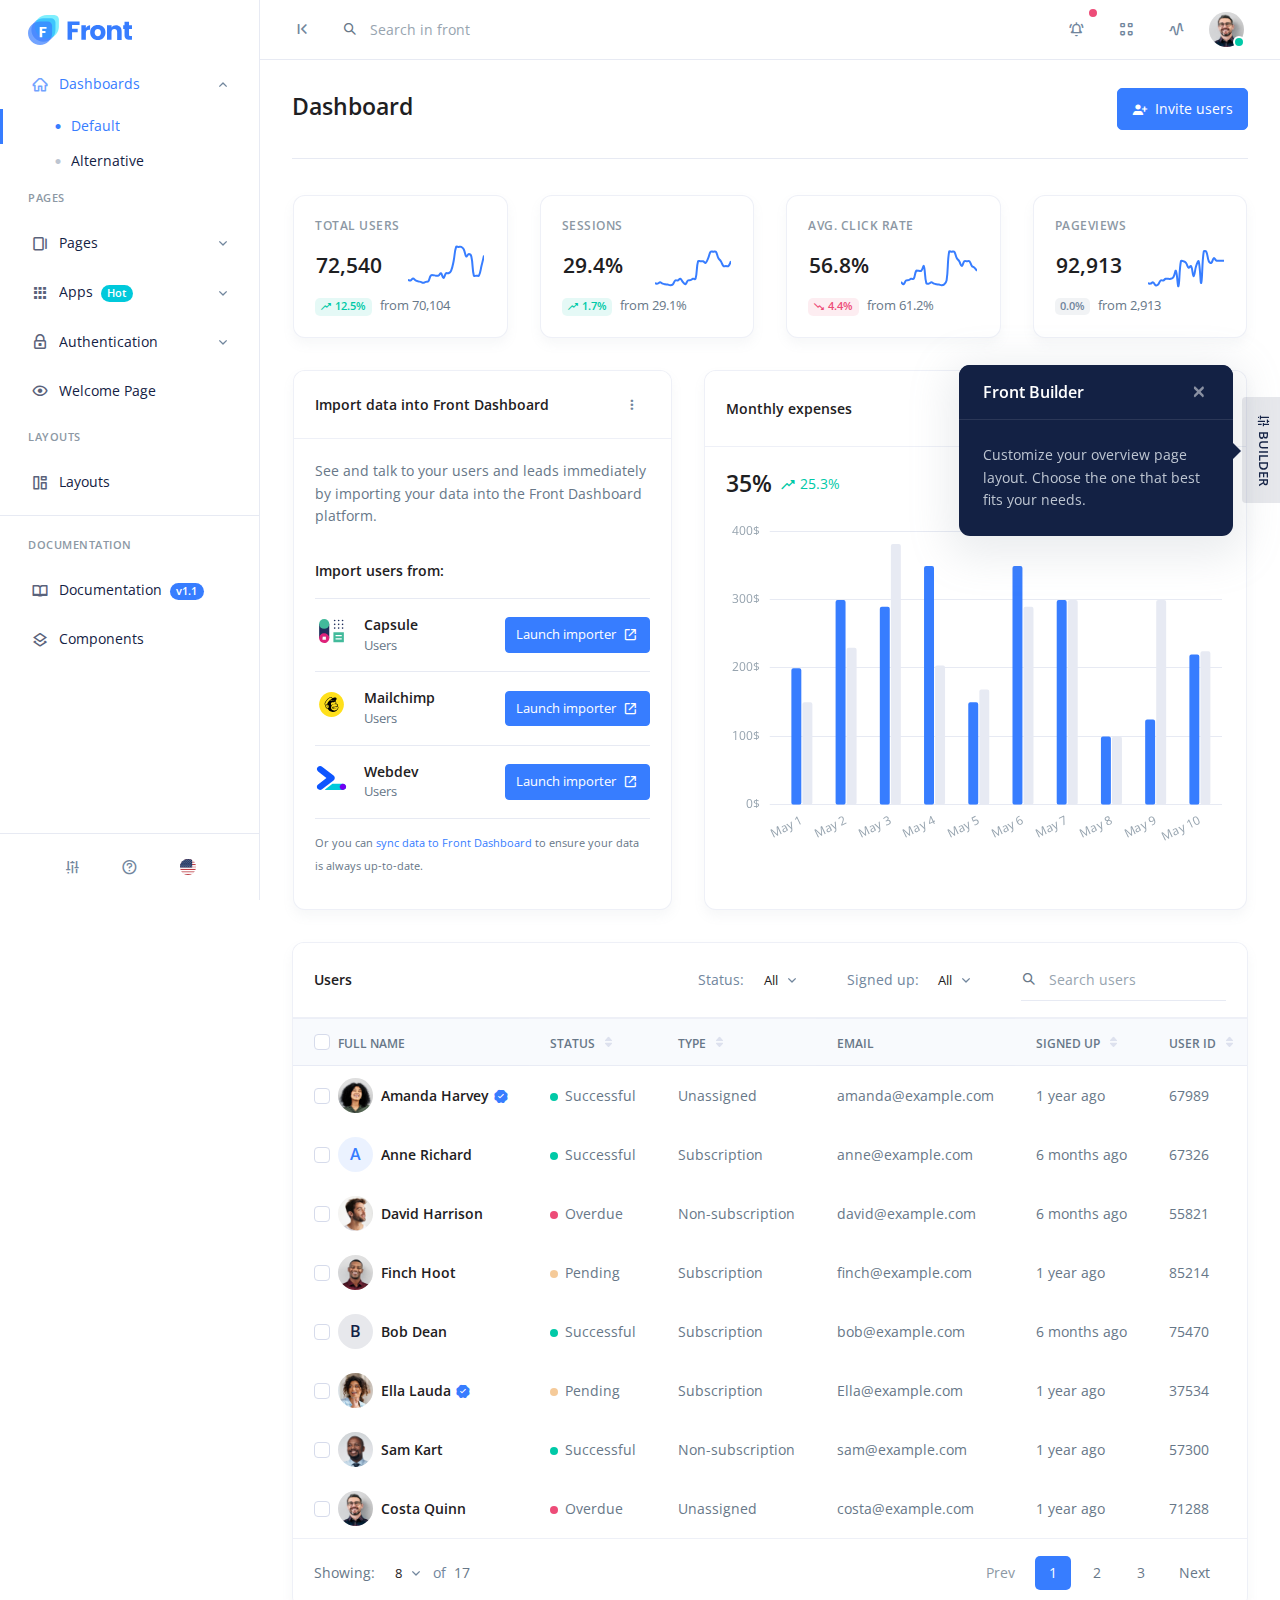
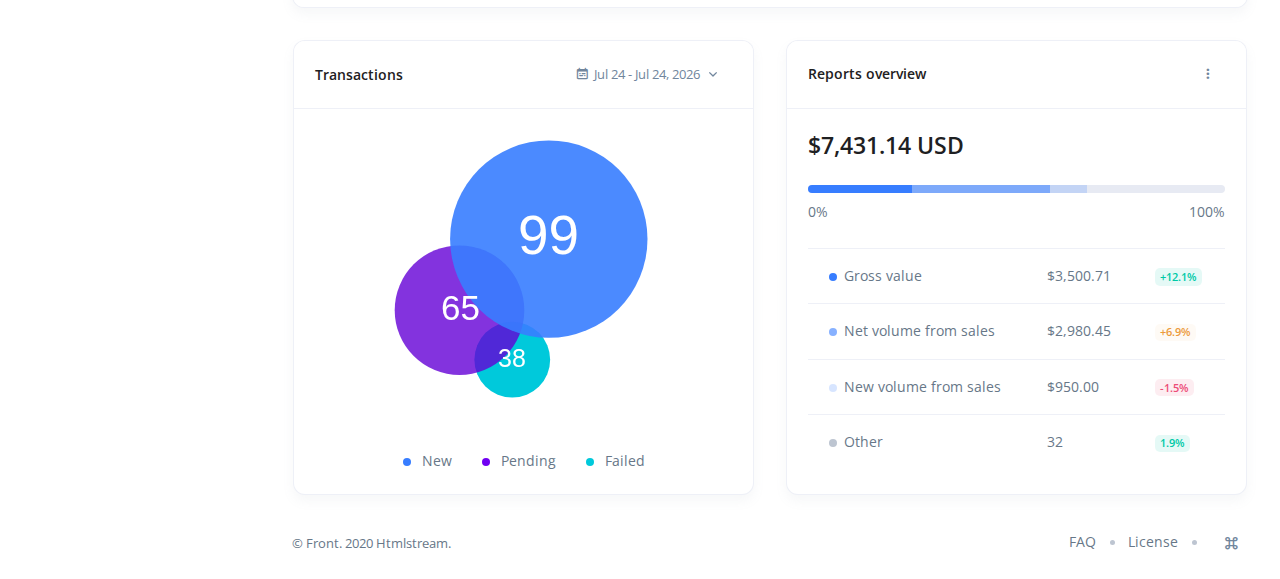
<file: front-dashboard/index.html>
﻿<!DOCTYPE html>
<html lang="en">
  <head>
    <!-- Required Meta Tags Always Come First -->
    <meta charset="utf-8">
    <meta name="viewport" content="width=device-width, initial-scale=1, shrink-to-fit=no">

    <!-- Title -->
    <title>Dashboard | Front - Admin &amp; Dashboard Template</title>

    <!-- Favicon -->
    <link rel="shortcut icon" href="favicon.ico">

    <!-- Font -->
    <link href="https://fonts.googleapis.com/css2?family=Open+Sans:wght@400;600&display=swap" rel="stylesheet">

    <!-- CSS Implementing Plugins -->
    <link rel="stylesheet" href="assets\css\vendor.min.css">
    <link rel="stylesheet" href="assets\vendor\icon-set\style.css">
    
    

    <!-- CSS Front Template -->
    <link rel="stylesheet" href="assets\css\theme.min.css?v=1.0">
  </head>

  <body class="   footer-offset">
    
      <script src="assets\vendor\hs-navbar-vertical-aside\hs-navbar-vertical-aside-mini-cache.js"></script>
    

    <!-- ONLY DEV -->
    
      <!-- Builder -->
      <div id="styleSwitcherDropdown" class="hs-unfold-content sidebar sidebar-bordered sidebar-box-shadow" style="width: 35rem;">
        <div class="card card-lg border-0 h-100">
          <div class="card-header align-items-start">
            <div class="mr-2">
              <h3 class="card-header-title">Front Builder</h3>
              <p>Customize your overview page layout. Choose the one that best fits your needs.</p>
            </div>

            <!-- Toggle Button -->
            <a class="js-hs-unfold-invoker btn btn-icon btn-xs btn-ghost-dark" href="javascript:;" data-hs-unfold-options='{
                  "target": "#styleSwitcherDropdown",
                  "type": "css-animation",
                  "animationIn": "fadeInRight",
                  "animationOut": "fadeOutRight",
                  "hasOverlay": true,
                  "smartPositionOff": true
                 }'>
              <i class="tio-clear tio-lg"></i>
            </a>
            <!-- End Toggle Button -->
          </div>

          <!-- Body -->
          <div class="card-body sidebar-scrollbar">
            <h4 class="mb-1">Layout skins <span id="js-builder-disabled" class="badge badge-soft-danger" style="opacity: 0">Disabled</span></h4>
            <p>3 kinds of layout skins to choose from.</p>

            <div class="row gx-2 mb-5">
              <!-- Custom Radio -->
              <div class="col-4 text-center">
                <div class="text-center">
                  <div class="custom-checkbox-card mb-2">
                    <input type="radio" class="custom-checkbox-card-input" name="layoutSkinsRadio" id="layoutSkinsRadio1" checked="" value="default">
                    <label class="custom-checkbox-card-label" for="layoutSkinsRadio1">
                      <img class="custom-checkbox-card-img" src="assets\svg\layouts\layouts-sidebar-default.svg" alt="Image Description">
                    </label>
                    <span class="custom-checkbox-card-text">Default</span>
                  </div>
                </div>
              </div>
              <!-- End Custom Radio -->

              <!-- Custom Radio -->
              <div class="col-4 text-center">
                <div class="text-center">
                  <div class="custom-checkbox-card mb-2">
                    <input type="radio" class="custom-checkbox-card-input" name="layoutSkinsRadio" id="layoutSkinsRadio2" value="navbar-dark">
                    <label class="custom-checkbox-card-label" for="layoutSkinsRadio2">
                      <img class="custom-checkbox-card-img" src="assets\svg\layouts\layouts-sidebar-dark.svg" alt="Image Description">
                    </label>
                    <span class="custom-checkbox-card-text">Dark</span>
                  </div>
                </div>
              </div>
              <!-- End Custom Radio -->

              <!-- Custom Radio -->
              <div class="col-4 text-center">
                <div class="text-center">
                  <div class="custom-checkbox-card mb-2">
                    <input type="radio" class="custom-checkbox-card-input" name="layoutSkinsRadio" id="layoutSkinsRadio3" value="navbar-light">
                    <label class="custom-checkbox-card-label" for="layoutSkinsRadio3">
                      <img class="custom-checkbox-card-img" src="assets\svg\layouts\layouts-sidebar-light.svg" alt="Image Description">
                    </label>
                    <span class="custom-checkbox-card-text">Light</span>
                  </div>
                </div>
              </div>
              <!-- End Custom Radio -->
            </div>
            <!-- End Row -->

            <h4 class="mb-1">Sidebar layout options</h4>
            <p>Choose between standard navigation sizing, mini or even compact with icons.</p>

            <div class="row gx-2 mb-5">
              <!-- Custom Radio -->
              <div class="col-4 text-center">
                <div class="text-center">
                  <div class="custom-checkbox-card mb-2">
                    <input type="radio" class="custom-checkbox-card-input" name="sidebarLayoutOptions" id="sidebarLayoutOptions1" checked="" value="default">
                    <label class="custom-checkbox-card-label" for="sidebarLayoutOptions1">
                      <img class="custom-checkbox-card-img" src="assets\svg\layouts\sidebar-default-classic.svg" alt="Image Description">
                    </label>
                    <span class="custom-checkbox-card-text">Default</span>
                  </div>
                </div>
              </div>
              <!-- End Custom Radio -->

              <!-- Custom Radio -->
              <div class="col-4 text-center">
                <div class="text-center">
                  <div class="custom-checkbox-card mb-2">
                    <input type="radio" class="custom-checkbox-card-input" name="sidebarLayoutOptions" id="sidebarLayoutOptions2" value="navbar-vertical-aside-compact-mode">
                    <label class="custom-checkbox-card-label" for="sidebarLayoutOptions2">
                      <img class="custom-checkbox-card-img" src="assets\svg\layouts\sidebar-compact.svg" alt="Image Description">
                    </label>
                    <span class="custom-checkbox-card-text">Compact</span>
                  </div>
                </div>
              </div>
              <!-- End Custom Radio -->

              <!-- Custom Radio -->
              <div class="col-4 text-center">
                <div class="text-center">
                  <div class="custom-checkbox-card mb-2">
                    <input type="radio" class="custom-checkbox-card-input" name="sidebarLayoutOptions" id="sidebarLayoutOptions3" value="navbar-vertical-aside-mini-mode">
                    <label class="custom-checkbox-card-label" for="sidebarLayoutOptions3">
                      <img class="custom-checkbox-card-img" src="assets\svg\layouts\sidebar-mini.svg" alt="Image Description">
                    </label>
                    <span class="custom-checkbox-card-text">Mini</span>
                  </div>
                </div>
              </div>
              <!-- End Custom Radio -->
            </div>
            <!-- End Row -->

            <h4 class="mb-1">Header layout options</h4>
            <p>Choose the primary navigation of your header layout.</p>

            <div class="row gx-2">
              <!-- Custom Radio -->
              <div class="col-4 text-center">
                <div class="text-center">
                  <div class="custom-checkbox-card mb-2">
                    <input type="radio" class="custom-checkbox-card-input" name="headerLayoutOptions" id="headerLayoutOptions1" value="single">
                    <label class="custom-checkbox-card-label" for="headerLayoutOptions1">
                      <img class="custom-checkbox-card-img" src="assets\svg\layouts\header-default-fluid.svg" alt="Image Description">
                    </label>
                    <span class="custom-checkbox-card-text">Default (Fluid)</span>
                  </div>
                </div>
              </div>
              <!-- End Custom Radio -->

              <!-- Custom Radio -->
              <div class="col-4 text-center">
                <div class="text-center">
                  <div class="custom-checkbox-card mb-2">
                    <input type="radio" class="custom-checkbox-card-input" name="headerLayoutOptions" id="headerLayoutOptions2" value="single-container">
                    <label class="custom-checkbox-card-label" for="headerLayoutOptions2">
                      <img class="custom-checkbox-card-img" src="assets\svg\layouts\header-default-container.svg" alt="Image Description">
                    </label>
                    <span class="custom-checkbox-card-text">Default (Container)</span>
                  </div>
                </div>
              </div>
              <!-- End Custom Radio -->

              <!-- Custom Radio -->
              <div class="col-4 text-center">
                <div class="text-center">
                  <div class="custom-checkbox-card mb-2">
                    <input type="radio" class="custom-checkbox-card-input" name="headerLayoutOptions" id="headerLayoutOptions3" value="double">
                    <label class="custom-checkbox-card-label" for="headerLayoutOptions3">
                      <img class="custom-checkbox-card-img" src="assets\svg\layouts\header-double-line-fluid.svg" alt="Image Description">
                    </label>
                    <span class="custom-checkbox-card-text">Double line (Fluid)</span>
                  </div>
                </div>
              </div>
              <!-- End Custom Radio -->

              <!-- Custom Radio -->
              <div class="col-4 text-center mt-2">
                <div class="text-center">
                  <div class="custom-checkbox-card mb-2">
                    <input type="radio" class="custom-checkbox-card-input" name="headerLayoutOptions" id="headerLayoutOptions4" value="double-container">
                    <label class="custom-checkbox-card-label" for="headerLayoutOptions4">
                      <img class="custom-checkbox-card-img" src="assets\svg\layouts\header-double-line-container.svg" alt="Image Description">
                    </label>
                    <span class="custom-checkbox-card-text">Double line (Container)</span>
                  </div>
                </div>
              </div>
              <!-- End Custom Radio -->
            </div>
            <!-- End Row -->
          </div>
          <!-- End Body -->

          <!-- Footer -->
          <div class="card-footer">
            <div class="row gx-2">
              <div class="col">
                <button type="button" id="js-builder-reset" class="btn btn-block btn-lg btn-white">
                  <i class="tio-restore"></i> Reset
                </button>
              </div>
              <div class="col">
                <button type="button" id="js-builder-preview" class="btn btn-block btn-lg btn-primary">
                  <i class="tio-visible"></i> Preview
                </button>
              </div>
            </div>
            <!-- End Row -->
          </div>
          <!-- End Footer -->
        </div>
      </div>
      <!-- End Builder -->

      <!-- Builder Toggle -->
      <div class="d-none d-md-block position-fixed bottom-0 right-0 mr-5 mb-10" style="z-index: 3;">
        <div style="position: fixed; top: 50%; right: 0; margin-right: -.25rem; transform: translateY(-50%); writing-mode: vertical-rl; text-orientation: sideways;">
          <div class="hs-unfold">
            <a id="builderPopover" class="js-hs-unfold-invoker btn btn-sm btn-soft-dark py-3" href="javascript:;" data-template='<div class="d-none d-md-block popover" role="tooltip"><div class="arrow"></div><h3 class="popover-header"></h3><div class="popover-body"></div></div>' data-toggle="popover" data-placement="left" title="<div class='d-flex align-items-center'>Front Builder <a href='#!' class='close close-light ml-auto'><i id='closeBuilderPopover' class='tio-clear'></i></a></div>" data-content="Customize your overview page layout. Choose the one that best fits your needs." data-html="true" data-hs-unfold-options='{
                "target": "#styleSwitcherDropdown",
                "type": "css-animation",
                "animationIn": "fadeInRight",
                "animationOut": "fadeOutRight",
                "hasOverlay": true,
                "smartPositionOff": true
               }'>
              <i class="tio-tune mr-2"></i>
              <span class="font-weight-bold text-uppercase">Builder</span>
            </a>
          </div>
        </div>
      </div>
      <!-- End Builder Toggle -->

      <!-- JS Preview mode only -->
      <div id="headerMain" class="d-none"><header id="header" class="navbar navbar-expand-lg navbar-fixed navbar-height navbar-flush navbar-container navbar-bordered">
  <div class="navbar-nav-wrap">
    <div class="navbar-brand-wrapper">
      <!-- Logo -->
      <a class="navbar-brand" href="index.html" aria-label="Front">
        <img class="navbar-brand-logo" src="assets\svg\logos\logo.svg" alt="Logo">
        <img class="navbar-brand-logo-mini" src="assets\svg\logos\logo-short.svg" alt="Logo">
      </a>
      <!-- End Logo -->
    </div>

    <div class="navbar-nav-wrap-content-left">
      <!-- Navbar Vertical Toggle -->
      <button type="button" class="js-navbar-vertical-aside-toggle-invoker close mr-3">
        <i class="tio-first-page navbar-vertical-aside-toggle-short-align" data-toggle="tooltip" data-placement="right" title="Collapse"></i>
        <i class="tio-last-page navbar-vertical-aside-toggle-full-align" data-template='<div class="tooltip d-none d-sm-block" role="tooltip"><div class="arrow"></div><div class="tooltip-inner"></div></div>' data-toggle="tooltip" data-placement="right" title="Expand"></i>
      </button>
      <!-- End Navbar Vertical Toggle -->

      <!-- Search Form -->
      <div class="d-none d-md-block">
        <form class="position-relative">
          <!-- Input Group -->
          <div class="input-group input-group-merge input-group-borderless input-group-hover-light navbar-input-group">
            <div class="input-group-prepend">
              <div class="input-group-text">
                <i class="tio-search"></i>
              </div>
            </div>
            <input type="search" class="js-form-search form-control" placeholder="Search in front" aria-label="Search in front" data-hs-form-search-options='{
                     "clearIcon": "#clearSearchResultsIcon",
                     "dropMenuElement": "#searchDropdownMenu",
                     "dropMenuOffset": 20,
                     "toggleIconOnFocus": true,
                     "activeClass": "focus"
                   }'>
            <a class="input-group-append" href="javascript:;">
              <span class="input-group-text">
                <i id="clearSearchResultsIcon" class="tio-clear" style="display: none;"></i>
              </span>
            </a>
          </div>
          <!-- End Input Group -->

          <!-- Card Search Content -->
          <div id="searchDropdownMenu" class="hs-form-search-menu-content card dropdown-menu dropdown-card overflow-hidden">
            <!-- Body -->
            <div class="card-body-height py-3">
              <small class="dropdown-header mb-n2">Recent searches</small>

              <div class="dropdown-item bg-transparent text-wrap my-2">
                <span class="h4 mr-1">
                  <a class="btn btn-xs btn-soft-dark btn-pill" href="index.html">
                    Gulp <i class="tio-search ml-1"></i>
                  </a>
                </span>
                <span class="h4">
                  <a class="btn btn-xs btn-soft-dark btn-pill" href="index.html">
                    Notification panel <i class="tio-search ml-1"></i>
                  </a>
                </span>
              </div>

              <div class="dropdown-divider my-3"></div>

              <small class="dropdown-header mb-n2">Tutorials</small>

              <a class="dropdown-item my-2" href="index.html">
                <div class="media align-items-center">
                  <span class="icon icon-xs icon-soft-dark icon-circle mr-2">
                    <i class="tio-tune"></i>
                  </span>

                  <div class="media-body text-truncate">
                    <span>How to set up Gulp?</span>
                  </div>
                </div>
              </a>

              <a class="dropdown-item my-2" href="index.html">
                <div class="media align-items-center">
                  <span class="icon icon-xs icon-soft-dark icon-circle mr-2">
                    <i class="tio-paint-bucket"></i>
                  </span>

                  <div class="media-body text-truncate">
                    <span>How to change theme color?</span>
                  </div>
                </div>
              </a>

              <div class="dropdown-divider my-3"></div>

              <small class="dropdown-header mb-n2">Members</small>

              <a class="dropdown-item my-2" href="index.html">
                <div class="media align-items-center">
                  <img class="avatar avatar-xs avatar-circle mr-2" src="assets\img\160x160\img10.jpg" alt="Image Description">
                  <div class="media-body text-truncate">
                    <span>Amanda Harvey <i class="tio-verified text-primary" data-toggle="tooltip" data-placement="top" title="Top endorsed"></i></span>
                  </div>
                </div>
              </a>

              <a class="dropdown-item my-2" href="index.html">
                <div class="media align-items-center">
                  <img class="avatar avatar-xs avatar-circle mr-2" src="assets\img\160x160\img3.jpg" alt="Image Description">
                  <div class="media-body text-truncate">
                    <span>David Harrison</span>
                  </div>
                </div>
              </a>

              <a class="dropdown-item my-2" href="index.html">
                <div class="media align-items-center">
                  <div class="avatar avatar-xs avatar-soft-info avatar-circle mr-2">
                    <span class="avatar-initials">A</span>
                  </div>
                  <div class="media-body text-truncate">
                    <span>Anne Richard</span>
                  </div>
                </div>
              </a>
            </div>
            <!-- End Body -->

            <!-- Footer -->
            <a class="card-footer text-center" href="index.html">
              See all results
              <i class="tio-chevron-right"></i>
            </a>
            <!-- End Footer -->
          </div>
          <!-- End Card Search Content -->
        </form>
      </div>
      <!-- End Search Form -->
    </div>

    <!-- Secondary Content -->
    <div class="navbar-nav-wrap-content-right">
      <!-- Navbar -->
      <ul class="navbar-nav align-items-center flex-row">
        <li class="nav-item d-md-none">
          <!-- Search Trigger -->
          <div class="hs-unfold">
            <a class="js-hs-unfold-invoker btn btn-icon btn-ghost-secondary rounded-circle" href="javascript:;" data-hs-unfold-options='{
                 "target": "#searchDropdown",
                 "type": "css-animation",
                 "animationIn": "fadeIn",
                 "hasOverlay": "rgba(46, 52, 81, 0.1)",
                 "closeBreakpoint": "md"
               }'>
              <i class="tio-search"></i>
            </a>
          </div>
          <!-- End Search Trigger -->
        </li>

        <li class="nav-item d-none d-sm-inline-block">
          <!-- Notification -->
          <div class="hs-unfold">
            <a class="js-hs-unfold-invoker btn btn-icon btn-ghost-secondary rounded-circle" href="javascript:;" data-hs-unfold-options='{
                 "target": "#notificationDropdown",
                 "type": "css-animation"
               }'>
              <i class="tio-notifications-on-outlined"></i>
              <span class="btn-status btn-sm-status btn-status-danger"></span>
            </a>

            <div id="notificationDropdown" class="hs-unfold-content dropdown-unfold dropdown-menu dropdown-menu-right navbar-dropdown-menu" style="width: 25rem;">
              <!-- Header -->
              <div class="card-header">
                <span class="card-title h4">Notifications</span>

                <!-- Unfold -->
                <div class="hs-unfold">
                  <a class="js-hs-unfold-invoker btn btn-icon btn-sm btn-ghost-secondary rounded-circle" href="javascript:;" data-hs-unfold-options='{
                       "target": "#notificationSettingsOneDropdown",
                       "type": "css-animation"
                     }'>
                    <i class="tio-more-vertical"></i>
                  </a>
                  <div id="notificationSettingsOneDropdown" class="hs-unfold-content dropdown-unfold dropdown-menu dropdown-menu-right">
                    <span class="dropdown-header">Settings</span>
                    <a class="dropdown-item" href="#">
                      <i class="tio-archive dropdown-item-icon"></i> Archive all
                    </a>
                    <a class="dropdown-item" href="#">
                      <i class="tio-all-done dropdown-item-icon"></i> Mark all as read
                    </a>
                    <a class="dropdown-item" href="#">
                      <i class="tio-toggle-off dropdown-item-icon"></i> Disable notifications
                    </a>
                    <a class="dropdown-item" href="#">
                      <i class="tio-gift dropdown-item-icon"></i> What's new?
                    </a>
                    <div class="dropdown-divider"></div>
                    <span class="dropdown-header">Feedback</span>
                    <a class="dropdown-item" href="#">
                      <i class="tio-chat-outlined dropdown-item-icon"></i> Report
                    </a>
                  </div>
                </div>
                <!-- End Unfold -->
              </div>
              <!-- End Header -->

              <!-- Nav -->
              <ul class="nav nav-tabs nav-justified" id="notificationTab" role="tablist">
                <li class="nav-item">
                  <a class="nav-link active" id="notificationNavOne-tab" data-toggle="tab" href="#notificationNavOne" role="tab" aria-controls="notificationNavOne" aria-selected="true">Messages (3)</a>
                </li>
                <li class="nav-item">
                  <a class="nav-link" id="notificationNavTwo-tab" data-toggle="tab" href="#notificationNavTwo" role="tab" aria-controls="notificationNavTwo" aria-selected="false">Archived</a>
                </li>
              </ul>
              <!-- End Nav -->

              <!-- Body -->
              <div class="card-body-height">
                <!-- Tab Content -->
                <div class="tab-content" id="notificationTabContent">
                  <div class="tab-pane fade show active" id="notificationNavOne" role="tabpanel" aria-labelledby="notificationNavOne-tab">
                    <ul class="list-group list-group-flush navbar-card-list-group">
                      <!-- Item -->
                      <li class="list-group-item custom-checkbox-list-wrapper">
                        <div class="row">
                          <div class="col-auto position-static">
                            <div class="d-flex align-items-center">
                              <div class="custom-control custom-checkbox custom-checkbox-list">
                                <input type="checkbox" class="custom-control-input" id="notificationCheck1" checked="">
                                <label class="custom-control-label" for="notificationCheck1"></label>
                                <span class="custom-checkbox-list-stretched-bg"></span>
                              </div>
                              <div class="avatar avatar-sm avatar-circle">
                                <img class="avatar-img" src="assets\img\160x160\img3.jpg" alt="Image Description">
                              </div>
                            </div>
                          </div>
                          <div class="col ml-n3">
                            <span class="card-title h5">Brian Warner</span>
                            <p class="card-text font-size-sm">changed an issue from "In Progress" to <span class="badge badge-success">Review</span></p>
                          </div>
                          <small class="col-auto text-muted text-cap">2hr</small>
                        </div>
                        <a class="stretched-link" href="#"></a>
                      </li>
                      <!-- End Item -->

                      <!-- Item -->
                      <li class="list-group-item custom-checkbox-list-wrapper">
                        <div class="row">
                          <div class="col-auto position-static">
                            <div class="d-flex align-items-center">
                              <div class="custom-control custom-checkbox custom-checkbox-list">
                                <input type="checkbox" class="custom-control-input" id="notificationCheck2" checked="">
                                <label class="custom-control-label" for="notificationCheck2"></label>
                                <span class="custom-checkbox-list-stretched-bg"></span>
                              </div>
                              <div class="avatar avatar-sm avatar-soft-dark avatar-circle">
                                <span class="avatar-initials">K</span>
                              </div>
                            </div>
                          </div>
                          <div class="col ml-n3">
                            <span class="card-title h5">Klara Hampton</span>
                            <p class="card-text font-size-sm">mentioned you in a comment</p>
                            <blockquote class="blockquote blockquote-sm">
                              Nice work, love! You really nailed it. Keep it up!
                            </blockquote>
                          </div>
                          <small class="col-auto text-muted text-cap">10hr</small>
                        </div>
                        <a class="stretched-link" href="#"></a>
                      </li>
                      <!-- End Item -->

                      <!-- Item -->
                      <li class="list-group-item custom-checkbox-list-wrapper">
                        <div class="row">
                          <div class="col-auto position-static">
                            <div class="d-flex align-items-center">
                              <div class="custom-control custom-checkbox custom-checkbox-list">
                                <input type="checkbox" class="custom-control-input" id="notificationCheck4" checked="">
                                <label class="custom-control-label" for="notificationCheck4"></label>
                                <span class="custom-checkbox-list-stretched-bg"></span>
                              </div>
                              <div class="avatar avatar-sm avatar-circle">
                                <img class="avatar-img" src="assets\img\160x160\img10.jpg" alt="Image Description">
                              </div>
                            </div>
                          </div>
                          <div class="col ml-n3">
                            <span class="card-title h5">Ruby Walter</span>
                            <p class="card-text font-size-sm">joined the Slack group HS Team</p>
                          </div>
                          <small class="col-auto text-muted text-cap">3dy</small>
                        </div>
                        <a class="stretched-link" href="#"></a>
                      </li>
                      <!-- End Item -->

                      <!-- Item -->
                      <li class="list-group-item custom-checkbox-list-wrapper">
                        <div class="row">
                          <div class="col-auto position-static">
                            <div class="d-flex align-items-center">
                              <div class="custom-control custom-checkbox custom-checkbox-list">
                                <input type="checkbox" class="custom-control-input" id="notificationCheck3">
                                <label class="custom-control-label" for="notificationCheck3"></label>
                                <span class="custom-checkbox-list-stretched-bg"></span>
                              </div>
                              <div class="avatar avatar-sm avatar-circle">
                                <img class="avatar-img" src="assets\svg\brands\google.svg" alt="Image Description">
                              </div>
                            </div>
                          </div>
                          <div class="col ml-n3">
                            <span class="card-title h5">from Google</span>
                            <p class="card-text font-size-sm">Start using forms to capture the information of prospects visiting your Google website</p>
                          </div>
                          <small class="col-auto text-muted text-cap">17dy</small>
                        </div>
                        <a class="stretched-link" href="#"></a>
                      </li>
                      <!-- End Item -->

                      <!-- Item -->
                      <li class="list-group-item custom-checkbox-list-wrapper">
                        <div class="row">
                          <div class="col-auto position-static">
                            <div class="d-flex align-items-center">
                              <div class="custom-control custom-checkbox custom-checkbox-list">
                                <input type="checkbox" class="custom-control-input" id="notificationCheck5">
                                <label class="custom-control-label" for="notificationCheck5"></label>
                                <span class="custom-checkbox-list-stretched-bg"></span>
                              </div>
                              <div class="avatar avatar-sm avatar-circle">
                                <img class="avatar-img" src="assets\img\160x160\img7.jpg" alt="Image Description">
                              </div>
                            </div>
                          </div>
                          <div class="col ml-n3">
                            <span class="card-title h5">Sara Villar</span>
                            <p class="card-text font-size-sm">completed <i class="tio-folder-bookmarked text-primary"></i> FD-7 task</p>
                          </div>
                          <small class="col-auto text-muted text-cap">2mn</small>
                        </div>
                        <a class="stretched-link" href="#"></a>
                      </li>
                      <!-- End Item -->
                    </ul>
                  </div>

                  <div class="tab-pane fade" id="notificationNavTwo" role="tabpanel" aria-labelledby="notificationNavTwo-tab">
                    <ul class="list-group list-group-flush navbar-card-list-group">
                      <!-- Item -->
                      <li class="list-group-item custom-checkbox-list-wrapper">
                        <div class="row">
                          <div class="col-auto position-static">
                            <div class="d-flex align-items-center">
                              <div class="custom-control custom-checkbox custom-checkbox-list">
                                <input type="checkbox" class="custom-control-input" id="notificationCheck7">
                                <label class="custom-control-label" for="notificationCheck7"></label>
                                <span class="custom-checkbox-list-stretched-bg"></span>
                              </div>
                              <div class="avatar avatar-sm avatar-soft-dark avatar-circle">
                                <span class="avatar-initials">A</span>
                              </div>
                            </div>
                          </div>
                          <div class="col ml-n3">
                            <span class="card-title h5">Anne Richard</span>
                            <p class="card-text font-size-sm">accepted your invitation to join Notion</p>
                          </div>
                          <small class="col-auto text-muted text-cap">1dy</small>
                        </div>
                        <a class="stretched-link" href="#"></a>
                      </li>
                      <!-- End Item -->

                      <!-- Item -->
                      <li class="list-group-item custom-checkbox-list-wrapper">
                        <div class="row">
                          <div class="col-auto position-static">
                            <div class="d-flex align-items-center">
                              <div class="custom-control custom-checkbox custom-checkbox-list">
                                <input type="checkbox" class="custom-control-input" id="notificationCheck6">
                                <label class="custom-control-label" for="notificationCheck6"></label>
                                <span class="custom-checkbox-list-stretched-bg"></span>
                              </div>
                              <div class="avatar avatar-sm avatar-circle">
                                <img class="avatar-img" src="assets\img\160x160\img5.jpg" alt="Image Description">
                              </div>
                            </div>
                          </div>
                          <div class="col ml-n3">
                            <span class="card-title h5">Finch Hoot</span>
                            <p class="card-text font-size-sm">left Slack group HS projects</p>
                          </div>
                          <small class="col-auto text-muted text-cap">3dy</small>
                        </div>
                        <a class="stretched-link" href="#"></a>
                      </li>
                      <!-- End Item -->

                      <!-- Item -->
                      <li class="list-group-item custom-checkbox-list-wrapper">
                        <div class="row">
                          <div class="col-auto position-static">
                            <div class="d-flex align-items-center">
                              <div class="custom-control custom-checkbox custom-checkbox-list">
                                <input type="checkbox" class="custom-control-input" id="notificationCheck8">
                                <label class="custom-control-label" for="notificationCheck8"></label>
                                <span class="custom-checkbox-list-stretched-bg"></span>
                              </div>
                              <div class="avatar avatar-sm avatar-dark avatar-circle">
                                <span class="avatar-initials">HS</span>
                              </div>
                            </div>
                          </div>
                          <div class="col ml-n3">
                            <span class="card-title h5">Htmlstream</span>
                            <p class="card-text font-size-sm">you earned a "Top endorsed" <i class="tio-verified text-primary"></i> badge</p>
                          </div>
                          <small class="col-auto text-muted text-cap">6dy</small>
                        </div>
                        <a class="stretched-link" href="#"></a>
                      </li>
                      <!-- End Item -->

                      <!-- Item -->
                      <li class="list-group-item custom-checkbox-list-wrapper">
                        <div class="row">
                          <div class="col-auto position-static">
                            <div class="d-flex align-items-center">
                              <div class="custom-control custom-checkbox custom-checkbox-list">
                                <input type="checkbox" class="custom-control-input" id="notificationCheck9">
                                <label class="custom-control-label" for="notificationCheck9"></label>
                                <span class="custom-checkbox-list-stretched-bg"></span>
                              </div>
                              <div class="avatar avatar-sm avatar-circle">
                                <img class="avatar-img" src="assets\img\160x160\img8.jpg" alt="Image Description">
                              </div>
                            </div>
                          </div>
                          <div class="col ml-n3">
                            <span class="card-title h5">Linda Bates</span>
                            <p class="card-text font-size-sm">Accepted your connection</p>
                          </div>
                          <small class="col-auto text-muted text-cap">17dy</small>
                        </div>
                        <a class="stretched-link" href="#"></a>
                      </li>
                      <!-- End Item -->

                      <!-- Item -->
                      <li class="list-group-item custom-checkbox-list-wrapper">
                        <div class="row">
                          <div class="col-auto position-static">
                            <div class="d-flex align-items-center">
                              <div class="custom-control custom-checkbox custom-checkbox-list">
                                <input type="checkbox" class="custom-control-input" id="notificationCheck10">
                                <label class="custom-control-label" for="notificationCheck10"></label>
                                <span class="custom-checkbox-list-stretched-bg"></span>
                              </div>
                              <div class="avatar avatar-sm avatar-soft-dark avatar-circle">
                                <span class="avatar-initials">L</span>
                              </div>
                            </div>
                          </div>
                          <div class="col ml-n3">
                            <span class="card-title h5">Lewis Clarke</span>
                            <p class="card-text font-size-sm">completed <i class="tio-folder-bookmarked text-primary"></i> FD-134 task</p>
                          </div>
                          <small class="col-auto text-muted text-cap">2mn</small>
                        </div>
                        <a class="stretched-link" href="#"></a>
                      </li>
                      <!-- End Item -->
                    </ul>
                  </div>
                </div>
                <!-- End Tab Content -->
              </div>
              <!-- End Body -->

              <!-- Card Footer -->
              <a class="card-footer text-center" href="#">
                View all notifications
                <i class="tio-chevron-right"></i>
              </a>
              <!-- End Card Footer -->
            </div>
          </div>
          <!-- End Notification -->
        </li>

        <li class="nav-item d-none d-sm-inline-block">
          <!-- Apps -->
          <div class="hs-unfold">
            <a class="js-hs-unfold-invoker btn btn-icon btn-ghost-secondary rounded-circle" href="javascript:;" data-hs-unfold-options='{
                 "target": "#appsDropdown",
                 "type": "css-animation"
               }'>
              <i class="tio-menu-vs-outlined"></i>
            </a>

            <div id="appsDropdown" class="hs-unfold-content dropdown-unfold dropdown-menu dropdown-menu-right navbar-dropdown-menu" style="width: 25rem;">
              <!-- Header -->
              <div class="card-header">
                <span class="card-title h4">Web apps &amp; services</span>
              </div>
              <!-- End Header -->

              <!-- Body -->
              <div class="card-body card-body-height">
                <!-- Nav -->
                <div class="nav nav-pills flex-column">
                  <a class="nav-link" href="#">
                    <div class="media align-items-center">
                      <span class="mr-3">
                        <img class="avatar avatar-xs avatar-4by3" src="assets\svg\brands\atlassian.svg" alt="Image Description">
                      </span>
                      <div class="media-body text-truncate">
                        <span class="h5 mb-0">Atlassian</span>
                        <span class="d-block font-size-sm text-body">Security and control across Cloud</span>
                      </div>
                    </div>
                  </a>

                  <a class="nav-link" href="#">
                    <div class="media align-items-center">
                      <span class="mr-3">
                        <img class="avatar avatar-xs avatar-4by3" src="assets\svg\brands\slack.svg" alt="Image Description">
                      </span>
                      <div class="media-body text-truncate">
                        <span class="h5 mb-0">Slack <span class="badge badge-primary badge-pill text-uppercase ml-1">Try</span></span>
                        <span class="d-block font-size-sm text-body">Email collaboration software</span>
                      </div>
                    </div>
                  </a>

                  <a class="nav-link" href="#">
                    <div class="media align-items-center">
                      <span class="mr-3">
                        <img class="avatar avatar-xs avatar-4by3" src="assets\svg\brands\google-webdev.svg" alt="Image Description">
                      </span>
                      <div class="media-body text-truncate">
                        <span class="h5 mb-0">Google webdev</span>
                        <span class="d-block font-size-sm text-body">Work involved in developing a website</span>
                      </div>
                    </div>
                  </a>

                  <a class="nav-link" href="#">
                    <div class="media align-items-center">
                      <span class="mr-3">
                        <img class="avatar avatar-xs avatar-4by3" src="assets\svg\brands\frontapp.svg" alt="Image Description">
                      </span>
                      <div class="media-body text-truncate">
                        <span class="h5 mb-0">Frontapp</span>
                        <span class="d-block font-size-sm text-body">The inbox for teams</span>
                      </div>
                    </div>
                  </a>

                  <a class="nav-link" href="#">
                    <div class="media align-items-center">
                      <span class="mr-3">
                        <img class="avatar avatar-xs avatar-4by3" src="assets\svg\illustrations\review-rating-shield.svg" alt="Image Description">
                      </span>
                      <div class="media-body text-truncate">
                        <span class="h5 mb-0">HS Support</span>
                        <span class="d-block font-size-sm text-body">Customer service and support</span>
                      </div>
                    </div>
                  </a>

                  <a class="nav-link" href="#">
                    <div class="media align-items-center">
                      <span class="avatar avatar-xs avatar-soft-dark mr-3">
                        <span class="avatar-initials"><i class="tio-apps"></i></span>
                      </span>
                      <div class="media-body text-truncate">
                        <span class="h5 mb-0">More Front products</span>
                        <span class="d-block font-size-sm text-body">Check out more HS products</span>
                      </div>
                    </div>
                  </a>
                </div>
                <!-- End Nav -->
              </div>
              <!-- End Body -->

              <!-- Footer -->
              <a class="card-footer text-center" href="#">
                View all apps
                <i class="tio-chevron-right"></i>
              </a>
              <!-- End Footer -->
            </div>
          </div>
          <!-- End Apps -->
        </li>

        <li class="nav-item d-none d-sm-inline-block">
          <!-- Activity -->
          <div class="hs-unfold">
            <a class="js-hs-unfold-invoker btn btn-icon btn-ghost-secondary rounded-circle" href="javascript:;" data-hs-unfold-options='{
                "target": "#activitySidebar",
                "type": "css-animation",
                "animationIn": "fadeInRight",
                "animationOut": "fadeOutRight",
                "hasOverlay": true,
                "smartPositionOff": true
               }'>
              <i class="tio-voice-line"></i>
            </a>
          </div>
          <!-- Activity -->
        </li>

        <li class="nav-item">
          <!-- Account -->
          <div class="hs-unfold">
            <a class="js-hs-unfold-invoker navbar-dropdown-account-wrapper" href="javascript:;" data-hs-unfold-options='{
                 "target": "#accountNavbarDropdown",
                 "type": "css-animation"
               }'>
              <div class="avatar avatar-sm avatar-circle">
                <img class="avatar-img" src="assets\img\160x160\img6.jpg" alt="Image Description">
                <span class="avatar-status avatar-sm-status avatar-status-success"></span>
              </div>
            </a>

            <div id="accountNavbarDropdown" class="hs-unfold-content dropdown-unfold dropdown-menu dropdown-menu-right navbar-dropdown-menu navbar-dropdown-account" style="width: 16rem;">
              <div class="dropdown-item-text">
                <div class="media align-items-center">
                  <div class="avatar avatar-sm avatar-circle mr-2">
                    <img class="avatar-img" src="assets\img\160x160\img6.jpg" alt="Image Description">
                  </div>
                  <div class="media-body">
                    <span class="card-title h5">Mark Williams</span>
                    <span class="card-text">mark@example.com</span>
                  </div>
                </div>
              </div>

              <div class="dropdown-divider"></div>

              <!-- Unfold -->
              <div class="hs-unfold w-100">
                <a class="js-hs-unfold-invoker navbar-dropdown-submenu-item dropdown-item d-flex align-items-center" href="javascript:;" data-hs-unfold-options='{
                     "target": "#navSubmenuPagesAccountDropdown1",
                     "event": "hover"
                   }'>
                  <span class="text-truncate pr-2" title="Set status">Set status</span>
                  <i class="tio-chevron-right navbar-dropdown-submenu-item-invoker ml-auto"></i>
                </a>

                <div id="navSubmenuPagesAccountDropdown1" class="hs-unfold-content hs-unfold-has-submenu dropdown-unfold dropdown-menu navbar-dropdown-sub-menu">
                  <a class="dropdown-item" href="#">
                    <span class="legend-indicator bg-success mr-1"></span>
                    <span class="text-truncate pr-2" title="Available">Available</span>
                  </a>
                  <a class="dropdown-item" href="#">
                    <span class="legend-indicator bg-danger mr-1"></span>
                    <span class="text-truncate pr-2" title="Busy">Busy</span>
                  </a>
                  <a class="dropdown-item" href="#">
                    <span class="legend-indicator bg-warning mr-1"></span>
                    <span class="text-truncate pr-2" title="Away">Away</span>
                  </a>
                  <div class="dropdown-divider"></div>
                  <a class="dropdown-item" href="#">
                    <span class="text-truncate pr-2" title="Reset status">Reset status</span>
                  </a>
                </div>
              </div>
              <!-- End Unfold -->

              <a class="dropdown-item" href="#">
                <span class="text-truncate pr-2" title="Profile &amp; account">Profile &amp; account</span>
              </a>

              <a class="dropdown-item" href="#">
                <span class="text-truncate pr-2" title="Settings">Settings</span>
              </a>

              <div class="dropdown-divider"></div>

              <a class="dropdown-item" href="#">
                <div class="media align-items-center">
                  <div class="avatar avatar-sm avatar-dark avatar-circle mr-2">
                    <span class="avatar-initials">HS</span>
                  </div>
                  <div class="media-body">
                    <span class="card-title h5">Htmlstream <span class="badge badge-primary badge-pill text-uppercase ml-1">PRO</span></span>
                    <span class="card-text">hs.example.com</span>
                  </div>
                </div>
              </a>

              <div class="dropdown-divider"></div>

              <!-- Unfold -->
              <div class="hs-unfold w-100">
                <a class="js-hs-unfold-invoker navbar-dropdown-submenu-item dropdown-item d-flex align-items-center" href="javascript:;" data-hs-unfold-options='{
                     "target": "#navSubmenuPagesAccountDropdown2",
                     "event": "hover"
                   }'>
                  <span class="text-truncate pr-2" title="Customization">Customization</span>
                  <i class="tio-chevron-right navbar-dropdown-submenu-item-invoker  ml-auto"></i>
                </a>

                <div id="navSubmenuPagesAccountDropdown2" class="hs-unfold-content hs-unfold-has-submenu dropdown-unfold dropdown-menu navbar-dropdown-sub-menu">
                  <a class="dropdown-item" href="#">
                    <span class="text-truncate pr-2" title="Invite people">Invite people</span>
                  </a>
                  <a class="dropdown-item" href="#">
                    <span class="text-truncate pr-2" title="Analytics">Analytics</span>
                    <i class="tio-open-in-new"></i>
                  </a>
                  <a class="dropdown-item" href="#">
                    <span class="text-truncate pr-2" title="Customize Front">Customize Front</span>
                    <i class="tio-open-in-new"></i>
                  </a>
                </div>
              </div>
              <!-- End Unfold -->

              <a class="dropdown-item" href="#">
                <span class="text-truncate pr-2" title="Manage team">Manage team</span>
              </a>

              <div class="dropdown-divider"></div>

              <a class="dropdown-item" href="#">
                <span class="text-truncate pr-2" title="Sign out">Sign out</span>
              </a>
            </div>
          </div>
          <!-- End Account -->
        </li>
      </ul>
      <!-- End Navbar -->
    </div>
    <!-- End Secondary Content -->
  </div>
</header></div>
      <div id="headerFluid" class="d-none"><header id="header" class="navbar navbar-expand-xl navbar-fixed navbar-height navbar-flush navbar-container navbar-bordered  ">
  <div class="js-mega-menu navbar-nav-wrap">
    <div class="navbar-brand-wrapper">
      <!-- Logo -->
      
      
        <a class="navbar-brand" href="index.html" aria-label="Front">
          <img class="navbar-brand-logo" src="assets\svg\logos\logo.svg" alt="Logo">
        </a>
      
      <!-- End Logo -->
    </div>

    <!-- Secondary Content -->
    <div class="navbar-nav-wrap-content-right">
      <!-- Navbar -->
      <ul class="navbar-nav align-items-center flex-row">
        <li class="nav-item d-none d-sm-inline-block">
          <!-- Notification -->
          <div class="hs-unfold">
            <a class="js-hs-unfold-invoker btn btn-icon btn-ghost-secondary rounded-circle" href="javascript:;" data-hs-unfold-options='{
                 "target": "#notificationDropdown",
                 "type": "css-animation"
               }'>
              <i class="tio-notifications-on-outlined"></i>
              <span class="btn-status btn-sm-status btn-status-danger"></span>
            </a>

            <div id="notificationDropdown" class="hs-unfold-content dropdown-unfold dropdown-menu dropdown-menu-right navbar-dropdown-menu" style="width: 25rem;">
              <!-- Header -->
              <div class="card-header">
                <span class="card-title h4">Notifications</span>

                <!-- Unfold -->
                <div class="hs-unfold">
                  <a class="js-hs-unfold-invoker btn btn-icon btn-sm btn-ghost-secondary rounded-circle" href="javascript:;" data-hs-unfold-options='{
                       "target": "#notificationSettingsOneDropdown",
                       "type": "css-animation"
                     }'>
                    <i class="tio-more-vertical"></i>
                  </a>
                  <div id="notificationSettingsOneDropdown" class="hs-unfold-content dropdown-unfold dropdown-menu dropdown-menu-right">
                    <span class="dropdown-header">Settings</span>
                    <a class="dropdown-item" href="#">
                      <i class="tio-archive dropdown-item-icon"></i> Archive all
                    </a>
                    <a class="dropdown-item" href="#">
                      <i class="tio-all-done dropdown-item-icon"></i> Mark all as read
                    </a>
                    <a class="dropdown-item" href="#">
                      <i class="tio-toggle-off dropdown-item-icon"></i> Disable notifications
                    </a>
                    <a class="dropdown-item" href="#">
                      <i class="tio-gift dropdown-item-icon"></i> What's new?
                    </a>
                    <div class="dropdown-divider"></div>
                    <span class="dropdown-header">Feedback</span>
                    <a class="dropdown-item" href="#">
                      <i class="tio-chat-outlined dropdown-item-icon"></i> Report
                    </a>
                  </div>
                </div>
                <!-- End Unfold -->
              </div>
              <!-- End Header -->

              <!-- Nav -->
              <ul class="nav nav-tabs nav-justified" id="notificationTab" role="tablist">
                <li class="nav-item">
                  <a class="nav-link active" id="notificationNavOne-tab" data-toggle="tab" href="#notificationNavOne" role="tab" aria-controls="notificationNavOne" aria-selected="true">Messages (3)</a>
                </li>
                <li class="nav-item">
                  <a class="nav-link" id="notificationNavTwo-tab" data-toggle="tab" href="#notificationNavTwo" role="tab" aria-controls="notificationNavTwo" aria-selected="false">Archived</a>
                </li>
              </ul>
              <!-- End Nav -->

              <!-- Body -->
              <div class="card-body-height">
                <!-- Tab Content -->
                <div class="tab-content" id="notificationTabContent">
                  <div class="tab-pane fade show active" id="notificationNavOne" role="tabpanel" aria-labelledby="notificationNavOne-tab">
                    <ul class="list-group list-group-flush navbar-card-list-group">
                      <!-- Item -->
                      <li class="list-group-item custom-checkbox-list-wrapper">
                        <div class="row">
                          <div class="col-auto position-static">
                            <div class="d-flex align-items-center">
                              <div class="custom-control custom-checkbox custom-checkbox-list">
                                <input type="checkbox" class="custom-control-input" id="notificationCheck1" checked="">
                                <label class="custom-control-label" for="notificationCheck1"></label>
                                <span class="custom-checkbox-list-stretched-bg"></span>
                              </div>
                              <div class="avatar avatar-sm avatar-circle">
                                <img class="avatar-img" src="assets\img\160x160\img3.jpg" alt="Image Description">
                              </div>
                            </div>
                          </div>
                          <div class="col ml-n3">
                            <span class="card-title h5">Brian Warner</span>
                            <p class="card-text font-size-sm">changed an issue from "In Progress" to <span class="badge badge-success">Review</span></p>
                          </div>
                          <small class="col-auto text-muted text-cap">2hr</small>
                        </div>
                        <a class="stretched-link" href="#"></a>
                      </li>
                      <!-- End Item -->

                      <!-- Item -->
                      <li class="list-group-item custom-checkbox-list-wrapper">
                        <div class="row">
                          <div class="col-auto position-static">
                            <div class="d-flex align-items-center">
                              <div class="custom-control custom-checkbox custom-checkbox-list">
                                <input type="checkbox" class="custom-control-input" id="notificationCheck2" checked="">
                                <label class="custom-control-label" for="notificationCheck2"></label>
                                <span class="custom-checkbox-list-stretched-bg"></span>
                              </div>
                              <div class="avatar avatar-sm avatar-soft-dark avatar-circle">
                                <span class="avatar-initials">K</span>
                              </div>
                            </div>
                          </div>
                          <div class="col ml-n3">
                            <span class="card-title h5">Klara Hampton</span>
                            <p class="card-text font-size-sm">mentioned you in a comment</p>
                            <blockquote class="blockquote blockquote-sm">
                              Nice work, love! You really nailed it. Keep it up!
                            </blockquote>
                          </div>
                          <small class="col-auto text-muted text-cap">10hr</small>
                        </div>
                        <a class="stretched-link" href="#"></a>
                      </li>
                      <!-- End Item -->

                      <!-- Item -->
                      <li class="list-group-item custom-checkbox-list-wrapper">
                        <div class="row">
                          <div class="col-auto position-static">
                            <div class="d-flex align-items-center">
                              <div class="custom-control custom-checkbox custom-checkbox-list">
                                <input type="checkbox" class="custom-control-input" id="notificationCheck4" checked="">
                                <label class="custom-control-label" for="notificationCheck4"></label>
                                <span class="custom-checkbox-list-stretched-bg"></span>
                              </div>
                              <div class="avatar avatar-sm avatar-circle">
                                <img class="avatar-img" src="assets\img\160x160\img10.jpg" alt="Image Description">
                              </div>
                            </div>
                          </div>
                          <div class="col ml-n3">
                            <span class="card-title h5">Ruby Walter</span>
                            <p class="card-text font-size-sm">joined the Slack group HS Team</p>
                          </div>
                          <small class="col-auto text-muted text-cap">3dy</small>
                        </div>
                        <a class="stretched-link" href="#"></a>
                      </li>
                      <!-- End Item -->

                      <!-- Item -->
                      <li class="list-group-item custom-checkbox-list-wrapper">
                        <div class="row">
                          <div class="col-auto position-static">
                            <div class="d-flex align-items-center">
                              <div class="custom-control custom-checkbox custom-checkbox-list">
                                <input type="checkbox" class="custom-control-input" id="notificationCheck3">
                                <label class="custom-control-label" for="notificationCheck3"></label>
                                <span class="custom-checkbox-list-stretched-bg"></span>
                              </div>
                              <div class="avatar avatar-sm avatar-circle">
                                <img class="avatar-img" src="assets\svg\brands\google.svg" alt="Image Description">
                              </div>
                            </div>
                          </div>
                          <div class="col ml-n3">
                            <span class="card-title h5">from Google</span>
                            <p class="card-text font-size-sm">Start using forms to capture the information of prospects visiting your Google website</p>
                          </div>
                          <small class="col-auto text-muted text-cap">17dy</small>
                        </div>
                        <a class="stretched-link" href="#"></a>
                      </li>
                      <!-- End Item -->

                      <!-- Item -->
                      <li class="list-group-item custom-checkbox-list-wrapper">
                        <div class="row">
                          <div class="col-auto position-static">
                            <div class="d-flex align-items-center">
                              <div class="custom-control custom-checkbox custom-checkbox-list">
                                <input type="checkbox" class="custom-control-input" id="notificationCheck5">
                                <label class="custom-control-label" for="notificationCheck5"></label>
                                <span class="custom-checkbox-list-stretched-bg"></span>
                              </div>
                              <div class="avatar avatar-sm avatar-circle">
                                <img class="avatar-img" src="assets\img\160x160\img7.jpg" alt="Image Description">
                              </div>
                            </div>
                          </div>
                          <div class="col ml-n3">
                            <span class="card-title h5">Sara Villar</span>
                            <p class="card-text font-size-sm">completed <i class="tio-folder-bookmarked text-primary"></i> FD-7 task</p>
                          </div>
                          <small class="col-auto text-muted text-cap">2mn</small>
                        </div>
                        <a class="stretched-link" href="#"></a>
                      </li>
                      <!-- End Item -->
                    </ul>
                  </div>

                  <div class="tab-pane fade" id="notificationNavTwo" role="tabpanel" aria-labelledby="notificationNavTwo-tab">
                    <ul class="list-group list-group-flush navbar-card-list-group">
                      <!-- Item -->
                      <li class="list-group-item custom-checkbox-list-wrapper">
                        <div class="row">
                          <div class="col-auto position-static">
                            <div class="d-flex align-items-center">
                              <div class="custom-control custom-checkbox custom-checkbox-list">
                                <input type="checkbox" class="custom-control-input" id="notificationCheck7">
                                <label class="custom-control-label" for="notificationCheck7"></label>
                                <span class="custom-checkbox-list-stretched-bg"></span>
                              </div>
                              <div class="avatar avatar-sm avatar-soft-dark avatar-circle">
                                <span class="avatar-initials">A</span>
                              </div>
                            </div>
                          </div>
                          <div class="col ml-n3">
                            <span class="card-title h5">Anne Richard</span>
                            <p class="card-text font-size-sm">accepted your invitation to join Notion</p>
                          </div>
                          <small class="col-auto text-muted text-cap">1dy</small>
                        </div>
                        <a class="stretched-link" href="#"></a>
                      </li>
                      <!-- End Item -->

                      <!-- Item -->
                      <li class="list-group-item custom-checkbox-list-wrapper">
                        <div class="row">
                          <div class="col-auto position-static">
                            <div class="d-flex align-items-center">
                              <div class="custom-control custom-checkbox custom-checkbox-list">
                                <input type="checkbox" class="custom-control-input" id="notificationCheck6">
                                <label class="custom-control-label" for="notificationCheck6"></label>
                                <span class="custom-checkbox-list-stretched-bg"></span>
                              </div>
                              <div class="avatar avatar-sm avatar-circle">
                                <img class="avatar-img" src="assets\img\160x160\img5.jpg" alt="Image Description">
                              </div>
                            </div>
                          </div>
                          <div class="col ml-n3">
                            <span class="card-title h5">Finch Hoot</span>
                            <p class="card-text font-size-sm">left Slack group HS projects</p>
                          </div>
                          <small class="col-auto text-muted text-cap">3dy</small>
                        </div>
                        <a class="stretched-link" href="#"></a>
                      </li>
                      <!-- End Item -->

                      <!-- Item -->
                      <li class="list-group-item custom-checkbox-list-wrapper">
                        <div class="row">
                          <div class="col-auto position-static">
                            <div class="d-flex align-items-center">
                              <div class="custom-control custom-checkbox custom-checkbox-list">
                                <input type="checkbox" class="custom-control-input" id="notificationCheck8">
                                <label class="custom-control-label" for="notificationCheck8"></label>
                                <span class="custom-checkbox-list-stretched-bg"></span>
                              </div>
                              <div class="avatar avatar-sm avatar-dark avatar-circle">
                                <span class="avatar-initials">HS</span>
                              </div>
                            </div>
                          </div>
                          <div class="col ml-n3">
                            <span class="card-title h5">Htmlstream</span>
                            <p class="card-text font-size-sm">you earned a "Top endorsed" <i class="tio-verified text-primary"></i> badge</p>
                          </div>
                          <small class="col-auto text-muted text-cap">6dy</small>
                        </div>
                        <a class="stretched-link" href="#"></a>
                      </li>
                      <!-- End Item -->

                      <!-- Item -->
                      <li class="list-group-item custom-checkbox-list-wrapper">
                        <div class="row">
                          <div class="col-auto position-static">
                            <div class="d-flex align-items-center">
                              <div class="custom-control custom-checkbox custom-checkbox-list">
                                <input type="checkbox" class="custom-control-input" id="notificationCheck9">
                                <label class="custom-control-label" for="notificationCheck9"></label>
                                <span class="custom-checkbox-list-stretched-bg"></span>
                              </div>
                              <div class="avatar avatar-sm avatar-circle">
                                <img class="avatar-img" src="assets\img\160x160\img8.jpg" alt="Image Description">
                              </div>
                            </div>
                          </div>
                          <div class="col ml-n3">
                            <span class="card-title h5">Linda Bates</span>
                            <p class="card-text font-size-sm">Accepted your connection</p>
                          </div>
                          <small class="col-auto text-muted text-cap">17dy</small>
                        </div>
                        <a class="stretched-link" href="#"></a>
                      </li>
                      <!-- End Item -->

                      <!-- Item -->
                      <li class="list-group-item custom-checkbox-list-wrapper">
                        <div class="row">
                          <div class="col-auto position-static">
                            <div class="d-flex align-items-center">
                              <div class="custom-control custom-checkbox custom-checkbox-list">
                                <input type="checkbox" class="custom-control-input" id="notificationCheck10">
                                <label class="custom-control-label" for="notificationCheck10"></label>
                                <span class="custom-checkbox-list-stretched-bg"></span>
                              </div>
                              <div class="avatar avatar-sm avatar-soft-dark avatar-circle">
                                <span class="avatar-initials">L</span>
                              </div>
                            </div>
                          </div>
                          <div class="col ml-n3">
                            <span class="card-title h5">Lewis Clarke</span>
                            <p class="card-text font-size-sm">completed <i class="tio-folder-bookmarked text-primary"></i> FD-134 task</p>
                          </div>
                          <small class="col-auto text-muted text-cap">2mn</small>
                        </div>
                        <a class="stretched-link" href="#"></a>
                      </li>
                      <!-- End Item -->
                    </ul>
                  </div>
                </div>
                <!-- End Tab Content -->
              </div>
              <!-- End Body -->

              <!-- Card Footer -->
              <a class="card-footer text-center" href="#">
                View all notifications
                <i class="tio-chevron-right"></i>
              </a>
              <!-- End Card Footer -->
            </div>
          </div>
          <!-- End Notification -->
        </li>

        <li class="nav-item d-none d-sm-inline-block">
          <!-- Apps -->
          <div class="hs-unfold">
            <a class="js-hs-unfold-invoker btn btn-icon btn-ghost-secondary rounded-circle" href="javascript:;" data-hs-unfold-options='{
                 "target": "#appsDropdown",
                 "type": "css-animation"
               }'>
              <i class="tio-menu-vs-outlined"></i>
            </a>

            <div id="appsDropdown" class="hs-unfold-content dropdown-unfold dropdown-menu dropdown-menu-right navbar-dropdown-menu" style="width: 25rem;">
              <!-- Header -->
              <div class="card-header">
                <span class="card-title h4">Web apps &amp; services</span>
              </div>
              <!-- End Header -->

              <!-- Body -->
              <div class="card-body card-body-height">
                <!-- Nav -->
                <div class="nav nav-pills flex-column">
                  <a class="nav-link" href="#">
                    <div class="media align-items-center">
                      <span class="mr-3">
                        <img class="avatar avatar-xs avatar-4by3" src="assets\svg\brands\atlassian.svg" alt="Image Description">
                      </span>
                      <div class="media-body text-truncate">
                        <span class="h5 mb-0">Atlassian</span>
                        <span class="d-block font-size-sm text-body">Security and control across Cloud</span>
                      </div>
                    </div>
                  </a>

                  <a class="nav-link" href="#">
                    <div class="media align-items-center">
                      <span class="mr-3">
                        <img class="avatar avatar-xs avatar-4by3" src="assets\svg\brands\slack.svg" alt="Image Description">
                      </span>
                      <div class="media-body text-truncate">
                        <span class="h5 mb-0">Slack <span class="badge badge-primary badge-pill text-uppercase ml-1">Try</span></span>
                        <span class="d-block font-size-sm text-body">Email collaboration software</span>
                      </div>
                    </div>
                  </a>

                  <a class="nav-link" href="#">
                    <div class="media align-items-center">
                      <span class="mr-3">
                        <img class="avatar avatar-xs avatar-4by3" src="assets\svg\brands\google-webdev.svg" alt="Image Description">
                      </span>
                      <div class="media-body text-truncate">
                        <span class="h5 mb-0">Google webdev</span>
                        <span class="d-block font-size-sm text-body">Work involved in developing a website</span>
                      </div>
                    </div>
                  </a>

                  <a class="nav-link" href="#">
                    <div class="media align-items-center">
                      <span class="mr-3">
                        <img class="avatar avatar-xs avatar-4by3" src="assets\svg\brands\frontapp.svg" alt="Image Description">
                      </span>
                      <div class="media-body text-truncate">
                        <span class="h5 mb-0">Frontapp</span>
                        <span class="d-block font-size-sm text-body">The inbox for teams</span>
                      </div>
                    </div>
                  </a>

                  <a class="nav-link" href="#">
                    <div class="media align-items-center">
                      <span class="mr-3">
                        <img class="avatar avatar-xs avatar-4by3" src="assets\svg\illustrations\review-rating-shield.svg" alt="Image Description">
                      </span>
                      <div class="media-body text-truncate">
                        <span class="h5 mb-0">HS Support</span>
                        <span class="d-block font-size-sm text-body">Customer service and support</span>
                      </div>
                    </div>
                  </a>

                  <a class="nav-link" href="#">
                    <div class="media align-items-center">
                      <span class="avatar avatar-xs avatar-soft-dark mr-3">
                        <span class="avatar-initials"><i class="tio-apps"></i></span>
                      </span>
                      <div class="media-body text-truncate">
                        <span class="h5 mb-0">More Front products</span>
                        <span class="d-block font-size-sm text-body">Check out more HS products</span>
                      </div>
                    </div>
                  </a>
                </div>
                <!-- End Nav -->
              </div>
              <!-- End Body -->

              <!-- Footer -->
              <a class="card-footer text-center" href="#">
                View all apps
                <i class="tio-chevron-right"></i>
              </a>
              <!-- End Footer -->
            </div>
          </div>
          <!-- End Apps -->
        </li>

        <li class="nav-item d-none d-sm-inline-block">
          <!-- Activity -->
          <div class="hs-unfold">
            <a class="js-hs-unfold-invoker btn btn-icon btn-ghost-secondary rounded-circle" href="javascript:;" data-hs-unfold-options='{
                "target": "#activitySidebar",
                "type": "css-animation",
                "animationIn": "fadeInRight",
                "animationOut": "fadeOutRight",
                "hasOverlay": true,
                "smartPositionOff": true
               }'>
              <i class="tio-voice-line"></i>
            </a>
          </div>
          <!-- Activity -->
        </li>

        <li class="nav-item">
          <!-- Account -->
          <div class="hs-unfold">
            <a class="js-hs-unfold-invoker navbar-dropdown-account-wrapper" href="javascript:;" data-hs-unfold-options='{
                 "target": "#accountNavbarDropdown",
                 "type": "css-animation"
               }'>
              <div class="avatar avatar-sm avatar-circle">
                <img class="avatar-img" src="assets\img\160x160\img6.jpg" alt="Image Description">
                <span class="avatar-status avatar-sm-status avatar-status-success"></span>
              </div>
            </a>

            <div id="accountNavbarDropdown" class="hs-unfold-content dropdown-unfold dropdown-menu dropdown-menu-right navbar-dropdown-menu navbar-dropdown-account" style="width: 16rem;">
              <div class="dropdown-item-text">
                <div class="media align-items-center">
                  <div class="avatar avatar-sm avatar-circle mr-2">
                    <img class="avatar-img" src="assets\img\160x160\img6.jpg" alt="Image Description">
                  </div>
                  <div class="media-body">
                    <span class="card-title h5">Mark Williams</span>
                    <span class="card-text">mark@example.com</span>
                  </div>
                </div>
              </div>

              <div class="dropdown-divider"></div>

              <!-- Unfold -->
              <div class="hs-unfold w-100">
                <a class="js-hs-unfold-invoker navbar-dropdown-submenu-item dropdown-item d-flex align-items-center" href="javascript:;" data-hs-unfold-options='{
                     "target": "#navSubmenuPagesAccountDropdown1",
                     "event": "hover"
                   }'>
                  <span class="text-truncate pr-2" title="Set status">Set status</span>
                  <i class="tio-chevron-right navbar-dropdown-submenu-item-invoker ml-auto"></i>
                </a>

                <div id="navSubmenuPagesAccountDropdown1" class="hs-unfold-content hs-unfold-has-submenu dropdown-unfold dropdown-menu navbar-dropdown-sub-menu">
                  <a class="dropdown-item" href="#">
                    <span class="legend-indicator bg-success mr-1"></span>
                    <span class="text-truncate pr-2" title="Available">Available</span>
                  </a>
                  <a class="dropdown-item" href="#">
                    <span class="legend-indicator bg-danger mr-1"></span>
                    <span class="text-truncate pr-2" title="Busy">Busy</span>
                  </a>
                  <a class="dropdown-item" href="#">
                    <span class="legend-indicator bg-warning mr-1"></span>
                    <span class="text-truncate pr-2" title="Away">Away</span>
                  </a>
                  <div class="dropdown-divider"></div>
                  <a class="dropdown-item" href="#">
                    <span class="text-truncate pr-2" title="Reset status">Reset status</span>
                  </a>
                </div>
              </div>
              <!-- End Unfold -->

              <a class="dropdown-item" href="#">
                <span class="text-truncate pr-2" title="Profile &amp; account">Profile &amp; account</span>
              </a>

              <a class="dropdown-item" href="#">
                <span class="text-truncate pr-2" title="Settings">Settings</span>
              </a>

              <div class="dropdown-divider"></div>

              <a class="dropdown-item" href="#">
                <div class="media align-items-center">
                  <div class="avatar avatar-sm avatar-dark avatar-circle mr-2">
                    <span class="avatar-initials">HS</span>
                  </div>
                  <div class="media-body">
                    <span class="card-title h5">Htmlstream <span class="badge badge-primary badge-pill text-uppercase ml-1">PRO</span></span>
                    <span class="card-text">hs.example.com</span>
                  </div>
                </div>
              </a>

              <div class="dropdown-divider"></div>

              <!-- Unfold -->
              <div class="hs-unfold w-100">
                <a class="js-hs-unfold-invoker navbar-dropdown-submenu-item dropdown-item d-flex align-items-center" href="javascript:;" data-hs-unfold-options='{
                     "target": "#navSubmenuPagesAccountDropdown2",
                     "event": "hover"
                   }'>
                  <span class="text-truncate pr-2" title="Customization">Customization</span>
                  <i class="tio-chevron-right navbar-dropdown-submenu-item-invoker  ml-auto"></i>
                </a>

                <div id="navSubmenuPagesAccountDropdown2" class="hs-unfold-content hs-unfold-has-submenu dropdown-unfold dropdown-menu navbar-dropdown-sub-menu">
                  <a class="dropdown-item" href="#">
                    <span class="text-truncate pr-2" title="Invite people">Invite people</span>
                  </a>
                  <a class="dropdown-item" href="#">
                    <span class="text-truncate pr-2" title="Analytics">Analytics</span>
                    <i class="tio-open-in-new"></i>
                  </a>
                  <a class="dropdown-item" href="#">
                    <span class="text-truncate pr-2" title="Customize Front">Customize Front</span>
                    <i class="tio-open-in-new"></i>
                  </a>
                </div>
              </div>
              <!-- End Unfold -->

              <a class="dropdown-item" href="#">
                <span class="text-truncate pr-2" title="Manage team">Manage team</span>
              </a>

              <div class="dropdown-divider"></div>

              <a class="dropdown-item" href="#">
                <span class="text-truncate pr-2" title="Sign out">Sign out</span>
              </a>
            </div>
          </div>
          <!-- End Account -->
        </li>

        <li class="nav-item">
          <!-- Toggle -->
          <button type="button" class="navbar-toggler btn btn-ghost-secondary rounded-circle" aria-label="Toggle navigation" aria-expanded="false" aria-controls="navbarNavMenu" data-toggle="collapse" data-target="#navbarNavMenu">
            <i class="tio-menu-hamburger"></i>
          </button>
          <!-- End Toggle -->
        </li>
      </ul>
      <!-- End Navbar -->
    </div>
    <!-- End Secondary Content -->

    <!-- Navbar -->
    <div class="navbar-nav-wrap-content-left collapse navbar-collapse" id="navbarNavMenu">
      <div class="navbar-body">
        <ul class="navbar-nav flex-grow-1">
          <!-- Dashboards -->
          <li class="hs-has-sub-menu">
            <a id="dashboardsDropdown" class="hs-mega-menu-invoker navbar-nav-link nav-link nav-link-toggle" href="javascript:;" aria-haspopup="true" aria-expanded="false" aria-labelledby="navLinkDashboardsDropdown">
              <i class="tio-home-vs-1-outlined nav-icon"></i> Dashboards
            </a>

            <!-- Dropdown -->
            <ul id="navLinkDashboardsDropdown" class="hs-sub-menu dropdown-menu dropdown-menu-lg" aria-labelledby="dashboardsDropdown" style="min-width: 16rem;">
              <li>
                <a class="dropdown-item" href="index.html">
                  <span class="tio-circle nav-indicator-icon"></span> Default
                </a>
              </li>
              <li>
                <a class="dropdown-item" href="dashboard-alternative.html">
                  <span class="tio-circle nav-indicator-icon"></span> Alternative
                </a>
              </li>
            </ul>
            <!-- End Dropdown -->
          </li>
          <!-- End Dashboards -->

          <!-- Pages -->
          <li class="hs-has-sub-menu">
            <a id="pagesDropdown" class="hs-mega-menu-invoker navbar-nav-link nav-link nav-link-toggle" href="javascript:;" aria-haspopup="true" aria-expanded="false" aria-labelledby="navLinkPagesDropdown">
              <i class="tio-pages-outlined nav-icon"></i> Pages
            </a>

            <!-- Dropdown -->
            <ul id="navLinkPagesDropdown" class="hs-sub-menu dropdown-menu dropdown-menu-lg" aria-labelledby="pagesDropdown" style="min-width: 16rem;">
              <!-- Users -->
              <li class="hs-has-sub-menu">
                <a id="pagesDropdownUsers" class="hs-mega-menu-invoker dropdown-item dropdown-item-toggle" href="javascript:;" aria-haspopup="true" aria-expanded="false" aria-controls="navLinkPagesDropdownUsers">
                  <span class="tio-circle nav-indicator-icon"></span> Users
                </a>

                <ul id="navLinkPagesDropdownUsers" class="hs-sub-menu dropdown-menu dropdown-menu-lg" aria-labelledby="pagesDropdownUsers" style="min-width: 16rem;">
                  <li>
                    <a class="dropdown-item" href="users.html">
                      <span class="tio-circle-outlined nav-indicator-icon"></span> Overview
                    </a>
                  </li>
                  <li>
                    <a class="dropdown-item" href="users-leaderboard.html">
                      <span class="tio-circle-outlined nav-indicator-icon"></span> Leaderboard
                    </a>
                  </li>
                  <li>
                    <a class="dropdown-item" href="users-add-user.html">
                      <span class="tio-circle-outlined nav-indicator-icon"></span> Add User <span class="badge badge-info badge-pill ml-1">Hot</span>
                    </a>
                  </li>
                </ul>
              </li>
              <!-- End Users -->

              <!-- User Profile -->
              <li class="hs-has-sub-menu">
                <a id="pagesDropdownUserProfile" class="hs-mega-menu-invoker dropdown-item dropdown-item-toggle" href="javascript:;" aria-haspopup="true" aria-expanded="false" aria-controls="navLinkPagesDropdownUserProfile">
                  <span class="tio-circle nav-indicator-icon"></span> User Profile <span class="badge badge-primary badge-pill ml-2">5</span>
                </a>

                <ul id="navLinkPagesDropdownUserProfile" class="hs-sub-menu dropdown-menu dropdown-menu-lg" aria-labelledby="pagesDropdownUserProfile" style="min-width: 16rem;">
                  <li>
                    <a class="dropdown-item" href="user-profile.html">
                      <span class="tio-circle-outlined nav-indicator-icon"></span> Profile
                    </a>
                  </li>
                  <li>
                    <a class="dropdown-item" href="user-profile-teams.html">
                      <span class="tio-circle-outlined nav-indicator-icon"></span> Teams
                    </a>
                  </li>
                  <li>
                    <a class="dropdown-item" href="user-profile-projects.html">
                      <span class="tio-circle-outlined nav-indicator-icon"></span> Projects
                    </a>
                  </li>
                  <li>
                    <a class="dropdown-item" href="user-profile-connections.html">
                      <span class="tio-circle-outlined nav-indicator-icon"></span> Connections
                    </a>
                  </li>
                  <li>
                    <a class="dropdown-item" href="user-profile-my-profile.html">
                      <span class="tio-circle-outlined nav-indicator-icon"></span> My Profile
                    </a>
                  </li>
                </ul>
              </li>
              <!-- End User Profile -->

              <!-- Account -->
              <li class="hs-has-sub-menu">
                <a id="pagesDropdownAccount" class="hs-mega-menu-invoker dropdown-item dropdown-item-toggle" href="javascript:;" aria-haspopup="true" aria-expanded="false" aria-controls="navLinkPagesDropdownAccount">
                  <span class="tio-circle nav-indicator-icon"></span> Account
                </a>

                <ul id="navLinkPagesDropdownAccount" class="hs-sub-menu dropdown-menu dropdown-menu-lg" aria-labelledby="pagesDropdownAccount" style="min-width: 16rem;">
                  <li>
                    <a class="dropdown-item" href="account-settings.html">
                      <span class="tio-circle-outlined nav-indicator-icon"></span> Settings
                    </a>
                  </li>
                  <li>
                    <a class="dropdown-item" href="account-billing.html">
                      <span class="tio-circle-outlined nav-indicator-icon"></span> Billing
                    </a>
                  </li>
                  <li>
                    <a class="dropdown-item" href="account-invoice.html">
                      <span class="tio-circle-outlined nav-indicator-icon"></span> Invoice
                    </a>
                  </li>
                  <li>
                    <a class="dropdown-item" href="account-api-keys.html">
                      <span class="tio-circle-outlined nav-indicator-icon"></span> API Keys
                    </a>
                  </li>
                </ul>
              </li>
              <!-- End Account -->

              <!-- E-commerce -->
              <li class="hs-has-sub-menu">
                <a id="pagesDropdownEcommerce" class="hs-mega-menu-invoker dropdown-item dropdown-item-toggle" href="javascript:;" aria-haspopup="true" aria-expanded="false" aria-controls="navLinkPagesDropdownEcommerce">
                  <span class="tio-circle nav-indicator-icon"></span> E-commerce
                </a>

                <ul id="navLinkPagesDropdownEcommerce" class="hs-sub-menu dropdown-menu dropdown-menu-lg" aria-labelledby="pagesDropdownEcommerce" style="min-width: 16rem;">
                  <li>
                    <a class="dropdown-item" href="ecommerce.html">
                      <span class="tio-circle-outlined nav-indicator-icon"></span> Overview
                    </a>
                  </li>

                  <li class="hs-has-sub-menu navbar-nav-item">
                    <a id="pagesDropdownEcommerceSublevel" class="hs-mega-menu-invoker dropdown-item dropdown-item-toggle" href="javascript:;" aria-haspopup="true" aria-expanded="false" aria-controls="navLinkPagesDropdownEcommerceProducts">
                      <span class="tio-circle nav-indicator-icon"></span> E-commerce
                    </a>

                    <ul id="navLinkPagesDropdownEcommerceProducts" class="hs-sub-menu dropdown-menu dropdown-menu-lg" aria-labelledby="pagesDropdownEcommerceSublevel" style="min-width: 16rem;">
                      <li>
                        <a class="dropdown-item" href="ecommerce-products.html">
                          <span class="tio-circle-outlined nav-indicator-icon"></span> Products
                        </a>
                      </li>
                      <li>
                        <a class="dropdown-item" href="ecommerce-product-details.html">
                          <span class="tio-circle-outlined nav-indicator-icon"></span> Product Details
                        </a>
                      </li>
                      <li>
                        <a class="dropdown-item" href="ecommerce-add-product.html">
                          <span class="tio-circle nav-indicator-icon"></span> Add Product
                        </a>
                      </li>
                    </ul>
                  </li>

                  <li class="hs-has-sub-menu navbar-nav-item">
                    <a id="pagesDropdownEcommerceSublevel" class="hs-mega-menu-invoker dropdown-item dropdown-item-toggle" href="javascript:;" aria-haspopup="true" aria-expanded="false" aria-controls="navLinkPagesDropdownEcommerceOrders">
                      <span class="tio-circle nav-indicator-icon"></span> Orders
                    </a>

                    <ul id="navLinkPagesDropdownEcommerceOrders" class="hs-sub-menu dropdown-menu dropdown-menu-lg" aria-labelledby="pagesDropdownEcommerceSublevel" style="min-width: 16rem;">
                      <li>
                        <a class="dropdown-item" href="ecommerce-orders.html">
                          <span class="tio-circle-outlined nav-indicator-icon"></span> Orders
                        </a>
                      </li>
                      <li>
                        <a class="dropdown-item" href="ecommerce-order-details.html">
                          <span class="tio-circle-outlined nav-indicator-icon"></span> Order Details
                        </a>
                      </li>
                    </ul>
                  </li>

                  <li class="hs-has-sub-menu navbar-nav-item">
                    <a id="pagesDropdownEcommerceSublevel" class="hs-mega-menu-invoker dropdown-item dropdown-item-toggle" href="javascript:;" aria-haspopup="true" aria-expanded="false" aria-controls="navLinkPagesDropdownEcommerceCustomers">
                      <span class="tio-circle nav-indicator-icon"></span> Customers
                    </a>

                    <ul id="navLinkPagesDropdownEcommerceCustomers" class="hs-sub-menu dropdown-menu dropdown-menu-lg" aria-labelledby="pagesDropdownEcommerceSublevel" style="min-width: 16rem;">
                      <li>
                        <a class="dropdown-item" href="ecommerce-customers.html">
                          <span class="tio-circle-outlined nav-indicator-icon"></span> Customers
                        </a>
                      </li>
                      <li>
                        <a class="dropdown-item" href="ecommerce-customer-details.html">
                          <span class="tio-circle-outlined nav-indicator-icon"></span> Customer Details
                        </a>
                      </li>
                      <li>
                        <a class="dropdown-item" href="ecommerce-add-customers.html">
                          <span class="tio-circle-outlined nav-indicator-icon"></span> Add Customers
                        </a>
                      </li>
                    </ul>
                  </li>

                  <li>
                    <a class="dropdown-item" href="ecommerce-manage-reviews.html">
                      <span class="tio-circle-outlined nav-indicator-icon"></span> Manage Reviews
                    </a>
                  </li>
                  <li>
                    <a class="dropdown-item" href="ecommerce-checkout.html">
                      <span class="tio-circle-outlined nav-indicator-icon"></span> Checkout
                    </a>
                  </li>
                </ul>
              </li>
              <!-- End E-commerce -->

              <!-- Projects -->
              <li class="hs-has-sub-menu">
                <a id="pagesDropdownProjects" class="hs-mega-menu-invoker dropdown-item dropdown-item-toggle" href="javascript:;" aria-haspopup="true" aria-expanded="false" aria-controls="navLinkPagesDropdownProjects">
                  <span class="tio-circle nav-indicator-icon"></span> Projects
                </a>

                <ul id="navLinkPagesDropdownProjects" class="hs-sub-menu dropdown-menu dropdown-menu-lg" aria-labelledby="pagesDropdownProjects" style="min-width: 16rem;">
                  <li>
                    <a class="dropdown-item" href="projects.html">
                      <span class="tio-circle-outlined nav-indicator-icon"></span> Overview
                    </a>
                  </li>
                  <li>
                    <a class="dropdown-item" href="projects-timeline.html">
                      <span class="tio-circle-outlined nav-indicator-icon"></span> Timeline
                    </a>
                  </li>
                </ul>
              </li>
              <!-- End Projects -->

              <!-- Project -->
              <li class="hs-has-sub-menu">
                <a id="pagesDropdownProject" class="hs-mega-menu-invoker dropdown-item dropdown-item-toggle" href="javascript:;" aria-haspopup="true" aria-expanded="false" aria-controls="navLinkPagesDropdownProject">
                  <span class="tio-circle nav-indicator-icon"></span> Project
                </a>

                <ul id="navLinkPagesDropdownProject" class="hs-sub-menu dropdown-menu dropdown-menu-lg" aria-labelledby="pagesDropdownProject" style="min-width: 16rem;">
                  <li>
                    <a class="dropdown-item" href="project.html">
                      <span class="tio-circle-outlined nav-indicator-icon"></span> Overview
                    </a>
                  </li>
                  <li>
                    <a class="dropdown-item" href="project-files.html">
                      <span class="tio-circle-outlined nav-indicator-icon"></span> Files <span class="badge badge-info badge-pill ml-1">Hot</span>
                    </a>
                  </li>
                  <li>
                    <a class="dropdown-item" href="project-activity.html">
                      <span class="tio-circle-outlined nav-indicator-icon"></span> Activity
                    </a>
                  </li>
                  <li>
                    <a class="dropdown-item" href="project-teams.html">
                      <span class="tio-circle-outlined nav-indicator-icon"></span> Teams
                    </a>
                  </li>
                  <li>
                    <a class="dropdown-item" href="project-settings.html">
                      <span class="tio-circle-outlined nav-indicator-icon"></span> Settings
                    </a>
                  </li>
                </ul>
              </li>
              <!-- End Project -->

              <li>
                <a class="dropdown-item" href="referrals.html">
                  <span class="tio-circle nav-indicator-icon"></span> Referrals
                </a>
              </li>

              <li class="dropdown-divider"></li>

              <!-- Signin -->
              <li class="hs-has-sub-menu">
                <a id="pagesDropdownSignin" class="hs-mega-menu-invoker dropdown-item dropdown-item-toggle" href="javascript:;" aria-haspopup="true" aria-expanded="false" aria-controls="navLinkPagesDropdownSignin">
                  <span class="tio-circle nav-indicator-icon"></span> Sign In
                </a>

                <ul id="navLinkPagesDropdownSignin" class="hs-sub-menu dropdown-menu dropdown-menu-lg" aria-labelledby="pagesDropdownSignin" style="min-width: 16rem;">
                  <li>
                    <a class="dropdown-item" href="authentication-signin-basic.html">
                      <span class="tio-circle-outlined nav-indicator-icon"></span> Basic
                    </a>
                  </li>
                  <li>
                    <a class="dropdown-item" href="authentication-signin-cover.html">
                      <span class="tio-circle-outlined nav-indicator-icon"></span> Cover
                    </a>
                  </li>
                </ul>
              </li>
              <!-- End Signin -->

              <!-- Signup -->
              <li class="hs-has-sub-menu">
                <a id="pagesDropdownSignup" class="hs-mega-menu-invoker dropdown-item dropdown-item-toggle" href="javascript:;" aria-haspopup="true" aria-expanded="false" aria-controls="navLinkPagesDropdownSignup">
                  <span class="tio-circle nav-indicator-icon"></span> Sign Up
                </a>

                <ul id="navLinkPagesDropdownSignup" class="hs-sub-menu dropdown-menu dropdown-menu-lg" aria-labelledby="pagesDropdownSignup" style="min-width: 16rem;">
                  <li>
                    <a class="dropdown-item" href="authentication-signup-basic.html">
                      <span class="tio-circle-outlined nav-indicator-icon"></span> Basic
                    </a>
                  </li>
                  <li>
                    <a class="dropdown-item" href="authentication-signup-cover.html">
                      <span class="tio-circle-outlined nav-indicator-icon"></span> Cover
                    </a>
                  </li>
                </ul>
              </li>
              <!-- End Signup -->

              <!-- Reset Password -->
              <li class="hs-has-sub-menu">
                <a id="pagesDropdownResetPassword" class="hs-mega-menu-invoker dropdown-item dropdown-item-toggle" href="javascript:;" aria-haspopup="true" aria-expanded="false" aria-controls="navLinkPagesDropdownResetPassword">
                  <span class="tio-circle nav-indicator-icon"></span> Reset Password
                </a>

                <ul id="navLinkPagesDropdownResetPassword" class="hs-sub-menu dropdown-menu dropdown-menu-lg" aria-labelledby="pagesDropdownResetPassword" style="min-width: 16rem;">
                  <li>
                    <a class="dropdown-item" href="authentication-reset-password-basic.html">
                      <span class="tio-circle-outlined nav-indicator-icon"></span> Basic
                    </a>
                  </li>
                  <li>
                    <a class="dropdown-item" href="authentication-reset-password-cover.html">
                      <span class="tio-circle-outlined nav-indicator-icon"></span> Cover
                    </a>
                  </li>
                </ul>
              </li>
              <!-- End Reset Password -->

              <!-- Email Verification -->
              <li class="hs-has-sub-menu">
                <a id="pagesDropdownEmailVerification" class="hs-mega-menu-invoker dropdown-item dropdown-item-toggle" href="javascript:;" aria-haspopup="true" aria-expanded="false" aria-controls="navLinkPagesDropdownEmailVerification">
                  <span class="tio-circle nav-indicator-icon"></span> Email Verification
                </a>

                <ul id="navLinkPagesDropdownEmailVerification" class="hs-sub-menu dropdown-menu dropdown-menu-lg" aria-labelledby="pagesDropdownEmailVerification" style="min-width: 16rem;">
                  <li>
                    <a class="dropdown-item" href="authentication-email-verification-basic.html">
                      <span class="tio-circle-outlined nav-indicator-icon"></span> Basic
                    </a>
                  </li>
                  <li>
                    <a class="dropdown-item" href="authentication-email-verification-cover.html">
                      <span class="tio-circle-outlined nav-indicator-icon"></span> Cover
                    </a>
                  </li>
                </ul>
              </li>
              <!-- End Email Verification -->

              <!-- 2-step Verification -->
              <li class="hs-has-sub-menu">
                <a id="pagesDropdown2StepVerification" class="hs-mega-menu-invoker dropdown-item dropdown-item-toggle" href="javascript:;" aria-haspopup="true" aria-expanded="false" aria-controls="navLinkPagesDropdown2StepVerification">
                  <span class="tio-circle nav-indicator-icon"></span> 2-step Verification
                </a>

                <ul id="navLinkPagesDropdown2StepVerification" class="hs-sub-menu dropdown-menu dropdown-menu-lg" aria-labelledby="pagesDropdown2StepVerification" style="min-width: 16rem;">
                  <li>
                    <a class="dropdown-item" href="authentication-two-step-verification-basic.html">
                      <span class="tio-circle-outlined nav-indicator-icon"></span> Basic
                    </a>
                  </li>
                  <li>
                    <a class="dropdown-item" href="authentication-two-step-verification-cover.html">
                      <span class="tio-circle-outlined nav-indicator-icon"></span> Cover
                    </a>
                  </li>
                </ul>
              </li>
              <!-- End 2-step Verification -->

              <li class="dropdown-divider"></li>

              <!-- Welcome Page -->
              <li>
                <a class="dropdown-item" href="error-404.html">
                  <span class="tio-circle nav-indicator-icon"></span> Error 404
                </a>
              </li>
              <!-- ENd Welcome Page -->

              <!-- Welcome Page -->
              <li>
                <a class="dropdown-item" href="error-500.html">
                  <span class="tio-circle nav-indicator-icon"></span> Error 500
                </a>
              </li>
              <!-- ENd Welcome Page -->

              <li class="dropdown-divider"></li>

              <!-- Welcome Page -->
              <li>
                <a class="dropdown-item" href="welcome-page.html">
                  <span class="tio-circle nav-indicator-icon"></span> Welcome Page
                </a>
              </li>
              <!-- ENd Welcome Page -->
            </ul>
            <!-- End Dropdown -->
          </li>
          <!-- End Pages -->

          <!-- Documentation -->
          <li class="hs-has-sub-menu">
            <a id="appsNavDropdown" class="hs-mega-menu-invoker navbar-nav-link nav-link nav-link-toggle" href="javascript:;" aria-haspopup="true" aria-expanded="false" aria-labelledby="navLinkappsNavDropdown">
              <i class="tio-apps nav-icon"></i> Apps
            </a>

            <!-- Dropdown -->
            <ul id="navLinkappsNavDropdown" class="hs-sub-menu dropdown-menu dropdown-menu-lg" aria-labelledby="appsNavDropdown" style="min-width: 16rem;">
              <li>
                <a class="dropdown-item" href="apps-kanban.html">
                  <span class="tio-circle nav-indicator-icon"></span> Kanban
                </a>
              </li>
              <li>
                <a class="dropdown-item" href="apps-calendar.html">
                  <span class="tio-circle nav-indicator-icon"></span> Calendar <span class="badge badge-info badge-pill ml-1">New</span>
                </a>
              </li>
              <li>
                <a class="dropdown-item" href="apps-invoice-generator.html">
                  <span class="tio-circle nav-indicator-icon"></span> Invoice Generator
                </a>
              </li>
              <li>
                <a class="dropdown-item" href="apps-file-manager.html">
                  <span class="tio-circle nav-indicator-icon"></span> File Manager
                </a>
              </li>
            </ul>
            <!-- End Dropdown -->
          </li>
          <!-- End Documentation -->

          <!-- Layouts -->
          <li>
            <a class="navbar-nav-link nav-link" href="layouts\layouts.html">
              <i class="tio-dashboard-vs-outlined nav-icon"></i> Layouts
            </a>
          </li>
          <!-- End Layouts -->

          <!-- Documentation -->
          <li class="hs-has-sub-menu">
            <a id="documentationDropdown" class="hs-mega-menu-invoker navbar-nav-link nav-link nav-link-toggle" href="javascript:;" aria-haspopup="true" aria-expanded="false" aria-labelledby="navLinkDocumentationDropdown">
              <i class="tio-book-opened nav-icon"></i> Docs
            </a>

            <!-- Dropdown -->
            <ul id="navLinkDocumentationDropdown" class="hs-sub-menu dropdown-menu dropdown-menu-lg" aria-labelledby="documentationDropdown" style="min-width: 16rem;">
              <li>
                <a class="dropdown-item" href="documentation\index.html">
                  <span class="tio-circle nav-indicator-icon"></span> Documentation <span class="badge badge-primary badge-pill ml-1">v1.0</span>
                </a>
              </li>
              <li>
                <a class="dropdown-item" href="documentation\index.html">
                  <span class="tio-circle nav-indicator-icon"></span> Components
                </a>
              </li>
            </ul>
            <!-- End Dropdown -->
          </li>
          <!-- End Documentation -->
        </ul>

      </div>
    </div>
    <!-- End Navbar -->
  </div>
</header></div>
      <div id="headerDouble" class="d-none"><header id="header" class="navbar navbar-expand-lg navbar-bordered flex-lg-column px-0">
  <div class="navbar-dark w-100">
    <div class="container-fluid">
      <div class="navbar-nav-wrap">
        <div class="navbar-brand-wrapper">
          <!-- Logo -->
          <a class="navbar-brand" href="index.html" aria-label="Front">
            <img class="navbar-brand-logo" src="assets\svg\logos\logo-white.svg" alt="Logo">
          </a>
          <!-- End Logo -->
        </div>

        <div class="navbar-nav-wrap-content-left">
          <!-- Search Form -->
          <div class="d-none d-lg-block">
            <form class="position-relative">
              <!-- Input Group -->
              <div class="input-group input-group-merge input-group-borderless input-group-hover-light navbar-input-group">
                <div class="input-group-prepend">
                  <div class="input-group-text">
                    <i class="tio-search"></i>
                  </div>
                </div>
                <input type="search" class="js-form-search form-control" placeholder="Search in front" aria-label="Search in front" data-hs-form-search-options='{
                         "clearIcon": "#clearSearchResultsIcon",
                         "dropMenuElement": "#searchDropdownMenu",
                         "dropMenuOffset": 20,
                         "toggleIconOnFocus": true,
                         "activeClass": "focus"
                       }'>
                <a class="input-group-append" href="javascript:;">
                  <span class="input-group-text">
                    <i id="clearSearchResultsIcon" class="tio-clear" style="display: none;"></i>
                  </span>
                </a>
              </div>
              <!-- End Input Group -->

              <!-- Card Search Content -->
              <div id="searchDropdownMenu" class="hs-form-search-menu-content card dropdown-menu dropdown-card overflow-hidden">
                <!-- Body -->
                <div class="card-body-height py-3">
                  <small class="dropdown-header mb-n2">Recent searches</small>

                  <div class="dropdown-item bg-transparent text-wrap my-2">
                    <span class="h4 mr-1">
                      <a class="btn btn-xs btn-soft-dark btn-pill" href="index.html">
                        Gulp <i class="tio-search ml-1"></i>
                      </a>
                    </span>
                    <span class="h4">
                      <a class="btn btn-xs btn-soft-dark btn-pill" href="index.html">
                        Notification panel <i class="tio-search ml-1"></i>
                      </a>
                    </span>
                  </div>

                  <div class="dropdown-divider my-3"></div>

                  <small class="dropdown-header mb-n2">Tutorials</small>

                  <a class="dropdown-item my-2" href="index.html">
                    <div class="media align-items-center">
                      <span class="icon icon-xs icon-soft-dark icon-circle mr-2">
                        <i class="tio-tune"></i>
                      </span>

                      <div class="media-body text-truncate">
                        <span>How to set up Gulp?</span>
                      </div>
                    </div>
                  </a>

                  <a class="dropdown-item my-2" href="index.html">
                    <div class="media align-items-center">
                      <span class="icon icon-xs icon-soft-dark icon-circle mr-2">
                        <i class="tio-paint-bucket"></i>
                      </span>

                      <div class="media-body text-truncate">
                        <span>How to change theme color?</span>
                      </div>
                    </div>
                  </a>

                  <div class="dropdown-divider my-3"></div>

                  <small class="dropdown-header mb-n2">Members</small>

                  <a class="dropdown-item my-2" href="index.html">
                    <div class="media align-items-center">
                      <img class="avatar avatar-xs avatar-circle mr-2" src="assets\img\160x160\img10.jpg" alt="Image Description">
                      <div class="media-body text-truncate">
                        <span>Amanda Harvey <i class="tio-verified text-primary" data-toggle="tooltip" data-placement="top" title="Top endorsed"></i></span>
                      </div>
                    </div>
                  </a>

                  <a class="dropdown-item my-2" href="index.html">
                    <div class="media align-items-center">
                      <img class="avatar avatar-xs avatar-circle mr-2" src="assets\img\160x160\img3.jpg" alt="Image Description">
                      <div class="media-body text-truncate">
                        <span>David Harrison</span>
                      </div>
                    </div>
                  </a>

                  <a class="dropdown-item my-2" href="index.html">
                    <div class="media align-items-center">
                      <div class="avatar avatar-xs avatar-soft-info avatar-circle mr-2">
                        <span class="avatar-initials">A</span>
                      </div>
                      <div class="media-body text-truncate">
                        <span>Anne Richard</span>
                      </div>
                    </div>
                  </a>
                </div>
                <!-- End Body -->

                <!-- Footer -->
                <a class="card-footer text-center" href="index.html">
                  See all results
                  <i class="tio-chevron-right"></i>
                </a>
                <!-- End Footer -->
              </div>
              <!-- End Card Search Content -->
            </form>
          </div>
          <!-- End Search Form -->
        </div>

        <!-- Secondary Content -->
        <div class="navbar-nav-wrap-content-right">
          <!-- Navbar -->
          <ul class="navbar-nav align-items-center flex-row">
            <li class="nav-item d-lg-none">
              <!-- Search Trigger -->
              <div class="hs-unfold">
                <a class="js-hs-unfold-invoker btn btn-icon btn-ghost-light rounded-circle" href="javascript:;" data-hs-unfold-options='{
                     "target": "#searchDropdown",
                     "type": "css-animation",
                     "animationIn": "fadeIn",
                     "hasOverlay": "rgba(46, 52, 81, 0.1)",
                     "closeBreakpoint": "md"
                   }'>
                  <i class="tio-search"></i>
                </a>
              </div>
              <!-- End Search Trigger -->
            </li>

            <li class="nav-item d-none d-sm-inline-block">
              <!-- Notification -->
              <div class="hs-unfold">
                <a class="js-hs-unfold-invoker btn btn-icon btn-ghost-light rounded-circle" href="javascript:;" data-hs-unfold-options='{
                     "target": "#notificationNavbarDropdown",
                     "type": "css-animation"
                   }'>
                  <i class="tio-notifications-on-outlined"></i>
                  <span class="btn-status btn-sm-status btn-status-danger"></span>
                </a>

                <div id="notificationNavbarDropdown" class="hs-unfold-content dropdown-unfold dropdown-menu dropdown-menu-right navbar-dropdown-menu" style="width: 25rem;">
                  <!-- Header -->
                  <div class="card-header">
                    <span class="card-title h4">Notifications</span>

                    <!-- Unfold -->
                    <div class="hs-unfold">
                      <a class="js-hs-unfold-invoker btn btn-icon btn-sm btn-ghost-secondary rounded-circle" href="javascript:;" data-hs-unfold-options='{
                           "target": "#notificationSettingsOneDropdown",
                           "type": "css-animation"
                         }'>
                        <i class="tio-more-vertical"></i>
                      </a>
                      <div id="notificationSettingsOneDropdown" class="hs-unfold-content dropdown-unfold dropdown-menu dropdown-menu-right">
                        <span class="dropdown-header">Settings</span>
                        <a class="dropdown-item" href="#">
                          <i class="tio-archive dropdown-item-icon"></i> Archive all
                        </a>
                        <a class="dropdown-item" href="#">
                          <i class="tio-all-done dropdown-item-icon"></i> Mark all as read
                        </a>
                        <a class="dropdown-item" href="#">
                          <i class="tio-toggle-off dropdown-item-icon"></i> Disable notifications
                        </a>
                        <a class="dropdown-item" href="#">
                          <i class="tio-gift dropdown-item-icon"></i> What's new?
                        </a>
                        <div class="dropdown-divider"></div>
                        <span class="dropdown-header">Feedback</span>
                        <a class="dropdown-item" href="#">
                          <i class="tio-chat-outlined dropdown-item-icon"></i> Report
                        </a>
                      </div>
                    </div>
                    <!-- End Unfold -->
                  </div>
                  <!-- End Header -->

                  <!-- Nav -->
                  <ul class="nav nav-tabs nav-justified" id="notificationTab" role="tablist">
                    <li class="nav-item">
                      <a class="nav-link active" id="notificationNavOne-tab" data-toggle="tab" href="#notificationNavOne" role="tab" aria-controls="notificationNavOne" aria-selected="true">Messages (3)</a>
                    </li>
                    <li class="nav-item">
                      <a class="nav-link" id="notificationNavTwo-tab" data-toggle="tab" href="#notificationNavTwo" role="tab" aria-controls="notificationNavTwo" aria-selected="false">Archived</a>
                    </li>
                  </ul>
                  <!-- End Nav -->

                  <!-- Body -->
                  <div class="card-body-height">
                    <!-- Tab Content -->
                    <div class="tab-content" id="notificationTabContent">
                      <div class="tab-pane fade show active" id="notificationNavOne" role="tabpanel" aria-labelledby="notificationNavOne-tab">
                        <ul class="list-group list-group-flush navbar-card-list-group">
                          <!-- Item -->
                          <li class="list-group-item custom-checkbox-list-wrapper">
                            <div class="row">
                              <div class="col-auto position-static">
                                <div class="d-flex align-items-center">
                                  <div class="custom-control custom-checkbox custom-checkbox-list">
                                    <input type="checkbox" class="custom-control-input" id="notificationCheck1" checked="">
                                    <label class="custom-control-label" for="notificationCheck1"></label>
                                    <span class="custom-checkbox-list-stretched-bg"></span>
                                  </div>
                                  <div class="avatar avatar-sm avatar-circle">
                                    <img class="avatar-img" src="assets\img\160x160\img3.jpg" alt="Image Description">
                                  </div>
                                </div>
                              </div>
                              <div class="col ml-n3">
                                <span class="card-title h5">Brian Warner</span>
                                <p class="card-text font-size-sm">changed an issue from "In Progress" to <span class="badge badge-success">Review</span></p>
                              </div>
                              <small class="col-auto text-muted text-cap">2hr</small>
                            </div>
                            <a class="stretched-link" href="#"></a>
                          </li>
                          <!-- End Item -->

                          <!-- Item -->
                          <li class="list-group-item custom-checkbox-list-wrapper">
                            <div class="row">
                              <div class="col-auto position-static">
                                <div class="d-flex align-items-center">
                                  <div class="custom-control custom-checkbox custom-checkbox-list">
                                    <input type="checkbox" class="custom-control-input" id="notificationCheck2" checked="">
                                    <label class="custom-control-label" for="notificationCheck2"></label>
                                    <span class="custom-checkbox-list-stretched-bg"></span>
                                  </div>
                                  <div class="avatar avatar-sm avatar-soft-dark avatar-circle">
                                    <span class="avatar-initials">K</span>
                                  </div>
                                </div>
                              </div>
                              <div class="col ml-n3">
                                <span class="card-title h5">Klara Hampton</span>
                                <p class="card-text font-size-sm">mentioned you in a comment</p>
                                <blockquote class="blockquote blockquote-sm">
                                  Nice work, love! You really nailed it. Keep it up!
                                </blockquote>
                              </div>
                              <small class="col-auto text-muted text-cap">10hr</small>
                            </div>
                            <a class="stretched-link" href="#"></a>
                          </li>
                          <!-- End Item -->

                          <!-- Item -->
                          <li class="list-group-item custom-checkbox-list-wrapper">
                            <div class="row">
                              <div class="col-auto position-static">
                                <div class="d-flex align-items-center">
                                  <div class="custom-control custom-checkbox custom-checkbox-list">
                                    <input type="checkbox" class="custom-control-input" id="notificationCheck4" checked="">
                                    <label class="custom-control-label" for="notificationCheck4"></label>
                                    <span class="custom-checkbox-list-stretched-bg"></span>
                                  </div>
                                  <div class="avatar avatar-sm avatar-circle">
                                    <img class="avatar-img" src="assets\img\160x160\img10.jpg" alt="Image Description">
                                  </div>
                                </div>
                              </div>
                              <div class="col ml-n3">
                                <span class="card-title h5">Ruby Walter</span>
                                <p class="card-text font-size-sm">joined the Slack group HS Team</p>
                              </div>
                              <small class="col-auto text-muted text-cap">3dy</small>
                            </div>
                            <a class="stretched-link" href="#"></a>
                          </li>
                          <!-- End Item -->

                          <!-- Item -->
                          <li class="list-group-item custom-checkbox-list-wrapper">
                            <div class="row">
                              <div class="col-auto position-static">
                                <div class="d-flex align-items-center">
                                  <div class="custom-control custom-checkbox custom-checkbox-list">
                                    <input type="checkbox" class="custom-control-input" id="notificationCheck3">
                                    <label class="custom-control-label" for="notificationCheck3"></label>
                                    <span class="custom-checkbox-list-stretched-bg"></span>
                                  </div>
                                  <div class="avatar avatar-sm avatar-circle">
                                    <img class="avatar-img" src="assets\svg\brands\google.svg" alt="Image Description">
                                  </div>
                                </div>
                              </div>
                              <div class="col ml-n3">
                                <span class="card-title h5">from Google</span>
                                <p class="card-text font-size-sm">Start using forms to capture the information of prospects visiting your Google website</p>
                              </div>
                              <small class="col-auto text-muted text-cap">17dy</small>
                            </div>
                            <a class="stretched-link" href="#"></a>
                          </li>
                          <!-- End Item -->

                          <!-- Item -->
                          <li class="list-group-item custom-checkbox-list-wrapper">
                            <div class="row">
                              <div class="col-auto position-static">
                                <div class="d-flex align-items-center">
                                  <div class="custom-control custom-checkbox custom-checkbox-list">
                                    <input type="checkbox" class="custom-control-input" id="notificationCheck5">
                                    <label class="custom-control-label" for="notificationCheck5"></label>
                                    <span class="custom-checkbox-list-stretched-bg"></span>
                                  </div>
                                  <div class="avatar avatar-sm avatar-circle">
                                    <img class="avatar-img" src="assets\img\160x160\img7.jpg" alt="Image Description">
                                  </div>
                                </div>
                              </div>
                              <div class="col ml-n3">
                                <span class="card-title h5">Sara Villar</span>
                                <p class="card-text font-size-sm">completed <i class="tio-folder-bookmarked text-primary"></i> FD-7 task</p>
                              </div>
                              <small class="col-auto text-muted text-cap">2mn</small>
                            </div>
                            <a class="stretched-link" href="#"></a>
                          </li>
                          <!-- End Item -->
                        </ul>
                      </div>

                      <div class="tab-pane fade" id="notificationNavTwo" role="tabpanel" aria-labelledby="notificationNavTwo-tab">
                        <ul class="list-group list-group-flush navbar-card-list-group">
                          <!-- Item -->
                          <li class="list-group-item custom-checkbox-list-wrapper">
                            <div class="row">
                              <div class="col-auto position-static">
                                <div class="d-flex align-items-center">
                                  <div class="custom-control custom-checkbox custom-checkbox-list">
                                    <input type="checkbox" class="custom-control-input" id="notificationCheck7">
                                    <label class="custom-control-label" for="notificationCheck7"></label>
                                    <span class="custom-checkbox-list-stretched-bg"></span>
                                  </div>
                                  <div class="avatar avatar-sm avatar-soft-dark avatar-circle">
                                    <span class="avatar-initials">A</span>
                                  </div>
                                </div>
                              </div>
                              <div class="col ml-n3">
                                <span class="card-title h5">Anne Richard</span>
                                <p class="card-text font-size-sm">accepted your invitation to join Notion</p>
                              </div>
                              <small class="col-auto text-muted text-cap">1dy</small>
                            </div>
                            <a class="stretched-link" href="#"></a>
                          </li>
                          <!-- End Item -->

                          <!-- Item -->
                          <li class="list-group-item custom-checkbox-list-wrapper">
                            <div class="row">
                              <div class="col-auto position-static">
                                <div class="d-flex align-items-center">
                                  <div class="custom-control custom-checkbox custom-checkbox-list">
                                    <input type="checkbox" class="custom-control-input" id="notificationCheck6">
                                    <label class="custom-control-label" for="notificationCheck6"></label>
                                    <span class="custom-checkbox-list-stretched-bg"></span>
                                  </div>
                                  <div class="avatar avatar-sm avatar-circle">
                                    <img class="avatar-img" src="assets\img\160x160\img5.jpg" alt="Image Description">
                                  </div>
                                </div>
                              </div>
                              <div class="col ml-n3">
                                <span class="card-title h5">Finch Hoot</span>
                                <p class="card-text font-size-sm">left Slack group HS projects</p>
                              </div>
                              <small class="col-auto text-muted text-cap">3dy</small>
                            </div>
                            <a class="stretched-link" href="#"></a>
                          </li>
                          <!-- End Item -->

                          <!-- Item -->
                          <li class="list-group-item custom-checkbox-list-wrapper">
                            <div class="row">
                              <div class="col-auto position-static">
                                <div class="d-flex align-items-center">
                                  <div class="custom-control custom-checkbox custom-checkbox-list">
                                    <input type="checkbox" class="custom-control-input" id="notificationCheck8">
                                    <label class="custom-control-label" for="notificationCheck8"></label>
                                    <span class="custom-checkbox-list-stretched-bg"></span>
                                  </div>
                                  <div class="avatar avatar-sm avatar-dark avatar-circle">
                                    <span class="avatar-initials">HS</span>
                                  </div>
                                </div>
                              </div>
                              <div class="col ml-n3">
                                <span class="card-title h5">Htmlstream</span>
                                <p class="card-text font-size-sm">you earned a "Top endorsed" <i class="tio-verified text-primary"></i> badge</p>
                              </div>
                              <small class="col-auto text-muted text-cap">6dy</small>
                            </div>
                            <a class="stretched-link" href="#"></a>
                          </li>
                          <!-- End Item -->

                          <!-- Item -->
                          <li class="list-group-item custom-checkbox-list-wrapper">
                            <div class="row">
                              <div class="col-auto position-static">
                                <div class="d-flex align-items-center">
                                  <div class="custom-control custom-checkbox custom-checkbox-list">
                                    <input type="checkbox" class="custom-control-input" id="notificationCheck9">
                                    <label class="custom-control-label" for="notificationCheck9"></label>
                                    <span class="custom-checkbox-list-stretched-bg"></span>
                                  </div>
                                  <div class="avatar avatar-sm avatar-circle">
                                    <img class="avatar-img" src="assets\img\160x160\img8.jpg" alt="Image Description">
                                  </div>
                                </div>
                              </div>
                              <div class="col ml-n3">
                                <span class="card-title h5">Linda Bates</span>
                                <p class="card-text font-size-sm">Accepted your connection</p>
                              </div>
                              <small class="col-auto text-muted text-cap">17dy</small>
                            </div>
                            <a class="stretched-link" href="#"></a>
                          </li>
                          <!-- End Item -->

                          <!-- Item -->
                          <li class="list-group-item custom-checkbox-list-wrapper">
                            <div class="row">
                              <div class="col-auto position-static">
                                <div class="d-flex align-items-center">
                                  <div class="custom-control custom-checkbox custom-checkbox-list">
                                    <input type="checkbox" class="custom-control-input" id="notificationCheck10">
                                    <label class="custom-control-label" for="notificationCheck10"></label>
                                    <span class="custom-checkbox-list-stretched-bg"></span>
                                  </div>
                                  <div class="avatar avatar-sm avatar-soft-dark avatar-circle">
                                    <span class="avatar-initials">L</span>
                                  </div>
                                </div>
                              </div>
                              <div class="col ml-n3">
                                <span class="card-title h5">Lewis Clarke</span>
                                <p class="card-text font-size-sm">completed <i class="tio-folder-bookmarked text-primary"></i> FD-134 task</p>
                              </div>
                              <small class="col-auto text-muted text-cap">2mn</small>
                            </div>
                            <a class="stretched-link" href="#"></a>
                          </li>
                          <!-- End Item -->
                        </ul>
                      </div>
                    </div>
                    <!-- End Tab Content -->
                  </div>
                  <!-- End Body -->

                  <!-- Card Footer -->
                  <a class="card-footer text-center" href="#">
                    View all notifications
                    <i class="tio-chevron-right"></i>
                  </a>
                  <!-- End Card Footer -->
                </div>
              </div>
              <!-- End Notification -->
            </li>

            <li class="nav-item d-none d-sm-inline-block">
              <!-- Apps -->
              <div class="hs-unfold">
                <a class="js-hs-unfold-invoker btn btn-icon btn-ghost-light rounded-circle" href="javascript:;" data-hs-unfold-options='{
                     "target": "#appsNavbarDropdown",
                     "type": "css-animation"
                   }'>
                  <i class="tio-menu-vs-outlined"></i>
                </a>

                <div id="appsNavbarDropdown" class="hs-unfold-content dropdown-unfold dropdown-menu dropdown-menu-right navbar-dropdown-menu" style="width: 25rem;">
                  <!-- Header -->
                  <div class="card-header">
                    <span class="card-title h4">Web apps &amp; services</span>
                  </div>
                  <!-- End Header -->

                  <!-- Body -->
                  <div class="card-body card-body-height">
                    <!-- Nav -->
                    <div class="nav nav-pills flex-column">
                      <a class="nav-link" href="#">
                        <div class="media align-items-center">
                          <span class="mr-3">
                            <img class="avatar avatar-xs" src="assets\svg\brands\atlassian.svg" alt="Image Description">
                          </span>
                          <div class="media-body text-truncate">
                            <span class="h5 mb-0">Atlassian</span>
                            <span class="d-block font-size-sm text-body">Security and control across Cloud</span>
                          </div>
                        </div>
                      </a>

                      <a class="nav-link" href="#">
                        <div class="media align-items-center">
                          <span class="mr-3">
                            <img class="avatar avatar-xs" src="assets\svg\brands\slack.svg" alt="Image Description">
                          </span>
                          <div class="media-body text-truncate">
                            <span class="h5 mb-0">Slack <span class="badge badge-primary badge-pill text-uppercase ml-1">Try</span></span>
                            <span class="d-block font-size-sm text-body">Email collaboration software</span>
                          </div>
                        </div>
                      </a>

                      <a class="nav-link" href="#">
                        <div class="media align-items-center">
                          <span class="mr-3">
                            <img class="avatar avatar-xs" src="assets\svg\brands\frontapp.svg" alt="Image Description">
                          </span>
                          <div class="media-body text-truncate">
                            <span class="h5 mb-0">Frontapp</span>
                            <span class="d-block font-size-sm text-body">The inbox for teams</span>
                          </div>
                        </div>
                      </a>

                      <a class="nav-link" href="#">
                        <div class="media align-items-center">
                          <span class="mr-3">
                            <img class="avatar avatar-xs" src="assets\svg\illustrations\review-rating-shield.svg" alt="Image Description">
                          </span>
                          <div class="media-body text-truncate">
                            <span class="h5 mb-0">HS Support</span>
                            <span class="d-block font-size-sm text-body">Customer service and support</span>
                          </div>
                        </div>
                      </a>

                      <a class="nav-link" href="#">
                        <div class="media align-items-center">
                          <span class="avatar avatar-xs avatar-soft-dark mr-3">
                            <span class="avatar-initials"><i class="tio-apps"></i></span>
                          </span>
                          <div class="media-body text-truncate">
                            <span class="h5 mb-0">More Front products</span>
                            <span class="d-block font-size-sm text-body">Check out more HS products</span>
                          </div>
                        </div>
                      </a>
                    </div>
                    <!-- End Nav -->
                  </div>
                  <!-- End Body -->

                  <!-- Footer -->
                  <a class="card-footer text-center" href="#">
                    View all apps
                    <i class="tio-chevron-right"></i>
                  </a>
                  <!-- End Footer -->
                </div>
              </div>
              <!-- End Apps -->
            </li>

            <li class="nav-item d-none d-sm-inline-block">
              <!-- Activity -->
              <div class="hs-unfold">
                <a class="js-hs-unfold-invoker btn btn-icon btn-ghost-light rounded-circle" href="javascript:;" data-hs-unfold-options='{
                    "target": "#activitySidebar",
                    "type": "css-animation",
                    "animationIn": "fadeInRight",
                    "animationOut": "fadeOutRight",
                    "hasOverlay": true,
                    "smartPositionOff": true
                   }'>
                  <i class="tio-voice-line"></i>
                </a>
              </div>
              <!-- Activity -->
            </li>

            <li class="nav-item">
              <!-- Account -->
              <div class="hs-unfold">
                <a class="js-hs-unfold-invoker navbar-dropdown-account-wrapper" href="javascript:;" data-hs-unfold-options='{
                     "target": "#accountNavbarDropdown",
                     "type": "css-animation"
                   }'>
                  <div class="avatar avatar-sm avatar-circle">
                    <img class="avatar-img" src="assets\img\160x160\img6.jpg" alt="Image Description">
                    <span class="avatar-status avatar-sm-status avatar-status-success"></span>
                  </div>
                </a>

                <div id="accountNavbarDropdown" class="hs-unfold-content dropdown-unfold dropdown-menu dropdown-menu-right navbar-dropdown-menu navbar-dropdown-account" style="width: 16rem;">
                  <div class="dropdown-item-text">
                    <div class="media align-items-center">
                      <div class="avatar avatar-sm avatar-circle mr-2">
                        <img class="avatar-img" src="assets\img\160x160\img6.jpg" alt="Image Description">
                      </div>
                      <div class="media-body">
                        <span class="card-title h5">Mark Williams</span>
                        <span class="card-text">mark@example.com</span>
                      </div>
                    </div>
                  </div>

                  <div class="dropdown-divider"></div>

                  <!-- Unfold -->
                  <div class="hs-unfold w-100">
                    <a class="js-hs-unfold-invoker navbar-dropdown-submenu-item dropdown-item d-flex align-items-center" href="javascript:;" data-hs-unfold-options='{
                         "target": "#navSubmenuPagesAccountDropdown1",
                         "event": "hover"
                       }'>
                      <span class="text-truncate pr-2" title="Set status">Set status</span>
                      <i class="tio-chevron-right navbar-dropdown-submenu-item-invoker ml-auto"></i>
                    </a>

                    <div id="navSubmenuPagesAccountDropdown1" class="hs-unfold-content hs-unfold-has-submenu dropdown-unfold dropdown-menu navbar-dropdown-sub-menu">
                      <a class="dropdown-item" href="#">
                        <span class="legend-indicator bg-success mr-1"></span>
                        <span class="text-truncate pr-2" title="Available">Available</span>
                      </a>
                      <a class="dropdown-item" href="#">
                        <span class="legend-indicator bg-danger mr-1"></span>
                        <span class="text-truncate pr-2" title="Busy">Busy</span>
                      </a>
                      <a class="dropdown-item" href="#">
                        <span class="legend-indicator bg-warning mr-1"></span>
                        <span class="text-truncate pr-2" title="Away">Away</span>
                      </a>
                      <div class="dropdown-divider"></div>
                      <a class="dropdown-item" href="#">
                        <span class="text-truncate pr-2" title="Reset status">Reset status</span>
                      </a>
                    </div>
                  </div>
                  <!-- End Unfold -->

                  <a class="dropdown-item" href="#">
                    <span class="text-truncate pr-2" title="Profile &amp; account">Profile &amp; account</span>
                  </a>

                  <a class="dropdown-item" href="#">
                    <span class="text-truncate pr-2" title="Settings">Settings</span>
                  </a>

                  <div class="dropdown-divider"></div>

                  <a class="dropdown-item" href="#">
                    <div class="media align-items-center">
                      <div class="avatar avatar-sm avatar-dark avatar-circle mr-2">
                        <span class="avatar-initials">HS</span>
                      </div>
                      <div class="media-body">
                        <span class="card-title h5">Htmlstream <span class="badge badge-primary badge-pill text-uppercase ml-1">PRO</span></span>
                        <span class="card-text">hs.example.com</span>
                      </div>
                    </div>
                  </a>

                  <div class="dropdown-divider"></div>

                  <!-- Unfold -->
                  <div class="hs-unfold w-100">
                    <a class="js-hs-unfold-invoker navbar-dropdown-submenu-item dropdown-item d-flex align-items-center" href="javascript:;" data-hs-unfold-options='{
                         "target": "#navSubmenuPagesAccountDropdown2",
                         "event": "hover"
                       }'>
                      <span class="text-truncate pr-2" title="Customization">Customization</span>
                      <i class="tio-chevron-right navbar-dropdown-submenu-item-invoker  ml-auto"></i>
                    </a>

                    <div id="navSubmenuPagesAccountDropdown2" class="hs-unfold-content hs-unfold-has-submenu dropdown-unfold dropdown-menu navbar-dropdown-sub-menu">
                      <a class="dropdown-item" href="#">
                        <span class="text-truncate pr-2" title="Invite people">Invite people</span>
                      </a>
                      <a class="dropdown-item" href="#">
                        <span class="text-truncate pr-2" title="Analytics">Analytics</span>
                        <i class="tio-open-in-new"></i>
                      </a>
                      <a class="dropdown-item" href="#">
                        <span class="text-truncate pr-2" title="Customize Front">Customize Front</span>
                        <i class="tio-open-in-new"></i>
                      </a>
                    </div>
                  </div>
                  <!-- End Unfold -->

                  <a class="dropdown-item" href="#">
                    <span class="text-truncate pr-2" title="Manage team">Manage team</span>
                  </a>

                  <div class="dropdown-divider"></div>

                  <a class="dropdown-item" href="#">
                    <span class="text-truncate pr-2" title="Sign out">Sign out</span>
                  </a>
                </div>
              </div>
              <!-- End Account -->
            </li>

            <li class="nav-item">
              <!-- Toggle -->
              <button type="button" class="navbar-toggler btn btn-ghost-light rounded-circle" aria-label="Toggle navigation" aria-expanded="false" aria-controls="navbarNavMenu" data-toggle="collapse" data-target="#navbarNavMenu">
                <i class="tio-menu-hamburger"></i>
              </button>
              <!-- End Toggle -->
            </li>
          </ul>
          <!-- End Navbar -->
        </div>
        <!-- End Secondary Content -->
      </div>
    </div>
  </div>

  <div class="container-fluid">
    <nav class="js-mega-menu flex-grow-1">
      <!-- Navbar -->
      <div class="navbar-nav-wrap-navbar collapse navbar-collapse" id="navbarNavMenu">
        <div class="navbar-body">
          <ul class="navbar-nav flex-grow-1">
            <!-- Dashboards -->
            <li class="hs-has-sub-menu navbar-nav-item">
              <a id="dashboardsDropdown" class="hs-mega-menu-invoker navbar-nav-link nav-link nav-link-toggle" href="javascript:;" aria-haspopup="true" aria-expanded="false" aria-labelledby="navLinkDashboardsDropdown">
                <i class="tio-home-vs-1-outlined nav-icon"></i> Dashboards
              </a>

              <!-- Dropdown -->
              <ul id="navLinkDashboardsDropdown" class="hs-sub-menu dropdown-menu dropdown-menu-lg" aria-labelledby="dashboardsDropdown" style="min-width: 16rem;">
                <li>
                  <a class="dropdown-item" href="index.html">
                    <span class="tio-circle nav-indicator-icon"></span> Default
                  </a>
                </li>
                <li>
                  <a class="dropdown-item" href="dashboard-alternative.html">
                    <span class="tio-circle nav-indicator-icon"></span> Alternative
                  </a>
                </li>
              </ul>
              <!-- End Dropdown -->
            </li>
            <!-- End Dashboards -->

            <!-- Pages -->
            <li class="hs-has-sub-menu navbar-nav-item">
              <a id="pagesDropdown" class="hs-mega-menu-invoker navbar-nav-link nav-link nav-link-toggle" href="javascript:;" aria-haspopup="true" aria-expanded="false" aria-labelledby="navLinkPagesDropdown">
                <i class="tio-pages-outlined nav-icon"></i> Pages
              </a>

              <!-- Dropdown -->
              <ul id="navLinkPagesDropdown" class="hs-sub-menu dropdown-menu dropdown-menu-lg" aria-labelledby="pagesDropdown" style="min-width: 16rem;">
                <!-- Users -->
                <li class="hs-has-sub-menu navbar-nav-item">
                  <a id="pagesDropdownUsers" class="hs-mega-menu-invoker dropdown-item dropdown-item-toggle" href="javascript:;" aria-haspopup="true" aria-expanded="false" aria-controls="navLinkPagesDropdownUsers">
                    <span class="tio-circle nav-indicator-icon"></span> Users
                  </a>

                  <ul id="navLinkPagesDropdownUsers" class="hs-sub-menu dropdown-menu dropdown-menu-lg" aria-labelledby="pagesDropdownUsers" style="min-width: 16rem;">
                    <li>
                      <a class="dropdown-item" href="users.html">
                        <span class="tio-circle-outlined nav-indicator-icon"></span> Overview
                      </a>
                    </li>
                    <li>
                      <a class="dropdown-item" href="users-leaderboard.html">
                        <span class="tio-circle-outlined nav-indicator-icon"></span> Leaderboard
                      </a>
                    </li>
                    <li>
                      <a class="dropdown-item" href="users-add-user.html">
                        <span class="tio-circle-outlined nav-indicator-icon"></span> Add User <span class="badge badge-info badge-pill ml-1">Hot</span>
                      </a>
                    </li>
                  </ul>
                </li>
                <!-- End Users -->

                <!-- User Profile -->
                <li class="hs-has-sub-menu navbar-nav-item">
                  <a id="pagesDropdownUserProfile" class="hs-mega-menu-invoker dropdown-item dropdown-item-toggle" href="javascript:;" aria-haspopup="true" aria-expanded="false" aria-controls="navLinkPagesDropdownUserProfile">
                    <span class="tio-circle nav-indicator-icon"></span> User Profile <span class="badge badge-primary badge-pill ml-2">5</span>
                  </a>

                  <ul id="navLinkPagesDropdownUserProfile" class="hs-sub-menu dropdown-menu dropdown-menu-lg" aria-labelledby="pagesDropdownUserProfile" style="min-width: 16rem;">
                    <li>
                      <a class="dropdown-item" href="user-profile.html">
                        <span class="tio-circle-outlined nav-indicator-icon"></span> Profile
                      </a>
                    </li>
                    <li>
                      <a class="dropdown-item" href="user-profile-teams.html">
                        <span class="tio-circle-outlined nav-indicator-icon"></span> Teams
                      </a>
                    </li>
                    <li>
                      <a class="dropdown-item" href="user-profile-projects.html">
                        <span class="tio-circle-outlined nav-indicator-icon"></span> Projects
                      </a>
                    </li>
                    <li>
                      <a class="dropdown-item" href="user-profile-connections.html">
                        <span class="tio-circle-outlined nav-indicator-icon"></span> Connections
                      </a>
                    </li>
                    <li>
                      <a class="dropdown-item" href="user-profile-my-profile.html">
                        <span class="tio-circle-outlined nav-indicator-icon"></span> My Profile
                      </a>
                    </li>
                  </ul>
                </li>
                <!-- End User Profile -->

                <!-- Account -->
                <li class="hs-has-sub-menu navbar-nav-item">
                  <a id="pagesDropdownAccount" class="hs-mega-menu-invoker dropdown-item dropdown-item-toggle" href="javascript:;" aria-haspopup="true" aria-expanded="false" aria-controls="navLinkPagesDropdownAccount">
                    <span class="tio-circle nav-indicator-icon"></span> Account
                  </a>

                  <ul id="navLinkPagesDropdownAccount" class="hs-sub-menu dropdown-menu dropdown-menu-lg" aria-labelledby="pagesDropdownAccount" style="min-width: 16rem;">
                    <li>
                      <a class="dropdown-item" href="account-settings.html">
                        <span class="tio-circle-outlined nav-indicator-icon"></span> Settings
                      </a>
                    </li>
                    <li>
                      <a class="dropdown-item" href="account-billing.html">
                        <span class="tio-circle-outlined nav-indicator-icon"></span> Billing
                      </a>
                    </li>
                    <li>
                      <a class="dropdown-item" href="account-invoice.html">
                        <span class="tio-circle-outlined nav-indicator-icon"></span> Invoice
                      </a>
                    </li>
                    <li>
                      <a class="dropdown-item" href="account-api-keys.html">
                        <span class="tio-circle-outlined nav-indicator-icon"></span> API Keys
                      </a>
                    </li>
                  </ul>
                </li>
                <!-- End Account -->

                <!-- E-commerce -->
                <li class="hs-has-sub-menu navbar-nav-item">
                  <a id="pagesDropdownEcommerce" class="hs-mega-menu-invoker dropdown-item dropdown-item-toggle" href="javascript:;" aria-haspopup="true" aria-expanded="false" aria-controls="navLinkPagesDropdownEcommerce">
                    <span class="tio-circle nav-indicator-icon"></span> E-commerce
                  </a>

                  <ul id="navLinkPagesDropdownEcommerce" class="hs-sub-menu dropdown-menu dropdown-menu-lg" aria-labelledby="pagesDropdownEcommerce" style="min-width: 16rem;">
                    <li>
                      <a class="dropdown-item" href="ecommerce.html">
                        <span class="tio-circle-outlined nav-indicator-icon"></span> Overview
                      </a>
                    </li>

                    <li class="hs-has-sub-menu navbar-nav-item">
                      <a id="pagesDropdownEcommerceSublevel" class="hs-mega-menu-invoker dropdown-item dropdown-item-toggle" href="javascript:;" aria-haspopup="true" aria-expanded="false" aria-controls="navLinkPagesDropdownEcommerceProducts">
                        <span class="tio-circle nav-indicator-icon"></span> E-commerce
                      </a>

                      <ul id="navLinkPagesDropdownEcommerceProducts" class="hs-sub-menu dropdown-menu dropdown-menu-lg" aria-labelledby="pagesDropdownEcommerceSublevel" style="min-width: 16rem;">
                        <li>
                          <a class="dropdown-item" href="ecommerce-products.html">
                            <span class="tio-circle-outlined nav-indicator-icon"></span> Products
                          </a>
                        </li>
                        <li>
                          <a class="dropdown-item" href="ecommerce-product-details.html">
                            <span class="tio-circle-outlined nav-indicator-icon"></span> Product Details
                          </a>
                        </li>
                        <li>
                          <a class="dropdown-item" href="ecommerce-add-product.html">
                            <span class="tio-circle nav-indicator-icon"></span> Add Product
                          </a>
                        </li>
                      </ul>
                    </li>

                    <li class="hs-has-sub-menu navbar-nav-item">
                      <a id="pagesDropdownEcommerceSublevel" class="hs-mega-menu-invoker dropdown-item dropdown-item-toggle" href="javascript:;" aria-haspopup="true" aria-expanded="false" aria-controls="navLinkPagesDropdownEcommerceOrders">
                        <span class="tio-circle nav-indicator-icon"></span> Orders
                      </a>

                      <ul id="navLinkPagesDropdownEcommerceOrders" class="hs-sub-menu dropdown-menu dropdown-menu-lg" aria-labelledby="pagesDropdownEcommerceSublevel" style="min-width: 16rem;">
                        <li>
                          <a class="dropdown-item" href="ecommerce-orders.html">
                            <span class="tio-circle-outlined nav-indicator-icon"></span> Orders
                          </a>
                        </li>
                        <li>
                          <a class="dropdown-item" href="ecommerce-order-details.html">
                            <span class="tio-circle-outlined nav-indicator-icon"></span> Order Details
                          </a>
                        </li>
                      </ul>
                    </li>

                    <li class="hs-has-sub-menu navbar-nav-item">
                      <a id="pagesDropdownEcommerceSublevel" class="hs-mega-menu-invoker dropdown-item dropdown-item-toggle" href="javascript:;" aria-haspopup="true" aria-expanded="false" aria-controls="navLinkPagesDropdownEcommerceCustomers">
                        <span class="tio-circle nav-indicator-icon"></span> Customers
                      </a>

                      <ul id="navLinkPagesDropdownEcommerceCustomers" class="hs-sub-menu dropdown-menu dropdown-menu-lg" aria-labelledby="pagesDropdownEcommerceSublevel" style="min-width: 16rem;">
                        <li>
                          <a class="dropdown-item" href="ecommerce-customers.html">
                            <span class="tio-circle-outlined nav-indicator-icon"></span> Customers
                          </a>
                        </li>
                        <li>
                          <a class="dropdown-item" href="ecommerce-customer-details.html">
                            <span class="tio-circle-outlined nav-indicator-icon"></span> Customer Details
                          </a>
                        </li>
                        <li>
                          <a class="dropdown-item" href="ecommerce-add-customers.html">
                            <span class="tio-circle-outlined nav-indicator-icon"></span> Add Customers
                          </a>
                        </li>
                      </ul>
                    </li>

                    <li>
                      <a class="dropdown-item" href="ecommerce-manage-reviews.html">
                        <span class="tio-circle-outlined nav-indicator-icon"></span> Manage Reviews
                      </a>
                    </li>
                    <li>
                      <a class="dropdown-item" href="ecommerce-checkout.html">
                        <span class="tio-circle-outlined nav-indicator-icon"></span> Checkout
                      </a>
                    </li>
                  </ul>
                </li>
                <!-- End E-commerce -->

                <!-- Projects -->
                <li class="hs-has-sub-menu navbar-nav-item">
                  <a id="pagesDropdownProjects" class="hs-mega-menu-invoker dropdown-item dropdown-item-toggle" href="javascript:;" aria-haspopup="true" aria-expanded="false" aria-controls="navLinkPagesDropdownProjects">
                    <span class="tio-circle nav-indicator-icon"></span> Projects
                  </a>

                  <ul id="navLinkPagesDropdownProjects" class="hs-sub-menu dropdown-menu dropdown-menu-lg" aria-labelledby="pagesDropdownProjects" style="min-width: 16rem;">
                    <li>
                      <a class="dropdown-item" href="projects.html">
                        <span class="tio-circle-outlined nav-indicator-icon"></span> Overview
                      </a>
                    </li>
                    <li>
                      <a class="dropdown-item" href="projects-timeline.html">
                        <span class="tio-circle-outlined nav-indicator-icon"></span> Timeline
                      </a>
                    </li>
                  </ul>
                </li>
                <!-- End Projects -->

                <!-- Project -->
                <li class="hs-has-sub-menu navbar-nav-item">
                  <a id="pagesDropdownProject" class="hs-mega-menu-invoker dropdown-item dropdown-item-toggle" href="javascript:;" aria-haspopup="true" aria-expanded="false" aria-controls="navLinkPagesDropdownProject">
                    <span class="tio-circle nav-indicator-icon"></span> Project
                  </a>

                  <ul id="navLinkPagesDropdownProject" class="hs-sub-menu dropdown-menu dropdown-menu-lg" aria-labelledby="pagesDropdownProject" style="min-width: 16rem;">
                    <li>
                      <a class="dropdown-item" href="project.html">
                        <span class="tio-circle-outlined nav-indicator-icon"></span> Overview
                      </a>
                    </li>
                    <li>
                      <a class="dropdown-item" href="project-files.html">
                        <span class="tio-circle-outlined nav-indicator-icon"></span> Files <span class="badge badge-info badge-pill ml-1">Hot</span>
                      </a>
                    </li>
                    <li>
                      <a class="dropdown-item" href="project-activity.html">
                        <span class="tio-circle-outlined nav-indicator-icon"></span> Activity
                      </a>
                    </li>
                    <li>
                      <a class="dropdown-item" href="project-teams.html">
                        <span class="tio-circle-outlined nav-indicator-icon"></span> Teams
                      </a>
                    </li>
                    <li>
                      <a class="dropdown-item" href="project-settings.html">
                        <span class="tio-circle-outlined nav-indicator-icon"></span> Settings
                      </a>
                    </li>
                  </ul>
                </li>
                <!-- End Project -->

                <li class="navbar-nav-item">
                  <a class="dropdown-item" href="referrals.html">
                    <span class="tio-circle nav-indicator-icon"></span> Referrals
                  </a>
                </li>

                <li class="dropdown-divider"></li>

                <!-- Signin -->
                <li class="hs-has-sub-menu navbar-nav-item">
                  <a id="pagesDropdownSignin" class="hs-mega-menu-invoker dropdown-item dropdown-item-toggle" href="javascript:;" aria-haspopup="true" aria-expanded="false" aria-controls="navLinkPagesDropdownSignin">
                    <span class="tio-circle nav-indicator-icon"></span> Sign In
                  </a>

                  <ul id="navLinkPagesDropdownSignin" class="hs-sub-menu dropdown-menu dropdown-menu-lg" aria-labelledby="pagesDropdownSignin" style="min-width: 16rem;">
                    <li>
                      <a class="dropdown-item" href="authentication-signin-basic.html">
                        <span class="tio-circle-outlined nav-indicator-icon"></span> Basic
                      </a>
                    </li>
                    <li>
                      <a class="dropdown-item" href="authentication-signin-cover.html">
                        <span class="tio-circle-outlined nav-indicator-icon"></span> Cover
                      </a>
                    </li>
                  </ul>
                </li>
                <!-- End Signin -->

                <!-- Signup -->
                <li class="hs-has-sub-menu navbar-nav-item">
                  <a id="pagesDropdownSignup" class="hs-mega-menu-invoker dropdown-item dropdown-item-toggle" href="javascript:;" aria-haspopup="true" aria-expanded="false" aria-controls="navLinkPagesDropdownSignup">
                    <span class="tio-circle nav-indicator-icon"></span> Sign Up
                  </a>

                  <ul id="navLinkPagesDropdownSignup" class="hs-sub-menu dropdown-menu dropdown-menu-lg" aria-labelledby="pagesDropdownSignup" style="min-width: 16rem;">
                    <li>
                      <a class="dropdown-item" href="authentication-signup-basic.html">
                        <span class="tio-circle-outlined nav-indicator-icon"></span> Basic
                      </a>
                    </li>
                    <li>
                      <a class="dropdown-item" href="authentication-signup-cover.html">
                        <span class="tio-circle-outlined nav-indicator-icon"></span> Cover
                      </a>
                    </li>
                  </ul>
                </li>
                <!-- End Signup -->

                <!-- Reset Password -->
                <li class="hs-has-sub-menu navbar-nav-item">
                  <a id="pagesDropdownResetPassword" class="hs-mega-menu-invoker dropdown-item dropdown-item-toggle" href="javascript:;" aria-haspopup="true" aria-expanded="false" aria-controls="navLinkPagesDropdownResetPassword">
                    <span class="tio-circle nav-indicator-icon"></span> Reset Password
                  </a>

                  <ul id="navLinkPagesDropdownResetPassword" class="hs-sub-menu dropdown-menu dropdown-menu-lg" aria-labelledby="pagesDropdownResetPassword" style="min-width: 16rem;">
                    <li>
                      <a class="dropdown-item" href="authentication-reset-password-basic.html">
                        <span class="tio-circle-outlined nav-indicator-icon"></span> Basic
                      </a>
                    </li>
                    <li>
                      <a class="dropdown-item" href="authentication-reset-password-cover.html">
                        <span class="tio-circle-outlined nav-indicator-icon"></span> Cover
                      </a>
                    </li>
                  </ul>
                </li>
                <!-- End Reset Password -->

                <!-- Email Verification -->
                <li class="hs-has-sub-menu navbar-nav-item">
                  <a id="pagesDropdownEmailVerification" class="hs-mega-menu-invoker dropdown-item dropdown-item-toggle" href="javascript:;" aria-haspopup="true" aria-expanded="false" aria-controls="navLinkPagesDropdownEmailVerification">
                    <span class="tio-circle nav-indicator-icon"></span> Email Verification
                  </a>

                  <ul id="navLinkPagesDropdownEmailVerification" class="hs-sub-menu dropdown-menu dropdown-menu-lg" aria-labelledby="pagesDropdownEmailVerification" style="min-width: 16rem;">
                    <li>
                      <a class="dropdown-item" href="authentication-email-verification-basic.html">
                        <span class="tio-circle-outlined nav-indicator-icon"></span> Basic
                      </a>
                    </li>
                    <li>
                      <a class="dropdown-item" href="authentication-email-verification-cover.html">
                        <span class="tio-circle-outlined nav-indicator-icon"></span> Cover
                      </a>
                    </li>
                  </ul>
                </li>
                <!-- End Email Verification -->

                <!-- 2-step Verification -->
                <li class="hs-has-sub-menu navbar-nav-item">
                  <a id="pagesDropdown2StepVerification" class="hs-mega-menu-invoker dropdown-item dropdown-item-toggle" href="javascript:;" aria-haspopup="true" aria-expanded="false" aria-controls="navLinkPagesDropdown2StepVerification">
                    <span class="tio-circle nav-indicator-icon"></span> 2-step Verification
                  </a>

                  <ul id="navLinkPagesDropdown2StepVerification" class="hs-sub-menu dropdown-menu dropdown-menu-lg" aria-labelledby="pagesDropdown2StepVerification" style="min-width: 16rem;">
                    <li>
                      <a class="dropdown-item" href="authentication-two-step-verification-basic.html">
                        <span class="tio-circle-outlined nav-indicator-icon"></span> Basic
                      </a>
                    </li>
                    <li>
                      <a class="dropdown-item" href="authentication-two-step-verification-cover.html">
                        <span class="tio-circle-outlined nav-indicator-icon"></span> Cover
                      </a>
                    </li>
                  </ul>
                </li>
                <!-- End 2-step Verification -->

                <li class="dropdown-divider"></li>

                <!-- Welcome Page -->
                <li class="navbar-nav-item">
                  <a class="dropdown-item" href="error-404.html">
                    <span class="tio-circle nav-indicator-icon"></span> Error 404
                  </a>
                </li>
                <!-- ENd Welcome Page -->

                <!-- Welcome Page -->
                <li class="navbar-nav-item">
                  <a class="dropdown-item" href="error-500.html">
                    <span class="tio-circle nav-indicator-icon"></span> Error 500
                  </a>
                </li>
                <!-- ENd Welcome Page -->

                <li class="dropdown-divider"></li>

                <!-- Welcome Page -->
                <li class="navbar-nav-item">
                  <a class="dropdown-item" href="welcome-page.html">
                    <span class="tio-circle nav-indicator-icon"></span> Welcome Page
                  </a>
                </li>
                <!-- ENd Welcome Page -->
              </ul>
              <!-- End Dropdown -->
            </li>
            <!-- End Pages -->

            <!-- Documentation -->
            <li class="hs-has-sub-menu navbar-nav-item">
              <a id="appsNavDropdown" class="hs-mega-menu-invoker navbar-nav-link nav-link nav-link-toggle" href="javascript:;" aria-haspopup="true" aria-expanded="false" aria-labelledby="navLinkappsNavDropdown">
                <i class="tio-apps nav-icon"></i> Apps
              </a>

              <!-- Dropdown -->
              <ul id="navLinkappsNavDropdown" class="hs-sub-menu dropdown-menu dropdown-menu-lg" aria-labelledby="appsNavDropdown" style="min-width: 16rem;">
                <li>
                  <a class="dropdown-item" href="apps-kanban.html">
                    <span class="tio-circle nav-indicator-icon"></span> Kanban
                  </a>
                </li>
                <li>
                  <a class="dropdown-item" href="apps-calendar.html">
                    <span class="tio-circle nav-indicator-icon"></span> Calendar <span class="badge badge-info badge-pill ml-1">New</span>
                  </a>
                </li>
                <li>
                  <a class="dropdown-item" href="apps-invoice-generator.html">
                    <span class="tio-circle nav-indicator-icon"></span> Invoice Generator
                  </a>
                </li>
                <li>
                  <a class="dropdown-item" href="apps-file-manager.html">
                    <span class="tio-circle nav-indicator-icon"></span> File Manager
                  </a>
                </li>
              </ul>
              <!-- End Dropdown -->
            </li>
            <!-- End Documentation -->

            <!-- Layouts -->
            <li class="navbar-nav-item">
              <a class="navbar-nav-link nav-link" href="layouts\layouts.html">
                <i class="tio-dashboard-vs-outlined nav-icon"></i> Layouts
              </a>
            </li>
            <!-- End Layouts -->

            <!-- Documentation -->
            <li class="hs-has-sub-menu navbar-nav-item">
              <a id="documentationDropdown" class="hs-mega-menu-invoker navbar-nav-link nav-link nav-link-toggle" href="javascript:;" aria-haspopup="true" aria-expanded="false" aria-labelledby="navLinkDocumentationDropdown">
                <i class="tio-book-opened nav-icon"></i> Docs
              </a>

              <!-- Dropdown -->
              <ul id="navLinkDocumentationDropdown" class="hs-sub-menu dropdown-menu dropdown-menu-lg" aria-labelledby="documentationDropdown" style="min-width: 16rem;">
                <li>
                  <a class="dropdown-item" href="documentation\index.html">
                    <span class="tio-circle nav-indicator-icon"></span> Documentation <span class="badge badge-primary badge-pill ml-1">v1.0</span>
                  </a>
                </li>
                <li>
                  <a class="dropdown-item" href="documentation\alerts.html">
                    <span class="tio-circle nav-indicator-icon"></span> Components
                  </a>
                </li>
              </ul>
              <!-- End Dropdown -->
            </li>
            <!-- End Documentation -->
          </ul>

        </div>
      </div>
      <!-- End Navbar -->
    </nav>
  </div>
</header></div>
      <div id="sidebarMain" class="d-none"><aside class="js-navbar-vertical-aside navbar navbar-vertical-aside navbar-vertical navbar-vertical-fixed navbar-expand-xl navbar-bordered  ">
  <div class="navbar-vertical-container">
    <div class="navbar-vertical-footer-offset">
      <div class="navbar-brand-wrapper justify-content-between">
        <!-- Logo -->
        
        
          <a class="navbar-brand" href="index.html" aria-label="Front">
            <img class="navbar-brand-logo" src="assets\svg\logos\logo.svg" alt="Logo">
            <img class="navbar-brand-logo-mini" src="assets\svg\logos\logo-short.svg" alt="Logo">
          </a>
        
        <!-- End Logo -->

        <!-- Navbar Vertical Toggle -->
        <button type="button" class="js-navbar-vertical-aside-toggle-invoker navbar-vertical-aside-toggle btn btn-icon btn-xs btn-ghost-dark">
          <i class="tio-clear tio-lg"></i>
        </button>
        <!-- End Navbar Vertical Toggle -->
      </div>

      <!-- Content -->
      <div class="navbar-vertical-content">
        <ul class="navbar-nav navbar-nav-lg nav-tabs">
          <!-- Dashboards -->
          <li class="navbar-vertical-aside-has-menu show">
            <a class="js-navbar-vertical-aside-menu-link nav-link nav-link-toggle active" href="javascript:;" title="Dashboards">
              <i class="tio-home-vs-1-outlined nav-icon"></i>
              <span class="navbar-vertical-aside-mini-mode-hidden-elements text-truncate">Dashboards</span>
            </a>

            <ul class="js-navbar-vertical-aside-submenu nav nav-sub">
              <li class="nav-item">
                <a class="nav-link active" href="index.html" title="Default">
                  <span class="tio-circle nav-indicator-icon"></span>
                  <span class="text-truncate">Default</span>
                </a>
              </li>
              <li class="nav-item">
                <a class="nav-link " href="dashboard-alternative.html" title="Alternative">
                  <span class="tio-circle nav-indicator-icon"></span>
                  <span class="text-truncate">Alternative</span>
                </a>
              </li>
            </ul>
          </li>
          <!-- End Dashboards -->

          <li class="nav-item">
            <small class="nav-subtitle" title="Pages">Pages</small>
            <small class="tio-more-horizontal nav-subtitle-replacer"></small>
          </li>

          <!-- Pages -->
          <li class="navbar-vertical-aside-has-menu ">
            <a class="js-navbar-vertical-aside-menu-link nav-link nav-link-toggle " href="javascript:;" title="Pages">
              <i class="tio-pages-outlined nav-icon"></i>
              <span class="navbar-vertical-aside-mini-mode-hidden-elements text-truncate">Pages</span>
            </a>

            <ul class="js-navbar-vertical-aside-submenu nav nav-sub">
              <li class="navbar-vertical-aside-has-menu ">
                <a class="js-navbar-vertical-aside-menu-link nav-link nav-link-toggle" href="javascript:;" title="Users">
                  <span class="tio-circle nav-indicator-icon"></span>
                  <span class="text-truncate">Users</span>
                </a>

                <ul class="js-navbar-vertical-aside-submenu nav nav-sub">
                  <li class="nav-item">
                    <a class="nav-link " href="users.html" title="Overview">
                      <span class="tio-circle-outlined nav-indicator-icon"></span>
                      <span class="text-truncate">Overview</span>
                    </a>
                  </li>
                  <li class="nav-item">
                    <a class="nav-link " href="users-leaderboard.html" title="Leaderboard">
                      <span class="tio-circle-outlined nav-indicator-icon"></span>
                      <span class="text-truncate">Leaderboard</span>
                    </a>
                  </li>
                  <li class="nav-item">
                    <a class="nav-link " href="users-add-user.html" title="Add User">
                      <span class="tio-circle-outlined nav-indicator-icon"></span>
                      <span class="text-truncate">Add User <span class="badge badge-info badge-pill ml-1">Hot</span></span>
                    </a>
                  </li>
                </ul>
              </li>

              <li class="navbar-vertical-aside-has-menu ">
                <a class="js-navbar-vertical-aside-menu-link nav-link nav-link-toggle" href="javascript:;" title="User Profile">
                  <span class="tio-circle nav-indicator-icon"></span>
                  <span class="text-truncate">User Profile <span class="badge badge-primary badge-pill ml-1">5</span></span>
                </a>

                <ul class="js-navbar-vertical-aside-submenu nav nav-sub">
                  <li class="nav-item">
                    <a class="nav-link " href="user-profile.html" title="Profile">
                      <span class="tio-circle-outlined nav-indicator-icon"></span>
                      <span class="text-truncate">Profile</span>
                    </a>
                  </li>
                  <li class="nav-item">
                    <a class="nav-link " href="user-profile-teams.html" title="Teams">
                      <span class="tio-circle-outlined nav-indicator-icon"></span>
                      <span class="text-truncate">Teams</span>
                    </a>
                  </li>
                  <li class="nav-item">
                    <a class="nav-link " href="user-profile-projects.html" title="Projects">
                      <span class="tio-circle-outlined nav-indicator-icon"></span>
                      <span class="text-truncate">Projects</span>
                    </a>
                  </li>
                  <li class="nav-item">
                    <a class="nav-link " href="user-profile-connections.html" title="Connections">
                      <span class="tio-circle-outlined nav-indicator-icon"></span>
                      <span class="text-truncate">Connections</span>
                    </a>
                  </li>
                  <li class="nav-item">
                    <a class="nav-link " href="user-profile-my-profile.html" title="My Profile">
                      <span class="tio-circle-outlined nav-indicator-icon"></span>
                      <span class="text-truncate">My Profile</span>
                    </a>
                  </li>
                </ul>
              </li>

              <li class="navbar-vertical-aside-has-menu ">
                <a class="js-navbar-vertical-aside-menu-link nav-link nav-link-toggle" href="javascript:;" title="Account">
                  <span class="tio-circle nav-indicator-icon"></span>
                  <span class="text-truncate">Account</span>
                </a>

                <ul class="js-navbar-vertical-aside-submenu nav nav-sub">
                  <li class="nav-item">
                    <a class="nav-link " href="account-settings.html" title="Settings">
                      <span class="tio-circle-outlined nav-indicator-icon"></span>
                      <span class="text-truncate">Settings</span>
                    </a>
                  </li>
                  <li class="nav-item">
                    <a class="nav-link " href="account-billing.html" title="Billing">
                      <span class="tio-circle-outlined nav-indicator-icon"></span>
                      <span class="text-truncate">Billing</span>
                    </a>
                  </li>
                  <li class="nav-item">
                    <a class="nav-link " href="account-invoice.html" title="Invoice">
                      <span class="tio-circle-outlined nav-indicator-icon"></span>
                      <span class="text-truncate">Invoice</span>
                    </a>
                  </li>
                  <li class="nav-item">
                    <a class="nav-link " href="account-api-keys.html" title="API Keys">
                      <span class="tio-circle-outlined nav-indicator-icon"></span>
                      <span class="text-truncate">API Keys</span>
                    </a>
                  </li>
                </ul>
              </li>

              <li class="navbar-vertical-aside-has-menu ">
                <a class="js-navbar-vertical-aside-menu-link nav-link nav-link-toggle" href="javascript:;" title="E-commerce">
                  <span class="tio-circle nav-indicator-icon"></span>
                  <span class="text-truncate">E-commerce</span>
                </a>

                <ul class="js-navbar-vertical-aside-submenu nav nav-sub">
                  <li class="nav-item">
                    <a class="nav-link " href="ecommerce.html" title="Overview">
                      <span class="tio-circle-outlined nav-indicator-icon"></span>
                      <span class="text-truncate">Overview</span>
                    </a>
                  </li>

                  <li class="navbar-vertical-aside-has-menu ">
                    <a class="js-navbar-vertical-aside-menu-link nav-link nav-link-toggle" href="javascript:;" title="Products">
                      <span class="tio-circle-outlined nav-indicator-icon"></span>
                      <span class="text-truncate">Products</span>
                    </a>

                    <ul class="js-navbar-vertical-aside-submenu nav nav-sub">
                      <li class="nav-item">
                        <a class="nav-link " href="ecommerce-products.html" title="Products">
                          <span class="tio-circle nav-indicator-icon"></span>
                          <span class="text-truncate">Products</span>
                        </a>
                      </li>
                      <li class="nav-item">
                        <a class="nav-link " href="ecommerce-product-details.html" title="Product Details">
                          <span class="tio-circle nav-indicator-icon"></span>
                          <span class="text-truncate">Product Details</span>
                        </a>
                      </li>
                      <li class="nav-item">
                        <a class="nav-link " href="ecommerce-add-product.html" title="Add Product">
                          <span class="tio-circle nav-indicator-icon"></span>
                          <span class="text-truncate">Add Product</span>
                        </a>
                      </li>
                    </ul>
                  </li>

                  <li class="navbar-vertical-aside-has-menu ">
                    <a class="js-navbar-vertical-aside-menu-link nav-link nav-link-toggle" href="javascript:;" title="Orders">
                      <span class="tio-circle-outlined nav-indicator-icon"></span>
                      <span class="text-truncate">Orders</span>
                    </a>

                    <ul class="js-navbar-vertical-aside-submenu nav nav-sub">
                      <li class="nav-item">
                        <a class="nav-link " href="ecommerce-orders.html" title="Orders">
                          <span class="tio-circle nav-indicator-icon"></span>
                          <span class="text-truncate">Orders</span>
                        </a>
                      </li>
                      <li class="nav-item">
                        <a class="nav-link " href="ecommerce-order-details.html" title="Order Details">
                          <span class="tio-circle nav-indicator-icon"></span>
                          <span class="text-truncate">Order Details</span>
                        </a>
                      </li>
                    </ul>
                  </li>

                  <li class="navbar-vertical-aside-has-menu ">
                    <a class="js-navbar-vertical-aside-menu-link nav-link nav-link-toggle" href="javascript:;" title="Customers">
                      <span class="tio-circle-outlined nav-indicator-icon"></span>
                      <span class="text-truncate">Customers</span>
                    </a>

                    <ul class="js-navbar-vertical-aside-submenu nav nav-sub">
                      <li class="nav-item">
                        <a class="nav-link " href="ecommerce-customers.html" title="Customers">
                          <span class="tio-circle nav-indicator-icon"></span>
                          <span class="text-truncate">Customers</span>
                        </a>
                      </li>
                      <li class="nav-item">
                        <a class="nav-link " href="ecommerce-customer-details.html" title="Customer Details">
                          <span class="tio-circle nav-indicator-icon"></span>
                          <span class="text-truncate">Customer Details</span>
                        </a>
                      </li>
                      <li class="nav-item">
                        <a class="nav-link " href="ecommerce-add-customers.html" title="Add Customers">
                          <span class="tio-circle nav-indicator-icon"></span>
                          <span class="text-truncate">Add Customers</span>
                        </a>
                      </li>
                    </ul>
                  </li>

                  <li class="nav-item">
                    <a class="nav-link " href="ecommerce-manage-reviews.html" title="Manage Reviews">
                      <span class="tio-circle-outlined nav-indicator-icon"></span>
                      <span class="text-truncate">Manage Reviews</span>
                    </a>
                  </li>
                  <li class="nav-item">
                    <a class="nav-link " href="ecommerce-checkout.html" title="Checkout">
                      <span class="tio-circle-outlined nav-indicator-icon"></span>
                      <span class="text-truncate">Checkout</span>
                    </a>
                  </li>
                </ul>
              </li>

              <li class="navbar-vertical-aside-has-menu ">
                <a class="js-navbar-vertical-aside-menu-link nav-link nav-link-toggle" href="javascript:;" title="Projects">
                  <span class="tio-circle nav-indicator-icon"></span>
                  <span class="text-truncate">Projects</span>
                </a>

                <ul class="js-navbar-vertical-aside-submenu nav nav-sub">
                  <li class="nav-item">
                    <a class="nav-link " href="projects.html" title="Overview">
                      <span class="tio-circle-outlined nav-indicator-icon"></span>
                      <span class="text-truncate">Overview</span>
                    </a>
                  </li>
                  <li class="nav-item">
                    <a class="nav-link " href="projects-timeline.html" title="Timeline">
                      <span class="tio-circle-outlined nav-indicator-icon"></span>
                      <span class="text-truncate">Timeline</span>
                    </a>
                  </li>
                </ul>
              </li>

              <li class="navbar-vertical-aside-has-menu ">
                <a class="js-navbar-vertical-aside-menu-link nav-link nav-link-toggle" href="javascript:;" title="Project">
                  <span class="tio-circle nav-indicator-icon"></span>
                  <span class="text-truncate">Project</span>
                </a>

                <ul class="js-navbar-vertical-aside-submenu nav nav-sub">
                  <li class="nav-item">
                    <a class="nav-link " href="project.html" title="Overview">
                      <span class="tio-circle-outlined nav-indicator-icon"></span>
                      <span class="text-truncate">Overview</span>
                    </a>
                  </li>
                  <li class="nav-item">
                    <a class="nav-link " href="project-files.html" title="Files">
                      <span class="tio-circle-outlined nav-indicator-icon"></span>
                      <span class="text-truncate">Files <span class="badge badge-info badge-pill ml-1">Hot</span></span>
                    </a>
                  </li>
                  <li class="nav-item">
                    <a class="nav-link " href="project-activity.html" title="Activity">
                      <span class="tio-circle-outlined nav-indicator-icon"></span>
                      <span class="text-truncate">Activity</span>
                    </a>
                  </li>
                  <li class="nav-item">
                    <a class="nav-link " href="project-teams.html" title="Teams">
                      <span class="tio-circle-outlined nav-indicator-icon"></span>
                      <span class="text-truncate">Teams</span>
                    </a>
                  </li>
                  <li class="nav-item">
                    <a class="nav-link " href="project-settings.html" title="Settings">
                      <span class="tio-circle-outlined nav-indicator-icon"></span>
                      <span class="text-truncate">Settings</span>
                    </a>
                  </li>
                </ul>
              </li>

              <li class="nav-item">
                <a class="nav-link " href="referrals.html" title="Referrals">
                  <span class="tio-circle nav-indicator-icon"></span>
                  <span class="text-truncate">Referrals</span>
                </a>
              </li>
            </ul>
          </li>
          <!-- End Pages -->

          <!-- Apps -->
          <li class="navbar-vertical-aside-has-menu ">
            <a class="js-navbar-vertical-aside-menu-link nav-link nav-link-toggle " href="javascript:;" title="Apps">
              <i class="tio-apps nav-icon"></i>
              <span class="navbar-vertical-aside-mini-mode-hidden-elements text-truncate">Apps <span class="badge badge-info badge-pill ml-1">Hot</span></span>
            </a>

            <ul class="js-navbar-vertical-aside-submenu nav nav-sub">
              <li class="nav-item">
                <a class="nav-link " href="apps-kanban.html" title="Kanban">
                  <span class="tio-circle nav-indicator-icon"></span>
                  <span class="text-truncate">Kanban</span>
                </a>
              </li>
              <li class="nav-item">
                <a class="nav-link " href="apps-calendar.html" title="Calendar">
                  <span class="tio-circle nav-indicator-icon"></span>
                  <span class="text-truncate">Calendar <span class="badge badge-info badge-pill ml-1">New</span></span>
                </a>
              </li>
              <li class="nav-item">
                <a class="nav-link " href="apps-invoice-generator.html" title="Invoice Generator">
                  <span class="tio-circle nav-indicator-icon"></span>
                  <span class="text-truncate">Invoice Generator</span>
                </a>
              </li>
              <li class="nav-item">
                <a class="nav-link " href="apps-file-manager.html" title="File Manager">
                  <span class="tio-circle nav-indicator-icon"></span>
                  <span class="text-truncate">File Manager</span>
                </a>
              </li>
            </ul>
          </li>
          <!-- End Apps -->

          <!-- Authentication -->
          <li class="navbar-vertical-aside-has-menu ">
            <a class="js-navbar-vertical-aside-menu-link nav-link nav-link-toggle " href="javascript:;" title="Authentication">
              <i class="tio-lock-outlined nav-icon"></i>
              <span class="navbar-vertical-aside-mini-mode-hidden-elements text-truncate">Authentication</span>
            </a>

            <ul class="js-navbar-vertical-aside-submenu nav nav-sub">
              <li class="navbar-vertical-aside-has-menu ">
                <a class="js-navbar-vertical-aside-menu-link nav-link nav-link-toggle" href="javascript:;" title="Sign In">
                  <span class="tio-circle nav-indicator-icon"></span>
                  <span class="text-truncate">Sign In</span>
                </a>

                <ul class="js-navbar-vertical-aside-submenu nav nav-sub">
                  <li class="nav-item">
                    <a class="nav-link " href="authentication-signin-basic.html" title="Basic">
                      <span class="tio-circle-outlined nav-indicator-icon"></span>
                      <span class="text-truncate">Basic</span>
                    </a>
                  </li>
                  <li class="nav-item">
                    <a class="nav-link " href="authentication-signin-cover.html" title="Cover">
                      <span class="tio-circle-outlined nav-indicator-icon"></span>
                      <span class="text-truncate">Cover</span>
                    </a>
                  </li>
                </ul>
              </li>

              <li class="navbar-vertical-aside-has-menu ">
                <a class="js-navbar-vertical-aside-menu-link nav-link nav-link-toggle" href="javascript:;" title="Sign Up">
                  <span class="tio-circle nav-indicator-icon"></span>
                  <span class="text-truncate">Sign Up</span>
                </a>

                <ul class="js-navbar-vertical-aside-submenu nav nav-sub">
                  <li class="nav-item">
                    <a class="nav-link " href="authentication-signup-basic.html" title="Basic">
                      <span class="tio-circle-outlined nav-indicator-icon"></span>
                      <span class="text-truncate">Basic</span>
                    </a>
                  </li>
                  <li class="nav-item">
                    <a class="nav-link " href="authentication-signup-cover.html" title="Cover">
                      <span class="tio-circle-outlined nav-indicator-icon"></span>
                      <span class="text-truncate">Cover</span>
                    </a>
                  </li>
                </ul>
              </li>

              <li class="navbar-vertical-aside-has-menu ">
                <a class="js-navbar-vertical-aside-menu-link nav-link nav-link-toggle" href="javascript:;" title="Reset Password">
                  <span class="tio-circle nav-indicator-icon"></span>
                  <span class="text-truncate">Reset Password</span>
                </a>

                <ul class="js-navbar-vertical-aside-submenu nav nav-sub">
                  <li class="nav-item">
                    <a class="nav-link " href="authentication-reset-password-basic.html" title="Basic">
                      <span class="tio-circle-outlined nav-indicator-icon"></span>
                      <span class="text-truncate">Basic</span>
                    </a>
                  </li>
                  <li class="nav-item">
                    <a class="nav-link " href="authentication-reset-password-cover.html" title="Cover">
                      <span class="tio-circle-outlined nav-indicator-icon"></span>
                      <span class="text-truncate">Cover</span>
                    </a>
                  </li>
                </ul>
              </li>

              <li class="navbar-vertical-aside-has-menu ">
                <a class="js-navbar-vertical-aside-menu-link nav-link nav-link-toggle" href="javascript:;" title="Email Verification">
                  <span class="tio-circle nav-indicator-icon"></span>
                  <span class="text-truncate">Email Verification</span>
                </a>

                <ul class="js-navbar-vertical-aside-submenu nav nav-sub">
                  <li class="nav-item">
                    <a class="nav-link " href="authentication-email-verification-basic.html" title="Basic">
                      <span class="tio-circle-outlined nav-indicator-icon"></span>
                      <span class="text-truncate">Basic</span>
                    </a>
                  </li>
                  <li class="nav-item">
                    <a class="nav-link " href="authentication-email-verification-cover.html" title="Cover">
                      <span class="tio-circle-outlined nav-indicator-icon"></span>
                      <span class="text-truncate">Cover</span>
                    </a>
                  </li>
                </ul>
              </li>

              <li class="navbar-vertical-aside-has-menu ">
                <a class="js-navbar-vertical-aside-menu-link nav-link nav-link-toggle" href="javascript:;" title="2-step Verification">
                  <span class="tio-circle nav-indicator-icon"></span>
                  <span class="text-truncate">2-step Verification</span>
                </a>

                <ul class="js-navbar-vertical-aside-submenu nav nav-sub">
                  <li class="nav-item">
                    <a class="nav-link " href="authentication-two-step-verification-basic.html" title="Basic">
                      <span class="tio-circle-outlined nav-indicator-icon"></span>
                      <span class="text-truncate">Basic</span>
                    </a>
                  </li>
                  <li class="nav-item">
                    <a class="nav-link " href="authentication-two-step-verification-cover.html" title="Cover">
                      <span class="tio-circle-outlined nav-indicator-icon"></span>
                      <span class="text-truncate">Cover</span>
                    </a>
                  </li>
                </ul>
              </li>

              <li class="nav-item">
                <a class="nav-link" href="javascript:;" data-toggle="modal" data-target="#welcomeMessageModal" title="Welcome Message">
                  <span class="tio-circle nav-indicator-icon"></span>
                  <span class="text-truncate">Welcome Message</span>
                </a>
              </li>

              <li class="nav-item">
                <a class="nav-link " href="error-404.html" title="Error 404">
                  <span class="tio-circle nav-indicator-icon"></span>
                  <span class="text-truncate">Error 404</span>
                </a>
              </li>

              <li class="nav-item">
                <a class="nav-link " href="error-500.html" title="Error 500">
                  <span class="tio-circle nav-indicator-icon"></span>
                  <span class="text-truncate">Error 500</span>
                </a>
              </li>
            </ul>
          </li>
          <!-- End Authentication -->

          <li class="nav-item ">
            <a class="js-nav-tooltip-link nav-link " href="welcome-page.html" title="Welcome page" data-placement="left">
              <i class="tio-visible-outlined nav-icon"></i>
              <span class="navbar-vertical-aside-mini-mode-hidden-elements text-truncate">Welcome Page</span>
            </a>
          </li>

          <li class="nav-item">
            <small class="nav-subtitle" title="Layouts">Layouts</small>
            <small class="tio-more-horizontal nav-subtitle-replacer"></small>
          </li>

          <li class="nav-item ">
            <a class="js-nav-tooltip-link nav-link " href="layouts\layouts.html" title="Layouts" data-placement="left">
              <i class="tio-dashboard-vs-outlined nav-icon"></i>
              <span class="navbar-vertical-aside-mini-mode-hidden-elements text-truncate">Layouts</span>
            </a>
          </li>

          <li class="nav-item">
            <div class="nav-divider"></div>
          </li>

          <li class="nav-item">
            <small class="nav-subtitle" title="Documentation">Documentation</small>
            <small class="tio-more-horizontal nav-subtitle-replacer"></small>
          </li>

          <li class="nav-item ">
            <a class="js-nav-tooltip-link nav-link" href="documentation\index.html" title="Documentation" data-placement="left">
              <i class="tio-book-opened nav-icon"></i>
              <span class="navbar-vertical-aside-mini-mode-hidden-elements text-truncate">Documentation <span class="badge badge-primary badge-pill ml-1">v1.1</span></span>
            </a>
          </li>

          <li class="nav-item ">
            <a class="js-nav-tooltip-link nav-link" href="documentation\typography.html" title="Components" data-placement="left">
              <i class="tio-layers-outlined nav-icon"></i>
              <span class="navbar-vertical-aside-mini-mode-hidden-elements text-truncate">Components</span>
            </a>
          </li>

          <li class="nav-item">
            <small class="tio-more-horizontal nav-subtitle-replacer"></small>
          </li>

          <!-- Front Builder -->
          <li class="nav-item nav-footer-item ">
            <a class="d-none d-md-flex js-hs-unfold-invoker nav-link nav-link-toggle" href="javascript:;" data-hs-unfold-options='{
                 "target": "#styleSwitcherDropdown",
                 "type": "css-animation",
                 "animationIn": "fadeInRight",
                 "animationOut": "fadeOutRight",
                 "hasOverlay": true,
                 "smartPositionOff": true
               }'>
              <i class="tio-tune nav-icon"></i>
            </a>
            <a class="d-flex d-md-none nav-link nav-link-toggle" href="javascript:;">
              <i class="tio-tune nav-icon"></i>
            </a>
          </li>
          <!-- End Front Builder -->

          <!-- Help -->
          <li class="navbar-vertical-aside-has-menu nav-footer-item ">
            <a class="js-navbar-vertical-aside-menu-link nav-link nav-link-toggle " href="javascript:;" title="Help">
              <i class="tio-home-vs-1-outlined nav-icon"></i>
              <span class="navbar-vertical-aside-mini-mode-hidden-elements text-truncate">Help</span>
            </a>

            <ul class="js-navbar-vertical-aside-submenu nav nav-sub">
              <li class="nav-item">
                <a class="nav-link" href="#" title="Resources &amp; tutorials">
                  <i class="tio-book-outlined dropdown-item-icon"></i> Resources &amp; tutorials
                </a>
              </li>
              <li class="nav-item">
                <a class="nav-link" href="#" title="Keyboard shortcuts">
                  <i class="tio-command-key dropdown-item-icon"></i> Keyboard shortcuts
                </a>
              </li>
              <li class="nav-item">
                <a class="nav-link" href="#" title="Connect other apps">
                  <i class="tio-alt dropdown-item-icon"></i> Connect other apps
                </a>
              </li>
              <li class="nav-item">
                <a class="nav-link" href="#" title="What's new?">
                  <i class="tio-gift dropdown-item-icon"></i> What's new?
                </a>
              </li>
              <li class="nav-item">
                <a class="nav-link" href="#" title="Contact support">
                  <i class="tio-chat-outlined dropdown-item-icon"></i> Contact support
                </a>
              </li>
            </ul>
          </li>
          <!-- End Help -->

          <!-- Language -->
          <li class="navbar-vertical-aside-has-menu nav-footer-item ">
            <a class="js-navbar-vertical-aside-menu-link nav-link nav-link-toggle " href="javascript:;" title="Language">
              <img class="avatar avatar-xss avatar-circle" src="assets\vendor\flag-icon-css\flags\1x1\us.svg" alt="United States Flag">
              <span class="navbar-vertical-aside-mini-mode-hidden-elements text-truncate">Language</span>
            </a>

            <ul class="js-navbar-vertical-aside-submenu nav nav-sub">
              <li class="nav-item">
                <a class="nav-link" href="#" title="English (US)">
                  <img class="avatar avatar-xss avatar-circle mr-2" src="assets\vendor\flag-icon-css\flags\1x1\us.svg" alt="Flag">
                  English (US)
                </a>
              </li>
              <li class="nav-item">
                <a class="nav-link" href="#" title="English (UK)">
                  <img class="avatar avatar-xss avatar-circle mr-2" src="assets\vendor\flag-icon-css\flags\1x1\gb.svg" alt="Flag">
                  English (UK)
                </a>
              </li>
              <li class="nav-item">
                <a class="nav-link" href="#" title="Deutsch">
                  <img class="avatar avatar-xss avatar-circle mr-2" src="assets\vendor\flag-icon-css\flags\1x1\de.svg" alt="Flag">
                  Deutsch
                </a>
              </li>
              <li class="nav-item">
                <a class="nav-link" href="#" title="Dansk">
                  <img class="avatar avatar-xss avatar-circle mr-2" src="assets\vendor\flag-icon-css\flags\1x1\dk.svg" alt="Flag">
                  Dansk
                </a>
              </li>
              <li class="nav-item">
                <a class="nav-link" href="#" title="Italiano">
                  <img class="avatar avatar-xss avatar-circle mr-2" src="assets\vendor\flag-icon-css\flags\1x1\it.svg" alt="Flag">
                  Italiano
                </a>
              </li>
              <li class="nav-item">
                <a class="nav-link" href="#" title="中文 (繁體)">
                  <img class="avatar avatar-xss avatar-circle mr-2" src="assets\vendor\flag-icon-css\flags\1x1\cn.svg" alt="Flag">
                  中文 (繁體)
                </a>
              </li>
            </ul>
          </li>
          <!-- End Language -->
        </ul>
      </div>
      <!-- End Content -->

      <!-- Footer -->
      <div class="navbar-vertical-footer">
        <ul class="navbar-vertical-footer-list">
          <li class="navbar-vertical-footer-list-item">
            <!-- Unfold -->
            <div class="hs-unfold">
              <a class="js-hs-unfold-invoker btn btn-icon btn-ghost-secondary rounded-circle" href="javascript:;" data-hs-unfold-options='{
                  "target": "#styleSwitcherDropdown",
                  "type": "css-animation",
                  "animationIn": "fadeInRight",
                  "animationOut": "fadeOutRight",
                  "hasOverlay": true,
                  "smartPositionOff": true
                 }'>
                <i class="tio-tune"></i>
              </a>
            </div>
            <!-- End Unfold -->
          </li>

          <li class="navbar-vertical-footer-list-item">
            <!-- Other Links -->
            <div class="hs-unfold">
              <a class="js-hs-unfold-invoker btn btn-icon btn-ghost-secondary rounded-circle" href="javascript:;" data-hs-unfold-options='{
                  "target": "#otherLinksDropdown",
                  "type": "css-animation",
                  "animationIn": "slideInDown",
                  "hideOnScroll": true
                 }'>
                <i class="tio-help-outlined"></i>
              </a>

              <div id="otherLinksDropdown" class="hs-unfold-content dropdown-unfold dropdown-menu navbar-vertical-footer-dropdown">
                <span class="dropdown-header">Help</span>
                <a class="dropdown-item" href="#">
                  <i class="tio-book-outlined dropdown-item-icon"></i>
                  <span class="text-truncate pr-2" title="Resources &amp; tutorials">Resources &amp; tutorials</span>
                </a>
                <a class="dropdown-item" href="#">
                  <i class="tio-command-key dropdown-item-icon"></i>
                  <span class="text-truncate pr-2" title="Keyboard shortcuts">Keyboard shortcuts</span>
                </a>
                <a class="dropdown-item" href="#">
                  <i class="tio-alt dropdown-item-icon"></i>
                  <span class="text-truncate pr-2" title="Connect other apps">Connect other apps</span>
                </a>
                <a class="dropdown-item" href="#">
                  <i class="tio-gift dropdown-item-icon"></i>
                  <span class="text-truncate pr-2" title="What's new?">What's new?</span>
                </a>
                <div class="dropdown-divider"></div>
                <span class="dropdown-header">Contacts</span>
                <a class="dropdown-item" href="#">
                  <i class="tio-chat-outlined dropdown-item-icon"></i>
                  <span class="text-truncate pr-2" title="Contact support">Contact support</span>
                </a>
              </div>
            </div>
            <!-- End Other Links -->
          </li>

          <li class="navbar-vertical-footer-list-item">
            <!-- Language -->
            <div class="hs-unfold">
              <a class="js-hs-unfold-invoker btn btn-icon btn-ghost-secondary rounded-circle" href="javascript:;" data-hs-unfold-options='{
                  "target": "#languageDropdown",
                  "type": "css-animation",
                  "animationIn": "slideInDown",
                  "hideOnScroll": true
                 }'>
                <img class="avatar avatar-xss avatar-circle" src="assets\vendor\flag-icon-css\flags\1x1\us.svg" alt="United States Flag">
              </a>

              <div id="languageDropdown" class="hs-unfold-content dropdown-unfold dropdown-menu navbar-vertical-footer-dropdown">
                <span class="dropdown-header">Select language</span>
                <a class="dropdown-item" href="#">
                  <img class="avatar avatar-xss avatar-circle mr-2" src="assets\vendor\flag-icon-css\flags\1x1\us.svg" alt="Flag">
                  <span class="text-truncate pr-2" title="English">English (US)</span>
                </a>
                <a class="dropdown-item" href="#">
                  <img class="avatar avatar-xss avatar-circle mr-2" src="assets\vendor\flag-icon-css\flags\1x1\gb.svg" alt="Flag">
                  <span class="text-truncate pr-2" title="English">English (UK)</span>
                </a>
                <a class="dropdown-item" href="#">
                  <img class="avatar avatar-xss avatar-circle mr-2" src="assets\vendor\flag-icon-css\flags\1x1\de.svg" alt="Flag">
                  <span class="text-truncate pr-2" title="Deutsch">Deutsch</span>
                </a>
                <a class="dropdown-item" href="#">
                  <img class="avatar avatar-xss avatar-circle mr-2" src="assets\vendor\flag-icon-css\flags\1x1\dk.svg" alt="Flag">
                  <span class="text-truncate pr-2" title="Dansk">Dansk</span>
                </a>
                <a class="dropdown-item" href="#">
                  <img class="avatar avatar-xss avatar-circle mr-2" src="assets\vendor\flag-icon-css\flags\1x1\it.svg" alt="Flag">
                  <span class="text-truncate pr-2" title="Italiano">Italiano</span>
                </a>
                <a class="dropdown-item" href="#">
                  <img class="avatar avatar-xss avatar-circle mr-2" src="assets\vendor\flag-icon-css\flags\1x1\cn.svg" alt="Flag">
                  <span class="text-truncate pr-2" title="中文 (繁體)">中文 (繁體)</span>
                </a>
              </div>
            </div>
            <!-- End Language -->
          </li>
        </ul>
      </div>
      <!-- End Footer -->
    </div>
  </div>
</aside></div>
      <div id="sidebarCompact" class="d-none"><aside class="js-navbar-vertical-aside navbar navbar-vertical-aside navbar-vertical navbar-vertical-fixed navbar-expand-xl navbar-bordered  ">
  <div class="navbar-vertical-container">
    <div class="navbar-brand d-flex justify-content-center">
      <!-- Logo -->
      
      
        <a class="navbar-brand" href="index.html" aria-label="Front">
          <img class="navbar-brand-logo-short" src="assets\svg\logos\logo-short.svg" alt="Logo">
        </a>
      
      <!-- End Logo -->
    </div>

    <!-- Content -->
    <div class="navbar-vertical-content">
      <ul class="navbar-nav nav-compact">
        <!-- Dashboards -->
        <li class="navbar-vertical-aside-has-menu nav-item">
          <a class="js-navbar-vertical-aside-menu-link nav-link " href="javascript:;" title="Dashboards">
            <i class="tio-home-vs-1-outlined nav-icon"></i>
            <span class="nav-compact-title text-truncate">Dashboards</span>
          </a>

          <ul class="js-navbar-vertical-aside-submenu nav nav-sub">
            <li class="nav-item">
              <a class="nav-link " href="index.html" title="Default">
                <span class="tio-circle nav-indicator-icon"></span>
                <span class="text-truncate">Default</span>
              </a>
            </li>
            <li class="nav-item">
              <a class="nav-link " href="dashboard-alternative.html" title="Alternative">
                <span class="tio-circle nav-indicator-icon"></span>
                <span class="text-truncate">Alternative</span>
              </a>
            </li>
          </ul>
        </li>
        <!-- End Dashboards -->

        <!-- Pages -->
        <li class="navbar-vertical-aside-has-menu nav-item">
          <a class="js-navbar-vertical-aside-menu-link nav-link " href="javascript:;" title="Pages">
            <i class="tio-pages-outlined nav-icon"></i>
            <span class="nav-compact-title text-truncate">Pages</span>
          </a>

          <ul class="js-navbar-vertical-aside-submenu nav nav-sub">
            <li class="navbar-vertical-aside-has-menu ">
              <a class="js-navbar-vertical-aside-menu-link nav-link nav-link-toggle" href="javascript:;" title="Users">
                <span class="tio-circle nav-indicator-icon"></span>
                <span class="text-truncate">Users</span>
              </a>

              <ul class="js-navbar-vertical-aside-submenu nav nav-sub">
                <li class="nav-item">
                  <a class="nav-link " href="users.html" title="Overview">
                    <span class="tio-circle-outlined nav-indicator-icon"></span>
                    <span class="text-truncate">Overview</span>
                  </a>
                </li>
                <li class="nav-item">
                  <a class="nav-link " href="users-leaderboard.html" title="Leaderboard">
                    <span class="tio-circle-outlined nav-indicator-icon"></span>
                    <span class="text-truncate">Leaderboard</span>
                  </a>
                </li>
                <li class="nav-item">
                  <a class="nav-link " href="users-add-user.html" title="Add User">
                    <span class="tio-circle-outlined nav-indicator-icon"></span>
                    <span class="text-truncate">Add User <span class="badge badge-info badge-pill ml-1">Hot</span></span>
                  </a>
                </li>
              </ul>
            </li>

            <li class="navbar-vertical-aside-has-menu ">
              <a class="js-navbar-vertical-aside-menu-link nav-link nav-link-toggle" href="javascript:;" title="User Profile">
                <span class="tio-circle nav-indicator-icon"></span>
                <span class="text-truncate">User Profile <span class="badge badge-primary badge-pill ml-1">5</span></span>
              </a>

              <ul class="js-navbar-vertical-aside-submenu nav nav-sub">
                <li class="nav-item">
                  <a class="nav-link " href="user-profile.html" title="Profile">
                    <span class="tio-circle-outlined nav-indicator-icon"></span>
                    <span class="text-truncate">Profile</span>
                  </a>
                </li>
                <li class="nav-item">
                  <a class="nav-link " href="user-profile-teams.html" title="Teams">
                    <span class="tio-circle-outlined nav-indicator-icon"></span>
                    <span class="text-truncate">Teams</span>
                  </a>
                </li>
                <li class="nav-item">
                  <a class="nav-link " href="user-profile-projects.html" title="Projects">
                    <span class="tio-circle-outlined nav-indicator-icon"></span>
                    <span class="text-truncate">Projects</span>
                  </a>
                </li>
                <li class="nav-item">
                  <a class="nav-link " href="user-profile-connections.html" title="Connections">
                    <span class="tio-circle-outlined nav-indicator-icon"></span>
                    <span class="text-truncate">Connections</span>
                  </a>
                </li>
                <li class="nav-item">
                  <a class="nav-link " href="user-profile-my-profile.html" title="My Profile">
                    <span class="tio-circle-outlined nav-indicator-icon"></span>
                    <span class="text-truncate">My Profile</span>
                  </a>
                </li>
              </ul>
            </li>

            <li class="navbar-vertical-aside-has-menu ">
              <a class="js-navbar-vertical-aside-menu-link nav-link nav-link-toggle" href="javascript:;" title="Account">
                <span class="tio-circle nav-indicator-icon"></span>
                <span class="text-truncate">Account</span>
              </a>

              <ul class="js-navbar-vertical-aside-submenu nav nav-sub">
                <li class="nav-item">
                  <a class="nav-link " href="account-settings.html" title="Settings">
                    <span class="tio-circle-outlined nav-indicator-icon"></span>
                    <span class="text-truncate">Settings</span>
                  </a>
                </li>
                <li class="nav-item">
                  <a class="nav-link " href="account-billing.html" title="Billing">
                    <span class="tio-circle-outlined nav-indicator-icon"></span>
                    <span class="text-truncate">Billing</span>
                  </a>
                </li>
                <li class="nav-item">
                  <a class="nav-link " href="account-invoice.html" title="Invoice">
                    <span class="tio-circle-outlined nav-indicator-icon"></span>
                    <span class="text-truncate">Invoice</span>
                  </a>
                </li>
                <li class="nav-item">
                  <a class="nav-link " href="account-api-keys.html" title="API Keys">
                    <span class="tio-circle-outlined nav-indicator-icon"></span>
                    <span class="text-truncate">API Keys</span>
                  </a>
                </li>
              </ul>
            </li>

            <li class="navbar-vertical-aside-has-menu ">
              <a class="js-navbar-vertical-aside-menu-link nav-link nav-link-toggle" href="javascript:;" title="E-commerce">
                <span class="tio-circle nav-indicator-icon"></span>
                <span class="text-truncate">E-commerce</span>
              </a>

              <ul class="js-navbar-vertical-aside-submenu nav nav-sub">
                <li class="nav-item">
                  <a class="nav-link " href="ecommerce.html" title="Overview">
                    <span class="tio-circle-outlined nav-indicator-icon"></span>
                    <span class="text-truncate">Overview</span>
                  </a>
                </li>

                <li class="navbar-vertical-aside-has-menu ">
                  <a class="js-navbar-vertical-aside-menu-link nav-link nav-link-toggle" href="javascript:;" title="Products">
                    <span class="tio-circle-outlined nav-indicator-icon"></span>
                    <span class="text-truncate">Products</span>
                  </a>

                  <ul class="js-navbar-vertical-aside-submenu nav nav-sub">
                    <li class="nav-item">
                      <a class="nav-link " href="ecommerce-products.html" title="Products">
                        <span class="tio-circle nav-indicator-icon"></span>
                        <span class="text-truncate">Products</span>
                      </a>
                    </li>
                    <li class="nav-item">
                      <a class="nav-link " href="ecommerce-product-details.html" title="Product Details">
                        <span class="tio-circle nav-indicator-icon"></span>
                        <span class="text-truncate">Product Details</span>
                      </a>
                    </li>
                    <li class="nav-item">
                      <a class="nav-link " href="ecommerce-add-product.html" title="Add Product">
                        <span class="tio-circle-outlined nav-indicator-icon"></span>
                        <span class="text-truncate">Add Product</span>
                      </a>
                    </li>
                  </ul>
                </li>

                <li class="navbar-vertical-aside-has-menu ">
                  <a class="js-navbar-vertical-aside-menu-link nav-link nav-link-toggle" href="javascript:;" title="Orders">
                    <span class="tio-circle-outlined nav-indicator-icon"></span>
                    <span class="text-truncate">Orders</span>
                  </a>

                  <ul class="js-navbar-vertical-aside-submenu nav nav-sub">
                    <li class="nav-item">
                      <a class="nav-link " href="ecommerce-orders.html" title="Orders">
                        <span class="tio-circle nav-indicator-icon"></span>
                        <span class="text-truncate">Orders</span>
                      </a>
                    </li>
                    <li class="nav-item">
                      <a class="nav-link " href="ecommerce-order-details.html" title="Order Details">
                        <span class="tio-circle nav-indicator-icon"></span>
                        <span class="text-truncate">Order Details</span>
                      </a>
                    </li>
                  </ul>
                </li>

                <li class="navbar-vertical-aside-has-menu ">
                  <a class="js-navbar-vertical-aside-menu-link nav-link nav-link-toggle" href="javascript:;" title="Customers">
                    <span class="tio-circle-outlined nav-indicator-icon"></span>
                    <span class="text-truncate">Customers</span>
                  </a>

                  <ul class="js-navbar-vertical-aside-submenu nav nav-sub">
                    <li class="nav-item">
                      <a class="nav-link " href="ecommerce-customers.html" title="Customers">
                        <span class="tio-circle nav-indicator-icon"></span>
                        <span class="text-truncate">Customers</span>
                      </a>
                    </li>
                    <li class="nav-item">
                      <a class="nav-link " href="ecommerce-customer-details.html" title="Customer Details">
                        <span class="tio-circle nav-indicator-icon"></span>
                        <span class="text-truncate">Customer Details</span>
                      </a>
                    </li>
                    <li class="nav-item">
                      <a class="nav-link " href="ecommerce-add-customers.html" title="Add Customers">
                        <span class="tio-circle nav-indicator-icon"></span>
                        <span class="text-truncate">Add Customers</span>
                      </a>
                    </li>
                  </ul>
                </li>

                <li class="nav-item">
                  <a class="nav-link " href="ecommerce-manage-reviews.html" title="Manage Reviews">
                    <span class="tio-circle-outlined nav-indicator-icon"></span>
                    <span class="text-truncate">Manage Reviews</span>
                  </a>
                </li>
                <li class="nav-item">
                  <a class="nav-link " href="ecommerce-checkout.html" title="Checkout">
                    <span class="tio-circle-outlined nav-indicator-icon"></span>
                    <span class="text-truncate">Checkout</span>
                  </a>
                </li>
              </ul>
            </li>

            <li class="navbar-vertical-aside-has-menu ">
              <a class="js-navbar-vertical-aside-menu-link nav-link nav-link-toggle" href="javascript:;" title="Projects">
                <span class="tio-circle nav-indicator-icon"></span>
                <span class="text-truncate">Projects</span>
              </a>

              <ul class="js-navbar-vertical-aside-submenu nav nav-sub">
                <li class="nav-item">
                  <a class="nav-link " href="projects.html" title="Overview">
                    <span class="tio-circle-outlined nav-indicator-icon"></span>
                    <span class="text-truncate">Overview</span>
                  </a>
                </li>
                <li class="nav-item">
                  <a class="nav-link " href="projects-timeline.html" title="Timeline">
                    <span class="tio-circle-outlined nav-indicator-icon"></span>
                    <span class="text-truncate">Timeline</span>
                  </a>
                </li>
              </ul>
            </li>

            <li class="navbar-vertical-aside-has-menu ">
              <a class="js-navbar-vertical-aside-menu-link nav-link nav-link-toggle" href="javascript:;" title="Project">
                <span class="tio-circle nav-indicator-icon"></span>
                <span class="text-truncate">Project</span>
              </a>

              <ul class="js-navbar-vertical-aside-submenu nav nav-sub">
                <li class="nav-item">
                  <a class="nav-link " href="project.html" title="Overview">
                    <span class="tio-circle-outlined nav-indicator-icon"></span>
                    <span class="text-truncate">Overview</span>
                  </a>
                </li>
                <li class="nav-item">
                  <a class="nav-link " href="project-files.html" title="Files">
                    <span class="tio-circle-outlined nav-indicator-icon"></span>
                    <span class="text-truncate">Files <span class="badge badge-info badge-pill ml-1">Hot</span></span>
                  </a>
                </li>
                <li class="nav-item">
                  <a class="nav-link " href="project-activity.html" title="Activity">
                    <span class="tio-circle-outlined nav-indicator-icon"></span>
                    <span class="text-truncate">Activity</span>
                  </a>
                </li>
                <li class="nav-item">
                  <a class="nav-link " href="project-teams.html" title="Teams">
                    <span class="tio-circle-outlined nav-indicator-icon"></span>
                    <span class="text-truncate">Teams</span>
                  </a>
                </li>
                <li class="nav-item">
                  <a class="nav-link " href="project-settings.html" title="Settings">
                    <span class="tio-circle-outlined nav-indicator-icon"></span>
                    <span class="text-truncate">Settings</span>
                  </a>
                </li>
              </ul>
            </li>
    
            <li class="nav-item">
              <a class="nav-link " href="referrals.html" title="Referrals">
                <span class="tio-circle nav-indicator-icon"></span>
                <span class="text-truncate">Referrals</span>
              </a>
            </li>
          </ul>
        </li>
        <!-- End Pages -->

        <!-- Apps -->
        <li class="navbar-vertical-aside-has-menu nav-item">
          <a class="js-navbar-vertical-aside-menu-link nav-link " href="javascript:;" title="Apps">
            <i class="tio-apps nav-icon"></i>
            <span class="nav-compact-title text-truncate">Apps</span>
          </a>

          <ul class="js-navbar-vertical-aside-submenu nav nav-sub">
            <li class="nav-item">
              <a class="nav-link " href="apps-kanban.html" title="Kanban">
                <span class="tio-circle nav-indicator-icon"></span>
                <span class="text-truncate">Kanban</span>
              </a>
            </li>
            <li class="nav-item">
              <a class="nav-link " href="apps-calendar.html" title="Calendar">
                <span class="tio-circle nav-indicator-icon"></span>
                <span class="text-truncate">Calendar <span class="badge badge-info badge-pill ml-1">New</span></span>
              </a>
            </li>
            <li class="nav-item">
              <a class="nav-link " href="apps-invoice-generator.html" title="Invoice Generator">
                <span class="tio-circle nav-indicator-icon"></span>
                <span class="text-truncate">Invoice Generator</span>
              </a>
            </li>
            <li class="nav-item">
              <a class="nav-link " href="apps-file-manager.html" title="File Manager">
                <span class="tio-circle nav-indicator-icon"></span>
                <span class="text-truncate">File Manager</span>
              </a>
            </li>
          </ul>
        </li>
        <!-- End Apps -->

        <!-- Authentication -->
        <li class="navbar-vertical-aside-has-menu nav-item">
          <a class="js-navbar-vertical-aside-menu-link nav-link " href="javascript:;" title="Authentication">
            <i class="tio-lock-outlined nav-icon"></i>
            <span class="nav-compact-title text-truncate">Authentication</span>
          </a>

          <ul class="js-navbar-vertical-aside-submenu nav nav-sub">
            <li class="navbar-vertical-aside-has-menu nav-item">
              <a class="js-navbar-vertical-aside-menu-link nav-link nav-link-toggle" href="javascript:;" title="Sign In">
                <span class="tio-circle nav-indicator-icon"></span>
                <span class="text-truncate">Sign In</span>
              </a>

              <ul class="js-navbar-vertical-aside-submenu nav nav-sub">
                <li class="nav-item">
                  <a class="nav-link " href="authentication-signin-basic.html" title="Basic">
                    <span class="tio-circle-outlined nav-indicator-icon"></span>
                    <span class="text-truncate">Basic</span>
                  </a>
                </li>
                <li class="nav-item">
                  <a class="nav-link " href="authentication-signin-cover.html" title="Cover">
                    <span class="tio-circle-outlined nav-indicator-icon"></span>
                    <span class="text-truncate">Cover</span>
                  </a>
                </li>
              </ul>
            </li>

            <li class="navbar-vertical-aside-has-menu nav-item">
              <a class="js-navbar-vertical-aside-menu-link nav-link nav-link-toggle" href="javascript:;" title="Sign Up">
                <span class="tio-circle nav-indicator-icon"></span>
                <span class="text-truncate">Sign Up</span>
              </a>

              <ul class="js-navbar-vertical-aside-submenu nav nav-sub">
                <li class="nav-item">
                  <a class="nav-link " href="authentication-signup-basic.html" title="Basic">
                    <span class="tio-circle-outlined nav-indicator-icon"></span>
                    <span class="text-truncate">Basic</span>
                  </a>
                </li>
                <li class="nav-item">
                  <a class="nav-link " href="authentication-signup-cover.html" title="Cover">
                    <span class="tio-circle-outlined nav-indicator-icon"></span>
                    <span class="text-truncate">Cover</span>
                  </a>
                </li>
              </ul>
            </li>

            <li class="navbar-vertical-aside-has-menu nav-item">
              <a class="js-navbar-vertical-aside-menu-link nav-link nav-link-toggle" href="javascript:;" title="Reset Password">
                <span class="tio-circle nav-indicator-icon"></span>
                <span class="text-truncate">Reset Password</span>
              </a>

              <ul class="js-navbar-vertical-aside-submenu nav nav-sub">
                <li class="nav-item">
                  <a class="nav-link " href="authentication-reset-password-basic.html" title="Basic">
                    <span class="tio-circle-outlined nav-indicator-icon"></span>
                    <span class="text-truncate">Basic</span>
                  </a>
                </li>
                <li class="nav-item">
                  <a class="nav-link " href="authentication-reset-password-cover.html" title="Cover">
                    <span class="tio-circle-outlined nav-indicator-icon"></span>
                    <span class="text-truncate">Cover</span>
                  </a>
                </li>
              </ul>
            </li>

            <li class="navbar-vertical-aside-has-menu nav-item">
              <a class="js-navbar-vertical-aside-menu-link nav-link nav-link-toggle" href="javascript:;" title="Email Verification">
                <span class="tio-circle nav-indicator-icon"></span>
                <span class="text-truncate">Email Verification</span>
              </a>

              <ul class="js-navbar-vertical-aside-submenu nav nav-sub">
                <li class="nav-item">
                  <a class="nav-link " href="authentication-email-verification-basic.html" title="Basic">
                    <span class="tio-circle-outlined nav-indicator-icon"></span>
                    <span class="text-truncate">Basic</span>
                  </a>
                </li>
                <li class="nav-item">
                  <a class="nav-link " href="authentication-email-verification-cover.html" title="Cover">
                    <span class="tio-circle-outlined nav-indicator-icon"></span>
                    <span class="text-truncate">Cover</span>
                  </a>
                </li>
              </ul>
            </li>

            <li class="navbar-vertical-aside-has-menu nav-item">
              <a class="js-navbar-vertical-aside-menu-link nav-link nav-link-toggle" href="javascript:;" title="2-step Verification">
                <span class="tio-circle nav-indicator-icon"></span>
                <span class="text-truncate">2-step Verification</span>
              </a>

              <ul class="js-navbar-vertical-aside-submenu nav nav-sub">
                <li class="nav-item">
                  <a class="nav-link " href="authentication-two-step-verification-basic.html" title="Basic">
                    <span class="tio-circle-outlined nav-indicator-icon"></span>
                    <span class="text-truncate">Basic</span>
                  </a>
                </li>
                <li class="nav-item">
                  <a class="nav-link " href="authentication-two-step-verification-cover.html" title="Cover">
                    <span class="tio-circle-outlined nav-indicator-icon"></span>
                    <span class="text-truncate">Cover</span>
                  </a>
                </li>
              </ul>
            </li>

            <li class="nav-item">
              <a class="nav-link" href="javascript:;" data-toggle="modal" data-target="#welcomeMessageModal" title="Welcome Message">
                <span class="tio-circle nav-indicator-icon"></span>
                <span class="text-truncate">Welcome Message</span>
              </a>
            </li>

            <li class="nav-item">
              <a class="nav-link " href="error-404.html" title="Error 404">
                <span class="tio-circle nav-indicator-icon"></span>
                <span class="text-truncate">Error 404</span>
              </a>
            </li>

            <li class="nav-item">
              <a class="nav-link " href="error-500.html" title="Error 500">
                <span class="tio-circle nav-indicator-icon"></span>
                <span class="text-truncate">Error 500</span>
              </a>
            </li>
          </ul>
        </li>
        <!-- End Authentication -->

        <li class="nav-item">
          <a class="nav-link " href="welcome-page.html" title="Welcome Page">
            <i class="tio-visible-outlined nav-icon"></i>
            <span class="nav-compact-title text-truncate">Welcome Page</span>
          </a>
        </li>

        <li class="nav-item">
          <a class="nav-link " href="layouts\layouts.html" title="Layouts">
            <i class="tio-dashboard-vs-outlined nav-icon"></i>
            <span class="nav-compact-title text-truncate">Layouts</span>
          </a>
        </li>

        <li class="nav-item ">
          <a class="nav-link" href="documentation\index.html" title="Documentation">
            <i class="tio-book-opened nav-icon"></i>
            <span class="nav-compact-title text-truncate">Documentation</span>
            <span class="badge badge-primary badge-pill">v1.1</span>
          </a>
        </li>

        <li class="nav-item ">
          <a class="nav-link" href="documentation\typography.html" title="Components">
            <i class="tio-layers-outlined nav-icon"></i>
            <span class="nav-compact-title text-truncate">Components</span>
          </a>
        </li>
      </ul>
    </div>
    <!-- End Content -->
  </div>
</aside></div>

      <script src="assets\js\demo.js"></script>
    
    <!-- END ONLY DEV -->

    <!-- Search Form -->
    <div id="searchDropdown" class="hs-unfold-content dropdown-unfold search-fullwidth d-md-none">
      <form class="input-group input-group-merge input-group-borderless">
        <div class="input-group-prepend">
          <div class="input-group-text">
            <i class="tio-search"></i>
          </div>
        </div>

        <input class="form-control rounded-0" type="search" placeholder="Search in front" aria-label="Search in front">

        <div class="input-group-append">
          <div class="input-group-text">
            <div class="hs-unfold">
              <a class="js-hs-unfold-invoker" href="javascript:;" data-hs-unfold-options='{
                   "target": "#searchDropdown",
                   "type": "css-animation",
                   "animationIn": "fadeIn",
                   "hasOverlay": "rgba(46, 52, 81, 0.1)",
                   "closeBreakpoint": "md"
                 }'>
                <i class="tio-clear tio-lg"></i>
              </a>
            </div>
          </div>
        </div>
      </form>
    </div>
    <!-- End Search Form -->

    <!-- ========== HEADER ========== -->
    

    

    
    <!-- ========== END HEADER ========== -->

    <!-- ========== MAIN CONTENT ========== -->
    <!-- Navbar Vertical -->
    

    
    <!-- End Navbar Vertical -->

    <main id="content" role="main" class="main pointer-event">
      <!-- Content -->
      <div class="content container-fluid">
        <!-- Page Header -->
        <div class="page-header">
          <div class="row align-items-center">
            <div class="col-sm mb-2 mb-sm-0">
              <h1 class="page-header-title">Dashboard</h1>
            </div>

            <div class="col-sm-auto">
              <a class="btn btn-primary" href="javascript:;" data-toggle="modal" data-target="#inviteUserModal">
                <i class="tio-user-add mr-1"></i> Invite users
              </a>
            </div>
          </div>
        </div>
        <!-- End Page Header -->

        <!-- Stats -->
        <div class="row gx-2 gx-lg-3">
          <div class="col-sm-6 col-lg-3 mb-3 mb-lg-5">
            <!-- Card -->
            <a class="card card-hover-shadow h-100" href="#">
              <div class="card-body">
                <h6 class="card-subtitle">Total Users</h6>

                <div class="row align-items-center gx-2 mb-1">
                  <div class="col-6">
                    <span class="card-title h2">72,540</span>
                  </div>

                  <div class="col-6">
                    <!-- Chart -->
                    <div class="chartjs-custom" style="height: 3rem;">
                      <canvas class="js-chart" data-hs-chartjs-options='{
                                "type": "line",
                                "data": {
                                   "labels": ["1 May","2 May","3 May","4 May","5 May","6 May","7 May","8 May","9 May","10 May","11 May","12 May","13 May","14 May","15 May","16 May","17 May","18 May","19 May","20 May","21 May","22 May","23 May","24 May","25 May","26 May","27 May","28 May","29 May","30 May","31 May"],
                                   "datasets": [{
                                    "data": [21,20,24,20,18,17,15,17,18,30,31,30,30,35,25,35,35,40,60,90,90,90,85,70,75,70,30,30,30,50,72],
                                    "backgroundColor": ["rgba(55, 125, 255, 0)", "rgba(255, 255, 255, 0)"],
                                    "borderColor": "#377dff",
                                    "borderWidth": 2,
                                    "pointRadius": 0,
                                    "pointHoverRadius": 0
                                  }]
                                },
                                "options": {
                                   "scales": {
                                     "yAxes": [{
                                       "display": false
                                     }],
                                     "xAxes": [{
                                       "display": false
                                     }]
                                   },
                                  "hover": {
                                    "mode": "nearest",
                                    "intersect": false
                                  },
                                  "tooltips": {
                                    "postfix": "k",
                                    "hasIndicator": true,
                                    "intersect": false
                                  }
                                }
                              }'>
                      </canvas>
                    </div>
                    <!-- End Chart -->
                  </div>
                </div>
                <!-- End Row -->

                <span class="badge badge-soft-success">
                  <i class="tio-trending-up"></i> 12.5%
                </span>
                <span class="text-body font-size-sm ml-1">from 70,104</span>
              </div>
            </a>
            <!-- End Card -->
          </div>

          <div class="col-sm-6 col-lg-3 mb-3 mb-lg-5">
            <!-- Card -->
            <a class="card card-hover-shadow h-100" href="#">
              <div class="card-body">
                <h6 class="card-subtitle">Sessions</h6>

                <div class="row align-items-center gx-2 mb-1">
                  <div class="col-6">
                    <span class="card-title h2">29.4%</span>
                  </div>

                  <div class="col-6">
                    <!-- Chart -->
                    <div class="chartjs-custom" style="height: 3rem;">
                      <canvas class="js-chart" data-hs-chartjs-options='{
                                "type": "line",
                                "data": {
                                   "labels": ["1 May","2 May","3 May","4 May","5 May","6 May","7 May","8 May","9 May","10 May","11 May","12 May","13 May","14 May","15 May","16 May","17 May","18 May","19 May","20 May","21 May","22 May","23 May","24 May","25 May","26 May","27 May","28 May","29 May","30 May","31 May"],
                                   "datasets": [{
                                    "data": [21,20,24,20,18,17,15,17,30,30,35,25,18,30,31,35,35,90,90,90,85,100,120,120,120,100,90,75,75,75,90],
                                    "backgroundColor": ["rgba(55, 125, 255, 0)", "rgba(255, 255, 255, 0)"],
                                    "borderColor": "#377dff",
                                    "borderWidth": 2,
                                    "pointRadius": 0,
                                    "pointHoverRadius": 0
                                  }]
                                },
                                "options": {
                                   "scales": {
                                     "yAxes": [{
                                       "display": false
                                     }],
                                     "xAxes": [{
                                       "display": false
                                     }]
                                   },
                                  "hover": {
                                    "mode": "nearest",
                                    "intersect": false
                                  },
                                  "tooltips": {
                                    "postfix": "%",
                                    "hasIndicator": true,
                                    "intersect": false
                                  }
                                }
                              }'>
                      </canvas>
                    </div>
                    <!-- End Chart -->
                  </div>
                </div>
                <!-- End Row -->

                <span class="badge badge-soft-success">
                  <i class="tio-trending-up"></i> 1.7%
                </span>
                <span class="text-body font-size-sm ml-1">from 29.1%</span>
              </div>
            </a>
            <!-- End Card -->
          </div>

          <div class="col-sm-6 col-lg-3 mb-3 mb-lg-5">
            <!-- Card -->
            <a class="card card-hover-shadow h-100" href="#">
              <div class="card-body">
                <h6 class="card-subtitle">Avg. Click Rate</h6>

                <div class="row align-items-center gx-2 mb-1">
                  <div class="col-6">
                    <span class="card-title h2">56.8%</span>
                  </div>

                  <div class="col-6">
                    <!-- Chart -->
                    <div class="chartjs-custom" style="height: 3rem;">
                      <canvas class="js-chart" data-hs-chartjs-options='{
                                "type": "line",
                                "data": {
                                   "labels": ["1 May","2 May","3 May","4 May","5 May","6 May","7 May","8 May","9 May","10 May","11 May","12 May","13 May","14 May","15 May","16 May","17 May","18 May","19 May","20 May","21 May","22 May","23 May","24 May","25 May","26 May","27 May","28 May","29 May","30 May","31 May"],
                                   "datasets": [{
                                    "data": [25,18,30,31,35,35,60,60,60,75,21,20,24,20,18,17,15,17,30,120,120,120,100,90,75,90,90,90,75,70,60],
                                    "backgroundColor": ["rgba(55, 125, 255, 0)", "rgba(255, 255, 255, 0)"],
                                    "borderColor": "#377dff",
                                    "borderWidth": 2,
                                    "pointRadius": 0,
                                    "pointHoverRadius": 0
                                  }]
                                },
                                "options": {
                                   "scales": {
                                     "yAxes": [{
                                       "display": false
                                     }],
                                     "xAxes": [{
                                       "display": false
                                     }]
                                   },
                                  "hover": {
                                    "mode": "nearest",
                                    "intersect": false
                                  },
                                  "tooltips": {
                                    "postfix": "%",
                                    "hasIndicator": true,
                                    "intersect": false
                                  }
                                }
                              }'>
                      </canvas>
                    </div>
                    <!-- End Chart -->
                  </div>
                </div>
                <!-- End Row -->

                <span class="badge badge-soft-danger">
                  <i class="tio-trending-down"></i> 4.4%
                </span>
                <span class="text-body font-size-sm ml-1">from 61.2%</span>
              </div>
            </a>
            <!-- End Card -->
          </div>

          <div class="col-sm-6 col-lg-3 mb-3 mb-lg-5">
            <!-- Card -->
            <a class="card card-hover-shadow h-100" href="#">
              <div class="card-body">
                <h6 class="card-subtitle">Pageviews</h6>

                <div class="row align-items-center gx-2 mb-1">
                  <div class="col-6">
                    <span class="card-title h2">92,913</span>
                  </div>

                  <div class="col-6">
                    <!-- Chart -->
                    <div class="chartjs-custom" style="height: 3rem;">
                      <canvas class="js-chart" data-hs-chartjs-options='{
                                "type": "line",
                                "data": {
                                   "labels": ["1 May","2 May","3 May","4 May","5 May","6 May","7 May","8 May","9 May","10 May","11 May","12 May","13 May","14 May","15 May","16 May","17 May","18 May","19 May","20 May","21 May","22 May","23 May","24 May","25 May","26 May","27 May","28 May","29 May","30 May","31 May"],
                                   "datasets": [{
                                    "data": [21,20,24,15,17,30,30,35,35,35,40,60,12,90,90,85,70,75,43,75,90,22,120,120,90,85,100,92,92,92,92],
                                    "backgroundColor": ["rgba(55, 125, 255, 0)", "rgba(255, 255, 255, 0)"],
                                    "borderColor": "#377dff",
                                    "borderWidth": 2,
                                    "pointRadius": 0,
                                    "pointHoverRadius": 0
                                  }]
                                },
                                "options": {
                                   "scales": {
                                     "yAxes": [{
                                       "display": false
                                     }],
                                     "xAxes": [{
                                       "display": false
                                     }]
                                   },
                                  "hover": {
                                    "mode": "nearest",
                                    "intersect": false
                                  },
                                  "tooltips": {
                                    "postfix": "k",
                                    "hasIndicator": true,
                                    "intersect": false
                                  }
                                }
                              }'>
                      </canvas>
                    </div>
                    <!-- End Chart -->
                  </div>
                </div>
                <!-- End Row -->

                <span class="badge badge-soft-secondary">0.0%</span>
                <span class="text-body font-size-sm ml-1">from 2,913</span>
              </div>
            </a>
            <!-- End Card -->
          </div>
        </div>
        <!-- End Stats -->

        <div class="row gx-2 gx-lg-3">
          <div class="col-lg-5 mb-3 mb-lg-5">
            <!-- Card -->
            <div class="card h-100">
              <!-- Header -->
              <div class="card-header">
                <h5 class="card-header-title">Import data into Front Dashboard</h5>

                <!-- Unfold -->
                <div class="hs-unfold">
                  <a class="js-hs-unfold-invoker btn btn-icon btn-sm btn-ghost-secondary rounded-circle" href="javascript:;" data-hs-unfold-options='{
                       "target": "#reportsOverviewDropdown2",
                       "type": "css-animation"
                     }'>
                    <i class="tio-more-vertical"></i>
                  </a>

                  <div id="reportsOverviewDropdown2" class="hs-unfold-content dropdown-unfold dropdown-menu dropdown-menu-right mt-1">
                    <span class="dropdown-header">Settings</span>

                    <a class="dropdown-item" href="#">
                      <i class="tio-share dropdown-item-icon"></i> Share chart
                    </a>
                    <a class="dropdown-item" href="#">
                      <i class="tio-download-to dropdown-item-icon"></i> Download
                    </a>
                    <a class="dropdown-item" href="#">
                      <i class="tio-alt dropdown-item-icon"></i> Connect other apps
                    </a>

                    <div class="dropdown-divider"></div>

                    <span class="dropdown-header">Feedback</span>

                    <a class="dropdown-item" href="#">
                      <i class="tio-chat-outlined dropdown-item-icon"></i> Report
                    </a>
                  </div>
                </div>
                <!-- End Unfold -->
              </div>
              <!-- End Header -->

              <!-- Body -->
              <div class="card-body">
                <p>See and talk to your users and leads immediately by importing your data into the Front Dashboard platform.</p>

                <ul class="list-group list-group-flush list-group-no-gutters">
                  <li class="list-group-item py-3">
                    <h5 class="modal-title">Import users from:</h5>
                  </li>

                  <!-- List Group Item -->
                  <li class="list-group-item py-3">
                    <div class="media">
                      <div class="mt-1 mr-3">
                        <img class="avatar avatar-xs avatar-4by3" src="assets\svg\brands\capsule.svg" alt="Image Description">
                      </div>
                      <div class="media-body">
                        <div class="row align-items-center">
                          <div class="col">
                            <h5 class="mb-0">Capsule</h5>
                            <span class="d-block font-size-sm">Users</span>
                          </div>

                          <div class="col-auto">
                            <a class="btn btn-sm btn-primary" href="#" title="Launch importer" target="_blank">
                              Launch <span class="d-none d-sm-inline-block">importer</span>
                              <i class="tio-open-in-new ml-1"></i>
                            </a>
                          </div>
                        </div>
                        <!-- End Row -->
                      </div>
                    </div>
                  </li>
                  <!-- End List Group Item -->

                  <!-- List Group Item -->
                  <li class="list-group-item py-3">
                    <div class="media">
                      <div class="mt-1 mr-3">
                        <img class="avatar avatar-xs avatar-4by3" src="assets\svg\brands\mailchimp.svg" alt="Image Description">
                      </div>
                      <div class="media-body">
                        <div class="row align-items-center">
                          <div class="col">
                            <h5 class="mb-0">Mailchimp</h5>
                            <span class="d-block font-size-sm">Users</span>
                          </div>

                          <div class="col-auto">
                            <a class="btn btn-sm btn-primary" href="#" title="Launch importer" target="_blank">
                              Launch <span class="d-none d-sm-inline-block">importer</span>
                              <i class="tio-open-in-new ml-1"></i>
                            </a>
                          </div>
                        </div>
                        <!-- End Row -->
                      </div>
                    </div>
                  </li>
                  <!-- End List Group Item -->

                  <!-- List Group Item -->
                  <li class="list-group-item py-3">
                    <div class="media">
                      <div class="mt-1 mr-3">
                        <img class="avatar avatar-xs avatar-4by3" src="assets\svg\brands\google-webdev.svg" alt="Image Description">
                      </div>
                      <div class="media-body">
                        <div class="row align-items-center">
                          <div class="col">
                            <h5 class="mb-0">Webdev</h5>
                            <span class="d-block font-size-sm">Users</span>
                          </div>

                          <div class="col-auto">
                            <a class="btn btn-sm btn-primary" href="#" title="Launch importer" target="_blank">
                              Launch <span class="d-none d-sm-inline-block">importer</span>
                              <i class="tio-open-in-new ml-1"></i>
                            </a>
                          </div>
                        </div>
                        <!-- End Row -->
                      </div>
                    </div>
                  </li>
                  <!-- End List Group Item -->

                  <li class="list-group-item"><small>Or you can <a href="#">sync data to Front Dashboard</a> to ensure your data is always up-to-date.</small></li>
                </ul>
              </div>
              <!-- End Body -->
            </div>
            <!-- End Card -->
          </div>

          <div class="col-lg-7 mb-3 mb-lg-5">
            <!-- Card -->
            <div class="card h-100">
              <!-- Header -->
              <div class="card-header">
                <h5 class="card-header-title">Monthly expenses</h5>

                <!-- Nav -->
                <ul class="nav nav-segment" id="expensesTab" role="tablist">
                  <li class="nav-item" data-toggle="chart-bar" data-datasets="thisWeek" data-trigger="click" data-action="toggle">
                    <a class="nav-link active" href="javascript:;" data-toggle="tab">This week</a>
                  </li>
                  <li class="nav-item" data-toggle="chart-bar" data-datasets="lastWeek" data-trigger="click" data-action="toggle">
                    <a class="nav-link" href="javascript:;" data-toggle="tab">Last week</a>
                  </li>
                </ul>
                <!-- End Nav -->
              </div>
              <!-- End Header -->

              <!-- Body -->
              <div class="card-body">
                <div class="row mb-4">
                  <div class="col-sm mb-2 mb-sm-0">
                    <div class="d-flex align-items-center">
                      <span class="h1 mb-0">35%</span>
                      <span class="text-success ml-2">
                        <i class="tio-trending-up"></i> 25.3%
                      </span>
                    </div>
                  </div>

                  <div class="col-sm-auto align-self-sm-end">
                    <!-- Legend Indicators -->
                    <div class="row font-size-sm">
                      <div class="col-auto">
                        <span class="legend-indicator bg-primary"></span> New
                      </div>
                      <div class="col-auto">
                        <span class="legend-indicator"></span> Overdue
                      </div>
                    </div>
                    <!-- End Legend Indicators -->
                  </div>
                </div>
                <!-- End Row -->

                <!-- Bar Chart -->
                <div class="chartjs-custom">
                  <canvas id="updatingData" style="height: 20rem;" data-hs-chartjs-options='{
                            "type": "bar",
                            "data": {
                              "labels": ["May 1", "May 2", "May 3", "May 4", "May 5", "May 6", "May 7", "May 8", "May 9", "May 10"],
                              "datasets": [{
                                "data": [200, 300, 290, 350, 150, 350, 300, 100, 125, 220],
                                "backgroundColor": "#377dff",
                                "hoverBackgroundColor": "#377dff",
                                "borderColor": "#377dff"
                              },
                              {
                                "data": [150, 230, 382, 204, 169, 290, 300, 100, 300, 225, 120],
                                "backgroundColor": "#e7eaf3",
                                "borderColor": "#e7eaf3"
                              }]
                            },
                            "options": {
                              "scales": {
                                "yAxes": [{
                                  "gridLines": {
                                    "color": "#e7eaf3",
                                    "drawBorder": false,
                                    "zeroLineColor": "#e7eaf3"
                                  },
                                  "ticks": {
                                    "beginAtZero": true,
                                    "stepSize": 100,
                                    "fontSize": 12,
                                    "fontColor": "#97a4af",
                                    "fontFamily": "Open Sans, sans-serif",
                                    "padding": 10,
                                    "postfix": "$"
                                  }
                                }],
                                "xAxes": [{
                                  "gridLines": {
                                    "display": false,
                                    "drawBorder": false
                                  },
                                  "ticks": {
                                    "fontSize": 12,
                                    "fontColor": "#97a4af",
                                    "fontFamily": "Open Sans, sans-serif",
                                    "padding": 5
                                  },
                                  "categoryPercentage": 0.5,
                                  "maxBarThickness": "10"
                                }]
                              },
                              "cornerRadius": 2,
                              "tooltips": {
                                "prefix": "$",
                                "hasIndicator": true,
                                "mode": "index",
                                "intersect": false
                              },
                              "hover": {
                                "mode": "nearest",
                                "intersect": true
                              }
                            }
                          }'></canvas>
                </div>
                <!-- End Bar Chart -->
              </div>
              <!-- End Body -->
            </div>
            <!-- End Card -->
          </div>
        </div>
        <!-- End Row -->

        <!-- Card -->
        <div class="card mb-3 mb-lg-5">
          <!-- Header -->
          <div class="card-header">
            <div class="row justify-content-between align-items-center flex-grow-1">
              <div class="col-12 col-md">
                <div class="d-flex justify-content-between align-items-center">
                  <h5 class="card-header-title">Users</h5>

                  <!-- Datatable Info -->
                  <div id="datatableCounterInfo" style="display: none;">
                    <div class="d-flex align-items-center">
                      <span class="font-size-sm mr-3">
                        <span id="datatableCounter">0</span>
                        Selected
                      </span>
                      <a class="btn btn-sm btn-outline-danger" href="javascript:;">
                        <i class="tio-delete-outlined"></i> Delete
                      </a>
                    </div>
                  </div>
                  <!-- End Datatable Info -->
                </div>
              </div>

              <div class="col-auto">
                <!-- Filter -->
                <div class="row align-items-sm-center">
                  <div class="col-sm-auto">
                    <div class="d-flex align-items-center mr-2">
                      <span class="text-secondary mr-2">Status:</span>

                      <!-- Select -->
                      <select class="js-select2-custom js-datatable-filter custom-select-sm" size="1" style="opacity: 0;" data-target-column-index="2" data-hs-select2-options='{
                                "minimumResultsForSearch": "Infinity",
                                "customClass": "custom-select custom-select-sm custom-select-borderless",
                                "dropdownAutoWidth": true,
                                "width": true
                              }'>
                        <option value="">All</option>
                        <option value="successful">Successful</option>
                        <option value="overdue">Overdue</option>
                        <option value="pending">Pending</option>
                      </select>
                      <!-- End Select -->
                    </div>
                  </div>

                  <div class="col-sm-auto">
                    <div class="d-flex align-items-center mr-2">
                      <span class="text-secondary mr-2">Signed up:</span>

                      <!-- Select -->
                      <select class="js-select2-custom js-datatable-filter custom-select-sm" size="1" style="opacity: 0;" data-target-column-index="5" data-hs-select2-options='{
                                "minimumResultsForSearch": "Infinity",
                                "customClass": "custom-select custom-select-sm custom-select-borderless",
                                "dropdownAutoWidth": true,
                                "width": true
                              }'>
                        <option value="">All</option>
                        <option value="1 year ago">1 year ago</option>
                        <option value="6 months ago">6 months ago</option>
                      </select>
                      <!-- End Select -->
                    </div>
                  </div>

                  <div class="col-md">
                    <form>
                      <!-- Search -->
                      <div class="input-group input-group-merge input-group-flush">
                        <div class="input-group-prepend">
                          <div class="input-group-text">
                            <i class="tio-search"></i>
                          </div>
                        </div>
                        <input id="datatableSearch" type="search" class="form-control" placeholder="Search users" aria-label="Search users">
                      </div>
                      <!-- End Search -->
                    </form>
                  </div>
                </div>
                <!-- End Filter -->
              </div>
            </div>
          </div>
          <!-- End Header -->

          <!-- Table -->
          <div class="table-responsive datatable-custom">
            <table id="datatable" class="table table-borderless table-thead-bordered table-nowrap table-align-middle card-table" data-hs-datatables-options='{
                     "columnDefs": [{
                        "targets": [0, 1, 4],
                        "orderable": false
                      }],
                     "order": [],
                     "info": {
                       "totalQty": "#datatableWithPaginationInfoTotalQty"
                     },
                     "search": "#datatableSearch",
                     "entries": "#datatableEntries",
                     "pageLength": 8,
                     "isResponsive": false,
                     "isShowPaging": false,
                     "pagination": "datatablePagination"
                   }'>
              <thead class="thead-light">
                <tr>
                  <th scope="col" class="table-column-pr-0">
                    <div class="custom-control custom-checkbox">
                      <input id="datatableCheckAll" type="checkbox" class="custom-control-input">
                      <label class="custom-control-label" for="datatableCheckAll"></label>
                    </div>
                  </th>
                  <th class="table-column-pl-0">Full name</th>
                  <th>Status</th>
                  <th>Type</th>
                  <th>Email</th>
                  <th>Signed up</th>
                  <th>User ID</th>
                </tr>
              </thead>

              <tbody>
                <tr>
                  <td class="table-column-pr-0">
                    <div class="custom-control custom-checkbox">
                      <input type="checkbox" class="custom-control-input" id="usersDataCheck2">
                      <label class="custom-control-label" for="usersDataCheck2"></label>
                    </div>
                  </td>
                  <td class="table-column-pl-0">
                    <a class="media align-items-center" href="user-profile.html">
                      <div class="avatar avatar-sm avatar-circle mr-2">
                        <img class="avatar-img" src="assets\img\160x160\img10.jpg" alt="Image Description">
                      </div>
                      <div class="media-body">
                        <span class="h5 text-hover-primary mb-0">Amanda Harvey <i class="tio-verified text-primary" data-toggle="tooltip" data-placement="top" title="Top endorsed"></i></span>
                      </div>
                    </a>
                  </td>
                  <td>
                    <span class="legend-indicator bg-success"></span>Successful
                  </td>
                  <td>Unassigned</td>
                  <td>amanda@example.com</td>
                  <td>1 year ago</td>
                  <td>67989</td>
                </tr>

                <tr>
                  <td class="table-column-pr-0">
                    <div class="custom-control custom-checkbox">
                      <input type="checkbox" class="custom-control-input" id="usersDataCheck3">
                      <label class="custom-control-label" for="usersDataCheck3"></label>
                    </div>
                  </td>
                  <td class="table-column-pl-0">
                    <a class="media align-items-center" href="user-profile.html">
                      <div class="avatar avatar-sm avatar-soft-primary avatar-circle mr-2">
                        <span class="avatar-initials">A</span>
                      </div>
                      <div class="media-body">
                        <span class="h5 text-hover-primary mb-0">Anne Richard</span>
                      </div>
                    </a>
                  </td>
                  <td>
                    <span class="legend-indicator bg-success"></span>Successful
                  </td>
                  <td>Subscription</td>
                  <td>anne@example.com</td>
                  <td>6 months ago</td>
                  <td>67326</td>
                </tr>

                <tr>
                  <td class="table-column-pr-0">
                    <div class="custom-control custom-checkbox">
                      <input type="checkbox" class="custom-control-input" id="usersDataCheck4">
                      <label class="custom-control-label" for="usersDataCheck4"></label>
                    </div>
                  </td>
                  <td class="table-column-pl-0">
                    <a class="media align-items-center" href="user-profile.html">
                      <div class="avatar avatar-sm avatar-circle mr-2">
                        <img class="avatar-img" src="assets\img\160x160\img3.jpg" alt="Image Description">
                      </div>
                      <div class="media-body">
                        <span class="h5 text-hover-primary mb-0">David Harrison</span>
                      </div>
                    </a>
                  </td>
                  <td>
                    <span class="legend-indicator bg-danger"></span>Overdue
                  </td>
                  <td>Non-subscription</td>
                  <td>david@example.com</td>
                  <td>6 months ago</td>
                  <td>55821</td>
                </tr>

                <tr>
                  <td class="table-column-pr-0">
                    <div class="custom-control custom-checkbox">
                      <input type="checkbox" class="custom-control-input" id="usersDataCheck5">
                      <label class="custom-control-label" for="usersDataCheck5"></label>
                    </div>
                  </td>
                  <td class="table-column-pl-0">
                    <a class="media align-items-center" href="user-profile.html">
                      <div class="avatar avatar-sm avatar-circle mr-2">
                        <img class="avatar-img" src="assets\img\160x160\img5.jpg" alt="Image Description">
                      </div>
                      <div class="media-body">
                        <span class="h5 text-hover-primary mb-0">Finch Hoot</span>
                      </div>
                    </a>
                  </td>
                  <td>
                    <span class="legend-indicator bg-warning"></span>Pending
                  </td>
                  <td>Subscription</td>
                  <td>finch@example.com</td>
                  <td>1 year ago</td>
                  <td>85214</td>
                </tr>

                <tr>
                  <td class="table-column-pr-0">
                    <div class="custom-control custom-checkbox">
                      <input type="checkbox" class="custom-control-input" id="usersDataCheck6">
                      <label class="custom-control-label" for="usersDataCheck6"></label>
                    </div>
                  </td>
                  <td class="table-column-pl-0">
                    <a class="media align-items-center" href="user-profile.html">
                      <div class="avatar avatar-sm avatar-soft-dark avatar-circle mr-2">
                        <span class="avatar-initials">B</span>
                      </div>
                      <div class="media-body">
                        <span class="h5 text-hover-primary mb-0">Bob Dean</span>
                      </div>
                    </a>
                  </td>
                  <td>
                    <span class="legend-indicator bg-success"></span>Successful
                  </td>
                  <td>Subscription</td>
                  <td>bob@example.com</td>
                  <td>6 months ago</td>
                  <td>75470</td>
                </tr>

                <tr>
                  <td class="table-column-pr-0">
                    <div class="custom-control custom-checkbox">
                      <input type="checkbox" class="custom-control-input" id="usersDataCheck7">
                      <label class="custom-control-label" for="usersDataCheck7"></label>
                    </div>
                  </td>
                  <td class="table-column-pl-0">
                    <a class="media align-items-center" href="user-profile.html">
                      <div class="avatar avatar-sm avatar-circle mr-2">
                        <img class="avatar-img" src="assets\img\160x160\img9.jpg" alt="Image Description">
                      </div>
                      <div class="media-body">
                        <span class="h5 text-hover-primary mb-0">Ella Lauda <i class="tio-verified text-primary" data-toggle="tooltip" data-placement="top" title="Top endorsed"></i></span>
                      </div>
                    </a>
                  </td>
                  <td>
                    <span class="legend-indicator bg-warning"></span>Pending
                  </td>
                  <td>Subscription</td>
                  <td>Ella@example.com</td>
                  <td>1 year ago</td>
                  <td>37534</td>
                </tr>

                <tr>
                  <td class="table-column-pr-0">
                    <div class="custom-control custom-checkbox">
                      <input type="checkbox" class="custom-control-input" id="usersDataCheck8">
                      <label class="custom-control-label" for="usersDataCheck8"></label>
                    </div>
                  </td>
                  <td class="table-column-pl-0">
                    <a class="media align-items-center" href="user-profile.html">
                      <div class="avatar avatar-sm avatar-circle mr-2">
                        <img class="avatar-img" src="assets\img\160x160\img4.jpg" alt="Image Description">
                      </div>
                      <div class="media-body">
                        <span class="h5 text-hover-primary mb-0">Sam Kart</span>
                      </div>
                    </a>
                  </td>
                  <td>
                    <span class="legend-indicator bg-success"></span>Successful
                  </td>
                  <td>Non-subscription</td>
                  <td>sam@example.com</td>
                  <td>1 year ago</td>
                  <td>57300</td>
                </tr>

                <tr>
                  <td class="table-column-pr-0">
                    <div class="custom-control custom-checkbox">
                      <input type="checkbox" class="custom-control-input" id="usersDataCheck9">
                      <label class="custom-control-label" for="usersDataCheck9"></label>
                    </div>
                  </td>
                  <td class="table-column-pl-0">
                    <a class="media align-items-center" href="user-profile.html">
                      <div class="avatar avatar-sm avatar-circle mr-2">
                        <img class="avatar-img" src="assets\img\160x160\img6.jpg" alt="Image Description">
                      </div>
                      <div class="media-body">
                        <span class="h5 text-hover-primary mb-0">Costa Quinn</span>
                      </div>
                    </a>
                  </td>
                  <td>
                    <span class="legend-indicator bg-danger"></span>Overdue
                  </td>
                  <td>Unassigned</td>
                  <td>costa@example.com</td>
                  <td>1 year ago</td>
                  <td>71288</td>
                </tr>

                <tr>
                  <td class="table-column-pr-0">
                    <div class="custom-control custom-checkbox">
                      <input type="checkbox" class="custom-control-input" id="usersDataCheck10">
                      <label class="custom-control-label" for="usersDataCheck10"></label>
                    </div>
                  </td>
                  <td class="table-column-pl-0">
                    <a class="media align-items-center" href="user-profile.html">
                      <div class="avatar avatar-sm avatar-soft-primary avatar-circle mr-2">
                        <span class="avatar-initials">R</span>
                      </div>
                      <div class="media-body">
                        <span class="h5 text-hover-primary mb-0">Rachel Doe</span>
                      </div>
                    </a>
                  </td>
                  <td>
                    <span class="legend-indicator bg-warning"></span>Pending
                  </td>
                  <td>Unassigned</td>
                  <td>rachel@example.com</td>
                  <td>6 months ago</td>
                  <td>95211</td>
                </tr>

                <tr>
                  <td class="table-column-pr-0">
                    <div class="custom-control custom-checkbox">
                      <input type="checkbox" class="custom-control-input" id="usersDataCheck11">
                      <label class="custom-control-label" for="usersDataCheck11"></label>
                    </div>
                  </td>
                  <td class="table-column-pl-0">
                    <a class="media align-items-center" href="user-profile.html">
                      <div class="avatar avatar-sm avatar-soft-dark avatar-circle mr-2">
                        <span class="avatar-initials">B</span>
                      </div>
                      <div class="media-body">
                        <span class="h5 text-hover-primary mb-0">Brian Halligan</span>
                      </div>
                    </a>
                  </td>
                  <td>
                    <span class="legend-indicator bg-warning"></span>Pending
                  </td>
                  <td>Subscription</td>
                  <td>brian@example.com</td>
                  <td>1 year ago</td>
                  <td>58643</td>
                </tr>

                <tr>
                  <td class="table-column-pr-0">
                    <div class="custom-control custom-checkbox">
                      <input type="checkbox" class="custom-control-input" id="usersDataCheck12">
                      <label class="custom-control-label" for="usersDataCheck12"></label>
                    </div>
                  </td>
                  <td class="table-column-pl-0">
                    <a class="media align-items-center" href="user-profile.html">
                      <div class="avatar avatar-sm avatar-circle mr-2">
                        <img class="avatar-img" src="assets\img\160x160\img8.jpg" alt="Image Description">
                      </div>
                      <div class="media-body">
                        <span class="h5 text-hover-primary mb-0">Linda Bates</span>
                      </div>
                    </a>
                  </td>
                  <td>
                    <span class="legend-indicator bg-warning"></span>Pending
                  </td>
                  <td>Subscription</td>
                  <td>linda@example.com</td>
                  <td>1 year ago</td>
                  <td>44414</td>
                </tr>

                <tr>
                  <td class="table-column-pr-0">
                    <div class="custom-control custom-checkbox">
                      <input type="checkbox" class="custom-control-input" id="usersDataCheck13">
                      <label class="custom-control-label" for="usersDataCheck13"></label>
                    </div>
                  </td>
                  <td class="table-column-pl-0">
                    <a class="media align-items-center" href="user-profile.html">
                      <div class="avatar avatar-sm avatar-soft-info avatar-circle mr-2">
                        <span class="avatar-initials">C</span>
                      </div>
                      <div class="media-body">
                        <span class="h5 text-hover-primary mb-0">Chris Mathew <i class="tio-verified text-primary" data-toggle="tooltip" data-placement="top" title="Top endorsed"></i></span>
                      </div>
                    </a>
                  </td>
                  <td>
                    <span class="legend-indicator bg-success"></span>Successful
                  </td>
                  <td>Non-subscription</td>
                  <td>chris@example.com</td>
                  <td>1 year ago</td>
                  <td>12569</td>
                </tr>

                <tr>
                  <td class="table-column-pr-0">
                    <div class="custom-control custom-checkbox">
                      <input type="checkbox" class="custom-control-input" id="usersDataCheck14">
                      <label class="custom-control-label" for="usersDataCheck14"></label>
                    </div>
                  </td>
                  <td class="table-column-pl-0">
                    <a class="media align-items-center" href="user-profile.html">
                      <div class="avatar avatar-sm avatar-soft-dark avatar-circle mr-2">
                        <span class="avatar-initials">L</span>
                      </div>
                      <div class="media-body">
                        <span class="h5 text-hover-primary mb-0">Lewis Clarke</span>
                      </div>
                    </a>
                  </td>
                  <td>
                    <span class="legend-indicator bg-danger"></span>Overdue
                  </td>
                  <td>Non-subscription</td>
                  <td>lewis@example.com</td>
                  <td>1 year ago</td>
                  <td>54621</td>
                </tr>

                <tr>
                  <td class="table-column-pr-0">
                    <div class="custom-control custom-checkbox">
                      <input type="checkbox" class="custom-control-input" id="usersDataCheck15">
                      <label class="custom-control-label" for="usersDataCheck15"></label>
                    </div>
                  </td>
                  <td class="table-column-pl-0">
                    <a class="media align-items-center" href="user-profile.html">
                      <div class="avatar avatar-sm avatar-circle mr-2">
                        <img class="avatar-img" src="assets\img\160x160\img7.jpg" alt="Image Description">
                      </div>
                      <div class="media-body">
                        <span class="h5 text-hover-primary mb-0">Clarice Boone <i class="tio-verified text-primary" data-toggle="tooltip" data-placement="top" title="Top endorsed"></i></span>
                      </div>
                    </a>
                  </td>
                  <td>
                    <span class="legend-indicator bg-success"></span>Successful
                  </td>
                  <td>Non-subscription</td>
                  <td>clarice@example.com</td>
                  <td>6 months ago</td>
                  <td>23485</td>
                </tr>

                <tr>
                  <td class="table-column-pr-0">
                    <div class="custom-control custom-checkbox">
                      <input type="checkbox" class="custom-control-input" id="usersDataCheck16">
                      <label class="custom-control-label" for="usersDataCheck16"></label>
                    </div>
                  </td>
                  <td class="table-column-pl-0">
                    <a class="media align-items-center" href="user-profile.html">
                      <div class="avatar avatar-sm avatar-soft-danger avatar-circle mr-2">
                        <span class="avatar-initials">M</span>
                      </div>
                      <div class="media-body">
                        <span class="h5 text-hover-primary mb-0">Mark Colbert</span>
                      </div>
                    </a>
                  </td>
                  <td>
                    <span class="legend-indicator bg-success"></span>Successful
                  </td>
                  <td>Subscription</td>
                  <td>mark@example.com</td>
                  <td>6 months ago</td>
                  <td>78463</td>
                </tr>

                <tr>
                  <td class="table-column-pr-0">
                    <div class="custom-control custom-checkbox">
                      <input type="checkbox" class="custom-control-input" id="usersDataCheck17">
                      <label class="custom-control-label" for="usersDataCheck17"></label>
                    </div>
                  </td>
                  <td class="table-column-pl-0">
                    <a class="media align-items-center" href="user-profile.html">
                      <div class="avatar avatar-sm avatar-soft-info avatar-circle mr-2">
                        <span class="avatar-initials">J</span>
                      </div>
                      <div class="media-body">
                        <span class="h5 text-hover-primary mb-0">Johnny Appleseed</span>
                      </div>
                    </a>
                  </td>
                  <td>
                    <span class="legend-indicator bg-warning"></span>Pending
                  </td>
                  <td>Subscription</td>
                  <td>johnny@example.com</td>
                  <td>1 year ago</td>
                  <td>23564</td>
                </tr>

                <tr>
                  <td class="table-column-pr-0">
                    <div class="custom-control custom-checkbox">
                      <input type="checkbox" class="custom-control-input" id="usersDataCheck18">
                      <label class="custom-control-label" for="usersDataCheck18"></label>
                    </div>
                  </td>
                  <td class="table-column-pl-0">
                    <a class="media align-items-center" href="user-profile.html">
                      <div class="avatar avatar-sm avatar-soft-primary avatar-circle mr-2">
                        <span class="avatar-initials">P</span>
                      </div>
                      <div class="media-body">
                        <span class="h5 text-hover-primary mb-0">Phileas Fogg</span>
                      </div>
                    </a>
                  </td>
                  <td>
                    <span class="legend-indicator bg-warning"></span>Pending
                  </td>
                  <td>Subscription</td>
                  <td>phileas@example.com</td>
                  <td>6 months ago</td>
                  <td>39199</td>
                </tr>
              </tbody>
            </table>
          </div>
          <!-- End Table -->

          <!-- Footer -->
          <div class="card-footer">
            <!-- Pagination -->
            <div class="row justify-content-center justify-content-sm-between align-items-sm-center">
              <div class="col-sm mb-2 mb-sm-0">
                <div class="d-flex justify-content-center justify-content-sm-start align-items-center">
                  <span class="mr-2">Showing:</span>

                  <!-- Select -->
                  <select id="datatableEntries" class="js-select2-custom" data-hs-select2-options='{
                            "minimumResultsForSearch": "Infinity",
                            "customClass": "custom-select custom-select-sm custom-select-borderless",
                            "dropdownAutoWidth": true,
                            "width": true
                          }'>
                    <option value="4">4</option>
                    <option value="6">6</option>
                    <option value="8" selected="">8</option>
                    <option value="12">12</option>
                  </select>
                  <!-- End Select -->

                  <span class="text-secondary mr-2">of</span>

                  <!-- Pagination Quantity -->
                  <span id="datatableWithPaginationInfoTotalQty"></span>
                </div>
              </div>

              <div class="col-sm-auto">
                <div class="d-flex justify-content-center justify-content-sm-end">
                  <!-- Pagination -->
                  <nav id="datatablePagination" aria-label="Activity pagination"></nav>
                </div>
              </div>
            </div>
            <!-- End Pagination -->
          </div>
          <!-- End Footer -->
        </div>
        <!-- End Card -->

        <div class="row gx-2 gx-lg-3">
          <div class="col-lg-6 mb-3 mb-lg-0">
            <!-- Card -->
            <div class="card h-100">
              <!-- Header -->
              <div class="card-header">
                <h5 class="card-header-title">Transactions</h5>

                <!-- Daterangepicker -->
                <button id="js-daterangepicker-predefined" class="btn btn-sm btn-ghost-secondary dropdown-toggle">
                  <i class="tio-date-range"></i>
                  <span class="js-daterangepicker-predefined-preview ml-1"></span>
                </button>
                <!-- End Daterangepicker -->
              </div>
              <!-- End Header -->

              <!-- Body -->
              <div class="card-body">
                <!-- Chart -->
                <div class="chartjs-custom mx-auto" style="height: 20rem;">
                  <canvas class="js-chart-datalabels" data-hs-chartjs-options='{
                            "type": "bubble",
                            "data": {
                              "datasets": [
                                {
                                  "label": "Label 1",
                                  "data": [
                                    {"x": 55, "y": 65, "r": 99}
                                  ],
                                  "color": "#fff",
                                  "backgroundColor": "rgba(55,125,255,.9)",
                                  "borderColor": "transparent"
                                },
                                {
                                  "label": "Label 2",
                                  "data": [
                                    {"x": 33, "y": 42, "r": 65}
                                  ],
                                  "color": "#fff",
                                  "backgroundColor": "rgba(100, 0, 214, 0.8)",
                                  "borderColor": "transparent"
                                },
                                {
                                  "label": "Label 3",
                                  "data": [
                                    {"x": 46, "y": 26, "r": 38}
                                  ],
                                  "color": "#fff",
                                  "backgroundColor": "#00c9db",
                                  "borderColor": "transparent"
                                }
                              ]
                            },
                            "options": {
                              "scales": {
                                "yAxes": [{
                                  "gridLines": {
                                    "display": false
                                  },
                                  "ticks": {
                                    "display": false,
                                    "max": 100,
                                    "beginAtZero": true
                                  }
                                }],
                                "xAxes": [{
                                "gridLines": {
                                    "display": false
                                  },
                                  "ticks": {
                                    "display": false,
                                    "max": 100,
                                    "beginAtZero": true
                                  }
                                }]
                              },
                              "tooltips": false
                            }
                          }'></canvas>
                </div>
                <!-- End Chart -->

                <!-- Legend Indicators -->
                <div class="row justify-content-center">
                  <div class="col-auto">
                    <span class="legend-indicator bg-primary"></span> New
                  </div>

                  <div class="col-auto">
                    <span class="legend-indicator" style="background-color: #7000f2;"></span> Pending
                  </div>

                  <div class="col-auto">
                    <span class="legend-indicator bg-info"></span> Failed
                  </div>
                </div>
                <!-- End Legend Indicators -->
              </div>
              <!-- End Body -->
            </div>
            <!-- End Card -->
          </div>

          <div class="col-lg-6">
            <!-- Card -->
            <div class="card h-100">
              <!-- Header -->
              <div class="card-header">
                <h5 class="card-header-title">Reports overview</h5>

                <!-- Unfold -->
                <div class="hs-unfold">
                  <a class="js-hs-unfold-invoker btn btn-icon btn-sm btn-ghost-secondary rounded-circle" href="javascript:;" data-hs-unfold-options='{
                       "target": "#reportsOverviewDropdown1",
                       "type": "css-animation"
                     }'>
                    <i class="tio-more-vertical"></i>
                  </a>

                  <div id="reportsOverviewDropdown1" class="hs-unfold-content dropdown-unfold dropdown-menu dropdown-menu-right mt-1">
                    <span class="dropdown-header">Settings</span>

                    <a class="dropdown-item" href="#">
                      <i class="tio-share dropdown-item-icon"></i> Share reports
                    </a>
                    <a class="dropdown-item" href="#">
                      <i class="tio-download-to dropdown-item-icon"></i> Download
                    </a>
                    <a class="dropdown-item" href="#">
                      <i class="tio-alt dropdown-item-icon"></i> Connect other apps
                    </a>

                    <div class="dropdown-divider"></div>

                    <span class="dropdown-header">Feedback</span>

                    <a class="dropdown-item" href="#">
                      <i class="tio-chat-outlined dropdown-item-icon"></i> Report
                    </a>
                  </div>
                </div>
                <!-- End Unfold -->
              </div>
              <!-- End Header -->

              <!-- Body -->
              <div class="card-body">
                <span class="h1 d-block mb-4">$7,431.14 USD</span>

                <!-- Progress -->
                <div class="progress rounded-pill mb-2">
                  <div class="progress-bar" role="progressbar" style="width: 25%" aria-valuenow="25" aria-valuemin="0" aria-valuemax="100" data-toggle="tooltip" data-placement="top" title="Gross value"></div>
                  <div class="progress-bar opacity" role="progressbar" style="width: 33%" aria-valuenow="33" aria-valuemin="0" aria-valuemax="100" data-toggle="tooltip" data-placement="top" title="Net volume from sales"></div>
                  <div class="progress-bar opacity-xs" role="progressbar" style="width: 9%" aria-valuenow="9" aria-valuemin="0" aria-valuemax="100" data-toggle="tooltip" data-placement="top" title="New volume from sales"></div>
                </div>

                <div class="d-flex justify-content-between mb-4">
                  <span>0%</span>
                  <span>100%</span>
                </div>
                <!-- End Progress -->

                <!-- Table -->
                <div class="table-responsive">
                  <table class="table table-lg table-nowrap card-table mb-0">
                    <tr>
                      <th scope="row">
                        <span class="legend-indicator bg-primary"></span>Gross value
                      </th>
                      <td>$3,500.71</td>
                      <td>
                        <span class="badge badge-soft-success">+12.1%</span>
                      </td>
                    </tr>

                    <tr>
                      <th scope="row">
                        <span class="legend-indicator bg-primary opacity"></span>Net volume from sales
                      </th>
                      <td>$2,980.45</td>
                      <td>
                        <span class="badge badge-soft-warning">+6.9%</span>
                      </td>
                    </tr>

                    <tr>
                      <th scope="row">
                        <span class="legend-indicator bg-primary opacity-xs"></span>New volume from sales
                      </th>
                      <td>$950.00</td>
                      <td>
                        <span class="badge badge-soft-danger">-1.5%</span>
                      </td>
                    </tr>

                    <tr>
                      <th scope="row">
                        <span class="legend-indicator"></span>Other
                      </th>
                      <td>32</td>
                      <td>
                        <span class="badge badge-soft-success">1.9%</span>
                      </td>
                    </tr>
                  </table>
                </div>
                <!-- End Table -->
              </div>
              <!-- End Body -->
            </div>
            <!-- End Card -->
          </div>
        </div>
      </div>
      <!-- End Content -->

      <!-- Footer -->
      
        <div class="footer">
          <div class="row justify-content-between align-items-center">
            <div class="col">
              <p class="font-size-sm mb-0">&copy; Front. <span class="d-none d-sm-inline-block">2020 Htmlstream.</span></p>
            </div>
            <div class="col-auto">
              <div class="d-flex justify-content-end">
                <!-- List Dot -->
                <ul class="list-inline list-separator">
                  <li class="list-inline-item">
                    <a class="list-separator-link" href="#">FAQ</a>
                  </li>

                  <li class="list-inline-item">
                    <a class="list-separator-link" href="#">License</a>
                  </li>

                  <li class="list-inline-item">
                    <!-- Keyboard Shortcuts Toggle -->
                    <div class="hs-unfold">
                      <a class="js-hs-unfold-invoker btn btn-icon btn-ghost-secondary rounded-circle" href="javascript:;" data-hs-unfold-options='{
                              "target": "#keyboardShortcutsSidebar",
                              "type": "css-animation",
                              "animationIn": "fadeInRight",
                              "animationOut": "fadeOutRight",
                              "hasOverlay": true,
                              "smartPositionOff": true
                             }'>
                        <i class="tio-command-key"></i>
                      </a>
                    </div>
                    <!-- End Keyboard Shortcuts Toggle -->
                  </li>
                </ul>
                <!-- End List Dot -->
              </div>
            </div>
          </div>
        </div>
      

      
      <!-- End Footer -->
    </main>
    <!-- ========== END MAIN CONTENT ========== -->

    <!-- ========== SECONDARY CONTENTS ========== -->
    <!-- Keyboard Shortcuts -->
    <div id="keyboardShortcutsSidebar" class="hs-unfold-content sidebar sidebar-bordered sidebar-box-shadow">
      <div class="card card-lg sidebar-card">
        <div class="card-header">
          <h4 class="card-header-title">Keyboard shortcuts</h4>

          <!-- Toggle Button -->
          <a class="js-hs-unfold-invoker btn btn-icon btn-xs btn-ghost-dark ml-2" href="javascript:;" data-hs-unfold-options='{
                "target": "#keyboardShortcutsSidebar",
                "type": "css-animation",
                "animationIn": "fadeInRight",
                "animationOut": "fadeOutRight",
                "hasOverlay": true,
                "smartPositionOff": true
               }'>
            <i class="tio-clear tio-lg"></i>
          </a>
          <!-- End Toggle Button -->
        </div>

        <!-- Body -->
        <div class="card-body sidebar-body sidebar-scrollbar">
          <div class="list-group list-group-sm list-group-flush list-group-no-gutters mb-5">
            <div class="list-group-item">
              <h5 class="mb-1">Formatting</h5>
            </div>
            <div class="list-group-item">
              <div class="row align-items-center">
                <div class="col-5">
                  <span class="font-weight-bold">Bold</span>
                </div>
                <div class="col-7 text-right">
                  <kbd class="d-inline-block mb-1">Ctrl</kbd> <small class="text-muted">+</small> <kbd class="d-inline-block mb-1">b</kbd>
                </div>
              </div>
            </div>
            <div class="list-group-item">
              <div class="row align-items-center">
                <div class="col-5">
                  <em>italic</em>
                </div>
                <div class="col-7 text-right">
                  <kbd class="d-inline-block mb-1">Ctrl</kbd> <small class="text-muted">+</small> <kbd class="d-inline-block mb-1">i</kbd>
                </div>
              </div>
            </div>
            <div class="list-group-item">
              <div class="row align-items-center">
                <div class="col-5">
                  <u>Underline</u>
                </div>
                <div class="col-7 text-right">
                  <kbd class="d-inline-block mb-1">Ctrl</kbd> <small class="text-muted">+</small> <kbd class="d-inline-block mb-1">u</kbd>
                </div>
              </div>
            </div>
            <div class="list-group-item">
              <div class="row align-items-center">
                <div class="col-5">
                  <s>Strikethrough</s>
                </div>
                <div class="col-7 text-right">
                  <kbd class="d-inline-block mb-1">Ctrl</kbd> <small class="text-muted">+</small> <kbd class="d-inline-block mb-1">Alt</kbd> <small class="text-muted">+</small> <kbd class="d-inline-block mb-1">s</kbd>
                </div>
              </div>
            </div>
            <div class="list-group-item">
              <div class="row align-items-center">
                <div class="col-5">
                  <span class="small">Small text</span>
                </div>
                <div class="col-7 text-right">
                  <kbd class="d-inline-block mb-1">Ctrl</kbd> <small class="text-muted">+</small> <kbd class="d-inline-block mb-1">s</kbd>
                </div>
              </div>
            </div>
            <div class="list-group-item">
              <div class="row align-items-center">
                <div class="col-5">
                  <mark>Highlight</mark>
                </div>
                <div class="col-7 text-right">
                  <kbd class="d-inline-block mb-1">Ctrl</kbd> <small class="text-muted">+</small> <kbd class="d-inline-block mb-1">e</kbd>
                </div>
              </div>
            </div>
          </div>

          <div class="list-group list-group-sm list-group-flush list-group-no-gutters mb-5">
            <div class="list-group-item">
              <h5 class="mb-1">Insert</h5>
            </div>
            <div class="list-group-item">
              <div class="row align-items-center">
                <div class="col-5">
                  <span>Mention person <a href="#">(@Brian)</a></span>
                </div>
                <div class="col-7 text-right">
                  <kbd class="d-inline-block mb-1">@</kbd>
                </div>
              </div>
            </div>
            <div class="list-group-item">
              <div class="row align-items-center">
                <div class="col-5">
                  <span>Link to doc <a href="#">(+Meeting notes)</a></span>
                </div>
                <div class="col-7 text-right">
                  <kbd class="d-inline-block mb-1">+</kbd>
                </div>
              </div>
            </div>
            <div class="list-group-item">
              <div class="row align-items-center">
                <div class="col-5">
                  <a href="#">#hashtag</a>
                </div>
                <div class="col-7 text-right">
                  <kbd class="d-inline-block mb-1">#hashtag</kbd>
                </div>
              </div>
            </div>
            <div class="list-group-item">
              <div class="row align-items-center">
                <div class="col-5">
                  <span>Date</span>
                </div>
                <div class="col-7 text-right">
                  <kbd class="d-inline-block mb-1">/date</kbd>
                  <kbd class="d-inline-block mb-1">Space</kbd>
                  <kbd class="d-inline-block mb-1">/datetime</kbd>
                  <kbd class="d-inline-block mb-1">/datetime</kbd>
                  <kbd class="d-inline-block mb-1">Space</kbd>
                </div>
              </div>
            </div>
            <div class="list-group-item">
              <div class="row align-items-center">
                <div class="col-5">
                  <span>Time</span>
                </div>
                <div class="col-7 text-right">
                  <kbd class="d-inline-block mb-1">/time</kbd>
                  <kbd class="d-inline-block mb-1">Space</kbd>
                </div>
              </div>
            </div>
            <div class="list-group-item">
              <div class="row align-items-center">
                <div class="col-5">
                  <span>Note box</span>
                </div>
                <div class="col-7 text-right">
                  <kbd class="d-inline-block mb-1">/note</kbd>
                  <kbd class="d-inline-block mb-1">Enter</kbd>
                  <kbd class="d-inline-block mb-1">/note red</kbd>
                  <kbd class="d-inline-block mb-1">/note red</kbd>
                  <kbd class="d-inline-block mb-1">Enter</kbd>
                </div>
              </div>
            </div>
          </div>

          <div class="list-group list-group-sm list-group-flush list-group-no-gutters mb-5">
            <div class="list-group-item">
              <h5 class="mb-1">Editing</h5>
            </div>
            <div class="list-group-item">
              <div class="row align-items-center">
                <div class="col-5">
                  <span>Find and replace</span>
                </div>
                <div class="col-7 text-right">
                  <kbd class="d-inline-block mb-1">Ctrl</kbd> <small class="text-muted">+</small> <kbd class="d-inline-block mb-1">r</kbd>
                </div>
              </div>
            </div>
            <div class="list-group-item">
              <div class="row align-items-center">
                <div class="col-5">
                  <span>Find next</span>
                </div>
                <div class="col-7 text-right">
                  <kbd class="d-inline-block mb-1">Ctrl</kbd> <small class="text-muted">+</small> <kbd class="d-inline-block mb-1">n</kbd>
                </div>
              </div>
            </div>
            <div class="list-group-item">
              <div class="row align-items-center">
                <div class="col-5">
                  <span>Find previous</span>
                </div>
                <div class="col-7 text-right">
                  <kbd class="d-inline-block mb-1">Ctrl</kbd> <small class="text-muted">+</small> <kbd class="d-inline-block mb-1">p</kbd>
                </div>
              </div>
            </div>
            <div class="list-group-item">
              <div class="row align-items-center">
                <div class="col-5">
                  <span>Indent</span>
                </div>
                <div class="col-7 text-right">
                  <kbd class="d-inline-block mb-1">Tab</kbd>
                </div>
              </div>
            </div>
            <div class="list-group-item">
              <div class="row align-items-center">
                <div class="col-5">
                  <span>Un-indent</span>
                </div>
                <div class="col-7 text-right">
                  <kbd class="d-inline-block mb-1">Shift</kbd> <small class="text-muted">+</small> <kbd class="d-inline-block mb-1">Tab</kbd>
                </div>
              </div>
            </div>
            <div class="list-group-item">
              <div class="row align-items-center">
                <div class="col-5">
                  <span>Move line up</span>
                </div>
                <div class="col-7 text-right">
                  <kbd class="d-inline-block mb-1">Ctrl</kbd> <small class="text-muted">+</small> <kbd class="d-inline-block mb-1">Shift</kbd> <small class="text-muted">+</small> <kbd class="d-inline-block mb-1"><i class="tio-arrow-large-upward-outlined"></i></kbd>
                </div>
              </div>
            </div>
            <div class="list-group-item">
              <div class="row align-items-center">
                <div class="col-5">
                  <span>Move line down</span>
                </div>
                <div class="col-7 text-right">
                  <kbd class="d-inline-block mb-1">Ctrl</kbd> <small class="text-muted">+</small> <kbd class="d-inline-block mb-1">Shift</kbd> <small class="text-muted">+</small> <kbd class="d-inline-block mb-1"><i class="tio-arrow-large-downward-outlined font-size-sm"></i></kbd>
                </div>
              </div>
            </div>
            <div class="list-group-item">
              <div class="row align-items-center">
                <div class="col-5">
                  <span>Add a comment</span>
                </div>
                <div class="col-7 text-right">
                  <kbd class="d-inline-block mb-1">Ctrl</kbd> <small class="text-muted">+</small> <kbd class="d-inline-block mb-1">Alt</kbd> <small class="text-muted">+</small> <kbd class="d-inline-block mb-1">m</kbd>
                </div>
              </div>
            </div>
            <div class="list-group-item">
              <div class="row align-items-center">
                <div class="col-5">
                  <span>Undo</span>
                </div>
                <div class="col-7 text-right">
                  <kbd class="d-inline-block mb-1">Ctrl</kbd> <small class="text-muted">+</small> <kbd class="d-inline-block mb-1">z</kbd>
                </div>
              </div>
            </div>
            <div class="list-group-item">
              <div class="row align-items-center">
                <div class="col-5">
                  <span>Redo</span>
                </div>
                <div class="col-7 text-right">
                  <kbd class="d-inline-block mb-1">Ctrl</kbd> <small class="text-muted">+</small> <kbd class="d-inline-block mb-1">y</kbd>
                </div>
              </div>
            </div>
          </div>

          <div class="list-group list-group-sm list-group-flush list-group-no-gutters">
            <div class="list-group-item">
              <h5 class="mb-1">Application</h5>
            </div>
            <div class="list-group-item">
              <div class="row align-items-center">
                <div class="col-5">
                  <span>Create new doc</span>
                </div>
                <div class="col-7 text-right">
                  <kbd class="d-inline-block mb-1">Ctrl</kbd> <small class="text-muted">+</small> <kbd class="d-inline-block mb-1">Alt</kbd> <small class="text-muted">+</small> <kbd class="d-inline-block mb-1">n</kbd>
                </div>
              </div>
            </div>
            <div class="list-group-item">
              <div class="row align-items-center">
                <div class="col-5">
                  <span>Present</span>
                </div>
                <div class="col-7 text-right">
                  <kbd class="d-inline-block mb-1">Ctrl</kbd> <small class="text-muted">+</small> <kbd class="d-inline-block mb-1">Shift</kbd> <small class="text-muted">+</small> <kbd class="d-inline-block mb-1">p</kbd>
                </div>
              </div>
            </div>
            <div class="list-group-item">
              <div class="row align-items-center">
                <div class="col-5">
                  <span>Share</span>
                </div>
                <div class="col-7 text-right">
                  <kbd class="d-inline-block mb-1">Ctrl</kbd> <small class="text-muted">+</small> <kbd class="d-inline-block mb-1">Shift</kbd> <small class="text-muted">+</small> <kbd class="d-inline-block mb-1">s</kbd>
                </div>
              </div>
            </div>
            <div class="list-group-item">
              <div class="row align-items-center">
                <div class="col-5">
                  <span>Search docs</span>
                </div>
                <div class="col-7 text-right">
                  <kbd class="d-inline-block mb-1">Ctrl</kbd> <small class="text-muted">+</small> <kbd class="d-inline-block mb-1">Shift</kbd> <small class="text-muted">+</small> <kbd class="d-inline-block mb-1">o</kbd>
                </div>
              </div>
            </div>
            <div class="list-group-item">
              <div class="row align-items-center">
                <div class="col-5">
                  <span>Keyboard shortcuts</span>
                </div>
                <div class="col-7 text-right">
                  <kbd class="d-inline-block mb-1">Ctrl</kbd> <small class="text-muted">+</small> <kbd class="d-inline-block mb-1">Shift</kbd> <small class="text-muted">+</small> <kbd class="d-inline-block mb-1">/</kbd>
                </div>
              </div>
            </div>
          </div>
        </div>
        <!-- End Body -->
      </div>
    </div>
    <!-- End Keyboard Shortcuts -->

    <!-- Activity -->
    <div id="activitySidebar" class="hs-unfold-content sidebar sidebar-bordered sidebar-box-shadow">
      <div class="card card-lg sidebar-card">
        <div class="card-header">
          <h4 class="card-header-title">Activity stream</h4>

          <!-- Toggle Button -->
          <a class="js-hs-unfold-invoker btn btn-icon btn-xs btn-ghost-dark ml-2" href="javascript:;" data-hs-unfold-options='{
              "target": "#activitySidebar",
              "type": "css-animation",
              "animationIn": "fadeInRight",
              "animationOut": "fadeOutRight",
              "hasOverlay": true,
              "smartPositionOff": true
             }'>
            <i class="tio-clear tio-lg"></i>
          </a>
          <!-- End Toggle Button -->
        </div>

        <!-- Body -->
        <div class="card-body sidebar-body sidebar-scrollbar">
          <!-- Step -->
          <ul class="step step-icon-sm step-avatar-sm">
            <!-- Step Item -->
            <li class="step-item">
              <div class="step-content-wrapper">
                <div class="step-avatar">
                  <img class="step-avatar-img" src="assets\img\160x160\img9.jpg" alt="Image Description">
                </div>

                <div class="step-content">
                  <h5 class="mb-1">Iana Robinson</h5>

                  <p class="font-size-sm mb-1">Added 2 files to task <a class="text-uppercase" href="#"><i class="tio-folder-bookmarked"></i> Fd-7</a></p>

                  <ul class="list-group list-group-sm">
                    <!-- List Item -->
                    <li class="list-group-item list-group-item-light">
                      <div class="row gx-1">
                        <div class="col-6">
                          <div class="media">
                              <span class="mt-1 mr-2">
                                <img class="avatar avatar-xs" src="assets\svg\brands\excel.svg" alt="Image Description">
                              </span>
                            <div class="media-body text-truncate">
                              <span class="d-block font-size-sm text-dark text-truncate" title="weekly-reports.xls">weekly-reports.xls</span>
                              <small class="d-block text-muted">12kb</small>
                            </div>
                          </div>
                        </div>
                        <div class="col-6">
                          <div class="media">
                              <span class="mt-1 mr-2">
                                <img class="avatar avatar-xs" src="assets\svg\brands\word.svg" alt="Image Description">
                              </span>
                            <div class="media-body text-truncate">
                              <span class="d-block font-size-sm text-dark text-truncate" title="weekly-reports.xls">weekly-reports.xls</span>
                              <small class="d-block text-muted">4kb</small>
                            </div>
                          </div>
                        </div>
                      </div>
                    </li>
                    <!-- End List Item -->
                  </ul>

                  <small class="text-muted text-uppercase">Now</small>
                </div>
              </div>
            </li>
            <!-- End Step Item -->

            <!-- Step Item -->
            <li class="step-item">
              <div class="step-content-wrapper">
                <span class="step-icon step-icon-soft-dark">B</span>

                <div class="step-content">
                  <h5 class="mb-1">Bob Dean</h5>

                  <p class="font-size-sm mb-1">Marked <a class="text-uppercase" href="#"><i class="tio-folder-bookmarked"></i> Fr-6</a> as <span class="badge badge-soft-success badge-pill"><span class="legend-indicator bg-success"></span>"Completed"</span></p>

                  <small class="text-muted text-uppercase">Today</small>
                </div>
              </div>
            </li>
            <!-- End Step Item -->

            <!-- Step Item -->
            <li class="step-item">
              <div class="step-content-wrapper">
                <div class="step-avatar">
                  <img class="step-avatar-img" src="assets\img\160x160\img3.jpg" alt="Image Description">
                </div>

                <div class="step-content">
                  <h5 class="h5 mb-1">Crane</h5>

                  <p class="font-size-sm mb-1">Added 5 card to <a href="#">Payments</a></p>

                  <ul class="list-group list-group-sm">
                    <li class="list-group-item list-group-item-light">
                      <div class="row gx-1">
                        <div class="col">
                          <img class="img-fluid rounded ie-sidebar-activity-img" src="assets\svg\illustrations\card-1.svg" alt="Image Description">
                        </div>
                        <div class="col">
                          <img class="img-fluid rounded ie-sidebar-activity-img" src="assets\svg\illustrations\card-2.svg" alt="Image Description">
                        </div>
                        <div class="col">
                          <img class="img-fluid rounded ie-sidebar-activity-img" src="assets\svg\illustrations\card-3.svg" alt="Image Description">
                        </div>
                        <div class="col-auto align-self-center">
                          <div class="text-center">
                            <a href="#">+2</a>
                          </div>
                        </div>
                      </div>
                    </li>
                  </ul>

                  <small class="text-muted text-uppercase">May 12</small>
                </div>
              </div>
            </li>
            <!-- End Step Item -->

            <!-- Step Item -->
            <li class="step-item">
              <div class="step-content-wrapper">
                <span class="step-icon step-icon-soft-info">D</span>

                <div class="step-content">
                  <h5 class="mb-1">David Lidell</h5>

                  <p class="font-size-sm mb-1">Added a new member to Front Dashboard</p>

                  <small class="text-muted text-uppercase">May 15</small>
                </div>
              </div>
            </li>
            <!-- End Step Item -->

            <!-- Step Item -->
            <li class="step-item">
              <div class="step-content-wrapper">
                <div class="step-avatar">
                  <img class="step-avatar-img" src="assets\img\160x160\img7.jpg" alt="Image Description">
                </div>

                <div class="step-content">
                  <h5 class="mb-1">Rachel King</h5>

                  <p class="font-size-sm mb-1">Marked <a class="text-uppercase" href="#"><i class="tio-folder-bookmarked"></i> Fr-3</a> as <span class="badge badge-soft-success badge-pill"><span class="legend-indicator bg-success"></span>"Completed"</span></p>

                  <small class="text-muted text-uppercase">Apr 29</small>
                </div>
              </div>
            </li>
            <!-- End Step Item -->

            <!-- Step Item -->
            <li class="step-item">
              <div class="step-content-wrapper">
                <div class="step-avatar">
                  <img class="step-avatar-img" src="assets\img\160x160\img5.jpg" alt="Image Description">
                </div>

                <div class="step-content">
                  <h5 class="mb-1">Finch Hoot</h5>

                  <p class="font-size-sm mb-1">Earned a "Top endorsed" <i class="tio-verified text-primary"></i> badge</p>

                  <small class="text-muted text-uppercase">Apr 06</small>
                </div>
              </div>
            </li>
            <!-- End Step Item -->

            <!-- Step Item -->
            <li class="step-item">
              <div class="step-content-wrapper">
                  <span class="step-icon step-icon-soft-primary">
                    <i class="tio-user"></i>
                  </span>

                <div class="step-content">
                  <h5 class="mb-1">Project status updated</h5>

                  <p class="font-size-sm mb-1">Marked <a class="text-uppercase" href="#"><i class="tio-folder-bookmarked"></i> Fr-3</a> as <span class="badge badge-soft-primary badge-pill"><span class="legend-indicator bg-primary"></span>"In progress"</span></p>

                  <small class="text-muted text-uppercase">Feb 10</small>
                </div>
              </div>
            </li>
            <!-- End Step Item -->
          </ul>
          <!-- End Step -->

          <a class="btn btn-block btn-white" href="javascript:;">View all <i class="tio-chevron-right"></i></a>
        </div>
        <!-- End Body -->
      </div>
    </div>
    <!-- End Activity -->

    <!-- Welcome Message Modal -->
    <div class="modal fade" id="welcomeMessageModal" tabindex="-1" role="dialog" aria-hidden="true">
      <div class="modal-dialog modal-dialog-centered" role="document">
        <div class="modal-content">
          <!-- Header -->
          <div class="modal-close">
            <button type="button" class="btn btn-icon btn-sm btn-ghost-secondary" data-dismiss="modal" aria-label="Close">
              <i class="tio-clear tio-lg"></i>
            </button>
          </div>
          <!-- End Header -->

          <!-- Body -->
          <div class="modal-body p-sm-5">
            <div class="text-center">
              <div class="w-75 w-sm-50 mx-auto mb-4">
                <img class="img-fluid" src="assets\svg\illustrations\graphs.svg" alt="Image Description">
              </div>

              <h4 class="h1">Welcome to Front</h4>

              <p>We're happy to see you in our community.</p>
            </div>
          </div>
          <!-- End Body -->

          <!-- Footer -->
          <div class="modal-footer d-block text-center py-sm-5">
            <small class="text-cap mb-4">Trusted by the world's best teams</small>

            <div class="w-85 mx-auto">
              <div class="row justify-content-between">
                <div class="col">
                  <img class="img-fluid ie-welcome-brands" src="assets\svg\brands\gitlab-gray.svg" alt="Image Description">
                </div>
                <div class="col">
                  <img class="img-fluid ie-welcome-brands" src="assets\svg\brands\fitbit-gray.svg" alt="Image Description">
                </div>
                <div class="col">
                  <img class="img-fluid ie-welcome-brands" src="assets\svg\brands\flow-xo-gray.svg" alt="Image Description">
                </div>
                <div class="col">
                  <img class="img-fluid ie-welcome-brands" src="assets\svg\brands\layar-gray.svg" alt="Image Description">
                </div>
              </div>
            </div>
          </div>
          <!-- End Footer -->
        </div>
      </div>
    </div>
    <!-- End Welcome Message Modal -->

    <!-- Create a new user Modal -->
    <div class="modal fade" id="inviteUserModal" tabindex="-1" role="dialog" aria-labelledby="inviteUserModalTitle" aria-hidden="true">
      <div class="modal-dialog modal-dialog-centered" role="document">
        <form class="modal-content">
          <!-- Header -->
          <div class="modal-header">
            <h4 id="inviteUserModalTitle" class="modal-title">Invite users</h4>

            <button type="button" class="btn btn-icon btn-sm btn-ghost-secondary" data-dismiss="modal" aria-label="Close">
              <i class="tio-clear tio-lg"></i>
            </button>
          </div>
          <!-- End Header -->

          <!-- Body -->
          <div class="modal-body">
            <!-- Form Group -->
            <div class="form-group">
              <div class="input-group input-group-merge mb-2 mb-sm-0">
                <div class="input-group-prepend" id="fullName">
                  <span class="input-group-text">
                    <i class="tio-search"></i>
                  </span>
                </div>

                <input type="text" class="form-control" name="fullName" placeholder="Search name or emails" aria-label="Search name or emails" aria-describedby="fullName">

                <div class="input-group-append input-group-append-last-sm-down-none">
                  <!-- Select -->
                  <div id="permissionSelect" class="select2-custom select2-custom-right">
                    <select class="js-select2-custom custom-select" size="1" style="opacity: 0;" data-hs-select2-options='{
                              "dropdownParent": "#permissionSelect",
                              "minimumResultsForSearch": "Infinity",
                              "dropdownAutoWidth": true,
                              "dropdownWidth": "11rem"
                            }'>
                      <option value="guest" selected="">Guest</option>
                      <option value="can edit">Can edit</option>
                      <option value="can comment">Can comment</option>
                      <option value="full access">Full access</option>
                    </select>
                  </div>
                  <!-- End Select -->

                  <a class="btn btn-primary d-none d-sm-block" href="javascript:;">Invite</a>
                </div>
              </div>

              <a class="btn btn-block btn-primary d-sm-none" href="javascript:;">Invite</a>
            </div>
            <!-- End Form Group -->

            <div class="form-row">
              <h5 class="col modal-title">Invite users</h5>

              <div class="col-auto">
                <a class="d-flex align-items-center font-size-sm text-body" href="#">
                  <img class="avatar avatar-xss mr-2" src="assets\svg\brands\gmail.svg" alt="Image Description">
                  Import contacts
                </a>
              </div>
            </div>

            <hr class="mt-2">

            <ul class="list-unstyled list-unstyled-py-4">
              <!-- List Group Item -->
              <li>
                <div class="media">
                  <div class="avatar avatar-sm avatar-circle mr-3">
                    <img class="avatar-img" src="assets\img\160x160\img10.jpg" alt="Image Description">
                  </div>

                  <div class="media-body">
                    <div class="row align-items-center">
                      <div class="col-sm">
                        <h5 class="text-body mb-0">Amanda Harvey <i class="tio-verified text-primary" data-toggle="tooltip" data-placement="top" title="Top endorsed"></i></h5>
                        <span class="d-block font-size-sm">amanda@example.com</span>
                      </div>

                      <div class="col-sm">
                        <!-- Select -->
                        <div id="inviteUserSelect1" class="select2-custom select2-custom-sm-right d-sm-flex justify-content-sm-end">
                          <select class="js-select2-custom custom-select-sm" size="1" style="opacity: 0;" data-hs-select2-options='{
                                    "dropdownParent": "#inviteUserSelect1",
                                    "minimumResultsForSearch": "Infinity",
                                    "customClass": "custom-select custom-select-sm custom-select-borderless pl-0",
                                    "dropdownAutoWidth": true,
                                    "width": true
                                  }'>
                            <option value="guest" selected="">Guest</option>
                            <option value="can edit">Can edit</option>
                            <option value="can comment">Can comment</option>
                            <option value="full access">Full access</option>
                            <option value="remove" data-option-template='<span class="text-danger">Remove</span>'>Remove</option>
                          </select>
                        </div>
                        <!-- End Select -->
                      </div>
                    </div>
                    <!-- End Row -->
                  </div>
                </div>
              </li>
              <!-- End List Group Item -->

              <!-- List Group Item -->
              <li>
                <div class="media">
                  <div class="avatar avatar-sm avatar-circle mr-3">
                    <img class="avatar-img" src="assets\img\160x160\img3.jpg" alt="Image Description">
                  </div>

                  <div class="media-body">
                    <div class="row align-items-center">
                      <div class="col-sm">
                        <h5 class="text-body mb-0">David Harrison</h5>
                        <span class="d-block font-size-sm">david@example.com</span>
                      </div>

                      <div class="col-sm">
                        <!-- Select -->
                        <div id="inviteUserSelect2" class="select2-custom select2-custom-sm-right d-sm-flex justify-content-sm-end">
                          <select class="js-select2-custom custom-select-sm" size="1" style="opacity: 0;" data-hs-select2-options='{
                                    "dropdownParent": "#inviteUserSelect2",
                                    "minimumResultsForSearch": "Infinity",
                                    "customClass": "custom-select custom-select-sm custom-select-borderless pl-0",
                                    "dropdownAutoWidth": true,
                                    "width": true
                                  }'>
                            <option value="guest" selected="">Guest</option>
                            <option value="can edit">Can edit</option>
                            <option value="can comment">Can comment</option>
                            <option value="full access">Full access</option>
                            <option value="remove" data-option-template='<span class="text-danger">Remove</span>'>Remove</option>
                          </select>
                        </div>
                        <!-- End Select -->
                      </div>
                    </div>
                    <!-- End Row -->
                  </div>
                </div>
              </li>
              <!-- End List Group Item -->

              <!-- List Group Item -->
              <li>
                <div class="media">
                  <div class="avatar avatar-sm avatar-circle mr-3">
                    <img class="avatar-img" src="assets\img\160x160\img9.jpg" alt="Image Description">
                  </div>

                  <div class="media-body">
                    <div class="row align-items-center">
                      <div class="col-sm">
                        <h5 class="text-body mb-0">Ella Lauda <i class="tio-verified text-primary" data-toggle="tooltip" data-placement="top" title="Top endorsed"></i></h5>
                        <span class="d-block font-size-sm">Markvt@example.com</span>
                      </div>

                      <div class="col-sm">
                        <!-- Select -->
                        <div id="inviteUserSelect4" class="select2-custom select2-custom-sm-right d-sm-flex justify-content-sm-end">
                          <select class="js-select2-custom custom-select-sm" size="1" style="opacity: 0;" data-hs-select2-options='{
                                    "dropdownParent": "#inviteUserSelect4",
                                    "minimumResultsForSearch": "Infinity",
                                    "customClass": "custom-select custom-select-sm custom-select-borderless pl-0",
                                    "dropdownAutoWidth": true,
                                    "width": true
                                  }'>
                            <option value="guest" selected="">Guest</option>
                            <option value="can edit">Can edit</option>
                            <option value="can comment">Can comment</option>
                            <option value="full access">Full access</option>
                            <option value="remove" data-option-template='<span class="text-danger">Remove</span>'>Remove</option>
                          </select>
                        </div>
                        <!-- End Select -->
                      </div>
                    </div>
                    <!-- End Row -->
                  </div>
                </div>
              </li>
              <!-- End List Group Item -->

              <!-- List Group Item -->
              <li>
                <div class="media">
                  <div class="avatar avatar-sm avatar-soft-dark avatar-circle mr-3">
                    <span class="avatar-initials">B</span>
                  </div>

                  <div class="media-body">
                    <div class="row align-items-center">
                      <div class="col-sm">
                        <h5 class="text-body mb-0">Bob Dean</h5>
                        <span class="d-block font-size-sm">bob@example.com</span>
                      </div>

                      <div class="col-sm">
                        <!-- Select -->
                        <div id="inviteUserSelect3" class="select2-custom select2-custom-sm-right d-sm-flex justify-content-sm-end">
                          <select class="js-select2-custom custom-select-sm" size="1" style="opacity: 0;" data-hs-select2-options='{
                                    "dropdownParent": "#inviteUserSelect3",
                                    "minimumResultsForSearch": "Infinity",
                                    "customClass": "custom-select custom-select-sm custom-select-borderless pl-0",
                                    "dropdownAutoWidth": true,
                                    "width": true
                                  }'>
                            <option value="guest" selected="">Guest</option>
                            <option value="can edit">Can edit</option>
                            <option value="can comment">Can comment</option>
                            <option value="full access">Full access</option>
                            <option value="remove" data-option-template='<span class="text-danger">Remove</span>'>Remove</option>
                          </select>
                        </div>
                        <!-- End Select -->
                      </div>
                    </div>
                    <!-- End Row -->
                  </div>
                </div>
              </li>
              <!-- End List Group Item -->
            </ul>
          </div>
          <!-- End Body -->

          <!-- Footer -->
          <div class="modal-footer justify-content-start">
            <div class="row align-items-center flex-grow-1 mx-n2">
              <div class="col-sm-9 mb-2 mb-sm-0">
                <input type="hidden" id="inviteUserPublicClipboard" value="https://themes.getbootstrap.com/product/front-multipurpose-responsive-template/">

                <p class="modal-footer-text">The public share <a href="#">link settings</a>
                  <i class="tio-help-outlined" data-toggle="tooltip" data-placement="top" title="The public share link allows people to view the project without giving access to full collaboration features."></i>
                </p>
              </div>

              <div class="col-sm-3 text-sm-right">
                <a class="js-clipboard btn btn-sm btn-white text-nowrap" href="javascript:;" data-toggle="tooltip" data-placement="top" title="Copy to clipboard!" data-hs-clipboard-options='{
                    "type": "tooltip",
                    "successText": "Copied!",
                    "contentTarget": "#inviteUserPublicClipboard",
                    "container": "#inviteUserModal"
                   }'>
                <i class="tio-link mr-1"></i> Copy link</a>
              </div>
            </div>
          </div>
          <!-- End Footer -->
        </form>
      </div>
    </div>
    <!-- End Create a new user Modal -->
    <!-- ========== END SECONDARY CONTENTS ========== -->


    <!-- JS Implementing Plugins -->
    <script src="assets\js\vendor.min.js"></script>
    <script src="assets\vendor\chart.js\dist\Chart.min.js"></script>
    <script src="assets\vendor\chart.js.extensions\chartjs-extensions.js"></script>
    <script src="assets\vendor\chartjs-plugin-datalabels\dist\chartjs-plugin-datalabels.min.js"></script>
    
    

    <!-- JS Front -->
    <script src="assets\js\theme.min.js"></script>

    <!-- JS Plugins Init. -->
    <script>
      $(document).on('ready', function () {
        // ONLY DEV
        // =======================================================
        
          if (window.localStorage.getItem('hs-builder-popover') === null) {
            $('#builderPopover').popover('show')
              .on('shown.bs.popover', function () {
                $('.popover').last().addClass('popover-dark')
              });

            $(document).on('click', '#closeBuilderPopover' , function() {
              window.localStorage.setItem('hs-builder-popover', true);
              $('#builderPopover').popover('dispose');
            });
          } else {
            $('#builderPopover').on('show.bs.popover', function () {
              return false
            });
          }
        
        // END ONLY DEV
        // =======================================================


        // BUILDER TOGGLE INVOKER
        // =======================================================
        $('.js-navbar-vertical-aside-toggle-invoker').click(function () {
          $('.js-navbar-vertical-aside-toggle-invoker i').tooltip('hide');
        });

        
          // INITIALIZATION OF MEGA MENU
          // =======================================================
          var megaMenu = new HSMegaMenu($('.js-mega-menu'), {
            desktop: {
              position: 'left'
            }
          }).init();
        

        
        // INITIALIZATION OF NAVBAR VERTICAL NAVIGATION
        // =======================================================
        var sidebar = $('.js-navbar-vertical-aside').hsSideNav();

        
        // INITIALIZATION OF TOOLTIP IN NAVBAR VERTICAL MENU
        // =======================================================
        $('.js-nav-tooltip-link').tooltip({ boundary: 'window' })

        $(".js-nav-tooltip-link").on("show.bs.tooltip", function(e) {
          if (!$("body").hasClass("navbar-vertical-aside-mini-mode")) {
            return false;
          }
        });

        
        // INITIALIZATION OF UNFOLD
        // =======================================================
        $('.js-hs-unfold-invoker').each(function () {
          var unfold = new HSUnfold($(this)).init();
        });

        
        // INITIALIZATION OF FORM SEARCH
        // =======================================================
        $('.js-form-search').each(function () {
          new HSFormSearch($(this)).init()
        });

        
        // INITIALIZATION OF SELECT2
        // =======================================================
        $('.js-select2-custom').each(function () {
          var select2 = $.HSCore.components.HSSelect2.init($(this));
        });

        
        // INITIALIZATION OF CHARTJS
        // =======================================================
        Chart.plugins.unregister(ChartDataLabels);

        $('.js-chart').each(function () {
          $.HSCore.components.HSChartJS.init($(this));
        });

        var updatingChart = $.HSCore.components.HSChartJS.init($('#updatingData'));

        // CALL WHEN TAB IS CLICKED
        // =======================================================
        $('[data-toggle="chart-bar"]').click(function(e) {
          let keyDataset = $(e.currentTarget).attr('data-datasets')

         if (keyDataset === 'lastWeek') {
           updatingChart.data.labels = ["Apr 22", "Apr 23", "Apr 24", "Apr 25", "Apr 26", "Apr 27", "Apr 28", "Apr 29", "Apr 30", "Apr 31"];
           updatingChart.data.datasets = [
             {
               "data": [120, 250, 300, 200, 300, 290, 350, 100, 125, 320],
               "backgroundColor": "#377dff",
               "hoverBackgroundColor": "#377dff",
               "borderColor": "#377dff"
             },
             {
               "data": [250, 130, 322, 144, 129, 300, 260, 120, 260, 245, 110],
               "backgroundColor": "#e7eaf3",
               "borderColor": "#e7eaf3"
             }
           ];
           updatingChart.update();
         } else {
           updatingChart.data.labels = ["May 1", "May 2", "May 3", "May 4", "May 5", "May 6", "May 7", "May 8", "May 9", "May 10"];
           updatingChart.data.datasets = [
             {
               "data": [200, 300, 290, 350, 150, 350, 300, 100, 125, 220],
               "backgroundColor": "#377dff",
               "hoverBackgroundColor": "#377dff",
               "borderColor": "#377dff"
             },
             {
               "data": [150, 230, 382, 204, 169, 290, 300, 100, 300, 225, 120],
               "backgroundColor": "#e7eaf3",
               "borderColor": "#e7eaf3"
             }
           ]
           updatingChart.update();
         }
        })

        
        // INITIALIZATION OF BUBBLE CHARTJS WITH DATALABELS PLUGIN
        // =======================================================
        $('.js-chart-datalabels').each(function () {
          $.HSCore.components.HSChartJS.init($(this), {
            plugins: [ChartDataLabels],
            options: {
              plugins: {
                datalabels: {
                  anchor: function(context) {
                    var value = context.dataset.data[context.dataIndex];
                    return value.r < 20 ? 'end' : 'center';
                  },
                  align: function(context) {
                    var value = context.dataset.data[context.dataIndex];
                    return value.r < 20 ? 'end' : 'center';
                  },
                  color: function(context) {
                    var value = context.dataset.data[context.dataIndex];
                    return value.r < 20 ? context.dataset.backgroundColor : context.dataset.color;
                  },
                  font: function(context) {
                    var value = context.dataset.data[context.dataIndex],
                      fontSize = 25;

                    if (value.r > 50) {
                      fontSize = 35;
                    }

                    if (value.r > 70) {
                      fontSize = 55;
                    }

                    return {
                      weight: 'lighter',
                      size: fontSize
                    };
                  },
                  offset: 2,
                  padding: 0
                }
              }
            },
          });
        });

        
        // INITIALIZATION OF DATERANGEPICKER
        // =======================================================
        $('.js-daterangepicker').daterangepicker();

        $('.js-daterangepicker-times').daterangepicker({
          timePicker: true,
          startDate: moment().startOf('hour'),
          endDate: moment().startOf('hour').add(32, 'hour'),
          locale: {
            format: 'M/DD hh:mm A'
          }
        });

        var start = moment();
        var end = moment();

        function cb(start, end) {
          $('#js-daterangepicker-predefined .js-daterangepicker-predefined-preview').html(start.format('MMM D') + ' - ' + end.format('MMM D, YYYY'));
        }

        $('#js-daterangepicker-predefined').daterangepicker({
          startDate: start,
          endDate: end,
          ranges: {
            'Today': [moment(), moment()],
            'Yesterday': [moment().subtract(1, 'days'), moment().subtract(1, 'days')],
            'Last 7 Days': [moment().subtract(6, 'days'), moment()],
            'Last 30 Days': [moment().subtract(29, 'days'), moment()],
            'This Month': [moment().startOf('month'), moment().endOf('month')],
            'Last Month': [moment().subtract(1, 'month').startOf('month'), moment().subtract(1, 'month').endOf('month')]
          }
        }, cb);

        cb(start, end);

        
        // INITIALIZATION OF DATATABLES
        // =======================================================
        var datatable = $.HSCore.components.HSDatatables.init($('#datatable'), {
          select: {
            style: 'multi',
            selector: 'td:first-child input[type="checkbox"]',
            classMap: {
              checkAll: '#datatableCheckAll',
              counter: '#datatableCounter',
              counterInfo: '#datatableCounterInfo'
            }
          },
          language: {
            zeroRecords: '<div class="text-center p-4">' +
                '<img class="mb-3" src="./assets/svg/illustrations/sorry.svg" alt="Image Description" style="width: 7rem;">' +
                '<p class="mb-0">No data to show</p>' +
                '</div>'
          }
        });

        $('.js-datatable-filter').on('change', function() {
          var $this = $(this),
            elVal = $this.val(),
            targetColumnIndex = $this.data('target-column-index');

          datatable.column(targetColumnIndex).search(elVal).draw();
        });

        $('#datatableSearch').on('mouseup', function (e) {
          var $input = $(this),
            oldValue = $input.val();

          if (oldValue == "") return;

          setTimeout(function(){
            var newValue = $input.val();

            if (newValue == ""){
              // Gotcha
              datatable.search('').draw();
            }
          }, 1);
        });

        
        // INITIALIZATION OF CLIPBOARD
        // =======================================================
        $('.js-clipboard').each(function() {
          var clipboard = $.HSCore.components.HSClipboard.init(this);
        });
      });
    </script>

    <!-- IE Support -->
    <script>
      if (/MSIE \d|Trident.*rv:/.test(navigator.userAgent)) document.write('<script src="./assets/vendor/babel-polyfill/polyfill.min.js"><\/script>');
    </script>
  </body>
</html>
</file>
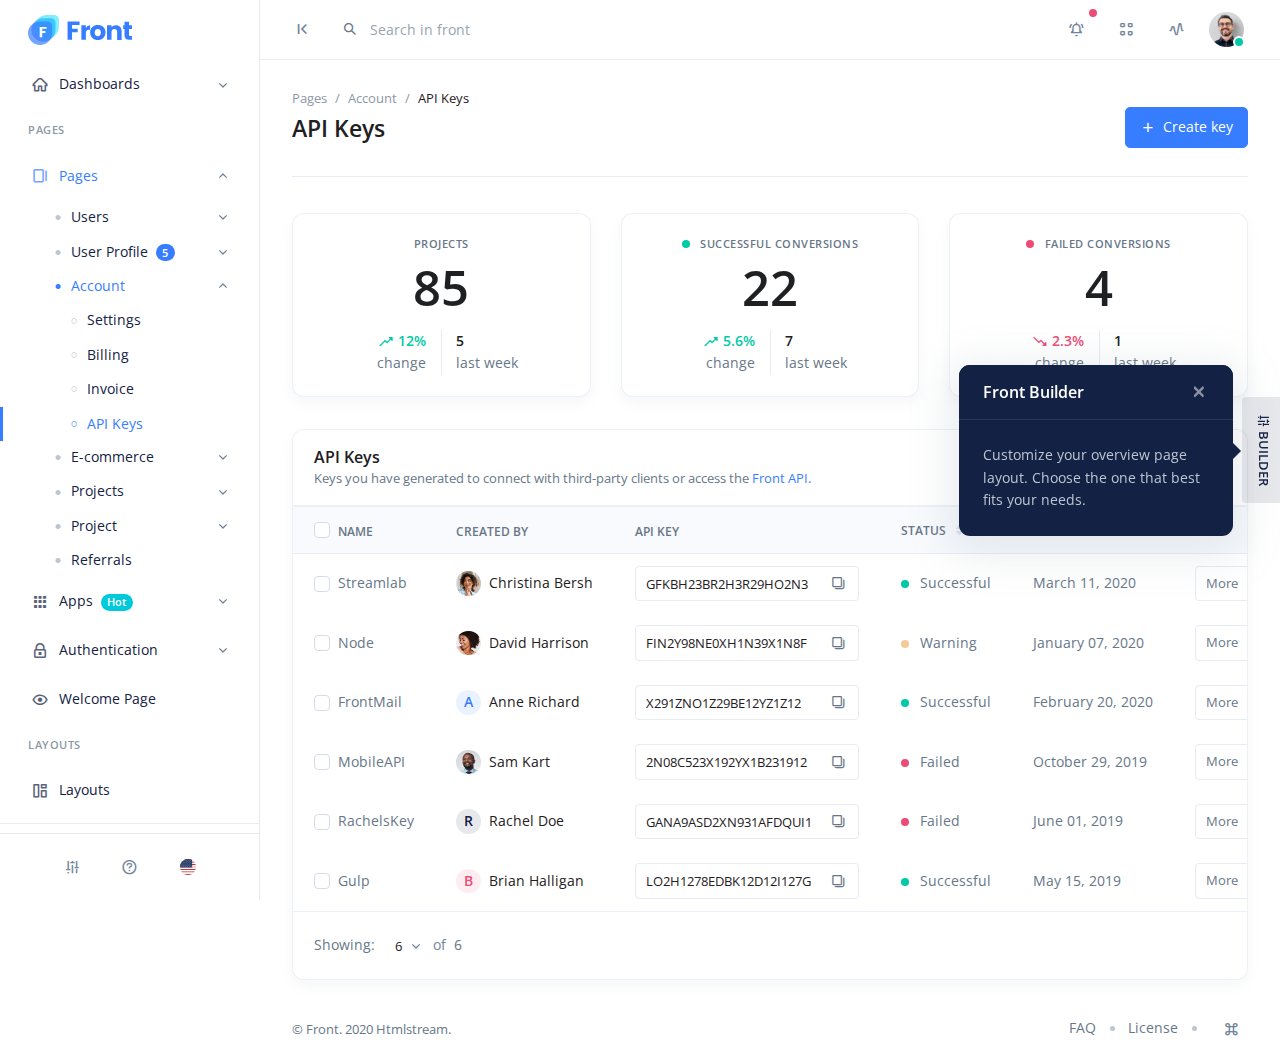
<file: front-dashboard/account-api-keys.html>
﻿<!DOCTYPE html>
<html lang="en">
  <head>
    <!-- Required Meta Tags Always Come First -->
    <meta charset="utf-8">
    <meta name="viewport" content="width=device-width, initial-scale=1, shrink-to-fit=no">

    <!-- Title -->
    <title>API Keys | Front - Admin &amp; Dashboard Template</title>

    <!-- Favicon -->
    <link rel="shortcut icon" href="favicon.ico">

    <!-- Font -->
    <link href="https://fonts.googleapis.com/css2?family=Open+Sans:wght@400;600&display=swap" rel="stylesheet">

    <!-- CSS Implementing Plugins -->
    <link rel="stylesheet" href="assets\css\vendor.min.css">
    <link rel="stylesheet" href="assets\vendor\icon-set\style.css">
    
    

    <!-- CSS Front Template -->
    <link rel="stylesheet" href="assets\css\theme.min.css?v=1.0">
  </head>

  <body class="   footer-offset">
    
      <script src="assets\vendor\hs-navbar-vertical-aside\hs-navbar-vertical-aside-mini-cache.js"></script>
    

    <!-- ONLY DEV -->
    
      <!-- Builder -->
      <div id="styleSwitcherDropdown" class="hs-unfold-content sidebar sidebar-bordered sidebar-box-shadow" style="width: 35rem;">
        <div class="card card-lg border-0 h-100">
          <div class="card-header align-items-start">
            <div class="mr-2">
              <h3 class="card-header-title">Front Builder</h3>
              <p>Customize your overview page layout. Choose the one that best fits your needs.</p>
            </div>

            <!-- Toggle Button -->
            <a class="js-hs-unfold-invoker btn btn-icon btn-xs btn-ghost-dark" href="javascript:;" data-hs-unfold-options='{
                  "target": "#styleSwitcherDropdown",
                  "type": "css-animation",
                  "animationIn": "fadeInRight",
                  "animationOut": "fadeOutRight",
                  "hasOverlay": true,
                  "smartPositionOff": true
                 }'>
              <i class="tio-clear tio-lg"></i>
            </a>
            <!-- End Toggle Button -->
          </div>

          <!-- Body -->
          <div class="card-body sidebar-scrollbar">
            <h4 class="mb-1">Layout skins <span id="js-builder-disabled" class="badge badge-soft-danger" style="opacity: 0">Disabled</span></h4>
            <p>3 kinds of layout skins to choose from.</p>

            <div class="row gx-2 mb-5">
              <!-- Custom Radio -->
              <div class="col-4 text-center">
                <div class="text-center">
                  <div class="custom-checkbox-card mb-2">
                    <input type="radio" class="custom-checkbox-card-input" name="layoutSkinsRadio" id="layoutSkinsRadio1" checked="" value="default">
                    <label class="custom-checkbox-card-label" for="layoutSkinsRadio1">
                      <img class="custom-checkbox-card-img" src="assets\svg\layouts\layouts-sidebar-default.svg" alt="Image Description">
                    </label>
                    <span class="custom-checkbox-card-text">Default</span>
                  </div>
                </div>
              </div>
              <!-- End Custom Radio -->

              <!-- Custom Radio -->
              <div class="col-4 text-center">
                <div class="text-center">
                  <div class="custom-checkbox-card mb-2">
                    <input type="radio" class="custom-checkbox-card-input" name="layoutSkinsRadio" id="layoutSkinsRadio2" value="navbar-dark">
                    <label class="custom-checkbox-card-label" for="layoutSkinsRadio2">
                      <img class="custom-checkbox-card-img" src="assets\svg\layouts\layouts-sidebar-dark.svg" alt="Image Description">
                    </label>
                    <span class="custom-checkbox-card-text">Dark</span>
                  </div>
                </div>
              </div>
              <!-- End Custom Radio -->

              <!-- Custom Radio -->
              <div class="col-4 text-center">
                <div class="text-center">
                  <div class="custom-checkbox-card mb-2">
                    <input type="radio" class="custom-checkbox-card-input" name="layoutSkinsRadio" id="layoutSkinsRadio3" value="navbar-light">
                    <label class="custom-checkbox-card-label" for="layoutSkinsRadio3">
                      <img class="custom-checkbox-card-img" src="assets\svg\layouts\layouts-sidebar-light.svg" alt="Image Description">
                    </label>
                    <span class="custom-checkbox-card-text">Light</span>
                  </div>
                </div>
              </div>
              <!-- End Custom Radio -->
            </div>
            <!-- End Row -->

            <h4 class="mb-1">Sidebar layout options</h4>
            <p>Choose between standard navigation sizing, mini or even compact with icons.</p>

            <div class="row gx-2 mb-5">
              <!-- Custom Radio -->
              <div class="col-4 text-center">
                <div class="text-center">
                  <div class="custom-checkbox-card mb-2">
                    <input type="radio" class="custom-checkbox-card-input" name="sidebarLayoutOptions" id="sidebarLayoutOptions1" checked="" value="default">
                    <label class="custom-checkbox-card-label" for="sidebarLayoutOptions1">
                      <img class="custom-checkbox-card-img" src="assets\svg\layouts\sidebar-default-classic.svg" alt="Image Description">
                    </label>
                    <span class="custom-checkbox-card-text">Default</span>
                  </div>
                </div>
              </div>
              <!-- End Custom Radio -->

              <!-- Custom Radio -->
              <div class="col-4 text-center">
                <div class="text-center">
                  <div class="custom-checkbox-card mb-2">
                    <input type="radio" class="custom-checkbox-card-input" name="sidebarLayoutOptions" id="sidebarLayoutOptions2" value="navbar-vertical-aside-compact-mode">
                    <label class="custom-checkbox-card-label" for="sidebarLayoutOptions2">
                      <img class="custom-checkbox-card-img" src="assets\svg\layouts\sidebar-compact.svg" alt="Image Description">
                    </label>
                    <span class="custom-checkbox-card-text">Compact</span>
                  </div>
                </div>
              </div>
              <!-- End Custom Radio -->

              <!-- Custom Radio -->
              <div class="col-4 text-center">
                <div class="text-center">
                  <div class="custom-checkbox-card mb-2">
                    <input type="radio" class="custom-checkbox-card-input" name="sidebarLayoutOptions" id="sidebarLayoutOptions3" value="navbar-vertical-aside-mini-mode">
                    <label class="custom-checkbox-card-label" for="sidebarLayoutOptions3">
                      <img class="custom-checkbox-card-img" src="assets\svg\layouts\sidebar-mini.svg" alt="Image Description">
                    </label>
                    <span class="custom-checkbox-card-text">Mini</span>
                  </div>
                </div>
              </div>
              <!-- End Custom Radio -->
            </div>
            <!-- End Row -->

            <h4 class="mb-1">Header layout options</h4>
            <p>Choose the primary navigation of your header layout.</p>

            <div class="row gx-2">
              <!-- Custom Radio -->
              <div class="col-4 text-center">
                <div class="text-center">
                  <div class="custom-checkbox-card mb-2">
                    <input type="radio" class="custom-checkbox-card-input" name="headerLayoutOptions" id="headerLayoutOptions1" value="single">
                    <label class="custom-checkbox-card-label" for="headerLayoutOptions1">
                      <img class="custom-checkbox-card-img" src="assets\svg\layouts\header-default-fluid.svg" alt="Image Description">
                    </label>
                    <span class="custom-checkbox-card-text">Default (Fluid)</span>
                  </div>
                </div>
              </div>
              <!-- End Custom Radio -->

              <!-- Custom Radio -->
              <div class="col-4 text-center">
                <div class="text-center">
                  <div class="custom-checkbox-card mb-2">
                    <input type="radio" class="custom-checkbox-card-input" name="headerLayoutOptions" id="headerLayoutOptions2" value="single-container">
                    <label class="custom-checkbox-card-label" for="headerLayoutOptions2">
                      <img class="custom-checkbox-card-img" src="assets\svg\layouts\header-default-container.svg" alt="Image Description">
                    </label>
                    <span class="custom-checkbox-card-text">Default (Container)</span>
                  </div>
                </div>
              </div>
              <!-- End Custom Radio -->

              <!-- Custom Radio -->
              <div class="col-4 text-center">
                <div class="text-center">
                  <div class="custom-checkbox-card mb-2">
                    <input type="radio" class="custom-checkbox-card-input" name="headerLayoutOptions" id="headerLayoutOptions3" value="double">
                    <label class="custom-checkbox-card-label" for="headerLayoutOptions3">
                      <img class="custom-checkbox-card-img" src="assets\svg\layouts\header-double-line-fluid.svg" alt="Image Description">
                    </label>
                    <span class="custom-checkbox-card-text">Double line (Fluid)</span>
                  </div>
                </div>
              </div>
              <!-- End Custom Radio -->

              <!-- Custom Radio -->
              <div class="col-4 text-center mt-2">
                <div class="text-center">
                  <div class="custom-checkbox-card mb-2">
                    <input type="radio" class="custom-checkbox-card-input" name="headerLayoutOptions" id="headerLayoutOptions4" value="double-container">
                    <label class="custom-checkbox-card-label" for="headerLayoutOptions4">
                      <img class="custom-checkbox-card-img" src="assets\svg\layouts\header-double-line-container.svg" alt="Image Description">
                    </label>
                    <span class="custom-checkbox-card-text">Double line (Container)</span>
                  </div>
                </div>
              </div>
              <!-- End Custom Radio -->
            </div>
            <!-- End Row -->
          </div>
          <!-- End Body -->

          <!-- Footer -->
          <div class="card-footer">
            <div class="row gx-2">
              <div class="col">
                <button type="button" id="js-builder-reset" class="btn btn-block btn-lg btn-white">
                  <i class="tio-restore"></i> Reset
                </button>
              </div>
              <div class="col">
                <button type="button" id="js-builder-preview" class="btn btn-block btn-lg btn-primary">
                  <i class="tio-visible"></i> Preview
                </button>
              </div>
            </div>
            <!-- End Row -->
          </div>
          <!-- End Footer -->
        </div>
      </div>
      <!-- End Builder -->

      <!-- Builder Toggle -->
      <div class="d-none d-md-block position-fixed bottom-0 right-0 mr-5 mb-10" style="z-index: 3;">
        <div style="position: fixed; top: 50%; right: 0; margin-right: -.25rem; transform: translateY(-50%); writing-mode: vertical-rl; text-orientation: sideways;">
          <div class="hs-unfold">
            <a id="builderPopover" class="js-hs-unfold-invoker btn btn-sm btn-soft-dark py-3" href="javascript:;" data-template='<div class="d-none d-md-block popover" role="tooltip"><div class="arrow"></div><h3 class="popover-header"></h3><div class="popover-body"></div></div>' data-toggle="popover" data-placement="left" title="<div class='d-flex align-items-center'>Front Builder <a href='#!' class='close close-light ml-auto'><i id='closeBuilderPopover' class='tio-clear'></i></a></div>" data-content="Customize your overview page layout. Choose the one that best fits your needs." data-html="true" data-hs-unfold-options='{
                "target": "#styleSwitcherDropdown",
                "type": "css-animation",
                "animationIn": "fadeInRight",
                "animationOut": "fadeOutRight",
                "hasOverlay": true,
                "smartPositionOff": true
               }'>
              <i class="tio-tune mr-2"></i>
              <span class="font-weight-bold text-uppercase">Builder</span>
            </a>
          </div>
        </div>
      </div>
      <!-- End Builder Toggle -->

      <!-- JS Preview mode only -->
      <div id="headerMain" class="d-none"><header id="header" class="navbar navbar-expand-lg navbar-fixed navbar-height navbar-flush navbar-container navbar-bordered">
  <div class="navbar-nav-wrap">
    <div class="navbar-brand-wrapper">
      <!-- Logo -->
      <a class="navbar-brand" href="index.html" aria-label="Front">
        <img class="navbar-brand-logo" src="assets\svg\logos\logo.svg" alt="Logo">
        <img class="navbar-brand-logo-mini" src="assets\svg\logos\logo-short.svg" alt="Logo">
      </a>
      <!-- End Logo -->
    </div>

    <div class="navbar-nav-wrap-content-left">
      <!-- Navbar Vertical Toggle -->
      <button type="button" class="js-navbar-vertical-aside-toggle-invoker close mr-3">
        <i class="tio-first-page navbar-vertical-aside-toggle-short-align" data-toggle="tooltip" data-placement="right" title="Collapse"></i>
        <i class="tio-last-page navbar-vertical-aside-toggle-full-align" data-template='<div class="tooltip d-none d-sm-block" role="tooltip"><div class="arrow"></div><div class="tooltip-inner"></div></div>' data-toggle="tooltip" data-placement="right" title="Expand"></i>
      </button>
      <!-- End Navbar Vertical Toggle -->

      <!-- Search Form -->
      <div class="d-none d-md-block">
        <form class="position-relative">
          <!-- Input Group -->
          <div class="input-group input-group-merge input-group-borderless input-group-hover-light navbar-input-group">
            <div class="input-group-prepend">
              <div class="input-group-text">
                <i class="tio-search"></i>
              </div>
            </div>
            <input type="search" class="js-form-search form-control" placeholder="Search in front" aria-label="Search in front" data-hs-form-search-options='{
                     "clearIcon": "#clearSearchResultsIcon",
                     "dropMenuElement": "#searchDropdownMenu",
                     "dropMenuOffset": 20,
                     "toggleIconOnFocus": true,
                     "activeClass": "focus"
                   }'>
            <a class="input-group-append" href="javascript:;">
              <span class="input-group-text">
                <i id="clearSearchResultsIcon" class="tio-clear" style="display: none;"></i>
              </span>
            </a>
          </div>
          <!-- End Input Group -->

          <!-- Card Search Content -->
          <div id="searchDropdownMenu" class="hs-form-search-menu-content card dropdown-menu dropdown-card overflow-hidden">
            <!-- Body -->
            <div class="card-body-height py-3">
              <small class="dropdown-header mb-n2">Recent searches</small>

              <div class="dropdown-item bg-transparent text-wrap my-2">
                <span class="h4 mr-1">
                  <a class="btn btn-xs btn-soft-dark btn-pill" href="index.html">
                    Gulp <i class="tio-search ml-1"></i>
                  </a>
                </span>
                <span class="h4">
                  <a class="btn btn-xs btn-soft-dark btn-pill" href="index.html">
                    Notification panel <i class="tio-search ml-1"></i>
                  </a>
                </span>
              </div>

              <div class="dropdown-divider my-3"></div>

              <small class="dropdown-header mb-n2">Tutorials</small>

              <a class="dropdown-item my-2" href="index.html">
                <div class="media align-items-center">
                  <span class="icon icon-xs icon-soft-dark icon-circle mr-2">
                    <i class="tio-tune"></i>
                  </span>

                  <div class="media-body text-truncate">
                    <span>How to set up Gulp?</span>
                  </div>
                </div>
              </a>

              <a class="dropdown-item my-2" href="index.html">
                <div class="media align-items-center">
                  <span class="icon icon-xs icon-soft-dark icon-circle mr-2">
                    <i class="tio-paint-bucket"></i>
                  </span>

                  <div class="media-body text-truncate">
                    <span>How to change theme color?</span>
                  </div>
                </div>
              </a>

              <div class="dropdown-divider my-3"></div>

              <small class="dropdown-header mb-n2">Members</small>

              <a class="dropdown-item my-2" href="index.html">
                <div class="media align-items-center">
                  <img class="avatar avatar-xs avatar-circle mr-2" src="assets\img\160x160\img10.jpg" alt="Image Description">
                  <div class="media-body text-truncate">
                    <span>Amanda Harvey <i class="tio-verified text-primary" data-toggle="tooltip" data-placement="top" title="Top endorsed"></i></span>
                  </div>
                </div>
              </a>

              <a class="dropdown-item my-2" href="index.html">
                <div class="media align-items-center">
                  <img class="avatar avatar-xs avatar-circle mr-2" src="assets\img\160x160\img3.jpg" alt="Image Description">
                  <div class="media-body text-truncate">
                    <span>David Harrison</span>
                  </div>
                </div>
              </a>

              <a class="dropdown-item my-2" href="index.html">
                <div class="media align-items-center">
                  <div class="avatar avatar-xs avatar-soft-info avatar-circle mr-2">
                    <span class="avatar-initials">A</span>
                  </div>
                  <div class="media-body text-truncate">
                    <span>Anne Richard</span>
                  </div>
                </div>
              </a>
            </div>
            <!-- End Body -->

            <!-- Footer -->
            <a class="card-footer text-center" href="index.html">
              See all results
              <i class="tio-chevron-right"></i>
            </a>
            <!-- End Footer -->
          </div>
          <!-- End Card Search Content -->
        </form>
      </div>
      <!-- End Search Form -->
    </div>

    <!-- Secondary Content -->
    <div class="navbar-nav-wrap-content-right">
      <!-- Navbar -->
      <ul class="navbar-nav align-items-center flex-row">
        <li class="nav-item d-md-none">
          <!-- Search Trigger -->
          <div class="hs-unfold">
            <a class="js-hs-unfold-invoker btn btn-icon btn-ghost-secondary rounded-circle" href="javascript:;" data-hs-unfold-options='{
                 "target": "#searchDropdown",
                 "type": "css-animation",
                 "animationIn": "fadeIn",
                 "hasOverlay": "rgba(46, 52, 81, 0.1)",
                 "closeBreakpoint": "md"
               }'>
              <i class="tio-search"></i>
            </a>
          </div>
          <!-- End Search Trigger -->
        </li>

        <li class="nav-item d-none d-sm-inline-block">
          <!-- Notification -->
          <div class="hs-unfold">
            <a class="js-hs-unfold-invoker btn btn-icon btn-ghost-secondary rounded-circle" href="javascript:;" data-hs-unfold-options='{
                 "target": "#notificationDropdown",
                 "type": "css-animation"
               }'>
              <i class="tio-notifications-on-outlined"></i>
              <span class="btn-status btn-sm-status btn-status-danger"></span>
            </a>

            <div id="notificationDropdown" class="hs-unfold-content dropdown-unfold dropdown-menu dropdown-menu-right navbar-dropdown-menu" style="width: 25rem;">
              <!-- Header -->
              <div class="card-header">
                <span class="card-title h4">Notifications</span>

                <!-- Unfold -->
                <div class="hs-unfold">
                  <a class="js-hs-unfold-invoker btn btn-icon btn-sm btn-ghost-secondary rounded-circle" href="javascript:;" data-hs-unfold-options='{
                       "target": "#notificationSettingsOneDropdown",
                       "type": "css-animation"
                     }'>
                    <i class="tio-more-vertical"></i>
                  </a>
                  <div id="notificationSettingsOneDropdown" class="hs-unfold-content dropdown-unfold dropdown-menu dropdown-menu-right">
                    <span class="dropdown-header">Settings</span>
                    <a class="dropdown-item" href="#">
                      <i class="tio-archive dropdown-item-icon"></i> Archive all
                    </a>
                    <a class="dropdown-item" href="#">
                      <i class="tio-all-done dropdown-item-icon"></i> Mark all as read
                    </a>
                    <a class="dropdown-item" href="#">
                      <i class="tio-toggle-off dropdown-item-icon"></i> Disable notifications
                    </a>
                    <a class="dropdown-item" href="#">
                      <i class="tio-gift dropdown-item-icon"></i> What's new?
                    </a>
                    <div class="dropdown-divider"></div>
                    <span class="dropdown-header">Feedback</span>
                    <a class="dropdown-item" href="#">
                      <i class="tio-chat-outlined dropdown-item-icon"></i> Report
                    </a>
                  </div>
                </div>
                <!-- End Unfold -->
              </div>
              <!-- End Header -->

              <!-- Nav -->
              <ul class="nav nav-tabs nav-justified" id="notificationTab" role="tablist">
                <li class="nav-item">
                  <a class="nav-link active" id="notificationNavOne-tab" data-toggle="tab" href="#notificationNavOne" role="tab" aria-controls="notificationNavOne" aria-selected="true">Messages (3)</a>
                </li>
                <li class="nav-item">
                  <a class="nav-link" id="notificationNavTwo-tab" data-toggle="tab" href="#notificationNavTwo" role="tab" aria-controls="notificationNavTwo" aria-selected="false">Archived</a>
                </li>
              </ul>
              <!-- End Nav -->

              <!-- Body -->
              <div class="card-body-height">
                <!-- Tab Content -->
                <div class="tab-content" id="notificationTabContent">
                  <div class="tab-pane fade show active" id="notificationNavOne" role="tabpanel" aria-labelledby="notificationNavOne-tab">
                    <ul class="list-group list-group-flush navbar-card-list-group">
                      <!-- Item -->
                      <li class="list-group-item custom-checkbox-list-wrapper">
                        <div class="row">
                          <div class="col-auto position-static">
                            <div class="d-flex align-items-center">
                              <div class="custom-control custom-checkbox custom-checkbox-list">
                                <input type="checkbox" class="custom-control-input" id="notificationCheck1" checked="">
                                <label class="custom-control-label" for="notificationCheck1"></label>
                                <span class="custom-checkbox-list-stretched-bg"></span>
                              </div>
                              <div class="avatar avatar-sm avatar-circle">
                                <img class="avatar-img" src="assets\img\160x160\img3.jpg" alt="Image Description">
                              </div>
                            </div>
                          </div>
                          <div class="col ml-n3">
                            <span class="card-title h5">Brian Warner</span>
                            <p class="card-text font-size-sm">changed an issue from "In Progress" to <span class="badge badge-success">Review</span></p>
                          </div>
                          <small class="col-auto text-muted text-cap">2hr</small>
                        </div>
                        <a class="stretched-link" href="#"></a>
                      </li>
                      <!-- End Item -->

                      <!-- Item -->
                      <li class="list-group-item custom-checkbox-list-wrapper">
                        <div class="row">
                          <div class="col-auto position-static">
                            <div class="d-flex align-items-center">
                              <div class="custom-control custom-checkbox custom-checkbox-list">
                                <input type="checkbox" class="custom-control-input" id="notificationCheck2" checked="">
                                <label class="custom-control-label" for="notificationCheck2"></label>
                                <span class="custom-checkbox-list-stretched-bg"></span>
                              </div>
                              <div class="avatar avatar-sm avatar-soft-dark avatar-circle">
                                <span class="avatar-initials">K</span>
                              </div>
                            </div>
                          </div>
                          <div class="col ml-n3">
                            <span class="card-title h5">Klara Hampton</span>
                            <p class="card-text font-size-sm">mentioned you in a comment</p>
                            <blockquote class="blockquote blockquote-sm">
                              Nice work, love! You really nailed it. Keep it up!
                            </blockquote>
                          </div>
                          <small class="col-auto text-muted text-cap">10hr</small>
                        </div>
                        <a class="stretched-link" href="#"></a>
                      </li>
                      <!-- End Item -->

                      <!-- Item -->
                      <li class="list-group-item custom-checkbox-list-wrapper">
                        <div class="row">
                          <div class="col-auto position-static">
                            <div class="d-flex align-items-center">
                              <div class="custom-control custom-checkbox custom-checkbox-list">
                                <input type="checkbox" class="custom-control-input" id="notificationCheck4" checked="">
                                <label class="custom-control-label" for="notificationCheck4"></label>
                                <span class="custom-checkbox-list-stretched-bg"></span>
                              </div>
                              <div class="avatar avatar-sm avatar-circle">
                                <img class="avatar-img" src="assets\img\160x160\img10.jpg" alt="Image Description">
                              </div>
                            </div>
                          </div>
                          <div class="col ml-n3">
                            <span class="card-title h5">Ruby Walter</span>
                            <p class="card-text font-size-sm">joined the Slack group HS Team</p>
                          </div>
                          <small class="col-auto text-muted text-cap">3dy</small>
                        </div>
                        <a class="stretched-link" href="#"></a>
                      </li>
                      <!-- End Item -->

                      <!-- Item -->
                      <li class="list-group-item custom-checkbox-list-wrapper">
                        <div class="row">
                          <div class="col-auto position-static">
                            <div class="d-flex align-items-center">
                              <div class="custom-control custom-checkbox custom-checkbox-list">
                                <input type="checkbox" class="custom-control-input" id="notificationCheck3">
                                <label class="custom-control-label" for="notificationCheck3"></label>
                                <span class="custom-checkbox-list-stretched-bg"></span>
                              </div>
                              <div class="avatar avatar-sm avatar-circle">
                                <img class="avatar-img" src="assets\svg\brands\google.svg" alt="Image Description">
                              </div>
                            </div>
                          </div>
                          <div class="col ml-n3">
                            <span class="card-title h5">from Google</span>
                            <p class="card-text font-size-sm">Start using forms to capture the information of prospects visiting your Google website</p>
                          </div>
                          <small class="col-auto text-muted text-cap">17dy</small>
                        </div>
                        <a class="stretched-link" href="#"></a>
                      </li>
                      <!-- End Item -->

                      <!-- Item -->
                      <li class="list-group-item custom-checkbox-list-wrapper">
                        <div class="row">
                          <div class="col-auto position-static">
                            <div class="d-flex align-items-center">
                              <div class="custom-control custom-checkbox custom-checkbox-list">
                                <input type="checkbox" class="custom-control-input" id="notificationCheck5">
                                <label class="custom-control-label" for="notificationCheck5"></label>
                                <span class="custom-checkbox-list-stretched-bg"></span>
                              </div>
                              <div class="avatar avatar-sm avatar-circle">
                                <img class="avatar-img" src="assets\img\160x160\img7.jpg" alt="Image Description">
                              </div>
                            </div>
                          </div>
                          <div class="col ml-n3">
                            <span class="card-title h5">Sara Villar</span>
                            <p class="card-text font-size-sm">completed <i class="tio-folder-bookmarked text-primary"></i> FD-7 task</p>
                          </div>
                          <small class="col-auto text-muted text-cap">2mn</small>
                        </div>
                        <a class="stretched-link" href="#"></a>
                      </li>
                      <!-- End Item -->
                    </ul>
                  </div>

                  <div class="tab-pane fade" id="notificationNavTwo" role="tabpanel" aria-labelledby="notificationNavTwo-tab">
                    <ul class="list-group list-group-flush navbar-card-list-group">
                      <!-- Item -->
                      <li class="list-group-item custom-checkbox-list-wrapper">
                        <div class="row">
                          <div class="col-auto position-static">
                            <div class="d-flex align-items-center">
                              <div class="custom-control custom-checkbox custom-checkbox-list">
                                <input type="checkbox" class="custom-control-input" id="notificationCheck7">
                                <label class="custom-control-label" for="notificationCheck7"></label>
                                <span class="custom-checkbox-list-stretched-bg"></span>
                              </div>
                              <div class="avatar avatar-sm avatar-soft-dark avatar-circle">
                                <span class="avatar-initials">A</span>
                              </div>
                            </div>
                          </div>
                          <div class="col ml-n3">
                            <span class="card-title h5">Anne Richard</span>
                            <p class="card-text font-size-sm">accepted your invitation to join Notion</p>
                          </div>
                          <small class="col-auto text-muted text-cap">1dy</small>
                        </div>
                        <a class="stretched-link" href="#"></a>
                      </li>
                      <!-- End Item -->

                      <!-- Item -->
                      <li class="list-group-item custom-checkbox-list-wrapper">
                        <div class="row">
                          <div class="col-auto position-static">
                            <div class="d-flex align-items-center">
                              <div class="custom-control custom-checkbox custom-checkbox-list">
                                <input type="checkbox" class="custom-control-input" id="notificationCheck6">
                                <label class="custom-control-label" for="notificationCheck6"></label>
                                <span class="custom-checkbox-list-stretched-bg"></span>
                              </div>
                              <div class="avatar avatar-sm avatar-circle">
                                <img class="avatar-img" src="assets\img\160x160\img5.jpg" alt="Image Description">
                              </div>
                            </div>
                          </div>
                          <div class="col ml-n3">
                            <span class="card-title h5">Finch Hoot</span>
                            <p class="card-text font-size-sm">left Slack group HS projects</p>
                          </div>
                          <small class="col-auto text-muted text-cap">3dy</small>
                        </div>
                        <a class="stretched-link" href="#"></a>
                      </li>
                      <!-- End Item -->

                      <!-- Item -->
                      <li class="list-group-item custom-checkbox-list-wrapper">
                        <div class="row">
                          <div class="col-auto position-static">
                            <div class="d-flex align-items-center">
                              <div class="custom-control custom-checkbox custom-checkbox-list">
                                <input type="checkbox" class="custom-control-input" id="notificationCheck8">
                                <label class="custom-control-label" for="notificationCheck8"></label>
                                <span class="custom-checkbox-list-stretched-bg"></span>
                              </div>
                              <div class="avatar avatar-sm avatar-dark avatar-circle">
                                <span class="avatar-initials">HS</span>
                              </div>
                            </div>
                          </div>
                          <div class="col ml-n3">
                            <span class="card-title h5">Htmlstream</span>
                            <p class="card-text font-size-sm">you earned a "Top endorsed" <i class="tio-verified text-primary"></i> badge</p>
                          </div>
                          <small class="col-auto text-muted text-cap">6dy</small>
                        </div>
                        <a class="stretched-link" href="#"></a>
                      </li>
                      <!-- End Item -->

                      <!-- Item -->
                      <li class="list-group-item custom-checkbox-list-wrapper">
                        <div class="row">
                          <div class="col-auto position-static">
                            <div class="d-flex align-items-center">
                              <div class="custom-control custom-checkbox custom-checkbox-list">
                                <input type="checkbox" class="custom-control-input" id="notificationCheck9">
                                <label class="custom-control-label" for="notificationCheck9"></label>
                                <span class="custom-checkbox-list-stretched-bg"></span>
                              </div>
                              <div class="avatar avatar-sm avatar-circle">
                                <img class="avatar-img" src="assets\img\160x160\img8.jpg" alt="Image Description">
                              </div>
                            </div>
                          </div>
                          <div class="col ml-n3">
                            <span class="card-title h5">Linda Bates</span>
                            <p class="card-text font-size-sm">Accepted your connection</p>
                          </div>
                          <small class="col-auto text-muted text-cap">17dy</small>
                        </div>
                        <a class="stretched-link" href="#"></a>
                      </li>
                      <!-- End Item -->

                      <!-- Item -->
                      <li class="list-group-item custom-checkbox-list-wrapper">
                        <div class="row">
                          <div class="col-auto position-static">
                            <div class="d-flex align-items-center">
                              <div class="custom-control custom-checkbox custom-checkbox-list">
                                <input type="checkbox" class="custom-control-input" id="notificationCheck10">
                                <label class="custom-control-label" for="notificationCheck10"></label>
                                <span class="custom-checkbox-list-stretched-bg"></span>
                              </div>
                              <div class="avatar avatar-sm avatar-soft-dark avatar-circle">
                                <span class="avatar-initials">L</span>
                              </div>
                            </div>
                          </div>
                          <div class="col ml-n3">
                            <span class="card-title h5">Lewis Clarke</span>
                            <p class="card-text font-size-sm">completed <i class="tio-folder-bookmarked text-primary"></i> FD-134 task</p>
                          </div>
                          <small class="col-auto text-muted text-cap">2mn</small>
                        </div>
                        <a class="stretched-link" href="#"></a>
                      </li>
                      <!-- End Item -->
                    </ul>
                  </div>
                </div>
                <!-- End Tab Content -->
              </div>
              <!-- End Body -->

              <!-- Card Footer -->
              <a class="card-footer text-center" href="#">
                View all notifications
                <i class="tio-chevron-right"></i>
              </a>
              <!-- End Card Footer -->
            </div>
          </div>
          <!-- End Notification -->
        </li>

        <li class="nav-item d-none d-sm-inline-block">
          <!-- Apps -->
          <div class="hs-unfold">
            <a class="js-hs-unfold-invoker btn btn-icon btn-ghost-secondary rounded-circle" href="javascript:;" data-hs-unfold-options='{
                 "target": "#appsDropdown",
                 "type": "css-animation"
               }'>
              <i class="tio-menu-vs-outlined"></i>
            </a>

            <div id="appsDropdown" class="hs-unfold-content dropdown-unfold dropdown-menu dropdown-menu-right navbar-dropdown-menu" style="width: 25rem;">
              <!-- Header -->
              <div class="card-header">
                <span class="card-title h4">Web apps &amp; services</span>
              </div>
              <!-- End Header -->

              <!-- Body -->
              <div class="card-body card-body-height">
                <!-- Nav -->
                <div class="nav nav-pills flex-column">
                  <a class="nav-link" href="#">
                    <div class="media align-items-center">
                      <span class="mr-3">
                        <img class="avatar avatar-xs avatar-4by3" src="assets\svg\brands\atlassian.svg" alt="Image Description">
                      </span>
                      <div class="media-body text-truncate">
                        <span class="h5 mb-0">Atlassian</span>
                        <span class="d-block font-size-sm text-body">Security and control across Cloud</span>
                      </div>
                    </div>
                  </a>

                  <a class="nav-link" href="#">
                    <div class="media align-items-center">
                      <span class="mr-3">
                        <img class="avatar avatar-xs avatar-4by3" src="assets\svg\brands\slack.svg" alt="Image Description">
                      </span>
                      <div class="media-body text-truncate">
                        <span class="h5 mb-0">Slack <span class="badge badge-primary badge-pill text-uppercase ml-1">Try</span></span>
                        <span class="d-block font-size-sm text-body">Email collaboration software</span>
                      </div>
                    </div>
                  </a>

                  <a class="nav-link" href="#">
                    <div class="media align-items-center">
                      <span class="mr-3">
                        <img class="avatar avatar-xs avatar-4by3" src="assets\svg\brands\google-webdev.svg" alt="Image Description">
                      </span>
                      <div class="media-body text-truncate">
                        <span class="h5 mb-0">Google webdev</span>
                        <span class="d-block font-size-sm text-body">Work involved in developing a website</span>
                      </div>
                    </div>
                  </a>

                  <a class="nav-link" href="#">
                    <div class="media align-items-center">
                      <span class="mr-3">
                        <img class="avatar avatar-xs avatar-4by3" src="assets\svg\brands\frontapp.svg" alt="Image Description">
                      </span>
                      <div class="media-body text-truncate">
                        <span class="h5 mb-0">Frontapp</span>
                        <span class="d-block font-size-sm text-body">The inbox for teams</span>
                      </div>
                    </div>
                  </a>

                  <a class="nav-link" href="#">
                    <div class="media align-items-center">
                      <span class="mr-3">
                        <img class="avatar avatar-xs avatar-4by3" src="assets\svg\illustrations\review-rating-shield.svg" alt="Image Description">
                      </span>
                      <div class="media-body text-truncate">
                        <span class="h5 mb-0">HS Support</span>
                        <span class="d-block font-size-sm text-body">Customer service and support</span>
                      </div>
                    </div>
                  </a>

                  <a class="nav-link" href="#">
                    <div class="media align-items-center">
                      <span class="avatar avatar-xs avatar-soft-dark mr-3">
                        <span class="avatar-initials"><i class="tio-apps"></i></span>
                      </span>
                      <div class="media-body text-truncate">
                        <span class="h5 mb-0">More Front products</span>
                        <span class="d-block font-size-sm text-body">Check out more HS products</span>
                      </div>
                    </div>
                  </a>
                </div>
                <!-- End Nav -->
              </div>
              <!-- End Body -->

              <!-- Footer -->
              <a class="card-footer text-center" href="#">
                View all apps
                <i class="tio-chevron-right"></i>
              </a>
              <!-- End Footer -->
            </div>
          </div>
          <!-- End Apps -->
        </li>

        <li class="nav-item d-none d-sm-inline-block">
          <!-- Activity -->
          <div class="hs-unfold">
            <a class="js-hs-unfold-invoker btn btn-icon btn-ghost-secondary rounded-circle" href="javascript:;" data-hs-unfold-options='{
                "target": "#activitySidebar",
                "type": "css-animation",
                "animationIn": "fadeInRight",
                "animationOut": "fadeOutRight",
                "hasOverlay": true,
                "smartPositionOff": true
               }'>
              <i class="tio-voice-line"></i>
            </a>
          </div>
          <!-- Activity -->
        </li>

        <li class="nav-item">
          <!-- Account -->
          <div class="hs-unfold">
            <a class="js-hs-unfold-invoker navbar-dropdown-account-wrapper" href="javascript:;" data-hs-unfold-options='{
                 "target": "#accountNavbarDropdown",
                 "type": "css-animation"
               }'>
              <div class="avatar avatar-sm avatar-circle">
                <img class="avatar-img" src="assets\img\160x160\img6.jpg" alt="Image Description">
                <span class="avatar-status avatar-sm-status avatar-status-success"></span>
              </div>
            </a>

            <div id="accountNavbarDropdown" class="hs-unfold-content dropdown-unfold dropdown-menu dropdown-menu-right navbar-dropdown-menu navbar-dropdown-account" style="width: 16rem;">
              <div class="dropdown-item-text">
                <div class="media align-items-center">
                  <div class="avatar avatar-sm avatar-circle mr-2">
                    <img class="avatar-img" src="assets\img\160x160\img6.jpg" alt="Image Description">
                  </div>
                  <div class="media-body">
                    <span class="card-title h5">Mark Williams</span>
                    <span class="card-text">mark@example.com</span>
                  </div>
                </div>
              </div>

              <div class="dropdown-divider"></div>

              <!-- Unfold -->
              <div class="hs-unfold w-100">
                <a class="js-hs-unfold-invoker navbar-dropdown-submenu-item dropdown-item d-flex align-items-center" href="javascript:;" data-hs-unfold-options='{
                     "target": "#navSubmenuPagesAccountDropdown1",
                     "event": "hover"
                   }'>
                  <span class="text-truncate pr-2" title="Set status">Set status</span>
                  <i class="tio-chevron-right navbar-dropdown-submenu-item-invoker ml-auto"></i>
                </a>

                <div id="navSubmenuPagesAccountDropdown1" class="hs-unfold-content hs-unfold-has-submenu dropdown-unfold dropdown-menu navbar-dropdown-sub-menu">
                  <a class="dropdown-item" href="#">
                    <span class="legend-indicator bg-success mr-1"></span>
                    <span class="text-truncate pr-2" title="Available">Available</span>
                  </a>
                  <a class="dropdown-item" href="#">
                    <span class="legend-indicator bg-danger mr-1"></span>
                    <span class="text-truncate pr-2" title="Busy">Busy</span>
                  </a>
                  <a class="dropdown-item" href="#">
                    <span class="legend-indicator bg-warning mr-1"></span>
                    <span class="text-truncate pr-2" title="Away">Away</span>
                  </a>
                  <div class="dropdown-divider"></div>
                  <a class="dropdown-item" href="#">
                    <span class="text-truncate pr-2" title="Reset status">Reset status</span>
                  </a>
                </div>
              </div>
              <!-- End Unfold -->

              <a class="dropdown-item" href="#">
                <span class="text-truncate pr-2" title="Profile &amp; account">Profile &amp; account</span>
              </a>

              <a class="dropdown-item" href="#">
                <span class="text-truncate pr-2" title="Settings">Settings</span>
              </a>

              <div class="dropdown-divider"></div>

              <a class="dropdown-item" href="#">
                <div class="media align-items-center">
                  <div class="avatar avatar-sm avatar-dark avatar-circle mr-2">
                    <span class="avatar-initials">HS</span>
                  </div>
                  <div class="media-body">
                    <span class="card-title h5">Htmlstream <span class="badge badge-primary badge-pill text-uppercase ml-1">PRO</span></span>
                    <span class="card-text">hs.example.com</span>
                  </div>
                </div>
              </a>

              <div class="dropdown-divider"></div>

              <!-- Unfold -->
              <div class="hs-unfold w-100">
                <a class="js-hs-unfold-invoker navbar-dropdown-submenu-item dropdown-item d-flex align-items-center" href="javascript:;" data-hs-unfold-options='{
                     "target": "#navSubmenuPagesAccountDropdown2",
                     "event": "hover"
                   }'>
                  <span class="text-truncate pr-2" title="Customization">Customization</span>
                  <i class="tio-chevron-right navbar-dropdown-submenu-item-invoker  ml-auto"></i>
                </a>

                <div id="navSubmenuPagesAccountDropdown2" class="hs-unfold-content hs-unfold-has-submenu dropdown-unfold dropdown-menu navbar-dropdown-sub-menu">
                  <a class="dropdown-item" href="#">
                    <span class="text-truncate pr-2" title="Invite people">Invite people</span>
                  </a>
                  <a class="dropdown-item" href="#">
                    <span class="text-truncate pr-2" title="Analytics">Analytics</span>
                    <i class="tio-open-in-new"></i>
                  </a>
                  <a class="dropdown-item" href="#">
                    <span class="text-truncate pr-2" title="Customize Front">Customize Front</span>
                    <i class="tio-open-in-new"></i>
                  </a>
                </div>
              </div>
              <!-- End Unfold -->

              <a class="dropdown-item" href="#">
                <span class="text-truncate pr-2" title="Manage team">Manage team</span>
              </a>

              <div class="dropdown-divider"></div>

              <a class="dropdown-item" href="#">
                <span class="text-truncate pr-2" title="Sign out">Sign out</span>
              </a>
            </div>
          </div>
          <!-- End Account -->
        </li>
      </ul>
      <!-- End Navbar -->
    </div>
    <!-- End Secondary Content -->
  </div>
</header></div>
      <div id="headerFluid" class="d-none"><header id="header" class="navbar navbar-expand-xl navbar-fixed navbar-height navbar-flush navbar-container navbar-bordered  ">
  <div class="js-mega-menu navbar-nav-wrap">
    <div class="navbar-brand-wrapper">
      <!-- Logo -->
      
      
        <a class="navbar-brand" href="index.html" aria-label="Front">
          <img class="navbar-brand-logo" src="assets\svg\logos\logo.svg" alt="Logo">
        </a>
      
      <!-- End Logo -->
    </div>

    <!-- Secondary Content -->
    <div class="navbar-nav-wrap-content-right">
      <!-- Navbar -->
      <ul class="navbar-nav align-items-center flex-row">
        <li class="nav-item d-none d-sm-inline-block">
          <!-- Notification -->
          <div class="hs-unfold">
            <a class="js-hs-unfold-invoker btn btn-icon btn-ghost-secondary rounded-circle" href="javascript:;" data-hs-unfold-options='{
                 "target": "#notificationDropdown",
                 "type": "css-animation"
               }'>
              <i class="tio-notifications-on-outlined"></i>
              <span class="btn-status btn-sm-status btn-status-danger"></span>
            </a>

            <div id="notificationDropdown" class="hs-unfold-content dropdown-unfold dropdown-menu dropdown-menu-right navbar-dropdown-menu" style="width: 25rem;">
              <!-- Header -->
              <div class="card-header">
                <span class="card-title h4">Notifications</span>

                <!-- Unfold -->
                <div class="hs-unfold">
                  <a class="js-hs-unfold-invoker btn btn-icon btn-sm btn-ghost-secondary rounded-circle" href="javascript:;" data-hs-unfold-options='{
                       "target": "#notificationSettingsOneDropdown",
                       "type": "css-animation"
                     }'>
                    <i class="tio-more-vertical"></i>
                  </a>
                  <div id="notificationSettingsOneDropdown" class="hs-unfold-content dropdown-unfold dropdown-menu dropdown-menu-right">
                    <span class="dropdown-header">Settings</span>
                    <a class="dropdown-item" href="#">
                      <i class="tio-archive dropdown-item-icon"></i> Archive all
                    </a>
                    <a class="dropdown-item" href="#">
                      <i class="tio-all-done dropdown-item-icon"></i> Mark all as read
                    </a>
                    <a class="dropdown-item" href="#">
                      <i class="tio-toggle-off dropdown-item-icon"></i> Disable notifications
                    </a>
                    <a class="dropdown-item" href="#">
                      <i class="tio-gift dropdown-item-icon"></i> What's new?
                    </a>
                    <div class="dropdown-divider"></div>
                    <span class="dropdown-header">Feedback</span>
                    <a class="dropdown-item" href="#">
                      <i class="tio-chat-outlined dropdown-item-icon"></i> Report
                    </a>
                  </div>
                </div>
                <!-- End Unfold -->
              </div>
              <!-- End Header -->

              <!-- Nav -->
              <ul class="nav nav-tabs nav-justified" id="notificationTab" role="tablist">
                <li class="nav-item">
                  <a class="nav-link active" id="notificationNavOne-tab" data-toggle="tab" href="#notificationNavOne" role="tab" aria-controls="notificationNavOne" aria-selected="true">Messages (3)</a>
                </li>
                <li class="nav-item">
                  <a class="nav-link" id="notificationNavTwo-tab" data-toggle="tab" href="#notificationNavTwo" role="tab" aria-controls="notificationNavTwo" aria-selected="false">Archived</a>
                </li>
              </ul>
              <!-- End Nav -->

              <!-- Body -->
              <div class="card-body-height">
                <!-- Tab Content -->
                <div class="tab-content" id="notificationTabContent">
                  <div class="tab-pane fade show active" id="notificationNavOne" role="tabpanel" aria-labelledby="notificationNavOne-tab">
                    <ul class="list-group list-group-flush navbar-card-list-group">
                      <!-- Item -->
                      <li class="list-group-item custom-checkbox-list-wrapper">
                        <div class="row">
                          <div class="col-auto position-static">
                            <div class="d-flex align-items-center">
                              <div class="custom-control custom-checkbox custom-checkbox-list">
                                <input type="checkbox" class="custom-control-input" id="notificationCheck1" checked="">
                                <label class="custom-control-label" for="notificationCheck1"></label>
                                <span class="custom-checkbox-list-stretched-bg"></span>
                              </div>
                              <div class="avatar avatar-sm avatar-circle">
                                <img class="avatar-img" src="assets\img\160x160\img3.jpg" alt="Image Description">
                              </div>
                            </div>
                          </div>
                          <div class="col ml-n3">
                            <span class="card-title h5">Brian Warner</span>
                            <p class="card-text font-size-sm">changed an issue from "In Progress" to <span class="badge badge-success">Review</span></p>
                          </div>
                          <small class="col-auto text-muted text-cap">2hr</small>
                        </div>
                        <a class="stretched-link" href="#"></a>
                      </li>
                      <!-- End Item -->

                      <!-- Item -->
                      <li class="list-group-item custom-checkbox-list-wrapper">
                        <div class="row">
                          <div class="col-auto position-static">
                            <div class="d-flex align-items-center">
                              <div class="custom-control custom-checkbox custom-checkbox-list">
                                <input type="checkbox" class="custom-control-input" id="notificationCheck2" checked="">
                                <label class="custom-control-label" for="notificationCheck2"></label>
                                <span class="custom-checkbox-list-stretched-bg"></span>
                              </div>
                              <div class="avatar avatar-sm avatar-soft-dark avatar-circle">
                                <span class="avatar-initials">K</span>
                              </div>
                            </div>
                          </div>
                          <div class="col ml-n3">
                            <span class="card-title h5">Klara Hampton</span>
                            <p class="card-text font-size-sm">mentioned you in a comment</p>
                            <blockquote class="blockquote blockquote-sm">
                              Nice work, love! You really nailed it. Keep it up!
                            </blockquote>
                          </div>
                          <small class="col-auto text-muted text-cap">10hr</small>
                        </div>
                        <a class="stretched-link" href="#"></a>
                      </li>
                      <!-- End Item -->

                      <!-- Item -->
                      <li class="list-group-item custom-checkbox-list-wrapper">
                        <div class="row">
                          <div class="col-auto position-static">
                            <div class="d-flex align-items-center">
                              <div class="custom-control custom-checkbox custom-checkbox-list">
                                <input type="checkbox" class="custom-control-input" id="notificationCheck4" checked="">
                                <label class="custom-control-label" for="notificationCheck4"></label>
                                <span class="custom-checkbox-list-stretched-bg"></span>
                              </div>
                              <div class="avatar avatar-sm avatar-circle">
                                <img class="avatar-img" src="assets\img\160x160\img10.jpg" alt="Image Description">
                              </div>
                            </div>
                          </div>
                          <div class="col ml-n3">
                            <span class="card-title h5">Ruby Walter</span>
                            <p class="card-text font-size-sm">joined the Slack group HS Team</p>
                          </div>
                          <small class="col-auto text-muted text-cap">3dy</small>
                        </div>
                        <a class="stretched-link" href="#"></a>
                      </li>
                      <!-- End Item -->

                      <!-- Item -->
                      <li class="list-group-item custom-checkbox-list-wrapper">
                        <div class="row">
                          <div class="col-auto position-static">
                            <div class="d-flex align-items-center">
                              <div class="custom-control custom-checkbox custom-checkbox-list">
                                <input type="checkbox" class="custom-control-input" id="notificationCheck3">
                                <label class="custom-control-label" for="notificationCheck3"></label>
                                <span class="custom-checkbox-list-stretched-bg"></span>
                              </div>
                              <div class="avatar avatar-sm avatar-circle">
                                <img class="avatar-img" src="assets\svg\brands\google.svg" alt="Image Description">
                              </div>
                            </div>
                          </div>
                          <div class="col ml-n3">
                            <span class="card-title h5">from Google</span>
                            <p class="card-text font-size-sm">Start using forms to capture the information of prospects visiting your Google website</p>
                          </div>
                          <small class="col-auto text-muted text-cap">17dy</small>
                        </div>
                        <a class="stretched-link" href="#"></a>
                      </li>
                      <!-- End Item -->

                      <!-- Item -->
                      <li class="list-group-item custom-checkbox-list-wrapper">
                        <div class="row">
                          <div class="col-auto position-static">
                            <div class="d-flex align-items-center">
                              <div class="custom-control custom-checkbox custom-checkbox-list">
                                <input type="checkbox" class="custom-control-input" id="notificationCheck5">
                                <label class="custom-control-label" for="notificationCheck5"></label>
                                <span class="custom-checkbox-list-stretched-bg"></span>
                              </div>
                              <div class="avatar avatar-sm avatar-circle">
                                <img class="avatar-img" src="assets\img\160x160\img7.jpg" alt="Image Description">
                              </div>
                            </div>
                          </div>
                          <div class="col ml-n3">
                            <span class="card-title h5">Sara Villar</span>
                            <p class="card-text font-size-sm">completed <i class="tio-folder-bookmarked text-primary"></i> FD-7 task</p>
                          </div>
                          <small class="col-auto text-muted text-cap">2mn</small>
                        </div>
                        <a class="stretched-link" href="#"></a>
                      </li>
                      <!-- End Item -->
                    </ul>
                  </div>

                  <div class="tab-pane fade" id="notificationNavTwo" role="tabpanel" aria-labelledby="notificationNavTwo-tab">
                    <ul class="list-group list-group-flush navbar-card-list-group">
                      <!-- Item -->
                      <li class="list-group-item custom-checkbox-list-wrapper">
                        <div class="row">
                          <div class="col-auto position-static">
                            <div class="d-flex align-items-center">
                              <div class="custom-control custom-checkbox custom-checkbox-list">
                                <input type="checkbox" class="custom-control-input" id="notificationCheck7">
                                <label class="custom-control-label" for="notificationCheck7"></label>
                                <span class="custom-checkbox-list-stretched-bg"></span>
                              </div>
                              <div class="avatar avatar-sm avatar-soft-dark avatar-circle">
                                <span class="avatar-initials">A</span>
                              </div>
                            </div>
                          </div>
                          <div class="col ml-n3">
                            <span class="card-title h5">Anne Richard</span>
                            <p class="card-text font-size-sm">accepted your invitation to join Notion</p>
                          </div>
                          <small class="col-auto text-muted text-cap">1dy</small>
                        </div>
                        <a class="stretched-link" href="#"></a>
                      </li>
                      <!-- End Item -->

                      <!-- Item -->
                      <li class="list-group-item custom-checkbox-list-wrapper">
                        <div class="row">
                          <div class="col-auto position-static">
                            <div class="d-flex align-items-center">
                              <div class="custom-control custom-checkbox custom-checkbox-list">
                                <input type="checkbox" class="custom-control-input" id="notificationCheck6">
                                <label class="custom-control-label" for="notificationCheck6"></label>
                                <span class="custom-checkbox-list-stretched-bg"></span>
                              </div>
                              <div class="avatar avatar-sm avatar-circle">
                                <img class="avatar-img" src="assets\img\160x160\img5.jpg" alt="Image Description">
                              </div>
                            </div>
                          </div>
                          <div class="col ml-n3">
                            <span class="card-title h5">Finch Hoot</span>
                            <p class="card-text font-size-sm">left Slack group HS projects</p>
                          </div>
                          <small class="col-auto text-muted text-cap">3dy</small>
                        </div>
                        <a class="stretched-link" href="#"></a>
                      </li>
                      <!-- End Item -->

                      <!-- Item -->
                      <li class="list-group-item custom-checkbox-list-wrapper">
                        <div class="row">
                          <div class="col-auto position-static">
                            <div class="d-flex align-items-center">
                              <div class="custom-control custom-checkbox custom-checkbox-list">
                                <input type="checkbox" class="custom-control-input" id="notificationCheck8">
                                <label class="custom-control-label" for="notificationCheck8"></label>
                                <span class="custom-checkbox-list-stretched-bg"></span>
                              </div>
                              <div class="avatar avatar-sm avatar-dark avatar-circle">
                                <span class="avatar-initials">HS</span>
                              </div>
                            </div>
                          </div>
                          <div class="col ml-n3">
                            <span class="card-title h5">Htmlstream</span>
                            <p class="card-text font-size-sm">you earned a "Top endorsed" <i class="tio-verified text-primary"></i> badge</p>
                          </div>
                          <small class="col-auto text-muted text-cap">6dy</small>
                        </div>
                        <a class="stretched-link" href="#"></a>
                      </li>
                      <!-- End Item -->

                      <!-- Item -->
                      <li class="list-group-item custom-checkbox-list-wrapper">
                        <div class="row">
                          <div class="col-auto position-static">
                            <div class="d-flex align-items-center">
                              <div class="custom-control custom-checkbox custom-checkbox-list">
                                <input type="checkbox" class="custom-control-input" id="notificationCheck9">
                                <label class="custom-control-label" for="notificationCheck9"></label>
                                <span class="custom-checkbox-list-stretched-bg"></span>
                              </div>
                              <div class="avatar avatar-sm avatar-circle">
                                <img class="avatar-img" src="assets\img\160x160\img8.jpg" alt="Image Description">
                              </div>
                            </div>
                          </div>
                          <div class="col ml-n3">
                            <span class="card-title h5">Linda Bates</span>
                            <p class="card-text font-size-sm">Accepted your connection</p>
                          </div>
                          <small class="col-auto text-muted text-cap">17dy</small>
                        </div>
                        <a class="stretched-link" href="#"></a>
                      </li>
                      <!-- End Item -->

                      <!-- Item -->
                      <li class="list-group-item custom-checkbox-list-wrapper">
                        <div class="row">
                          <div class="col-auto position-static">
                            <div class="d-flex align-items-center">
                              <div class="custom-control custom-checkbox custom-checkbox-list">
                                <input type="checkbox" class="custom-control-input" id="notificationCheck10">
                                <label class="custom-control-label" for="notificationCheck10"></label>
                                <span class="custom-checkbox-list-stretched-bg"></span>
                              </div>
                              <div class="avatar avatar-sm avatar-soft-dark avatar-circle">
                                <span class="avatar-initials">L</span>
                              </div>
                            </div>
                          </div>
                          <div class="col ml-n3">
                            <span class="card-title h5">Lewis Clarke</span>
                            <p class="card-text font-size-sm">completed <i class="tio-folder-bookmarked text-primary"></i> FD-134 task</p>
                          </div>
                          <small class="col-auto text-muted text-cap">2mn</small>
                        </div>
                        <a class="stretched-link" href="#"></a>
                      </li>
                      <!-- End Item -->
                    </ul>
                  </div>
                </div>
                <!-- End Tab Content -->
              </div>
              <!-- End Body -->

              <!-- Card Footer -->
              <a class="card-footer text-center" href="#">
                View all notifications
                <i class="tio-chevron-right"></i>
              </a>
              <!-- End Card Footer -->
            </div>
          </div>
          <!-- End Notification -->
        </li>

        <li class="nav-item d-none d-sm-inline-block">
          <!-- Apps -->
          <div class="hs-unfold">
            <a class="js-hs-unfold-invoker btn btn-icon btn-ghost-secondary rounded-circle" href="javascript:;" data-hs-unfold-options='{
                 "target": "#appsDropdown",
                 "type": "css-animation"
               }'>
              <i class="tio-menu-vs-outlined"></i>
            </a>

            <div id="appsDropdown" class="hs-unfold-content dropdown-unfold dropdown-menu dropdown-menu-right navbar-dropdown-menu" style="width: 25rem;">
              <!-- Header -->
              <div class="card-header">
                <span class="card-title h4">Web apps &amp; services</span>
              </div>
              <!-- End Header -->

              <!-- Body -->
              <div class="card-body card-body-height">
                <!-- Nav -->
                <div class="nav nav-pills flex-column">
                  <a class="nav-link" href="#">
                    <div class="media align-items-center">
                      <span class="mr-3">
                        <img class="avatar avatar-xs avatar-4by3" src="assets\svg\brands\atlassian.svg" alt="Image Description">
                      </span>
                      <div class="media-body text-truncate">
                        <span class="h5 mb-0">Atlassian</span>
                        <span class="d-block font-size-sm text-body">Security and control across Cloud</span>
                      </div>
                    </div>
                  </a>

                  <a class="nav-link" href="#">
                    <div class="media align-items-center">
                      <span class="mr-3">
                        <img class="avatar avatar-xs avatar-4by3" src="assets\svg\brands\slack.svg" alt="Image Description">
                      </span>
                      <div class="media-body text-truncate">
                        <span class="h5 mb-0">Slack <span class="badge badge-primary badge-pill text-uppercase ml-1">Try</span></span>
                        <span class="d-block font-size-sm text-body">Email collaboration software</span>
                      </div>
                    </div>
                  </a>

                  <a class="nav-link" href="#">
                    <div class="media align-items-center">
                      <span class="mr-3">
                        <img class="avatar avatar-xs avatar-4by3" src="assets\svg\brands\google-webdev.svg" alt="Image Description">
                      </span>
                      <div class="media-body text-truncate">
                        <span class="h5 mb-0">Google webdev</span>
                        <span class="d-block font-size-sm text-body">Work involved in developing a website</span>
                      </div>
                    </div>
                  </a>

                  <a class="nav-link" href="#">
                    <div class="media align-items-center">
                      <span class="mr-3">
                        <img class="avatar avatar-xs avatar-4by3" src="assets\svg\brands\frontapp.svg" alt="Image Description">
                      </span>
                      <div class="media-body text-truncate">
                        <span class="h5 mb-0">Frontapp</span>
                        <span class="d-block font-size-sm text-body">The inbox for teams</span>
                      </div>
                    </div>
                  </a>

                  <a class="nav-link" href="#">
                    <div class="media align-items-center">
                      <span class="mr-3">
                        <img class="avatar avatar-xs avatar-4by3" src="assets\svg\illustrations\review-rating-shield.svg" alt="Image Description">
                      </span>
                      <div class="media-body text-truncate">
                        <span class="h5 mb-0">HS Support</span>
                        <span class="d-block font-size-sm text-body">Customer service and support</span>
                      </div>
                    </div>
                  </a>

                  <a class="nav-link" href="#">
                    <div class="media align-items-center">
                      <span class="avatar avatar-xs avatar-soft-dark mr-3">
                        <span class="avatar-initials"><i class="tio-apps"></i></span>
                      </span>
                      <div class="media-body text-truncate">
                        <span class="h5 mb-0">More Front products</span>
                        <span class="d-block font-size-sm text-body">Check out more HS products</span>
                      </div>
                    </div>
                  </a>
                </div>
                <!-- End Nav -->
              </div>
              <!-- End Body -->

              <!-- Footer -->
              <a class="card-footer text-center" href="#">
                View all apps
                <i class="tio-chevron-right"></i>
              </a>
              <!-- End Footer -->
            </div>
          </div>
          <!-- End Apps -->
        </li>

        <li class="nav-item d-none d-sm-inline-block">
          <!-- Activity -->
          <div class="hs-unfold">
            <a class="js-hs-unfold-invoker btn btn-icon btn-ghost-secondary rounded-circle" href="javascript:;" data-hs-unfold-options='{
                "target": "#activitySidebar",
                "type": "css-animation",
                "animationIn": "fadeInRight",
                "animationOut": "fadeOutRight",
                "hasOverlay": true,
                "smartPositionOff": true
               }'>
              <i class="tio-voice-line"></i>
            </a>
          </div>
          <!-- Activity -->
        </li>

        <li class="nav-item">
          <!-- Account -->
          <div class="hs-unfold">
            <a class="js-hs-unfold-invoker navbar-dropdown-account-wrapper" href="javascript:;" data-hs-unfold-options='{
                 "target": "#accountNavbarDropdown",
                 "type": "css-animation"
               }'>
              <div class="avatar avatar-sm avatar-circle">
                <img class="avatar-img" src="assets\img\160x160\img6.jpg" alt="Image Description">
                <span class="avatar-status avatar-sm-status avatar-status-success"></span>
              </div>
            </a>

            <div id="accountNavbarDropdown" class="hs-unfold-content dropdown-unfold dropdown-menu dropdown-menu-right navbar-dropdown-menu navbar-dropdown-account" style="width: 16rem;">
              <div class="dropdown-item-text">
                <div class="media align-items-center">
                  <div class="avatar avatar-sm avatar-circle mr-2">
                    <img class="avatar-img" src="assets\img\160x160\img6.jpg" alt="Image Description">
                  </div>
                  <div class="media-body">
                    <span class="card-title h5">Mark Williams</span>
                    <span class="card-text">mark@example.com</span>
                  </div>
                </div>
              </div>

              <div class="dropdown-divider"></div>

              <!-- Unfold -->
              <div class="hs-unfold w-100">
                <a class="js-hs-unfold-invoker navbar-dropdown-submenu-item dropdown-item d-flex align-items-center" href="javascript:;" data-hs-unfold-options='{
                     "target": "#navSubmenuPagesAccountDropdown1",
                     "event": "hover"
                   }'>
                  <span class="text-truncate pr-2" title="Set status">Set status</span>
                  <i class="tio-chevron-right navbar-dropdown-submenu-item-invoker ml-auto"></i>
                </a>

                <div id="navSubmenuPagesAccountDropdown1" class="hs-unfold-content hs-unfold-has-submenu dropdown-unfold dropdown-menu navbar-dropdown-sub-menu">
                  <a class="dropdown-item" href="#">
                    <span class="legend-indicator bg-success mr-1"></span>
                    <span class="text-truncate pr-2" title="Available">Available</span>
                  </a>
                  <a class="dropdown-item" href="#">
                    <span class="legend-indicator bg-danger mr-1"></span>
                    <span class="text-truncate pr-2" title="Busy">Busy</span>
                  </a>
                  <a class="dropdown-item" href="#">
                    <span class="legend-indicator bg-warning mr-1"></span>
                    <span class="text-truncate pr-2" title="Away">Away</span>
                  </a>
                  <div class="dropdown-divider"></div>
                  <a class="dropdown-item" href="#">
                    <span class="text-truncate pr-2" title="Reset status">Reset status</span>
                  </a>
                </div>
              </div>
              <!-- End Unfold -->

              <a class="dropdown-item" href="#">
                <span class="text-truncate pr-2" title="Profile &amp; account">Profile &amp; account</span>
              </a>

              <a class="dropdown-item" href="#">
                <span class="text-truncate pr-2" title="Settings">Settings</span>
              </a>

              <div class="dropdown-divider"></div>

              <a class="dropdown-item" href="#">
                <div class="media align-items-center">
                  <div class="avatar avatar-sm avatar-dark avatar-circle mr-2">
                    <span class="avatar-initials">HS</span>
                  </div>
                  <div class="media-body">
                    <span class="card-title h5">Htmlstream <span class="badge badge-primary badge-pill text-uppercase ml-1">PRO</span></span>
                    <span class="card-text">hs.example.com</span>
                  </div>
                </div>
              </a>

              <div class="dropdown-divider"></div>

              <!-- Unfold -->
              <div class="hs-unfold w-100">
                <a class="js-hs-unfold-invoker navbar-dropdown-submenu-item dropdown-item d-flex align-items-center" href="javascript:;" data-hs-unfold-options='{
                     "target": "#navSubmenuPagesAccountDropdown2",
                     "event": "hover"
                   }'>
                  <span class="text-truncate pr-2" title="Customization">Customization</span>
                  <i class="tio-chevron-right navbar-dropdown-submenu-item-invoker  ml-auto"></i>
                </a>

                <div id="navSubmenuPagesAccountDropdown2" class="hs-unfold-content hs-unfold-has-submenu dropdown-unfold dropdown-menu navbar-dropdown-sub-menu">
                  <a class="dropdown-item" href="#">
                    <span class="text-truncate pr-2" title="Invite people">Invite people</span>
                  </a>
                  <a class="dropdown-item" href="#">
                    <span class="text-truncate pr-2" title="Analytics">Analytics</span>
                    <i class="tio-open-in-new"></i>
                  </a>
                  <a class="dropdown-item" href="#">
                    <span class="text-truncate pr-2" title="Customize Front">Customize Front</span>
                    <i class="tio-open-in-new"></i>
                  </a>
                </div>
              </div>
              <!-- End Unfold -->

              <a class="dropdown-item" href="#">
                <span class="text-truncate pr-2" title="Manage team">Manage team</span>
              </a>

              <div class="dropdown-divider"></div>

              <a class="dropdown-item" href="#">
                <span class="text-truncate pr-2" title="Sign out">Sign out</span>
              </a>
            </div>
          </div>
          <!-- End Account -->
        </li>

        <li class="nav-item">
          <!-- Toggle -->
          <button type="button" class="navbar-toggler btn btn-ghost-secondary rounded-circle" aria-label="Toggle navigation" aria-expanded="false" aria-controls="navbarNavMenu" data-toggle="collapse" data-target="#navbarNavMenu">
            <i class="tio-menu-hamburger"></i>
          </button>
          <!-- End Toggle -->
        </li>
      </ul>
      <!-- End Navbar -->
    </div>
    <!-- End Secondary Content -->

    <!-- Navbar -->
    <div class="navbar-nav-wrap-content-left collapse navbar-collapse" id="navbarNavMenu">
      <div class="navbar-body">
        <ul class="navbar-nav flex-grow-1">
          <!-- Dashboards -->
          <li class="hs-has-sub-menu">
            <a id="dashboardsDropdown" class="hs-mega-menu-invoker navbar-nav-link nav-link nav-link-toggle" href="javascript:;" aria-haspopup="true" aria-expanded="false" aria-labelledby="navLinkDashboardsDropdown">
              <i class="tio-home-vs-1-outlined nav-icon"></i> Dashboards
            </a>

            <!-- Dropdown -->
            <ul id="navLinkDashboardsDropdown" class="hs-sub-menu dropdown-menu dropdown-menu-lg" aria-labelledby="dashboardsDropdown" style="min-width: 16rem;">
              <li>
                <a class="dropdown-item" href="index.html">
                  <span class="tio-circle nav-indicator-icon"></span> Default
                </a>
              </li>
              <li>
                <a class="dropdown-item" href="dashboard-alternative.html">
                  <span class="tio-circle nav-indicator-icon"></span> Alternative
                </a>
              </li>
            </ul>
            <!-- End Dropdown -->
          </li>
          <!-- End Dashboards -->

          <!-- Pages -->
          <li class="hs-has-sub-menu">
            <a id="pagesDropdown" class="hs-mega-menu-invoker navbar-nav-link nav-link nav-link-toggle" href="javascript:;" aria-haspopup="true" aria-expanded="false" aria-labelledby="navLinkPagesDropdown">
              <i class="tio-pages-outlined nav-icon"></i> Pages
            </a>

            <!-- Dropdown -->
            <ul id="navLinkPagesDropdown" class="hs-sub-menu dropdown-menu dropdown-menu-lg" aria-labelledby="pagesDropdown" style="min-width: 16rem;">
              <!-- Users -->
              <li class="hs-has-sub-menu">
                <a id="pagesDropdownUsers" class="hs-mega-menu-invoker dropdown-item dropdown-item-toggle" href="javascript:;" aria-haspopup="true" aria-expanded="false" aria-controls="navLinkPagesDropdownUsers">
                  <span class="tio-circle nav-indicator-icon"></span> Users
                </a>

                <ul id="navLinkPagesDropdownUsers" class="hs-sub-menu dropdown-menu dropdown-menu-lg" aria-labelledby="pagesDropdownUsers" style="min-width: 16rem;">
                  <li>
                    <a class="dropdown-item" href="users.html">
                      <span class="tio-circle-outlined nav-indicator-icon"></span> Overview
                    </a>
                  </li>
                  <li>
                    <a class="dropdown-item" href="users-leaderboard.html">
                      <span class="tio-circle-outlined nav-indicator-icon"></span> Leaderboard
                    </a>
                  </li>
                  <li>
                    <a class="dropdown-item" href="users-add-user.html">
                      <span class="tio-circle-outlined nav-indicator-icon"></span> Add User <span class="badge badge-info badge-pill ml-1">Hot</span>
                    </a>
                  </li>
                </ul>
              </li>
              <!-- End Users -->

              <!-- User Profile -->
              <li class="hs-has-sub-menu">
                <a id="pagesDropdownUserProfile" class="hs-mega-menu-invoker dropdown-item dropdown-item-toggle" href="javascript:;" aria-haspopup="true" aria-expanded="false" aria-controls="navLinkPagesDropdownUserProfile">
                  <span class="tio-circle nav-indicator-icon"></span> User Profile <span class="badge badge-primary badge-pill ml-2">5</span>
                </a>

                <ul id="navLinkPagesDropdownUserProfile" class="hs-sub-menu dropdown-menu dropdown-menu-lg" aria-labelledby="pagesDropdownUserProfile" style="min-width: 16rem;">
                  <li>
                    <a class="dropdown-item" href="user-profile.html">
                      <span class="tio-circle-outlined nav-indicator-icon"></span> Profile
                    </a>
                  </li>
                  <li>
                    <a class="dropdown-item" href="user-profile-teams.html">
                      <span class="tio-circle-outlined nav-indicator-icon"></span> Teams
                    </a>
                  </li>
                  <li>
                    <a class="dropdown-item" href="user-profile-projects.html">
                      <span class="tio-circle-outlined nav-indicator-icon"></span> Projects
                    </a>
                  </li>
                  <li>
                    <a class="dropdown-item" href="user-profile-connections.html">
                      <span class="tio-circle-outlined nav-indicator-icon"></span> Connections
                    </a>
                  </li>
                  <li>
                    <a class="dropdown-item" href="user-profile-my-profile.html">
                      <span class="tio-circle-outlined nav-indicator-icon"></span> My Profile
                    </a>
                  </li>
                </ul>
              </li>
              <!-- End User Profile -->

              <!-- Account -->
              <li class="hs-has-sub-menu">
                <a id="pagesDropdownAccount" class="hs-mega-menu-invoker dropdown-item dropdown-item-toggle" href="javascript:;" aria-haspopup="true" aria-expanded="false" aria-controls="navLinkPagesDropdownAccount">
                  <span class="tio-circle nav-indicator-icon"></span> Account
                </a>

                <ul id="navLinkPagesDropdownAccount" class="hs-sub-menu dropdown-menu dropdown-menu-lg" aria-labelledby="pagesDropdownAccount" style="min-width: 16rem;">
                  <li>
                    <a class="dropdown-item" href="account-settings.html">
                      <span class="tio-circle-outlined nav-indicator-icon"></span> Settings
                    </a>
                  </li>
                  <li>
                    <a class="dropdown-item" href="account-billing.html">
                      <span class="tio-circle-outlined nav-indicator-icon"></span> Billing
                    </a>
                  </li>
                  <li>
                    <a class="dropdown-item" href="account-invoice.html">
                      <span class="tio-circle-outlined nav-indicator-icon"></span> Invoice
                    </a>
                  </li>
                  <li>
                    <a class="dropdown-item" href="account-api-keys.html">
                      <span class="tio-circle-outlined nav-indicator-icon"></span> API Keys
                    </a>
                  </li>
                </ul>
              </li>
              <!-- End Account -->

              <!-- E-commerce -->
              <li class="hs-has-sub-menu">
                <a id="pagesDropdownEcommerce" class="hs-mega-menu-invoker dropdown-item dropdown-item-toggle" href="javascript:;" aria-haspopup="true" aria-expanded="false" aria-controls="navLinkPagesDropdownEcommerce">
                  <span class="tio-circle nav-indicator-icon"></span> E-commerce
                </a>

                <ul id="navLinkPagesDropdownEcommerce" class="hs-sub-menu dropdown-menu dropdown-menu-lg" aria-labelledby="pagesDropdownEcommerce" style="min-width: 16rem;">
                  <li>
                    <a class="dropdown-item" href="ecommerce.html">
                      <span class="tio-circle-outlined nav-indicator-icon"></span> Overview
                    </a>
                  </li>

                  <li class="hs-has-sub-menu navbar-nav-item">
                    <a id="pagesDropdownEcommerceSublevel" class="hs-mega-menu-invoker dropdown-item dropdown-item-toggle" href="javascript:;" aria-haspopup="true" aria-expanded="false" aria-controls="navLinkPagesDropdownEcommerceProducts">
                      <span class="tio-circle nav-indicator-icon"></span> E-commerce
                    </a>

                    <ul id="navLinkPagesDropdownEcommerceProducts" class="hs-sub-menu dropdown-menu dropdown-menu-lg" aria-labelledby="pagesDropdownEcommerceSublevel" style="min-width: 16rem;">
                      <li>
                        <a class="dropdown-item" href="ecommerce-products.html">
                          <span class="tio-circle-outlined nav-indicator-icon"></span> Products
                        </a>
                      </li>
                      <li>
                        <a class="dropdown-item" href="ecommerce-product-details.html">
                          <span class="tio-circle-outlined nav-indicator-icon"></span> Product Details
                        </a>
                      </li>
                      <li>
                        <a class="dropdown-item" href="ecommerce-add-product.html">
                          <span class="tio-circle nav-indicator-icon"></span> Add Product
                        </a>
                      </li>
                    </ul>
                  </li>

                  <li class="hs-has-sub-menu navbar-nav-item">
                    <a id="pagesDropdownEcommerceSublevel" class="hs-mega-menu-invoker dropdown-item dropdown-item-toggle" href="javascript:;" aria-haspopup="true" aria-expanded="false" aria-controls="navLinkPagesDropdownEcommerceOrders">
                      <span class="tio-circle nav-indicator-icon"></span> Orders
                    </a>

                    <ul id="navLinkPagesDropdownEcommerceOrders" class="hs-sub-menu dropdown-menu dropdown-menu-lg" aria-labelledby="pagesDropdownEcommerceSublevel" style="min-width: 16rem;">
                      <li>
                        <a class="dropdown-item" href="ecommerce-orders.html">
                          <span class="tio-circle-outlined nav-indicator-icon"></span> Orders
                        </a>
                      </li>
                      <li>
                        <a class="dropdown-item" href="ecommerce-order-details.html">
                          <span class="tio-circle-outlined nav-indicator-icon"></span> Order Details
                        </a>
                      </li>
                    </ul>
                  </li>

                  <li class="hs-has-sub-menu navbar-nav-item">
                    <a id="pagesDropdownEcommerceSublevel" class="hs-mega-menu-invoker dropdown-item dropdown-item-toggle" href="javascript:;" aria-haspopup="true" aria-expanded="false" aria-controls="navLinkPagesDropdownEcommerceCustomers">
                      <span class="tio-circle nav-indicator-icon"></span> Customers
                    </a>

                    <ul id="navLinkPagesDropdownEcommerceCustomers" class="hs-sub-menu dropdown-menu dropdown-menu-lg" aria-labelledby="pagesDropdownEcommerceSublevel" style="min-width: 16rem;">
                      <li>
                        <a class="dropdown-item" href="ecommerce-customers.html">
                          <span class="tio-circle-outlined nav-indicator-icon"></span> Customers
                        </a>
                      </li>
                      <li>
                        <a class="dropdown-item" href="ecommerce-customer-details.html">
                          <span class="tio-circle-outlined nav-indicator-icon"></span> Customer Details
                        </a>
                      </li>
                      <li>
                        <a class="dropdown-item" href="ecommerce-add-customers.html">
                          <span class="tio-circle-outlined nav-indicator-icon"></span> Add Customers
                        </a>
                      </li>
                    </ul>
                  </li>

                  <li>
                    <a class="dropdown-item" href="ecommerce-manage-reviews.html">
                      <span class="tio-circle-outlined nav-indicator-icon"></span> Manage Reviews
                    </a>
                  </li>
                  <li>
                    <a class="dropdown-item" href="ecommerce-checkout.html">
                      <span class="tio-circle-outlined nav-indicator-icon"></span> Checkout
                    </a>
                  </li>
                </ul>
              </li>
              <!-- End E-commerce -->

              <!-- Projects -->
              <li class="hs-has-sub-menu">
                <a id="pagesDropdownProjects" class="hs-mega-menu-invoker dropdown-item dropdown-item-toggle" href="javascript:;" aria-haspopup="true" aria-expanded="false" aria-controls="navLinkPagesDropdownProjects">
                  <span class="tio-circle nav-indicator-icon"></span> Projects
                </a>

                <ul id="navLinkPagesDropdownProjects" class="hs-sub-menu dropdown-menu dropdown-menu-lg" aria-labelledby="pagesDropdownProjects" style="min-width: 16rem;">
                  <li>
                    <a class="dropdown-item" href="projects.html">
                      <span class="tio-circle-outlined nav-indicator-icon"></span> Overview
                    </a>
                  </li>
                  <li>
                    <a class="dropdown-item" href="projects-timeline.html">
                      <span class="tio-circle-outlined nav-indicator-icon"></span> Timeline
                    </a>
                  </li>
                </ul>
              </li>
              <!-- End Projects -->

              <!-- Project -->
              <li class="hs-has-sub-menu">
                <a id="pagesDropdownProject" class="hs-mega-menu-invoker dropdown-item dropdown-item-toggle" href="javascript:;" aria-haspopup="true" aria-expanded="false" aria-controls="navLinkPagesDropdownProject">
                  <span class="tio-circle nav-indicator-icon"></span> Project
                </a>

                <ul id="navLinkPagesDropdownProject" class="hs-sub-menu dropdown-menu dropdown-menu-lg" aria-labelledby="pagesDropdownProject" style="min-width: 16rem;">
                  <li>
                    <a class="dropdown-item" href="project.html">
                      <span class="tio-circle-outlined nav-indicator-icon"></span> Overview
                    </a>
                  </li>
                  <li>
                    <a class="dropdown-item" href="project-files.html">
                      <span class="tio-circle-outlined nav-indicator-icon"></span> Files <span class="badge badge-info badge-pill ml-1">Hot</span>
                    </a>
                  </li>
                  <li>
                    <a class="dropdown-item" href="project-activity.html">
                      <span class="tio-circle-outlined nav-indicator-icon"></span> Activity
                    </a>
                  </li>
                  <li>
                    <a class="dropdown-item" href="project-teams.html">
                      <span class="tio-circle-outlined nav-indicator-icon"></span> Teams
                    </a>
                  </li>
                  <li>
                    <a class="dropdown-item" href="project-settings.html">
                      <span class="tio-circle-outlined nav-indicator-icon"></span> Settings
                    </a>
                  </li>
                </ul>
              </li>
              <!-- End Project -->

              <li>
                <a class="dropdown-item" href="referrals.html">
                  <span class="tio-circle nav-indicator-icon"></span> Referrals
                </a>
              </li>

              <li class="dropdown-divider"></li>

              <!-- Signin -->
              <li class="hs-has-sub-menu">
                <a id="pagesDropdownSignin" class="hs-mega-menu-invoker dropdown-item dropdown-item-toggle" href="javascript:;" aria-haspopup="true" aria-expanded="false" aria-controls="navLinkPagesDropdownSignin">
                  <span class="tio-circle nav-indicator-icon"></span> Sign In
                </a>

                <ul id="navLinkPagesDropdownSignin" class="hs-sub-menu dropdown-menu dropdown-menu-lg" aria-labelledby="pagesDropdownSignin" style="min-width: 16rem;">
                  <li>
                    <a class="dropdown-item" href="authentication-signin-basic.html">
                      <span class="tio-circle-outlined nav-indicator-icon"></span> Basic
                    </a>
                  </li>
                  <li>
                    <a class="dropdown-item" href="authentication-signin-cover.html">
                      <span class="tio-circle-outlined nav-indicator-icon"></span> Cover
                    </a>
                  </li>
                </ul>
              </li>
              <!-- End Signin -->

              <!-- Signup -->
              <li class="hs-has-sub-menu">
                <a id="pagesDropdownSignup" class="hs-mega-menu-invoker dropdown-item dropdown-item-toggle" href="javascript:;" aria-haspopup="true" aria-expanded="false" aria-controls="navLinkPagesDropdownSignup">
                  <span class="tio-circle nav-indicator-icon"></span> Sign Up
                </a>

                <ul id="navLinkPagesDropdownSignup" class="hs-sub-menu dropdown-menu dropdown-menu-lg" aria-labelledby="pagesDropdownSignup" style="min-width: 16rem;">
                  <li>
                    <a class="dropdown-item" href="authentication-signup-basic.html">
                      <span class="tio-circle-outlined nav-indicator-icon"></span> Basic
                    </a>
                  </li>
                  <li>
                    <a class="dropdown-item" href="authentication-signup-cover.html">
                      <span class="tio-circle-outlined nav-indicator-icon"></span> Cover
                    </a>
                  </li>
                </ul>
              </li>
              <!-- End Signup -->

              <!-- Reset Password -->
              <li class="hs-has-sub-menu">
                <a id="pagesDropdownResetPassword" class="hs-mega-menu-invoker dropdown-item dropdown-item-toggle" href="javascript:;" aria-haspopup="true" aria-expanded="false" aria-controls="navLinkPagesDropdownResetPassword">
                  <span class="tio-circle nav-indicator-icon"></span> Reset Password
                </a>

                <ul id="navLinkPagesDropdownResetPassword" class="hs-sub-menu dropdown-menu dropdown-menu-lg" aria-labelledby="pagesDropdownResetPassword" style="min-width: 16rem;">
                  <li>
                    <a class="dropdown-item" href="authentication-reset-password-basic.html">
                      <span class="tio-circle-outlined nav-indicator-icon"></span> Basic
                    </a>
                  </li>
                  <li>
                    <a class="dropdown-item" href="authentication-reset-password-cover.html">
                      <span class="tio-circle-outlined nav-indicator-icon"></span> Cover
                    </a>
                  </li>
                </ul>
              </li>
              <!-- End Reset Password -->

              <!-- Email Verification -->
              <li class="hs-has-sub-menu">
                <a id="pagesDropdownEmailVerification" class="hs-mega-menu-invoker dropdown-item dropdown-item-toggle" href="javascript:;" aria-haspopup="true" aria-expanded="false" aria-controls="navLinkPagesDropdownEmailVerification">
                  <span class="tio-circle nav-indicator-icon"></span> Email Verification
                </a>

                <ul id="navLinkPagesDropdownEmailVerification" class="hs-sub-menu dropdown-menu dropdown-menu-lg" aria-labelledby="pagesDropdownEmailVerification" style="min-width: 16rem;">
                  <li>
                    <a class="dropdown-item" href="authentication-email-verification-basic.html">
                      <span class="tio-circle-outlined nav-indicator-icon"></span> Basic
                    </a>
                  </li>
                  <li>
                    <a class="dropdown-item" href="authentication-email-verification-cover.html">
                      <span class="tio-circle-outlined nav-indicator-icon"></span> Cover
                    </a>
                  </li>
                </ul>
              </li>
              <!-- End Email Verification -->

              <!-- 2-step Verification -->
              <li class="hs-has-sub-menu">
                <a id="pagesDropdown2StepVerification" class="hs-mega-menu-invoker dropdown-item dropdown-item-toggle" href="javascript:;" aria-haspopup="true" aria-expanded="false" aria-controls="navLinkPagesDropdown2StepVerification">
                  <span class="tio-circle nav-indicator-icon"></span> 2-step Verification
                </a>

                <ul id="navLinkPagesDropdown2StepVerification" class="hs-sub-menu dropdown-menu dropdown-menu-lg" aria-labelledby="pagesDropdown2StepVerification" style="min-width: 16rem;">
                  <li>
                    <a class="dropdown-item" href="authentication-two-step-verification-basic.html">
                      <span class="tio-circle-outlined nav-indicator-icon"></span> Basic
                    </a>
                  </li>
                  <li>
                    <a class="dropdown-item" href="authentication-two-step-verification-cover.html">
                      <span class="tio-circle-outlined nav-indicator-icon"></span> Cover
                    </a>
                  </li>
                </ul>
              </li>
              <!-- End 2-step Verification -->

              <li class="dropdown-divider"></li>

              <!-- Welcome Page -->
              <li>
                <a class="dropdown-item" href="error-404.html">
                  <span class="tio-circle nav-indicator-icon"></span> Error 404
                </a>
              </li>
              <!-- ENd Welcome Page -->

              <!-- Welcome Page -->
              <li>
                <a class="dropdown-item" href="error-500.html">
                  <span class="tio-circle nav-indicator-icon"></span> Error 500
                </a>
              </li>
              <!-- ENd Welcome Page -->

              <li class="dropdown-divider"></li>

              <!-- Welcome Page -->
              <li>
                <a class="dropdown-item" href="welcome-page.html">
                  <span class="tio-circle nav-indicator-icon"></span> Welcome Page
                </a>
              </li>
              <!-- ENd Welcome Page -->
            </ul>
            <!-- End Dropdown -->
          </li>
          <!-- End Pages -->

          <!-- Documentation -->
          <li class="hs-has-sub-menu">
            <a id="appsNavDropdown" class="hs-mega-menu-invoker navbar-nav-link nav-link nav-link-toggle" href="javascript:;" aria-haspopup="true" aria-expanded="false" aria-labelledby="navLinkappsNavDropdown">
              <i class="tio-apps nav-icon"></i> Apps
            </a>

            <!-- Dropdown -->
            <ul id="navLinkappsNavDropdown" class="hs-sub-menu dropdown-menu dropdown-menu-lg" aria-labelledby="appsNavDropdown" style="min-width: 16rem;">
              <li>
                <a class="dropdown-item" href="apps-kanban.html">
                  <span class="tio-circle nav-indicator-icon"></span> Kanban
                </a>
              </li>
              <li>
                <a class="dropdown-item" href="apps-calendar.html">
                  <span class="tio-circle nav-indicator-icon"></span> Calendar <span class="badge badge-info badge-pill ml-1">New</span>
                </a>
              </li>
              <li>
                <a class="dropdown-item" href="apps-invoice-generator.html">
                  <span class="tio-circle nav-indicator-icon"></span> Invoice Generator
                </a>
              </li>
              <li>
                <a class="dropdown-item" href="apps-file-manager.html">
                  <span class="tio-circle nav-indicator-icon"></span> File Manager
                </a>
              </li>
            </ul>
            <!-- End Dropdown -->
          </li>
          <!-- End Documentation -->

          <!-- Layouts -->
          <li>
            <a class="navbar-nav-link nav-link" href="layouts\layouts.html">
              <i class="tio-dashboard-vs-outlined nav-icon"></i> Layouts
            </a>
          </li>
          <!-- End Layouts -->

          <!-- Documentation -->
          <li class="hs-has-sub-menu">
            <a id="documentationDropdown" class="hs-mega-menu-invoker navbar-nav-link nav-link nav-link-toggle" href="javascript:;" aria-haspopup="true" aria-expanded="false" aria-labelledby="navLinkDocumentationDropdown">
              <i class="tio-book-opened nav-icon"></i> Docs
            </a>

            <!-- Dropdown -->
            <ul id="navLinkDocumentationDropdown" class="hs-sub-menu dropdown-menu dropdown-menu-lg" aria-labelledby="documentationDropdown" style="min-width: 16rem;">
              <li>
                <a class="dropdown-item" href="documentation\index.html">
                  <span class="tio-circle nav-indicator-icon"></span> Documentation <span class="badge badge-primary badge-pill ml-1">v1.0</span>
                </a>
              </li>
              <li>
                <a class="dropdown-item" href="documentation\index.html">
                  <span class="tio-circle nav-indicator-icon"></span> Components
                </a>
              </li>
            </ul>
            <!-- End Dropdown -->
          </li>
          <!-- End Documentation -->
        </ul>

      </div>
    </div>
    <!-- End Navbar -->
  </div>
</header></div>
      <div id="headerDouble" class="d-none"><header id="header" class="navbar navbar-expand-lg navbar-bordered flex-lg-column px-0">
  <div class="navbar-dark w-100">
    <div class="container-fluid">
      <div class="navbar-nav-wrap">
        <div class="navbar-brand-wrapper">
          <!-- Logo -->
          <a class="navbar-brand" href="index.html" aria-label="Front">
            <img class="navbar-brand-logo" src="assets\svg\logos\logo-white.svg" alt="Logo">
          </a>
          <!-- End Logo -->
        </div>

        <div class="navbar-nav-wrap-content-left">
          <!-- Search Form -->
          <div class="d-none d-lg-block">
            <form class="position-relative">
              <!-- Input Group -->
              <div class="input-group input-group-merge input-group-borderless input-group-hover-light navbar-input-group">
                <div class="input-group-prepend">
                  <div class="input-group-text">
                    <i class="tio-search"></i>
                  </div>
                </div>
                <input type="search" class="js-form-search form-control" placeholder="Search in front" aria-label="Search in front" data-hs-form-search-options='{
                         "clearIcon": "#clearSearchResultsIcon",
                         "dropMenuElement": "#searchDropdownMenu",
                         "dropMenuOffset": 20,
                         "toggleIconOnFocus": true,
                         "activeClass": "focus"
                       }'>
                <a class="input-group-append" href="javascript:;">
                  <span class="input-group-text">
                    <i id="clearSearchResultsIcon" class="tio-clear" style="display: none;"></i>
                  </span>
                </a>
              </div>
              <!-- End Input Group -->

              <!-- Card Search Content -->
              <div id="searchDropdownMenu" class="hs-form-search-menu-content card dropdown-menu dropdown-card overflow-hidden">
                <!-- Body -->
                <div class="card-body-height py-3">
                  <small class="dropdown-header mb-n2">Recent searches</small>

                  <div class="dropdown-item bg-transparent text-wrap my-2">
                    <span class="h4 mr-1">
                      <a class="btn btn-xs btn-soft-dark btn-pill" href="index.html">
                        Gulp <i class="tio-search ml-1"></i>
                      </a>
                    </span>
                    <span class="h4">
                      <a class="btn btn-xs btn-soft-dark btn-pill" href="index.html">
                        Notification panel <i class="tio-search ml-1"></i>
                      </a>
                    </span>
                  </div>

                  <div class="dropdown-divider my-3"></div>

                  <small class="dropdown-header mb-n2">Tutorials</small>

                  <a class="dropdown-item my-2" href="index.html">
                    <div class="media align-items-center">
                      <span class="icon icon-xs icon-soft-dark icon-circle mr-2">
                        <i class="tio-tune"></i>
                      </span>

                      <div class="media-body text-truncate">
                        <span>How to set up Gulp?</span>
                      </div>
                    </div>
                  </a>

                  <a class="dropdown-item my-2" href="index.html">
                    <div class="media align-items-center">
                      <span class="icon icon-xs icon-soft-dark icon-circle mr-2">
                        <i class="tio-paint-bucket"></i>
                      </span>

                      <div class="media-body text-truncate">
                        <span>How to change theme color?</span>
                      </div>
                    </div>
                  </a>

                  <div class="dropdown-divider my-3"></div>

                  <small class="dropdown-header mb-n2">Members</small>

                  <a class="dropdown-item my-2" href="index.html">
                    <div class="media align-items-center">
                      <img class="avatar avatar-xs avatar-circle mr-2" src="assets\img\160x160\img10.jpg" alt="Image Description">
                      <div class="media-body text-truncate">
                        <span>Amanda Harvey <i class="tio-verified text-primary" data-toggle="tooltip" data-placement="top" title="Top endorsed"></i></span>
                      </div>
                    </div>
                  </a>

                  <a class="dropdown-item my-2" href="index.html">
                    <div class="media align-items-center">
                      <img class="avatar avatar-xs avatar-circle mr-2" src="assets\img\160x160\img3.jpg" alt="Image Description">
                      <div class="media-body text-truncate">
                        <span>David Harrison</span>
                      </div>
                    </div>
                  </a>

                  <a class="dropdown-item my-2" href="index.html">
                    <div class="media align-items-center">
                      <div class="avatar avatar-xs avatar-soft-info avatar-circle mr-2">
                        <span class="avatar-initials">A</span>
                      </div>
                      <div class="media-body text-truncate">
                        <span>Anne Richard</span>
                      </div>
                    </div>
                  </a>
                </div>
                <!-- End Body -->

                <!-- Footer -->
                <a class="card-footer text-center" href="index.html">
                  See all results
                  <i class="tio-chevron-right"></i>
                </a>
                <!-- End Footer -->
              </div>
              <!-- End Card Search Content -->
            </form>
          </div>
          <!-- End Search Form -->
        </div>

        <!-- Secondary Content -->
        <div class="navbar-nav-wrap-content-right">
          <!-- Navbar -->
          <ul class="navbar-nav align-items-center flex-row">
            <li class="nav-item d-lg-none">
              <!-- Search Trigger -->
              <div class="hs-unfold">
                <a class="js-hs-unfold-invoker btn btn-icon btn-ghost-light rounded-circle" href="javascript:;" data-hs-unfold-options='{
                     "target": "#searchDropdown",
                     "type": "css-animation",
                     "animationIn": "fadeIn",
                     "hasOverlay": "rgba(46, 52, 81, 0.1)",
                     "closeBreakpoint": "md"
                   }'>
                  <i class="tio-search"></i>
                </a>
              </div>
              <!-- End Search Trigger -->
            </li>

            <li class="nav-item d-none d-sm-inline-block">
              <!-- Notification -->
              <div class="hs-unfold">
                <a class="js-hs-unfold-invoker btn btn-icon btn-ghost-light rounded-circle" href="javascript:;" data-hs-unfold-options='{
                     "target": "#notificationNavbarDropdown",
                     "type": "css-animation"
                   }'>
                  <i class="tio-notifications-on-outlined"></i>
                  <span class="btn-status btn-sm-status btn-status-danger"></span>
                </a>

                <div id="notificationNavbarDropdown" class="hs-unfold-content dropdown-unfold dropdown-menu dropdown-menu-right navbar-dropdown-menu" style="width: 25rem;">
                  <!-- Header -->
                  <div class="card-header">
                    <span class="card-title h4">Notifications</span>

                    <!-- Unfold -->
                    <div class="hs-unfold">
                      <a class="js-hs-unfold-invoker btn btn-icon btn-sm btn-ghost-secondary rounded-circle" href="javascript:;" data-hs-unfold-options='{
                           "target": "#notificationSettingsOneDropdown",
                           "type": "css-animation"
                         }'>
                        <i class="tio-more-vertical"></i>
                      </a>
                      <div id="notificationSettingsOneDropdown" class="hs-unfold-content dropdown-unfold dropdown-menu dropdown-menu-right">
                        <span class="dropdown-header">Settings</span>
                        <a class="dropdown-item" href="#">
                          <i class="tio-archive dropdown-item-icon"></i> Archive all
                        </a>
                        <a class="dropdown-item" href="#">
                          <i class="tio-all-done dropdown-item-icon"></i> Mark all as read
                        </a>
                        <a class="dropdown-item" href="#">
                          <i class="tio-toggle-off dropdown-item-icon"></i> Disable notifications
                        </a>
                        <a class="dropdown-item" href="#">
                          <i class="tio-gift dropdown-item-icon"></i> What's new?
                        </a>
                        <div class="dropdown-divider"></div>
                        <span class="dropdown-header">Feedback</span>
                        <a class="dropdown-item" href="#">
                          <i class="tio-chat-outlined dropdown-item-icon"></i> Report
                        </a>
                      </div>
                    </div>
                    <!-- End Unfold -->
                  </div>
                  <!-- End Header -->

                  <!-- Nav -->
                  <ul class="nav nav-tabs nav-justified" id="notificationTab" role="tablist">
                    <li class="nav-item">
                      <a class="nav-link active" id="notificationNavOne-tab" data-toggle="tab" href="#notificationNavOne" role="tab" aria-controls="notificationNavOne" aria-selected="true">Messages (3)</a>
                    </li>
                    <li class="nav-item">
                      <a class="nav-link" id="notificationNavTwo-tab" data-toggle="tab" href="#notificationNavTwo" role="tab" aria-controls="notificationNavTwo" aria-selected="false">Archived</a>
                    </li>
                  </ul>
                  <!-- End Nav -->

                  <!-- Body -->
                  <div class="card-body-height">
                    <!-- Tab Content -->
                    <div class="tab-content" id="notificationTabContent">
                      <div class="tab-pane fade show active" id="notificationNavOne" role="tabpanel" aria-labelledby="notificationNavOne-tab">
                        <ul class="list-group list-group-flush navbar-card-list-group">
                          <!-- Item -->
                          <li class="list-group-item custom-checkbox-list-wrapper">
                            <div class="row">
                              <div class="col-auto position-static">
                                <div class="d-flex align-items-center">
                                  <div class="custom-control custom-checkbox custom-checkbox-list">
                                    <input type="checkbox" class="custom-control-input" id="notificationCheck1" checked="">
                                    <label class="custom-control-label" for="notificationCheck1"></label>
                                    <span class="custom-checkbox-list-stretched-bg"></span>
                                  </div>
                                  <div class="avatar avatar-sm avatar-circle">
                                    <img class="avatar-img" src="assets\img\160x160\img3.jpg" alt="Image Description">
                                  </div>
                                </div>
                              </div>
                              <div class="col ml-n3">
                                <span class="card-title h5">Brian Warner</span>
                                <p class="card-text font-size-sm">changed an issue from "In Progress" to <span class="badge badge-success">Review</span></p>
                              </div>
                              <small class="col-auto text-muted text-cap">2hr</small>
                            </div>
                            <a class="stretched-link" href="#"></a>
                          </li>
                          <!-- End Item -->

                          <!-- Item -->
                          <li class="list-group-item custom-checkbox-list-wrapper">
                            <div class="row">
                              <div class="col-auto position-static">
                                <div class="d-flex align-items-center">
                                  <div class="custom-control custom-checkbox custom-checkbox-list">
                                    <input type="checkbox" class="custom-control-input" id="notificationCheck2" checked="">
                                    <label class="custom-control-label" for="notificationCheck2"></label>
                                    <span class="custom-checkbox-list-stretched-bg"></span>
                                  </div>
                                  <div class="avatar avatar-sm avatar-soft-dark avatar-circle">
                                    <span class="avatar-initials">K</span>
                                  </div>
                                </div>
                              </div>
                              <div class="col ml-n3">
                                <span class="card-title h5">Klara Hampton</span>
                                <p class="card-text font-size-sm">mentioned you in a comment</p>
                                <blockquote class="blockquote blockquote-sm">
                                  Nice work, love! You really nailed it. Keep it up!
                                </blockquote>
                              </div>
                              <small class="col-auto text-muted text-cap">10hr</small>
                            </div>
                            <a class="stretched-link" href="#"></a>
                          </li>
                          <!-- End Item -->

                          <!-- Item -->
                          <li class="list-group-item custom-checkbox-list-wrapper">
                            <div class="row">
                              <div class="col-auto position-static">
                                <div class="d-flex align-items-center">
                                  <div class="custom-control custom-checkbox custom-checkbox-list">
                                    <input type="checkbox" class="custom-control-input" id="notificationCheck4" checked="">
                                    <label class="custom-control-label" for="notificationCheck4"></label>
                                    <span class="custom-checkbox-list-stretched-bg"></span>
                                  </div>
                                  <div class="avatar avatar-sm avatar-circle">
                                    <img class="avatar-img" src="assets\img\160x160\img10.jpg" alt="Image Description">
                                  </div>
                                </div>
                              </div>
                              <div class="col ml-n3">
                                <span class="card-title h5">Ruby Walter</span>
                                <p class="card-text font-size-sm">joined the Slack group HS Team</p>
                              </div>
                              <small class="col-auto text-muted text-cap">3dy</small>
                            </div>
                            <a class="stretched-link" href="#"></a>
                          </li>
                          <!-- End Item -->

                          <!-- Item -->
                          <li class="list-group-item custom-checkbox-list-wrapper">
                            <div class="row">
                              <div class="col-auto position-static">
                                <div class="d-flex align-items-center">
                                  <div class="custom-control custom-checkbox custom-checkbox-list">
                                    <input type="checkbox" class="custom-control-input" id="notificationCheck3">
                                    <label class="custom-control-label" for="notificationCheck3"></label>
                                    <span class="custom-checkbox-list-stretched-bg"></span>
                                  </div>
                                  <div class="avatar avatar-sm avatar-circle">
                                    <img class="avatar-img" src="assets\svg\brands\google.svg" alt="Image Description">
                                  </div>
                                </div>
                              </div>
                              <div class="col ml-n3">
                                <span class="card-title h5">from Google</span>
                                <p class="card-text font-size-sm">Start using forms to capture the information of prospects visiting your Google website</p>
                              </div>
                              <small class="col-auto text-muted text-cap">17dy</small>
                            </div>
                            <a class="stretched-link" href="#"></a>
                          </li>
                          <!-- End Item -->

                          <!-- Item -->
                          <li class="list-group-item custom-checkbox-list-wrapper">
                            <div class="row">
                              <div class="col-auto position-static">
                                <div class="d-flex align-items-center">
                                  <div class="custom-control custom-checkbox custom-checkbox-list">
                                    <input type="checkbox" class="custom-control-input" id="notificationCheck5">
                                    <label class="custom-control-label" for="notificationCheck5"></label>
                                    <span class="custom-checkbox-list-stretched-bg"></span>
                                  </div>
                                  <div class="avatar avatar-sm avatar-circle">
                                    <img class="avatar-img" src="assets\img\160x160\img7.jpg" alt="Image Description">
                                  </div>
                                </div>
                              </div>
                              <div class="col ml-n3">
                                <span class="card-title h5">Sara Villar</span>
                                <p class="card-text font-size-sm">completed <i class="tio-folder-bookmarked text-primary"></i> FD-7 task</p>
                              </div>
                              <small class="col-auto text-muted text-cap">2mn</small>
                            </div>
                            <a class="stretched-link" href="#"></a>
                          </li>
                          <!-- End Item -->
                        </ul>
                      </div>

                      <div class="tab-pane fade" id="notificationNavTwo" role="tabpanel" aria-labelledby="notificationNavTwo-tab">
                        <ul class="list-group list-group-flush navbar-card-list-group">
                          <!-- Item -->
                          <li class="list-group-item custom-checkbox-list-wrapper">
                            <div class="row">
                              <div class="col-auto position-static">
                                <div class="d-flex align-items-center">
                                  <div class="custom-control custom-checkbox custom-checkbox-list">
                                    <input type="checkbox" class="custom-control-input" id="notificationCheck7">
                                    <label class="custom-control-label" for="notificationCheck7"></label>
                                    <span class="custom-checkbox-list-stretched-bg"></span>
                                  </div>
                                  <div class="avatar avatar-sm avatar-soft-dark avatar-circle">
                                    <span class="avatar-initials">A</span>
                                  </div>
                                </div>
                              </div>
                              <div class="col ml-n3">
                                <span class="card-title h5">Anne Richard</span>
                                <p class="card-text font-size-sm">accepted your invitation to join Notion</p>
                              </div>
                              <small class="col-auto text-muted text-cap">1dy</small>
                            </div>
                            <a class="stretched-link" href="#"></a>
                          </li>
                          <!-- End Item -->

                          <!-- Item -->
                          <li class="list-group-item custom-checkbox-list-wrapper">
                            <div class="row">
                              <div class="col-auto position-static">
                                <div class="d-flex align-items-center">
                                  <div class="custom-control custom-checkbox custom-checkbox-list">
                                    <input type="checkbox" class="custom-control-input" id="notificationCheck6">
                                    <label class="custom-control-label" for="notificationCheck6"></label>
                                    <span class="custom-checkbox-list-stretched-bg"></span>
                                  </div>
                                  <div class="avatar avatar-sm avatar-circle">
                                    <img class="avatar-img" src="assets\img\160x160\img5.jpg" alt="Image Description">
                                  </div>
                                </div>
                              </div>
                              <div class="col ml-n3">
                                <span class="card-title h5">Finch Hoot</span>
                                <p class="card-text font-size-sm">left Slack group HS projects</p>
                              </div>
                              <small class="col-auto text-muted text-cap">3dy</small>
                            </div>
                            <a class="stretched-link" href="#"></a>
                          </li>
                          <!-- End Item -->

                          <!-- Item -->
                          <li class="list-group-item custom-checkbox-list-wrapper">
                            <div class="row">
                              <div class="col-auto position-static">
                                <div class="d-flex align-items-center">
                                  <div class="custom-control custom-checkbox custom-checkbox-list">
                                    <input type="checkbox" class="custom-control-input" id="notificationCheck8">
                                    <label class="custom-control-label" for="notificationCheck8"></label>
                                    <span class="custom-checkbox-list-stretched-bg"></span>
                                  </div>
                                  <div class="avatar avatar-sm avatar-dark avatar-circle">
                                    <span class="avatar-initials">HS</span>
                                  </div>
                                </div>
                              </div>
                              <div class="col ml-n3">
                                <span class="card-title h5">Htmlstream</span>
                                <p class="card-text font-size-sm">you earned a "Top endorsed" <i class="tio-verified text-primary"></i> badge</p>
                              </div>
                              <small class="col-auto text-muted text-cap">6dy</small>
                            </div>
                            <a class="stretched-link" href="#"></a>
                          </li>
                          <!-- End Item -->

                          <!-- Item -->
                          <li class="list-group-item custom-checkbox-list-wrapper">
                            <div class="row">
                              <div class="col-auto position-static">
                                <div class="d-flex align-items-center">
                                  <div class="custom-control custom-checkbox custom-checkbox-list">
                                    <input type="checkbox" class="custom-control-input" id="notificationCheck9">
                                    <label class="custom-control-label" for="notificationCheck9"></label>
                                    <span class="custom-checkbox-list-stretched-bg"></span>
                                  </div>
                                  <div class="avatar avatar-sm avatar-circle">
                                    <img class="avatar-img" src="assets\img\160x160\img8.jpg" alt="Image Description">
                                  </div>
                                </div>
                              </div>
                              <div class="col ml-n3">
                                <span class="card-title h5">Linda Bates</span>
                                <p class="card-text font-size-sm">Accepted your connection</p>
                              </div>
                              <small class="col-auto text-muted text-cap">17dy</small>
                            </div>
                            <a class="stretched-link" href="#"></a>
                          </li>
                          <!-- End Item -->

                          <!-- Item -->
                          <li class="list-group-item custom-checkbox-list-wrapper">
                            <div class="row">
                              <div class="col-auto position-static">
                                <div class="d-flex align-items-center">
                                  <div class="custom-control custom-checkbox custom-checkbox-list">
                                    <input type="checkbox" class="custom-control-input" id="notificationCheck10">
                                    <label class="custom-control-label" for="notificationCheck10"></label>
                                    <span class="custom-checkbox-list-stretched-bg"></span>
                                  </div>
                                  <div class="avatar avatar-sm avatar-soft-dark avatar-circle">
                                    <span class="avatar-initials">L</span>
                                  </div>
                                </div>
                              </div>
                              <div class="col ml-n3">
                                <span class="card-title h5">Lewis Clarke</span>
                                <p class="card-text font-size-sm">completed <i class="tio-folder-bookmarked text-primary"></i> FD-134 task</p>
                              </div>
                              <small class="col-auto text-muted text-cap">2mn</small>
                            </div>
                            <a class="stretched-link" href="#"></a>
                          </li>
                          <!-- End Item -->
                        </ul>
                      </div>
                    </div>
                    <!-- End Tab Content -->
                  </div>
                  <!-- End Body -->

                  <!-- Card Footer -->
                  <a class="card-footer text-center" href="#">
                    View all notifications
                    <i class="tio-chevron-right"></i>
                  </a>
                  <!-- End Card Footer -->
                </div>
              </div>
              <!-- End Notification -->
            </li>

            <li class="nav-item d-none d-sm-inline-block">
              <!-- Apps -->
              <div class="hs-unfold">
                <a class="js-hs-unfold-invoker btn btn-icon btn-ghost-light rounded-circle" href="javascript:;" data-hs-unfold-options='{
                     "target": "#appsNavbarDropdown",
                     "type": "css-animation"
                   }'>
                  <i class="tio-menu-vs-outlined"></i>
                </a>

                <div id="appsNavbarDropdown" class="hs-unfold-content dropdown-unfold dropdown-menu dropdown-menu-right navbar-dropdown-menu" style="width: 25rem;">
                  <!-- Header -->
                  <div class="card-header">
                    <span class="card-title h4">Web apps &amp; services</span>
                  </div>
                  <!-- End Header -->

                  <!-- Body -->
                  <div class="card-body card-body-height">
                    <!-- Nav -->
                    <div class="nav nav-pills flex-column">
                      <a class="nav-link" href="#">
                        <div class="media align-items-center">
                          <span class="mr-3">
                            <img class="avatar avatar-xs" src="assets\svg\brands\atlassian.svg" alt="Image Description">
                          </span>
                          <div class="media-body text-truncate">
                            <span class="h5 mb-0">Atlassian</span>
                            <span class="d-block font-size-sm text-body">Security and control across Cloud</span>
                          </div>
                        </div>
                      </a>

                      <a class="nav-link" href="#">
                        <div class="media align-items-center">
                          <span class="mr-3">
                            <img class="avatar avatar-xs" src="assets\svg\brands\slack.svg" alt="Image Description">
                          </span>
                          <div class="media-body text-truncate">
                            <span class="h5 mb-0">Slack <span class="badge badge-primary badge-pill text-uppercase ml-1">Try</span></span>
                            <span class="d-block font-size-sm text-body">Email collaboration software</span>
                          </div>
                        </div>
                      </a>

                      <a class="nav-link" href="#">
                        <div class="media align-items-center">
                          <span class="mr-3">
                            <img class="avatar avatar-xs" src="assets\svg\brands\frontapp.svg" alt="Image Description">
                          </span>
                          <div class="media-body text-truncate">
                            <span class="h5 mb-0">Frontapp</span>
                            <span class="d-block font-size-sm text-body">The inbox for teams</span>
                          </div>
                        </div>
                      </a>

                      <a class="nav-link" href="#">
                        <div class="media align-items-center">
                          <span class="mr-3">
                            <img class="avatar avatar-xs" src="assets\svg\illustrations\review-rating-shield.svg" alt="Image Description">
                          </span>
                          <div class="media-body text-truncate">
                            <span class="h5 mb-0">HS Support</span>
                            <span class="d-block font-size-sm text-body">Customer service and support</span>
                          </div>
                        </div>
                      </a>

                      <a class="nav-link" href="#">
                        <div class="media align-items-center">
                          <span class="avatar avatar-xs avatar-soft-dark mr-3">
                            <span class="avatar-initials"><i class="tio-apps"></i></span>
                          </span>
                          <div class="media-body text-truncate">
                            <span class="h5 mb-0">More Front products</span>
                            <span class="d-block font-size-sm text-body">Check out more HS products</span>
                          </div>
                        </div>
                      </a>
                    </div>
                    <!-- End Nav -->
                  </div>
                  <!-- End Body -->

                  <!-- Footer -->
                  <a class="card-footer text-center" href="#">
                    View all apps
                    <i class="tio-chevron-right"></i>
                  </a>
                  <!-- End Footer -->
                </div>
              </div>
              <!-- End Apps -->
            </li>

            <li class="nav-item d-none d-sm-inline-block">
              <!-- Activity -->
              <div class="hs-unfold">
                <a class="js-hs-unfold-invoker btn btn-icon btn-ghost-light rounded-circle" href="javascript:;" data-hs-unfold-options='{
                    "target": "#activitySidebar",
                    "type": "css-animation",
                    "animationIn": "fadeInRight",
                    "animationOut": "fadeOutRight",
                    "hasOverlay": true,
                    "smartPositionOff": true
                   }'>
                  <i class="tio-voice-line"></i>
                </a>
              </div>
              <!-- Activity -->
            </li>

            <li class="nav-item">
              <!-- Account -->
              <div class="hs-unfold">
                <a class="js-hs-unfold-invoker navbar-dropdown-account-wrapper" href="javascript:;" data-hs-unfold-options='{
                     "target": "#accountNavbarDropdown",
                     "type": "css-animation"
                   }'>
                  <div class="avatar avatar-sm avatar-circle">
                    <img class="avatar-img" src="assets\img\160x160\img6.jpg" alt="Image Description">
                    <span class="avatar-status avatar-sm-status avatar-status-success"></span>
                  </div>
                </a>

                <div id="accountNavbarDropdown" class="hs-unfold-content dropdown-unfold dropdown-menu dropdown-menu-right navbar-dropdown-menu navbar-dropdown-account" style="width: 16rem;">
                  <div class="dropdown-item-text">
                    <div class="media align-items-center">
                      <div class="avatar avatar-sm avatar-circle mr-2">
                        <img class="avatar-img" src="assets\img\160x160\img6.jpg" alt="Image Description">
                      </div>
                      <div class="media-body">
                        <span class="card-title h5">Mark Williams</span>
                        <span class="card-text">mark@example.com</span>
                      </div>
                    </div>
                  </div>

                  <div class="dropdown-divider"></div>

                  <!-- Unfold -->
                  <div class="hs-unfold w-100">
                    <a class="js-hs-unfold-invoker navbar-dropdown-submenu-item dropdown-item d-flex align-items-center" href="javascript:;" data-hs-unfold-options='{
                         "target": "#navSubmenuPagesAccountDropdown1",
                         "event": "hover"
                       }'>
                      <span class="text-truncate pr-2" title="Set status">Set status</span>
                      <i class="tio-chevron-right navbar-dropdown-submenu-item-invoker ml-auto"></i>
                    </a>

                    <div id="navSubmenuPagesAccountDropdown1" class="hs-unfold-content hs-unfold-has-submenu dropdown-unfold dropdown-menu navbar-dropdown-sub-menu">
                      <a class="dropdown-item" href="#">
                        <span class="legend-indicator bg-success mr-1"></span>
                        <span class="text-truncate pr-2" title="Available">Available</span>
                      </a>
                      <a class="dropdown-item" href="#">
                        <span class="legend-indicator bg-danger mr-1"></span>
                        <span class="text-truncate pr-2" title="Busy">Busy</span>
                      </a>
                      <a class="dropdown-item" href="#">
                        <span class="legend-indicator bg-warning mr-1"></span>
                        <span class="text-truncate pr-2" title="Away">Away</span>
                      </a>
                      <div class="dropdown-divider"></div>
                      <a class="dropdown-item" href="#">
                        <span class="text-truncate pr-2" title="Reset status">Reset status</span>
                      </a>
                    </div>
                  </div>
                  <!-- End Unfold -->

                  <a class="dropdown-item" href="#">
                    <span class="text-truncate pr-2" title="Profile &amp; account">Profile &amp; account</span>
                  </a>

                  <a class="dropdown-item" href="#">
                    <span class="text-truncate pr-2" title="Settings">Settings</span>
                  </a>

                  <div class="dropdown-divider"></div>

                  <a class="dropdown-item" href="#">
                    <div class="media align-items-center">
                      <div class="avatar avatar-sm avatar-dark avatar-circle mr-2">
                        <span class="avatar-initials">HS</span>
                      </div>
                      <div class="media-body">
                        <span class="card-title h5">Htmlstream <span class="badge badge-primary badge-pill text-uppercase ml-1">PRO</span></span>
                        <span class="card-text">hs.example.com</span>
                      </div>
                    </div>
                  </a>

                  <div class="dropdown-divider"></div>

                  <!-- Unfold -->
                  <div class="hs-unfold w-100">
                    <a class="js-hs-unfold-invoker navbar-dropdown-submenu-item dropdown-item d-flex align-items-center" href="javascript:;" data-hs-unfold-options='{
                         "target": "#navSubmenuPagesAccountDropdown2",
                         "event": "hover"
                       }'>
                      <span class="text-truncate pr-2" title="Customization">Customization</span>
                      <i class="tio-chevron-right navbar-dropdown-submenu-item-invoker  ml-auto"></i>
                    </a>

                    <div id="navSubmenuPagesAccountDropdown2" class="hs-unfold-content hs-unfold-has-submenu dropdown-unfold dropdown-menu navbar-dropdown-sub-menu">
                      <a class="dropdown-item" href="#">
                        <span class="text-truncate pr-2" title="Invite people">Invite people</span>
                      </a>
                      <a class="dropdown-item" href="#">
                        <span class="text-truncate pr-2" title="Analytics">Analytics</span>
                        <i class="tio-open-in-new"></i>
                      </a>
                      <a class="dropdown-item" href="#">
                        <span class="text-truncate pr-2" title="Customize Front">Customize Front</span>
                        <i class="tio-open-in-new"></i>
                      </a>
                    </div>
                  </div>
                  <!-- End Unfold -->

                  <a class="dropdown-item" href="#">
                    <span class="text-truncate pr-2" title="Manage team">Manage team</span>
                  </a>

                  <div class="dropdown-divider"></div>

                  <a class="dropdown-item" href="#">
                    <span class="text-truncate pr-2" title="Sign out">Sign out</span>
                  </a>
                </div>
              </div>
              <!-- End Account -->
            </li>

            <li class="nav-item">
              <!-- Toggle -->
              <button type="button" class="navbar-toggler btn btn-ghost-light rounded-circle" aria-label="Toggle navigation" aria-expanded="false" aria-controls="navbarNavMenu" data-toggle="collapse" data-target="#navbarNavMenu">
                <i class="tio-menu-hamburger"></i>
              </button>
              <!-- End Toggle -->
            </li>
          </ul>
          <!-- End Navbar -->
        </div>
        <!-- End Secondary Content -->
      </div>
    </div>
  </div>

  <div class="container-fluid">
    <nav class="js-mega-menu flex-grow-1">
      <!-- Navbar -->
      <div class="navbar-nav-wrap-navbar collapse navbar-collapse" id="navbarNavMenu">
        <div class="navbar-body">
          <ul class="navbar-nav flex-grow-1">
            <!-- Dashboards -->
            <li class="hs-has-sub-menu navbar-nav-item">
              <a id="dashboardsDropdown" class="hs-mega-menu-invoker navbar-nav-link nav-link nav-link-toggle" href="javascript:;" aria-haspopup="true" aria-expanded="false" aria-labelledby="navLinkDashboardsDropdown">
                <i class="tio-home-vs-1-outlined nav-icon"></i> Dashboards
              </a>

              <!-- Dropdown -->
              <ul id="navLinkDashboardsDropdown" class="hs-sub-menu dropdown-menu dropdown-menu-lg" aria-labelledby="dashboardsDropdown" style="min-width: 16rem;">
                <li>
                  <a class="dropdown-item" href="index.html">
                    <span class="tio-circle nav-indicator-icon"></span> Default
                  </a>
                </li>
                <li>
                  <a class="dropdown-item" href="dashboard-alternative.html">
                    <span class="tio-circle nav-indicator-icon"></span> Alternative
                  </a>
                </li>
              </ul>
              <!-- End Dropdown -->
            </li>
            <!-- End Dashboards -->

            <!-- Pages -->
            <li class="hs-has-sub-menu navbar-nav-item">
              <a id="pagesDropdown" class="hs-mega-menu-invoker navbar-nav-link nav-link nav-link-toggle" href="javascript:;" aria-haspopup="true" aria-expanded="false" aria-labelledby="navLinkPagesDropdown">
                <i class="tio-pages-outlined nav-icon"></i> Pages
              </a>

              <!-- Dropdown -->
              <ul id="navLinkPagesDropdown" class="hs-sub-menu dropdown-menu dropdown-menu-lg" aria-labelledby="pagesDropdown" style="min-width: 16rem;">
                <!-- Users -->
                <li class="hs-has-sub-menu navbar-nav-item">
                  <a id="pagesDropdownUsers" class="hs-mega-menu-invoker dropdown-item dropdown-item-toggle" href="javascript:;" aria-haspopup="true" aria-expanded="false" aria-controls="navLinkPagesDropdownUsers">
                    <span class="tio-circle nav-indicator-icon"></span> Users
                  </a>

                  <ul id="navLinkPagesDropdownUsers" class="hs-sub-menu dropdown-menu dropdown-menu-lg" aria-labelledby="pagesDropdownUsers" style="min-width: 16rem;">
                    <li>
                      <a class="dropdown-item" href="users.html">
                        <span class="tio-circle-outlined nav-indicator-icon"></span> Overview
                      </a>
                    </li>
                    <li>
                      <a class="dropdown-item" href="users-leaderboard.html">
                        <span class="tio-circle-outlined nav-indicator-icon"></span> Leaderboard
                      </a>
                    </li>
                    <li>
                      <a class="dropdown-item" href="users-add-user.html">
                        <span class="tio-circle-outlined nav-indicator-icon"></span> Add User <span class="badge badge-info badge-pill ml-1">Hot</span>
                      </a>
                    </li>
                  </ul>
                </li>
                <!-- End Users -->

                <!-- User Profile -->
                <li class="hs-has-sub-menu navbar-nav-item">
                  <a id="pagesDropdownUserProfile" class="hs-mega-menu-invoker dropdown-item dropdown-item-toggle" href="javascript:;" aria-haspopup="true" aria-expanded="false" aria-controls="navLinkPagesDropdownUserProfile">
                    <span class="tio-circle nav-indicator-icon"></span> User Profile <span class="badge badge-primary badge-pill ml-2">5</span>
                  </a>

                  <ul id="navLinkPagesDropdownUserProfile" class="hs-sub-menu dropdown-menu dropdown-menu-lg" aria-labelledby="pagesDropdownUserProfile" style="min-width: 16rem;">
                    <li>
                      <a class="dropdown-item" href="user-profile.html">
                        <span class="tio-circle-outlined nav-indicator-icon"></span> Profile
                      </a>
                    </li>
                    <li>
                      <a class="dropdown-item" href="user-profile-teams.html">
                        <span class="tio-circle-outlined nav-indicator-icon"></span> Teams
                      </a>
                    </li>
                    <li>
                      <a class="dropdown-item" href="user-profile-projects.html">
                        <span class="tio-circle-outlined nav-indicator-icon"></span> Projects
                      </a>
                    </li>
                    <li>
                      <a class="dropdown-item" href="user-profile-connections.html">
                        <span class="tio-circle-outlined nav-indicator-icon"></span> Connections
                      </a>
                    </li>
                    <li>
                      <a class="dropdown-item" href="user-profile-my-profile.html">
                        <span class="tio-circle-outlined nav-indicator-icon"></span> My Profile
                      </a>
                    </li>
                  </ul>
                </li>
                <!-- End User Profile -->

                <!-- Account -->
                <li class="hs-has-sub-menu navbar-nav-item">
                  <a id="pagesDropdownAccount" class="hs-mega-menu-invoker dropdown-item dropdown-item-toggle" href="javascript:;" aria-haspopup="true" aria-expanded="false" aria-controls="navLinkPagesDropdownAccount">
                    <span class="tio-circle nav-indicator-icon"></span> Account
                  </a>

                  <ul id="navLinkPagesDropdownAccount" class="hs-sub-menu dropdown-menu dropdown-menu-lg" aria-labelledby="pagesDropdownAccount" style="min-width: 16rem;">
                    <li>
                      <a class="dropdown-item" href="account-settings.html">
                        <span class="tio-circle-outlined nav-indicator-icon"></span> Settings
                      </a>
                    </li>
                    <li>
                      <a class="dropdown-item" href="account-billing.html">
                        <span class="tio-circle-outlined nav-indicator-icon"></span> Billing
                      </a>
                    </li>
                    <li>
                      <a class="dropdown-item" href="account-invoice.html">
                        <span class="tio-circle-outlined nav-indicator-icon"></span> Invoice
                      </a>
                    </li>
                    <li>
                      <a class="dropdown-item" href="account-api-keys.html">
                        <span class="tio-circle-outlined nav-indicator-icon"></span> API Keys
                      </a>
                    </li>
                  </ul>
                </li>
                <!-- End Account -->

                <!-- E-commerce -->
                <li class="hs-has-sub-menu navbar-nav-item">
                  <a id="pagesDropdownEcommerce" class="hs-mega-menu-invoker dropdown-item dropdown-item-toggle" href="javascript:;" aria-haspopup="true" aria-expanded="false" aria-controls="navLinkPagesDropdownEcommerce">
                    <span class="tio-circle nav-indicator-icon"></span> E-commerce
                  </a>

                  <ul id="navLinkPagesDropdownEcommerce" class="hs-sub-menu dropdown-menu dropdown-menu-lg" aria-labelledby="pagesDropdownEcommerce" style="min-width: 16rem;">
                    <li>
                      <a class="dropdown-item" href="ecommerce.html">
                        <span class="tio-circle-outlined nav-indicator-icon"></span> Overview
                      </a>
                    </li>

                    <li class="hs-has-sub-menu navbar-nav-item">
                      <a id="pagesDropdownEcommerceSublevel" class="hs-mega-menu-invoker dropdown-item dropdown-item-toggle" href="javascript:;" aria-haspopup="true" aria-expanded="false" aria-controls="navLinkPagesDropdownEcommerceProducts">
                        <span class="tio-circle nav-indicator-icon"></span> E-commerce
                      </a>

                      <ul id="navLinkPagesDropdownEcommerceProducts" class="hs-sub-menu dropdown-menu dropdown-menu-lg" aria-labelledby="pagesDropdownEcommerceSublevel" style="min-width: 16rem;">
                        <li>
                          <a class="dropdown-item" href="ecommerce-products.html">
                            <span class="tio-circle-outlined nav-indicator-icon"></span> Products
                          </a>
                        </li>
                        <li>
                          <a class="dropdown-item" href="ecommerce-product-details.html">
                            <span class="tio-circle-outlined nav-indicator-icon"></span> Product Details
                          </a>
                        </li>
                        <li>
                          <a class="dropdown-item" href="ecommerce-add-product.html">
                            <span class="tio-circle nav-indicator-icon"></span> Add Product
                          </a>
                        </li>
                      </ul>
                    </li>

                    <li class="hs-has-sub-menu navbar-nav-item">
                      <a id="pagesDropdownEcommerceSublevel" class="hs-mega-menu-invoker dropdown-item dropdown-item-toggle" href="javascript:;" aria-haspopup="true" aria-expanded="false" aria-controls="navLinkPagesDropdownEcommerceOrders">
                        <span class="tio-circle nav-indicator-icon"></span> Orders
                      </a>

                      <ul id="navLinkPagesDropdownEcommerceOrders" class="hs-sub-menu dropdown-menu dropdown-menu-lg" aria-labelledby="pagesDropdownEcommerceSublevel" style="min-width: 16rem;">
                        <li>
                          <a class="dropdown-item" href="ecommerce-orders.html">
                            <span class="tio-circle-outlined nav-indicator-icon"></span> Orders
                          </a>
                        </li>
                        <li>
                          <a class="dropdown-item" href="ecommerce-order-details.html">
                            <span class="tio-circle-outlined nav-indicator-icon"></span> Order Details
                          </a>
                        </li>
                      </ul>
                    </li>

                    <li class="hs-has-sub-menu navbar-nav-item">
                      <a id="pagesDropdownEcommerceSublevel" class="hs-mega-menu-invoker dropdown-item dropdown-item-toggle" href="javascript:;" aria-haspopup="true" aria-expanded="false" aria-controls="navLinkPagesDropdownEcommerceCustomers">
                        <span class="tio-circle nav-indicator-icon"></span> Customers
                      </a>

                      <ul id="navLinkPagesDropdownEcommerceCustomers" class="hs-sub-menu dropdown-menu dropdown-menu-lg" aria-labelledby="pagesDropdownEcommerceSublevel" style="min-width: 16rem;">
                        <li>
                          <a class="dropdown-item" href="ecommerce-customers.html">
                            <span class="tio-circle-outlined nav-indicator-icon"></span> Customers
                          </a>
                        </li>
                        <li>
                          <a class="dropdown-item" href="ecommerce-customer-details.html">
                            <span class="tio-circle-outlined nav-indicator-icon"></span> Customer Details
                          </a>
                        </li>
                        <li>
                          <a class="dropdown-item" href="ecommerce-add-customers.html">
                            <span class="tio-circle-outlined nav-indicator-icon"></span> Add Customers
                          </a>
                        </li>
                      </ul>
                    </li>

                    <li>
                      <a class="dropdown-item" href="ecommerce-manage-reviews.html">
                        <span class="tio-circle-outlined nav-indicator-icon"></span> Manage Reviews
                      </a>
                    </li>
                    <li>
                      <a class="dropdown-item" href="ecommerce-checkout.html">
                        <span class="tio-circle-outlined nav-indicator-icon"></span> Checkout
                      </a>
                    </li>
                  </ul>
                </li>
                <!-- End E-commerce -->

                <!-- Projects -->
                <li class="hs-has-sub-menu navbar-nav-item">
                  <a id="pagesDropdownProjects" class="hs-mega-menu-invoker dropdown-item dropdown-item-toggle" href="javascript:;" aria-haspopup="true" aria-expanded="false" aria-controls="navLinkPagesDropdownProjects">
                    <span class="tio-circle nav-indicator-icon"></span> Projects
                  </a>

                  <ul id="navLinkPagesDropdownProjects" class="hs-sub-menu dropdown-menu dropdown-menu-lg" aria-labelledby="pagesDropdownProjects" style="min-width: 16rem;">
                    <li>
                      <a class="dropdown-item" href="projects.html">
                        <span class="tio-circle-outlined nav-indicator-icon"></span> Overview
                      </a>
                    </li>
                    <li>
                      <a class="dropdown-item" href="projects-timeline.html">
                        <span class="tio-circle-outlined nav-indicator-icon"></span> Timeline
                      </a>
                    </li>
                  </ul>
                </li>
                <!-- End Projects -->

                <!-- Project -->
                <li class="hs-has-sub-menu navbar-nav-item">
                  <a id="pagesDropdownProject" class="hs-mega-menu-invoker dropdown-item dropdown-item-toggle" href="javascript:;" aria-haspopup="true" aria-expanded="false" aria-controls="navLinkPagesDropdownProject">
                    <span class="tio-circle nav-indicator-icon"></span> Project
                  </a>

                  <ul id="navLinkPagesDropdownProject" class="hs-sub-menu dropdown-menu dropdown-menu-lg" aria-labelledby="pagesDropdownProject" style="min-width: 16rem;">
                    <li>
                      <a class="dropdown-item" href="project.html">
                        <span class="tio-circle-outlined nav-indicator-icon"></span> Overview
                      </a>
                    </li>
                    <li>
                      <a class="dropdown-item" href="project-files.html">
                        <span class="tio-circle-outlined nav-indicator-icon"></span> Files <span class="badge badge-info badge-pill ml-1">Hot</span>
                      </a>
                    </li>
                    <li>
                      <a class="dropdown-item" href="project-activity.html">
                        <span class="tio-circle-outlined nav-indicator-icon"></span> Activity
                      </a>
                    </li>
                    <li>
                      <a class="dropdown-item" href="project-teams.html">
                        <span class="tio-circle-outlined nav-indicator-icon"></span> Teams
                      </a>
                    </li>
                    <li>
                      <a class="dropdown-item" href="project-settings.html">
                        <span class="tio-circle-outlined nav-indicator-icon"></span> Settings
                      </a>
                    </li>
                  </ul>
                </li>
                <!-- End Project -->

                <li class="navbar-nav-item">
                  <a class="dropdown-item" href="referrals.html">
                    <span class="tio-circle nav-indicator-icon"></span> Referrals
                  </a>
                </li>

                <li class="dropdown-divider"></li>

                <!-- Signin -->
                <li class="hs-has-sub-menu navbar-nav-item">
                  <a id="pagesDropdownSignin" class="hs-mega-menu-invoker dropdown-item dropdown-item-toggle" href="javascript:;" aria-haspopup="true" aria-expanded="false" aria-controls="navLinkPagesDropdownSignin">
                    <span class="tio-circle nav-indicator-icon"></span> Sign In
                  </a>

                  <ul id="navLinkPagesDropdownSignin" class="hs-sub-menu dropdown-menu dropdown-menu-lg" aria-labelledby="pagesDropdownSignin" style="min-width: 16rem;">
                    <li>
                      <a class="dropdown-item" href="authentication-signin-basic.html">
                        <span class="tio-circle-outlined nav-indicator-icon"></span> Basic
                      </a>
                    </li>
                    <li>
                      <a class="dropdown-item" href="authentication-signin-cover.html">
                        <span class="tio-circle-outlined nav-indicator-icon"></span> Cover
                      </a>
                    </li>
                  </ul>
                </li>
                <!-- End Signin -->

                <!-- Signup -->
                <li class="hs-has-sub-menu navbar-nav-item">
                  <a id="pagesDropdownSignup" class="hs-mega-menu-invoker dropdown-item dropdown-item-toggle" href="javascript:;" aria-haspopup="true" aria-expanded="false" aria-controls="navLinkPagesDropdownSignup">
                    <span class="tio-circle nav-indicator-icon"></span> Sign Up
                  </a>

                  <ul id="navLinkPagesDropdownSignup" class="hs-sub-menu dropdown-menu dropdown-menu-lg" aria-labelledby="pagesDropdownSignup" style="min-width: 16rem;">
                    <li>
                      <a class="dropdown-item" href="authentication-signup-basic.html">
                        <span class="tio-circle-outlined nav-indicator-icon"></span> Basic
                      </a>
                    </li>
                    <li>
                      <a class="dropdown-item" href="authentication-signup-cover.html">
                        <span class="tio-circle-outlined nav-indicator-icon"></span> Cover
                      </a>
                    </li>
                  </ul>
                </li>
                <!-- End Signup -->

                <!-- Reset Password -->
                <li class="hs-has-sub-menu navbar-nav-item">
                  <a id="pagesDropdownResetPassword" class="hs-mega-menu-invoker dropdown-item dropdown-item-toggle" href="javascript:;" aria-haspopup="true" aria-expanded="false" aria-controls="navLinkPagesDropdownResetPassword">
                    <span class="tio-circle nav-indicator-icon"></span> Reset Password
                  </a>

                  <ul id="navLinkPagesDropdownResetPassword" class="hs-sub-menu dropdown-menu dropdown-menu-lg" aria-labelledby="pagesDropdownResetPassword" style="min-width: 16rem;">
                    <li>
                      <a class="dropdown-item" href="authentication-reset-password-basic.html">
                        <span class="tio-circle-outlined nav-indicator-icon"></span> Basic
                      </a>
                    </li>
                    <li>
                      <a class="dropdown-item" href="authentication-reset-password-cover.html">
                        <span class="tio-circle-outlined nav-indicator-icon"></span> Cover
                      </a>
                    </li>
                  </ul>
                </li>
                <!-- End Reset Password -->

                <!-- Email Verification -->
                <li class="hs-has-sub-menu navbar-nav-item">
                  <a id="pagesDropdownEmailVerification" class="hs-mega-menu-invoker dropdown-item dropdown-item-toggle" href="javascript:;" aria-haspopup="true" aria-expanded="false" aria-controls="navLinkPagesDropdownEmailVerification">
                    <span class="tio-circle nav-indicator-icon"></span> Email Verification
                  </a>

                  <ul id="navLinkPagesDropdownEmailVerification" class="hs-sub-menu dropdown-menu dropdown-menu-lg" aria-labelledby="pagesDropdownEmailVerification" style="min-width: 16rem;">
                    <li>
                      <a class="dropdown-item" href="authentication-email-verification-basic.html">
                        <span class="tio-circle-outlined nav-indicator-icon"></span> Basic
                      </a>
                    </li>
                    <li>
                      <a class="dropdown-item" href="authentication-email-verification-cover.html">
                        <span class="tio-circle-outlined nav-indicator-icon"></span> Cover
                      </a>
                    </li>
                  </ul>
                </li>
                <!-- End Email Verification -->

                <!-- 2-step Verification -->
                <li class="hs-has-sub-menu navbar-nav-item">
                  <a id="pagesDropdown2StepVerification" class="hs-mega-menu-invoker dropdown-item dropdown-item-toggle" href="javascript:;" aria-haspopup="true" aria-expanded="false" aria-controls="navLinkPagesDropdown2StepVerification">
                    <span class="tio-circle nav-indicator-icon"></span> 2-step Verification
                  </a>

                  <ul id="navLinkPagesDropdown2StepVerification" class="hs-sub-menu dropdown-menu dropdown-menu-lg" aria-labelledby="pagesDropdown2StepVerification" style="min-width: 16rem;">
                    <li>
                      <a class="dropdown-item" href="authentication-two-step-verification-basic.html">
                        <span class="tio-circle-outlined nav-indicator-icon"></span> Basic
                      </a>
                    </li>
                    <li>
                      <a class="dropdown-item" href="authentication-two-step-verification-cover.html">
                        <span class="tio-circle-outlined nav-indicator-icon"></span> Cover
                      </a>
                    </li>
                  </ul>
                </li>
                <!-- End 2-step Verification -->

                <li class="dropdown-divider"></li>

                <!-- Welcome Page -->
                <li class="navbar-nav-item">
                  <a class="dropdown-item" href="error-404.html">
                    <span class="tio-circle nav-indicator-icon"></span> Error 404
                  </a>
                </li>
                <!-- ENd Welcome Page -->

                <!-- Welcome Page -->
                <li class="navbar-nav-item">
                  <a class="dropdown-item" href="error-500.html">
                    <span class="tio-circle nav-indicator-icon"></span> Error 500
                  </a>
                </li>
                <!-- ENd Welcome Page -->

                <li class="dropdown-divider"></li>

                <!-- Welcome Page -->
                <li class="navbar-nav-item">
                  <a class="dropdown-item" href="welcome-page.html">
                    <span class="tio-circle nav-indicator-icon"></span> Welcome Page
                  </a>
                </li>
                <!-- ENd Welcome Page -->
              </ul>
              <!-- End Dropdown -->
            </li>
            <!-- End Pages -->

            <!-- Documentation -->
            <li class="hs-has-sub-menu navbar-nav-item">
              <a id="appsNavDropdown" class="hs-mega-menu-invoker navbar-nav-link nav-link nav-link-toggle" href="javascript:;" aria-haspopup="true" aria-expanded="false" aria-labelledby="navLinkappsNavDropdown">
                <i class="tio-apps nav-icon"></i> Apps
              </a>

              <!-- Dropdown -->
              <ul id="navLinkappsNavDropdown" class="hs-sub-menu dropdown-menu dropdown-menu-lg" aria-labelledby="appsNavDropdown" style="min-width: 16rem;">
                <li>
                  <a class="dropdown-item" href="apps-kanban.html">
                    <span class="tio-circle nav-indicator-icon"></span> Kanban
                  </a>
                </li>
                <li>
                  <a class="dropdown-item" href="apps-calendar.html">
                    <span class="tio-circle nav-indicator-icon"></span> Calendar <span class="badge badge-info badge-pill ml-1">New</span>
                  </a>
                </li>
                <li>
                  <a class="dropdown-item" href="apps-invoice-generator.html">
                    <span class="tio-circle nav-indicator-icon"></span> Invoice Generator
                  </a>
                </li>
                <li>
                  <a class="dropdown-item" href="apps-file-manager.html">
                    <span class="tio-circle nav-indicator-icon"></span> File Manager
                  </a>
                </li>
              </ul>
              <!-- End Dropdown -->
            </li>
            <!-- End Documentation -->

            <!-- Layouts -->
            <li class="navbar-nav-item">
              <a class="navbar-nav-link nav-link" href="layouts\layouts.html">
                <i class="tio-dashboard-vs-outlined nav-icon"></i> Layouts
              </a>
            </li>
            <!-- End Layouts -->

            <!-- Documentation -->
            <li class="hs-has-sub-menu navbar-nav-item">
              <a id="documentationDropdown" class="hs-mega-menu-invoker navbar-nav-link nav-link nav-link-toggle" href="javascript:;" aria-haspopup="true" aria-expanded="false" aria-labelledby="navLinkDocumentationDropdown">
                <i class="tio-book-opened nav-icon"></i> Docs
              </a>

              <!-- Dropdown -->
              <ul id="navLinkDocumentationDropdown" class="hs-sub-menu dropdown-menu dropdown-menu-lg" aria-labelledby="documentationDropdown" style="min-width: 16rem;">
                <li>
                  <a class="dropdown-item" href="documentation\index.html">
                    <span class="tio-circle nav-indicator-icon"></span> Documentation <span class="badge badge-primary badge-pill ml-1">v1.0</span>
                  </a>
                </li>
                <li>
                  <a class="dropdown-item" href="documentation\alerts.html">
                    <span class="tio-circle nav-indicator-icon"></span> Components
                  </a>
                </li>
              </ul>
              <!-- End Dropdown -->
            </li>
            <!-- End Documentation -->
          </ul>

        </div>
      </div>
      <!-- End Navbar -->
    </nav>
  </div>
</header></div>
      <div id="sidebarMain" class="d-none"><aside class="js-navbar-vertical-aside navbar navbar-vertical-aside navbar-vertical navbar-vertical-fixed navbar-expand-xl navbar-bordered  ">
  <div class="navbar-vertical-container">
    <div class="navbar-vertical-footer-offset">
      <div class="navbar-brand-wrapper justify-content-between">
        <!-- Logo -->
        
        
          <a class="navbar-brand" href="index.html" aria-label="Front">
            <img class="navbar-brand-logo" src="assets\svg\logos\logo.svg" alt="Logo">
            <img class="navbar-brand-logo-mini" src="assets\svg\logos\logo-short.svg" alt="Logo">
          </a>
        
        <!-- End Logo -->

        <!-- Navbar Vertical Toggle -->
        <button type="button" class="js-navbar-vertical-aside-toggle-invoker navbar-vertical-aside-toggle btn btn-icon btn-xs btn-ghost-dark">
          <i class="tio-clear tio-lg"></i>
        </button>
        <!-- End Navbar Vertical Toggle -->
      </div>

      <!-- Content -->
      <div class="navbar-vertical-content">
        <ul class="navbar-nav navbar-nav-lg nav-tabs">
          <!-- Dashboards -->
          <li class="navbar-vertical-aside-has-menu ">
            <a class="js-navbar-vertical-aside-menu-link nav-link nav-link-toggle " href="javascript:;" title="Dashboards">
              <i class="tio-home-vs-1-outlined nav-icon"></i>
              <span class="navbar-vertical-aside-mini-mode-hidden-elements text-truncate">Dashboards</span>
            </a>

            <ul class="js-navbar-vertical-aside-submenu nav nav-sub">
              <li class="nav-item">
                <a class="nav-link " href="index.html" title="Default">
                  <span class="tio-circle nav-indicator-icon"></span>
                  <span class="text-truncate">Default</span>
                </a>
              </li>
              <li class="nav-item">
                <a class="nav-link " href="dashboard-alternative.html" title="Alternative">
                  <span class="tio-circle nav-indicator-icon"></span>
                  <span class="text-truncate">Alternative</span>
                </a>
              </li>
            </ul>
          </li>
          <!-- End Dashboards -->

          <li class="nav-item">
            <small class="nav-subtitle" title="Pages">Pages</small>
            <small class="tio-more-horizontal nav-subtitle-replacer"></small>
          </li>

          <!-- Pages -->
          <li class="navbar-vertical-aside-has-menu show">
            <a class="js-navbar-vertical-aside-menu-link nav-link nav-link-toggle active" href="javascript:;" title="Pages">
              <i class="tio-pages-outlined nav-icon"></i>
              <span class="navbar-vertical-aside-mini-mode-hidden-elements text-truncate">Pages</span>
            </a>

            <ul class="js-navbar-vertical-aside-submenu nav nav-sub">
              <li class="navbar-vertical-aside-has-menu ">
                <a class="js-navbar-vertical-aside-menu-link nav-link nav-link-toggle" href="javascript:;" title="Users">
                  <span class="tio-circle nav-indicator-icon"></span>
                  <span class="text-truncate">Users</span>
                </a>

                <ul class="js-navbar-vertical-aside-submenu nav nav-sub">
                  <li class="nav-item">
                    <a class="nav-link " href="users.html" title="Overview">
                      <span class="tio-circle-outlined nav-indicator-icon"></span>
                      <span class="text-truncate">Overview</span>
                    </a>
                  </li>
                  <li class="nav-item">
                    <a class="nav-link " href="users-leaderboard.html" title="Leaderboard">
                      <span class="tio-circle-outlined nav-indicator-icon"></span>
                      <span class="text-truncate">Leaderboard</span>
                    </a>
                  </li>
                  <li class="nav-item">
                    <a class="nav-link " href="users-add-user.html" title="Add User">
                      <span class="tio-circle-outlined nav-indicator-icon"></span>
                      <span class="text-truncate">Add User <span class="badge badge-info badge-pill ml-1">Hot</span></span>
                    </a>
                  </li>
                </ul>
              </li>

              <li class="navbar-vertical-aside-has-menu ">
                <a class="js-navbar-vertical-aside-menu-link nav-link nav-link-toggle" href="javascript:;" title="User Profile">
                  <span class="tio-circle nav-indicator-icon"></span>
                  <span class="text-truncate">User Profile <span class="badge badge-primary badge-pill ml-1">5</span></span>
                </a>

                <ul class="js-navbar-vertical-aside-submenu nav nav-sub">
                  <li class="nav-item">
                    <a class="nav-link " href="user-profile.html" title="Profile">
                      <span class="tio-circle-outlined nav-indicator-icon"></span>
                      <span class="text-truncate">Profile</span>
                    </a>
                  </li>
                  <li class="nav-item">
                    <a class="nav-link " href="user-profile-teams.html" title="Teams">
                      <span class="tio-circle-outlined nav-indicator-icon"></span>
                      <span class="text-truncate">Teams</span>
                    </a>
                  </li>
                  <li class="nav-item">
                    <a class="nav-link " href="user-profile-projects.html" title="Projects">
                      <span class="tio-circle-outlined nav-indicator-icon"></span>
                      <span class="text-truncate">Projects</span>
                    </a>
                  </li>
                  <li class="nav-item">
                    <a class="nav-link " href="user-profile-connections.html" title="Connections">
                      <span class="tio-circle-outlined nav-indicator-icon"></span>
                      <span class="text-truncate">Connections</span>
                    </a>
                  </li>
                  <li class="nav-item">
                    <a class="nav-link " href="user-profile-my-profile.html" title="My Profile">
                      <span class="tio-circle-outlined nav-indicator-icon"></span>
                      <span class="text-truncate">My Profile</span>
                    </a>
                  </li>
                </ul>
              </li>

              <li class="navbar-vertical-aside-has-menu show">
                <a class="js-navbar-vertical-aside-menu-link nav-link nav-link-toggle" href="javascript:;" title="Account">
                  <span class="tio-circle nav-indicator-icon"></span>
                  <span class="text-truncate">Account</span>
                </a>

                <ul class="js-navbar-vertical-aside-submenu nav nav-sub">
                  <li class="nav-item">
                    <a class="nav-link " href="account-settings.html" title="Settings">
                      <span class="tio-circle-outlined nav-indicator-icon"></span>
                      <span class="text-truncate">Settings</span>
                    </a>
                  </li>
                  <li class="nav-item">
                    <a class="nav-link " href="account-billing.html" title="Billing">
                      <span class="tio-circle-outlined nav-indicator-icon"></span>
                      <span class="text-truncate">Billing</span>
                    </a>
                  </li>
                  <li class="nav-item">
                    <a class="nav-link " href="account-invoice.html" title="Invoice">
                      <span class="tio-circle-outlined nav-indicator-icon"></span>
                      <span class="text-truncate">Invoice</span>
                    </a>
                  </li>
                  <li class="nav-item">
                    <a class="nav-link active" href="account-api-keys.html" title="API Keys">
                      <span class="tio-circle-outlined nav-indicator-icon"></span>
                      <span class="text-truncate">API Keys</span>
                    </a>
                  </li>
                </ul>
              </li>

              <li class="navbar-vertical-aside-has-menu ">
                <a class="js-navbar-vertical-aside-menu-link nav-link nav-link-toggle" href="javascript:;" title="E-commerce">
                  <span class="tio-circle nav-indicator-icon"></span>
                  <span class="text-truncate">E-commerce</span>
                </a>

                <ul class="js-navbar-vertical-aside-submenu nav nav-sub">
                  <li class="nav-item">
                    <a class="nav-link " href="ecommerce.html" title="Overview">
                      <span class="tio-circle-outlined nav-indicator-icon"></span>
                      <span class="text-truncate">Overview</span>
                    </a>
                  </li>

                  <li class="navbar-vertical-aside-has-menu ">
                    <a class="js-navbar-vertical-aside-menu-link nav-link nav-link-toggle" href="javascript:;" title="Products">
                      <span class="tio-circle-outlined nav-indicator-icon"></span>
                      <span class="text-truncate">Products</span>
                    </a>

                    <ul class="js-navbar-vertical-aside-submenu nav nav-sub">
                      <li class="nav-item">
                        <a class="nav-link " href="ecommerce-products.html" title="Products">
                          <span class="tio-circle nav-indicator-icon"></span>
                          <span class="text-truncate">Products</span>
                        </a>
                      </li>
                      <li class="nav-item">
                        <a class="nav-link " href="ecommerce-product-details.html" title="Product Details">
                          <span class="tio-circle nav-indicator-icon"></span>
                          <span class="text-truncate">Product Details</span>
                        </a>
                      </li>
                      <li class="nav-item">
                        <a class="nav-link " href="ecommerce-add-product.html" title="Add Product">
                          <span class="tio-circle nav-indicator-icon"></span>
                          <span class="text-truncate">Add Product</span>
                        </a>
                      </li>
                    </ul>
                  </li>

                  <li class="navbar-vertical-aside-has-menu ">
                    <a class="js-navbar-vertical-aside-menu-link nav-link nav-link-toggle" href="javascript:;" title="Orders">
                      <span class="tio-circle-outlined nav-indicator-icon"></span>
                      <span class="text-truncate">Orders</span>
                    </a>

                    <ul class="js-navbar-vertical-aside-submenu nav nav-sub">
                      <li class="nav-item">
                        <a class="nav-link " href="ecommerce-orders.html" title="Orders">
                          <span class="tio-circle nav-indicator-icon"></span>
                          <span class="text-truncate">Orders</span>
                        </a>
                      </li>
                      <li class="nav-item">
                        <a class="nav-link " href="ecommerce-order-details.html" title="Order Details">
                          <span class="tio-circle nav-indicator-icon"></span>
                          <span class="text-truncate">Order Details</span>
                        </a>
                      </li>
                    </ul>
                  </li>

                  <li class="navbar-vertical-aside-has-menu ">
                    <a class="js-navbar-vertical-aside-menu-link nav-link nav-link-toggle" href="javascript:;" title="Customers">
                      <span class="tio-circle-outlined nav-indicator-icon"></span>
                      <span class="text-truncate">Customers</span>
                    </a>

                    <ul class="js-navbar-vertical-aside-submenu nav nav-sub">
                      <li class="nav-item">
                        <a class="nav-link " href="ecommerce-customers.html" title="Customers">
                          <span class="tio-circle nav-indicator-icon"></span>
                          <span class="text-truncate">Customers</span>
                        </a>
                      </li>
                      <li class="nav-item">
                        <a class="nav-link " href="ecommerce-customer-details.html" title="Customer Details">
                          <span class="tio-circle nav-indicator-icon"></span>
                          <span class="text-truncate">Customer Details</span>
                        </a>
                      </li>
                      <li class="nav-item">
                        <a class="nav-link " href="ecommerce-add-customers.html" title="Add Customers">
                          <span class="tio-circle nav-indicator-icon"></span>
                          <span class="text-truncate">Add Customers</span>
                        </a>
                      </li>
                    </ul>
                  </li>

                  <li class="nav-item">
                    <a class="nav-link " href="ecommerce-manage-reviews.html" title="Manage Reviews">
                      <span class="tio-circle-outlined nav-indicator-icon"></span>
                      <span class="text-truncate">Manage Reviews</span>
                    </a>
                  </li>
                  <li class="nav-item">
                    <a class="nav-link " href="ecommerce-checkout.html" title="Checkout">
                      <span class="tio-circle-outlined nav-indicator-icon"></span>
                      <span class="text-truncate">Checkout</span>
                    </a>
                  </li>
                </ul>
              </li>

              <li class="navbar-vertical-aside-has-menu ">
                <a class="js-navbar-vertical-aside-menu-link nav-link nav-link-toggle" href="javascript:;" title="Projects">
                  <span class="tio-circle nav-indicator-icon"></span>
                  <span class="text-truncate">Projects</span>
                </a>

                <ul class="js-navbar-vertical-aside-submenu nav nav-sub">
                  <li class="nav-item">
                    <a class="nav-link " href="projects.html" title="Overview">
                      <span class="tio-circle-outlined nav-indicator-icon"></span>
                      <span class="text-truncate">Overview</span>
                    </a>
                  </li>
                  <li class="nav-item">
                    <a class="nav-link " href="projects-timeline.html" title="Timeline">
                      <span class="tio-circle-outlined nav-indicator-icon"></span>
                      <span class="text-truncate">Timeline</span>
                    </a>
                  </li>
                </ul>
              </li>

              <li class="navbar-vertical-aside-has-menu ">
                <a class="js-navbar-vertical-aside-menu-link nav-link nav-link-toggle" href="javascript:;" title="Project">
                  <span class="tio-circle nav-indicator-icon"></span>
                  <span class="text-truncate">Project</span>
                </a>

                <ul class="js-navbar-vertical-aside-submenu nav nav-sub">
                  <li class="nav-item">
                    <a class="nav-link " href="project.html" title="Overview">
                      <span class="tio-circle-outlined nav-indicator-icon"></span>
                      <span class="text-truncate">Overview</span>
                    </a>
                  </li>
                  <li class="nav-item">
                    <a class="nav-link " href="project-files.html" title="Files">
                      <span class="tio-circle-outlined nav-indicator-icon"></span>
                      <span class="text-truncate">Files <span class="badge badge-info badge-pill ml-1">Hot</span></span>
                    </a>
                  </li>
                  <li class="nav-item">
                    <a class="nav-link " href="project-activity.html" title="Activity">
                      <span class="tio-circle-outlined nav-indicator-icon"></span>
                      <span class="text-truncate">Activity</span>
                    </a>
                  </li>
                  <li class="nav-item">
                    <a class="nav-link " href="project-teams.html" title="Teams">
                      <span class="tio-circle-outlined nav-indicator-icon"></span>
                      <span class="text-truncate">Teams</span>
                    </a>
                  </li>
                  <li class="nav-item">
                    <a class="nav-link " href="project-settings.html" title="Settings">
                      <span class="tio-circle-outlined nav-indicator-icon"></span>
                      <span class="text-truncate">Settings</span>
                    </a>
                  </li>
                </ul>
              </li>

              <li class="nav-item">
                <a class="nav-link " href="referrals.html" title="Referrals">
                  <span class="tio-circle nav-indicator-icon"></span>
                  <span class="text-truncate">Referrals</span>
                </a>
              </li>
            </ul>
          </li>
          <!-- End Pages -->

          <!-- Apps -->
          <li class="navbar-vertical-aside-has-menu ">
            <a class="js-navbar-vertical-aside-menu-link nav-link nav-link-toggle " href="javascript:;" title="Apps">
              <i class="tio-apps nav-icon"></i>
              <span class="navbar-vertical-aside-mini-mode-hidden-elements text-truncate">Apps <span class="badge badge-info badge-pill ml-1">Hot</span></span>
            </a>

            <ul class="js-navbar-vertical-aside-submenu nav nav-sub">
              <li class="nav-item">
                <a class="nav-link " href="apps-kanban.html" title="Kanban">
                  <span class="tio-circle nav-indicator-icon"></span>
                  <span class="text-truncate">Kanban</span>
                </a>
              </li>
              <li class="nav-item">
                <a class="nav-link " href="apps-calendar.html" title="Calendar">
                  <span class="tio-circle nav-indicator-icon"></span>
                  <span class="text-truncate">Calendar <span class="badge badge-info badge-pill ml-1">New</span></span>
                </a>
              </li>
              <li class="nav-item">
                <a class="nav-link " href="apps-invoice-generator.html" title="Invoice Generator">
                  <span class="tio-circle nav-indicator-icon"></span>
                  <span class="text-truncate">Invoice Generator</span>
                </a>
              </li>
              <li class="nav-item">
                <a class="nav-link " href="apps-file-manager.html" title="File Manager">
                  <span class="tio-circle nav-indicator-icon"></span>
                  <span class="text-truncate">File Manager</span>
                </a>
              </li>
            </ul>
          </li>
          <!-- End Apps -->

          <!-- Authentication -->
          <li class="navbar-vertical-aside-has-menu ">
            <a class="js-navbar-vertical-aside-menu-link nav-link nav-link-toggle " href="javascript:;" title="Authentication">
              <i class="tio-lock-outlined nav-icon"></i>
              <span class="navbar-vertical-aside-mini-mode-hidden-elements text-truncate">Authentication</span>
            </a>

            <ul class="js-navbar-vertical-aside-submenu nav nav-sub">
              <li class="navbar-vertical-aside-has-menu ">
                <a class="js-navbar-vertical-aside-menu-link nav-link nav-link-toggle" href="javascript:;" title="Sign In">
                  <span class="tio-circle nav-indicator-icon"></span>
                  <span class="text-truncate">Sign In</span>
                </a>

                <ul class="js-navbar-vertical-aside-submenu nav nav-sub">
                  <li class="nav-item">
                    <a class="nav-link " href="authentication-signin-basic.html" title="Basic">
                      <span class="tio-circle-outlined nav-indicator-icon"></span>
                      <span class="text-truncate">Basic</span>
                    </a>
                  </li>
                  <li class="nav-item">
                    <a class="nav-link " href="authentication-signin-cover.html" title="Cover">
                      <span class="tio-circle-outlined nav-indicator-icon"></span>
                      <span class="text-truncate">Cover</span>
                    </a>
                  </li>
                </ul>
              </li>

              <li class="navbar-vertical-aside-has-menu ">
                <a class="js-navbar-vertical-aside-menu-link nav-link nav-link-toggle" href="javascript:;" title="Sign Up">
                  <span class="tio-circle nav-indicator-icon"></span>
                  <span class="text-truncate">Sign Up</span>
                </a>

                <ul class="js-navbar-vertical-aside-submenu nav nav-sub">
                  <li class="nav-item">
                    <a class="nav-link " href="authentication-signup-basic.html" title="Basic">
                      <span class="tio-circle-outlined nav-indicator-icon"></span>
                      <span class="text-truncate">Basic</span>
                    </a>
                  </li>
                  <li class="nav-item">
                    <a class="nav-link " href="authentication-signup-cover.html" title="Cover">
                      <span class="tio-circle-outlined nav-indicator-icon"></span>
                      <span class="text-truncate">Cover</span>
                    </a>
                  </li>
                </ul>
              </li>

              <li class="navbar-vertical-aside-has-menu ">
                <a class="js-navbar-vertical-aside-menu-link nav-link nav-link-toggle" href="javascript:;" title="Reset Password">
                  <span class="tio-circle nav-indicator-icon"></span>
                  <span class="text-truncate">Reset Password</span>
                </a>

                <ul class="js-navbar-vertical-aside-submenu nav nav-sub">
                  <li class="nav-item">
                    <a class="nav-link " href="authentication-reset-password-basic.html" title="Basic">
                      <span class="tio-circle-outlined nav-indicator-icon"></span>
                      <span class="text-truncate">Basic</span>
                    </a>
                  </li>
                  <li class="nav-item">
                    <a class="nav-link " href="authentication-reset-password-cover.html" title="Cover">
                      <span class="tio-circle-outlined nav-indicator-icon"></span>
                      <span class="text-truncate">Cover</span>
                    </a>
                  </li>
                </ul>
              </li>

              <li class="navbar-vertical-aside-has-menu ">
                <a class="js-navbar-vertical-aside-menu-link nav-link nav-link-toggle" href="javascript:;" title="Email Verification">
                  <span class="tio-circle nav-indicator-icon"></span>
                  <span class="text-truncate">Email Verification</span>
                </a>

                <ul class="js-navbar-vertical-aside-submenu nav nav-sub">
                  <li class="nav-item">
                    <a class="nav-link " href="authentication-email-verification-basic.html" title="Basic">
                      <span class="tio-circle-outlined nav-indicator-icon"></span>
                      <span class="text-truncate">Basic</span>
                    </a>
                  </li>
                  <li class="nav-item">
                    <a class="nav-link " href="authentication-email-verification-cover.html" title="Cover">
                      <span class="tio-circle-outlined nav-indicator-icon"></span>
                      <span class="text-truncate">Cover</span>
                    </a>
                  </li>
                </ul>
              </li>

              <li class="navbar-vertical-aside-has-menu ">
                <a class="js-navbar-vertical-aside-menu-link nav-link nav-link-toggle" href="javascript:;" title="2-step Verification">
                  <span class="tio-circle nav-indicator-icon"></span>
                  <span class="text-truncate">2-step Verification</span>
                </a>

                <ul class="js-navbar-vertical-aside-submenu nav nav-sub">
                  <li class="nav-item">
                    <a class="nav-link " href="authentication-two-step-verification-basic.html" title="Basic">
                      <span class="tio-circle-outlined nav-indicator-icon"></span>
                      <span class="text-truncate">Basic</span>
                    </a>
                  </li>
                  <li class="nav-item">
                    <a class="nav-link " href="authentication-two-step-verification-cover.html" title="Cover">
                      <span class="tio-circle-outlined nav-indicator-icon"></span>
                      <span class="text-truncate">Cover</span>
                    </a>
                  </li>
                </ul>
              </li>

              <li class="nav-item">
                <a class="nav-link" href="javascript:;" data-toggle="modal" data-target="#welcomeMessageModal" title="Welcome Message">
                  <span class="tio-circle nav-indicator-icon"></span>
                  <span class="text-truncate">Welcome Message</span>
                </a>
              </li>

              <li class="nav-item">
                <a class="nav-link " href="error-404.html" title="Error 404">
                  <span class="tio-circle nav-indicator-icon"></span>
                  <span class="text-truncate">Error 404</span>
                </a>
              </li>

              <li class="nav-item">
                <a class="nav-link " href="error-500.html" title="Error 500">
                  <span class="tio-circle nav-indicator-icon"></span>
                  <span class="text-truncate">Error 500</span>
                </a>
              </li>
            </ul>
          </li>
          <!-- End Authentication -->

          <li class="nav-item ">
            <a class="js-nav-tooltip-link nav-link " href="welcome-page.html" title="Welcome page" data-placement="left">
              <i class="tio-visible-outlined nav-icon"></i>
              <span class="navbar-vertical-aside-mini-mode-hidden-elements text-truncate">Welcome Page</span>
            </a>
          </li>

          <li class="nav-item">
            <small class="nav-subtitle" title="Layouts">Layouts</small>
            <small class="tio-more-horizontal nav-subtitle-replacer"></small>
          </li>

          <li class="nav-item ">
            <a class="js-nav-tooltip-link nav-link " href="layouts\layouts.html" title="Layouts" data-placement="left">
              <i class="tio-dashboard-vs-outlined nav-icon"></i>
              <span class="navbar-vertical-aside-mini-mode-hidden-elements text-truncate">Layouts</span>
            </a>
          </li>

          <li class="nav-item">
            <div class="nav-divider"></div>
          </li>

          <li class="nav-item">
            <small class="nav-subtitle" title="Documentation">Documentation</small>
            <small class="tio-more-horizontal nav-subtitle-replacer"></small>
          </li>

          <li class="nav-item ">
            <a class="js-nav-tooltip-link nav-link" href="documentation\index.html" title="Documentation" data-placement="left">
              <i class="tio-book-opened nav-icon"></i>
              <span class="navbar-vertical-aside-mini-mode-hidden-elements text-truncate">Documentation <span class="badge badge-primary badge-pill ml-1">v1.1</span></span>
            </a>
          </li>

          <li class="nav-item ">
            <a class="js-nav-tooltip-link nav-link" href="documentation\typography.html" title="Components" data-placement="left">
              <i class="tio-layers-outlined nav-icon"></i>
              <span class="navbar-vertical-aside-mini-mode-hidden-elements text-truncate">Components</span>
            </a>
          </li>

          <li class="nav-item">
            <small class="tio-more-horizontal nav-subtitle-replacer"></small>
          </li>

          <!-- Front Builder -->
          <li class="nav-item nav-footer-item ">
            <a class="d-none d-md-flex js-hs-unfold-invoker nav-link nav-link-toggle" href="javascript:;" data-hs-unfold-options='{
                 "target": "#styleSwitcherDropdown",
                 "type": "css-animation",
                 "animationIn": "fadeInRight",
                 "animationOut": "fadeOutRight",
                 "hasOverlay": true,
                 "smartPositionOff": true
               }'>
              <i class="tio-tune nav-icon"></i>
            </a>
            <a class="d-flex d-md-none nav-link nav-link-toggle" href="javascript:;">
              <i class="tio-tune nav-icon"></i>
            </a>
          </li>
          <!-- End Front Builder -->

          <!-- Help -->
          <li class="navbar-vertical-aside-has-menu nav-footer-item ">
            <a class="js-navbar-vertical-aside-menu-link nav-link nav-link-toggle " href="javascript:;" title="Help">
              <i class="tio-home-vs-1-outlined nav-icon"></i>
              <span class="navbar-vertical-aside-mini-mode-hidden-elements text-truncate">Help</span>
            </a>

            <ul class="js-navbar-vertical-aside-submenu nav nav-sub">
              <li class="nav-item">
                <a class="nav-link" href="#" title="Resources &amp; tutorials">
                  <i class="tio-book-outlined dropdown-item-icon"></i> Resources &amp; tutorials
                </a>
              </li>
              <li class="nav-item">
                <a class="nav-link" href="#" title="Keyboard shortcuts">
                  <i class="tio-command-key dropdown-item-icon"></i> Keyboard shortcuts
                </a>
              </li>
              <li class="nav-item">
                <a class="nav-link" href="#" title="Connect other apps">
                  <i class="tio-alt dropdown-item-icon"></i> Connect other apps
                </a>
              </li>
              <li class="nav-item">
                <a class="nav-link" href="#" title="What's new?">
                  <i class="tio-gift dropdown-item-icon"></i> What's new?
                </a>
              </li>
              <li class="nav-item">
                <a class="nav-link" href="#" title="Contact support">
                  <i class="tio-chat-outlined dropdown-item-icon"></i> Contact support
                </a>
              </li>
            </ul>
          </li>
          <!-- End Help -->

          <!-- Language -->
          <li class="navbar-vertical-aside-has-menu nav-footer-item ">
            <a class="js-navbar-vertical-aside-menu-link nav-link nav-link-toggle " href="javascript:;" title="Language">
              <img class="avatar avatar-xss avatar-circle" src="assets\vendor\flag-icon-css\flags\1x1\us.svg" alt="United States Flag">
              <span class="navbar-vertical-aside-mini-mode-hidden-elements text-truncate">Language</span>
            </a>

            <ul class="js-navbar-vertical-aside-submenu nav nav-sub">
              <li class="nav-item">
                <a class="nav-link" href="#" title="English (US)">
                  <img class="avatar avatar-xss avatar-circle mr-2" src="assets\vendor\flag-icon-css\flags\1x1\us.svg" alt="Flag">
                  English (US)
                </a>
              </li>
              <li class="nav-item">
                <a class="nav-link" href="#" title="English (UK)">
                  <img class="avatar avatar-xss avatar-circle mr-2" src="assets\vendor\flag-icon-css\flags\1x1\gb.svg" alt="Flag">
                  English (UK)
                </a>
              </li>
              <li class="nav-item">
                <a class="nav-link" href="#" title="Deutsch">
                  <img class="avatar avatar-xss avatar-circle mr-2" src="assets\vendor\flag-icon-css\flags\1x1\de.svg" alt="Flag">
                  Deutsch
                </a>
              </li>
              <li class="nav-item">
                <a class="nav-link" href="#" title="Dansk">
                  <img class="avatar avatar-xss avatar-circle mr-2" src="assets\vendor\flag-icon-css\flags\1x1\dk.svg" alt="Flag">
                  Dansk
                </a>
              </li>
              <li class="nav-item">
                <a class="nav-link" href="#" title="Italiano">
                  <img class="avatar avatar-xss avatar-circle mr-2" src="assets\vendor\flag-icon-css\flags\1x1\it.svg" alt="Flag">
                  Italiano
                </a>
              </li>
              <li class="nav-item">
                <a class="nav-link" href="#" title="中文 (繁體)">
                  <img class="avatar avatar-xss avatar-circle mr-2" src="assets\vendor\flag-icon-css\flags\1x1\cn.svg" alt="Flag">
                  中文 (繁體)
                </a>
              </li>
            </ul>
          </li>
          <!-- End Language -->
        </ul>
      </div>
      <!-- End Content -->

      <!-- Footer -->
      <div class="navbar-vertical-footer">
        <ul class="navbar-vertical-footer-list">
          <li class="navbar-vertical-footer-list-item">
            <!-- Unfold -->
            <div class="hs-unfold">
              <a class="js-hs-unfold-invoker btn btn-icon btn-ghost-secondary rounded-circle" href="javascript:;" data-hs-unfold-options='{
                  "target": "#styleSwitcherDropdown",
                  "type": "css-animation",
                  "animationIn": "fadeInRight",
                  "animationOut": "fadeOutRight",
                  "hasOverlay": true,
                  "smartPositionOff": true
                 }'>
                <i class="tio-tune"></i>
              </a>
            </div>
            <!-- End Unfold -->
          </li>

          <li class="navbar-vertical-footer-list-item">
            <!-- Other Links -->
            <div class="hs-unfold">
              <a class="js-hs-unfold-invoker btn btn-icon btn-ghost-secondary rounded-circle" href="javascript:;" data-hs-unfold-options='{
                  "target": "#otherLinksDropdown",
                  "type": "css-animation",
                  "animationIn": "slideInDown",
                  "hideOnScroll": true
                 }'>
                <i class="tio-help-outlined"></i>
              </a>

              <div id="otherLinksDropdown" class="hs-unfold-content dropdown-unfold dropdown-menu navbar-vertical-footer-dropdown">
                <span class="dropdown-header">Help</span>
                <a class="dropdown-item" href="#">
                  <i class="tio-book-outlined dropdown-item-icon"></i>
                  <span class="text-truncate pr-2" title="Resources &amp; tutorials">Resources &amp; tutorials</span>
                </a>
                <a class="dropdown-item" href="#">
                  <i class="tio-command-key dropdown-item-icon"></i>
                  <span class="text-truncate pr-2" title="Keyboard shortcuts">Keyboard shortcuts</span>
                </a>
                <a class="dropdown-item" href="#">
                  <i class="tio-alt dropdown-item-icon"></i>
                  <span class="text-truncate pr-2" title="Connect other apps">Connect other apps</span>
                </a>
                <a class="dropdown-item" href="#">
                  <i class="tio-gift dropdown-item-icon"></i>
                  <span class="text-truncate pr-2" title="What's new?">What's new?</span>
                </a>
                <div class="dropdown-divider"></div>
                <span class="dropdown-header">Contacts</span>
                <a class="dropdown-item" href="#">
                  <i class="tio-chat-outlined dropdown-item-icon"></i>
                  <span class="text-truncate pr-2" title="Contact support">Contact support</span>
                </a>
              </div>
            </div>
            <!-- End Other Links -->
          </li>

          <li class="navbar-vertical-footer-list-item">
            <!-- Language -->
            <div class="hs-unfold">
              <a class="js-hs-unfold-invoker btn btn-icon btn-ghost-secondary rounded-circle" href="javascript:;" data-hs-unfold-options='{
                  "target": "#languageDropdown",
                  "type": "css-animation",
                  "animationIn": "slideInDown",
                  "hideOnScroll": true
                 }'>
                <img class="avatar avatar-xss avatar-circle" src="assets\vendor\flag-icon-css\flags\1x1\us.svg" alt="United States Flag">
              </a>

              <div id="languageDropdown" class="hs-unfold-content dropdown-unfold dropdown-menu navbar-vertical-footer-dropdown">
                <span class="dropdown-header">Select language</span>
                <a class="dropdown-item" href="#">
                  <img class="avatar avatar-xss avatar-circle mr-2" src="assets\vendor\flag-icon-css\flags\1x1\us.svg" alt="Flag">
                  <span class="text-truncate pr-2" title="English">English (US)</span>
                </a>
                <a class="dropdown-item" href="#">
                  <img class="avatar avatar-xss avatar-circle mr-2" src="assets\vendor\flag-icon-css\flags\1x1\gb.svg" alt="Flag">
                  <span class="text-truncate pr-2" title="English">English (UK)</span>
                </a>
                <a class="dropdown-item" href="#">
                  <img class="avatar avatar-xss avatar-circle mr-2" src="assets\vendor\flag-icon-css\flags\1x1\de.svg" alt="Flag">
                  <span class="text-truncate pr-2" title="Deutsch">Deutsch</span>
                </a>
                <a class="dropdown-item" href="#">
                  <img class="avatar avatar-xss avatar-circle mr-2" src="assets\vendor\flag-icon-css\flags\1x1\dk.svg" alt="Flag">
                  <span class="text-truncate pr-2" title="Dansk">Dansk</span>
                </a>
                <a class="dropdown-item" href="#">
                  <img class="avatar avatar-xss avatar-circle mr-2" src="assets\vendor\flag-icon-css\flags\1x1\it.svg" alt="Flag">
                  <span class="text-truncate pr-2" title="Italiano">Italiano</span>
                </a>
                <a class="dropdown-item" href="#">
                  <img class="avatar avatar-xss avatar-circle mr-2" src="assets\vendor\flag-icon-css\flags\1x1\cn.svg" alt="Flag">
                  <span class="text-truncate pr-2" title="中文 (繁體)">中文 (繁體)</span>
                </a>
              </div>
            </div>
            <!-- End Language -->
          </li>
        </ul>
      </div>
      <!-- End Footer -->
    </div>
  </div>
</aside></div>
      <div id="sidebarCompact" class="d-none"><aside class="js-navbar-vertical-aside navbar navbar-vertical-aside navbar-vertical navbar-vertical-fixed navbar-expand-xl navbar-bordered  ">
  <div class="navbar-vertical-container">
    <div class="navbar-brand d-flex justify-content-center">
      <!-- Logo -->
      
      
        <a class="navbar-brand" href="index.html" aria-label="Front">
          <img class="navbar-brand-logo-short" src="assets\svg\logos\logo-short.svg" alt="Logo">
        </a>
      
      <!-- End Logo -->
    </div>

    <!-- Content -->
    <div class="navbar-vertical-content">
      <ul class="navbar-nav nav-compact">
        <!-- Dashboards -->
        <li class="navbar-vertical-aside-has-menu nav-item">
          <a class="js-navbar-vertical-aside-menu-link nav-link " href="javascript:;" title="Dashboards">
            <i class="tio-home-vs-1-outlined nav-icon"></i>
            <span class="nav-compact-title text-truncate">Dashboards</span>
          </a>

          <ul class="js-navbar-vertical-aside-submenu nav nav-sub">
            <li class="nav-item">
              <a class="nav-link " href="index.html" title="Default">
                <span class="tio-circle nav-indicator-icon"></span>
                <span class="text-truncate">Default</span>
              </a>
            </li>
            <li class="nav-item">
              <a class="nav-link " href="dashboard-alternative.html" title="Alternative">
                <span class="tio-circle nav-indicator-icon"></span>
                <span class="text-truncate">Alternative</span>
              </a>
            </li>
          </ul>
        </li>
        <!-- End Dashboards -->

        <!-- Pages -->
        <li class="navbar-vertical-aside-has-menu nav-item">
          <a class="js-navbar-vertical-aside-menu-link nav-link " href="javascript:;" title="Pages">
            <i class="tio-pages-outlined nav-icon"></i>
            <span class="nav-compact-title text-truncate">Pages</span>
          </a>

          <ul class="js-navbar-vertical-aside-submenu nav nav-sub">
            <li class="navbar-vertical-aside-has-menu ">
              <a class="js-navbar-vertical-aside-menu-link nav-link nav-link-toggle" href="javascript:;" title="Users">
                <span class="tio-circle nav-indicator-icon"></span>
                <span class="text-truncate">Users</span>
              </a>

              <ul class="js-navbar-vertical-aside-submenu nav nav-sub">
                <li class="nav-item">
                  <a class="nav-link " href="users.html" title="Overview">
                    <span class="tio-circle-outlined nav-indicator-icon"></span>
                    <span class="text-truncate">Overview</span>
                  </a>
                </li>
                <li class="nav-item">
                  <a class="nav-link " href="users-leaderboard.html" title="Leaderboard">
                    <span class="tio-circle-outlined nav-indicator-icon"></span>
                    <span class="text-truncate">Leaderboard</span>
                  </a>
                </li>
                <li class="nav-item">
                  <a class="nav-link " href="users-add-user.html" title="Add User">
                    <span class="tio-circle-outlined nav-indicator-icon"></span>
                    <span class="text-truncate">Add User <span class="badge badge-info badge-pill ml-1">Hot</span></span>
                  </a>
                </li>
              </ul>
            </li>

            <li class="navbar-vertical-aside-has-menu ">
              <a class="js-navbar-vertical-aside-menu-link nav-link nav-link-toggle" href="javascript:;" title="User Profile">
                <span class="tio-circle nav-indicator-icon"></span>
                <span class="text-truncate">User Profile <span class="badge badge-primary badge-pill ml-1">5</span></span>
              </a>

              <ul class="js-navbar-vertical-aside-submenu nav nav-sub">
                <li class="nav-item">
                  <a class="nav-link " href="user-profile.html" title="Profile">
                    <span class="tio-circle-outlined nav-indicator-icon"></span>
                    <span class="text-truncate">Profile</span>
                  </a>
                </li>
                <li class="nav-item">
                  <a class="nav-link " href="user-profile-teams.html" title="Teams">
                    <span class="tio-circle-outlined nav-indicator-icon"></span>
                    <span class="text-truncate">Teams</span>
                  </a>
                </li>
                <li class="nav-item">
                  <a class="nav-link " href="user-profile-projects.html" title="Projects">
                    <span class="tio-circle-outlined nav-indicator-icon"></span>
                    <span class="text-truncate">Projects</span>
                  </a>
                </li>
                <li class="nav-item">
                  <a class="nav-link " href="user-profile-connections.html" title="Connections">
                    <span class="tio-circle-outlined nav-indicator-icon"></span>
                    <span class="text-truncate">Connections</span>
                  </a>
                </li>
                <li class="nav-item">
                  <a class="nav-link " href="user-profile-my-profile.html" title="My Profile">
                    <span class="tio-circle-outlined nav-indicator-icon"></span>
                    <span class="text-truncate">My Profile</span>
                  </a>
                </li>
              </ul>
            </li>

            <li class="navbar-vertical-aside-has-menu ">
              <a class="js-navbar-vertical-aside-menu-link nav-link nav-link-toggle" href="javascript:;" title="Account">
                <span class="tio-circle nav-indicator-icon"></span>
                <span class="text-truncate">Account</span>
              </a>

              <ul class="js-navbar-vertical-aside-submenu nav nav-sub">
                <li class="nav-item">
                  <a class="nav-link " href="account-settings.html" title="Settings">
                    <span class="tio-circle-outlined nav-indicator-icon"></span>
                    <span class="text-truncate">Settings</span>
                  </a>
                </li>
                <li class="nav-item">
                  <a class="nav-link " href="account-billing.html" title="Billing">
                    <span class="tio-circle-outlined nav-indicator-icon"></span>
                    <span class="text-truncate">Billing</span>
                  </a>
                </li>
                <li class="nav-item">
                  <a class="nav-link " href="account-invoice.html" title="Invoice">
                    <span class="tio-circle-outlined nav-indicator-icon"></span>
                    <span class="text-truncate">Invoice</span>
                  </a>
                </li>
                <li class="nav-item">
                  <a class="nav-link " href="account-api-keys.html" title="API Keys">
                    <span class="tio-circle-outlined nav-indicator-icon"></span>
                    <span class="text-truncate">API Keys</span>
                  </a>
                </li>
              </ul>
            </li>

            <li class="navbar-vertical-aside-has-menu ">
              <a class="js-navbar-vertical-aside-menu-link nav-link nav-link-toggle" href="javascript:;" title="E-commerce">
                <span class="tio-circle nav-indicator-icon"></span>
                <span class="text-truncate">E-commerce</span>
              </a>

              <ul class="js-navbar-vertical-aside-submenu nav nav-sub">
                <li class="nav-item">
                  <a class="nav-link " href="ecommerce.html" title="Overview">
                    <span class="tio-circle-outlined nav-indicator-icon"></span>
                    <span class="text-truncate">Overview</span>
                  </a>
                </li>

                <li class="navbar-vertical-aside-has-menu ">
                  <a class="js-navbar-vertical-aside-menu-link nav-link nav-link-toggle" href="javascript:;" title="Products">
                    <span class="tio-circle-outlined nav-indicator-icon"></span>
                    <span class="text-truncate">Products</span>
                  </a>

                  <ul class="js-navbar-vertical-aside-submenu nav nav-sub">
                    <li class="nav-item">
                      <a class="nav-link " href="ecommerce-products.html" title="Products">
                        <span class="tio-circle nav-indicator-icon"></span>
                        <span class="text-truncate">Products</span>
                      </a>
                    </li>
                    <li class="nav-item">
                      <a class="nav-link " href="ecommerce-product-details.html" title="Product Details">
                        <span class="tio-circle nav-indicator-icon"></span>
                        <span class="text-truncate">Product Details</span>
                      </a>
                    </li>
                    <li class="nav-item">
                      <a class="nav-link " href="ecommerce-add-product.html" title="Add Product">
                        <span class="tio-circle-outlined nav-indicator-icon"></span>
                        <span class="text-truncate">Add Product</span>
                      </a>
                    </li>
                  </ul>
                </li>

                <li class="navbar-vertical-aside-has-menu ">
                  <a class="js-navbar-vertical-aside-menu-link nav-link nav-link-toggle" href="javascript:;" title="Orders">
                    <span class="tio-circle-outlined nav-indicator-icon"></span>
                    <span class="text-truncate">Orders</span>
                  </a>

                  <ul class="js-navbar-vertical-aside-submenu nav nav-sub">
                    <li class="nav-item">
                      <a class="nav-link " href="ecommerce-orders.html" title="Orders">
                        <span class="tio-circle nav-indicator-icon"></span>
                        <span class="text-truncate">Orders</span>
                      </a>
                    </li>
                    <li class="nav-item">
                      <a class="nav-link " href="ecommerce-order-details.html" title="Order Details">
                        <span class="tio-circle nav-indicator-icon"></span>
                        <span class="text-truncate">Order Details</span>
                      </a>
                    </li>
                  </ul>
                </li>

                <li class="navbar-vertical-aside-has-menu ">
                  <a class="js-navbar-vertical-aside-menu-link nav-link nav-link-toggle" href="javascript:;" title="Customers">
                    <span class="tio-circle-outlined nav-indicator-icon"></span>
                    <span class="text-truncate">Customers</span>
                  </a>

                  <ul class="js-navbar-vertical-aside-submenu nav nav-sub">
                    <li class="nav-item">
                      <a class="nav-link " href="ecommerce-customers.html" title="Customers">
                        <span class="tio-circle nav-indicator-icon"></span>
                        <span class="text-truncate">Customers</span>
                      </a>
                    </li>
                    <li class="nav-item">
                      <a class="nav-link " href="ecommerce-customer-details.html" title="Customer Details">
                        <span class="tio-circle nav-indicator-icon"></span>
                        <span class="text-truncate">Customer Details</span>
                      </a>
                    </li>
                    <li class="nav-item">
                      <a class="nav-link " href="ecommerce-add-customers.html" title="Add Customers">
                        <span class="tio-circle nav-indicator-icon"></span>
                        <span class="text-truncate">Add Customers</span>
                      </a>
                    </li>
                  </ul>
                </li>

                <li class="nav-item">
                  <a class="nav-link " href="ecommerce-manage-reviews.html" title="Manage Reviews">
                    <span class="tio-circle-outlined nav-indicator-icon"></span>
                    <span class="text-truncate">Manage Reviews</span>
                  </a>
                </li>
                <li class="nav-item">
                  <a class="nav-link " href="ecommerce-checkout.html" title="Checkout">
                    <span class="tio-circle-outlined nav-indicator-icon"></span>
                    <span class="text-truncate">Checkout</span>
                  </a>
                </li>
              </ul>
            </li>

            <li class="navbar-vertical-aside-has-menu ">
              <a class="js-navbar-vertical-aside-menu-link nav-link nav-link-toggle" href="javascript:;" title="Projects">
                <span class="tio-circle nav-indicator-icon"></span>
                <span class="text-truncate">Projects</span>
              </a>

              <ul class="js-navbar-vertical-aside-submenu nav nav-sub">
                <li class="nav-item">
                  <a class="nav-link " href="projects.html" title="Overview">
                    <span class="tio-circle-outlined nav-indicator-icon"></span>
                    <span class="text-truncate">Overview</span>
                  </a>
                </li>
                <li class="nav-item">
                  <a class="nav-link " href="projects-timeline.html" title="Timeline">
                    <span class="tio-circle-outlined nav-indicator-icon"></span>
                    <span class="text-truncate">Timeline</span>
                  </a>
                </li>
              </ul>
            </li>

            <li class="navbar-vertical-aside-has-menu ">
              <a class="js-navbar-vertical-aside-menu-link nav-link nav-link-toggle" href="javascript:;" title="Project">
                <span class="tio-circle nav-indicator-icon"></span>
                <span class="text-truncate">Project</span>
              </a>

              <ul class="js-navbar-vertical-aside-submenu nav nav-sub">
                <li class="nav-item">
                  <a class="nav-link " href="project.html" title="Overview">
                    <span class="tio-circle-outlined nav-indicator-icon"></span>
                    <span class="text-truncate">Overview</span>
                  </a>
                </li>
                <li class="nav-item">
                  <a class="nav-link " href="project-files.html" title="Files">
                    <span class="tio-circle-outlined nav-indicator-icon"></span>
                    <span class="text-truncate">Files <span class="badge badge-info badge-pill ml-1">Hot</span></span>
                  </a>
                </li>
                <li class="nav-item">
                  <a class="nav-link " href="project-activity.html" title="Activity">
                    <span class="tio-circle-outlined nav-indicator-icon"></span>
                    <span class="text-truncate">Activity</span>
                  </a>
                </li>
                <li class="nav-item">
                  <a class="nav-link " href="project-teams.html" title="Teams">
                    <span class="tio-circle-outlined nav-indicator-icon"></span>
                    <span class="text-truncate">Teams</span>
                  </a>
                </li>
                <li class="nav-item">
                  <a class="nav-link " href="project-settings.html" title="Settings">
                    <span class="tio-circle-outlined nav-indicator-icon"></span>
                    <span class="text-truncate">Settings</span>
                  </a>
                </li>
              </ul>
            </li>
    
            <li class="nav-item">
              <a class="nav-link " href="referrals.html" title="Referrals">
                <span class="tio-circle nav-indicator-icon"></span>
                <span class="text-truncate">Referrals</span>
              </a>
            </li>
          </ul>
        </li>
        <!-- End Pages -->

        <!-- Apps -->
        <li class="navbar-vertical-aside-has-menu nav-item">
          <a class="js-navbar-vertical-aside-menu-link nav-link " href="javascript:;" title="Apps">
            <i class="tio-apps nav-icon"></i>
            <span class="nav-compact-title text-truncate">Apps</span>
          </a>

          <ul class="js-navbar-vertical-aside-submenu nav nav-sub">
            <li class="nav-item">
              <a class="nav-link " href="apps-kanban.html" title="Kanban">
                <span class="tio-circle nav-indicator-icon"></span>
                <span class="text-truncate">Kanban</span>
              </a>
            </li>
            <li class="nav-item">
              <a class="nav-link " href="apps-calendar.html" title="Calendar">
                <span class="tio-circle nav-indicator-icon"></span>
                <span class="text-truncate">Calendar <span class="badge badge-info badge-pill ml-1">New</span></span>
              </a>
            </li>
            <li class="nav-item">
              <a class="nav-link " href="apps-invoice-generator.html" title="Invoice Generator">
                <span class="tio-circle nav-indicator-icon"></span>
                <span class="text-truncate">Invoice Generator</span>
              </a>
            </li>
            <li class="nav-item">
              <a class="nav-link " href="apps-file-manager.html" title="File Manager">
                <span class="tio-circle nav-indicator-icon"></span>
                <span class="text-truncate">File Manager</span>
              </a>
            </li>
          </ul>
        </li>
        <!-- End Apps -->

        <!-- Authentication -->
        <li class="navbar-vertical-aside-has-menu nav-item">
          <a class="js-navbar-vertical-aside-menu-link nav-link " href="javascript:;" title="Authentication">
            <i class="tio-lock-outlined nav-icon"></i>
            <span class="nav-compact-title text-truncate">Authentication</span>
          </a>

          <ul class="js-navbar-vertical-aside-submenu nav nav-sub">
            <li class="navbar-vertical-aside-has-menu nav-item">
              <a class="js-navbar-vertical-aside-menu-link nav-link nav-link-toggle" href="javascript:;" title="Sign In">
                <span class="tio-circle nav-indicator-icon"></span>
                <span class="text-truncate">Sign In</span>
              </a>

              <ul class="js-navbar-vertical-aside-submenu nav nav-sub">
                <li class="nav-item">
                  <a class="nav-link " href="authentication-signin-basic.html" title="Basic">
                    <span class="tio-circle-outlined nav-indicator-icon"></span>
                    <span class="text-truncate">Basic</span>
                  </a>
                </li>
                <li class="nav-item">
                  <a class="nav-link " href="authentication-signin-cover.html" title="Cover">
                    <span class="tio-circle-outlined nav-indicator-icon"></span>
                    <span class="text-truncate">Cover</span>
                  </a>
                </li>
              </ul>
            </li>

            <li class="navbar-vertical-aside-has-menu nav-item">
              <a class="js-navbar-vertical-aside-menu-link nav-link nav-link-toggle" href="javascript:;" title="Sign Up">
                <span class="tio-circle nav-indicator-icon"></span>
                <span class="text-truncate">Sign Up</span>
              </a>

              <ul class="js-navbar-vertical-aside-submenu nav nav-sub">
                <li class="nav-item">
                  <a class="nav-link " href="authentication-signup-basic.html" title="Basic">
                    <span class="tio-circle-outlined nav-indicator-icon"></span>
                    <span class="text-truncate">Basic</span>
                  </a>
                </li>
                <li class="nav-item">
                  <a class="nav-link " href="authentication-signup-cover.html" title="Cover">
                    <span class="tio-circle-outlined nav-indicator-icon"></span>
                    <span class="text-truncate">Cover</span>
                  </a>
                </li>
              </ul>
            </li>

            <li class="navbar-vertical-aside-has-menu nav-item">
              <a class="js-navbar-vertical-aside-menu-link nav-link nav-link-toggle" href="javascript:;" title="Reset Password">
                <span class="tio-circle nav-indicator-icon"></span>
                <span class="text-truncate">Reset Password</span>
              </a>

              <ul class="js-navbar-vertical-aside-submenu nav nav-sub">
                <li class="nav-item">
                  <a class="nav-link " href="authentication-reset-password-basic.html" title="Basic">
                    <span class="tio-circle-outlined nav-indicator-icon"></span>
                    <span class="text-truncate">Basic</span>
                  </a>
                </li>
                <li class="nav-item">
                  <a class="nav-link " href="authentication-reset-password-cover.html" title="Cover">
                    <span class="tio-circle-outlined nav-indicator-icon"></span>
                    <span class="text-truncate">Cover</span>
                  </a>
                </li>
              </ul>
            </li>

            <li class="navbar-vertical-aside-has-menu nav-item">
              <a class="js-navbar-vertical-aside-menu-link nav-link nav-link-toggle" href="javascript:;" title="Email Verification">
                <span class="tio-circle nav-indicator-icon"></span>
                <span class="text-truncate">Email Verification</span>
              </a>

              <ul class="js-navbar-vertical-aside-submenu nav nav-sub">
                <li class="nav-item">
                  <a class="nav-link " href="authentication-email-verification-basic.html" title="Basic">
                    <span class="tio-circle-outlined nav-indicator-icon"></span>
                    <span class="text-truncate">Basic</span>
                  </a>
                </li>
                <li class="nav-item">
                  <a class="nav-link " href="authentication-email-verification-cover.html" title="Cover">
                    <span class="tio-circle-outlined nav-indicator-icon"></span>
                    <span class="text-truncate">Cover</span>
                  </a>
                </li>
              </ul>
            </li>

            <li class="navbar-vertical-aside-has-menu nav-item">
              <a class="js-navbar-vertical-aside-menu-link nav-link nav-link-toggle" href="javascript:;" title="2-step Verification">
                <span class="tio-circle nav-indicator-icon"></span>
                <span class="text-truncate">2-step Verification</span>
              </a>

              <ul class="js-navbar-vertical-aside-submenu nav nav-sub">
                <li class="nav-item">
                  <a class="nav-link " href="authentication-two-step-verification-basic.html" title="Basic">
                    <span class="tio-circle-outlined nav-indicator-icon"></span>
                    <span class="text-truncate">Basic</span>
                  </a>
                </li>
                <li class="nav-item">
                  <a class="nav-link " href="authentication-two-step-verification-cover.html" title="Cover">
                    <span class="tio-circle-outlined nav-indicator-icon"></span>
                    <span class="text-truncate">Cover</span>
                  </a>
                </li>
              </ul>
            </li>

            <li class="nav-item">
              <a class="nav-link" href="javascript:;" data-toggle="modal" data-target="#welcomeMessageModal" title="Welcome Message">
                <span class="tio-circle nav-indicator-icon"></span>
                <span class="text-truncate">Welcome Message</span>
              </a>
            </li>

            <li class="nav-item">
              <a class="nav-link " href="error-404.html" title="Error 404">
                <span class="tio-circle nav-indicator-icon"></span>
                <span class="text-truncate">Error 404</span>
              </a>
            </li>

            <li class="nav-item">
              <a class="nav-link " href="error-500.html" title="Error 500">
                <span class="tio-circle nav-indicator-icon"></span>
                <span class="text-truncate">Error 500</span>
              </a>
            </li>
          </ul>
        </li>
        <!-- End Authentication -->

        <li class="nav-item">
          <a class="nav-link " href="welcome-page.html" title="Welcome Page">
            <i class="tio-visible-outlined nav-icon"></i>
            <span class="nav-compact-title text-truncate">Welcome Page</span>
          </a>
        </li>

        <li class="nav-item">
          <a class="nav-link " href="layouts\layouts.html" title="Layouts">
            <i class="tio-dashboard-vs-outlined nav-icon"></i>
            <span class="nav-compact-title text-truncate">Layouts</span>
          </a>
        </li>

        <li class="nav-item ">
          <a class="nav-link" href="documentation\index.html" title="Documentation">
            <i class="tio-book-opened nav-icon"></i>
            <span class="nav-compact-title text-truncate">Documentation</span>
            <span class="badge badge-primary badge-pill">v1.1</span>
          </a>
        </li>

        <li class="nav-item ">
          <a class="nav-link" href="documentation\typography.html" title="Components">
            <i class="tio-layers-outlined nav-icon"></i>
            <span class="nav-compact-title text-truncate">Components</span>
          </a>
        </li>
      </ul>
    </div>
    <!-- End Content -->
  </div>
</aside></div>

      <script src="assets\js\demo.js"></script>
    
    <!-- END ONLY DEV -->

    <!-- Search Form -->
    <div id="searchDropdown" class="hs-unfold-content dropdown-unfold search-fullwidth d-md-none">
      <form class="input-group input-group-merge input-group-borderless">
        <div class="input-group-prepend">
          <div class="input-group-text">
            <i class="tio-search"></i>
          </div>
        </div>

        <input class="form-control rounded-0" type="search" placeholder="Search in front" aria-label="Search in front">

        <div class="input-group-append">
          <div class="input-group-text">
            <div class="hs-unfold">
              <a class="js-hs-unfold-invoker" href="javascript:;" data-hs-unfold-options='{
                   "target": "#searchDropdown",
                   "type": "css-animation",
                   "animationIn": "fadeIn",
                   "hasOverlay": "rgba(46, 52, 81, 0.1)",
                   "closeBreakpoint": "md"
                 }'>
                <i class="tio-clear tio-lg"></i>
              </a>
            </div>
          </div>
        </div>
      </form>
    </div>
    <!-- End Search Form -->

    <!-- ========== HEADER ========== -->
    

    

    
    <!-- ========== END HEADER ========== -->

    <!-- ========== MAIN CONTENT ========== -->
    <!-- Navbar Vertical -->
    

    
    <!-- End Navbar Vertical -->

    <main id="content" role="main" class="main">
      <!-- Content -->
      <div class="content container-fluid">
        <!-- Page Header -->
        <div class="page-header">
          <div class="row align-items-end">
            <div class="col-sm mb-2 mb-sm-0">
              <nav aria-label="breadcrumb">
                <ol class="breadcrumb breadcrumb-no-gutter">
                  <li class="breadcrumb-item"><a class="breadcrumb-link" href="javascript:;">Pages</a></li>
                  <li class="breadcrumb-item"><a class="breadcrumb-link" href="javascript:;">Account</a></li>
                  <li class="breadcrumb-item active" aria-current="page">API Keys</li>
                </ol>
              </nav>

              <h1 class="page-header-title">API Keys</h1>
            </div>

            <div class="col-sm-auto">
              <a class="btn btn-primary" href="javascript:;" data-toggle="modal" data-target="#createAKIKeyModal">
                <i class="tio-add mr-1"></i> Create key
              </a>
            </div>
          </div>
          <!-- End Row -->
        </div>
        <!-- End Page Header -->

        <!-- Stats -->
        <div class="row">
          <div class="col-md-6 col-lg-4 mb-3 mb-lg-5">
            <!-- Card -->
            <div class="card">
              <div class="card-body text-center">
                <small class="text-cap">Projects</small>
                <span class="js-counter d-block display-3 text-dark mb-2">150</span>

                <div class="row">
                  <div class="col text-right">
                    <span class="d-block font-weight-bold text-success">
                      <i class="tio-trending-up"></i> 12%
                    </span>
                    <span class="d-block">change</span>
                  </div>

                  <div class="col column-divider text-left">
                    <span class="d-block font-weight-bold text-dark">5</span>
                    <span class="d-block">last week</span>
                  </div>
                </div>
                <!-- End Row -->
              </div>
            </div>
            <!-- End Card -->
          </div>

          <div class="col-md-6 col-lg-4 mb-3 mb-lg-5">
            <!-- Card -->
            <div class="card">
              <div class="card-body text-center">
                <small class="text-cap"><span class="legend-indicator bg-success"></span> Successful conversions</small>
                <span class="js-counter d-block display-3 text-dark mb-2">25</span>

                <div class="row">
                  <div class="col text-right">
                    <span class="d-block font-weight-bold text-success">
                      <i class="tio-trending-up"></i> 5.6%
                    </span>
                    <span class="d-block">change</span>
                  </div>

                  <div class="col column-divider text-left">
                    <span class="d-block font-weight-bold text-dark">7</span>
                    <span class="d-block">last week</span>
                  </div>
                </div>
                <!-- End Row -->
              </div>
            </div>
            <!-- End Card -->
          </div>

          <div class="col-md-6 col-lg-4 mb-3 mb-lg-5">
            <!-- Card -->
            <div class="card">
              <div class="card-body text-center">
                <small class="text-cap"><span class="legend-indicator bg-danger"></span> Failed conversions</small>
                <span class="js-counter d-block display-3 text-dark mb-2">4</span>

                <div class="row">
                  <div class="col text-right">
                    <span class="d-block font-weight-bold text-danger">
                      <i class="tio-trending-down"></i> 2.3%
                    </span>
                    <span class="d-block">change</span>
                  </div>

                  <div class="col column-divider text-left">
                    <span class="d-block font-weight-bold text-dark">1</span>
                    <span class="d-block">last week</span>
                  </div>
                </div>
                <!-- End Row -->
              </div>
            </div>
            <!-- End Card -->
          </div>
        </div>
        <!-- End Stats -->

        <!-- Card -->
        <div class="card">
          <!-- Header -->
          <div class="card-header">
            <div class="row flex-grow-1">
              <div class="col-md mb-2 mb-md-0">
                <h4 class="card-header-title">API Keys</h4>
                <p class="card-text font-size-sm">Keys you have generated to connect with third-party clients or access the <a href="#">Front API.</a></p>
              </div>

              <div class="col-md-auto">
                <div class="d-flex justify-content-between align-items-center">
                  <!-- Datatable Info -->
                  <div id="datatableCounterInfo" class="mr-2" style="display: none;">
                    <div class="d-flex align-items-center">
                      <span class="font-size-sm mr-3">
                        <span id="datatableCounter">0</span>
                        Selected
                      </span>
                      <a class="btn btn-sm btn-outline-danger" href="javascript:;"><i class="tio-delete-outlined"></i> Delete</a>
                    </div>
                  </div>
                  <!-- End Datatable Info -->

                  <!-- Unfold -->
                  <div class="hs-unfold">
                    <a class="js-hs-unfold-invoker btn btn-sm btn-white dropdown-toggle" href="javascript:;" data-hs-unfold-options='{
                         "target": "#usersExportDropdown",
                         "type": "css-animation"
                       }'>
                      <i class="tio-download-to mr-1"></i> Export
                    </a>

                    <div id="usersExportDropdown" class="hs-unfold-content dropdown-unfold dropdown-menu dropdown-menu-right">
                      <span class="dropdown-header">Select option:</span>
                      <a id="export-copy" class="dropdown-item" href="javascript:;">
                        <img class="avatar avatar-xss avatar-4by3 mr-2" src="assets\svg\illustrations\copy.svg" alt="Image Description">
                        Copy
                      </a>
                      <a id="export-excel" class="dropdown-item" href="javascript:;">
                        <img class="avatar avatar-xss avatar-4by3 mr-2" src="assets\svg\brands\excel.svg" alt="Image Description">
                        Excel
                      </a>
                      <a id="export-csv" class="dropdown-item" href="javascript:;">
                        <img class="avatar avatar-xss avatar-4by3 mr-2" src="assets\svg\components\placeholder-csv-format.svg" alt="Image Description">
                        .CSV
                      </a>
                      <a id="export-pdf" class="dropdown-item" href="javascript:;">
                        <img class="avatar avatar-xss avatar-4by3 mr-2" src="assets\svg\brands\pdf.svg" alt="Image Description">
                        PDF
                      </a>
                      <a id="export-print" class="dropdown-item" href="javascript:;">
                        <img class="avatar avatar-xss avatar-4by3 mr-2" src="assets\svg\illustrations\print.svg" alt="Image Description">
                        Print
                      </a>
                    </div>
                  </div>
                  <!-- End Unfold -->
                </div>
              </div>
            </div>
            <!-- End Row -->
          </div>
          <!-- End Header -->

          <!-- Table -->
          <div class="table-responsive datatable-custom">
            <table id="datatable" class="table table-borderless table-thead-bordered table-nowrap table-align-middle card-table" data-hs-datatables-options='{
                     "columnDefs": [{
                        "targets": [0, 1, 2, 3, 6],
                        "orderable": false
                      }],
                     "order": [],
                     "info": {
                       "totalQty": "#datatableWithPaginationInfoTotalQty"
                     },
                     "search": "#datatableSearch",
                     "entries": "#datatableEntries",
                     "pageLength": 6,
                     "isResponsive": false,
                     "isShowPaging": false,
                     "pagination": "datatablePagination"
                   }'>
              <thead class="thead-light">
                <tr>
                  <th class="table-column-pr-0">
                    <div class="custom-control custom-checkbox">
                      <input id="datatableCheckAll" type="checkbox" class="custom-control-input">
                      <label class="custom-control-label" for="datatableCheckAll"></label>
                    </div>
                  </th>
                  <th class="table-column-pl-0">Name</th>
                  <th>Created by</th>
                  <th>API Key</th>
                  <th>Status</th>
                  <th>Created</th>
                  <th></th>
                </tr>
              </thead>

              <tbody>
                <tr>
                  <td class="table-column-pr-0">
                    <div class="custom-control custom-checkbox">
                      <input type="checkbox" class="custom-control-input" id="apiKeyCheck1">
                      <label class="custom-control-label" for="apiKeyCheck1"></label>
                    </div>
                  </td>
                  <td class="table-column-pl-0">Streamlab</td>
                  <td>
                    <a class="media align-items-center text-dark" href="#">
                      <div class="avatar avatar-xs avatar-circle mr-2">
                        <img class="avatar-img" src="assets\img\160x160\img9.jpg" alt="Image Description">
                      </div>
                      <div class="media-body ">
                        <span class="text-hover-primary">Christina Bersh</span>
                      </div>
                    </a>
                  </td>
                  <td>
                    <div class="input-group input-group-sm input-group-merge table-input-group">
                      <input id="apiKeyCode1" type="text" class="form-control" readonly="" value="GFKBH23BR2H3R29HO2N3">
                      <div class="input-group-append">
                        <a class="js-clipboard input-group-text" href="javascript:;" data-toggle="tooltip" title="Copy to clipboard" data-hs-clipboard-options='{
                            "type": "tooltip",
                            "successText": "Copied!",
                            "contentTarget": "#apiKeyCode1",
                            "classChangeTarget": "#apiKeyCodeIcon1",
                            "defaultClass": "tio-copy",
                            "successClass": "tio-done"
                           }'>
                          <i id="apiKeyCodeIcon1" class="tio-copy"></i>
                        </a>
                      </div>
                    </div>
                  </td>
                  <td><span class="legend-indicator bg-success"></span> Successful</td>
                  <td>March 11, 2020</td>
                  <td>
                    <div class="hs-unfold">
                      <a class="js-hs-unfold-invoker btn btn-sm btn-white" href="javascript:;" data-hs-unfold-options='{
                           "target": "#apiKeyDropdown1",
                           "type": "css-animation",
                           "smartPositionOffEl": "#datatable"
                         }'>
                        More <i class="tio-chevron-down ml-1"></i>
                      </a>
                      <div id="apiKeyDropdown1" class="hs-unfold-content dropdown-unfold dropdown-menu dropdown-menu-sm dropdown-menu-right">
                        <a class="dropdown-item" href="#">Rename</a>
                        <a class="dropdown-item" href="javascript:;" data-toggle="modal" data-target="#createAKIKeyModal">Regenerate Key</a>
                        <a class="dropdown-item" href="#">Disable</a>
                        <div class="dropdown-divider"></div>
                        <a class="dropdown-item text-danger" href="#">Delete</a>
                      </div>
                    </div>
                  </td>
                </tr>

                <tr>
                  <td class="table-column-pr-0">
                    <div class="custom-control custom-checkbox">
                      <input type="checkbox" class="custom-control-input" id="apiKeyCheck2">
                      <label class="custom-control-label" for="apiKeyCheck2"></label>
                    </div>
                  </td>
                  <td class="table-column-pl-0">Node</td>
                  <td>
                    <a class="media align-items-center text-dark" href="#">
                      <div class="avatar avatar-xs avatar-circle mr-2">
                        <img class="avatar-img" src="assets\img\160x160\img7.jpg" alt="Image Description">
                      </div>
                      <div class="media-body ">
                        <span class="text-hover-primary">David Harrison</span>
                      </div>
                    </a>
                  </td>
                  <td>
                    <div class="input-group input-group-sm input-group-merge table-input-group">
                      <input id="apiKeyCode2" type="text" class="form-control" readonly="" value="FIN2Y98NE0XH1N39X1N8F">
                      <div class="input-group-append">
                        <a class="js-clipboard input-group-text" href="javascript:;" data-toggle="tooltip" title="Copy to clipboard" data-hs-clipboard-options='{
                            "type": "tooltip",
                            "successText": "Copied!",
                            "contentTarget": "#apiKeyCode2",
                            "classChangeTarget": "#apiKeyCodeIcon2",
                            "defaultClass": "tio-copy",
                            "successClass": "tio-done"
                           }'>
                          <i id="apiKeyCodeIcon2" class="tio-copy"></i>
                        </a>
                      </div>
                    </div>
                  </td>
                  <td>
                    <span data-container="body" data-toggle="popover" data-placement="top" data-trigger="hover" title="Warning" data-content="Htmlstream is performing routine maintenance">
                      <span class="legend-indicator bg-warning"></span> Warning
                      <i class="tio-info-outlined bi-sm ml-1"></i>
                    </span>
                  </td>
                  <td>January 07, 2020</td>
                  <td>
                    <div class="hs-unfold">
                      <a class="js-hs-unfold-invoker btn btn-sm btn-white" href="javascript:;" data-hs-unfold-options='{
                           "target": "#apiKeyDropdown2",
                           "type": "css-animation",
                           "smartPositionOffEl": "#datatable"
                         }'>
                        More <i class="tio-chevron-down ml-1"></i>
                      </a>
                      <div id="apiKeyDropdown2" class="hs-unfold-content dropdown-unfold dropdown-menu dropdown-menu-sm dropdown-menu-right">
                        <a class="dropdown-item" href="#">Rename</a>
                        <a class="dropdown-item" href="javascript:;" data-toggle="modal" data-target="#createAKIKeyModal">Regenerate Key</a>
                        <a class="dropdown-item" href="#">Disable</a>
                        <div class="dropdown-divider"></div>
                        <a class="dropdown-item text-danger" href="#">Delete</a>
                      </div>
                    </div>
                  </td>
                </tr>

                <tr>
                  <td class="table-column-pr-0">
                    <div class="custom-control custom-checkbox">
                      <input type="checkbox" class="custom-control-input" id="apiKeyCheck3">
                      <label class="custom-control-label" for="apiKeyCheck3"></label>
                    </div>
                  </td>
                  <td class="table-column-pl-0">FrontMail</td>
                  <td>
                    <a class="media align-items-center text-dark" href="#">
                      <div class="avatar avatar-xs avatar-soft-primary avatar-circle mr-2">
                        <span class="avatar-initials">A</span>
                      </div>
                      <div class="media-body ">
                        <span class="text-hover-primary">Anne Richard</span>
                      </div>
                    </a>
                  </td>
                  <td>
                    <div class="input-group input-group-sm input-group-merge table-input-group">
                      <input id="apiKeyCode3" type="text" class="form-control" readonly="" value="X291ZNO1Z29BE12YZ1Z12">
                      <div class="input-group-append">
                        <a class="js-clipboard input-group-text" href="javascript:;" data-toggle="tooltip" title="Copy to clipboard" data-hs-clipboard-options='{
                            "type": "tooltip",
                            "successText": "Copied!",
                            "contentTarget": "#apiKeyCode3",
                            "classChangeTarget": "#apiKeyCodeIcon3",
                            "defaultClass": "tio-copy",
                            "successClass": "tio-done"
                           }'>
                          <i id="apiKeyCodeIcon3" class="tio-copy"></i>
                        </a>
                      </div>
                    </div>
                  </td>
                  <td><span class="legend-indicator bg-success"></span> Successful</td>
                  <td>February 20, 2020</td>
                  <td>
                    <div class="hs-unfold">
                      <a class="js-hs-unfold-invoker btn btn-sm btn-white" href="javascript:;" data-hs-unfold-options='{
                           "target": "#apiKeyDropdown3",
                           "type": "css-animation",
                           "smartPositionOffEl": "#datatable"
                         }'>
                        More <i class="tio-chevron-down ml-1"></i>
                      </a>
                      <div id="apiKeyDropdown3" class="hs-unfold-content dropdown-unfold dropdown-menu dropdown-menu-sm dropdown-menu-right">
                        <a class="dropdown-item" href="#">Rename</a>
                        <a class="dropdown-item" href="javascript:;" data-toggle="modal" data-target="#createAKIKeyModal">Regenerate Key</a>
                        <a class="dropdown-item" href="#">Disable</a>
                        <div class="dropdown-divider"></div>
                        <a class="dropdown-item text-danger" href="#">Delete</a>
                      </div>
                    </div>
                  </td>
                </tr>

                <tr>
                  <td class="table-column-pr-0">
                    <div class="custom-control custom-checkbox">
                      <input type="checkbox" class="custom-control-input" id="apiKeyCheck4">
                      <label class="custom-control-label" for="apiKeyCheck4"></label>
                    </div>
                  </td>
                  <td class="table-column-pl-0">MobileAPI</td>
                  <td>
                    <a class="media align-items-center text-dark" href="#">
                      <div class="avatar avatar-xs avatar-circle mr-2">
                        <img class="avatar-img" src="assets\img\160x160\img4.jpg" alt="Image Description">
                      </div>
                      <div class="media-body ">
                        <span class="text-hover-primary">Sam Kart</span>
                      </div>
                    </a>
                  </td>
                  <td>
                    <div class="input-group input-group-sm input-group-merge table-input-group">
                      <input id="apiKeyCode4" type="text" class="form-control" readonly="" value="2N08C523X192YX1B231912">
                      <div class="input-group-append">
                        <a class="js-clipboard input-group-text" href="javascript:;" data-toggle="tooltip" title="Copy to clipboard" data-hs-clipboard-options='{
                            "type": "tooltip",
                            "successText": "Copied!",
                            "contentTarget": "#apiKeyCode4",
                            "classChangeTarget": "#apiKeyCodeIcon4",
                            "defaultClass": "tio-copy",
                            "successClass": "tio-done"
                           }'>
                          <i id="apiKeyCodeIcon4" class="tio-copy"></i>
                        </a>
                      </div>
                    </div>
                  </td>
                  <td>
                    <span data-container="body" data-toggle="popover" data-placement="top" data-trigger="hover" title="Error code" data-content="Your API has failed. Please verify and resubmit.">
                      <span class="legend-indicator bg-danger"></span> Failed
                      <i class="tio-info-outlined bi-sm ml-1"></i>
                    </span>
                  </td>
                  <td>October 29, 2019</td>
                  <td>
                    <div class="hs-unfold">
                      <a class="js-hs-unfold-invoker btn btn-sm btn-white" href="javascript:;" data-hs-unfold-options='{
                           "target": "#apiKeyDropdown4",
                           "type": "css-animation",
                           "smartPositionOffEl": "#datatable"
                         }'>
                        More <i class="tio-chevron-down ml-1"></i>
                      </a>
                      <div id="apiKeyDropdown4" class="hs-unfold-content dropdown-unfold dropdown-menu dropdown-menu-sm dropdown-menu-right">
                        <a class="dropdown-item" href="#">Rename</a>
                        <a class="dropdown-item" href="javascript:;" data-toggle="modal" data-target="#createAKIKeyModal">Regenerate Key</a>
                        <a class="dropdown-item" href="#">Disable</a>
                        <div class="dropdown-divider"></div>
                        <a class="dropdown-item text-danger" href="#">Delete</a>
                      </div>
                    </div>
                  </td>
                </tr>

                <tr>
                  <td class="table-column-pr-0">
                    <div class="custom-control custom-checkbox">
                      <input type="checkbox" class="custom-control-input" id="apiKeyCheck5">
                      <label class="custom-control-label" for="apiKeyCheck5"></label>
                    </div>
                  </td>
                  <td class="table-column-pl-0">RachelsKey</td>
                  <td>
                    <a class="media align-items-center text-dark" href="#">
                      <div class="avatar avatar-xs avatar-soft-dark avatar-circle mr-2">
                        <span class="avatar-initials">R</span>
                      </div>
                      <div class="media-body ">
                        <span class="text-hover-primary">Rachel Doe</span>
                      </div>
                    </a>
                  </td>
                  <td>
                    <div class="input-group input-group-sm input-group-merge table-input-group">
                      <input id="apiKeyCode5" type="text" class="form-control" readonly="" value="GANA9ASD2XN931AFDQUI1">
                      <div class="input-group-append">
                        <a class="js-clipboard input-group-text" href="javascript:;" data-toggle="tooltip" title="Copy to clipboard" data-hs-clipboard-options='{
                            "type": "tooltip",
                            "successText": "Copied!",
                            "contentTarget": "#apiKeyCode5",
                            "classChangeTarget": "#apiKeyCodeIcon5",
                            "defaultClass": "tio-copy",
                            "successClass": "tio-done"
                           }'>
                          <i id="apiKeyCodeIcon5" class="tio-copy"></i>
                        </a>
                      </div>
                    </div>
                  </td>
                  <td>
                    <span data-container="body" data-toggle="popover" data-placement="top" data-trigger="hover" title="Error code" data-content="Your API has failed. Please verify and resubmit.">
                      <span class="legend-indicator bg-danger"></span> Failed
                      <i class="tio-info-outlined bi-sm ml-1"></i>
                    </span>
                  </td>
                  <td>June 01, 2019</td>
                  <td>
                    <div class="hs-unfold">
                      <a class="js-hs-unfold-invoker btn btn-sm btn-white" href="javascript:;" data-hs-unfold-options='{
                           "target": "#apiKeyDropdown5",
                           "type": "css-animation",
                           "smartPositionOffEl": "#datatable"
                         }'>
                        More <i class="tio-chevron-down ml-1"></i>
                      </a>
                      <div id="apiKeyDropdown5" class="hs-unfold-content dropdown-unfold dropdown-menu dropdown-menu-sm dropdown-menu-right">
                        <a class="dropdown-item" href="#">Rename</a>
                        <a class="dropdown-item" href="javascript:;" data-toggle="modal" data-target="#createAKIKeyModal">Regenerate Key</a>
                        <a class="dropdown-item" href="#">Disable</a>
                        <div class="dropdown-divider"></div>
                        <a class="dropdown-item text-danger" href="#">Delete</a>
                      </div>
                    </div>
                  </td>
                </tr>

                <tr>
                  <td class="table-column-pr-0">
                    <div class="custom-control custom-checkbox">
                      <input type="checkbox" class="custom-control-input" id="apiKeyCheck6">
                      <label class="custom-control-label" for="apiKeyCheck6"></label>
                    </div>
                  </td>
                  <td class="table-column-pl-0">Gulp</td>
                  <td>
                    <a class="media align-items-center text-dark" href="#">
                      <div class="avatar avatar-xs avatar-soft-danger avatar-circle mr-2">
                        <span class="avatar-initials">B</span>
                      </div>
                      <div class="media-body ">
                        <span class="text-hover-primary">Brian Halligan</span>
                      </div>
                    </a>
                  </td>
                  <td>
                    <div class="input-group input-group-sm input-group-merge table-input-group">
                      <input id="apiKeyCode6" type="text" class="form-control" readonly="" value="LO2H1278EDBK12D12I127G">
                      <div class="input-group-append">
                        <a class="js-clipboard input-group-text" href="javascript:;" data-toggle="tooltip" title="Copy to clipboard" data-hs-clipboard-options='{
                            "type": "tooltip",
                            "successText": "Copied!",
                            "contentTarget": "#apiKeyCode6",
                            "classChangeTarget": "#apiKeyCodeIcon6",
                            "defaultClass": "tio-copy",
                            "successClass": "tio-done"
                           }'>
                          <i id="apiKeyCodeIcon6" class="tio-copy"></i>
                        </a>
                      </div>
                    </div>
                  </td>
                  <td><span class="legend-indicator bg-success"></span> Successful</td>
                  <td>May 15, 2019</td>
                  <td>
                    <div class="hs-unfold">
                      <a class="js-hs-unfold-invoker btn btn-sm btn-white" href="javascript:;" data-hs-unfold-options='{
                           "target": "#apiKeyDropdown6",
                           "type": "css-animation",
                           "smartPositionOffEl": "#datatable"
                         }'>
                        More <i class="tio-chevron-down ml-1"></i>
                      </a>
                      <div id="apiKeyDropdown6" class="hs-unfold-content dropdown-unfold dropdown-menu dropdown-menu-sm dropdown-menu-right">
                        <a class="dropdown-item" href="#">Rename</a>
                        <a class="dropdown-item" href="javascript:;" data-toggle="modal" data-target="#createAKIKeyModal">Regenerate Key</a>
                        <a class="dropdown-item" href="#">Disable</a>
                        <div class="dropdown-divider"></div>
                        <a class="dropdown-item text-danger" href="#">Delete</a>
                      </div>
                    </div>
                  </td>
                </tr>
              </tbody>
            </table>
          </div>
          <!-- End Table -->

          <!-- Footer -->
          <div class="card-footer">
            <!-- Pagination -->
            <div class="row justify-content-center justify-content-sm-between align-items-sm-center">
              <div class="col-sm mb-2 mb-sm-0">
                <div class="d-flex justify-content-center justify-content-sm-start align-items-center">
                  <span class="mr-2">Showing:</span>

                  <!-- Select -->
                  <select id="datatableEntries" class="js-select2-custom" data-hs-select2-options='{
                            "minimumResultsForSearch": "Infinity",
                            "customClass": "custom-select custom-select-sm custom-select-borderless",
                            "dropdownAutoWidth": true,
                            "width": true
                          }'>
                    <option value="4">4</option>
                    <option value="6" selected="">6</option>
                    <option value="8" disabled="">8</option>
                    <option value="12" disabled="">12</option>
                  </select>
                  <!-- End Select -->

                  <span class="text-secondary mr-2">of</span>

                  <!-- Pagination Quantity -->
                  <span id="datatableWithPaginationInfoTotalQty"></span>
                </div>
              </div>

              <div class="col-sm-auto">
                <div class="d-flex justify-content-center justify-content-sm-end">
                  <!-- Pagination -->
                  <nav id="datatablePagination" aria-label="Activity pagination"></nav>
                </div>
              </div>
            </div>
            <!-- End Pagination -->
          </div>
          <!-- End Footer -->
        </div>
        <!-- End Card -->
      </div>
      <!-- End Content -->

      <!-- Footer -->
      
        <div class="footer">
          <div class="row justify-content-between align-items-center">
            <div class="col">
              <p class="font-size-sm mb-0">&copy; Front. <span class="d-none d-sm-inline-block">2020 Htmlstream.</span></p>
            </div>
            <div class="col-auto">
              <div class="d-flex justify-content-end">
                <!-- List Dot -->
                <ul class="list-inline list-separator">
                  <li class="list-inline-item">
                    <a class="list-separator-link" href="#">FAQ</a>
                  </li>

                  <li class="list-inline-item">
                    <a class="list-separator-link" href="#">License</a>
                  </li>

                  <li class="list-inline-item">
                    <!-- Keyboard Shortcuts Toggle -->
                    <div class="hs-unfold">
                      <a class="js-hs-unfold-invoker btn btn-icon btn-ghost-secondary rounded-circle" href="javascript:;" data-hs-unfold-options='{
                              "target": "#keyboardShortcutsSidebar",
                              "type": "css-animation",
                              "animationIn": "fadeInRight",
                              "animationOut": "fadeOutRight",
                              "hasOverlay": true,
                              "smartPositionOff": true
                             }'>
                        <i class="tio-command-key"></i>
                      </a>
                    </div>
                    <!-- End Keyboard Shortcuts Toggle -->
                  </li>
                </ul>
                <!-- End List Dot -->
              </div>
            </div>
          </div>
        </div>
      

      
      <!-- End Footer -->
    </main>
    <!-- ========== END MAIN CONTENT ========== -->

    <!-- ========== SECONDARY CONTENTS ========== -->
    <!-- Keyboard Shortcuts -->
    <div id="keyboardShortcutsSidebar" class="hs-unfold-content sidebar sidebar-bordered sidebar-box-shadow">
      <div class="card card-lg sidebar-card">
        <div class="card-header">
          <h4 class="card-header-title">Keyboard shortcuts</h4>

          <!-- Toggle Button -->
          <a class="js-hs-unfold-invoker btn btn-icon btn-xs btn-ghost-dark ml-2" href="javascript:;" data-hs-unfold-options='{
                "target": "#keyboardShortcutsSidebar",
                "type": "css-animation",
                "animationIn": "fadeInRight",
                "animationOut": "fadeOutRight",
                "hasOverlay": true,
                "smartPositionOff": true
               }'>
            <i class="tio-clear tio-lg"></i>
          </a>
          <!-- End Toggle Button -->
        </div>

        <!-- Body -->
        <div class="card-body sidebar-body sidebar-scrollbar">
          <div class="list-group list-group-sm list-group-flush list-group-no-gutters mb-5">
            <div class="list-group-item">
              <h5 class="mb-1">Formatting</h5>
            </div>
            <div class="list-group-item">
              <div class="row align-items-center">
                <div class="col-5">
                  <span class="font-weight-bold">Bold</span>
                </div>
                <div class="col-7 text-right">
                  <kbd class="d-inline-block mb-1">Ctrl</kbd> <small class="text-muted">+</small> <kbd class="d-inline-block mb-1">b</kbd>
                </div>
              </div>
            </div>
            <div class="list-group-item">
              <div class="row align-items-center">
                <div class="col-5">
                  <em>italic</em>
                </div>
                <div class="col-7 text-right">
                  <kbd class="d-inline-block mb-1">Ctrl</kbd> <small class="text-muted">+</small> <kbd class="d-inline-block mb-1">i</kbd>
                </div>
              </div>
            </div>
            <div class="list-group-item">
              <div class="row align-items-center">
                <div class="col-5">
                  <u>Underline</u>
                </div>
                <div class="col-7 text-right">
                  <kbd class="d-inline-block mb-1">Ctrl</kbd> <small class="text-muted">+</small> <kbd class="d-inline-block mb-1">u</kbd>
                </div>
              </div>
            </div>
            <div class="list-group-item">
              <div class="row align-items-center">
                <div class="col-5">
                  <s>Strikethrough</s>
                </div>
                <div class="col-7 text-right">
                  <kbd class="d-inline-block mb-1">Ctrl</kbd> <small class="text-muted">+</small> <kbd class="d-inline-block mb-1">Alt</kbd> <small class="text-muted">+</small> <kbd class="d-inline-block mb-1">s</kbd>
                </div>
              </div>
            </div>
            <div class="list-group-item">
              <div class="row align-items-center">
                <div class="col-5">
                  <span class="small">Small text</span>
                </div>
                <div class="col-7 text-right">
                  <kbd class="d-inline-block mb-1">Ctrl</kbd> <small class="text-muted">+</small> <kbd class="d-inline-block mb-1">s</kbd>
                </div>
              </div>
            </div>
            <div class="list-group-item">
              <div class="row align-items-center">
                <div class="col-5">
                  <mark>Highlight</mark>
                </div>
                <div class="col-7 text-right">
                  <kbd class="d-inline-block mb-1">Ctrl</kbd> <small class="text-muted">+</small> <kbd class="d-inline-block mb-1">e</kbd>
                </div>
              </div>
            </div>
          </div>

          <div class="list-group list-group-sm list-group-flush list-group-no-gutters mb-5">
            <div class="list-group-item">
              <h5 class="mb-1">Insert</h5>
            </div>
            <div class="list-group-item">
              <div class="row align-items-center">
                <div class="col-5">
                  <span>Mention person <a href="#">(@Brian)</a></span>
                </div>
                <div class="col-7 text-right">
                  <kbd class="d-inline-block mb-1">@</kbd>
                </div>
              </div>
            </div>
            <div class="list-group-item">
              <div class="row align-items-center">
                <div class="col-5">
                  <span>Link to doc <a href="#">(+Meeting notes)</a></span>
                </div>
                <div class="col-7 text-right">
                  <kbd class="d-inline-block mb-1">+</kbd>
                </div>
              </div>
            </div>
            <div class="list-group-item">
              <div class="row align-items-center">
                <div class="col-5">
                  <a href="#">#hashtag</a>
                </div>
                <div class="col-7 text-right">
                  <kbd class="d-inline-block mb-1">#hashtag</kbd>
                </div>
              </div>
            </div>
            <div class="list-group-item">
              <div class="row align-items-center">
                <div class="col-5">
                  <span>Date</span>
                </div>
                <div class="col-7 text-right">
                  <kbd class="d-inline-block mb-1">/date</kbd>
                  <kbd class="d-inline-block mb-1">Space</kbd>
                  <kbd class="d-inline-block mb-1">/datetime</kbd>
                  <kbd class="d-inline-block mb-1">/datetime</kbd>
                  <kbd class="d-inline-block mb-1">Space</kbd>
                </div>
              </div>
            </div>
            <div class="list-group-item">
              <div class="row align-items-center">
                <div class="col-5">
                  <span>Time</span>
                </div>
                <div class="col-7 text-right">
                  <kbd class="d-inline-block mb-1">/time</kbd>
                  <kbd class="d-inline-block mb-1">Space</kbd>
                </div>
              </div>
            </div>
            <div class="list-group-item">
              <div class="row align-items-center">
                <div class="col-5">
                  <span>Note box</span>
                </div>
                <div class="col-7 text-right">
                  <kbd class="d-inline-block mb-1">/note</kbd>
                  <kbd class="d-inline-block mb-1">Enter</kbd>
                  <kbd class="d-inline-block mb-1">/note red</kbd>
                  <kbd class="d-inline-block mb-1">/note red</kbd>
                  <kbd class="d-inline-block mb-1">Enter</kbd>
                </div>
              </div>
            </div>
          </div>

          <div class="list-group list-group-sm list-group-flush list-group-no-gutters mb-5">
            <div class="list-group-item">
              <h5 class="mb-1">Editing</h5>
            </div>
            <div class="list-group-item">
              <div class="row align-items-center">
                <div class="col-5">
                  <span>Find and replace</span>
                </div>
                <div class="col-7 text-right">
                  <kbd class="d-inline-block mb-1">Ctrl</kbd> <small class="text-muted">+</small> <kbd class="d-inline-block mb-1">r</kbd>
                </div>
              </div>
            </div>
            <div class="list-group-item">
              <div class="row align-items-center">
                <div class="col-5">
                  <span>Find next</span>
                </div>
                <div class="col-7 text-right">
                  <kbd class="d-inline-block mb-1">Ctrl</kbd> <small class="text-muted">+</small> <kbd class="d-inline-block mb-1">n</kbd>
                </div>
              </div>
            </div>
            <div class="list-group-item">
              <div class="row align-items-center">
                <div class="col-5">
                  <span>Find previous</span>
                </div>
                <div class="col-7 text-right">
                  <kbd class="d-inline-block mb-1">Ctrl</kbd> <small class="text-muted">+</small> <kbd class="d-inline-block mb-1">p</kbd>
                </div>
              </div>
            </div>
            <div class="list-group-item">
              <div class="row align-items-center">
                <div class="col-5">
                  <span>Indent</span>
                </div>
                <div class="col-7 text-right">
                  <kbd class="d-inline-block mb-1">Tab</kbd>
                </div>
              </div>
            </div>
            <div class="list-group-item">
              <div class="row align-items-center">
                <div class="col-5">
                  <span>Un-indent</span>
                </div>
                <div class="col-7 text-right">
                  <kbd class="d-inline-block mb-1">Shift</kbd> <small class="text-muted">+</small> <kbd class="d-inline-block mb-1">Tab</kbd>
                </div>
              </div>
            </div>
            <div class="list-group-item">
              <div class="row align-items-center">
                <div class="col-5">
                  <span>Move line up</span>
                </div>
                <div class="col-7 text-right">
                  <kbd class="d-inline-block mb-1">Ctrl</kbd> <small class="text-muted">+</small> <kbd class="d-inline-block mb-1">Shift</kbd> <small class="text-muted">+</small> <kbd class="d-inline-block mb-1"><i class="tio-arrow-large-upward-outlined"></i></kbd>
                </div>
              </div>
            </div>
            <div class="list-group-item">
              <div class="row align-items-center">
                <div class="col-5">
                  <span>Move line down</span>
                </div>
                <div class="col-7 text-right">
                  <kbd class="d-inline-block mb-1">Ctrl</kbd> <small class="text-muted">+</small> <kbd class="d-inline-block mb-1">Shift</kbd> <small class="text-muted">+</small> <kbd class="d-inline-block mb-1"><i class="tio-arrow-large-downward-outlined font-size-sm"></i></kbd>
                </div>
              </div>
            </div>
            <div class="list-group-item">
              <div class="row align-items-center">
                <div class="col-5">
                  <span>Add a comment</span>
                </div>
                <div class="col-7 text-right">
                  <kbd class="d-inline-block mb-1">Ctrl</kbd> <small class="text-muted">+</small> <kbd class="d-inline-block mb-1">Alt</kbd> <small class="text-muted">+</small> <kbd class="d-inline-block mb-1">m</kbd>
                </div>
              </div>
            </div>
            <div class="list-group-item">
              <div class="row align-items-center">
                <div class="col-5">
                  <span>Undo</span>
                </div>
                <div class="col-7 text-right">
                  <kbd class="d-inline-block mb-1">Ctrl</kbd> <small class="text-muted">+</small> <kbd class="d-inline-block mb-1">z</kbd>
                </div>
              </div>
            </div>
            <div class="list-group-item">
              <div class="row align-items-center">
                <div class="col-5">
                  <span>Redo</span>
                </div>
                <div class="col-7 text-right">
                  <kbd class="d-inline-block mb-1">Ctrl</kbd> <small class="text-muted">+</small> <kbd class="d-inline-block mb-1">y</kbd>
                </div>
              </div>
            </div>
          </div>

          <div class="list-group list-group-sm list-group-flush list-group-no-gutters">
            <div class="list-group-item">
              <h5 class="mb-1">Application</h5>
            </div>
            <div class="list-group-item">
              <div class="row align-items-center">
                <div class="col-5">
                  <span>Create new doc</span>
                </div>
                <div class="col-7 text-right">
                  <kbd class="d-inline-block mb-1">Ctrl</kbd> <small class="text-muted">+</small> <kbd class="d-inline-block mb-1">Alt</kbd> <small class="text-muted">+</small> <kbd class="d-inline-block mb-1">n</kbd>
                </div>
              </div>
            </div>
            <div class="list-group-item">
              <div class="row align-items-center">
                <div class="col-5">
                  <span>Present</span>
                </div>
                <div class="col-7 text-right">
                  <kbd class="d-inline-block mb-1">Ctrl</kbd> <small class="text-muted">+</small> <kbd class="d-inline-block mb-1">Shift</kbd> <small class="text-muted">+</small> <kbd class="d-inline-block mb-1">p</kbd>
                </div>
              </div>
            </div>
            <div class="list-group-item">
              <div class="row align-items-center">
                <div class="col-5">
                  <span>Share</span>
                </div>
                <div class="col-7 text-right">
                  <kbd class="d-inline-block mb-1">Ctrl</kbd> <small class="text-muted">+</small> <kbd class="d-inline-block mb-1">Shift</kbd> <small class="text-muted">+</small> <kbd class="d-inline-block mb-1">s</kbd>
                </div>
              </div>
            </div>
            <div class="list-group-item">
              <div class="row align-items-center">
                <div class="col-5">
                  <span>Search docs</span>
                </div>
                <div class="col-7 text-right">
                  <kbd class="d-inline-block mb-1">Ctrl</kbd> <small class="text-muted">+</small> <kbd class="d-inline-block mb-1">Shift</kbd> <small class="text-muted">+</small> <kbd class="d-inline-block mb-1">o</kbd>
                </div>
              </div>
            </div>
            <div class="list-group-item">
              <div class="row align-items-center">
                <div class="col-5">
                  <span>Keyboard shortcuts</span>
                </div>
                <div class="col-7 text-right">
                  <kbd class="d-inline-block mb-1">Ctrl</kbd> <small class="text-muted">+</small> <kbd class="d-inline-block mb-1">Shift</kbd> <small class="text-muted">+</small> <kbd class="d-inline-block mb-1">/</kbd>
                </div>
              </div>
            </div>
          </div>
        </div>
        <!-- End Body -->
      </div>
    </div>
    <!-- End Keyboard Shortcuts -->

    <!-- Activity -->
    <div id="activitySidebar" class="hs-unfold-content sidebar sidebar-bordered sidebar-box-shadow">
      <div class="card card-lg sidebar-card">
        <div class="card-header">
          <h4 class="card-header-title">Activity stream</h4>

          <!-- Toggle Button -->
          <a class="js-hs-unfold-invoker btn btn-icon btn-xs btn-ghost-dark ml-2" href="javascript:;" data-hs-unfold-options='{
              "target": "#activitySidebar",
              "type": "css-animation",
              "animationIn": "fadeInRight",
              "animationOut": "fadeOutRight",
              "hasOverlay": true,
              "smartPositionOff": true
             }'>
            <i class="tio-clear tio-lg"></i>
          </a>
          <!-- End Toggle Button -->
        </div>

        <!-- Body -->
        <div class="card-body sidebar-body sidebar-scrollbar">
          <!-- Step -->
          <ul class="step step-icon-sm step-avatar-sm">
            <!-- Step Item -->
            <li class="step-item">
              <div class="step-content-wrapper">
                <div class="step-avatar">
                  <img class="step-avatar-img" src="assets\img\160x160\img9.jpg" alt="Image Description">
                </div>

                <div class="step-content">
                  <h5 class="mb-1">Iana Robinson</h5>

                  <p class="font-size-sm mb-1">Added 2 files to task <a class="text-uppercase" href="#"><i class="tio-folder-bookmarked"></i> Fd-7</a></p>

                  <ul class="list-group list-group-sm">
                    <!-- List Item -->
                    <li class="list-group-item list-group-item-light">
                      <div class="row gx-1">
                        <div class="col-6">
                          <div class="media">
                              <span class="mt-1 mr-2">
                                <img class="avatar avatar-xs" src="assets\svg\brands\excel.svg" alt="Image Description">
                              </span>
                            <div class="media-body text-truncate">
                              <span class="d-block font-size-sm text-dark text-truncate" title="weekly-reports.xls">weekly-reports.xls</span>
                              <small class="d-block text-muted">12kb</small>
                            </div>
                          </div>
                        </div>
                        <div class="col-6">
                          <div class="media">
                              <span class="mt-1 mr-2">
                                <img class="avatar avatar-xs" src="assets\svg\brands\word.svg" alt="Image Description">
                              </span>
                            <div class="media-body text-truncate">
                              <span class="d-block font-size-sm text-dark text-truncate" title="weekly-reports.xls">weekly-reports.xls</span>
                              <small class="d-block text-muted">4kb</small>
                            </div>
                          </div>
                        </div>
                      </div>
                    </li>
                    <!-- End List Item -->
                  </ul>

                  <small class="text-muted text-uppercase">Now</small>
                </div>
              </div>
            </li>
            <!-- End Step Item -->

            <!-- Step Item -->
            <li class="step-item">
              <div class="step-content-wrapper">
                <span class="step-icon step-icon-soft-dark">B</span>

                <div class="step-content">
                  <h5 class="mb-1">Bob Dean</h5>

                  <p class="font-size-sm mb-1">Marked <a class="text-uppercase" href="#"><i class="tio-folder-bookmarked"></i> Fr-6</a> as <span class="badge badge-soft-success badge-pill"><span class="legend-indicator bg-success"></span>"Completed"</span></p>

                  <small class="text-muted text-uppercase">Today</small>
                </div>
              </div>
            </li>
            <!-- End Step Item -->

            <!-- Step Item -->
            <li class="step-item">
              <div class="step-content-wrapper">
                <div class="step-avatar">
                  <img class="step-avatar-img" src="assets\img\160x160\img3.jpg" alt="Image Description">
                </div>

                <div class="step-content">
                  <h5 class="h5 mb-1">Crane</h5>

                  <p class="font-size-sm mb-1">Added 5 card to <a href="#">Payments</a></p>

                  <ul class="list-group list-group-sm">
                    <li class="list-group-item list-group-item-light">
                      <div class="row gx-1">
                        <div class="col">
                          <img class="img-fluid rounded ie-sidebar-activity-img" src="assets\svg\illustrations\card-1.svg" alt="Image Description">
                        </div>
                        <div class="col">
                          <img class="img-fluid rounded ie-sidebar-activity-img" src="assets\svg\illustrations\card-2.svg" alt="Image Description">
                        </div>
                        <div class="col">
                          <img class="img-fluid rounded ie-sidebar-activity-img" src="assets\svg\illustrations\card-3.svg" alt="Image Description">
                        </div>
                        <div class="col-auto align-self-center">
                          <div class="text-center">
                            <a href="#">+2</a>
                          </div>
                        </div>
                      </div>
                    </li>
                  </ul>

                  <small class="text-muted text-uppercase">May 12</small>
                </div>
              </div>
            </li>
            <!-- End Step Item -->

            <!-- Step Item -->
            <li class="step-item">
              <div class="step-content-wrapper">
                <span class="step-icon step-icon-soft-info">D</span>

                <div class="step-content">
                  <h5 class="mb-1">David Lidell</h5>

                  <p class="font-size-sm mb-1">Added a new member to Front Dashboard</p>

                  <small class="text-muted text-uppercase">May 15</small>
                </div>
              </div>
            </li>
            <!-- End Step Item -->

            <!-- Step Item -->
            <li class="step-item">
              <div class="step-content-wrapper">
                <div class="step-avatar">
                  <img class="step-avatar-img" src="assets\img\160x160\img7.jpg" alt="Image Description">
                </div>

                <div class="step-content">
                  <h5 class="mb-1">Rachel King</h5>

                  <p class="font-size-sm mb-1">Marked <a class="text-uppercase" href="#"><i class="tio-folder-bookmarked"></i> Fr-3</a> as <span class="badge badge-soft-success badge-pill"><span class="legend-indicator bg-success"></span>"Completed"</span></p>

                  <small class="text-muted text-uppercase">Apr 29</small>
                </div>
              </div>
            </li>
            <!-- End Step Item -->

            <!-- Step Item -->
            <li class="step-item">
              <div class="step-content-wrapper">
                <div class="step-avatar">
                  <img class="step-avatar-img" src="assets\img\160x160\img5.jpg" alt="Image Description">
                </div>

                <div class="step-content">
                  <h5 class="mb-1">Finch Hoot</h5>

                  <p class="font-size-sm mb-1">Earned a "Top endorsed" <i class="tio-verified text-primary"></i> badge</p>

                  <small class="text-muted text-uppercase">Apr 06</small>
                </div>
              </div>
            </li>
            <!-- End Step Item -->

            <!-- Step Item -->
            <li class="step-item">
              <div class="step-content-wrapper">
                  <span class="step-icon step-icon-soft-primary">
                    <i class="tio-user"></i>
                  </span>

                <div class="step-content">
                  <h5 class="mb-1">Project status updated</h5>

                  <p class="font-size-sm mb-1">Marked <a class="text-uppercase" href="#"><i class="tio-folder-bookmarked"></i> Fr-3</a> as <span class="badge badge-soft-primary badge-pill"><span class="legend-indicator bg-primary"></span>"In progress"</span></p>

                  <small class="text-muted text-uppercase">Feb 10</small>
                </div>
              </div>
            </li>
            <!-- End Step Item -->
          </ul>
          <!-- End Step -->

          <a class="btn btn-block btn-white" href="javascript:;">View all <i class="tio-chevron-right"></i></a>
        </div>
        <!-- End Body -->
      </div>
    </div>
    <!-- End Activity -->

    <!-- Welcome Message Modal -->
    <div class="modal fade" id="welcomeMessageModal" tabindex="-1" role="dialog" aria-hidden="true">
      <div class="modal-dialog modal-dialog-centered" role="document">
        <div class="modal-content">
          <!-- Header -->
          <div class="modal-close">
            <button type="button" class="btn btn-icon btn-sm btn-ghost-secondary" data-dismiss="modal" aria-label="Close">
              <i class="tio-clear tio-lg"></i>
            </button>
          </div>
          <!-- End Header -->

          <!-- Body -->
          <div class="modal-body p-sm-5">
            <div class="text-center">
              <div class="w-75 w-sm-50 mx-auto mb-4">
                <img class="img-fluid" src="assets\svg\illustrations\graphs.svg" alt="Image Description">
              </div>

              <h4 class="h1">Welcome to Front</h4>

              <p>We're happy to see you in our community.</p>
            </div>
          </div>
          <!-- End Body -->

          <!-- Footer -->
          <div class="modal-footer d-block text-center py-sm-5">
            <small class="text-cap mb-4">Trusted by the world's best teams</small>

            <div class="w-85 mx-auto">
              <div class="row justify-content-between">
                <div class="col">
                  <img class="img-fluid ie-welcome-brands" src="assets\svg\brands\gitlab-gray.svg" alt="Image Description">
                </div>
                <div class="col">
                  <img class="img-fluid ie-welcome-brands" src="assets\svg\brands\fitbit-gray.svg" alt="Image Description">
                </div>
                <div class="col">
                  <img class="img-fluid ie-welcome-brands" src="assets\svg\brands\flow-xo-gray.svg" alt="Image Description">
                </div>
                <div class="col">
                  <img class="img-fluid ie-welcome-brands" src="assets\svg\brands\layar-gray.svg" alt="Image Description">
                </div>
              </div>
            </div>
          </div>
          <!-- End Footer -->
        </div>
      </div>
    </div>
    <!-- End Welcome Message Modal -->

    <!-- Create New API Key Modal -->
    <div class="modal fade" id="createAKIKeyModal" tabindex="-1" role="dialog" aria-labelledby="createAKIKeyModalTitle" aria-hidden="true">
      <div class="modal-dialog modal-dialog-centered" role="document">
        <div class="modal-content">
          <!-- Header -->
          <div class="modal-header">
            <h4 id="createAKIKeyModalTitle" class="modal-title">Create API Key</h4>

            <button type="button" class="btn btn-icon btn-sm btn-ghost-secondary" data-dismiss="modal" aria-label="Close">
              <i class="tio-clear tio-lg"></i>
            </button>
          </div>
          <!-- End Header -->

          <!-- Body -->
          <div class="modal-body">
            <input type="text" class="form-control" placeholder="API Key name">
          </div>
          <!-- End Body -->

          <!-- Footer -->
          <div class="modal-footer justify-content-start">
            <div class="row align-items-sm-center flex-grow-1 mx-n1">
              <div class="col-sm mb-2 mb-sm-0">
                <p class="modal-footer-text">What is an API? <i class="tio-help-outlined" data-toggle="tooltip" data-placement="top" title="API stands for application programming interface. It can be helpful to think of the API as a way for different apps to talk to one another."></i></p>
              </div>

              <div class="col-sm-auto text-sm-right">
                <button type="button" class="btn btn-white mr-2" data-dismiss="modal" aria-label="Close">Cancel</button>
                <button type="button" class="btn btn-primary">Generate</button>
              </div>
            </div>
          </div>
          <!-- End Footer -->
        </div>
      </div>
    </div>
    <!-- End Create New API Key Modal -->
    <!-- ========== END SECONDARY CONTENTS ========== -->


    <!-- JS Implementing Plugins -->
    <script src="assets\js\vendor.min.js"></script>
    
    

    <!-- JS Front -->
    <script src="assets\js\theme.min.js"></script>

    <!-- JS Plugins Init. -->
    <script>
      $(document).on('ready', function () {
        // ONLY DEV
        // =======================================================
        
          if (window.localStorage.getItem('hs-builder-popover') === null) {
            $('#builderPopover').popover('show')
              .on('shown.bs.popover', function () {
                $('.popover').last().addClass('popover-dark')
              });

            $(document).on('click', '#closeBuilderPopover' , function() {
              window.localStorage.setItem('hs-builder-popover', true);
              $('#builderPopover').popover('dispose');
            });
          } else {
            $('#builderPopover').on('show.bs.popover', function () {
              return false
            });
          }
        
        // END ONLY DEV
        // =======================================================


        // BUILDER TOGGLE INVOKER
        // =======================================================
        $('.js-navbar-vertical-aside-toggle-invoker').click(function () {
          $('.js-navbar-vertical-aside-toggle-invoker i').tooltip('hide');
        });

        
          // INITIALIZATION OF MEGA MENU
          // =======================================================
          var megaMenu = new HSMegaMenu($('.js-mega-menu'), {
            desktop: {
              position: 'left'
            }
          }).init();
        

        
        // INITIALIZATION OF NAVBAR VERTICAL NAVIGATION
        // =======================================================
        var sidebar = $('.js-navbar-vertical-aside').hsSideNav();

        
        // INITIALIZATION OF TOOLTIP IN NAVBAR VERTICAL MENU
        // =======================================================
        $('.js-nav-tooltip-link').tooltip({ boundary: 'window' })

        $(".js-nav-tooltip-link").on("show.bs.tooltip", function(e) {
          if (!$("body").hasClass("navbar-vertical-aside-mini-mode")) {
            return false;
          }
        });

        
        // INITIALIZATION OF UNFOLD
        // =======================================================
        $('.js-hs-unfold-invoker').each(function () {
          var unfold = new HSUnfold($(this)).init();
        });

        
        // INITIALIZATION OF FORM SEARCH
        // =======================================================
        $('.js-form-search').each(function () {
          new HSFormSearch($(this)).init()
        });

        
        // INITIALIZATION OF COUNTERS
        // =======================================================
        $('.js-counter').each(function() {
          var counter = new HSCounter($(this)).init();
        });

        
        // INITIALIZATION OF DATATABLES
        // =======================================================
        var datatable = $.HSCore.components.HSDatatables.init($('#datatable'), {
          dom: 'Bfrtip',
          buttons: [
            {
              extend: 'copy',
              className: 'd-none'
            },
            {
              extend: 'excel',
              className: 'd-none'
            },
            {
              extend: 'csv',
              className: 'd-none'
            },
            {
              extend: 'pdf',
              className: 'd-none'
            },
            {
              extend: 'print',
              className: 'd-none'
            },
          ],
          select: {
            style: 'multi',
            selector: 'td:first-child input[type="checkbox"]',
            classMap: {
              checkAll: '#datatableCheckAll',
              counter: '#datatableCounter',
              counterInfo: '#datatableCounterInfo'
            }
          }
        });

        $('#export-copy').click(function() {
          datatable.button('.buttons-copy').trigger()
        });

        $('#export-excel').click(function() {
          datatable.button('.buttons-excel').trigger()
        });

        $('#export-csv').click(function() {
          datatable.button('.buttons-csv').trigger()
        });

        $('#export-pdf').click(function() {
          datatable.button('.buttons-pdf').trigger()
        });

        $('#export-print').click(function() {
          datatable.button('.buttons-print').trigger()
        });

        
        // INITIALIZATION OF CLIPBOARD
        // =======================================================
        $('.js-clipboard').each(function() {
          var clipboard = $.HSCore.components.HSClipboard.init(this);
        });

        
        // INITIALIZATION OF SELECT2
        // =======================================================
        $('.js-select2-custom').each(function () {
          var select2 = $.HSCore.components.HSSelect2.init($(this));
        });
      });
    </script>

    <!-- IE Support -->
    <script>
      if (/MSIE \d|Trident.*rv:/.test(navigator.userAgent)) document.write('<script src="./assets/vendor/babel-polyfill/polyfill.min.js"><\/script>');
    </script>
  </body>
</html>
</file>
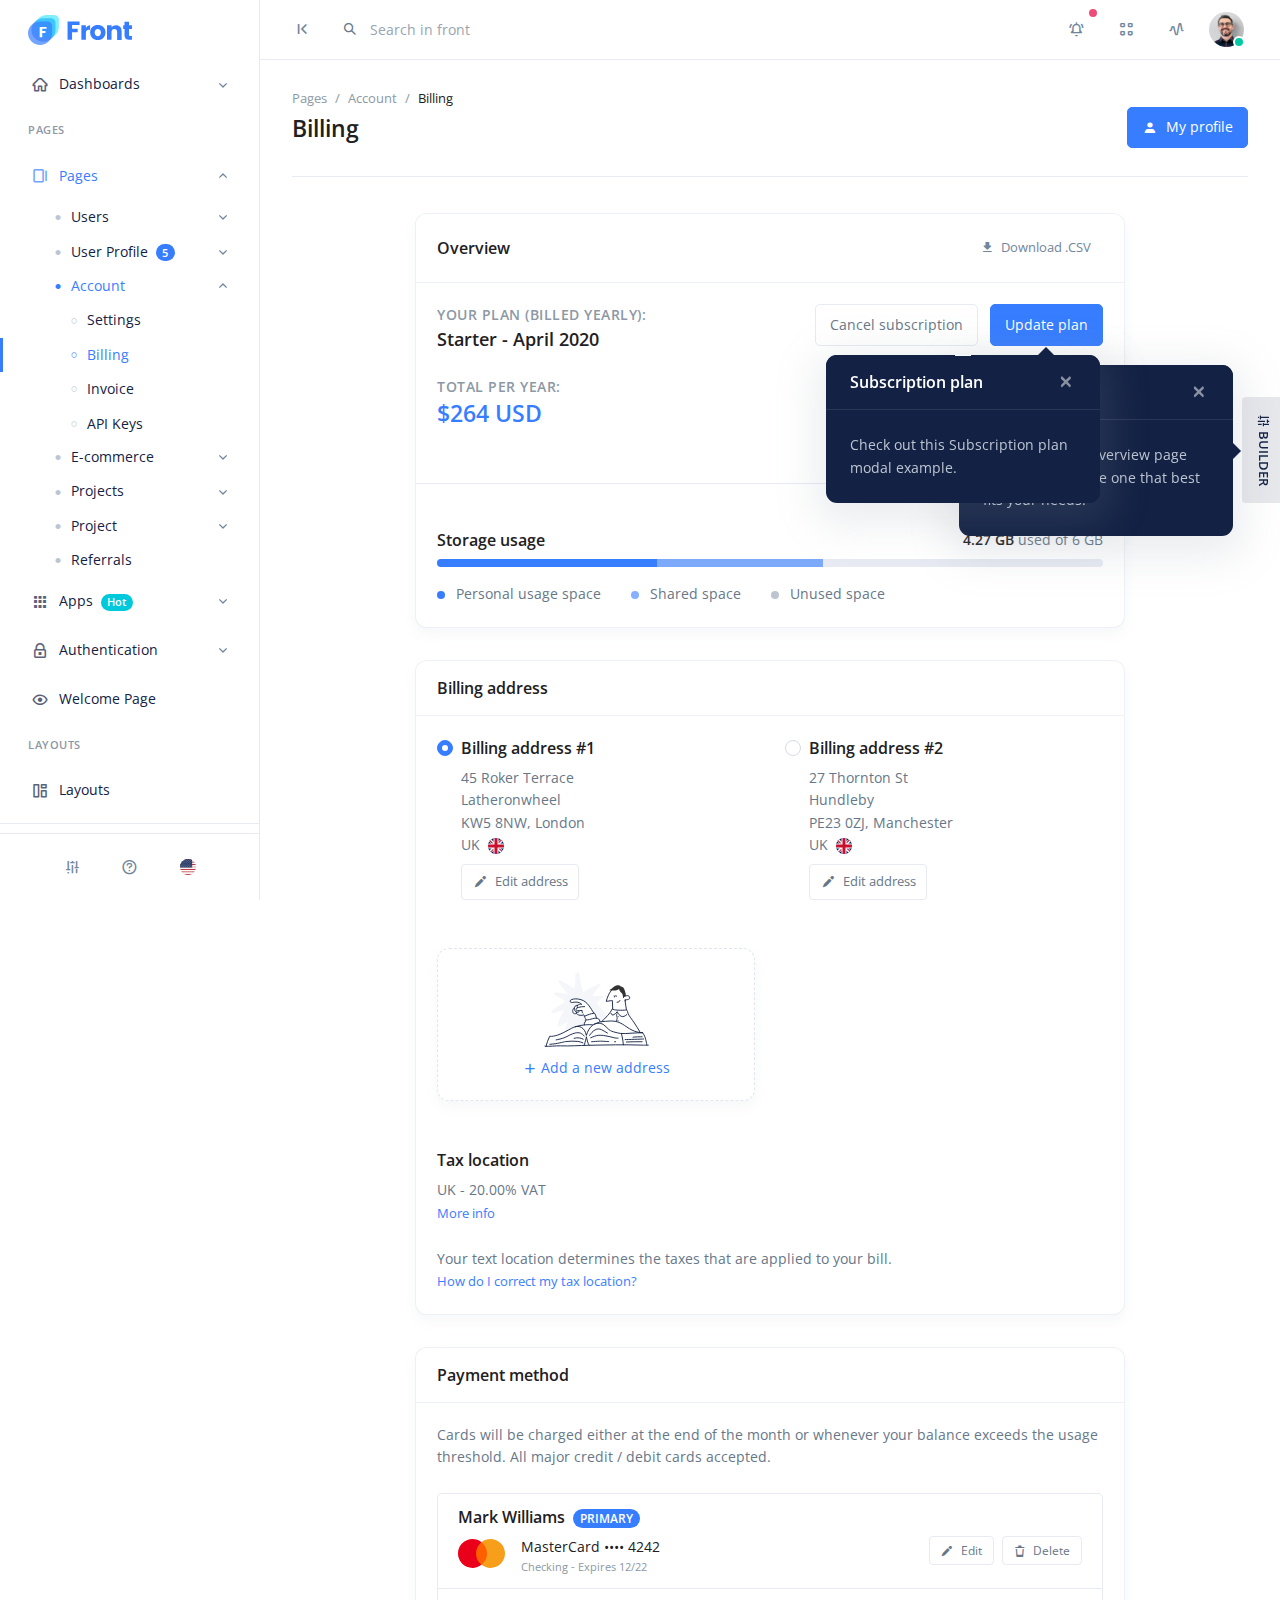
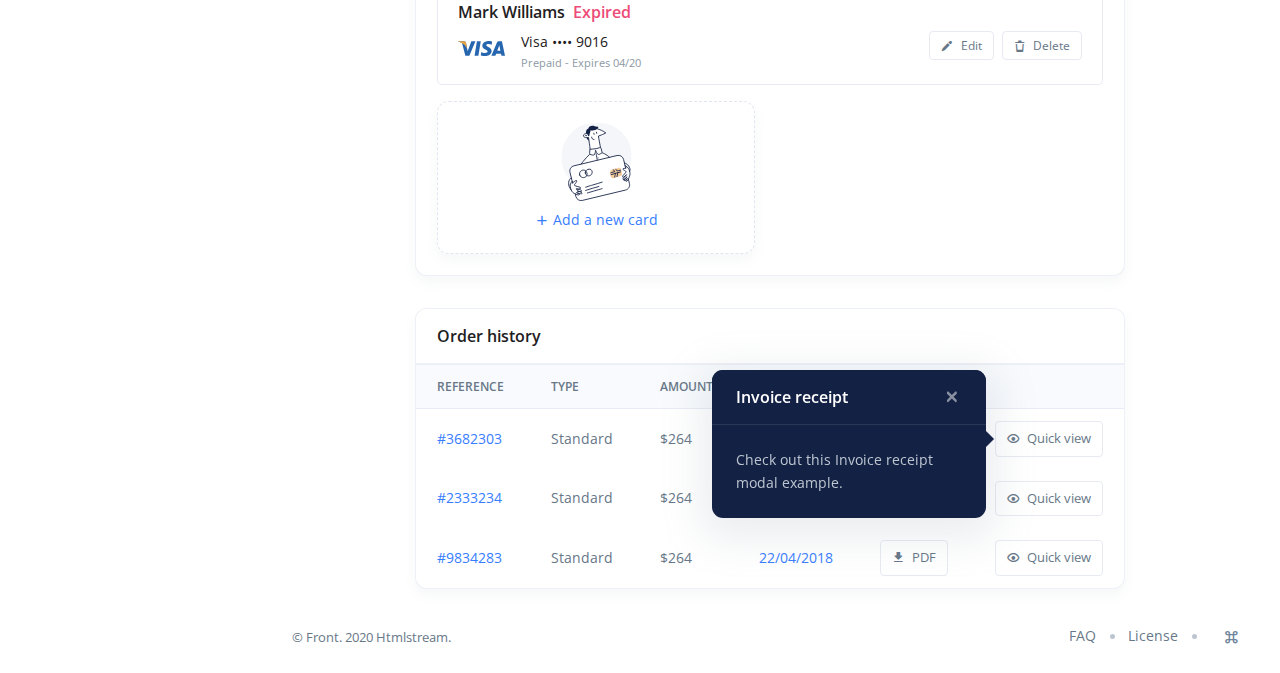
<file: front-dashboard/account-billing.html>
﻿<!DOCTYPE html>
<html lang="en">
  <head>
    <!-- Required Meta Tags Always Come First -->
    <meta charset="utf-8">
    <meta name="viewport" content="width=device-width, initial-scale=1, shrink-to-fit=no">

    <!-- Title -->
    <title>Billing | Front - Admin &amp; Dashboard Template</title>

    <!-- Favicon -->
    <link rel="shortcut icon" href="favicon.ico">

    <!-- Font -->
    <link href="https://fonts.googleapis.com/css2?family=Open+Sans:wght@400;600&display=swap" rel="stylesheet">

    <!-- CSS Implementing Plugins -->
    <link rel="stylesheet" href="assets\css\vendor.min.css">
    <link rel="stylesheet" href="assets\vendor\icon-set\style.css">
    
    

    <!-- CSS Front Template -->
    <link rel="stylesheet" href="assets\css\theme.min.css?v=1.0">
  </head>

  <body class="   footer-offset">
    
      <script src="assets\vendor\hs-navbar-vertical-aside\hs-navbar-vertical-aside-mini-cache.js"></script>
    

    <!-- ONLY DEV -->
    
      <!-- Builder -->
      <div id="styleSwitcherDropdown" class="hs-unfold-content sidebar sidebar-bordered sidebar-box-shadow" style="width: 35rem;">
        <div class="card card-lg border-0 h-100">
          <div class="card-header align-items-start">
            <div class="mr-2">
              <h3 class="card-header-title">Front Builder</h3>
              <p>Customize your overview page layout. Choose the one that best fits your needs.</p>
            </div>

            <!-- Toggle Button -->
            <a class="js-hs-unfold-invoker btn btn-icon btn-xs btn-ghost-dark" href="javascript:;" data-hs-unfold-options='{
                  "target": "#styleSwitcherDropdown",
                  "type": "css-animation",
                  "animationIn": "fadeInRight",
                  "animationOut": "fadeOutRight",
                  "hasOverlay": true,
                  "smartPositionOff": true
                 }'>
              <i class="tio-clear tio-lg"></i>
            </a>
            <!-- End Toggle Button -->
          </div>

          <!-- Body -->
          <div class="card-body sidebar-scrollbar">
            <h4 class="mb-1">Layout skins <span id="js-builder-disabled" class="badge badge-soft-danger" style="opacity: 0">Disabled</span></h4>
            <p>3 kinds of layout skins to choose from.</p>

            <div class="row gx-2 mb-5">
              <!-- Custom Radio -->
              <div class="col-4 text-center">
                <div class="text-center">
                  <div class="custom-checkbox-card mb-2">
                    <input type="radio" class="custom-checkbox-card-input" name="layoutSkinsRadio" id="layoutSkinsRadio1" checked="" value="default">
                    <label class="custom-checkbox-card-label" for="layoutSkinsRadio1">
                      <img class="custom-checkbox-card-img" src="assets\svg\layouts\layouts-sidebar-default.svg" alt="Image Description">
                    </label>
                    <span class="custom-checkbox-card-text">Default</span>
                  </div>
                </div>
              </div>
              <!-- End Custom Radio -->

              <!-- Custom Radio -->
              <div class="col-4 text-center">
                <div class="text-center">
                  <div class="custom-checkbox-card mb-2">
                    <input type="radio" class="custom-checkbox-card-input" name="layoutSkinsRadio" id="layoutSkinsRadio2" value="navbar-dark">
                    <label class="custom-checkbox-card-label" for="layoutSkinsRadio2">
                      <img class="custom-checkbox-card-img" src="assets\svg\layouts\layouts-sidebar-dark.svg" alt="Image Description">
                    </label>
                    <span class="custom-checkbox-card-text">Dark</span>
                  </div>
                </div>
              </div>
              <!-- End Custom Radio -->

              <!-- Custom Radio -->
              <div class="col-4 text-center">
                <div class="text-center">
                  <div class="custom-checkbox-card mb-2">
                    <input type="radio" class="custom-checkbox-card-input" name="layoutSkinsRadio" id="layoutSkinsRadio3" value="navbar-light">
                    <label class="custom-checkbox-card-label" for="layoutSkinsRadio3">
                      <img class="custom-checkbox-card-img" src="assets\svg\layouts\layouts-sidebar-light.svg" alt="Image Description">
                    </label>
                    <span class="custom-checkbox-card-text">Light</span>
                  </div>
                </div>
              </div>
              <!-- End Custom Radio -->
            </div>
            <!-- End Row -->

            <h4 class="mb-1">Sidebar layout options</h4>
            <p>Choose between standard navigation sizing, mini or even compact with icons.</p>

            <div class="row gx-2 mb-5">
              <!-- Custom Radio -->
              <div class="col-4 text-center">
                <div class="text-center">
                  <div class="custom-checkbox-card mb-2">
                    <input type="radio" class="custom-checkbox-card-input" name="sidebarLayoutOptions" id="sidebarLayoutOptions1" checked="" value="default">
                    <label class="custom-checkbox-card-label" for="sidebarLayoutOptions1">
                      <img class="custom-checkbox-card-img" src="assets\svg\layouts\sidebar-default-classic.svg" alt="Image Description">
                    </label>
                    <span class="custom-checkbox-card-text">Default</span>
                  </div>
                </div>
              </div>
              <!-- End Custom Radio -->

              <!-- Custom Radio -->
              <div class="col-4 text-center">
                <div class="text-center">
                  <div class="custom-checkbox-card mb-2">
                    <input type="radio" class="custom-checkbox-card-input" name="sidebarLayoutOptions" id="sidebarLayoutOptions2" value="navbar-vertical-aside-compact-mode">
                    <label class="custom-checkbox-card-label" for="sidebarLayoutOptions2">
                      <img class="custom-checkbox-card-img" src="assets\svg\layouts\sidebar-compact.svg" alt="Image Description">
                    </label>
                    <span class="custom-checkbox-card-text">Compact</span>
                  </div>
                </div>
              </div>
              <!-- End Custom Radio -->

              <!-- Custom Radio -->
              <div class="col-4 text-center">
                <div class="text-center">
                  <div class="custom-checkbox-card mb-2">
                    <input type="radio" class="custom-checkbox-card-input" name="sidebarLayoutOptions" id="sidebarLayoutOptions3" value="navbar-vertical-aside-mini-mode">
                    <label class="custom-checkbox-card-label" for="sidebarLayoutOptions3">
                      <img class="custom-checkbox-card-img" src="assets\svg\layouts\sidebar-mini.svg" alt="Image Description">
                    </label>
                    <span class="custom-checkbox-card-text">Mini</span>
                  </div>
                </div>
              </div>
              <!-- End Custom Radio -->
            </div>
            <!-- End Row -->

            <h4 class="mb-1">Header layout options</h4>
            <p>Choose the primary navigation of your header layout.</p>

            <div class="row gx-2">
              <!-- Custom Radio -->
              <div class="col-4 text-center">
                <div class="text-center">
                  <div class="custom-checkbox-card mb-2">
                    <input type="radio" class="custom-checkbox-card-input" name="headerLayoutOptions" id="headerLayoutOptions1" value="single">
                    <label class="custom-checkbox-card-label" for="headerLayoutOptions1">
                      <img class="custom-checkbox-card-img" src="assets\svg\layouts\header-default-fluid.svg" alt="Image Description">
                    </label>
                    <span class="custom-checkbox-card-text">Default (Fluid)</span>
                  </div>
                </div>
              </div>
              <!-- End Custom Radio -->

              <!-- Custom Radio -->
              <div class="col-4 text-center">
                <div class="text-center">
                  <div class="custom-checkbox-card mb-2">
                    <input type="radio" class="custom-checkbox-card-input" name="headerLayoutOptions" id="headerLayoutOptions2" value="single-container">
                    <label class="custom-checkbox-card-label" for="headerLayoutOptions2">
                      <img class="custom-checkbox-card-img" src="assets\svg\layouts\header-default-container.svg" alt="Image Description">
                    </label>
                    <span class="custom-checkbox-card-text">Default (Container)</span>
                  </div>
                </div>
              </div>
              <!-- End Custom Radio -->

              <!-- Custom Radio -->
              <div class="col-4 text-center">
                <div class="text-center">
                  <div class="custom-checkbox-card mb-2">
                    <input type="radio" class="custom-checkbox-card-input" name="headerLayoutOptions" id="headerLayoutOptions3" value="double">
                    <label class="custom-checkbox-card-label" for="headerLayoutOptions3">
                      <img class="custom-checkbox-card-img" src="assets\svg\layouts\header-double-line-fluid.svg" alt="Image Description">
                    </label>
                    <span class="custom-checkbox-card-text">Double line (Fluid)</span>
                  </div>
                </div>
              </div>
              <!-- End Custom Radio -->

              <!-- Custom Radio -->
              <div class="col-4 text-center mt-2">
                <div class="text-center">
                  <div class="custom-checkbox-card mb-2">
                    <input type="radio" class="custom-checkbox-card-input" name="headerLayoutOptions" id="headerLayoutOptions4" value="double-container">
                    <label class="custom-checkbox-card-label" for="headerLayoutOptions4">
                      <img class="custom-checkbox-card-img" src="assets\svg\layouts\header-double-line-container.svg" alt="Image Description">
                    </label>
                    <span class="custom-checkbox-card-text">Double line (Container)</span>
                  </div>
                </div>
              </div>
              <!-- End Custom Radio -->
            </div>
            <!-- End Row -->
          </div>
          <!-- End Body -->

          <!-- Footer -->
          <div class="card-footer">
            <div class="row gx-2">
              <div class="col">
                <button type="button" id="js-builder-reset" class="btn btn-block btn-lg btn-white">
                  <i class="tio-restore"></i> Reset
                </button>
              </div>
              <div class="col">
                <button type="button" id="js-builder-preview" class="btn btn-block btn-lg btn-primary">
                  <i class="tio-visible"></i> Preview
                </button>
              </div>
            </div>
            <!-- End Row -->
          </div>
          <!-- End Footer -->
        </div>
      </div>
      <!-- End Builder -->

      <!-- Builder Toggle -->
      <div class="d-none d-md-block position-fixed bottom-0 right-0 mr-5 mb-10" style="z-index: 3;">
        <div style="position: fixed; top: 50%; right: 0; margin-right: -.25rem; transform: translateY(-50%); writing-mode: vertical-rl; text-orientation: sideways;">
          <div class="hs-unfold">
            <a id="builderPopover" class="js-hs-unfold-invoker btn btn-sm btn-soft-dark py-3" href="javascript:;" data-template='<div class="d-none d-md-block popover" role="tooltip"><div class="arrow"></div><h3 class="popover-header"></h3><div class="popover-body"></div></div>' data-toggle="popover" data-placement="left" title="<div class='d-flex align-items-center'>Front Builder <a href='#!' class='close close-light ml-auto'><i id='closeBuilderPopover' class='tio-clear'></i></a></div>" data-content="Customize your overview page layout. Choose the one that best fits your needs." data-html="true" data-hs-unfold-options='{
                "target": "#styleSwitcherDropdown",
                "type": "css-animation",
                "animationIn": "fadeInRight",
                "animationOut": "fadeOutRight",
                "hasOverlay": true,
                "smartPositionOff": true
               }'>
              <i class="tio-tune mr-2"></i>
              <span class="font-weight-bold text-uppercase">Builder</span>
            </a>
          </div>
        </div>
      </div>
      <!-- End Builder Toggle -->

      <!-- JS Preview mode only -->
      <div id="headerMain" class="d-none"><header id="header" class="navbar navbar-expand-lg navbar-fixed navbar-height navbar-flush navbar-container navbar-bordered">
  <div class="navbar-nav-wrap">
    <div class="navbar-brand-wrapper">
      <!-- Logo -->
      <a class="navbar-brand" href="index.html" aria-label="Front">
        <img class="navbar-brand-logo" src="assets\svg\logos\logo.svg" alt="Logo">
        <img class="navbar-brand-logo-mini" src="assets\svg\logos\logo-short.svg" alt="Logo">
      </a>
      <!-- End Logo -->
    </div>

    <div class="navbar-nav-wrap-content-left">
      <!-- Navbar Vertical Toggle -->
      <button type="button" class="js-navbar-vertical-aside-toggle-invoker close mr-3">
        <i class="tio-first-page navbar-vertical-aside-toggle-short-align" data-toggle="tooltip" data-placement="right" title="Collapse"></i>
        <i class="tio-last-page navbar-vertical-aside-toggle-full-align" data-template='<div class="tooltip d-none d-sm-block" role="tooltip"><div class="arrow"></div><div class="tooltip-inner"></div></div>' data-toggle="tooltip" data-placement="right" title="Expand"></i>
      </button>
      <!-- End Navbar Vertical Toggle -->

      <!-- Search Form -->
      <div class="d-none d-md-block">
        <form class="position-relative">
          <!-- Input Group -->
          <div class="input-group input-group-merge input-group-borderless input-group-hover-light navbar-input-group">
            <div class="input-group-prepend">
              <div class="input-group-text">
                <i class="tio-search"></i>
              </div>
            </div>
            <input type="search" class="js-form-search form-control" placeholder="Search in front" aria-label="Search in front" data-hs-form-search-options='{
                     "clearIcon": "#clearSearchResultsIcon",
                     "dropMenuElement": "#searchDropdownMenu",
                     "dropMenuOffset": 20,
                     "toggleIconOnFocus": true,
                     "activeClass": "focus"
                   }'>
            <a class="input-group-append" href="javascript:;">
              <span class="input-group-text">
                <i id="clearSearchResultsIcon" class="tio-clear" style="display: none;"></i>
              </span>
            </a>
          </div>
          <!-- End Input Group -->

          <!-- Card Search Content -->
          <div id="searchDropdownMenu" class="hs-form-search-menu-content card dropdown-menu dropdown-card overflow-hidden">
            <!-- Body -->
            <div class="card-body-height py-3">
              <small class="dropdown-header mb-n2">Recent searches</small>

              <div class="dropdown-item bg-transparent text-wrap my-2">
                <span class="h4 mr-1">
                  <a class="btn btn-xs btn-soft-dark btn-pill" href="index.html">
                    Gulp <i class="tio-search ml-1"></i>
                  </a>
                </span>
                <span class="h4">
                  <a class="btn btn-xs btn-soft-dark btn-pill" href="index.html">
                    Notification panel <i class="tio-search ml-1"></i>
                  </a>
                </span>
              </div>

              <div class="dropdown-divider my-3"></div>

              <small class="dropdown-header mb-n2">Tutorials</small>

              <a class="dropdown-item my-2" href="index.html">
                <div class="media align-items-center">
                  <span class="icon icon-xs icon-soft-dark icon-circle mr-2">
                    <i class="tio-tune"></i>
                  </span>

                  <div class="media-body text-truncate">
                    <span>How to set up Gulp?</span>
                  </div>
                </div>
              </a>

              <a class="dropdown-item my-2" href="index.html">
                <div class="media align-items-center">
                  <span class="icon icon-xs icon-soft-dark icon-circle mr-2">
                    <i class="tio-paint-bucket"></i>
                  </span>

                  <div class="media-body text-truncate">
                    <span>How to change theme color?</span>
                  </div>
                </div>
              </a>

              <div class="dropdown-divider my-3"></div>

              <small class="dropdown-header mb-n2">Members</small>

              <a class="dropdown-item my-2" href="index.html">
                <div class="media align-items-center">
                  <img class="avatar avatar-xs avatar-circle mr-2" src="assets\img\160x160\img10.jpg" alt="Image Description">
                  <div class="media-body text-truncate">
                    <span>Amanda Harvey <i class="tio-verified text-primary" data-toggle="tooltip" data-placement="top" title="Top endorsed"></i></span>
                  </div>
                </div>
              </a>

              <a class="dropdown-item my-2" href="index.html">
                <div class="media align-items-center">
                  <img class="avatar avatar-xs avatar-circle mr-2" src="assets\img\160x160\img3.jpg" alt="Image Description">
                  <div class="media-body text-truncate">
                    <span>David Harrison</span>
                  </div>
                </div>
              </a>

              <a class="dropdown-item my-2" href="index.html">
                <div class="media align-items-center">
                  <div class="avatar avatar-xs avatar-soft-info avatar-circle mr-2">
                    <span class="avatar-initials">A</span>
                  </div>
                  <div class="media-body text-truncate">
                    <span>Anne Richard</span>
                  </div>
                </div>
              </a>
            </div>
            <!-- End Body -->

            <!-- Footer -->
            <a class="card-footer text-center" href="index.html">
              See all results
              <i class="tio-chevron-right"></i>
            </a>
            <!-- End Footer -->
          </div>
          <!-- End Card Search Content -->
        </form>
      </div>
      <!-- End Search Form -->
    </div>

    <!-- Secondary Content -->
    <div class="navbar-nav-wrap-content-right">
      <!-- Navbar -->
      <ul class="navbar-nav align-items-center flex-row">
        <li class="nav-item d-md-none">
          <!-- Search Trigger -->
          <div class="hs-unfold">
            <a class="js-hs-unfold-invoker btn btn-icon btn-ghost-secondary rounded-circle" href="javascript:;" data-hs-unfold-options='{
                 "target": "#searchDropdown",
                 "type": "css-animation",
                 "animationIn": "fadeIn",
                 "hasOverlay": "rgba(46, 52, 81, 0.1)",
                 "closeBreakpoint": "md"
               }'>
              <i class="tio-search"></i>
            </a>
          </div>
          <!-- End Search Trigger -->
        </li>

        <li class="nav-item d-none d-sm-inline-block">
          <!-- Notification -->
          <div class="hs-unfold">
            <a class="js-hs-unfold-invoker btn btn-icon btn-ghost-secondary rounded-circle" href="javascript:;" data-hs-unfold-options='{
                 "target": "#notificationDropdown",
                 "type": "css-animation"
               }'>
              <i class="tio-notifications-on-outlined"></i>
              <span class="btn-status btn-sm-status btn-status-danger"></span>
            </a>

            <div id="notificationDropdown" class="hs-unfold-content dropdown-unfold dropdown-menu dropdown-menu-right navbar-dropdown-menu" style="width: 25rem;">
              <!-- Header -->
              <div class="card-header">
                <span class="card-title h4">Notifications</span>

                <!-- Unfold -->
                <div class="hs-unfold">
                  <a class="js-hs-unfold-invoker btn btn-icon btn-sm btn-ghost-secondary rounded-circle" href="javascript:;" data-hs-unfold-options='{
                       "target": "#notificationSettingsOneDropdown",
                       "type": "css-animation"
                     }'>
                    <i class="tio-more-vertical"></i>
                  </a>
                  <div id="notificationSettingsOneDropdown" class="hs-unfold-content dropdown-unfold dropdown-menu dropdown-menu-right">
                    <span class="dropdown-header">Settings</span>
                    <a class="dropdown-item" href="#">
                      <i class="tio-archive dropdown-item-icon"></i> Archive all
                    </a>
                    <a class="dropdown-item" href="#">
                      <i class="tio-all-done dropdown-item-icon"></i> Mark all as read
                    </a>
                    <a class="dropdown-item" href="#">
                      <i class="tio-toggle-off dropdown-item-icon"></i> Disable notifications
                    </a>
                    <a class="dropdown-item" href="#">
                      <i class="tio-gift dropdown-item-icon"></i> What's new?
                    </a>
                    <div class="dropdown-divider"></div>
                    <span class="dropdown-header">Feedback</span>
                    <a class="dropdown-item" href="#">
                      <i class="tio-chat-outlined dropdown-item-icon"></i> Report
                    </a>
                  </div>
                </div>
                <!-- End Unfold -->
              </div>
              <!-- End Header -->

              <!-- Nav -->
              <ul class="nav nav-tabs nav-justified" id="notificationTab" role="tablist">
                <li class="nav-item">
                  <a class="nav-link active" id="notificationNavOne-tab" data-toggle="tab" href="#notificationNavOne" role="tab" aria-controls="notificationNavOne" aria-selected="true">Messages (3)</a>
                </li>
                <li class="nav-item">
                  <a class="nav-link" id="notificationNavTwo-tab" data-toggle="tab" href="#notificationNavTwo" role="tab" aria-controls="notificationNavTwo" aria-selected="false">Archived</a>
                </li>
              </ul>
              <!-- End Nav -->

              <!-- Body -->
              <div class="card-body-height">
                <!-- Tab Content -->
                <div class="tab-content" id="notificationTabContent">
                  <div class="tab-pane fade show active" id="notificationNavOne" role="tabpanel" aria-labelledby="notificationNavOne-tab">
                    <ul class="list-group list-group-flush navbar-card-list-group">
                      <!-- Item -->
                      <li class="list-group-item custom-checkbox-list-wrapper">
                        <div class="row">
                          <div class="col-auto position-static">
                            <div class="d-flex align-items-center">
                              <div class="custom-control custom-checkbox custom-checkbox-list">
                                <input type="checkbox" class="custom-control-input" id="notificationCheck1" checked="">
                                <label class="custom-control-label" for="notificationCheck1"></label>
                                <span class="custom-checkbox-list-stretched-bg"></span>
                              </div>
                              <div class="avatar avatar-sm avatar-circle">
                                <img class="avatar-img" src="assets\img\160x160\img3.jpg" alt="Image Description">
                              </div>
                            </div>
                          </div>
                          <div class="col ml-n3">
                            <span class="card-title h5">Brian Warner</span>
                            <p class="card-text font-size-sm">changed an issue from "In Progress" to <span class="badge badge-success">Review</span></p>
                          </div>
                          <small class="col-auto text-muted text-cap">2hr</small>
                        </div>
                        <a class="stretched-link" href="#"></a>
                      </li>
                      <!-- End Item -->

                      <!-- Item -->
                      <li class="list-group-item custom-checkbox-list-wrapper">
                        <div class="row">
                          <div class="col-auto position-static">
                            <div class="d-flex align-items-center">
                              <div class="custom-control custom-checkbox custom-checkbox-list">
                                <input type="checkbox" class="custom-control-input" id="notificationCheck2" checked="">
                                <label class="custom-control-label" for="notificationCheck2"></label>
                                <span class="custom-checkbox-list-stretched-bg"></span>
                              </div>
                              <div class="avatar avatar-sm avatar-soft-dark avatar-circle">
                                <span class="avatar-initials">K</span>
                              </div>
                            </div>
                          </div>
                          <div class="col ml-n3">
                            <span class="card-title h5">Klara Hampton</span>
                            <p class="card-text font-size-sm">mentioned you in a comment</p>
                            <blockquote class="blockquote blockquote-sm">
                              Nice work, love! You really nailed it. Keep it up!
                            </blockquote>
                          </div>
                          <small class="col-auto text-muted text-cap">10hr</small>
                        </div>
                        <a class="stretched-link" href="#"></a>
                      </li>
                      <!-- End Item -->

                      <!-- Item -->
                      <li class="list-group-item custom-checkbox-list-wrapper">
                        <div class="row">
                          <div class="col-auto position-static">
                            <div class="d-flex align-items-center">
                              <div class="custom-control custom-checkbox custom-checkbox-list">
                                <input type="checkbox" class="custom-control-input" id="notificationCheck4" checked="">
                                <label class="custom-control-label" for="notificationCheck4"></label>
                                <span class="custom-checkbox-list-stretched-bg"></span>
                              </div>
                              <div class="avatar avatar-sm avatar-circle">
                                <img class="avatar-img" src="assets\img\160x160\img10.jpg" alt="Image Description">
                              </div>
                            </div>
                          </div>
                          <div class="col ml-n3">
                            <span class="card-title h5">Ruby Walter</span>
                            <p class="card-text font-size-sm">joined the Slack group HS Team</p>
                          </div>
                          <small class="col-auto text-muted text-cap">3dy</small>
                        </div>
                        <a class="stretched-link" href="#"></a>
                      </li>
                      <!-- End Item -->

                      <!-- Item -->
                      <li class="list-group-item custom-checkbox-list-wrapper">
                        <div class="row">
                          <div class="col-auto position-static">
                            <div class="d-flex align-items-center">
                              <div class="custom-control custom-checkbox custom-checkbox-list">
                                <input type="checkbox" class="custom-control-input" id="notificationCheck3">
                                <label class="custom-control-label" for="notificationCheck3"></label>
                                <span class="custom-checkbox-list-stretched-bg"></span>
                              </div>
                              <div class="avatar avatar-sm avatar-circle">
                                <img class="avatar-img" src="assets\svg\brands\google.svg" alt="Image Description">
                              </div>
                            </div>
                          </div>
                          <div class="col ml-n3">
                            <span class="card-title h5">from Google</span>
                            <p class="card-text font-size-sm">Start using forms to capture the information of prospects visiting your Google website</p>
                          </div>
                          <small class="col-auto text-muted text-cap">17dy</small>
                        </div>
                        <a class="stretched-link" href="#"></a>
                      </li>
                      <!-- End Item -->

                      <!-- Item -->
                      <li class="list-group-item custom-checkbox-list-wrapper">
                        <div class="row">
                          <div class="col-auto position-static">
                            <div class="d-flex align-items-center">
                              <div class="custom-control custom-checkbox custom-checkbox-list">
                                <input type="checkbox" class="custom-control-input" id="notificationCheck5">
                                <label class="custom-control-label" for="notificationCheck5"></label>
                                <span class="custom-checkbox-list-stretched-bg"></span>
                              </div>
                              <div class="avatar avatar-sm avatar-circle">
                                <img class="avatar-img" src="assets\img\160x160\img7.jpg" alt="Image Description">
                              </div>
                            </div>
                          </div>
                          <div class="col ml-n3">
                            <span class="card-title h5">Sara Villar</span>
                            <p class="card-text font-size-sm">completed <i class="tio-folder-bookmarked text-primary"></i> FD-7 task</p>
                          </div>
                          <small class="col-auto text-muted text-cap">2mn</small>
                        </div>
                        <a class="stretched-link" href="#"></a>
                      </li>
                      <!-- End Item -->
                    </ul>
                  </div>

                  <div class="tab-pane fade" id="notificationNavTwo" role="tabpanel" aria-labelledby="notificationNavTwo-tab">
                    <ul class="list-group list-group-flush navbar-card-list-group">
                      <!-- Item -->
                      <li class="list-group-item custom-checkbox-list-wrapper">
                        <div class="row">
                          <div class="col-auto position-static">
                            <div class="d-flex align-items-center">
                              <div class="custom-control custom-checkbox custom-checkbox-list">
                                <input type="checkbox" class="custom-control-input" id="notificationCheck7">
                                <label class="custom-control-label" for="notificationCheck7"></label>
                                <span class="custom-checkbox-list-stretched-bg"></span>
                              </div>
                              <div class="avatar avatar-sm avatar-soft-dark avatar-circle">
                                <span class="avatar-initials">A</span>
                              </div>
                            </div>
                          </div>
                          <div class="col ml-n3">
                            <span class="card-title h5">Anne Richard</span>
                            <p class="card-text font-size-sm">accepted your invitation to join Notion</p>
                          </div>
                          <small class="col-auto text-muted text-cap">1dy</small>
                        </div>
                        <a class="stretched-link" href="#"></a>
                      </li>
                      <!-- End Item -->

                      <!-- Item -->
                      <li class="list-group-item custom-checkbox-list-wrapper">
                        <div class="row">
                          <div class="col-auto position-static">
                            <div class="d-flex align-items-center">
                              <div class="custom-control custom-checkbox custom-checkbox-list">
                                <input type="checkbox" class="custom-control-input" id="notificationCheck6">
                                <label class="custom-control-label" for="notificationCheck6"></label>
                                <span class="custom-checkbox-list-stretched-bg"></span>
                              </div>
                              <div class="avatar avatar-sm avatar-circle">
                                <img class="avatar-img" src="assets\img\160x160\img5.jpg" alt="Image Description">
                              </div>
                            </div>
                          </div>
                          <div class="col ml-n3">
                            <span class="card-title h5">Finch Hoot</span>
                            <p class="card-text font-size-sm">left Slack group HS projects</p>
                          </div>
                          <small class="col-auto text-muted text-cap">3dy</small>
                        </div>
                        <a class="stretched-link" href="#"></a>
                      </li>
                      <!-- End Item -->

                      <!-- Item -->
                      <li class="list-group-item custom-checkbox-list-wrapper">
                        <div class="row">
                          <div class="col-auto position-static">
                            <div class="d-flex align-items-center">
                              <div class="custom-control custom-checkbox custom-checkbox-list">
                                <input type="checkbox" class="custom-control-input" id="notificationCheck8">
                                <label class="custom-control-label" for="notificationCheck8"></label>
                                <span class="custom-checkbox-list-stretched-bg"></span>
                              </div>
                              <div class="avatar avatar-sm avatar-dark avatar-circle">
                                <span class="avatar-initials">HS</span>
                              </div>
                            </div>
                          </div>
                          <div class="col ml-n3">
                            <span class="card-title h5">Htmlstream</span>
                            <p class="card-text font-size-sm">you earned a "Top endorsed" <i class="tio-verified text-primary"></i> badge</p>
                          </div>
                          <small class="col-auto text-muted text-cap">6dy</small>
                        </div>
                        <a class="stretched-link" href="#"></a>
                      </li>
                      <!-- End Item -->

                      <!-- Item -->
                      <li class="list-group-item custom-checkbox-list-wrapper">
                        <div class="row">
                          <div class="col-auto position-static">
                            <div class="d-flex align-items-center">
                              <div class="custom-control custom-checkbox custom-checkbox-list">
                                <input type="checkbox" class="custom-control-input" id="notificationCheck9">
                                <label class="custom-control-label" for="notificationCheck9"></label>
                                <span class="custom-checkbox-list-stretched-bg"></span>
                              </div>
                              <div class="avatar avatar-sm avatar-circle">
                                <img class="avatar-img" src="assets\img\160x160\img8.jpg" alt="Image Description">
                              </div>
                            </div>
                          </div>
                          <div class="col ml-n3">
                            <span class="card-title h5">Linda Bates</span>
                            <p class="card-text font-size-sm">Accepted your connection</p>
                          </div>
                          <small class="col-auto text-muted text-cap">17dy</small>
                        </div>
                        <a class="stretched-link" href="#"></a>
                      </li>
                      <!-- End Item -->

                      <!-- Item -->
                      <li class="list-group-item custom-checkbox-list-wrapper">
                        <div class="row">
                          <div class="col-auto position-static">
                            <div class="d-flex align-items-center">
                              <div class="custom-control custom-checkbox custom-checkbox-list">
                                <input type="checkbox" class="custom-control-input" id="notificationCheck10">
                                <label class="custom-control-label" for="notificationCheck10"></label>
                                <span class="custom-checkbox-list-stretched-bg"></span>
                              </div>
                              <div class="avatar avatar-sm avatar-soft-dark avatar-circle">
                                <span class="avatar-initials">L</span>
                              </div>
                            </div>
                          </div>
                          <div class="col ml-n3">
                            <span class="card-title h5">Lewis Clarke</span>
                            <p class="card-text font-size-sm">completed <i class="tio-folder-bookmarked text-primary"></i> FD-134 task</p>
                          </div>
                          <small class="col-auto text-muted text-cap">2mn</small>
                        </div>
                        <a class="stretched-link" href="#"></a>
                      </li>
                      <!-- End Item -->
                    </ul>
                  </div>
                </div>
                <!-- End Tab Content -->
              </div>
              <!-- End Body -->

              <!-- Card Footer -->
              <a class="card-footer text-center" href="#">
                View all notifications
                <i class="tio-chevron-right"></i>
              </a>
              <!-- End Card Footer -->
            </div>
          </div>
          <!-- End Notification -->
        </li>

        <li class="nav-item d-none d-sm-inline-block">
          <!-- Apps -->
          <div class="hs-unfold">
            <a class="js-hs-unfold-invoker btn btn-icon btn-ghost-secondary rounded-circle" href="javascript:;" data-hs-unfold-options='{
                 "target": "#appsDropdown",
                 "type": "css-animation"
               }'>
              <i class="tio-menu-vs-outlined"></i>
            </a>

            <div id="appsDropdown" class="hs-unfold-content dropdown-unfold dropdown-menu dropdown-menu-right navbar-dropdown-menu" style="width: 25rem;">
              <!-- Header -->
              <div class="card-header">
                <span class="card-title h4">Web apps &amp; services</span>
              </div>
              <!-- End Header -->

              <!-- Body -->
              <div class="card-body card-body-height">
                <!-- Nav -->
                <div class="nav nav-pills flex-column">
                  <a class="nav-link" href="#">
                    <div class="media align-items-center">
                      <span class="mr-3">
                        <img class="avatar avatar-xs avatar-4by3" src="assets\svg\brands\atlassian.svg" alt="Image Description">
                      </span>
                      <div class="media-body text-truncate">
                        <span class="h5 mb-0">Atlassian</span>
                        <span class="d-block font-size-sm text-body">Security and control across Cloud</span>
                      </div>
                    </div>
                  </a>

                  <a class="nav-link" href="#">
                    <div class="media align-items-center">
                      <span class="mr-3">
                        <img class="avatar avatar-xs avatar-4by3" src="assets\svg\brands\slack.svg" alt="Image Description">
                      </span>
                      <div class="media-body text-truncate">
                        <span class="h5 mb-0">Slack <span class="badge badge-primary badge-pill text-uppercase ml-1">Try</span></span>
                        <span class="d-block font-size-sm text-body">Email collaboration software</span>
                      </div>
                    </div>
                  </a>

                  <a class="nav-link" href="#">
                    <div class="media align-items-center">
                      <span class="mr-3">
                        <img class="avatar avatar-xs avatar-4by3" src="assets\svg\brands\google-webdev.svg" alt="Image Description">
                      </span>
                      <div class="media-body text-truncate">
                        <span class="h5 mb-0">Google webdev</span>
                        <span class="d-block font-size-sm text-body">Work involved in developing a website</span>
                      </div>
                    </div>
                  </a>

                  <a class="nav-link" href="#">
                    <div class="media align-items-center">
                      <span class="mr-3">
                        <img class="avatar avatar-xs avatar-4by3" src="assets\svg\brands\frontapp.svg" alt="Image Description">
                      </span>
                      <div class="media-body text-truncate">
                        <span class="h5 mb-0">Frontapp</span>
                        <span class="d-block font-size-sm text-body">The inbox for teams</span>
                      </div>
                    </div>
                  </a>

                  <a class="nav-link" href="#">
                    <div class="media align-items-center">
                      <span class="mr-3">
                        <img class="avatar avatar-xs avatar-4by3" src="assets\svg\illustrations\review-rating-shield.svg" alt="Image Description">
                      </span>
                      <div class="media-body text-truncate">
                        <span class="h5 mb-0">HS Support</span>
                        <span class="d-block font-size-sm text-body">Customer service and support</span>
                      </div>
                    </div>
                  </a>

                  <a class="nav-link" href="#">
                    <div class="media align-items-center">
                      <span class="avatar avatar-xs avatar-soft-dark mr-3">
                        <span class="avatar-initials"><i class="tio-apps"></i></span>
                      </span>
                      <div class="media-body text-truncate">
                        <span class="h5 mb-0">More Front products</span>
                        <span class="d-block font-size-sm text-body">Check out more HS products</span>
                      </div>
                    </div>
                  </a>
                </div>
                <!-- End Nav -->
              </div>
              <!-- End Body -->

              <!-- Footer -->
              <a class="card-footer text-center" href="#">
                View all apps
                <i class="tio-chevron-right"></i>
              </a>
              <!-- End Footer -->
            </div>
          </div>
          <!-- End Apps -->
        </li>

        <li class="nav-item d-none d-sm-inline-block">
          <!-- Activity -->
          <div class="hs-unfold">
            <a class="js-hs-unfold-invoker btn btn-icon btn-ghost-secondary rounded-circle" href="javascript:;" data-hs-unfold-options='{
                "target": "#activitySidebar",
                "type": "css-animation",
                "animationIn": "fadeInRight",
                "animationOut": "fadeOutRight",
                "hasOverlay": true,
                "smartPositionOff": true
               }'>
              <i class="tio-voice-line"></i>
            </a>
          </div>
          <!-- Activity -->
        </li>

        <li class="nav-item">
          <!-- Account -->
          <div class="hs-unfold">
            <a class="js-hs-unfold-invoker navbar-dropdown-account-wrapper" href="javascript:;" data-hs-unfold-options='{
                 "target": "#accountNavbarDropdown",
                 "type": "css-animation"
               }'>
              <div class="avatar avatar-sm avatar-circle">
                <img class="avatar-img" src="assets\img\160x160\img6.jpg" alt="Image Description">
                <span class="avatar-status avatar-sm-status avatar-status-success"></span>
              </div>
            </a>

            <div id="accountNavbarDropdown" class="hs-unfold-content dropdown-unfold dropdown-menu dropdown-menu-right navbar-dropdown-menu navbar-dropdown-account" style="width: 16rem;">
              <div class="dropdown-item-text">
                <div class="media align-items-center">
                  <div class="avatar avatar-sm avatar-circle mr-2">
                    <img class="avatar-img" src="assets\img\160x160\img6.jpg" alt="Image Description">
                  </div>
                  <div class="media-body">
                    <span class="card-title h5">Mark Williams</span>
                    <span class="card-text">mark@example.com</span>
                  </div>
                </div>
              </div>

              <div class="dropdown-divider"></div>

              <!-- Unfold -->
              <div class="hs-unfold w-100">
                <a class="js-hs-unfold-invoker navbar-dropdown-submenu-item dropdown-item d-flex align-items-center" href="javascript:;" data-hs-unfold-options='{
                     "target": "#navSubmenuPagesAccountDropdown1",
                     "event": "hover"
                   }'>
                  <span class="text-truncate pr-2" title="Set status">Set status</span>
                  <i class="tio-chevron-right navbar-dropdown-submenu-item-invoker ml-auto"></i>
                </a>

                <div id="navSubmenuPagesAccountDropdown1" class="hs-unfold-content hs-unfold-has-submenu dropdown-unfold dropdown-menu navbar-dropdown-sub-menu">
                  <a class="dropdown-item" href="#">
                    <span class="legend-indicator bg-success mr-1"></span>
                    <span class="text-truncate pr-2" title="Available">Available</span>
                  </a>
                  <a class="dropdown-item" href="#">
                    <span class="legend-indicator bg-danger mr-1"></span>
                    <span class="text-truncate pr-2" title="Busy">Busy</span>
                  </a>
                  <a class="dropdown-item" href="#">
                    <span class="legend-indicator bg-warning mr-1"></span>
                    <span class="text-truncate pr-2" title="Away">Away</span>
                  </a>
                  <div class="dropdown-divider"></div>
                  <a class="dropdown-item" href="#">
                    <span class="text-truncate pr-2" title="Reset status">Reset status</span>
                  </a>
                </div>
              </div>
              <!-- End Unfold -->

              <a class="dropdown-item" href="#">
                <span class="text-truncate pr-2" title="Profile &amp; account">Profile &amp; account</span>
              </a>

              <a class="dropdown-item" href="#">
                <span class="text-truncate pr-2" title="Settings">Settings</span>
              </a>

              <div class="dropdown-divider"></div>

              <a class="dropdown-item" href="#">
                <div class="media align-items-center">
                  <div class="avatar avatar-sm avatar-dark avatar-circle mr-2">
                    <span class="avatar-initials">HS</span>
                  </div>
                  <div class="media-body">
                    <span class="card-title h5">Htmlstream <span class="badge badge-primary badge-pill text-uppercase ml-1">PRO</span></span>
                    <span class="card-text">hs.example.com</span>
                  </div>
                </div>
              </a>

              <div class="dropdown-divider"></div>

              <!-- Unfold -->
              <div class="hs-unfold w-100">
                <a class="js-hs-unfold-invoker navbar-dropdown-submenu-item dropdown-item d-flex align-items-center" href="javascript:;" data-hs-unfold-options='{
                     "target": "#navSubmenuPagesAccountDropdown2",
                     "event": "hover"
                   }'>
                  <span class="text-truncate pr-2" title="Customization">Customization</span>
                  <i class="tio-chevron-right navbar-dropdown-submenu-item-invoker  ml-auto"></i>
                </a>

                <div id="navSubmenuPagesAccountDropdown2" class="hs-unfold-content hs-unfold-has-submenu dropdown-unfold dropdown-menu navbar-dropdown-sub-menu">
                  <a class="dropdown-item" href="#">
                    <span class="text-truncate pr-2" title="Invite people">Invite people</span>
                  </a>
                  <a class="dropdown-item" href="#">
                    <span class="text-truncate pr-2" title="Analytics">Analytics</span>
                    <i class="tio-open-in-new"></i>
                  </a>
                  <a class="dropdown-item" href="#">
                    <span class="text-truncate pr-2" title="Customize Front">Customize Front</span>
                    <i class="tio-open-in-new"></i>
                  </a>
                </div>
              </div>
              <!-- End Unfold -->

              <a class="dropdown-item" href="#">
                <span class="text-truncate pr-2" title="Manage team">Manage team</span>
              </a>

              <div class="dropdown-divider"></div>

              <a class="dropdown-item" href="#">
                <span class="text-truncate pr-2" title="Sign out">Sign out</span>
              </a>
            </div>
          </div>
          <!-- End Account -->
        </li>
      </ul>
      <!-- End Navbar -->
    </div>
    <!-- End Secondary Content -->
  </div>
</header></div>
      <div id="headerFluid" class="d-none"><header id="header" class="navbar navbar-expand-xl navbar-fixed navbar-height navbar-flush navbar-container navbar-bordered  ">
  <div class="js-mega-menu navbar-nav-wrap">
    <div class="navbar-brand-wrapper">
      <!-- Logo -->
      
      
        <a class="navbar-brand" href="index.html" aria-label="Front">
          <img class="navbar-brand-logo" src="assets\svg\logos\logo.svg" alt="Logo">
        </a>
      
      <!-- End Logo -->
    </div>

    <!-- Secondary Content -->
    <div class="navbar-nav-wrap-content-right">
      <!-- Navbar -->
      <ul class="navbar-nav align-items-center flex-row">
        <li class="nav-item d-none d-sm-inline-block">
          <!-- Notification -->
          <div class="hs-unfold">
            <a class="js-hs-unfold-invoker btn btn-icon btn-ghost-secondary rounded-circle" href="javascript:;" data-hs-unfold-options='{
                 "target": "#notificationDropdown",
                 "type": "css-animation"
               }'>
              <i class="tio-notifications-on-outlined"></i>
              <span class="btn-status btn-sm-status btn-status-danger"></span>
            </a>

            <div id="notificationDropdown" class="hs-unfold-content dropdown-unfold dropdown-menu dropdown-menu-right navbar-dropdown-menu" style="width: 25rem;">
              <!-- Header -->
              <div class="card-header">
                <span class="card-title h4">Notifications</span>

                <!-- Unfold -->
                <div class="hs-unfold">
                  <a class="js-hs-unfold-invoker btn btn-icon btn-sm btn-ghost-secondary rounded-circle" href="javascript:;" data-hs-unfold-options='{
                       "target": "#notificationSettingsOneDropdown",
                       "type": "css-animation"
                     }'>
                    <i class="tio-more-vertical"></i>
                  </a>
                  <div id="notificationSettingsOneDropdown" class="hs-unfold-content dropdown-unfold dropdown-menu dropdown-menu-right">
                    <span class="dropdown-header">Settings</span>
                    <a class="dropdown-item" href="#">
                      <i class="tio-archive dropdown-item-icon"></i> Archive all
                    </a>
                    <a class="dropdown-item" href="#">
                      <i class="tio-all-done dropdown-item-icon"></i> Mark all as read
                    </a>
                    <a class="dropdown-item" href="#">
                      <i class="tio-toggle-off dropdown-item-icon"></i> Disable notifications
                    </a>
                    <a class="dropdown-item" href="#">
                      <i class="tio-gift dropdown-item-icon"></i> What's new?
                    </a>
                    <div class="dropdown-divider"></div>
                    <span class="dropdown-header">Feedback</span>
                    <a class="dropdown-item" href="#">
                      <i class="tio-chat-outlined dropdown-item-icon"></i> Report
                    </a>
                  </div>
                </div>
                <!-- End Unfold -->
              </div>
              <!-- End Header -->

              <!-- Nav -->
              <ul class="nav nav-tabs nav-justified" id="notificationTab" role="tablist">
                <li class="nav-item">
                  <a class="nav-link active" id="notificationNavOne-tab" data-toggle="tab" href="#notificationNavOne" role="tab" aria-controls="notificationNavOne" aria-selected="true">Messages (3)</a>
                </li>
                <li class="nav-item">
                  <a class="nav-link" id="notificationNavTwo-tab" data-toggle="tab" href="#notificationNavTwo" role="tab" aria-controls="notificationNavTwo" aria-selected="false">Archived</a>
                </li>
              </ul>
              <!-- End Nav -->

              <!-- Body -->
              <div class="card-body-height">
                <!-- Tab Content -->
                <div class="tab-content" id="notificationTabContent">
                  <div class="tab-pane fade show active" id="notificationNavOne" role="tabpanel" aria-labelledby="notificationNavOne-tab">
                    <ul class="list-group list-group-flush navbar-card-list-group">
                      <!-- Item -->
                      <li class="list-group-item custom-checkbox-list-wrapper">
                        <div class="row">
                          <div class="col-auto position-static">
                            <div class="d-flex align-items-center">
                              <div class="custom-control custom-checkbox custom-checkbox-list">
                                <input type="checkbox" class="custom-control-input" id="notificationCheck1" checked="">
                                <label class="custom-control-label" for="notificationCheck1"></label>
                                <span class="custom-checkbox-list-stretched-bg"></span>
                              </div>
                              <div class="avatar avatar-sm avatar-circle">
                                <img class="avatar-img" src="assets\img\160x160\img3.jpg" alt="Image Description">
                              </div>
                            </div>
                          </div>
                          <div class="col ml-n3">
                            <span class="card-title h5">Brian Warner</span>
                            <p class="card-text font-size-sm">changed an issue from "In Progress" to <span class="badge badge-success">Review</span></p>
                          </div>
                          <small class="col-auto text-muted text-cap">2hr</small>
                        </div>
                        <a class="stretched-link" href="#"></a>
                      </li>
                      <!-- End Item -->

                      <!-- Item -->
                      <li class="list-group-item custom-checkbox-list-wrapper">
                        <div class="row">
                          <div class="col-auto position-static">
                            <div class="d-flex align-items-center">
                              <div class="custom-control custom-checkbox custom-checkbox-list">
                                <input type="checkbox" class="custom-control-input" id="notificationCheck2" checked="">
                                <label class="custom-control-label" for="notificationCheck2"></label>
                                <span class="custom-checkbox-list-stretched-bg"></span>
                              </div>
                              <div class="avatar avatar-sm avatar-soft-dark avatar-circle">
                                <span class="avatar-initials">K</span>
                              </div>
                            </div>
                          </div>
                          <div class="col ml-n3">
                            <span class="card-title h5">Klara Hampton</span>
                            <p class="card-text font-size-sm">mentioned you in a comment</p>
                            <blockquote class="blockquote blockquote-sm">
                              Nice work, love! You really nailed it. Keep it up!
                            </blockquote>
                          </div>
                          <small class="col-auto text-muted text-cap">10hr</small>
                        </div>
                        <a class="stretched-link" href="#"></a>
                      </li>
                      <!-- End Item -->

                      <!-- Item -->
                      <li class="list-group-item custom-checkbox-list-wrapper">
                        <div class="row">
                          <div class="col-auto position-static">
                            <div class="d-flex align-items-center">
                              <div class="custom-control custom-checkbox custom-checkbox-list">
                                <input type="checkbox" class="custom-control-input" id="notificationCheck4" checked="">
                                <label class="custom-control-label" for="notificationCheck4"></label>
                                <span class="custom-checkbox-list-stretched-bg"></span>
                              </div>
                              <div class="avatar avatar-sm avatar-circle">
                                <img class="avatar-img" src="assets\img\160x160\img10.jpg" alt="Image Description">
                              </div>
                            </div>
                          </div>
                          <div class="col ml-n3">
                            <span class="card-title h5">Ruby Walter</span>
                            <p class="card-text font-size-sm">joined the Slack group HS Team</p>
                          </div>
                          <small class="col-auto text-muted text-cap">3dy</small>
                        </div>
                        <a class="stretched-link" href="#"></a>
                      </li>
                      <!-- End Item -->

                      <!-- Item -->
                      <li class="list-group-item custom-checkbox-list-wrapper">
                        <div class="row">
                          <div class="col-auto position-static">
                            <div class="d-flex align-items-center">
                              <div class="custom-control custom-checkbox custom-checkbox-list">
                                <input type="checkbox" class="custom-control-input" id="notificationCheck3">
                                <label class="custom-control-label" for="notificationCheck3"></label>
                                <span class="custom-checkbox-list-stretched-bg"></span>
                              </div>
                              <div class="avatar avatar-sm avatar-circle">
                                <img class="avatar-img" src="assets\svg\brands\google.svg" alt="Image Description">
                              </div>
                            </div>
                          </div>
                          <div class="col ml-n3">
                            <span class="card-title h5">from Google</span>
                            <p class="card-text font-size-sm">Start using forms to capture the information of prospects visiting your Google website</p>
                          </div>
                          <small class="col-auto text-muted text-cap">17dy</small>
                        </div>
                        <a class="stretched-link" href="#"></a>
                      </li>
                      <!-- End Item -->

                      <!-- Item -->
                      <li class="list-group-item custom-checkbox-list-wrapper">
                        <div class="row">
                          <div class="col-auto position-static">
                            <div class="d-flex align-items-center">
                              <div class="custom-control custom-checkbox custom-checkbox-list">
                                <input type="checkbox" class="custom-control-input" id="notificationCheck5">
                                <label class="custom-control-label" for="notificationCheck5"></label>
                                <span class="custom-checkbox-list-stretched-bg"></span>
                              </div>
                              <div class="avatar avatar-sm avatar-circle">
                                <img class="avatar-img" src="assets\img\160x160\img7.jpg" alt="Image Description">
                              </div>
                            </div>
                          </div>
                          <div class="col ml-n3">
                            <span class="card-title h5">Sara Villar</span>
                            <p class="card-text font-size-sm">completed <i class="tio-folder-bookmarked text-primary"></i> FD-7 task</p>
                          </div>
                          <small class="col-auto text-muted text-cap">2mn</small>
                        </div>
                        <a class="stretched-link" href="#"></a>
                      </li>
                      <!-- End Item -->
                    </ul>
                  </div>

                  <div class="tab-pane fade" id="notificationNavTwo" role="tabpanel" aria-labelledby="notificationNavTwo-tab">
                    <ul class="list-group list-group-flush navbar-card-list-group">
                      <!-- Item -->
                      <li class="list-group-item custom-checkbox-list-wrapper">
                        <div class="row">
                          <div class="col-auto position-static">
                            <div class="d-flex align-items-center">
                              <div class="custom-control custom-checkbox custom-checkbox-list">
                                <input type="checkbox" class="custom-control-input" id="notificationCheck7">
                                <label class="custom-control-label" for="notificationCheck7"></label>
                                <span class="custom-checkbox-list-stretched-bg"></span>
                              </div>
                              <div class="avatar avatar-sm avatar-soft-dark avatar-circle">
                                <span class="avatar-initials">A</span>
                              </div>
                            </div>
                          </div>
                          <div class="col ml-n3">
                            <span class="card-title h5">Anne Richard</span>
                            <p class="card-text font-size-sm">accepted your invitation to join Notion</p>
                          </div>
                          <small class="col-auto text-muted text-cap">1dy</small>
                        </div>
                        <a class="stretched-link" href="#"></a>
                      </li>
                      <!-- End Item -->

                      <!-- Item -->
                      <li class="list-group-item custom-checkbox-list-wrapper">
                        <div class="row">
                          <div class="col-auto position-static">
                            <div class="d-flex align-items-center">
                              <div class="custom-control custom-checkbox custom-checkbox-list">
                                <input type="checkbox" class="custom-control-input" id="notificationCheck6">
                                <label class="custom-control-label" for="notificationCheck6"></label>
                                <span class="custom-checkbox-list-stretched-bg"></span>
                              </div>
                              <div class="avatar avatar-sm avatar-circle">
                                <img class="avatar-img" src="assets\img\160x160\img5.jpg" alt="Image Description">
                              </div>
                            </div>
                          </div>
                          <div class="col ml-n3">
                            <span class="card-title h5">Finch Hoot</span>
                            <p class="card-text font-size-sm">left Slack group HS projects</p>
                          </div>
                          <small class="col-auto text-muted text-cap">3dy</small>
                        </div>
                        <a class="stretched-link" href="#"></a>
                      </li>
                      <!-- End Item -->

                      <!-- Item -->
                      <li class="list-group-item custom-checkbox-list-wrapper">
                        <div class="row">
                          <div class="col-auto position-static">
                            <div class="d-flex align-items-center">
                              <div class="custom-control custom-checkbox custom-checkbox-list">
                                <input type="checkbox" class="custom-control-input" id="notificationCheck8">
                                <label class="custom-control-label" for="notificationCheck8"></label>
                                <span class="custom-checkbox-list-stretched-bg"></span>
                              </div>
                              <div class="avatar avatar-sm avatar-dark avatar-circle">
                                <span class="avatar-initials">HS</span>
                              </div>
                            </div>
                          </div>
                          <div class="col ml-n3">
                            <span class="card-title h5">Htmlstream</span>
                            <p class="card-text font-size-sm">you earned a "Top endorsed" <i class="tio-verified text-primary"></i> badge</p>
                          </div>
                          <small class="col-auto text-muted text-cap">6dy</small>
                        </div>
                        <a class="stretched-link" href="#"></a>
                      </li>
                      <!-- End Item -->

                      <!-- Item -->
                      <li class="list-group-item custom-checkbox-list-wrapper">
                        <div class="row">
                          <div class="col-auto position-static">
                            <div class="d-flex align-items-center">
                              <div class="custom-control custom-checkbox custom-checkbox-list">
                                <input type="checkbox" class="custom-control-input" id="notificationCheck9">
                                <label class="custom-control-label" for="notificationCheck9"></label>
                                <span class="custom-checkbox-list-stretched-bg"></span>
                              </div>
                              <div class="avatar avatar-sm avatar-circle">
                                <img class="avatar-img" src="assets\img\160x160\img8.jpg" alt="Image Description">
                              </div>
                            </div>
                          </div>
                          <div class="col ml-n3">
                            <span class="card-title h5">Linda Bates</span>
                            <p class="card-text font-size-sm">Accepted your connection</p>
                          </div>
                          <small class="col-auto text-muted text-cap">17dy</small>
                        </div>
                        <a class="stretched-link" href="#"></a>
                      </li>
                      <!-- End Item -->

                      <!-- Item -->
                      <li class="list-group-item custom-checkbox-list-wrapper">
                        <div class="row">
                          <div class="col-auto position-static">
                            <div class="d-flex align-items-center">
                              <div class="custom-control custom-checkbox custom-checkbox-list">
                                <input type="checkbox" class="custom-control-input" id="notificationCheck10">
                                <label class="custom-control-label" for="notificationCheck10"></label>
                                <span class="custom-checkbox-list-stretched-bg"></span>
                              </div>
                              <div class="avatar avatar-sm avatar-soft-dark avatar-circle">
                                <span class="avatar-initials">L</span>
                              </div>
                            </div>
                          </div>
                          <div class="col ml-n3">
                            <span class="card-title h5">Lewis Clarke</span>
                            <p class="card-text font-size-sm">completed <i class="tio-folder-bookmarked text-primary"></i> FD-134 task</p>
                          </div>
                          <small class="col-auto text-muted text-cap">2mn</small>
                        </div>
                        <a class="stretched-link" href="#"></a>
                      </li>
                      <!-- End Item -->
                    </ul>
                  </div>
                </div>
                <!-- End Tab Content -->
              </div>
              <!-- End Body -->

              <!-- Card Footer -->
              <a class="card-footer text-center" href="#">
                View all notifications
                <i class="tio-chevron-right"></i>
              </a>
              <!-- End Card Footer -->
            </div>
          </div>
          <!-- End Notification -->
        </li>

        <li class="nav-item d-none d-sm-inline-block">
          <!-- Apps -->
          <div class="hs-unfold">
            <a class="js-hs-unfold-invoker btn btn-icon btn-ghost-secondary rounded-circle" href="javascript:;" data-hs-unfold-options='{
                 "target": "#appsDropdown",
                 "type": "css-animation"
               }'>
              <i class="tio-menu-vs-outlined"></i>
            </a>

            <div id="appsDropdown" class="hs-unfold-content dropdown-unfold dropdown-menu dropdown-menu-right navbar-dropdown-menu" style="width: 25rem;">
              <!-- Header -->
              <div class="card-header">
                <span class="card-title h4">Web apps &amp; services</span>
              </div>
              <!-- End Header -->

              <!-- Body -->
              <div class="card-body card-body-height">
                <!-- Nav -->
                <div class="nav nav-pills flex-column">
                  <a class="nav-link" href="#">
                    <div class="media align-items-center">
                      <span class="mr-3">
                        <img class="avatar avatar-xs avatar-4by3" src="assets\svg\brands\atlassian.svg" alt="Image Description">
                      </span>
                      <div class="media-body text-truncate">
                        <span class="h5 mb-0">Atlassian</span>
                        <span class="d-block font-size-sm text-body">Security and control across Cloud</span>
                      </div>
                    </div>
                  </a>

                  <a class="nav-link" href="#">
                    <div class="media align-items-center">
                      <span class="mr-3">
                        <img class="avatar avatar-xs avatar-4by3" src="assets\svg\brands\slack.svg" alt="Image Description">
                      </span>
                      <div class="media-body text-truncate">
                        <span class="h5 mb-0">Slack <span class="badge badge-primary badge-pill text-uppercase ml-1">Try</span></span>
                        <span class="d-block font-size-sm text-body">Email collaboration software</span>
                      </div>
                    </div>
                  </a>

                  <a class="nav-link" href="#">
                    <div class="media align-items-center">
                      <span class="mr-3">
                        <img class="avatar avatar-xs avatar-4by3" src="assets\svg\brands\google-webdev.svg" alt="Image Description">
                      </span>
                      <div class="media-body text-truncate">
                        <span class="h5 mb-0">Google webdev</span>
                        <span class="d-block font-size-sm text-body">Work involved in developing a website</span>
                      </div>
                    </div>
                  </a>

                  <a class="nav-link" href="#">
                    <div class="media align-items-center">
                      <span class="mr-3">
                        <img class="avatar avatar-xs avatar-4by3" src="assets\svg\brands\frontapp.svg" alt="Image Description">
                      </span>
                      <div class="media-body text-truncate">
                        <span class="h5 mb-0">Frontapp</span>
                        <span class="d-block font-size-sm text-body">The inbox for teams</span>
                      </div>
                    </div>
                  </a>

                  <a class="nav-link" href="#">
                    <div class="media align-items-center">
                      <span class="mr-3">
                        <img class="avatar avatar-xs avatar-4by3" src="assets\svg\illustrations\review-rating-shield.svg" alt="Image Description">
                      </span>
                      <div class="media-body text-truncate">
                        <span class="h5 mb-0">HS Support</span>
                        <span class="d-block font-size-sm text-body">Customer service and support</span>
                      </div>
                    </div>
                  </a>

                  <a class="nav-link" href="#">
                    <div class="media align-items-center">
                      <span class="avatar avatar-xs avatar-soft-dark mr-3">
                        <span class="avatar-initials"><i class="tio-apps"></i></span>
                      </span>
                      <div class="media-body text-truncate">
                        <span class="h5 mb-0">More Front products</span>
                        <span class="d-block font-size-sm text-body">Check out more HS products</span>
                      </div>
                    </div>
                  </a>
                </div>
                <!-- End Nav -->
              </div>
              <!-- End Body -->

              <!-- Footer -->
              <a class="card-footer text-center" href="#">
                View all apps
                <i class="tio-chevron-right"></i>
              </a>
              <!-- End Footer -->
            </div>
          </div>
          <!-- End Apps -->
        </li>

        <li class="nav-item d-none d-sm-inline-block">
          <!-- Activity -->
          <div class="hs-unfold">
            <a class="js-hs-unfold-invoker btn btn-icon btn-ghost-secondary rounded-circle" href="javascript:;" data-hs-unfold-options='{
                "target": "#activitySidebar",
                "type": "css-animation",
                "animationIn": "fadeInRight",
                "animationOut": "fadeOutRight",
                "hasOverlay": true,
                "smartPositionOff": true
               }'>
              <i class="tio-voice-line"></i>
            </a>
          </div>
          <!-- Activity -->
        </li>

        <li class="nav-item">
          <!-- Account -->
          <div class="hs-unfold">
            <a class="js-hs-unfold-invoker navbar-dropdown-account-wrapper" href="javascript:;" data-hs-unfold-options='{
                 "target": "#accountNavbarDropdown",
                 "type": "css-animation"
               }'>
              <div class="avatar avatar-sm avatar-circle">
                <img class="avatar-img" src="assets\img\160x160\img6.jpg" alt="Image Description">
                <span class="avatar-status avatar-sm-status avatar-status-success"></span>
              </div>
            </a>

            <div id="accountNavbarDropdown" class="hs-unfold-content dropdown-unfold dropdown-menu dropdown-menu-right navbar-dropdown-menu navbar-dropdown-account" style="width: 16rem;">
              <div class="dropdown-item-text">
                <div class="media align-items-center">
                  <div class="avatar avatar-sm avatar-circle mr-2">
                    <img class="avatar-img" src="assets\img\160x160\img6.jpg" alt="Image Description">
                  </div>
                  <div class="media-body">
                    <span class="card-title h5">Mark Williams</span>
                    <span class="card-text">mark@example.com</span>
                  </div>
                </div>
              </div>

              <div class="dropdown-divider"></div>

              <!-- Unfold -->
              <div class="hs-unfold w-100">
                <a class="js-hs-unfold-invoker navbar-dropdown-submenu-item dropdown-item d-flex align-items-center" href="javascript:;" data-hs-unfold-options='{
                     "target": "#navSubmenuPagesAccountDropdown1",
                     "event": "hover"
                   }'>
                  <span class="text-truncate pr-2" title="Set status">Set status</span>
                  <i class="tio-chevron-right navbar-dropdown-submenu-item-invoker ml-auto"></i>
                </a>

                <div id="navSubmenuPagesAccountDropdown1" class="hs-unfold-content hs-unfold-has-submenu dropdown-unfold dropdown-menu navbar-dropdown-sub-menu">
                  <a class="dropdown-item" href="#">
                    <span class="legend-indicator bg-success mr-1"></span>
                    <span class="text-truncate pr-2" title="Available">Available</span>
                  </a>
                  <a class="dropdown-item" href="#">
                    <span class="legend-indicator bg-danger mr-1"></span>
                    <span class="text-truncate pr-2" title="Busy">Busy</span>
                  </a>
                  <a class="dropdown-item" href="#">
                    <span class="legend-indicator bg-warning mr-1"></span>
                    <span class="text-truncate pr-2" title="Away">Away</span>
                  </a>
                  <div class="dropdown-divider"></div>
                  <a class="dropdown-item" href="#">
                    <span class="text-truncate pr-2" title="Reset status">Reset status</span>
                  </a>
                </div>
              </div>
              <!-- End Unfold -->

              <a class="dropdown-item" href="#">
                <span class="text-truncate pr-2" title="Profile &amp; account">Profile &amp; account</span>
              </a>

              <a class="dropdown-item" href="#">
                <span class="text-truncate pr-2" title="Settings">Settings</span>
              </a>

              <div class="dropdown-divider"></div>

              <a class="dropdown-item" href="#">
                <div class="media align-items-center">
                  <div class="avatar avatar-sm avatar-dark avatar-circle mr-2">
                    <span class="avatar-initials">HS</span>
                  </div>
                  <div class="media-body">
                    <span class="card-title h5">Htmlstream <span class="badge badge-primary badge-pill text-uppercase ml-1">PRO</span></span>
                    <span class="card-text">hs.example.com</span>
                  </div>
                </div>
              </a>

              <div class="dropdown-divider"></div>

              <!-- Unfold -->
              <div class="hs-unfold w-100">
                <a class="js-hs-unfold-invoker navbar-dropdown-submenu-item dropdown-item d-flex align-items-center" href="javascript:;" data-hs-unfold-options='{
                     "target": "#navSubmenuPagesAccountDropdown2",
                     "event": "hover"
                   }'>
                  <span class="text-truncate pr-2" title="Customization">Customization</span>
                  <i class="tio-chevron-right navbar-dropdown-submenu-item-invoker  ml-auto"></i>
                </a>

                <div id="navSubmenuPagesAccountDropdown2" class="hs-unfold-content hs-unfold-has-submenu dropdown-unfold dropdown-menu navbar-dropdown-sub-menu">
                  <a class="dropdown-item" href="#">
                    <span class="text-truncate pr-2" title="Invite people">Invite people</span>
                  </a>
                  <a class="dropdown-item" href="#">
                    <span class="text-truncate pr-2" title="Analytics">Analytics</span>
                    <i class="tio-open-in-new"></i>
                  </a>
                  <a class="dropdown-item" href="#">
                    <span class="text-truncate pr-2" title="Customize Front">Customize Front</span>
                    <i class="tio-open-in-new"></i>
                  </a>
                </div>
              </div>
              <!-- End Unfold -->

              <a class="dropdown-item" href="#">
                <span class="text-truncate pr-2" title="Manage team">Manage team</span>
              </a>

              <div class="dropdown-divider"></div>

              <a class="dropdown-item" href="#">
                <span class="text-truncate pr-2" title="Sign out">Sign out</span>
              </a>
            </div>
          </div>
          <!-- End Account -->
        </li>

        <li class="nav-item">
          <!-- Toggle -->
          <button type="button" class="navbar-toggler btn btn-ghost-secondary rounded-circle" aria-label="Toggle navigation" aria-expanded="false" aria-controls="navbarNavMenu" data-toggle="collapse" data-target="#navbarNavMenu">
            <i class="tio-menu-hamburger"></i>
          </button>
          <!-- End Toggle -->
        </li>
      </ul>
      <!-- End Navbar -->
    </div>
    <!-- End Secondary Content -->

    <!-- Navbar -->
    <div class="navbar-nav-wrap-content-left collapse navbar-collapse" id="navbarNavMenu">
      <div class="navbar-body">
        <ul class="navbar-nav flex-grow-1">
          <!-- Dashboards -->
          <li class="hs-has-sub-menu">
            <a id="dashboardsDropdown" class="hs-mega-menu-invoker navbar-nav-link nav-link nav-link-toggle" href="javascript:;" aria-haspopup="true" aria-expanded="false" aria-labelledby="navLinkDashboardsDropdown">
              <i class="tio-home-vs-1-outlined nav-icon"></i> Dashboards
            </a>

            <!-- Dropdown -->
            <ul id="navLinkDashboardsDropdown" class="hs-sub-menu dropdown-menu dropdown-menu-lg" aria-labelledby="dashboardsDropdown" style="min-width: 16rem;">
              <li>
                <a class="dropdown-item" href="index.html">
                  <span class="tio-circle nav-indicator-icon"></span> Default
                </a>
              </li>
              <li>
                <a class="dropdown-item" href="dashboard-alternative.html">
                  <span class="tio-circle nav-indicator-icon"></span> Alternative
                </a>
              </li>
            </ul>
            <!-- End Dropdown -->
          </li>
          <!-- End Dashboards -->

          <!-- Pages -->
          <li class="hs-has-sub-menu">
            <a id="pagesDropdown" class="hs-mega-menu-invoker navbar-nav-link nav-link nav-link-toggle" href="javascript:;" aria-haspopup="true" aria-expanded="false" aria-labelledby="navLinkPagesDropdown">
              <i class="tio-pages-outlined nav-icon"></i> Pages
            </a>

            <!-- Dropdown -->
            <ul id="navLinkPagesDropdown" class="hs-sub-menu dropdown-menu dropdown-menu-lg" aria-labelledby="pagesDropdown" style="min-width: 16rem;">
              <!-- Users -->
              <li class="hs-has-sub-menu">
                <a id="pagesDropdownUsers" class="hs-mega-menu-invoker dropdown-item dropdown-item-toggle" href="javascript:;" aria-haspopup="true" aria-expanded="false" aria-controls="navLinkPagesDropdownUsers">
                  <span class="tio-circle nav-indicator-icon"></span> Users
                </a>

                <ul id="navLinkPagesDropdownUsers" class="hs-sub-menu dropdown-menu dropdown-menu-lg" aria-labelledby="pagesDropdownUsers" style="min-width: 16rem;">
                  <li>
                    <a class="dropdown-item" href="users.html">
                      <span class="tio-circle-outlined nav-indicator-icon"></span> Overview
                    </a>
                  </li>
                  <li>
                    <a class="dropdown-item" href="users-leaderboard.html">
                      <span class="tio-circle-outlined nav-indicator-icon"></span> Leaderboard
                    </a>
                  </li>
                  <li>
                    <a class="dropdown-item" href="users-add-user.html">
                      <span class="tio-circle-outlined nav-indicator-icon"></span> Add User <span class="badge badge-info badge-pill ml-1">Hot</span>
                    </a>
                  </li>
                </ul>
              </li>
              <!-- End Users -->

              <!-- User Profile -->
              <li class="hs-has-sub-menu">
                <a id="pagesDropdownUserProfile" class="hs-mega-menu-invoker dropdown-item dropdown-item-toggle" href="javascript:;" aria-haspopup="true" aria-expanded="false" aria-controls="navLinkPagesDropdownUserProfile">
                  <span class="tio-circle nav-indicator-icon"></span> User Profile <span class="badge badge-primary badge-pill ml-2">5</span>
                </a>

                <ul id="navLinkPagesDropdownUserProfile" class="hs-sub-menu dropdown-menu dropdown-menu-lg" aria-labelledby="pagesDropdownUserProfile" style="min-width: 16rem;">
                  <li>
                    <a class="dropdown-item" href="user-profile.html">
                      <span class="tio-circle-outlined nav-indicator-icon"></span> Profile
                    </a>
                  </li>
                  <li>
                    <a class="dropdown-item" href="user-profile-teams.html">
                      <span class="tio-circle-outlined nav-indicator-icon"></span> Teams
                    </a>
                  </li>
                  <li>
                    <a class="dropdown-item" href="user-profile-projects.html">
                      <span class="tio-circle-outlined nav-indicator-icon"></span> Projects
                    </a>
                  </li>
                  <li>
                    <a class="dropdown-item" href="user-profile-connections.html">
                      <span class="tio-circle-outlined nav-indicator-icon"></span> Connections
                    </a>
                  </li>
                  <li>
                    <a class="dropdown-item" href="user-profile-my-profile.html">
                      <span class="tio-circle-outlined nav-indicator-icon"></span> My Profile
                    </a>
                  </li>
                </ul>
              </li>
              <!-- End User Profile -->

              <!-- Account -->
              <li class="hs-has-sub-menu">
                <a id="pagesDropdownAccount" class="hs-mega-menu-invoker dropdown-item dropdown-item-toggle" href="javascript:;" aria-haspopup="true" aria-expanded="false" aria-controls="navLinkPagesDropdownAccount">
                  <span class="tio-circle nav-indicator-icon"></span> Account
                </a>

                <ul id="navLinkPagesDropdownAccount" class="hs-sub-menu dropdown-menu dropdown-menu-lg" aria-labelledby="pagesDropdownAccount" style="min-width: 16rem;">
                  <li>
                    <a class="dropdown-item" href="account-settings.html">
                      <span class="tio-circle-outlined nav-indicator-icon"></span> Settings
                    </a>
                  </li>
                  <li>
                    <a class="dropdown-item" href="account-billing.html">
                      <span class="tio-circle-outlined nav-indicator-icon"></span> Billing
                    </a>
                  </li>
                  <li>
                    <a class="dropdown-item" href="account-invoice.html">
                      <span class="tio-circle-outlined nav-indicator-icon"></span> Invoice
                    </a>
                  </li>
                  <li>
                    <a class="dropdown-item" href="account-api-keys.html">
                      <span class="tio-circle-outlined nav-indicator-icon"></span> API Keys
                    </a>
                  </li>
                </ul>
              </li>
              <!-- End Account -->

              <!-- E-commerce -->
              <li class="hs-has-sub-menu">
                <a id="pagesDropdownEcommerce" class="hs-mega-menu-invoker dropdown-item dropdown-item-toggle" href="javascript:;" aria-haspopup="true" aria-expanded="false" aria-controls="navLinkPagesDropdownEcommerce">
                  <span class="tio-circle nav-indicator-icon"></span> E-commerce
                </a>

                <ul id="navLinkPagesDropdownEcommerce" class="hs-sub-menu dropdown-menu dropdown-menu-lg" aria-labelledby="pagesDropdownEcommerce" style="min-width: 16rem;">
                  <li>
                    <a class="dropdown-item" href="ecommerce.html">
                      <span class="tio-circle-outlined nav-indicator-icon"></span> Overview
                    </a>
                  </li>

                  <li class="hs-has-sub-menu navbar-nav-item">
                    <a id="pagesDropdownEcommerceSublevel" class="hs-mega-menu-invoker dropdown-item dropdown-item-toggle" href="javascript:;" aria-haspopup="true" aria-expanded="false" aria-controls="navLinkPagesDropdownEcommerceProducts">
                      <span class="tio-circle nav-indicator-icon"></span> E-commerce
                    </a>

                    <ul id="navLinkPagesDropdownEcommerceProducts" class="hs-sub-menu dropdown-menu dropdown-menu-lg" aria-labelledby="pagesDropdownEcommerceSublevel" style="min-width: 16rem;">
                      <li>
                        <a class="dropdown-item" href="ecommerce-products.html">
                          <span class="tio-circle-outlined nav-indicator-icon"></span> Products
                        </a>
                      </li>
                      <li>
                        <a class="dropdown-item" href="ecommerce-product-details.html">
                          <span class="tio-circle-outlined nav-indicator-icon"></span> Product Details
                        </a>
                      </li>
                      <li>
                        <a class="dropdown-item" href="ecommerce-add-product.html">
                          <span class="tio-circle nav-indicator-icon"></span> Add Product
                        </a>
                      </li>
                    </ul>
                  </li>

                  <li class="hs-has-sub-menu navbar-nav-item">
                    <a id="pagesDropdownEcommerceSublevel" class="hs-mega-menu-invoker dropdown-item dropdown-item-toggle" href="javascript:;" aria-haspopup="true" aria-expanded="false" aria-controls="navLinkPagesDropdownEcommerceOrders">
                      <span class="tio-circle nav-indicator-icon"></span> Orders
                    </a>

                    <ul id="navLinkPagesDropdownEcommerceOrders" class="hs-sub-menu dropdown-menu dropdown-menu-lg" aria-labelledby="pagesDropdownEcommerceSublevel" style="min-width: 16rem;">
                      <li>
                        <a class="dropdown-item" href="ecommerce-orders.html">
                          <span class="tio-circle-outlined nav-indicator-icon"></span> Orders
                        </a>
                      </li>
                      <li>
                        <a class="dropdown-item" href="ecommerce-order-details.html">
                          <span class="tio-circle-outlined nav-indicator-icon"></span> Order Details
                        </a>
                      </li>
                    </ul>
                  </li>

                  <li class="hs-has-sub-menu navbar-nav-item">
                    <a id="pagesDropdownEcommerceSublevel" class="hs-mega-menu-invoker dropdown-item dropdown-item-toggle" href="javascript:;" aria-haspopup="true" aria-expanded="false" aria-controls="navLinkPagesDropdownEcommerceCustomers">
                      <span class="tio-circle nav-indicator-icon"></span> Customers
                    </a>

                    <ul id="navLinkPagesDropdownEcommerceCustomers" class="hs-sub-menu dropdown-menu dropdown-menu-lg" aria-labelledby="pagesDropdownEcommerceSublevel" style="min-width: 16rem;">
                      <li>
                        <a class="dropdown-item" href="ecommerce-customers.html">
                          <span class="tio-circle-outlined nav-indicator-icon"></span> Customers
                        </a>
                      </li>
                      <li>
                        <a class="dropdown-item" href="ecommerce-customer-details.html">
                          <span class="tio-circle-outlined nav-indicator-icon"></span> Customer Details
                        </a>
                      </li>
                      <li>
                        <a class="dropdown-item" href="ecommerce-add-customers.html">
                          <span class="tio-circle-outlined nav-indicator-icon"></span> Add Customers
                        </a>
                      </li>
                    </ul>
                  </li>

                  <li>
                    <a class="dropdown-item" href="ecommerce-manage-reviews.html">
                      <span class="tio-circle-outlined nav-indicator-icon"></span> Manage Reviews
                    </a>
                  </li>
                  <li>
                    <a class="dropdown-item" href="ecommerce-checkout.html">
                      <span class="tio-circle-outlined nav-indicator-icon"></span> Checkout
                    </a>
                  </li>
                </ul>
              </li>
              <!-- End E-commerce -->

              <!-- Projects -->
              <li class="hs-has-sub-menu">
                <a id="pagesDropdownProjects" class="hs-mega-menu-invoker dropdown-item dropdown-item-toggle" href="javascript:;" aria-haspopup="true" aria-expanded="false" aria-controls="navLinkPagesDropdownProjects">
                  <span class="tio-circle nav-indicator-icon"></span> Projects
                </a>

                <ul id="navLinkPagesDropdownProjects" class="hs-sub-menu dropdown-menu dropdown-menu-lg" aria-labelledby="pagesDropdownProjects" style="min-width: 16rem;">
                  <li>
                    <a class="dropdown-item" href="projects.html">
                      <span class="tio-circle-outlined nav-indicator-icon"></span> Overview
                    </a>
                  </li>
                  <li>
                    <a class="dropdown-item" href="projects-timeline.html">
                      <span class="tio-circle-outlined nav-indicator-icon"></span> Timeline
                    </a>
                  </li>
                </ul>
              </li>
              <!-- End Projects -->

              <!-- Project -->
              <li class="hs-has-sub-menu">
                <a id="pagesDropdownProject" class="hs-mega-menu-invoker dropdown-item dropdown-item-toggle" href="javascript:;" aria-haspopup="true" aria-expanded="false" aria-controls="navLinkPagesDropdownProject">
                  <span class="tio-circle nav-indicator-icon"></span> Project
                </a>

                <ul id="navLinkPagesDropdownProject" class="hs-sub-menu dropdown-menu dropdown-menu-lg" aria-labelledby="pagesDropdownProject" style="min-width: 16rem;">
                  <li>
                    <a class="dropdown-item" href="project.html">
                      <span class="tio-circle-outlined nav-indicator-icon"></span> Overview
                    </a>
                  </li>
                  <li>
                    <a class="dropdown-item" href="project-files.html">
                      <span class="tio-circle-outlined nav-indicator-icon"></span> Files <span class="badge badge-info badge-pill ml-1">Hot</span>
                    </a>
                  </li>
                  <li>
                    <a class="dropdown-item" href="project-activity.html">
                      <span class="tio-circle-outlined nav-indicator-icon"></span> Activity
                    </a>
                  </li>
                  <li>
                    <a class="dropdown-item" href="project-teams.html">
                      <span class="tio-circle-outlined nav-indicator-icon"></span> Teams
                    </a>
                  </li>
                  <li>
                    <a class="dropdown-item" href="project-settings.html">
                      <span class="tio-circle-outlined nav-indicator-icon"></span> Settings
                    </a>
                  </li>
                </ul>
              </li>
              <!-- End Project -->

              <li>
                <a class="dropdown-item" href="referrals.html">
                  <span class="tio-circle nav-indicator-icon"></span> Referrals
                </a>
              </li>

              <li class="dropdown-divider"></li>

              <!-- Signin -->
              <li class="hs-has-sub-menu">
                <a id="pagesDropdownSignin" class="hs-mega-menu-invoker dropdown-item dropdown-item-toggle" href="javascript:;" aria-haspopup="true" aria-expanded="false" aria-controls="navLinkPagesDropdownSignin">
                  <span class="tio-circle nav-indicator-icon"></span> Sign In
                </a>

                <ul id="navLinkPagesDropdownSignin" class="hs-sub-menu dropdown-menu dropdown-menu-lg" aria-labelledby="pagesDropdownSignin" style="min-width: 16rem;">
                  <li>
                    <a class="dropdown-item" href="authentication-signin-basic.html">
                      <span class="tio-circle-outlined nav-indicator-icon"></span> Basic
                    </a>
                  </li>
                  <li>
                    <a class="dropdown-item" href="authentication-signin-cover.html">
                      <span class="tio-circle-outlined nav-indicator-icon"></span> Cover
                    </a>
                  </li>
                </ul>
              </li>
              <!-- End Signin -->

              <!-- Signup -->
              <li class="hs-has-sub-menu">
                <a id="pagesDropdownSignup" class="hs-mega-menu-invoker dropdown-item dropdown-item-toggle" href="javascript:;" aria-haspopup="true" aria-expanded="false" aria-controls="navLinkPagesDropdownSignup">
                  <span class="tio-circle nav-indicator-icon"></span> Sign Up
                </a>

                <ul id="navLinkPagesDropdownSignup" class="hs-sub-menu dropdown-menu dropdown-menu-lg" aria-labelledby="pagesDropdownSignup" style="min-width: 16rem;">
                  <li>
                    <a class="dropdown-item" href="authentication-signup-basic.html">
                      <span class="tio-circle-outlined nav-indicator-icon"></span> Basic
                    </a>
                  </li>
                  <li>
                    <a class="dropdown-item" href="authentication-signup-cover.html">
                      <span class="tio-circle-outlined nav-indicator-icon"></span> Cover
                    </a>
                  </li>
                </ul>
              </li>
              <!-- End Signup -->

              <!-- Reset Password -->
              <li class="hs-has-sub-menu">
                <a id="pagesDropdownResetPassword" class="hs-mega-menu-invoker dropdown-item dropdown-item-toggle" href="javascript:;" aria-haspopup="true" aria-expanded="false" aria-controls="navLinkPagesDropdownResetPassword">
                  <span class="tio-circle nav-indicator-icon"></span> Reset Password
                </a>

                <ul id="navLinkPagesDropdownResetPassword" class="hs-sub-menu dropdown-menu dropdown-menu-lg" aria-labelledby="pagesDropdownResetPassword" style="min-width: 16rem;">
                  <li>
                    <a class="dropdown-item" href="authentication-reset-password-basic.html">
                      <span class="tio-circle-outlined nav-indicator-icon"></span> Basic
                    </a>
                  </li>
                  <li>
                    <a class="dropdown-item" href="authentication-reset-password-cover.html">
                      <span class="tio-circle-outlined nav-indicator-icon"></span> Cover
                    </a>
                  </li>
                </ul>
              </li>
              <!-- End Reset Password -->

              <!-- Email Verification -->
              <li class="hs-has-sub-menu">
                <a id="pagesDropdownEmailVerification" class="hs-mega-menu-invoker dropdown-item dropdown-item-toggle" href="javascript:;" aria-haspopup="true" aria-expanded="false" aria-controls="navLinkPagesDropdownEmailVerification">
                  <span class="tio-circle nav-indicator-icon"></span> Email Verification
                </a>

                <ul id="navLinkPagesDropdownEmailVerification" class="hs-sub-menu dropdown-menu dropdown-menu-lg" aria-labelledby="pagesDropdownEmailVerification" style="min-width: 16rem;">
                  <li>
                    <a class="dropdown-item" href="authentication-email-verification-basic.html">
                      <span class="tio-circle-outlined nav-indicator-icon"></span> Basic
                    </a>
                  </li>
                  <li>
                    <a class="dropdown-item" href="authentication-email-verification-cover.html">
                      <span class="tio-circle-outlined nav-indicator-icon"></span> Cover
                    </a>
                  </li>
                </ul>
              </li>
              <!-- End Email Verification -->

              <!-- 2-step Verification -->
              <li class="hs-has-sub-menu">
                <a id="pagesDropdown2StepVerification" class="hs-mega-menu-invoker dropdown-item dropdown-item-toggle" href="javascript:;" aria-haspopup="true" aria-expanded="false" aria-controls="navLinkPagesDropdown2StepVerification">
                  <span class="tio-circle nav-indicator-icon"></span> 2-step Verification
                </a>

                <ul id="navLinkPagesDropdown2StepVerification" class="hs-sub-menu dropdown-menu dropdown-menu-lg" aria-labelledby="pagesDropdown2StepVerification" style="min-width: 16rem;">
                  <li>
                    <a class="dropdown-item" href="authentication-two-step-verification-basic.html">
                      <span class="tio-circle-outlined nav-indicator-icon"></span> Basic
                    </a>
                  </li>
                  <li>
                    <a class="dropdown-item" href="authentication-two-step-verification-cover.html">
                      <span class="tio-circle-outlined nav-indicator-icon"></span> Cover
                    </a>
                  </li>
                </ul>
              </li>
              <!-- End 2-step Verification -->

              <li class="dropdown-divider"></li>

              <!-- Welcome Page -->
              <li>
                <a class="dropdown-item" href="error-404.html">
                  <span class="tio-circle nav-indicator-icon"></span> Error 404
                </a>
              </li>
              <!-- ENd Welcome Page -->

              <!-- Welcome Page -->
              <li>
                <a class="dropdown-item" href="error-500.html">
                  <span class="tio-circle nav-indicator-icon"></span> Error 500
                </a>
              </li>
              <!-- ENd Welcome Page -->

              <li class="dropdown-divider"></li>

              <!-- Welcome Page -->
              <li>
                <a class="dropdown-item" href="welcome-page.html">
                  <span class="tio-circle nav-indicator-icon"></span> Welcome Page
                </a>
              </li>
              <!-- ENd Welcome Page -->
            </ul>
            <!-- End Dropdown -->
          </li>
          <!-- End Pages -->

          <!-- Documentation -->
          <li class="hs-has-sub-menu">
            <a id="appsNavDropdown" class="hs-mega-menu-invoker navbar-nav-link nav-link nav-link-toggle" href="javascript:;" aria-haspopup="true" aria-expanded="false" aria-labelledby="navLinkappsNavDropdown">
              <i class="tio-apps nav-icon"></i> Apps
            </a>

            <!-- Dropdown -->
            <ul id="navLinkappsNavDropdown" class="hs-sub-menu dropdown-menu dropdown-menu-lg" aria-labelledby="appsNavDropdown" style="min-width: 16rem;">
              <li>
                <a class="dropdown-item" href="apps-kanban.html">
                  <span class="tio-circle nav-indicator-icon"></span> Kanban
                </a>
              </li>
              <li>
                <a class="dropdown-item" href="apps-calendar.html">
                  <span class="tio-circle nav-indicator-icon"></span> Calendar <span class="badge badge-info badge-pill ml-1">New</span>
                </a>
              </li>
              <li>
                <a class="dropdown-item" href="apps-invoice-generator.html">
                  <span class="tio-circle nav-indicator-icon"></span> Invoice Generator
                </a>
              </li>
              <li>
                <a class="dropdown-item" href="apps-file-manager.html">
                  <span class="tio-circle nav-indicator-icon"></span> File Manager
                </a>
              </li>
            </ul>
            <!-- End Dropdown -->
          </li>
          <!-- End Documentation -->

          <!-- Layouts -->
          <li>
            <a class="navbar-nav-link nav-link" href="layouts\layouts.html">
              <i class="tio-dashboard-vs-outlined nav-icon"></i> Layouts
            </a>
          </li>
          <!-- End Layouts -->

          <!-- Documentation -->
          <li class="hs-has-sub-menu">
            <a id="documentationDropdown" class="hs-mega-menu-invoker navbar-nav-link nav-link nav-link-toggle" href="javascript:;" aria-haspopup="true" aria-expanded="false" aria-labelledby="navLinkDocumentationDropdown">
              <i class="tio-book-opened nav-icon"></i> Docs
            </a>

            <!-- Dropdown -->
            <ul id="navLinkDocumentationDropdown" class="hs-sub-menu dropdown-menu dropdown-menu-lg" aria-labelledby="documentationDropdown" style="min-width: 16rem;">
              <li>
                <a class="dropdown-item" href="documentation\index.html">
                  <span class="tio-circle nav-indicator-icon"></span> Documentation <span class="badge badge-primary badge-pill ml-1">v1.0</span>
                </a>
              </li>
              <li>
                <a class="dropdown-item" href="documentation\index.html">
                  <span class="tio-circle nav-indicator-icon"></span> Components
                </a>
              </li>
            </ul>
            <!-- End Dropdown -->
          </li>
          <!-- End Documentation -->
        </ul>

      </div>
    </div>
    <!-- End Navbar -->
  </div>
</header></div>
      <div id="headerDouble" class="d-none"><header id="header" class="navbar navbar-expand-lg navbar-bordered flex-lg-column px-0">
  <div class="navbar-dark w-100">
    <div class="container-fluid">
      <div class="navbar-nav-wrap">
        <div class="navbar-brand-wrapper">
          <!-- Logo -->
          <a class="navbar-brand" href="index.html" aria-label="Front">
            <img class="navbar-brand-logo" src="assets\svg\logos\logo-white.svg" alt="Logo">
          </a>
          <!-- End Logo -->
        </div>

        <div class="navbar-nav-wrap-content-left">
          <!-- Search Form -->
          <div class="d-none d-lg-block">
            <form class="position-relative">
              <!-- Input Group -->
              <div class="input-group input-group-merge input-group-borderless input-group-hover-light navbar-input-group">
                <div class="input-group-prepend">
                  <div class="input-group-text">
                    <i class="tio-search"></i>
                  </div>
                </div>
                <input type="search" class="js-form-search form-control" placeholder="Search in front" aria-label="Search in front" data-hs-form-search-options='{
                         "clearIcon": "#clearSearchResultsIcon",
                         "dropMenuElement": "#searchDropdownMenu",
                         "dropMenuOffset": 20,
                         "toggleIconOnFocus": true,
                         "activeClass": "focus"
                       }'>
                <a class="input-group-append" href="javascript:;">
                  <span class="input-group-text">
                    <i id="clearSearchResultsIcon" class="tio-clear" style="display: none;"></i>
                  </span>
                </a>
              </div>
              <!-- End Input Group -->

              <!-- Card Search Content -->
              <div id="searchDropdownMenu" class="hs-form-search-menu-content card dropdown-menu dropdown-card overflow-hidden">
                <!-- Body -->
                <div class="card-body-height py-3">
                  <small class="dropdown-header mb-n2">Recent searches</small>

                  <div class="dropdown-item bg-transparent text-wrap my-2">
                    <span class="h4 mr-1">
                      <a class="btn btn-xs btn-soft-dark btn-pill" href="index.html">
                        Gulp <i class="tio-search ml-1"></i>
                      </a>
                    </span>
                    <span class="h4">
                      <a class="btn btn-xs btn-soft-dark btn-pill" href="index.html">
                        Notification panel <i class="tio-search ml-1"></i>
                      </a>
                    </span>
                  </div>

                  <div class="dropdown-divider my-3"></div>

                  <small class="dropdown-header mb-n2">Tutorials</small>

                  <a class="dropdown-item my-2" href="index.html">
                    <div class="media align-items-center">
                      <span class="icon icon-xs icon-soft-dark icon-circle mr-2">
                        <i class="tio-tune"></i>
                      </span>

                      <div class="media-body text-truncate">
                        <span>How to set up Gulp?</span>
                      </div>
                    </div>
                  </a>

                  <a class="dropdown-item my-2" href="index.html">
                    <div class="media align-items-center">
                      <span class="icon icon-xs icon-soft-dark icon-circle mr-2">
                        <i class="tio-paint-bucket"></i>
                      </span>

                      <div class="media-body text-truncate">
                        <span>How to change theme color?</span>
                      </div>
                    </div>
                  </a>

                  <div class="dropdown-divider my-3"></div>

                  <small class="dropdown-header mb-n2">Members</small>

                  <a class="dropdown-item my-2" href="index.html">
                    <div class="media align-items-center">
                      <img class="avatar avatar-xs avatar-circle mr-2" src="assets\img\160x160\img10.jpg" alt="Image Description">
                      <div class="media-body text-truncate">
                        <span>Amanda Harvey <i class="tio-verified text-primary" data-toggle="tooltip" data-placement="top" title="Top endorsed"></i></span>
                      </div>
                    </div>
                  </a>

                  <a class="dropdown-item my-2" href="index.html">
                    <div class="media align-items-center">
                      <img class="avatar avatar-xs avatar-circle mr-2" src="assets\img\160x160\img3.jpg" alt="Image Description">
                      <div class="media-body text-truncate">
                        <span>David Harrison</span>
                      </div>
                    </div>
                  </a>

                  <a class="dropdown-item my-2" href="index.html">
                    <div class="media align-items-center">
                      <div class="avatar avatar-xs avatar-soft-info avatar-circle mr-2">
                        <span class="avatar-initials">A</span>
                      </div>
                      <div class="media-body text-truncate">
                        <span>Anne Richard</span>
                      </div>
                    </div>
                  </a>
                </div>
                <!-- End Body -->

                <!-- Footer -->
                <a class="card-footer text-center" href="index.html">
                  See all results
                  <i class="tio-chevron-right"></i>
                </a>
                <!-- End Footer -->
              </div>
              <!-- End Card Search Content -->
            </form>
          </div>
          <!-- End Search Form -->
        </div>

        <!-- Secondary Content -->
        <div class="navbar-nav-wrap-content-right">
          <!-- Navbar -->
          <ul class="navbar-nav align-items-center flex-row">
            <li class="nav-item d-lg-none">
              <!-- Search Trigger -->
              <div class="hs-unfold">
                <a class="js-hs-unfold-invoker btn btn-icon btn-ghost-light rounded-circle" href="javascript:;" data-hs-unfold-options='{
                     "target": "#searchDropdown",
                     "type": "css-animation",
                     "animationIn": "fadeIn",
                     "hasOverlay": "rgba(46, 52, 81, 0.1)",
                     "closeBreakpoint": "md"
                   }'>
                  <i class="tio-search"></i>
                </a>
              </div>
              <!-- End Search Trigger -->
            </li>

            <li class="nav-item d-none d-sm-inline-block">
              <!-- Notification -->
              <div class="hs-unfold">
                <a class="js-hs-unfold-invoker btn btn-icon btn-ghost-light rounded-circle" href="javascript:;" data-hs-unfold-options='{
                     "target": "#notificationNavbarDropdown",
                     "type": "css-animation"
                   }'>
                  <i class="tio-notifications-on-outlined"></i>
                  <span class="btn-status btn-sm-status btn-status-danger"></span>
                </a>

                <div id="notificationNavbarDropdown" class="hs-unfold-content dropdown-unfold dropdown-menu dropdown-menu-right navbar-dropdown-menu" style="width: 25rem;">
                  <!-- Header -->
                  <div class="card-header">
                    <span class="card-title h4">Notifications</span>

                    <!-- Unfold -->
                    <div class="hs-unfold">
                      <a class="js-hs-unfold-invoker btn btn-icon btn-sm btn-ghost-secondary rounded-circle" href="javascript:;" data-hs-unfold-options='{
                           "target": "#notificationSettingsOneDropdown",
                           "type": "css-animation"
                         }'>
                        <i class="tio-more-vertical"></i>
                      </a>
                      <div id="notificationSettingsOneDropdown" class="hs-unfold-content dropdown-unfold dropdown-menu dropdown-menu-right">
                        <span class="dropdown-header">Settings</span>
                        <a class="dropdown-item" href="#">
                          <i class="tio-archive dropdown-item-icon"></i> Archive all
                        </a>
                        <a class="dropdown-item" href="#">
                          <i class="tio-all-done dropdown-item-icon"></i> Mark all as read
                        </a>
                        <a class="dropdown-item" href="#">
                          <i class="tio-toggle-off dropdown-item-icon"></i> Disable notifications
                        </a>
                        <a class="dropdown-item" href="#">
                          <i class="tio-gift dropdown-item-icon"></i> What's new?
                        </a>
                        <div class="dropdown-divider"></div>
                        <span class="dropdown-header">Feedback</span>
                        <a class="dropdown-item" href="#">
                          <i class="tio-chat-outlined dropdown-item-icon"></i> Report
                        </a>
                      </div>
                    </div>
                    <!-- End Unfold -->
                  </div>
                  <!-- End Header -->

                  <!-- Nav -->
                  <ul class="nav nav-tabs nav-justified" id="notificationTab" role="tablist">
                    <li class="nav-item">
                      <a class="nav-link active" id="notificationNavOne-tab" data-toggle="tab" href="#notificationNavOne" role="tab" aria-controls="notificationNavOne" aria-selected="true">Messages (3)</a>
                    </li>
                    <li class="nav-item">
                      <a class="nav-link" id="notificationNavTwo-tab" data-toggle="tab" href="#notificationNavTwo" role="tab" aria-controls="notificationNavTwo" aria-selected="false">Archived</a>
                    </li>
                  </ul>
                  <!-- End Nav -->

                  <!-- Body -->
                  <div class="card-body-height">
                    <!-- Tab Content -->
                    <div class="tab-content" id="notificationTabContent">
                      <div class="tab-pane fade show active" id="notificationNavOne" role="tabpanel" aria-labelledby="notificationNavOne-tab">
                        <ul class="list-group list-group-flush navbar-card-list-group">
                          <!-- Item -->
                          <li class="list-group-item custom-checkbox-list-wrapper">
                            <div class="row">
                              <div class="col-auto position-static">
                                <div class="d-flex align-items-center">
                                  <div class="custom-control custom-checkbox custom-checkbox-list">
                                    <input type="checkbox" class="custom-control-input" id="notificationCheck1" checked="">
                                    <label class="custom-control-label" for="notificationCheck1"></label>
                                    <span class="custom-checkbox-list-stretched-bg"></span>
                                  </div>
                                  <div class="avatar avatar-sm avatar-circle">
                                    <img class="avatar-img" src="assets\img\160x160\img3.jpg" alt="Image Description">
                                  </div>
                                </div>
                              </div>
                              <div class="col ml-n3">
                                <span class="card-title h5">Brian Warner</span>
                                <p class="card-text font-size-sm">changed an issue from "In Progress" to <span class="badge badge-success">Review</span></p>
                              </div>
                              <small class="col-auto text-muted text-cap">2hr</small>
                            </div>
                            <a class="stretched-link" href="#"></a>
                          </li>
                          <!-- End Item -->

                          <!-- Item -->
                          <li class="list-group-item custom-checkbox-list-wrapper">
                            <div class="row">
                              <div class="col-auto position-static">
                                <div class="d-flex align-items-center">
                                  <div class="custom-control custom-checkbox custom-checkbox-list">
                                    <input type="checkbox" class="custom-control-input" id="notificationCheck2" checked="">
                                    <label class="custom-control-label" for="notificationCheck2"></label>
                                    <span class="custom-checkbox-list-stretched-bg"></span>
                                  </div>
                                  <div class="avatar avatar-sm avatar-soft-dark avatar-circle">
                                    <span class="avatar-initials">K</span>
                                  </div>
                                </div>
                              </div>
                              <div class="col ml-n3">
                                <span class="card-title h5">Klara Hampton</span>
                                <p class="card-text font-size-sm">mentioned you in a comment</p>
                                <blockquote class="blockquote blockquote-sm">
                                  Nice work, love! You really nailed it. Keep it up!
                                </blockquote>
                              </div>
                              <small class="col-auto text-muted text-cap">10hr</small>
                            </div>
                            <a class="stretched-link" href="#"></a>
                          </li>
                          <!-- End Item -->

                          <!-- Item -->
                          <li class="list-group-item custom-checkbox-list-wrapper">
                            <div class="row">
                              <div class="col-auto position-static">
                                <div class="d-flex align-items-center">
                                  <div class="custom-control custom-checkbox custom-checkbox-list">
                                    <input type="checkbox" class="custom-control-input" id="notificationCheck4" checked="">
                                    <label class="custom-control-label" for="notificationCheck4"></label>
                                    <span class="custom-checkbox-list-stretched-bg"></span>
                                  </div>
                                  <div class="avatar avatar-sm avatar-circle">
                                    <img class="avatar-img" src="assets\img\160x160\img10.jpg" alt="Image Description">
                                  </div>
                                </div>
                              </div>
                              <div class="col ml-n3">
                                <span class="card-title h5">Ruby Walter</span>
                                <p class="card-text font-size-sm">joined the Slack group HS Team</p>
                              </div>
                              <small class="col-auto text-muted text-cap">3dy</small>
                            </div>
                            <a class="stretched-link" href="#"></a>
                          </li>
                          <!-- End Item -->

                          <!-- Item -->
                          <li class="list-group-item custom-checkbox-list-wrapper">
                            <div class="row">
                              <div class="col-auto position-static">
                                <div class="d-flex align-items-center">
                                  <div class="custom-control custom-checkbox custom-checkbox-list">
                                    <input type="checkbox" class="custom-control-input" id="notificationCheck3">
                                    <label class="custom-control-label" for="notificationCheck3"></label>
                                    <span class="custom-checkbox-list-stretched-bg"></span>
                                  </div>
                                  <div class="avatar avatar-sm avatar-circle">
                                    <img class="avatar-img" src="assets\svg\brands\google.svg" alt="Image Description">
                                  </div>
                                </div>
                              </div>
                              <div class="col ml-n3">
                                <span class="card-title h5">from Google</span>
                                <p class="card-text font-size-sm">Start using forms to capture the information of prospects visiting your Google website</p>
                              </div>
                              <small class="col-auto text-muted text-cap">17dy</small>
                            </div>
                            <a class="stretched-link" href="#"></a>
                          </li>
                          <!-- End Item -->

                          <!-- Item -->
                          <li class="list-group-item custom-checkbox-list-wrapper">
                            <div class="row">
                              <div class="col-auto position-static">
                                <div class="d-flex align-items-center">
                                  <div class="custom-control custom-checkbox custom-checkbox-list">
                                    <input type="checkbox" class="custom-control-input" id="notificationCheck5">
                                    <label class="custom-control-label" for="notificationCheck5"></label>
                                    <span class="custom-checkbox-list-stretched-bg"></span>
                                  </div>
                                  <div class="avatar avatar-sm avatar-circle">
                                    <img class="avatar-img" src="assets\img\160x160\img7.jpg" alt="Image Description">
                                  </div>
                                </div>
                              </div>
                              <div class="col ml-n3">
                                <span class="card-title h5">Sara Villar</span>
                                <p class="card-text font-size-sm">completed <i class="tio-folder-bookmarked text-primary"></i> FD-7 task</p>
                              </div>
                              <small class="col-auto text-muted text-cap">2mn</small>
                            </div>
                            <a class="stretched-link" href="#"></a>
                          </li>
                          <!-- End Item -->
                        </ul>
                      </div>

                      <div class="tab-pane fade" id="notificationNavTwo" role="tabpanel" aria-labelledby="notificationNavTwo-tab">
                        <ul class="list-group list-group-flush navbar-card-list-group">
                          <!-- Item -->
                          <li class="list-group-item custom-checkbox-list-wrapper">
                            <div class="row">
                              <div class="col-auto position-static">
                                <div class="d-flex align-items-center">
                                  <div class="custom-control custom-checkbox custom-checkbox-list">
                                    <input type="checkbox" class="custom-control-input" id="notificationCheck7">
                                    <label class="custom-control-label" for="notificationCheck7"></label>
                                    <span class="custom-checkbox-list-stretched-bg"></span>
                                  </div>
                                  <div class="avatar avatar-sm avatar-soft-dark avatar-circle">
                                    <span class="avatar-initials">A</span>
                                  </div>
                                </div>
                              </div>
                              <div class="col ml-n3">
                                <span class="card-title h5">Anne Richard</span>
                                <p class="card-text font-size-sm">accepted your invitation to join Notion</p>
                              </div>
                              <small class="col-auto text-muted text-cap">1dy</small>
                            </div>
                            <a class="stretched-link" href="#"></a>
                          </li>
                          <!-- End Item -->

                          <!-- Item -->
                          <li class="list-group-item custom-checkbox-list-wrapper">
                            <div class="row">
                              <div class="col-auto position-static">
                                <div class="d-flex align-items-center">
                                  <div class="custom-control custom-checkbox custom-checkbox-list">
                                    <input type="checkbox" class="custom-control-input" id="notificationCheck6">
                                    <label class="custom-control-label" for="notificationCheck6"></label>
                                    <span class="custom-checkbox-list-stretched-bg"></span>
                                  </div>
                                  <div class="avatar avatar-sm avatar-circle">
                                    <img class="avatar-img" src="assets\img\160x160\img5.jpg" alt="Image Description">
                                  </div>
                                </div>
                              </div>
                              <div class="col ml-n3">
                                <span class="card-title h5">Finch Hoot</span>
                                <p class="card-text font-size-sm">left Slack group HS projects</p>
                              </div>
                              <small class="col-auto text-muted text-cap">3dy</small>
                            </div>
                            <a class="stretched-link" href="#"></a>
                          </li>
                          <!-- End Item -->

                          <!-- Item -->
                          <li class="list-group-item custom-checkbox-list-wrapper">
                            <div class="row">
                              <div class="col-auto position-static">
                                <div class="d-flex align-items-center">
                                  <div class="custom-control custom-checkbox custom-checkbox-list">
                                    <input type="checkbox" class="custom-control-input" id="notificationCheck8">
                                    <label class="custom-control-label" for="notificationCheck8"></label>
                                    <span class="custom-checkbox-list-stretched-bg"></span>
                                  </div>
                                  <div class="avatar avatar-sm avatar-dark avatar-circle">
                                    <span class="avatar-initials">HS</span>
                                  </div>
                                </div>
                              </div>
                              <div class="col ml-n3">
                                <span class="card-title h5">Htmlstream</span>
                                <p class="card-text font-size-sm">you earned a "Top endorsed" <i class="tio-verified text-primary"></i> badge</p>
                              </div>
                              <small class="col-auto text-muted text-cap">6dy</small>
                            </div>
                            <a class="stretched-link" href="#"></a>
                          </li>
                          <!-- End Item -->

                          <!-- Item -->
                          <li class="list-group-item custom-checkbox-list-wrapper">
                            <div class="row">
                              <div class="col-auto position-static">
                                <div class="d-flex align-items-center">
                                  <div class="custom-control custom-checkbox custom-checkbox-list">
                                    <input type="checkbox" class="custom-control-input" id="notificationCheck9">
                                    <label class="custom-control-label" for="notificationCheck9"></label>
                                    <span class="custom-checkbox-list-stretched-bg"></span>
                                  </div>
                                  <div class="avatar avatar-sm avatar-circle">
                                    <img class="avatar-img" src="assets\img\160x160\img8.jpg" alt="Image Description">
                                  </div>
                                </div>
                              </div>
                              <div class="col ml-n3">
                                <span class="card-title h5">Linda Bates</span>
                                <p class="card-text font-size-sm">Accepted your connection</p>
                              </div>
                              <small class="col-auto text-muted text-cap">17dy</small>
                            </div>
                            <a class="stretched-link" href="#"></a>
                          </li>
                          <!-- End Item -->

                          <!-- Item -->
                          <li class="list-group-item custom-checkbox-list-wrapper">
                            <div class="row">
                              <div class="col-auto position-static">
                                <div class="d-flex align-items-center">
                                  <div class="custom-control custom-checkbox custom-checkbox-list">
                                    <input type="checkbox" class="custom-control-input" id="notificationCheck10">
                                    <label class="custom-control-label" for="notificationCheck10"></label>
                                    <span class="custom-checkbox-list-stretched-bg"></span>
                                  </div>
                                  <div class="avatar avatar-sm avatar-soft-dark avatar-circle">
                                    <span class="avatar-initials">L</span>
                                  </div>
                                </div>
                              </div>
                              <div class="col ml-n3">
                                <span class="card-title h5">Lewis Clarke</span>
                                <p class="card-text font-size-sm">completed <i class="tio-folder-bookmarked text-primary"></i> FD-134 task</p>
                              </div>
                              <small class="col-auto text-muted text-cap">2mn</small>
                            </div>
                            <a class="stretched-link" href="#"></a>
                          </li>
                          <!-- End Item -->
                        </ul>
                      </div>
                    </div>
                    <!-- End Tab Content -->
                  </div>
                  <!-- End Body -->

                  <!-- Card Footer -->
                  <a class="card-footer text-center" href="#">
                    View all notifications
                    <i class="tio-chevron-right"></i>
                  </a>
                  <!-- End Card Footer -->
                </div>
              </div>
              <!-- End Notification -->
            </li>

            <li class="nav-item d-none d-sm-inline-block">
              <!-- Apps -->
              <div class="hs-unfold">
                <a class="js-hs-unfold-invoker btn btn-icon btn-ghost-light rounded-circle" href="javascript:;" data-hs-unfold-options='{
                     "target": "#appsNavbarDropdown",
                     "type": "css-animation"
                   }'>
                  <i class="tio-menu-vs-outlined"></i>
                </a>

                <div id="appsNavbarDropdown" class="hs-unfold-content dropdown-unfold dropdown-menu dropdown-menu-right navbar-dropdown-menu" style="width: 25rem;">
                  <!-- Header -->
                  <div class="card-header">
                    <span class="card-title h4">Web apps &amp; services</span>
                  </div>
                  <!-- End Header -->

                  <!-- Body -->
                  <div class="card-body card-body-height">
                    <!-- Nav -->
                    <div class="nav nav-pills flex-column">
                      <a class="nav-link" href="#">
                        <div class="media align-items-center">
                          <span class="mr-3">
                            <img class="avatar avatar-xs" src="assets\svg\brands\atlassian.svg" alt="Image Description">
                          </span>
                          <div class="media-body text-truncate">
                            <span class="h5 mb-0">Atlassian</span>
                            <span class="d-block font-size-sm text-body">Security and control across Cloud</span>
                          </div>
                        </div>
                      </a>

                      <a class="nav-link" href="#">
                        <div class="media align-items-center">
                          <span class="mr-3">
                            <img class="avatar avatar-xs" src="assets\svg\brands\slack.svg" alt="Image Description">
                          </span>
                          <div class="media-body text-truncate">
                            <span class="h5 mb-0">Slack <span class="badge badge-primary badge-pill text-uppercase ml-1">Try</span></span>
                            <span class="d-block font-size-sm text-body">Email collaboration software</span>
                          </div>
                        </div>
                      </a>

                      <a class="nav-link" href="#">
                        <div class="media align-items-center">
                          <span class="mr-3">
                            <img class="avatar avatar-xs" src="assets\svg\brands\frontapp.svg" alt="Image Description">
                          </span>
                          <div class="media-body text-truncate">
                            <span class="h5 mb-0">Frontapp</span>
                            <span class="d-block font-size-sm text-body">The inbox for teams</span>
                          </div>
                        </div>
                      </a>

                      <a class="nav-link" href="#">
                        <div class="media align-items-center">
                          <span class="mr-3">
                            <img class="avatar avatar-xs" src="assets\svg\illustrations\review-rating-shield.svg" alt="Image Description">
                          </span>
                          <div class="media-body text-truncate">
                            <span class="h5 mb-0">HS Support</span>
                            <span class="d-block font-size-sm text-body">Customer service and support</span>
                          </div>
                        </div>
                      </a>

                      <a class="nav-link" href="#">
                        <div class="media align-items-center">
                          <span class="avatar avatar-xs avatar-soft-dark mr-3">
                            <span class="avatar-initials"><i class="tio-apps"></i></span>
                          </span>
                          <div class="media-body text-truncate">
                            <span class="h5 mb-0">More Front products</span>
                            <span class="d-block font-size-sm text-body">Check out more HS products</span>
                          </div>
                        </div>
                      </a>
                    </div>
                    <!-- End Nav -->
                  </div>
                  <!-- End Body -->

                  <!-- Footer -->
                  <a class="card-footer text-center" href="#">
                    View all apps
                    <i class="tio-chevron-right"></i>
                  </a>
                  <!-- End Footer -->
                </div>
              </div>
              <!-- End Apps -->
            </li>

            <li class="nav-item d-none d-sm-inline-block">
              <!-- Activity -->
              <div class="hs-unfold">
                <a class="js-hs-unfold-invoker btn btn-icon btn-ghost-light rounded-circle" href="javascript:;" data-hs-unfold-options='{
                    "target": "#activitySidebar",
                    "type": "css-animation",
                    "animationIn": "fadeInRight",
                    "animationOut": "fadeOutRight",
                    "hasOverlay": true,
                    "smartPositionOff": true
                   }'>
                  <i class="tio-voice-line"></i>
                </a>
              </div>
              <!-- Activity -->
            </li>

            <li class="nav-item">
              <!-- Account -->
              <div class="hs-unfold">
                <a class="js-hs-unfold-invoker navbar-dropdown-account-wrapper" href="javascript:;" data-hs-unfold-options='{
                     "target": "#accountNavbarDropdown",
                     "type": "css-animation"
                   }'>
                  <div class="avatar avatar-sm avatar-circle">
                    <img class="avatar-img" src="assets\img\160x160\img6.jpg" alt="Image Description">
                    <span class="avatar-status avatar-sm-status avatar-status-success"></span>
                  </div>
                </a>

                <div id="accountNavbarDropdown" class="hs-unfold-content dropdown-unfold dropdown-menu dropdown-menu-right navbar-dropdown-menu navbar-dropdown-account" style="width: 16rem;">
                  <div class="dropdown-item-text">
                    <div class="media align-items-center">
                      <div class="avatar avatar-sm avatar-circle mr-2">
                        <img class="avatar-img" src="assets\img\160x160\img6.jpg" alt="Image Description">
                      </div>
                      <div class="media-body">
                        <span class="card-title h5">Mark Williams</span>
                        <span class="card-text">mark@example.com</span>
                      </div>
                    </div>
                  </div>

                  <div class="dropdown-divider"></div>

                  <!-- Unfold -->
                  <div class="hs-unfold w-100">
                    <a class="js-hs-unfold-invoker navbar-dropdown-submenu-item dropdown-item d-flex align-items-center" href="javascript:;" data-hs-unfold-options='{
                         "target": "#navSubmenuPagesAccountDropdown1",
                         "event": "hover"
                       }'>
                      <span class="text-truncate pr-2" title="Set status">Set status</span>
                      <i class="tio-chevron-right navbar-dropdown-submenu-item-invoker ml-auto"></i>
                    </a>

                    <div id="navSubmenuPagesAccountDropdown1" class="hs-unfold-content hs-unfold-has-submenu dropdown-unfold dropdown-menu navbar-dropdown-sub-menu">
                      <a class="dropdown-item" href="#">
                        <span class="legend-indicator bg-success mr-1"></span>
                        <span class="text-truncate pr-2" title="Available">Available</span>
                      </a>
                      <a class="dropdown-item" href="#">
                        <span class="legend-indicator bg-danger mr-1"></span>
                        <span class="text-truncate pr-2" title="Busy">Busy</span>
                      </a>
                      <a class="dropdown-item" href="#">
                        <span class="legend-indicator bg-warning mr-1"></span>
                        <span class="text-truncate pr-2" title="Away">Away</span>
                      </a>
                      <div class="dropdown-divider"></div>
                      <a class="dropdown-item" href="#">
                        <span class="text-truncate pr-2" title="Reset status">Reset status</span>
                      </a>
                    </div>
                  </div>
                  <!-- End Unfold -->

                  <a class="dropdown-item" href="#">
                    <span class="text-truncate pr-2" title="Profile &amp; account">Profile &amp; account</span>
                  </a>

                  <a class="dropdown-item" href="#">
                    <span class="text-truncate pr-2" title="Settings">Settings</span>
                  </a>

                  <div class="dropdown-divider"></div>

                  <a class="dropdown-item" href="#">
                    <div class="media align-items-center">
                      <div class="avatar avatar-sm avatar-dark avatar-circle mr-2">
                        <span class="avatar-initials">HS</span>
                      </div>
                      <div class="media-body">
                        <span class="card-title h5">Htmlstream <span class="badge badge-primary badge-pill text-uppercase ml-1">PRO</span></span>
                        <span class="card-text">hs.example.com</span>
                      </div>
                    </div>
                  </a>

                  <div class="dropdown-divider"></div>

                  <!-- Unfold -->
                  <div class="hs-unfold w-100">
                    <a class="js-hs-unfold-invoker navbar-dropdown-submenu-item dropdown-item d-flex align-items-center" href="javascript:;" data-hs-unfold-options='{
                         "target": "#navSubmenuPagesAccountDropdown2",
                         "event": "hover"
                       }'>
                      <span class="text-truncate pr-2" title="Customization">Customization</span>
                      <i class="tio-chevron-right navbar-dropdown-submenu-item-invoker  ml-auto"></i>
                    </a>

                    <div id="navSubmenuPagesAccountDropdown2" class="hs-unfold-content hs-unfold-has-submenu dropdown-unfold dropdown-menu navbar-dropdown-sub-menu">
                      <a class="dropdown-item" href="#">
                        <span class="text-truncate pr-2" title="Invite people">Invite people</span>
                      </a>
                      <a class="dropdown-item" href="#">
                        <span class="text-truncate pr-2" title="Analytics">Analytics</span>
                        <i class="tio-open-in-new"></i>
                      </a>
                      <a class="dropdown-item" href="#">
                        <span class="text-truncate pr-2" title="Customize Front">Customize Front</span>
                        <i class="tio-open-in-new"></i>
                      </a>
                    </div>
                  </div>
                  <!-- End Unfold -->

                  <a class="dropdown-item" href="#">
                    <span class="text-truncate pr-2" title="Manage team">Manage team</span>
                  </a>

                  <div class="dropdown-divider"></div>

                  <a class="dropdown-item" href="#">
                    <span class="text-truncate pr-2" title="Sign out">Sign out</span>
                  </a>
                </div>
              </div>
              <!-- End Account -->
            </li>

            <li class="nav-item">
              <!-- Toggle -->
              <button type="button" class="navbar-toggler btn btn-ghost-light rounded-circle" aria-label="Toggle navigation" aria-expanded="false" aria-controls="navbarNavMenu" data-toggle="collapse" data-target="#navbarNavMenu">
                <i class="tio-menu-hamburger"></i>
              </button>
              <!-- End Toggle -->
            </li>
          </ul>
          <!-- End Navbar -->
        </div>
        <!-- End Secondary Content -->
      </div>
    </div>
  </div>

  <div class="container-fluid">
    <nav class="js-mega-menu flex-grow-1">
      <!-- Navbar -->
      <div class="navbar-nav-wrap-navbar collapse navbar-collapse" id="navbarNavMenu">
        <div class="navbar-body">
          <ul class="navbar-nav flex-grow-1">
            <!-- Dashboards -->
            <li class="hs-has-sub-menu navbar-nav-item">
              <a id="dashboardsDropdown" class="hs-mega-menu-invoker navbar-nav-link nav-link nav-link-toggle" href="javascript:;" aria-haspopup="true" aria-expanded="false" aria-labelledby="navLinkDashboardsDropdown">
                <i class="tio-home-vs-1-outlined nav-icon"></i> Dashboards
              </a>

              <!-- Dropdown -->
              <ul id="navLinkDashboardsDropdown" class="hs-sub-menu dropdown-menu dropdown-menu-lg" aria-labelledby="dashboardsDropdown" style="min-width: 16rem;">
                <li>
                  <a class="dropdown-item" href="index.html">
                    <span class="tio-circle nav-indicator-icon"></span> Default
                  </a>
                </li>
                <li>
                  <a class="dropdown-item" href="dashboard-alternative.html">
                    <span class="tio-circle nav-indicator-icon"></span> Alternative
                  </a>
                </li>
              </ul>
              <!-- End Dropdown -->
            </li>
            <!-- End Dashboards -->

            <!-- Pages -->
            <li class="hs-has-sub-menu navbar-nav-item">
              <a id="pagesDropdown" class="hs-mega-menu-invoker navbar-nav-link nav-link nav-link-toggle" href="javascript:;" aria-haspopup="true" aria-expanded="false" aria-labelledby="navLinkPagesDropdown">
                <i class="tio-pages-outlined nav-icon"></i> Pages
              </a>

              <!-- Dropdown -->
              <ul id="navLinkPagesDropdown" class="hs-sub-menu dropdown-menu dropdown-menu-lg" aria-labelledby="pagesDropdown" style="min-width: 16rem;">
                <!-- Users -->
                <li class="hs-has-sub-menu navbar-nav-item">
                  <a id="pagesDropdownUsers" class="hs-mega-menu-invoker dropdown-item dropdown-item-toggle" href="javascript:;" aria-haspopup="true" aria-expanded="false" aria-controls="navLinkPagesDropdownUsers">
                    <span class="tio-circle nav-indicator-icon"></span> Users
                  </a>

                  <ul id="navLinkPagesDropdownUsers" class="hs-sub-menu dropdown-menu dropdown-menu-lg" aria-labelledby="pagesDropdownUsers" style="min-width: 16rem;">
                    <li>
                      <a class="dropdown-item" href="users.html">
                        <span class="tio-circle-outlined nav-indicator-icon"></span> Overview
                      </a>
                    </li>
                    <li>
                      <a class="dropdown-item" href="users-leaderboard.html">
                        <span class="tio-circle-outlined nav-indicator-icon"></span> Leaderboard
                      </a>
                    </li>
                    <li>
                      <a class="dropdown-item" href="users-add-user.html">
                        <span class="tio-circle-outlined nav-indicator-icon"></span> Add User <span class="badge badge-info badge-pill ml-1">Hot</span>
                      </a>
                    </li>
                  </ul>
                </li>
                <!-- End Users -->

                <!-- User Profile -->
                <li class="hs-has-sub-menu navbar-nav-item">
                  <a id="pagesDropdownUserProfile" class="hs-mega-menu-invoker dropdown-item dropdown-item-toggle" href="javascript:;" aria-haspopup="true" aria-expanded="false" aria-controls="navLinkPagesDropdownUserProfile">
                    <span class="tio-circle nav-indicator-icon"></span> User Profile <span class="badge badge-primary badge-pill ml-2">5</span>
                  </a>

                  <ul id="navLinkPagesDropdownUserProfile" class="hs-sub-menu dropdown-menu dropdown-menu-lg" aria-labelledby="pagesDropdownUserProfile" style="min-width: 16rem;">
                    <li>
                      <a class="dropdown-item" href="user-profile.html">
                        <span class="tio-circle-outlined nav-indicator-icon"></span> Profile
                      </a>
                    </li>
                    <li>
                      <a class="dropdown-item" href="user-profile-teams.html">
                        <span class="tio-circle-outlined nav-indicator-icon"></span> Teams
                      </a>
                    </li>
                    <li>
                      <a class="dropdown-item" href="user-profile-projects.html">
                        <span class="tio-circle-outlined nav-indicator-icon"></span> Projects
                      </a>
                    </li>
                    <li>
                      <a class="dropdown-item" href="user-profile-connections.html">
                        <span class="tio-circle-outlined nav-indicator-icon"></span> Connections
                      </a>
                    </li>
                    <li>
                      <a class="dropdown-item" href="user-profile-my-profile.html">
                        <span class="tio-circle-outlined nav-indicator-icon"></span> My Profile
                      </a>
                    </li>
                  </ul>
                </li>
                <!-- End User Profile -->

                <!-- Account -->
                <li class="hs-has-sub-menu navbar-nav-item">
                  <a id="pagesDropdownAccount" class="hs-mega-menu-invoker dropdown-item dropdown-item-toggle" href="javascript:;" aria-haspopup="true" aria-expanded="false" aria-controls="navLinkPagesDropdownAccount">
                    <span class="tio-circle nav-indicator-icon"></span> Account
                  </a>

                  <ul id="navLinkPagesDropdownAccount" class="hs-sub-menu dropdown-menu dropdown-menu-lg" aria-labelledby="pagesDropdownAccount" style="min-width: 16rem;">
                    <li>
                      <a class="dropdown-item" href="account-settings.html">
                        <span class="tio-circle-outlined nav-indicator-icon"></span> Settings
                      </a>
                    </li>
                    <li>
                      <a class="dropdown-item" href="account-billing.html">
                        <span class="tio-circle-outlined nav-indicator-icon"></span> Billing
                      </a>
                    </li>
                    <li>
                      <a class="dropdown-item" href="account-invoice.html">
                        <span class="tio-circle-outlined nav-indicator-icon"></span> Invoice
                      </a>
                    </li>
                    <li>
                      <a class="dropdown-item" href="account-api-keys.html">
                        <span class="tio-circle-outlined nav-indicator-icon"></span> API Keys
                      </a>
                    </li>
                  </ul>
                </li>
                <!-- End Account -->

                <!-- E-commerce -->
                <li class="hs-has-sub-menu navbar-nav-item">
                  <a id="pagesDropdownEcommerce" class="hs-mega-menu-invoker dropdown-item dropdown-item-toggle" href="javascript:;" aria-haspopup="true" aria-expanded="false" aria-controls="navLinkPagesDropdownEcommerce">
                    <span class="tio-circle nav-indicator-icon"></span> E-commerce
                  </a>

                  <ul id="navLinkPagesDropdownEcommerce" class="hs-sub-menu dropdown-menu dropdown-menu-lg" aria-labelledby="pagesDropdownEcommerce" style="min-width: 16rem;">
                    <li>
                      <a class="dropdown-item" href="ecommerce.html">
                        <span class="tio-circle-outlined nav-indicator-icon"></span> Overview
                      </a>
                    </li>

                    <li class="hs-has-sub-menu navbar-nav-item">
                      <a id="pagesDropdownEcommerceSublevel" class="hs-mega-menu-invoker dropdown-item dropdown-item-toggle" href="javascript:;" aria-haspopup="true" aria-expanded="false" aria-controls="navLinkPagesDropdownEcommerceProducts">
                        <span class="tio-circle nav-indicator-icon"></span> E-commerce
                      </a>

                      <ul id="navLinkPagesDropdownEcommerceProducts" class="hs-sub-menu dropdown-menu dropdown-menu-lg" aria-labelledby="pagesDropdownEcommerceSublevel" style="min-width: 16rem;">
                        <li>
                          <a class="dropdown-item" href="ecommerce-products.html">
                            <span class="tio-circle-outlined nav-indicator-icon"></span> Products
                          </a>
                        </li>
                        <li>
                          <a class="dropdown-item" href="ecommerce-product-details.html">
                            <span class="tio-circle-outlined nav-indicator-icon"></span> Product Details
                          </a>
                        </li>
                        <li>
                          <a class="dropdown-item" href="ecommerce-add-product.html">
                            <span class="tio-circle nav-indicator-icon"></span> Add Product
                          </a>
                        </li>
                      </ul>
                    </li>

                    <li class="hs-has-sub-menu navbar-nav-item">
                      <a id="pagesDropdownEcommerceSublevel" class="hs-mega-menu-invoker dropdown-item dropdown-item-toggle" href="javascript:;" aria-haspopup="true" aria-expanded="false" aria-controls="navLinkPagesDropdownEcommerceOrders">
                        <span class="tio-circle nav-indicator-icon"></span> Orders
                      </a>

                      <ul id="navLinkPagesDropdownEcommerceOrders" class="hs-sub-menu dropdown-menu dropdown-menu-lg" aria-labelledby="pagesDropdownEcommerceSublevel" style="min-width: 16rem;">
                        <li>
                          <a class="dropdown-item" href="ecommerce-orders.html">
                            <span class="tio-circle-outlined nav-indicator-icon"></span> Orders
                          </a>
                        </li>
                        <li>
                          <a class="dropdown-item" href="ecommerce-order-details.html">
                            <span class="tio-circle-outlined nav-indicator-icon"></span> Order Details
                          </a>
                        </li>
                      </ul>
                    </li>

                    <li class="hs-has-sub-menu navbar-nav-item">
                      <a id="pagesDropdownEcommerceSublevel" class="hs-mega-menu-invoker dropdown-item dropdown-item-toggle" href="javascript:;" aria-haspopup="true" aria-expanded="false" aria-controls="navLinkPagesDropdownEcommerceCustomers">
                        <span class="tio-circle nav-indicator-icon"></span> Customers
                      </a>

                      <ul id="navLinkPagesDropdownEcommerceCustomers" class="hs-sub-menu dropdown-menu dropdown-menu-lg" aria-labelledby="pagesDropdownEcommerceSublevel" style="min-width: 16rem;">
                        <li>
                          <a class="dropdown-item" href="ecommerce-customers.html">
                            <span class="tio-circle-outlined nav-indicator-icon"></span> Customers
                          </a>
                        </li>
                        <li>
                          <a class="dropdown-item" href="ecommerce-customer-details.html">
                            <span class="tio-circle-outlined nav-indicator-icon"></span> Customer Details
                          </a>
                        </li>
                        <li>
                          <a class="dropdown-item" href="ecommerce-add-customers.html">
                            <span class="tio-circle-outlined nav-indicator-icon"></span> Add Customers
                          </a>
                        </li>
                      </ul>
                    </li>

                    <li>
                      <a class="dropdown-item" href="ecommerce-manage-reviews.html">
                        <span class="tio-circle-outlined nav-indicator-icon"></span> Manage Reviews
                      </a>
                    </li>
                    <li>
                      <a class="dropdown-item" href="ecommerce-checkout.html">
                        <span class="tio-circle-outlined nav-indicator-icon"></span> Checkout
                      </a>
                    </li>
                  </ul>
                </li>
                <!-- End E-commerce -->

                <!-- Projects -->
                <li class="hs-has-sub-menu navbar-nav-item">
                  <a id="pagesDropdownProjects" class="hs-mega-menu-invoker dropdown-item dropdown-item-toggle" href="javascript:;" aria-haspopup="true" aria-expanded="false" aria-controls="navLinkPagesDropdownProjects">
                    <span class="tio-circle nav-indicator-icon"></span> Projects
                  </a>

                  <ul id="navLinkPagesDropdownProjects" class="hs-sub-menu dropdown-menu dropdown-menu-lg" aria-labelledby="pagesDropdownProjects" style="min-width: 16rem;">
                    <li>
                      <a class="dropdown-item" href="projects.html">
                        <span class="tio-circle-outlined nav-indicator-icon"></span> Overview
                      </a>
                    </li>
                    <li>
                      <a class="dropdown-item" href="projects-timeline.html">
                        <span class="tio-circle-outlined nav-indicator-icon"></span> Timeline
                      </a>
                    </li>
                  </ul>
                </li>
                <!-- End Projects -->

                <!-- Project -->
                <li class="hs-has-sub-menu navbar-nav-item">
                  <a id="pagesDropdownProject" class="hs-mega-menu-invoker dropdown-item dropdown-item-toggle" href="javascript:;" aria-haspopup="true" aria-expanded="false" aria-controls="navLinkPagesDropdownProject">
                    <span class="tio-circle nav-indicator-icon"></span> Project
                  </a>

                  <ul id="navLinkPagesDropdownProject" class="hs-sub-menu dropdown-menu dropdown-menu-lg" aria-labelledby="pagesDropdownProject" style="min-width: 16rem;">
                    <li>
                      <a class="dropdown-item" href="project.html">
                        <span class="tio-circle-outlined nav-indicator-icon"></span> Overview
                      </a>
                    </li>
                    <li>
                      <a class="dropdown-item" href="project-files.html">
                        <span class="tio-circle-outlined nav-indicator-icon"></span> Files <span class="badge badge-info badge-pill ml-1">Hot</span>
                      </a>
                    </li>
                    <li>
                      <a class="dropdown-item" href="project-activity.html">
                        <span class="tio-circle-outlined nav-indicator-icon"></span> Activity
                      </a>
                    </li>
                    <li>
                      <a class="dropdown-item" href="project-teams.html">
                        <span class="tio-circle-outlined nav-indicator-icon"></span> Teams
                      </a>
                    </li>
                    <li>
                      <a class="dropdown-item" href="project-settings.html">
                        <span class="tio-circle-outlined nav-indicator-icon"></span> Settings
                      </a>
                    </li>
                  </ul>
                </li>
                <!-- End Project -->

                <li class="navbar-nav-item">
                  <a class="dropdown-item" href="referrals.html">
                    <span class="tio-circle nav-indicator-icon"></span> Referrals
                  </a>
                </li>

                <li class="dropdown-divider"></li>

                <!-- Signin -->
                <li class="hs-has-sub-menu navbar-nav-item">
                  <a id="pagesDropdownSignin" class="hs-mega-menu-invoker dropdown-item dropdown-item-toggle" href="javascript:;" aria-haspopup="true" aria-expanded="false" aria-controls="navLinkPagesDropdownSignin">
                    <span class="tio-circle nav-indicator-icon"></span> Sign In
                  </a>

                  <ul id="navLinkPagesDropdownSignin" class="hs-sub-menu dropdown-menu dropdown-menu-lg" aria-labelledby="pagesDropdownSignin" style="min-width: 16rem;">
                    <li>
                      <a class="dropdown-item" href="authentication-signin-basic.html">
                        <span class="tio-circle-outlined nav-indicator-icon"></span> Basic
                      </a>
                    </li>
                    <li>
                      <a class="dropdown-item" href="authentication-signin-cover.html">
                        <span class="tio-circle-outlined nav-indicator-icon"></span> Cover
                      </a>
                    </li>
                  </ul>
                </li>
                <!-- End Signin -->

                <!-- Signup -->
                <li class="hs-has-sub-menu navbar-nav-item">
                  <a id="pagesDropdownSignup" class="hs-mega-menu-invoker dropdown-item dropdown-item-toggle" href="javascript:;" aria-haspopup="true" aria-expanded="false" aria-controls="navLinkPagesDropdownSignup">
                    <span class="tio-circle nav-indicator-icon"></span> Sign Up
                  </a>

                  <ul id="navLinkPagesDropdownSignup" class="hs-sub-menu dropdown-menu dropdown-menu-lg" aria-labelledby="pagesDropdownSignup" style="min-width: 16rem;">
                    <li>
                      <a class="dropdown-item" href="authentication-signup-basic.html">
                        <span class="tio-circle-outlined nav-indicator-icon"></span> Basic
                      </a>
                    </li>
                    <li>
                      <a class="dropdown-item" href="authentication-signup-cover.html">
                        <span class="tio-circle-outlined nav-indicator-icon"></span> Cover
                      </a>
                    </li>
                  </ul>
                </li>
                <!-- End Signup -->

                <!-- Reset Password -->
                <li class="hs-has-sub-menu navbar-nav-item">
                  <a id="pagesDropdownResetPassword" class="hs-mega-menu-invoker dropdown-item dropdown-item-toggle" href="javascript:;" aria-haspopup="true" aria-expanded="false" aria-controls="navLinkPagesDropdownResetPassword">
                    <span class="tio-circle nav-indicator-icon"></span> Reset Password
                  </a>

                  <ul id="navLinkPagesDropdownResetPassword" class="hs-sub-menu dropdown-menu dropdown-menu-lg" aria-labelledby="pagesDropdownResetPassword" style="min-width: 16rem;">
                    <li>
                      <a class="dropdown-item" href="authentication-reset-password-basic.html">
                        <span class="tio-circle-outlined nav-indicator-icon"></span> Basic
                      </a>
                    </li>
                    <li>
                      <a class="dropdown-item" href="authentication-reset-password-cover.html">
                        <span class="tio-circle-outlined nav-indicator-icon"></span> Cover
                      </a>
                    </li>
                  </ul>
                </li>
                <!-- End Reset Password -->

                <!-- Email Verification -->
                <li class="hs-has-sub-menu navbar-nav-item">
                  <a id="pagesDropdownEmailVerification" class="hs-mega-menu-invoker dropdown-item dropdown-item-toggle" href="javascript:;" aria-haspopup="true" aria-expanded="false" aria-controls="navLinkPagesDropdownEmailVerification">
                    <span class="tio-circle nav-indicator-icon"></span> Email Verification
                  </a>

                  <ul id="navLinkPagesDropdownEmailVerification" class="hs-sub-menu dropdown-menu dropdown-menu-lg" aria-labelledby="pagesDropdownEmailVerification" style="min-width: 16rem;">
                    <li>
                      <a class="dropdown-item" href="authentication-email-verification-basic.html">
                        <span class="tio-circle-outlined nav-indicator-icon"></span> Basic
                      </a>
                    </li>
                    <li>
                      <a class="dropdown-item" href="authentication-email-verification-cover.html">
                        <span class="tio-circle-outlined nav-indicator-icon"></span> Cover
                      </a>
                    </li>
                  </ul>
                </li>
                <!-- End Email Verification -->

                <!-- 2-step Verification -->
                <li class="hs-has-sub-menu navbar-nav-item">
                  <a id="pagesDropdown2StepVerification" class="hs-mega-menu-invoker dropdown-item dropdown-item-toggle" href="javascript:;" aria-haspopup="true" aria-expanded="false" aria-controls="navLinkPagesDropdown2StepVerification">
                    <span class="tio-circle nav-indicator-icon"></span> 2-step Verification
                  </a>

                  <ul id="navLinkPagesDropdown2StepVerification" class="hs-sub-menu dropdown-menu dropdown-menu-lg" aria-labelledby="pagesDropdown2StepVerification" style="min-width: 16rem;">
                    <li>
                      <a class="dropdown-item" href="authentication-two-step-verification-basic.html">
                        <span class="tio-circle-outlined nav-indicator-icon"></span> Basic
                      </a>
                    </li>
                    <li>
                      <a class="dropdown-item" href="authentication-two-step-verification-cover.html">
                        <span class="tio-circle-outlined nav-indicator-icon"></span> Cover
                      </a>
                    </li>
                  </ul>
                </li>
                <!-- End 2-step Verification -->

                <li class="dropdown-divider"></li>

                <!-- Welcome Page -->
                <li class="navbar-nav-item">
                  <a class="dropdown-item" href="error-404.html">
                    <span class="tio-circle nav-indicator-icon"></span> Error 404
                  </a>
                </li>
                <!-- ENd Welcome Page -->

                <!-- Welcome Page -->
                <li class="navbar-nav-item">
                  <a class="dropdown-item" href="error-500.html">
                    <span class="tio-circle nav-indicator-icon"></span> Error 500
                  </a>
                </li>
                <!-- ENd Welcome Page -->

                <li class="dropdown-divider"></li>

                <!-- Welcome Page -->
                <li class="navbar-nav-item">
                  <a class="dropdown-item" href="welcome-page.html">
                    <span class="tio-circle nav-indicator-icon"></span> Welcome Page
                  </a>
                </li>
                <!-- ENd Welcome Page -->
              </ul>
              <!-- End Dropdown -->
            </li>
            <!-- End Pages -->

            <!-- Documentation -->
            <li class="hs-has-sub-menu navbar-nav-item">
              <a id="appsNavDropdown" class="hs-mega-menu-invoker navbar-nav-link nav-link nav-link-toggle" href="javascript:;" aria-haspopup="true" aria-expanded="false" aria-labelledby="navLinkappsNavDropdown">
                <i class="tio-apps nav-icon"></i> Apps
              </a>

              <!-- Dropdown -->
              <ul id="navLinkappsNavDropdown" class="hs-sub-menu dropdown-menu dropdown-menu-lg" aria-labelledby="appsNavDropdown" style="min-width: 16rem;">
                <li>
                  <a class="dropdown-item" href="apps-kanban.html">
                    <span class="tio-circle nav-indicator-icon"></span> Kanban
                  </a>
                </li>
                <li>
                  <a class="dropdown-item" href="apps-calendar.html">
                    <span class="tio-circle nav-indicator-icon"></span> Calendar <span class="badge badge-info badge-pill ml-1">New</span>
                  </a>
                </li>
                <li>
                  <a class="dropdown-item" href="apps-invoice-generator.html">
                    <span class="tio-circle nav-indicator-icon"></span> Invoice Generator
                  </a>
                </li>
                <li>
                  <a class="dropdown-item" href="apps-file-manager.html">
                    <span class="tio-circle nav-indicator-icon"></span> File Manager
                  </a>
                </li>
              </ul>
              <!-- End Dropdown -->
            </li>
            <!-- End Documentation -->

            <!-- Layouts -->
            <li class="navbar-nav-item">
              <a class="navbar-nav-link nav-link" href="layouts\layouts.html">
                <i class="tio-dashboard-vs-outlined nav-icon"></i> Layouts
              </a>
            </li>
            <!-- End Layouts -->

            <!-- Documentation -->
            <li class="hs-has-sub-menu navbar-nav-item">
              <a id="documentationDropdown" class="hs-mega-menu-invoker navbar-nav-link nav-link nav-link-toggle" href="javascript:;" aria-haspopup="true" aria-expanded="false" aria-labelledby="navLinkDocumentationDropdown">
                <i class="tio-book-opened nav-icon"></i> Docs
              </a>

              <!-- Dropdown -->
              <ul id="navLinkDocumentationDropdown" class="hs-sub-menu dropdown-menu dropdown-menu-lg" aria-labelledby="documentationDropdown" style="min-width: 16rem;">
                <li>
                  <a class="dropdown-item" href="documentation\index.html">
                    <span class="tio-circle nav-indicator-icon"></span> Documentation <span class="badge badge-primary badge-pill ml-1">v1.0</span>
                  </a>
                </li>
                <li>
                  <a class="dropdown-item" href="documentation\alerts.html">
                    <span class="tio-circle nav-indicator-icon"></span> Components
                  </a>
                </li>
              </ul>
              <!-- End Dropdown -->
            </li>
            <!-- End Documentation -->
          </ul>

        </div>
      </div>
      <!-- End Navbar -->
    </nav>
  </div>
</header></div>
      <div id="sidebarMain" class="d-none"><aside class="js-navbar-vertical-aside navbar navbar-vertical-aside navbar-vertical navbar-vertical-fixed navbar-expand-xl navbar-bordered  ">
  <div class="navbar-vertical-container">
    <div class="navbar-vertical-footer-offset">
      <div class="navbar-brand-wrapper justify-content-between">
        <!-- Logo -->
        
        
          <a class="navbar-brand" href="index.html" aria-label="Front">
            <img class="navbar-brand-logo" src="assets\svg\logos\logo.svg" alt="Logo">
            <img class="navbar-brand-logo-mini" src="assets\svg\logos\logo-short.svg" alt="Logo">
          </a>
        
        <!-- End Logo -->

        <!-- Navbar Vertical Toggle -->
        <button type="button" class="js-navbar-vertical-aside-toggle-invoker navbar-vertical-aside-toggle btn btn-icon btn-xs btn-ghost-dark">
          <i class="tio-clear tio-lg"></i>
        </button>
        <!-- End Navbar Vertical Toggle -->
      </div>

      <!-- Content -->
      <div class="navbar-vertical-content">
        <ul class="navbar-nav navbar-nav-lg nav-tabs">
          <!-- Dashboards -->
          <li class="navbar-vertical-aside-has-menu ">
            <a class="js-navbar-vertical-aside-menu-link nav-link nav-link-toggle " href="javascript:;" title="Dashboards">
              <i class="tio-home-vs-1-outlined nav-icon"></i>
              <span class="navbar-vertical-aside-mini-mode-hidden-elements text-truncate">Dashboards</span>
            </a>

            <ul class="js-navbar-vertical-aside-submenu nav nav-sub">
              <li class="nav-item">
                <a class="nav-link " href="index.html" title="Default">
                  <span class="tio-circle nav-indicator-icon"></span>
                  <span class="text-truncate">Default</span>
                </a>
              </li>
              <li class="nav-item">
                <a class="nav-link " href="dashboard-alternative.html" title="Alternative">
                  <span class="tio-circle nav-indicator-icon"></span>
                  <span class="text-truncate">Alternative</span>
                </a>
              </li>
            </ul>
          </li>
          <!-- End Dashboards -->

          <li class="nav-item">
            <small class="nav-subtitle" title="Pages">Pages</small>
            <small class="tio-more-horizontal nav-subtitle-replacer"></small>
          </li>

          <!-- Pages -->
          <li class="navbar-vertical-aside-has-menu show">
            <a class="js-navbar-vertical-aside-menu-link nav-link nav-link-toggle active" href="javascript:;" title="Pages">
              <i class="tio-pages-outlined nav-icon"></i>
              <span class="navbar-vertical-aside-mini-mode-hidden-elements text-truncate">Pages</span>
            </a>

            <ul class="js-navbar-vertical-aside-submenu nav nav-sub">
              <li class="navbar-vertical-aside-has-menu ">
                <a class="js-navbar-vertical-aside-menu-link nav-link nav-link-toggle" href="javascript:;" title="Users">
                  <span class="tio-circle nav-indicator-icon"></span>
                  <span class="text-truncate">Users</span>
                </a>

                <ul class="js-navbar-vertical-aside-submenu nav nav-sub">
                  <li class="nav-item">
                    <a class="nav-link " href="users.html" title="Overview">
                      <span class="tio-circle-outlined nav-indicator-icon"></span>
                      <span class="text-truncate">Overview</span>
                    </a>
                  </li>
                  <li class="nav-item">
                    <a class="nav-link " href="users-leaderboard.html" title="Leaderboard">
                      <span class="tio-circle-outlined nav-indicator-icon"></span>
                      <span class="text-truncate">Leaderboard</span>
                    </a>
                  </li>
                  <li class="nav-item">
                    <a class="nav-link " href="users-add-user.html" title="Add User">
                      <span class="tio-circle-outlined nav-indicator-icon"></span>
                      <span class="text-truncate">Add User <span class="badge badge-info badge-pill ml-1">Hot</span></span>
                    </a>
                  </li>
                </ul>
              </li>

              <li class="navbar-vertical-aside-has-menu ">
                <a class="js-navbar-vertical-aside-menu-link nav-link nav-link-toggle" href="javascript:;" title="User Profile">
                  <span class="tio-circle nav-indicator-icon"></span>
                  <span class="text-truncate">User Profile <span class="badge badge-primary badge-pill ml-1">5</span></span>
                </a>

                <ul class="js-navbar-vertical-aside-submenu nav nav-sub">
                  <li class="nav-item">
                    <a class="nav-link " href="user-profile.html" title="Profile">
                      <span class="tio-circle-outlined nav-indicator-icon"></span>
                      <span class="text-truncate">Profile</span>
                    </a>
                  </li>
                  <li class="nav-item">
                    <a class="nav-link " href="user-profile-teams.html" title="Teams">
                      <span class="tio-circle-outlined nav-indicator-icon"></span>
                      <span class="text-truncate">Teams</span>
                    </a>
                  </li>
                  <li class="nav-item">
                    <a class="nav-link " href="user-profile-projects.html" title="Projects">
                      <span class="tio-circle-outlined nav-indicator-icon"></span>
                      <span class="text-truncate">Projects</span>
                    </a>
                  </li>
                  <li class="nav-item">
                    <a class="nav-link " href="user-profile-connections.html" title="Connections">
                      <span class="tio-circle-outlined nav-indicator-icon"></span>
                      <span class="text-truncate">Connections</span>
                    </a>
                  </li>
                  <li class="nav-item">
                    <a class="nav-link " href="user-profile-my-profile.html" title="My Profile">
                      <span class="tio-circle-outlined nav-indicator-icon"></span>
                      <span class="text-truncate">My Profile</span>
                    </a>
                  </li>
                </ul>
              </li>

              <li class="navbar-vertical-aside-has-menu show">
                <a class="js-navbar-vertical-aside-menu-link nav-link nav-link-toggle" href="javascript:;" title="Account">
                  <span class="tio-circle nav-indicator-icon"></span>
                  <span class="text-truncate">Account</span>
                </a>

                <ul class="js-navbar-vertical-aside-submenu nav nav-sub">
                  <li class="nav-item">
                    <a class="nav-link " href="account-settings.html" title="Settings">
                      <span class="tio-circle-outlined nav-indicator-icon"></span>
                      <span class="text-truncate">Settings</span>
                    </a>
                  </li>
                  <li class="nav-item">
                    <a class="nav-link active" href="account-billing.html" title="Billing">
                      <span class="tio-circle-outlined nav-indicator-icon"></span>
                      <span class="text-truncate">Billing</span>
                    </a>
                  </li>
                  <li class="nav-item">
                    <a class="nav-link " href="account-invoice.html" title="Invoice">
                      <span class="tio-circle-outlined nav-indicator-icon"></span>
                      <span class="text-truncate">Invoice</span>
                    </a>
                  </li>
                  <li class="nav-item">
                    <a class="nav-link " href="account-api-keys.html" title="API Keys">
                      <span class="tio-circle-outlined nav-indicator-icon"></span>
                      <span class="text-truncate">API Keys</span>
                    </a>
                  </li>
                </ul>
              </li>

              <li class="navbar-vertical-aside-has-menu ">
                <a class="js-navbar-vertical-aside-menu-link nav-link nav-link-toggle" href="javascript:;" title="E-commerce">
                  <span class="tio-circle nav-indicator-icon"></span>
                  <span class="text-truncate">E-commerce</span>
                </a>

                <ul class="js-navbar-vertical-aside-submenu nav nav-sub">
                  <li class="nav-item">
                    <a class="nav-link " href="ecommerce.html" title="Overview">
                      <span class="tio-circle-outlined nav-indicator-icon"></span>
                      <span class="text-truncate">Overview</span>
                    </a>
                  </li>

                  <li class="navbar-vertical-aside-has-menu ">
                    <a class="js-navbar-vertical-aside-menu-link nav-link nav-link-toggle" href="javascript:;" title="Products">
                      <span class="tio-circle-outlined nav-indicator-icon"></span>
                      <span class="text-truncate">Products</span>
                    </a>

                    <ul class="js-navbar-vertical-aside-submenu nav nav-sub">
                      <li class="nav-item">
                        <a class="nav-link " href="ecommerce-products.html" title="Products">
                          <span class="tio-circle nav-indicator-icon"></span>
                          <span class="text-truncate">Products</span>
                        </a>
                      </li>
                      <li class="nav-item">
                        <a class="nav-link " href="ecommerce-product-details.html" title="Product Details">
                          <span class="tio-circle nav-indicator-icon"></span>
                          <span class="text-truncate">Product Details</span>
                        </a>
                      </li>
                      <li class="nav-item">
                        <a class="nav-link " href="ecommerce-add-product.html" title="Add Product">
                          <span class="tio-circle nav-indicator-icon"></span>
                          <span class="text-truncate">Add Product</span>
                        </a>
                      </li>
                    </ul>
                  </li>

                  <li class="navbar-vertical-aside-has-menu ">
                    <a class="js-navbar-vertical-aside-menu-link nav-link nav-link-toggle" href="javascript:;" title="Orders">
                      <span class="tio-circle-outlined nav-indicator-icon"></span>
                      <span class="text-truncate">Orders</span>
                    </a>

                    <ul class="js-navbar-vertical-aside-submenu nav nav-sub">
                      <li class="nav-item">
                        <a class="nav-link " href="ecommerce-orders.html" title="Orders">
                          <span class="tio-circle nav-indicator-icon"></span>
                          <span class="text-truncate">Orders</span>
                        </a>
                      </li>
                      <li class="nav-item">
                        <a class="nav-link " href="ecommerce-order-details.html" title="Order Details">
                          <span class="tio-circle nav-indicator-icon"></span>
                          <span class="text-truncate">Order Details</span>
                        </a>
                      </li>
                    </ul>
                  </li>

                  <li class="navbar-vertical-aside-has-menu ">
                    <a class="js-navbar-vertical-aside-menu-link nav-link nav-link-toggle" href="javascript:;" title="Customers">
                      <span class="tio-circle-outlined nav-indicator-icon"></span>
                      <span class="text-truncate">Customers</span>
                    </a>

                    <ul class="js-navbar-vertical-aside-submenu nav nav-sub">
                      <li class="nav-item">
                        <a class="nav-link " href="ecommerce-customers.html" title="Customers">
                          <span class="tio-circle nav-indicator-icon"></span>
                          <span class="text-truncate">Customers</span>
                        </a>
                      </li>
                      <li class="nav-item">
                        <a class="nav-link " href="ecommerce-customer-details.html" title="Customer Details">
                          <span class="tio-circle nav-indicator-icon"></span>
                          <span class="text-truncate">Customer Details</span>
                        </a>
                      </li>
                      <li class="nav-item">
                        <a class="nav-link " href="ecommerce-add-customers.html" title="Add Customers">
                          <span class="tio-circle nav-indicator-icon"></span>
                          <span class="text-truncate">Add Customers</span>
                        </a>
                      </li>
                    </ul>
                  </li>

                  <li class="nav-item">
                    <a class="nav-link " href="ecommerce-manage-reviews.html" title="Manage Reviews">
                      <span class="tio-circle-outlined nav-indicator-icon"></span>
                      <span class="text-truncate">Manage Reviews</span>
                    </a>
                  </li>
                  <li class="nav-item">
                    <a class="nav-link " href="ecommerce-checkout.html" title="Checkout">
                      <span class="tio-circle-outlined nav-indicator-icon"></span>
                      <span class="text-truncate">Checkout</span>
                    </a>
                  </li>
                </ul>
              </li>

              <li class="navbar-vertical-aside-has-menu ">
                <a class="js-navbar-vertical-aside-menu-link nav-link nav-link-toggle" href="javascript:;" title="Projects">
                  <span class="tio-circle nav-indicator-icon"></span>
                  <span class="text-truncate">Projects</span>
                </a>

                <ul class="js-navbar-vertical-aside-submenu nav nav-sub">
                  <li class="nav-item">
                    <a class="nav-link " href="projects.html" title="Overview">
                      <span class="tio-circle-outlined nav-indicator-icon"></span>
                      <span class="text-truncate">Overview</span>
                    </a>
                  </li>
                  <li class="nav-item">
                    <a class="nav-link " href="projects-timeline.html" title="Timeline">
                      <span class="tio-circle-outlined nav-indicator-icon"></span>
                      <span class="text-truncate">Timeline</span>
                    </a>
                  </li>
                </ul>
              </li>

              <li class="navbar-vertical-aside-has-menu ">
                <a class="js-navbar-vertical-aside-menu-link nav-link nav-link-toggle" href="javascript:;" title="Project">
                  <span class="tio-circle nav-indicator-icon"></span>
                  <span class="text-truncate">Project</span>
                </a>

                <ul class="js-navbar-vertical-aside-submenu nav nav-sub">
                  <li class="nav-item">
                    <a class="nav-link " href="project.html" title="Overview">
                      <span class="tio-circle-outlined nav-indicator-icon"></span>
                      <span class="text-truncate">Overview</span>
                    </a>
                  </li>
                  <li class="nav-item">
                    <a class="nav-link " href="project-files.html" title="Files">
                      <span class="tio-circle-outlined nav-indicator-icon"></span>
                      <span class="text-truncate">Files <span class="badge badge-info badge-pill ml-1">Hot</span></span>
                    </a>
                  </li>
                  <li class="nav-item">
                    <a class="nav-link " href="project-activity.html" title="Activity">
                      <span class="tio-circle-outlined nav-indicator-icon"></span>
                      <span class="text-truncate">Activity</span>
                    </a>
                  </li>
                  <li class="nav-item">
                    <a class="nav-link " href="project-teams.html" title="Teams">
                      <span class="tio-circle-outlined nav-indicator-icon"></span>
                      <span class="text-truncate">Teams</span>
                    </a>
                  </li>
                  <li class="nav-item">
                    <a class="nav-link " href="project-settings.html" title="Settings">
                      <span class="tio-circle-outlined nav-indicator-icon"></span>
                      <span class="text-truncate">Settings</span>
                    </a>
                  </li>
                </ul>
              </li>

              <li class="nav-item">
                <a class="nav-link " href="referrals.html" title="Referrals">
                  <span class="tio-circle nav-indicator-icon"></span>
                  <span class="text-truncate">Referrals</span>
                </a>
              </li>
            </ul>
          </li>
          <!-- End Pages -->

          <!-- Apps -->
          <li class="navbar-vertical-aside-has-menu ">
            <a class="js-navbar-vertical-aside-menu-link nav-link nav-link-toggle " href="javascript:;" title="Apps">
              <i class="tio-apps nav-icon"></i>
              <span class="navbar-vertical-aside-mini-mode-hidden-elements text-truncate">Apps <span class="badge badge-info badge-pill ml-1">Hot</span></span>
            </a>

            <ul class="js-navbar-vertical-aside-submenu nav nav-sub">
              <li class="nav-item">
                <a class="nav-link " href="apps-kanban.html" title="Kanban">
                  <span class="tio-circle nav-indicator-icon"></span>
                  <span class="text-truncate">Kanban</span>
                </a>
              </li>
              <li class="nav-item">
                <a class="nav-link " href="apps-calendar.html" title="Calendar">
                  <span class="tio-circle nav-indicator-icon"></span>
                  <span class="text-truncate">Calendar <span class="badge badge-info badge-pill ml-1">New</span></span>
                </a>
              </li>
              <li class="nav-item">
                <a class="nav-link " href="apps-invoice-generator.html" title="Invoice Generator">
                  <span class="tio-circle nav-indicator-icon"></span>
                  <span class="text-truncate">Invoice Generator</span>
                </a>
              </li>
              <li class="nav-item">
                <a class="nav-link " href="apps-file-manager.html" title="File Manager">
                  <span class="tio-circle nav-indicator-icon"></span>
                  <span class="text-truncate">File Manager</span>
                </a>
              </li>
            </ul>
          </li>
          <!-- End Apps -->

          <!-- Authentication -->
          <li class="navbar-vertical-aside-has-menu ">
            <a class="js-navbar-vertical-aside-menu-link nav-link nav-link-toggle " href="javascript:;" title="Authentication">
              <i class="tio-lock-outlined nav-icon"></i>
              <span class="navbar-vertical-aside-mini-mode-hidden-elements text-truncate">Authentication</span>
            </a>

            <ul class="js-navbar-vertical-aside-submenu nav nav-sub">
              <li class="navbar-vertical-aside-has-menu ">
                <a class="js-navbar-vertical-aside-menu-link nav-link nav-link-toggle" href="javascript:;" title="Sign In">
                  <span class="tio-circle nav-indicator-icon"></span>
                  <span class="text-truncate">Sign In</span>
                </a>

                <ul class="js-navbar-vertical-aside-submenu nav nav-sub">
                  <li class="nav-item">
                    <a class="nav-link " href="authentication-signin-basic.html" title="Basic">
                      <span class="tio-circle-outlined nav-indicator-icon"></span>
                      <span class="text-truncate">Basic</span>
                    </a>
                  </li>
                  <li class="nav-item">
                    <a class="nav-link " href="authentication-signin-cover.html" title="Cover">
                      <span class="tio-circle-outlined nav-indicator-icon"></span>
                      <span class="text-truncate">Cover</span>
                    </a>
                  </li>
                </ul>
              </li>

              <li class="navbar-vertical-aside-has-menu ">
                <a class="js-navbar-vertical-aside-menu-link nav-link nav-link-toggle" href="javascript:;" title="Sign Up">
                  <span class="tio-circle nav-indicator-icon"></span>
                  <span class="text-truncate">Sign Up</span>
                </a>

                <ul class="js-navbar-vertical-aside-submenu nav nav-sub">
                  <li class="nav-item">
                    <a class="nav-link " href="authentication-signup-basic.html" title="Basic">
                      <span class="tio-circle-outlined nav-indicator-icon"></span>
                      <span class="text-truncate">Basic</span>
                    </a>
                  </li>
                  <li class="nav-item">
                    <a class="nav-link " href="authentication-signup-cover.html" title="Cover">
                      <span class="tio-circle-outlined nav-indicator-icon"></span>
                      <span class="text-truncate">Cover</span>
                    </a>
                  </li>
                </ul>
              </li>

              <li class="navbar-vertical-aside-has-menu ">
                <a class="js-navbar-vertical-aside-menu-link nav-link nav-link-toggle" href="javascript:;" title="Reset Password">
                  <span class="tio-circle nav-indicator-icon"></span>
                  <span class="text-truncate">Reset Password</span>
                </a>

                <ul class="js-navbar-vertical-aside-submenu nav nav-sub">
                  <li class="nav-item">
                    <a class="nav-link " href="authentication-reset-password-basic.html" title="Basic">
                      <span class="tio-circle-outlined nav-indicator-icon"></span>
                      <span class="text-truncate">Basic</span>
                    </a>
                  </li>
                  <li class="nav-item">
                    <a class="nav-link " href="authentication-reset-password-cover.html" title="Cover">
                      <span class="tio-circle-outlined nav-indicator-icon"></span>
                      <span class="text-truncate">Cover</span>
                    </a>
                  </li>
                </ul>
              </li>

              <li class="navbar-vertical-aside-has-menu ">
                <a class="js-navbar-vertical-aside-menu-link nav-link nav-link-toggle" href="javascript:;" title="Email Verification">
                  <span class="tio-circle nav-indicator-icon"></span>
                  <span class="text-truncate">Email Verification</span>
                </a>

                <ul class="js-navbar-vertical-aside-submenu nav nav-sub">
                  <li class="nav-item">
                    <a class="nav-link " href="authentication-email-verification-basic.html" title="Basic">
                      <span class="tio-circle-outlined nav-indicator-icon"></span>
                      <span class="text-truncate">Basic</span>
                    </a>
                  </li>
                  <li class="nav-item">
                    <a class="nav-link " href="authentication-email-verification-cover.html" title="Cover">
                      <span class="tio-circle-outlined nav-indicator-icon"></span>
                      <span class="text-truncate">Cover</span>
                    </a>
                  </li>
                </ul>
              </li>

              <li class="navbar-vertical-aside-has-menu ">
                <a class="js-navbar-vertical-aside-menu-link nav-link nav-link-toggle" href="javascript:;" title="2-step Verification">
                  <span class="tio-circle nav-indicator-icon"></span>
                  <span class="text-truncate">2-step Verification</span>
                </a>

                <ul class="js-navbar-vertical-aside-submenu nav nav-sub">
                  <li class="nav-item">
                    <a class="nav-link " href="authentication-two-step-verification-basic.html" title="Basic">
                      <span class="tio-circle-outlined nav-indicator-icon"></span>
                      <span class="text-truncate">Basic</span>
                    </a>
                  </li>
                  <li class="nav-item">
                    <a class="nav-link " href="authentication-two-step-verification-cover.html" title="Cover">
                      <span class="tio-circle-outlined nav-indicator-icon"></span>
                      <span class="text-truncate">Cover</span>
                    </a>
                  </li>
                </ul>
              </li>

              <li class="nav-item">
                <a class="nav-link" href="javascript:;" data-toggle="modal" data-target="#welcomeMessageModal" title="Welcome Message">
                  <span class="tio-circle nav-indicator-icon"></span>
                  <span class="text-truncate">Welcome Message</span>
                </a>
              </li>

              <li class="nav-item">
                <a class="nav-link " href="error-404.html" title="Error 404">
                  <span class="tio-circle nav-indicator-icon"></span>
                  <span class="text-truncate">Error 404</span>
                </a>
              </li>

              <li class="nav-item">
                <a class="nav-link " href="error-500.html" title="Error 500">
                  <span class="tio-circle nav-indicator-icon"></span>
                  <span class="text-truncate">Error 500</span>
                </a>
              </li>
            </ul>
          </li>
          <!-- End Authentication -->

          <li class="nav-item ">
            <a class="js-nav-tooltip-link nav-link " href="welcome-page.html" title="Welcome page" data-placement="left">
              <i class="tio-visible-outlined nav-icon"></i>
              <span class="navbar-vertical-aside-mini-mode-hidden-elements text-truncate">Welcome Page</span>
            </a>
          </li>

          <li class="nav-item">
            <small class="nav-subtitle" title="Layouts">Layouts</small>
            <small class="tio-more-horizontal nav-subtitle-replacer"></small>
          </li>

          <li class="nav-item ">
            <a class="js-nav-tooltip-link nav-link " href="layouts\layouts.html" title="Layouts" data-placement="left">
              <i class="tio-dashboard-vs-outlined nav-icon"></i>
              <span class="navbar-vertical-aside-mini-mode-hidden-elements text-truncate">Layouts</span>
            </a>
          </li>

          <li class="nav-item">
            <div class="nav-divider"></div>
          </li>

          <li class="nav-item">
            <small class="nav-subtitle" title="Documentation">Documentation</small>
            <small class="tio-more-horizontal nav-subtitle-replacer"></small>
          </li>

          <li class="nav-item ">
            <a class="js-nav-tooltip-link nav-link" href="documentation\index.html" title="Documentation" data-placement="left">
              <i class="tio-book-opened nav-icon"></i>
              <span class="navbar-vertical-aside-mini-mode-hidden-elements text-truncate">Documentation <span class="badge badge-primary badge-pill ml-1">v1.1</span></span>
            </a>
          </li>

          <li class="nav-item ">
            <a class="js-nav-tooltip-link nav-link" href="documentation\typography.html" title="Components" data-placement="left">
              <i class="tio-layers-outlined nav-icon"></i>
              <span class="navbar-vertical-aside-mini-mode-hidden-elements text-truncate">Components</span>
            </a>
          </li>

          <li class="nav-item">
            <small class="tio-more-horizontal nav-subtitle-replacer"></small>
          </li>

          <!-- Front Builder -->
          <li class="nav-item nav-footer-item ">
            <a class="d-none d-md-flex js-hs-unfold-invoker nav-link nav-link-toggle" href="javascript:;" data-hs-unfold-options='{
                 "target": "#styleSwitcherDropdown",
                 "type": "css-animation",
                 "animationIn": "fadeInRight",
                 "animationOut": "fadeOutRight",
                 "hasOverlay": true,
                 "smartPositionOff": true
               }'>
              <i class="tio-tune nav-icon"></i>
            </a>
            <a class="d-flex d-md-none nav-link nav-link-toggle" href="javascript:;">
              <i class="tio-tune nav-icon"></i>
            </a>
          </li>
          <!-- End Front Builder -->

          <!-- Help -->
          <li class="navbar-vertical-aside-has-menu nav-footer-item ">
            <a class="js-navbar-vertical-aside-menu-link nav-link nav-link-toggle " href="javascript:;" title="Help">
              <i class="tio-home-vs-1-outlined nav-icon"></i>
              <span class="navbar-vertical-aside-mini-mode-hidden-elements text-truncate">Help</span>
            </a>

            <ul class="js-navbar-vertical-aside-submenu nav nav-sub">
              <li class="nav-item">
                <a class="nav-link" href="#" title="Resources &amp; tutorials">
                  <i class="tio-book-outlined dropdown-item-icon"></i> Resources &amp; tutorials
                </a>
              </li>
              <li class="nav-item">
                <a class="nav-link" href="#" title="Keyboard shortcuts">
                  <i class="tio-command-key dropdown-item-icon"></i> Keyboard shortcuts
                </a>
              </li>
              <li class="nav-item">
                <a class="nav-link" href="#" title="Connect other apps">
                  <i class="tio-alt dropdown-item-icon"></i> Connect other apps
                </a>
              </li>
              <li class="nav-item">
                <a class="nav-link" href="#" title="What's new?">
                  <i class="tio-gift dropdown-item-icon"></i> What's new?
                </a>
              </li>
              <li class="nav-item">
                <a class="nav-link" href="#" title="Contact support">
                  <i class="tio-chat-outlined dropdown-item-icon"></i> Contact support
                </a>
              </li>
            </ul>
          </li>
          <!-- End Help -->

          <!-- Language -->
          <li class="navbar-vertical-aside-has-menu nav-footer-item ">
            <a class="js-navbar-vertical-aside-menu-link nav-link nav-link-toggle " href="javascript:;" title="Language">
              <img class="avatar avatar-xss avatar-circle" src="assets\vendor\flag-icon-css\flags\1x1\us.svg" alt="United States Flag">
              <span class="navbar-vertical-aside-mini-mode-hidden-elements text-truncate">Language</span>
            </a>

            <ul class="js-navbar-vertical-aside-submenu nav nav-sub">
              <li class="nav-item">
                <a class="nav-link" href="#" title="English (US)">
                  <img class="avatar avatar-xss avatar-circle mr-2" src="assets\vendor\flag-icon-css\flags\1x1\us.svg" alt="Flag">
                  English (US)
                </a>
              </li>
              <li class="nav-item">
                <a class="nav-link" href="#" title="English (UK)">
                  <img class="avatar avatar-xss avatar-circle mr-2" src="assets\vendor\flag-icon-css\flags\1x1\gb.svg" alt="Flag">
                  English (UK)
                </a>
              </li>
              <li class="nav-item">
                <a class="nav-link" href="#" title="Deutsch">
                  <img class="avatar avatar-xss avatar-circle mr-2" src="assets\vendor\flag-icon-css\flags\1x1\de.svg" alt="Flag">
                  Deutsch
                </a>
              </li>
              <li class="nav-item">
                <a class="nav-link" href="#" title="Dansk">
                  <img class="avatar avatar-xss avatar-circle mr-2" src="assets\vendor\flag-icon-css\flags\1x1\dk.svg" alt="Flag">
                  Dansk
                </a>
              </li>
              <li class="nav-item">
                <a class="nav-link" href="#" title="Italiano">
                  <img class="avatar avatar-xss avatar-circle mr-2" src="assets\vendor\flag-icon-css\flags\1x1\it.svg" alt="Flag">
                  Italiano
                </a>
              </li>
              <li class="nav-item">
                <a class="nav-link" href="#" title="中文 (繁體)">
                  <img class="avatar avatar-xss avatar-circle mr-2" src="assets\vendor\flag-icon-css\flags\1x1\cn.svg" alt="Flag">
                  中文 (繁體)
                </a>
              </li>
            </ul>
          </li>
          <!-- End Language -->
        </ul>
      </div>
      <!-- End Content -->

      <!-- Footer -->
      <div class="navbar-vertical-footer">
        <ul class="navbar-vertical-footer-list">
          <li class="navbar-vertical-footer-list-item">
            <!-- Unfold -->
            <div class="hs-unfold">
              <a class="js-hs-unfold-invoker btn btn-icon btn-ghost-secondary rounded-circle" href="javascript:;" data-hs-unfold-options='{
                  "target": "#styleSwitcherDropdown",
                  "type": "css-animation",
                  "animationIn": "fadeInRight",
                  "animationOut": "fadeOutRight",
                  "hasOverlay": true,
                  "smartPositionOff": true
                 }'>
                <i class="tio-tune"></i>
              </a>
            </div>
            <!-- End Unfold -->
          </li>

          <li class="navbar-vertical-footer-list-item">
            <!-- Other Links -->
            <div class="hs-unfold">
              <a class="js-hs-unfold-invoker btn btn-icon btn-ghost-secondary rounded-circle" href="javascript:;" data-hs-unfold-options='{
                  "target": "#otherLinksDropdown",
                  "type": "css-animation",
                  "animationIn": "slideInDown",
                  "hideOnScroll": true
                 }'>
                <i class="tio-help-outlined"></i>
              </a>

              <div id="otherLinksDropdown" class="hs-unfold-content dropdown-unfold dropdown-menu navbar-vertical-footer-dropdown">
                <span class="dropdown-header">Help</span>
                <a class="dropdown-item" href="#">
                  <i class="tio-book-outlined dropdown-item-icon"></i>
                  <span class="text-truncate pr-2" title="Resources &amp; tutorials">Resources &amp; tutorials</span>
                </a>
                <a class="dropdown-item" href="#">
                  <i class="tio-command-key dropdown-item-icon"></i>
                  <span class="text-truncate pr-2" title="Keyboard shortcuts">Keyboard shortcuts</span>
                </a>
                <a class="dropdown-item" href="#">
                  <i class="tio-alt dropdown-item-icon"></i>
                  <span class="text-truncate pr-2" title="Connect other apps">Connect other apps</span>
                </a>
                <a class="dropdown-item" href="#">
                  <i class="tio-gift dropdown-item-icon"></i>
                  <span class="text-truncate pr-2" title="What's new?">What's new?</span>
                </a>
                <div class="dropdown-divider"></div>
                <span class="dropdown-header">Contacts</span>
                <a class="dropdown-item" href="#">
                  <i class="tio-chat-outlined dropdown-item-icon"></i>
                  <span class="text-truncate pr-2" title="Contact support">Contact support</span>
                </a>
              </div>
            </div>
            <!-- End Other Links -->
          </li>

          <li class="navbar-vertical-footer-list-item">
            <!-- Language -->
            <div class="hs-unfold">
              <a class="js-hs-unfold-invoker btn btn-icon btn-ghost-secondary rounded-circle" href="javascript:;" data-hs-unfold-options='{
                  "target": "#languageDropdown",
                  "type": "css-animation",
                  "animationIn": "slideInDown",
                  "hideOnScroll": true
                 }'>
                <img class="avatar avatar-xss avatar-circle" src="assets\vendor\flag-icon-css\flags\1x1\us.svg" alt="United States Flag">
              </a>

              <div id="languageDropdown" class="hs-unfold-content dropdown-unfold dropdown-menu navbar-vertical-footer-dropdown">
                <span class="dropdown-header">Select language</span>
                <a class="dropdown-item" href="#">
                  <img class="avatar avatar-xss avatar-circle mr-2" src="assets\vendor\flag-icon-css\flags\1x1\us.svg" alt="Flag">
                  <span class="text-truncate pr-2" title="English">English (US)</span>
                </a>
                <a class="dropdown-item" href="#">
                  <img class="avatar avatar-xss avatar-circle mr-2" src="assets\vendor\flag-icon-css\flags\1x1\gb.svg" alt="Flag">
                  <span class="text-truncate pr-2" title="English">English (UK)</span>
                </a>
                <a class="dropdown-item" href="#">
                  <img class="avatar avatar-xss avatar-circle mr-2" src="assets\vendor\flag-icon-css\flags\1x1\de.svg" alt="Flag">
                  <span class="text-truncate pr-2" title="Deutsch">Deutsch</span>
                </a>
                <a class="dropdown-item" href="#">
                  <img class="avatar avatar-xss avatar-circle mr-2" src="assets\vendor\flag-icon-css\flags\1x1\dk.svg" alt="Flag">
                  <span class="text-truncate pr-2" title="Dansk">Dansk</span>
                </a>
                <a class="dropdown-item" href="#">
                  <img class="avatar avatar-xss avatar-circle mr-2" src="assets\vendor\flag-icon-css\flags\1x1\it.svg" alt="Flag">
                  <span class="text-truncate pr-2" title="Italiano">Italiano</span>
                </a>
                <a class="dropdown-item" href="#">
                  <img class="avatar avatar-xss avatar-circle mr-2" src="assets\vendor\flag-icon-css\flags\1x1\cn.svg" alt="Flag">
                  <span class="text-truncate pr-2" title="中文 (繁體)">中文 (繁體)</span>
                </a>
              </div>
            </div>
            <!-- End Language -->
          </li>
        </ul>
      </div>
      <!-- End Footer -->
    </div>
  </div>
</aside></div>
      <div id="sidebarCompact" class="d-none"><aside class="js-navbar-vertical-aside navbar navbar-vertical-aside navbar-vertical navbar-vertical-fixed navbar-expand-xl navbar-bordered  ">
  <div class="navbar-vertical-container">
    <div class="navbar-brand d-flex justify-content-center">
      <!-- Logo -->
      
      
        <a class="navbar-brand" href="index.html" aria-label="Front">
          <img class="navbar-brand-logo-short" src="assets\svg\logos\logo-short.svg" alt="Logo">
        </a>
      
      <!-- End Logo -->
    </div>

    <!-- Content -->
    <div class="navbar-vertical-content">
      <ul class="navbar-nav nav-compact">
        <!-- Dashboards -->
        <li class="navbar-vertical-aside-has-menu nav-item">
          <a class="js-navbar-vertical-aside-menu-link nav-link " href="javascript:;" title="Dashboards">
            <i class="tio-home-vs-1-outlined nav-icon"></i>
            <span class="nav-compact-title text-truncate">Dashboards</span>
          </a>

          <ul class="js-navbar-vertical-aside-submenu nav nav-sub">
            <li class="nav-item">
              <a class="nav-link " href="index.html" title="Default">
                <span class="tio-circle nav-indicator-icon"></span>
                <span class="text-truncate">Default</span>
              </a>
            </li>
            <li class="nav-item">
              <a class="nav-link " href="dashboard-alternative.html" title="Alternative">
                <span class="tio-circle nav-indicator-icon"></span>
                <span class="text-truncate">Alternative</span>
              </a>
            </li>
          </ul>
        </li>
        <!-- End Dashboards -->

        <!-- Pages -->
        <li class="navbar-vertical-aside-has-menu nav-item">
          <a class="js-navbar-vertical-aside-menu-link nav-link " href="javascript:;" title="Pages">
            <i class="tio-pages-outlined nav-icon"></i>
            <span class="nav-compact-title text-truncate">Pages</span>
          </a>

          <ul class="js-navbar-vertical-aside-submenu nav nav-sub">
            <li class="navbar-vertical-aside-has-menu ">
              <a class="js-navbar-vertical-aside-menu-link nav-link nav-link-toggle" href="javascript:;" title="Users">
                <span class="tio-circle nav-indicator-icon"></span>
                <span class="text-truncate">Users</span>
              </a>

              <ul class="js-navbar-vertical-aside-submenu nav nav-sub">
                <li class="nav-item">
                  <a class="nav-link " href="users.html" title="Overview">
                    <span class="tio-circle-outlined nav-indicator-icon"></span>
                    <span class="text-truncate">Overview</span>
                  </a>
                </li>
                <li class="nav-item">
                  <a class="nav-link " href="users-leaderboard.html" title="Leaderboard">
                    <span class="tio-circle-outlined nav-indicator-icon"></span>
                    <span class="text-truncate">Leaderboard</span>
                  </a>
                </li>
                <li class="nav-item">
                  <a class="nav-link " href="users-add-user.html" title="Add User">
                    <span class="tio-circle-outlined nav-indicator-icon"></span>
                    <span class="text-truncate">Add User <span class="badge badge-info badge-pill ml-1">Hot</span></span>
                  </a>
                </li>
              </ul>
            </li>

            <li class="navbar-vertical-aside-has-menu ">
              <a class="js-navbar-vertical-aside-menu-link nav-link nav-link-toggle" href="javascript:;" title="User Profile">
                <span class="tio-circle nav-indicator-icon"></span>
                <span class="text-truncate">User Profile <span class="badge badge-primary badge-pill ml-1">5</span></span>
              </a>

              <ul class="js-navbar-vertical-aside-submenu nav nav-sub">
                <li class="nav-item">
                  <a class="nav-link " href="user-profile.html" title="Profile">
                    <span class="tio-circle-outlined nav-indicator-icon"></span>
                    <span class="text-truncate">Profile</span>
                  </a>
                </li>
                <li class="nav-item">
                  <a class="nav-link " href="user-profile-teams.html" title="Teams">
                    <span class="tio-circle-outlined nav-indicator-icon"></span>
                    <span class="text-truncate">Teams</span>
                  </a>
                </li>
                <li class="nav-item">
                  <a class="nav-link " href="user-profile-projects.html" title="Projects">
                    <span class="tio-circle-outlined nav-indicator-icon"></span>
                    <span class="text-truncate">Projects</span>
                  </a>
                </li>
                <li class="nav-item">
                  <a class="nav-link " href="user-profile-connections.html" title="Connections">
                    <span class="tio-circle-outlined nav-indicator-icon"></span>
                    <span class="text-truncate">Connections</span>
                  </a>
                </li>
                <li class="nav-item">
                  <a class="nav-link " href="user-profile-my-profile.html" title="My Profile">
                    <span class="tio-circle-outlined nav-indicator-icon"></span>
                    <span class="text-truncate">My Profile</span>
                  </a>
                </li>
              </ul>
            </li>

            <li class="navbar-vertical-aside-has-menu ">
              <a class="js-navbar-vertical-aside-menu-link nav-link nav-link-toggle" href="javascript:;" title="Account">
                <span class="tio-circle nav-indicator-icon"></span>
                <span class="text-truncate">Account</span>
              </a>

              <ul class="js-navbar-vertical-aside-submenu nav nav-sub">
                <li class="nav-item">
                  <a class="nav-link " href="account-settings.html" title="Settings">
                    <span class="tio-circle-outlined nav-indicator-icon"></span>
                    <span class="text-truncate">Settings</span>
                  </a>
                </li>
                <li class="nav-item">
                  <a class="nav-link " href="account-billing.html" title="Billing">
                    <span class="tio-circle-outlined nav-indicator-icon"></span>
                    <span class="text-truncate">Billing</span>
                  </a>
                </li>
                <li class="nav-item">
                  <a class="nav-link " href="account-invoice.html" title="Invoice">
                    <span class="tio-circle-outlined nav-indicator-icon"></span>
                    <span class="text-truncate">Invoice</span>
                  </a>
                </li>
                <li class="nav-item">
                  <a class="nav-link " href="account-api-keys.html" title="API Keys">
                    <span class="tio-circle-outlined nav-indicator-icon"></span>
                    <span class="text-truncate">API Keys</span>
                  </a>
                </li>
              </ul>
            </li>

            <li class="navbar-vertical-aside-has-menu ">
              <a class="js-navbar-vertical-aside-menu-link nav-link nav-link-toggle" href="javascript:;" title="E-commerce">
                <span class="tio-circle nav-indicator-icon"></span>
                <span class="text-truncate">E-commerce</span>
              </a>

              <ul class="js-navbar-vertical-aside-submenu nav nav-sub">
                <li class="nav-item">
                  <a class="nav-link " href="ecommerce.html" title="Overview">
                    <span class="tio-circle-outlined nav-indicator-icon"></span>
                    <span class="text-truncate">Overview</span>
                  </a>
                </li>

                <li class="navbar-vertical-aside-has-menu ">
                  <a class="js-navbar-vertical-aside-menu-link nav-link nav-link-toggle" href="javascript:;" title="Products">
                    <span class="tio-circle-outlined nav-indicator-icon"></span>
                    <span class="text-truncate">Products</span>
                  </a>

                  <ul class="js-navbar-vertical-aside-submenu nav nav-sub">
                    <li class="nav-item">
                      <a class="nav-link " href="ecommerce-products.html" title="Products">
                        <span class="tio-circle nav-indicator-icon"></span>
                        <span class="text-truncate">Products</span>
                      </a>
                    </li>
                    <li class="nav-item">
                      <a class="nav-link " href="ecommerce-product-details.html" title="Product Details">
                        <span class="tio-circle nav-indicator-icon"></span>
                        <span class="text-truncate">Product Details</span>
                      </a>
                    </li>
                    <li class="nav-item">
                      <a class="nav-link " href="ecommerce-add-product.html" title="Add Product">
                        <span class="tio-circle-outlined nav-indicator-icon"></span>
                        <span class="text-truncate">Add Product</span>
                      </a>
                    </li>
                  </ul>
                </li>

                <li class="navbar-vertical-aside-has-menu ">
                  <a class="js-navbar-vertical-aside-menu-link nav-link nav-link-toggle" href="javascript:;" title="Orders">
                    <span class="tio-circle-outlined nav-indicator-icon"></span>
                    <span class="text-truncate">Orders</span>
                  </a>

                  <ul class="js-navbar-vertical-aside-submenu nav nav-sub">
                    <li class="nav-item">
                      <a class="nav-link " href="ecommerce-orders.html" title="Orders">
                        <span class="tio-circle nav-indicator-icon"></span>
                        <span class="text-truncate">Orders</span>
                      </a>
                    </li>
                    <li class="nav-item">
                      <a class="nav-link " href="ecommerce-order-details.html" title="Order Details">
                        <span class="tio-circle nav-indicator-icon"></span>
                        <span class="text-truncate">Order Details</span>
                      </a>
                    </li>
                  </ul>
                </li>

                <li class="navbar-vertical-aside-has-menu ">
                  <a class="js-navbar-vertical-aside-menu-link nav-link nav-link-toggle" href="javascript:;" title="Customers">
                    <span class="tio-circle-outlined nav-indicator-icon"></span>
                    <span class="text-truncate">Customers</span>
                  </a>

                  <ul class="js-navbar-vertical-aside-submenu nav nav-sub">
                    <li class="nav-item">
                      <a class="nav-link " href="ecommerce-customers.html" title="Customers">
                        <span class="tio-circle nav-indicator-icon"></span>
                        <span class="text-truncate">Customers</span>
                      </a>
                    </li>
                    <li class="nav-item">
                      <a class="nav-link " href="ecommerce-customer-details.html" title="Customer Details">
                        <span class="tio-circle nav-indicator-icon"></span>
                        <span class="text-truncate">Customer Details</span>
                      </a>
                    </li>
                    <li class="nav-item">
                      <a class="nav-link " href="ecommerce-add-customers.html" title="Add Customers">
                        <span class="tio-circle nav-indicator-icon"></span>
                        <span class="text-truncate">Add Customers</span>
                      </a>
                    </li>
                  </ul>
                </li>

                <li class="nav-item">
                  <a class="nav-link " href="ecommerce-manage-reviews.html" title="Manage Reviews">
                    <span class="tio-circle-outlined nav-indicator-icon"></span>
                    <span class="text-truncate">Manage Reviews</span>
                  </a>
                </li>
                <li class="nav-item">
                  <a class="nav-link " href="ecommerce-checkout.html" title="Checkout">
                    <span class="tio-circle-outlined nav-indicator-icon"></span>
                    <span class="text-truncate">Checkout</span>
                  </a>
                </li>
              </ul>
            </li>

            <li class="navbar-vertical-aside-has-menu ">
              <a class="js-navbar-vertical-aside-menu-link nav-link nav-link-toggle" href="javascript:;" title="Projects">
                <span class="tio-circle nav-indicator-icon"></span>
                <span class="text-truncate">Projects</span>
              </a>

              <ul class="js-navbar-vertical-aside-submenu nav nav-sub">
                <li class="nav-item">
                  <a class="nav-link " href="projects.html" title="Overview">
                    <span class="tio-circle-outlined nav-indicator-icon"></span>
                    <span class="text-truncate">Overview</span>
                  </a>
                </li>
                <li class="nav-item">
                  <a class="nav-link " href="projects-timeline.html" title="Timeline">
                    <span class="tio-circle-outlined nav-indicator-icon"></span>
                    <span class="text-truncate">Timeline</span>
                  </a>
                </li>
              </ul>
            </li>

            <li class="navbar-vertical-aside-has-menu ">
              <a class="js-navbar-vertical-aside-menu-link nav-link nav-link-toggle" href="javascript:;" title="Project">
                <span class="tio-circle nav-indicator-icon"></span>
                <span class="text-truncate">Project</span>
              </a>

              <ul class="js-navbar-vertical-aside-submenu nav nav-sub">
                <li class="nav-item">
                  <a class="nav-link " href="project.html" title="Overview">
                    <span class="tio-circle-outlined nav-indicator-icon"></span>
                    <span class="text-truncate">Overview</span>
                  </a>
                </li>
                <li class="nav-item">
                  <a class="nav-link " href="project-files.html" title="Files">
                    <span class="tio-circle-outlined nav-indicator-icon"></span>
                    <span class="text-truncate">Files <span class="badge badge-info badge-pill ml-1">Hot</span></span>
                  </a>
                </li>
                <li class="nav-item">
                  <a class="nav-link " href="project-activity.html" title="Activity">
                    <span class="tio-circle-outlined nav-indicator-icon"></span>
                    <span class="text-truncate">Activity</span>
                  </a>
                </li>
                <li class="nav-item">
                  <a class="nav-link " href="project-teams.html" title="Teams">
                    <span class="tio-circle-outlined nav-indicator-icon"></span>
                    <span class="text-truncate">Teams</span>
                  </a>
                </li>
                <li class="nav-item">
                  <a class="nav-link " href="project-settings.html" title="Settings">
                    <span class="tio-circle-outlined nav-indicator-icon"></span>
                    <span class="text-truncate">Settings</span>
                  </a>
                </li>
              </ul>
            </li>
    
            <li class="nav-item">
              <a class="nav-link " href="referrals.html" title="Referrals">
                <span class="tio-circle nav-indicator-icon"></span>
                <span class="text-truncate">Referrals</span>
              </a>
            </li>
          </ul>
        </li>
        <!-- End Pages -->

        <!-- Apps -->
        <li class="navbar-vertical-aside-has-menu nav-item">
          <a class="js-navbar-vertical-aside-menu-link nav-link " href="javascript:;" title="Apps">
            <i class="tio-apps nav-icon"></i>
            <span class="nav-compact-title text-truncate">Apps</span>
          </a>

          <ul class="js-navbar-vertical-aside-submenu nav nav-sub">
            <li class="nav-item">
              <a class="nav-link " href="apps-kanban.html" title="Kanban">
                <span class="tio-circle nav-indicator-icon"></span>
                <span class="text-truncate">Kanban</span>
              </a>
            </li>
            <li class="nav-item">
              <a class="nav-link " href="apps-calendar.html" title="Calendar">
                <span class="tio-circle nav-indicator-icon"></span>
                <span class="text-truncate">Calendar <span class="badge badge-info badge-pill ml-1">New</span></span>
              </a>
            </li>
            <li class="nav-item">
              <a class="nav-link " href="apps-invoice-generator.html" title="Invoice Generator">
                <span class="tio-circle nav-indicator-icon"></span>
                <span class="text-truncate">Invoice Generator</span>
              </a>
            </li>
            <li class="nav-item">
              <a class="nav-link " href="apps-file-manager.html" title="File Manager">
                <span class="tio-circle nav-indicator-icon"></span>
                <span class="text-truncate">File Manager</span>
              </a>
            </li>
          </ul>
        </li>
        <!-- End Apps -->

        <!-- Authentication -->
        <li class="navbar-vertical-aside-has-menu nav-item">
          <a class="js-navbar-vertical-aside-menu-link nav-link " href="javascript:;" title="Authentication">
            <i class="tio-lock-outlined nav-icon"></i>
            <span class="nav-compact-title text-truncate">Authentication</span>
          </a>

          <ul class="js-navbar-vertical-aside-submenu nav nav-sub">
            <li class="navbar-vertical-aside-has-menu nav-item">
              <a class="js-navbar-vertical-aside-menu-link nav-link nav-link-toggle" href="javascript:;" title="Sign In">
                <span class="tio-circle nav-indicator-icon"></span>
                <span class="text-truncate">Sign In</span>
              </a>

              <ul class="js-navbar-vertical-aside-submenu nav nav-sub">
                <li class="nav-item">
                  <a class="nav-link " href="authentication-signin-basic.html" title="Basic">
                    <span class="tio-circle-outlined nav-indicator-icon"></span>
                    <span class="text-truncate">Basic</span>
                  </a>
                </li>
                <li class="nav-item">
                  <a class="nav-link " href="authentication-signin-cover.html" title="Cover">
                    <span class="tio-circle-outlined nav-indicator-icon"></span>
                    <span class="text-truncate">Cover</span>
                  </a>
                </li>
              </ul>
            </li>

            <li class="navbar-vertical-aside-has-menu nav-item">
              <a class="js-navbar-vertical-aside-menu-link nav-link nav-link-toggle" href="javascript:;" title="Sign Up">
                <span class="tio-circle nav-indicator-icon"></span>
                <span class="text-truncate">Sign Up</span>
              </a>

              <ul class="js-navbar-vertical-aside-submenu nav nav-sub">
                <li class="nav-item">
                  <a class="nav-link " href="authentication-signup-basic.html" title="Basic">
                    <span class="tio-circle-outlined nav-indicator-icon"></span>
                    <span class="text-truncate">Basic</span>
                  </a>
                </li>
                <li class="nav-item">
                  <a class="nav-link " href="authentication-signup-cover.html" title="Cover">
                    <span class="tio-circle-outlined nav-indicator-icon"></span>
                    <span class="text-truncate">Cover</span>
                  </a>
                </li>
              </ul>
            </li>

            <li class="navbar-vertical-aside-has-menu nav-item">
              <a class="js-navbar-vertical-aside-menu-link nav-link nav-link-toggle" href="javascript:;" title="Reset Password">
                <span class="tio-circle nav-indicator-icon"></span>
                <span class="text-truncate">Reset Password</span>
              </a>

              <ul class="js-navbar-vertical-aside-submenu nav nav-sub">
                <li class="nav-item">
                  <a class="nav-link " href="authentication-reset-password-basic.html" title="Basic">
                    <span class="tio-circle-outlined nav-indicator-icon"></span>
                    <span class="text-truncate">Basic</span>
                  </a>
                </li>
                <li class="nav-item">
                  <a class="nav-link " href="authentication-reset-password-cover.html" title="Cover">
                    <span class="tio-circle-outlined nav-indicator-icon"></span>
                    <span class="text-truncate">Cover</span>
                  </a>
                </li>
              </ul>
            </li>

            <li class="navbar-vertical-aside-has-menu nav-item">
              <a class="js-navbar-vertical-aside-menu-link nav-link nav-link-toggle" href="javascript:;" title="Email Verification">
                <span class="tio-circle nav-indicator-icon"></span>
                <span class="text-truncate">Email Verification</span>
              </a>

              <ul class="js-navbar-vertical-aside-submenu nav nav-sub">
                <li class="nav-item">
                  <a class="nav-link " href="authentication-email-verification-basic.html" title="Basic">
                    <span class="tio-circle-outlined nav-indicator-icon"></span>
                    <span class="text-truncate">Basic</span>
                  </a>
                </li>
                <li class="nav-item">
                  <a class="nav-link " href="authentication-email-verification-cover.html" title="Cover">
                    <span class="tio-circle-outlined nav-indicator-icon"></span>
                    <span class="text-truncate">Cover</span>
                  </a>
                </li>
              </ul>
            </li>

            <li class="navbar-vertical-aside-has-menu nav-item">
              <a class="js-navbar-vertical-aside-menu-link nav-link nav-link-toggle" href="javascript:;" title="2-step Verification">
                <span class="tio-circle nav-indicator-icon"></span>
                <span class="text-truncate">2-step Verification</span>
              </a>

              <ul class="js-navbar-vertical-aside-submenu nav nav-sub">
                <li class="nav-item">
                  <a class="nav-link " href="authentication-two-step-verification-basic.html" title="Basic">
                    <span class="tio-circle-outlined nav-indicator-icon"></span>
                    <span class="text-truncate">Basic</span>
                  </a>
                </li>
                <li class="nav-item">
                  <a class="nav-link " href="authentication-two-step-verification-cover.html" title="Cover">
                    <span class="tio-circle-outlined nav-indicator-icon"></span>
                    <span class="text-truncate">Cover</span>
                  </a>
                </li>
              </ul>
            </li>

            <li class="nav-item">
              <a class="nav-link" href="javascript:;" data-toggle="modal" data-target="#welcomeMessageModal" title="Welcome Message">
                <span class="tio-circle nav-indicator-icon"></span>
                <span class="text-truncate">Welcome Message</span>
              </a>
            </li>

            <li class="nav-item">
              <a class="nav-link " href="error-404.html" title="Error 404">
                <span class="tio-circle nav-indicator-icon"></span>
                <span class="text-truncate">Error 404</span>
              </a>
            </li>

            <li class="nav-item">
              <a class="nav-link " href="error-500.html" title="Error 500">
                <span class="tio-circle nav-indicator-icon"></span>
                <span class="text-truncate">Error 500</span>
              </a>
            </li>
          </ul>
        </li>
        <!-- End Authentication -->

        <li class="nav-item">
          <a class="nav-link " href="welcome-page.html" title="Welcome Page">
            <i class="tio-visible-outlined nav-icon"></i>
            <span class="nav-compact-title text-truncate">Welcome Page</span>
          </a>
        </li>

        <li class="nav-item">
          <a class="nav-link " href="layouts\layouts.html" title="Layouts">
            <i class="tio-dashboard-vs-outlined nav-icon"></i>
            <span class="nav-compact-title text-truncate">Layouts</span>
          </a>
        </li>

        <li class="nav-item ">
          <a class="nav-link" href="documentation\index.html" title="Documentation">
            <i class="tio-book-opened nav-icon"></i>
            <span class="nav-compact-title text-truncate">Documentation</span>
            <span class="badge badge-primary badge-pill">v1.1</span>
          </a>
        </li>

        <li class="nav-item ">
          <a class="nav-link" href="documentation\typography.html" title="Components">
            <i class="tio-layers-outlined nav-icon"></i>
            <span class="nav-compact-title text-truncate">Components</span>
          </a>
        </li>
      </ul>
    </div>
    <!-- End Content -->
  </div>
</aside></div>

      <script src="assets\js\demo.js"></script>
    
    <!-- END ONLY DEV -->

    <!-- Search Form -->
    <div id="searchDropdown" class="hs-unfold-content dropdown-unfold search-fullwidth d-md-none">
      <form class="input-group input-group-merge input-group-borderless">
        <div class="input-group-prepend">
          <div class="input-group-text">
            <i class="tio-search"></i>
          </div>
        </div>

        <input class="form-control rounded-0" type="search" placeholder="Search in front" aria-label="Search in front">

        <div class="input-group-append">
          <div class="input-group-text">
            <div class="hs-unfold">
              <a class="js-hs-unfold-invoker" href="javascript:;" data-hs-unfold-options='{
                   "target": "#searchDropdown",
                   "type": "css-animation",
                   "animationIn": "fadeIn",
                   "hasOverlay": "rgba(46, 52, 81, 0.1)",
                   "closeBreakpoint": "md"
                 }'>
                <i class="tio-clear tio-lg"></i>
              </a>
            </div>
          </div>
        </div>
      </form>
    </div>
    <!-- End Search Form -->

    <!-- ========== HEADER ========== -->
    

    

    
    <!-- ========== END HEADER ========== -->

    <!-- ========== MAIN CONTENT ========== -->
    <!-- Navbar Vertical -->
    

    
    <!-- End Navbar Vertical -->

    <main id="content" role="main" class="main">
      <!-- Content -->
      <div class="content container-fluid">
        <!-- Page Header -->
        <div class="page-header">
          <div class="row align-items-end">
            <div class="col-sm mb-2 mb-sm-0">
              <nav aria-label="breadcrumb">
                <ol class="breadcrumb breadcrumb-no-gutter">
                  <li class="breadcrumb-item"><a class="breadcrumb-link" href="javascript:;">Pages</a></li>
                  <li class="breadcrumb-item"><a class="breadcrumb-link" href="javascript:;">Account</a></li>
                  <li class="breadcrumb-item active" aria-current="page">Billing</li>
                </ol>
              </nav>

              <h1 class="page-header-title">Billing</h1>
            </div>

            <div class="col-sm-auto">
              <a class="btn btn-primary" href="user-profile-my-profile.html">
                <i class="tio-user mr-1"></i> My profile
              </a>
            </div>
          </div>
          <!-- End Row -->
        </div>
        <!-- End Page Header -->

        <div class="row justify-content-lg-center">
          <div class="col-lg-9">
            <!-- Card -->
            <div class="card mb-3 mb-lg-5">
              <!-- Header -->
              <div class="card-header">
                <h4 class="card-header-title">Overview</h4>

                <a class="btn btn-sm btn-ghost-secondary" href="#">
                  <i class="tio-download-to mr-1"></i> Download .CSV
                </a>
              </div>
              <!-- End Header -->

              <!-- Body -->
              <div class="card-body">
                <div class="row">
                  <div class="col-md mb-3 mb-md-0">
                    <div class="mb-4">
                      <span class="card-subtitle mb-0">Your plan (billed yearly):</span>
                      <h3>Starter - April 2020</h3>
                    </div>

                    <span class="card-subtitle mb-0">Total per year:</span>
                    <h2 class="h1 text-primary">$264 USD</h2>
                  </div>

                  <ul class="list-inline list-unstyled col-md-auto">
                    <li class="list-inline-item mb-2 mr-2">
                      <a class="btn btn-white" href="#">Cancel subscription</a>
                    </li>
                    <li class="list-inline-item mb-2">
                      <div id="updatePlanPopover" data-toggle="popover" data-offset="-83" data-placement="bottom" title="<div class='d-flex align-items-center'>Subscription plan <a href='#!' class='close close-light ml-auto'><i id='closeUpdatePlanPopover' class='tio-clear'></i></a></div>" data-content="Check out this Subscription plan modal example." data-html="true">
                        <a class="btn btn-primary" href="javascript:;" data-toggle="modal" data-target="#updatePlanModal">Update plan</a>
                      </div>
                    </li>
                  </ul>
                </div>
                <!-- End Row -->
              </div>
              <!-- End Body -->

              <hr class="my-4">

              <!-- Body -->
              <div class="card-body">
                <div class="row align-items-center flex-grow-1 mb-2">
                  <div class="col">
                    <h4 class="card-header-title">Storage usage</h4>
                  </div>

                  <div class="col-auto">
                    <span class="font-weight-bold text-dark">4.27 GB</span> used of 6 GB
                  </div>
                </div>
                <!-- End Row -->

                <!-- Progress -->
                <div class="progress rounded-pill mb-3">
                  <div class="progress-bar" role="progressbar" style="width: 33%" aria-valuenow="33" aria-valuemin="0" aria-valuemax="100"></div>
                  <div class="progress-bar opacity" role="progressbar" style="width: 25%" aria-valuenow="25" aria-valuemin="0" aria-valuemax="100"></div>
                </div>
                <!-- End Progress -->

                <!-- Legend Indicators -->
                <div class="row">
                  <div class="col-auto">
                    <span class="legend-indicator bg-primary"></span> Personal usage space
                  </div>

                  <div class="col-auto">
                    <span class="legend-indicator bg-primary opacity"></span> Shared space
                  </div>

                  <div class="col-auto">
                    <span class="legend-indicator"></span> Unused space
                  </div>
                </div>
                <!-- End Legend Indicators -->
              </div>
              <!-- End Body -->
            </div>
            <!-- End Card -->

            <!-- Card -->
            <div class="card mb-3 mb-lg-5">
              <!-- Header -->
              <div class="card-header">
                <h4 class="card-header-title">Billing address</h4>
              </div>
              <!-- End Header -->

              <!-- Body -->
              <div class="card-body">
                <div class="row">
                  <div class="col-sm-6 mb-4 mb-sm-7">
                    <!-- Radio Checkbox -->
                    <div class="custom-control custom-radio custom-control-inline w-100 h-100">
                      <input type="radio" id="billingRadio1" name="billingRadio" class="custom-control-input" checked="">
                      <label class="custom-control-label" for="billingRadio1">
                        <span class="h4 d-block">Billing address #1</span>

                        <span class="d-block mb-2">
                          45 Roker Terrace<br>
                          Latheronwheel<br>
                          KW5 8NW, London<br>
                          UK <img class="avatar avatar-xss avatar-circle ml-1" src="assets\vendor\flag-icon-css\flags\1x1\gb.svg" alt="Great Britain Flag">
                        </span>

                        <a class="btn btn-sm btn-white" href="account-settings.html#accountType">
                          <i class="tio-edit mr-1"></i> Edit address
                        </a>
                      </label>
                    </div>
                    <!-- End Radio Checkbox -->
                  </div>

                  <div class="col-sm-6 mb-4 mb-sm-7">
                    <!-- Radio Checkbox -->
                    <div class="custom-control custom-radio custom-control-inline w-100 h-100">
                      <input type="radio" id="billingRadio2" name="billingRadio" class="custom-control-input">
                      <label class="custom-control-label" for="billingRadio2">
                        <span class="h4 d-block">Billing address #2</span>

                        <span class="d-block mb-2">
                          27 Thornton St<br>
                          Hundleby<br>
                          PE23 0ZJ, Manchester<br>
                          UK <img class="avatar avatar-xss avatar-circle ml-1" src="assets\vendor\flag-icon-css\flags\1x1\gb.svg" alt="Great Britain Flag">
                        </span>

                        <a class="btn btn-sm btn-white" href="account-settings.html#accountType">
                          <i class="tio-edit mr-1"></i> Edit address
                        </a>
                      </label>
                    </div>
                    <!-- End Radio Checkbox -->
                  </div>

                  <div class="col-sm-6 mb-4 mb-sm-7">
                    <!-- Card -->
                    <a class="card card-dashed h-100" href="javascript:;" data-toggle="modal" data-target="#addAddressModal">
                      <div class="card-body card-body-centered card-dashed-body">
                        <img class="avatar avatar-xl avatar-4by3 mb-2" src="assets\svg\illustrations\book.svg" alt="Image Description">
                        <span class="text-primary text-hover-primary">
                          <i class="tio-add"></i> Add a new address
                        </span>
                      </div>
                    </a>
                    <!-- End Card -->
                  </div>
                </div>
                <!-- End Row -->

                <div class="mb-4">
                  <h4>Tax location</h4>
                  <p class="mb-0">UK - 20.00% VAT</p>
                  <a class="link" href="#">More info</a>
                </div>

                <p class="mb-0">Your text location determines the taxes that are applied to your bill.</p>
                <a class="link" href="#">How do I correct my tax location?</a>
              </div>
              <!-- End Body -->
            </div>
            <!-- End Card -->

            <!-- Card -->
            <div class="card mb-3 mb-lg-5">
              <!-- Header -->
              <div class="card-header">
                <h4 class="card-header-title">Payment method</h4>
              </div>
              <!-- End Header -->

              <!-- Body -->
              <div class="card-body">
                <div class="mb-4">
                  <p>Cards will be charged either at the end of the month or whenever your balance exceeds the usage threshold. All major credit / debit cards accepted.</p>
                </div>

                <!-- List Group -->
                <ul class="list-group mb-3">
                  <!-- List Item -->
                  <li class="list-group-item">
                    <h4>Mark Williams <span class="badge badge-primary badge-pill text-uppercase ml-1">Primary</span></h4>

                    <div class="media">
                      <img class="avatar avatar-sm avatar-4by3 mr-3" src="assets\svg\brands\mastercard.svg" alt="Image Description">

                      <div class="media-body">
                        <div class="row">
                          <div class="col-sm mb-2 mb-sm-0">
                            <span class="d-block text-dark">MasterCard &bull;&bull;&bull;&bull; 4242</span>
                            <small class="d-block text-muted">Checking - Expires 12/22</small>
                          </div>

                          <div class="col-sm-auto">
                            <div class="d-flex justify-content-sm-end">
                              <a class="btn btn-xs btn-white mr-2" href="javascript:;" data-toggle="modal" data-target="#editCardModal">
                                <i class="tio-edit mr-1"></i> Edit
                              </a>

                              <button type="button" class="btn btn-xs btn-white">
                                <i class="tio-delete-outlined mr-1"></i> Delete
                              </button>
                            </div>
                          </div>
                        </div>
                        <!-- End Row -->
                      </div>
                    </div>
                  </li>
                  <!-- End List Item -->

                  <!-- List Item -->
                  <li class="list-group-item">
                    <h4>Mark Williams <span class="text-danger ml-1">Expired</span></h4>

                    <div class="media">
                      <img class="avatar avatar-sm avatar-4by3 mr-3" src="assets\svg\brands\visa.svg" alt="Image Description">

                      <div class="media-body">
                        <div class="row">
                          <div class="col-sm mb-2 mb-sm-0">
                            <span class="d-block text-dark">Visa &bull;&bull;&bull;&bull; 9016</span>
                            <small class="d-block text-muted">Prepaid - Expires 04/20</small>
                          </div>

                          <div class="col-sm-auto">
                            <div class="d-flex justify-content-sm-end">
                              <a class="btn btn-xs btn-white mr-2" href="javascript:;" data-toggle="modal" data-target="#editCardModal">
                                <i class="tio-edit mr-1"></i> Edit
                              </a>

                              <button type="button" class="btn btn-xs btn-white">
                                <i class="tio-delete-outlined mr-1"></i> Delete
                              </button>
                            </div>
                          </div>
                        </div>
                        <!-- End Row -->
                      </div>
                    </div>
                  </li>
                  <!-- End List Item -->
                </ul>
                <!-- End List Group -->

                <div class="row">
                  <div class="col-lg-6">
                    <!-- Card -->
                    <a class="card card-dashed h-100" href="javascript:;" data-toggle="modal" data-target="#addCardModal">
                      <div class="card-body card-body-centered card-dashed-body">
                        <img class="avatar avatar-xl avatar-4by3 mb-2" src="assets\svg\illustrations\credit-card.svg" alt="Image Description">
                        <span class="text-primary text-hover-primary">
                          <i class="tio-add"></i> Add a new card
                        </span>
                      </div>
                    </a>
                    <!-- End Card -->
                  </div>
                </div>
                <!-- End Row -->
              </div>
              <!-- End Body -->
            </div>
            <!-- End Card -->

            <!-- Card -->
            <div class="card">
              <!-- Header -->
              <div class="card-header">
                <h4 class="card-header-title">Order history</h4>
              </div>
              <!-- End Header -->

              <!-- Table -->
              <div class="table-responsive">
                <table class="table table-borderless table-thead-bordered table-nowrap table-align-middle card-table">
                  <thead class="thead-light">
                    <tr>
                      <th>Reference</th>
                      <th>Type</th>
                      <th>Amount</th>
                      <th>Updated</th>
                      <th>Invoice</th>
                      <th style="width: 5%;"></th>
                    </tr>
                  </thead>

                  <tbody>
                    <tr>
                      <td><a href="#">#3682303</a></td>
                      <td>Standard</td>
                      <td>$264</td>
                      <td><a href="#">22/04/2020</a></td>
                      <td>
                        <a class="btn btn-sm btn-white" href="#">
                          <i class="tio-download-to mr-1"></i> PDF
                        </a>
                      </td>
                      <td>
                        <div id="quickViewPopover" data-toggle="popover" data-placement="left" title="<div class='d-flex align-items-center'>Invoice receipt <a href='#!' class='close close-light ml-auto'><i id='closeQuickViewPopover' class='tio-clear'></i></a></div>" data-content="Check out this Invoice receipt modal example." data-html="true">
                          <a class="btn btn-sm btn-white" href="javascript:;" data-toggle="modal" data-target="#invoiceReceiptModal">
                            <i class="tio-visible-outlined mr-1"></i> Quick view
                          </a>
                        </div>
                      </td>
                    </tr>

                    <tr>
                      <td><a href="#">#2333234</a></td>
                      <td>Standard</td>
                      <td>$264</td>
                      <td><a href="#">22/04/2019</a></td>
                      <td>
                        <a class="btn btn-sm btn-white" href="#">
                          <i class="tio-download-to mr-1"></i> PDF
                        </a>
                      </td>
                      <td>
                        <a class="btn btn-sm btn-white" href="javascript:;" data-toggle="modal" data-target="#invoiceReceiptModal">
                          <i class="tio-visible-outlined mr-1"></i> Quick view
                        </a>
                      </td>
                    </tr>

                    <tr>
                      <td><a href="#">#9834283</a></td>
                      <td>Standard</td>
                      <td>$264</td>
                      <td><a href="#">22/04/2018</a></td>
                      <td>
                        <a class="btn btn-sm btn-white" href="#">
                          <i class="tio-download-to mr-1"></i> PDF
                        </a>
                      </td>
                      <td>
                        <a class="btn btn-sm btn-white" href="javascript:;" data-toggle="modal" data-target="#invoiceReceiptModal">
                          <i class="tio-visible-outlined mr-1"></i> Quick view
                        </a>
                      </td>
                    </tr>
                  </tbody>
                </table>
              </div>
              <!-- End Table -->
            </div>
            <!-- End Card -->
          </div>
        </div>
        <!-- End Row -->
      </div>
      <!-- End Content -->

      <!-- Footer -->
      
        <div class="footer">
          <div class="row justify-content-between align-items-center">
            <div class="col">
              <p class="font-size-sm mb-0">&copy; Front. <span class="d-none d-sm-inline-block">2020 Htmlstream.</span></p>
            </div>
            <div class="col-auto">
              <div class="d-flex justify-content-end">
                <!-- List Dot -->
                <ul class="list-inline list-separator">
                  <li class="list-inline-item">
                    <a class="list-separator-link" href="#">FAQ</a>
                  </li>

                  <li class="list-inline-item">
                    <a class="list-separator-link" href="#">License</a>
                  </li>

                  <li class="list-inline-item">
                    <!-- Keyboard Shortcuts Toggle -->
                    <div class="hs-unfold">
                      <a class="js-hs-unfold-invoker btn btn-icon btn-ghost-secondary rounded-circle" href="javascript:;" data-hs-unfold-options='{
                              "target": "#keyboardShortcutsSidebar",
                              "type": "css-animation",
                              "animationIn": "fadeInRight",
                              "animationOut": "fadeOutRight",
                              "hasOverlay": true,
                              "smartPositionOff": true
                             }'>
                        <i class="tio-command-key"></i>
                      </a>
                    </div>
                    <!-- End Keyboard Shortcuts Toggle -->
                  </li>
                </ul>
                <!-- End List Dot -->
              </div>
            </div>
          </div>
        </div>
      

      
      <!-- End Footer -->
    </main>
    <!-- ========== END MAIN CONTENT ========== -->

    <!-- ========== SECONDARY CONTENTS ========== -->
    <!-- Keyboard Shortcuts -->
    <div id="keyboardShortcutsSidebar" class="hs-unfold-content sidebar sidebar-bordered sidebar-box-shadow">
      <div class="card card-lg sidebar-card">
        <div class="card-header">
          <h4 class="card-header-title">Keyboard shortcuts</h4>

          <!-- Toggle Button -->
          <a class="js-hs-unfold-invoker btn btn-icon btn-xs btn-ghost-dark ml-2" href="javascript:;" data-hs-unfold-options='{
                "target": "#keyboardShortcutsSidebar",
                "type": "css-animation",
                "animationIn": "fadeInRight",
                "animationOut": "fadeOutRight",
                "hasOverlay": true,
                "smartPositionOff": true
               }'>
            <i class="tio-clear tio-lg"></i>
          </a>
          <!-- End Toggle Button -->
        </div>

        <!-- Body -->
        <div class="card-body sidebar-body sidebar-scrollbar">
          <div class="list-group list-group-sm list-group-flush list-group-no-gutters mb-5">
            <div class="list-group-item">
              <h5 class="mb-1">Formatting</h5>
            </div>
            <div class="list-group-item">
              <div class="row align-items-center">
                <div class="col-5">
                  <span class="font-weight-bold">Bold</span>
                </div>
                <div class="col-7 text-right">
                  <kbd class="d-inline-block mb-1">Ctrl</kbd> <small class="text-muted">+</small> <kbd class="d-inline-block mb-1">b</kbd>
                </div>
              </div>
            </div>
            <div class="list-group-item">
              <div class="row align-items-center">
                <div class="col-5">
                  <em>italic</em>
                </div>
                <div class="col-7 text-right">
                  <kbd class="d-inline-block mb-1">Ctrl</kbd> <small class="text-muted">+</small> <kbd class="d-inline-block mb-1">i</kbd>
                </div>
              </div>
            </div>
            <div class="list-group-item">
              <div class="row align-items-center">
                <div class="col-5">
                  <u>Underline</u>
                </div>
                <div class="col-7 text-right">
                  <kbd class="d-inline-block mb-1">Ctrl</kbd> <small class="text-muted">+</small> <kbd class="d-inline-block mb-1">u</kbd>
                </div>
              </div>
            </div>
            <div class="list-group-item">
              <div class="row align-items-center">
                <div class="col-5">
                  <s>Strikethrough</s>
                </div>
                <div class="col-7 text-right">
                  <kbd class="d-inline-block mb-1">Ctrl</kbd> <small class="text-muted">+</small> <kbd class="d-inline-block mb-1">Alt</kbd> <small class="text-muted">+</small> <kbd class="d-inline-block mb-1">s</kbd>
                </div>
              </div>
            </div>
            <div class="list-group-item">
              <div class="row align-items-center">
                <div class="col-5">
                  <span class="small">Small text</span>
                </div>
                <div class="col-7 text-right">
                  <kbd class="d-inline-block mb-1">Ctrl</kbd> <small class="text-muted">+</small> <kbd class="d-inline-block mb-1">s</kbd>
                </div>
              </div>
            </div>
            <div class="list-group-item">
              <div class="row align-items-center">
                <div class="col-5">
                  <mark>Highlight</mark>
                </div>
                <div class="col-7 text-right">
                  <kbd class="d-inline-block mb-1">Ctrl</kbd> <small class="text-muted">+</small> <kbd class="d-inline-block mb-1">e</kbd>
                </div>
              </div>
            </div>
          </div>

          <div class="list-group list-group-sm list-group-flush list-group-no-gutters mb-5">
            <div class="list-group-item">
              <h5 class="mb-1">Insert</h5>
            </div>
            <div class="list-group-item">
              <div class="row align-items-center">
                <div class="col-5">
                  <span>Mention person <a href="#">(@Brian)</a></span>
                </div>
                <div class="col-7 text-right">
                  <kbd class="d-inline-block mb-1">@</kbd>
                </div>
              </div>
            </div>
            <div class="list-group-item">
              <div class="row align-items-center">
                <div class="col-5">
                  <span>Link to doc <a href="#">(+Meeting notes)</a></span>
                </div>
                <div class="col-7 text-right">
                  <kbd class="d-inline-block mb-1">+</kbd>
                </div>
              </div>
            </div>
            <div class="list-group-item">
              <div class="row align-items-center">
                <div class="col-5">
                  <a href="#">#hashtag</a>
                </div>
                <div class="col-7 text-right">
                  <kbd class="d-inline-block mb-1">#hashtag</kbd>
                </div>
              </div>
            </div>
            <div class="list-group-item">
              <div class="row align-items-center">
                <div class="col-5">
                  <span>Date</span>
                </div>
                <div class="col-7 text-right">
                  <kbd class="d-inline-block mb-1">/date</kbd>
                  <kbd class="d-inline-block mb-1">Space</kbd>
                  <kbd class="d-inline-block mb-1">/datetime</kbd>
                  <kbd class="d-inline-block mb-1">/datetime</kbd>
                  <kbd class="d-inline-block mb-1">Space</kbd>
                </div>
              </div>
            </div>
            <div class="list-group-item">
              <div class="row align-items-center">
                <div class="col-5">
                  <span>Time</span>
                </div>
                <div class="col-7 text-right">
                  <kbd class="d-inline-block mb-1">/time</kbd>
                  <kbd class="d-inline-block mb-1">Space</kbd>
                </div>
              </div>
            </div>
            <div class="list-group-item">
              <div class="row align-items-center">
                <div class="col-5">
                  <span>Note box</span>
                </div>
                <div class="col-7 text-right">
                  <kbd class="d-inline-block mb-1">/note</kbd>
                  <kbd class="d-inline-block mb-1">Enter</kbd>
                  <kbd class="d-inline-block mb-1">/note red</kbd>
                  <kbd class="d-inline-block mb-1">/note red</kbd>
                  <kbd class="d-inline-block mb-1">Enter</kbd>
                </div>
              </div>
            </div>
          </div>

          <div class="list-group list-group-sm list-group-flush list-group-no-gutters mb-5">
            <div class="list-group-item">
              <h5 class="mb-1">Editing</h5>
            </div>
            <div class="list-group-item">
              <div class="row align-items-center">
                <div class="col-5">
                  <span>Find and replace</span>
                </div>
                <div class="col-7 text-right">
                  <kbd class="d-inline-block mb-1">Ctrl</kbd> <small class="text-muted">+</small> <kbd class="d-inline-block mb-1">r</kbd>
                </div>
              </div>
            </div>
            <div class="list-group-item">
              <div class="row align-items-center">
                <div class="col-5">
                  <span>Find next</span>
                </div>
                <div class="col-7 text-right">
                  <kbd class="d-inline-block mb-1">Ctrl</kbd> <small class="text-muted">+</small> <kbd class="d-inline-block mb-1">n</kbd>
                </div>
              </div>
            </div>
            <div class="list-group-item">
              <div class="row align-items-center">
                <div class="col-5">
                  <span>Find previous</span>
                </div>
                <div class="col-7 text-right">
                  <kbd class="d-inline-block mb-1">Ctrl</kbd> <small class="text-muted">+</small> <kbd class="d-inline-block mb-1">p</kbd>
                </div>
              </div>
            </div>
            <div class="list-group-item">
              <div class="row align-items-center">
                <div class="col-5">
                  <span>Indent</span>
                </div>
                <div class="col-7 text-right">
                  <kbd class="d-inline-block mb-1">Tab</kbd>
                </div>
              </div>
            </div>
            <div class="list-group-item">
              <div class="row align-items-center">
                <div class="col-5">
                  <span>Un-indent</span>
                </div>
                <div class="col-7 text-right">
                  <kbd class="d-inline-block mb-1">Shift</kbd> <small class="text-muted">+</small> <kbd class="d-inline-block mb-1">Tab</kbd>
                </div>
              </div>
            </div>
            <div class="list-group-item">
              <div class="row align-items-center">
                <div class="col-5">
                  <span>Move line up</span>
                </div>
                <div class="col-7 text-right">
                  <kbd class="d-inline-block mb-1">Ctrl</kbd> <small class="text-muted">+</small> <kbd class="d-inline-block mb-1">Shift</kbd> <small class="text-muted">+</small> <kbd class="d-inline-block mb-1"><i class="tio-arrow-large-upward-outlined"></i></kbd>
                </div>
              </div>
            </div>
            <div class="list-group-item">
              <div class="row align-items-center">
                <div class="col-5">
                  <span>Move line down</span>
                </div>
                <div class="col-7 text-right">
                  <kbd class="d-inline-block mb-1">Ctrl</kbd> <small class="text-muted">+</small> <kbd class="d-inline-block mb-1">Shift</kbd> <small class="text-muted">+</small> <kbd class="d-inline-block mb-1"><i class="tio-arrow-large-downward-outlined font-size-sm"></i></kbd>
                </div>
              </div>
            </div>
            <div class="list-group-item">
              <div class="row align-items-center">
                <div class="col-5">
                  <span>Add a comment</span>
                </div>
                <div class="col-7 text-right">
                  <kbd class="d-inline-block mb-1">Ctrl</kbd> <small class="text-muted">+</small> <kbd class="d-inline-block mb-1">Alt</kbd> <small class="text-muted">+</small> <kbd class="d-inline-block mb-1">m</kbd>
                </div>
              </div>
            </div>
            <div class="list-group-item">
              <div class="row align-items-center">
                <div class="col-5">
                  <span>Undo</span>
                </div>
                <div class="col-7 text-right">
                  <kbd class="d-inline-block mb-1">Ctrl</kbd> <small class="text-muted">+</small> <kbd class="d-inline-block mb-1">z</kbd>
                </div>
              </div>
            </div>
            <div class="list-group-item">
              <div class="row align-items-center">
                <div class="col-5">
                  <span>Redo</span>
                </div>
                <div class="col-7 text-right">
                  <kbd class="d-inline-block mb-1">Ctrl</kbd> <small class="text-muted">+</small> <kbd class="d-inline-block mb-1">y</kbd>
                </div>
              </div>
            </div>
          </div>

          <div class="list-group list-group-sm list-group-flush list-group-no-gutters">
            <div class="list-group-item">
              <h5 class="mb-1">Application</h5>
            </div>
            <div class="list-group-item">
              <div class="row align-items-center">
                <div class="col-5">
                  <span>Create new doc</span>
                </div>
                <div class="col-7 text-right">
                  <kbd class="d-inline-block mb-1">Ctrl</kbd> <small class="text-muted">+</small> <kbd class="d-inline-block mb-1">Alt</kbd> <small class="text-muted">+</small> <kbd class="d-inline-block mb-1">n</kbd>
                </div>
              </div>
            </div>
            <div class="list-group-item">
              <div class="row align-items-center">
                <div class="col-5">
                  <span>Present</span>
                </div>
                <div class="col-7 text-right">
                  <kbd class="d-inline-block mb-1">Ctrl</kbd> <small class="text-muted">+</small> <kbd class="d-inline-block mb-1">Shift</kbd> <small class="text-muted">+</small> <kbd class="d-inline-block mb-1">p</kbd>
                </div>
              </div>
            </div>
            <div class="list-group-item">
              <div class="row align-items-center">
                <div class="col-5">
                  <span>Share</span>
                </div>
                <div class="col-7 text-right">
                  <kbd class="d-inline-block mb-1">Ctrl</kbd> <small class="text-muted">+</small> <kbd class="d-inline-block mb-1">Shift</kbd> <small class="text-muted">+</small> <kbd class="d-inline-block mb-1">s</kbd>
                </div>
              </div>
            </div>
            <div class="list-group-item">
              <div class="row align-items-center">
                <div class="col-5">
                  <span>Search docs</span>
                </div>
                <div class="col-7 text-right">
                  <kbd class="d-inline-block mb-1">Ctrl</kbd> <small class="text-muted">+</small> <kbd class="d-inline-block mb-1">Shift</kbd> <small class="text-muted">+</small> <kbd class="d-inline-block mb-1">o</kbd>
                </div>
              </div>
            </div>
            <div class="list-group-item">
              <div class="row align-items-center">
                <div class="col-5">
                  <span>Keyboard shortcuts</span>
                </div>
                <div class="col-7 text-right">
                  <kbd class="d-inline-block mb-1">Ctrl</kbd> <small class="text-muted">+</small> <kbd class="d-inline-block mb-1">Shift</kbd> <small class="text-muted">+</small> <kbd class="d-inline-block mb-1">/</kbd>
                </div>
              </div>
            </div>
          </div>
        </div>
        <!-- End Body -->
      </div>
    </div>
    <!-- End Keyboard Shortcuts -->

    <!-- Activity -->
    <div id="activitySidebar" class="hs-unfold-content sidebar sidebar-bordered sidebar-box-shadow">
      <div class="card card-lg sidebar-card">
        <div class="card-header">
          <h4 class="card-header-title">Activity stream</h4>

          <!-- Toggle Button -->
          <a class="js-hs-unfold-invoker btn btn-icon btn-xs btn-ghost-dark ml-2" href="javascript:;" data-hs-unfold-options='{
              "target": "#activitySidebar",
              "type": "css-animation",
              "animationIn": "fadeInRight",
              "animationOut": "fadeOutRight",
              "hasOverlay": true,
              "smartPositionOff": true
             }'>
            <i class="tio-clear tio-lg"></i>
          </a>
          <!-- End Toggle Button -->
        </div>

        <!-- Body -->
        <div class="card-body sidebar-body sidebar-scrollbar">
          <!-- Step -->
          <ul class="step step-icon-sm step-avatar-sm">
            <!-- Step Item -->
            <li class="step-item">
              <div class="step-content-wrapper">
                <div class="step-avatar">
                  <img class="step-avatar-img" src="assets\img\160x160\img9.jpg" alt="Image Description">
                </div>

                <div class="step-content">
                  <h5 class="mb-1">Iana Robinson</h5>

                  <p class="font-size-sm mb-1">Added 2 files to task <a class="text-uppercase" href="#"><i class="tio-folder-bookmarked"></i> Fd-7</a></p>

                  <ul class="list-group list-group-sm">
                    <!-- List Item -->
                    <li class="list-group-item list-group-item-light">
                      <div class="row gx-1">
                        <div class="col-6">
                          <div class="media">
                              <span class="mt-1 mr-2">
                                <img class="avatar avatar-xs" src="assets\svg\brands\excel.svg" alt="Image Description">
                              </span>
                            <div class="media-body text-truncate">
                              <span class="d-block font-size-sm text-dark text-truncate" title="weekly-reports.xls">weekly-reports.xls</span>
                              <small class="d-block text-muted">12kb</small>
                            </div>
                          </div>
                        </div>
                        <div class="col-6">
                          <div class="media">
                              <span class="mt-1 mr-2">
                                <img class="avatar avatar-xs" src="assets\svg\brands\word.svg" alt="Image Description">
                              </span>
                            <div class="media-body text-truncate">
                              <span class="d-block font-size-sm text-dark text-truncate" title="weekly-reports.xls">weekly-reports.xls</span>
                              <small class="d-block text-muted">4kb</small>
                            </div>
                          </div>
                        </div>
                      </div>
                    </li>
                    <!-- End List Item -->
                  </ul>

                  <small class="text-muted text-uppercase">Now</small>
                </div>
              </div>
            </li>
            <!-- End Step Item -->

            <!-- Step Item -->
            <li class="step-item">
              <div class="step-content-wrapper">
                <span class="step-icon step-icon-soft-dark">B</span>

                <div class="step-content">
                  <h5 class="mb-1">Bob Dean</h5>

                  <p class="font-size-sm mb-1">Marked <a class="text-uppercase" href="#"><i class="tio-folder-bookmarked"></i> Fr-6</a> as <span class="badge badge-soft-success badge-pill"><span class="legend-indicator bg-success"></span>"Completed"</span></p>

                  <small class="text-muted text-uppercase">Today</small>
                </div>
              </div>
            </li>
            <!-- End Step Item -->

            <!-- Step Item -->
            <li class="step-item">
              <div class="step-content-wrapper">
                <div class="step-avatar">
                  <img class="step-avatar-img" src="assets\img\160x160\img3.jpg" alt="Image Description">
                </div>

                <div class="step-content">
                  <h5 class="h5 mb-1">Crane</h5>

                  <p class="font-size-sm mb-1">Added 5 card to <a href="#">Payments</a></p>

                  <ul class="list-group list-group-sm">
                    <li class="list-group-item list-group-item-light">
                      <div class="row gx-1">
                        <div class="col">
                          <img class="img-fluid rounded ie-sidebar-activity-img" src="assets\svg\illustrations\card-1.svg" alt="Image Description">
                        </div>
                        <div class="col">
                          <img class="img-fluid rounded ie-sidebar-activity-img" src="assets\svg\illustrations\card-2.svg" alt="Image Description">
                        </div>
                        <div class="col">
                          <img class="img-fluid rounded ie-sidebar-activity-img" src="assets\svg\illustrations\card-3.svg" alt="Image Description">
                        </div>
                        <div class="col-auto align-self-center">
                          <div class="text-center">
                            <a href="#">+2</a>
                          </div>
                        </div>
                      </div>
                    </li>
                  </ul>

                  <small class="text-muted text-uppercase">May 12</small>
                </div>
              </div>
            </li>
            <!-- End Step Item -->

            <!-- Step Item -->
            <li class="step-item">
              <div class="step-content-wrapper">
                <span class="step-icon step-icon-soft-info">D</span>

                <div class="step-content">
                  <h5 class="mb-1">David Lidell</h5>

                  <p class="font-size-sm mb-1">Added a new member to Front Dashboard</p>

                  <small class="text-muted text-uppercase">May 15</small>
                </div>
              </div>
            </li>
            <!-- End Step Item -->

            <!-- Step Item -->
            <li class="step-item">
              <div class="step-content-wrapper">
                <div class="step-avatar">
                  <img class="step-avatar-img" src="assets\img\160x160\img7.jpg" alt="Image Description">
                </div>

                <div class="step-content">
                  <h5 class="mb-1">Rachel King</h5>

                  <p class="font-size-sm mb-1">Marked <a class="text-uppercase" href="#"><i class="tio-folder-bookmarked"></i> Fr-3</a> as <span class="badge badge-soft-success badge-pill"><span class="legend-indicator bg-success"></span>"Completed"</span></p>

                  <small class="text-muted text-uppercase">Apr 29</small>
                </div>
              </div>
            </li>
            <!-- End Step Item -->

            <!-- Step Item -->
            <li class="step-item">
              <div class="step-content-wrapper">
                <div class="step-avatar">
                  <img class="step-avatar-img" src="assets\img\160x160\img5.jpg" alt="Image Description">
                </div>

                <div class="step-content">
                  <h5 class="mb-1">Finch Hoot</h5>

                  <p class="font-size-sm mb-1">Earned a "Top endorsed" <i class="tio-verified text-primary"></i> badge</p>

                  <small class="text-muted text-uppercase">Apr 06</small>
                </div>
              </div>
            </li>
            <!-- End Step Item -->

            <!-- Step Item -->
            <li class="step-item">
              <div class="step-content-wrapper">
                  <span class="step-icon step-icon-soft-primary">
                    <i class="tio-user"></i>
                  </span>

                <div class="step-content">
                  <h5 class="mb-1">Project status updated</h5>

                  <p class="font-size-sm mb-1">Marked <a class="text-uppercase" href="#"><i class="tio-folder-bookmarked"></i> Fr-3</a> as <span class="badge badge-soft-primary badge-pill"><span class="legend-indicator bg-primary"></span>"In progress"</span></p>

                  <small class="text-muted text-uppercase">Feb 10</small>
                </div>
              </div>
            </li>
            <!-- End Step Item -->
          </ul>
          <!-- End Step -->

          <a class="btn btn-block btn-white" href="javascript:;">View all <i class="tio-chevron-right"></i></a>
        </div>
        <!-- End Body -->
      </div>
    </div>
    <!-- End Activity -->

    <!-- Welcome Message Modal -->
    <div class="modal fade" id="welcomeMessageModal" tabindex="-1" role="dialog" aria-hidden="true">
      <div class="modal-dialog modal-dialog-centered" role="document">
        <div class="modal-content">
          <!-- Header -->
          <div class="modal-close">
            <button type="button" class="btn btn-icon btn-sm btn-ghost-secondary" data-dismiss="modal" aria-label="Close">
              <i class="tio-clear tio-lg"></i>
            </button>
          </div>
          <!-- End Header -->

          <!-- Body -->
          <div class="modal-body p-sm-5">
            <div class="text-center">
              <div class="w-75 w-sm-50 mx-auto mb-4">
                <img class="img-fluid" src="assets\svg\illustrations\graphs.svg" alt="Image Description">
              </div>

              <h4 class="h1">Welcome to Front</h4>

              <p>We're happy to see you in our community.</p>
            </div>
          </div>
          <!-- End Body -->

          <!-- Footer -->
          <div class="modal-footer d-block text-center py-sm-5">
            <small class="text-cap mb-4">Trusted by the world's best teams</small>

            <div class="w-85 mx-auto">
              <div class="row justify-content-between">
                <div class="col">
                  <img class="img-fluid ie-welcome-brands" src="assets\svg\brands\gitlab-gray.svg" alt="Image Description">
                </div>
                <div class="col">
                  <img class="img-fluid ie-welcome-brands" src="assets\svg\brands\fitbit-gray.svg" alt="Image Description">
                </div>
                <div class="col">
                  <img class="img-fluid ie-welcome-brands" src="assets\svg\brands\flow-xo-gray.svg" alt="Image Description">
                </div>
                <div class="col">
                  <img class="img-fluid ie-welcome-brands" src="assets\svg\brands\layar-gray.svg" alt="Image Description">
                </div>
              </div>
            </div>
          </div>
          <!-- End Footer -->
        </div>
      </div>
    </div>
    <!-- End Welcome Message Modal -->

    <!-- Invoice Modal -->
    <div class="modal fade" id="invoiceReceiptModal" tabindex="-1" role="dialog" aria-hidden="true">
      <div class="modal-dialog modal-dialog-centered" role="document">
        <div class="modal-content">
          <!-- Header -->
          <div class="modal-top-cover bg-dark text-center">
            <figure class="position-absolute right-0 bottom-0 left-0 ie-modal-curved-shape">
              <svg preserveaspectratio="none" xmlns="http://www.w3.org/2000/svg" x="0px" y="0px" viewbox="0 0 1920 100.1" style="margin-bottom: -2px;">
                <path fill="#fff" d="M0,0c0,0,934.4,93.4,1920,0v100.1H0L0,0z"></path>
              </svg>
            </figure>

            <div class="modal-close">
              <button type="button" class="btn btn-icon btn-sm btn-ghost-light" data-dismiss="modal" aria-label="Close">
                <i class="tio-clear tio-lg"></i>
              </button>
            </div>
          </div>
          <!-- End Header -->

          <div class="modal-top-cover-icon">
            <span class="icon icon-lg icon-light icon-circle icon-centered shadow-soft">
              <i class="tio-receipt-outlined"></i>
            </span>
          </div>

          <!-- Body -->
          <div class="modal-body pt-3 pb-sm-5 px-sm-5">
            <div class="text-center mb-5">
              <h2 class="mb-1">Invoice from Front</h2>
              <span class="d-block">Invoice #3682303</span>
            </div>

            <div class="row mb-6">
              <div class="col-md-4 mb-3">
                <small class="text-cap">Amount paid:</small>
                <span class="text-dark">$316.8</span>
              </div>

              <div class="col-md-4 mb-3">
                <small class="text-cap">Date paid:</small>
                <span class="text-dark">April 22, 2020</span>
              </div>

              <div class="col-md-4 mb-3">
                <small class="text-cap">Payment method:</small>
                <div class="d-flex align-items-center">
                  <img class="avatar avatar-xss avatar-4by3 mr-2" src="assets\svg\brands\mastercard.svg" alt="Image Description">
                  <span class="text-dark">&bull;&bull;&bull;&bull; 4242</span>
                </div>
              </div>
            </div>

            <small class="text-cap mb-2">Summary</small>

            <ul class="list-group mb-4">
              <li class="list-group-item text-dark">
                <div class="d-flex justify-content-between align-items-center">
                  <span>Payment to Front</span>
                  <span>$264.00</span>
                </div>
              </li>

              <li class="list-group-item text-dark">
                <div class="d-flex justify-content-between align-items-center">
                  <span>Tax fee</span>
                  <span>$52.8</span>
                </div>
              </li>

              <li class="list-group-item list-group-item-light text-dark">
                <div class="d-flex justify-content-between align-items-center">
                  <span class="font-weight-bold">Amount paid</span>
                  <span class="font-weight-bold">$316.8</span>
                </div>
              </li>
            </ul>

            <div class="d-flex justify-content-end">
              <a class="btn btn-sm btn-white mr-2" href="#"><i class="tio-download-to mr-1"></i> PDF</a>
              <a class="btn btn-sm btn-white" href="#"><i class="tio-print mr-1"></i> Print Details</a>
            </div>

            <hr class="my-5">

            <p class="modal-footer-text">If you have any questions, contact us at <a href="mailto:example@gmail.com">example@gmail.com</a> or call at <a href="#">+1 898 34-5492</a></p>
          </div>
          <!-- End Body -->
        </div>
      </div>
    </div>
    <!-- End Invoice Modal -->

    <!-- Update Plan Modal -->
    <div class="modal fade" id="updatePlanModal" tabindex="-1" role="dialog" aria-labelledby="updatePlanModalTitle" aria-hidden="true">
      <div class="modal-dialog modal-dialog-centered modal-xl" role="document">
        <div class="modal-content">
          <!-- Header -->
          <div class="modal-header">
            <h4 id="updatePlanModalTitle" class="modal-title">Subscription plan</h4>

            <button type="button" class="btn btn-icon btn-sm btn-ghost-secondary" data-dismiss="modal" aria-label="Close">
              <i class="tio-clear tio-lg"></i>
            </button>
          </div>
          <!-- End Header -->

          <!-- Body -->
          <div class="modal-body">
            <!-- Toggle Switch -->
            <div class="d-flex justify-content-center align-items-center mb-5">
              <span>Annual</span>
              <label class="toggle-switch mx-2" for="customSwitch">
                <input type="checkbox" class="js-toggle-switch toggle-switch-input" id="customSwitch" data-hs-toggle-switch-options='{
                         "targetSelector": "#pricingCount1, #pricingCount2, #pricingCount3"
                       }'>
                <span class="toggle-switch-label">
                  <span class="toggle-switch-indicator"></span>
                </span>
              </label>
              <span>Monthly</span>
            </div>
            <!-- End Toggle Switch -->

            <!-- Pricing -->
            <div class="row">
              <div class="col-sm-6 col-lg-4 mb-3 mb-sm-5">
                <!-- Card -->
                <div class="card custom-checkbox-card custom-checkbox-card-lg">
                  <!-- Header -->
                  <div class="card-header d-block text-center">
                    <!-- Checkbox -->
                    <input type="radio" id="billingPricingRadio1" name="billingPricingRadio" class="custom-checkbox-card-input">
                    <label class="custom-checkbox-card-label custom-checkbox-card-label-stretched" for="billingPricingRadio1"></label>
                    <!-- End Checkbox -->

                    <small class="card-subtitle">Basic</small>
                    <div class="mb-3">
                      <span class="card-title display-3">Free</span>
                    </div>

                    <span>Forever free</span>
                    <p class="card-text font-weight-bold text-primary">$0</p>
                  </div>
                  <!-- End Header -->

                  <!-- Body -->
                  <div class="card-body">
                    <ul class="list-checked list-checked-primary list-unstyled-py-2">
                      <li class="list-checked-item">15 GB storage</li>
                    </ul>
                  </div>
                  <!-- End Body -->

                  <!-- Footer -->
                  <div class="card-body-stretched">
                    <button type="button" class="btn btn-block btn-white custom-checkbox-card-btn">Select plan</button>
                  </div>

                  <div class="card-footer">
                    <p class="card-text small">
                      <i class="tio-help-outlined mr-1"></i> Terms &amp; conditions apply
                    </p>
                  </div>
                  <!-- End Footer -->
                </div>
                <!-- End Card -->
              </div>

              <div class="col-sm-6 col-lg-4 mb-3 mb-sm-5">
                <!-- Card -->
                <div class="card custom-checkbox-card custom-checkbox-card-lg checked">
                  <!-- Header -->
                  <div class="card-header d-block text-center">
                    <!-- Checkbox -->
                    <input type="radio" id="billingPricingRadio2" name="billingPricingRadio" class="custom-checkbox-card-input" checked="">
                    <label class="custom-checkbox-card-label custom-checkbox-card-label-stretched" for="billingPricingRadio2"></label>
                    <!-- End Checkbox -->

                    <small class="card-subtitle">Starter</small>
                    <div class="mb-3">
                      <span class="card-title display-3">
                        $<span id="pricingCount1" data-hs-toggle-switch-item-options='{
                                 "min": 22,
                                 "max": 32
                               }'>32</span>
                        <small class="font-size-sm text-muted">/ mon</small>
                      </span>
                    </div>

                    <span>Or prepay annually</span>
                    <p class="card-text font-weight-bold text-primary">Save $10</p>
                  </div>
                  <!-- End Header -->

                  <!-- Body -->
                  <div class="card-body">
                    <ul class="list-checked list-checked-primary list-unstyled-py-2">
                      <li class="list-checked-item">100 GB storage</li>
                      <li class="list-checked-item">2 sources</li>
                      <li class="list-checked-item">100 integrations</li>
                    </ul>
                  </div>
                  <!-- End Body -->

                  <!-- Footer -->
                  <div class="card-body-stretched">
                    <button type="button" class="btn btn-block btn-white custom-checkbox-card-btn">Select plan</button>
                  </div>

                  <div class="card-footer">
                    <p class="card-text small">
                      <i class="tio-help-outlined mr-1"></i> Terms &amp; conditions apply
                    </p>
                  </div>
                  <!-- End Footer -->
                </div>
                <!-- End Card -->
              </div>

              <div class="col-sm-6 col-lg-4 mb-3 mb-sm-5">
                <!-- Card -->
                <div class="card custom-checkbox-card custom-checkbox-card-lg">
                  <!-- Header -->
                  <div class="card-header d-block text-center">
                    <!-- Checkbox -->
                    <input type="radio" id="billingPricingRadio3" name="billingPricingRadio" class="custom-checkbox-card-input">
                    <label class="custom-checkbox-card-label custom-checkbox-card-label-stretched" for="billingPricingRadio3"></label>
                    <!-- End Checkbox -->

                    <small class="card-subtitle">Enterprise</small>
                    <div class="mb-3">
                      <span class="card-title display-3">
                        $<span id="pricingCount2" data-hs-toggle-switch-item-options='{
                                 "min": 42,
                                 "max": 54
                               }'>54</span>
                        <small class="font-size-sm text-muted">/ mon</small>
                      </span>
                    </div>

                    <span>Or prepay annually</span>
                    <p class="card-text font-weight-bold text-primary">Save $12</p>
                  </div>
                  <!-- End Header -->

                  <!-- Body -->
                  <div class="card-body">
                    <ul class="list-checked list-checked-primary list-unstyled-py-2">
                      <li class="list-checked-item">200 GB storage</li>
                      <li class="list-checked-item">10 sources</li>
                      <li class="list-checked-item">300 integrations</li>
                    </ul>
                  </div>
                  <!-- End Body -->

                  <!-- Footer -->
                  <div class="card-body-stretched">
                    <button type="button" class="btn btn-block btn-white custom-checkbox-card-btn">Select plan</button>
                  </div>

                  <div class="card-footer">
                    <p class="card-text small">
                      <i class="tio-help-outlined mr-1"></i> Terms &amp; conditions apply
                    </p>
                  </div>
                  <!-- End Footer -->
                </div>
                <!-- End Card -->
              </div>
            </div>
            <!-- End Pricing -->

            <div class="text-center mb-2 mb-sm-0">
              <a class="btn btn-ghost-secondary" href="#">
                <i class="tio-swap-horizontal mr-1"></i> Compare plans
              </a>
            </div>

            <div class="d-flex justify-content-center justify-content-sm-end">
              <button type="button" class="btn btn-white mr-2" data-dismiss="modal" aria-label="Close">Cancel</button>
              <button type="submit" class="btn btn-primary">Upgrade plan</button>
            </div>
          </div>
          <!-- End Body -->
        </div>
      </div>
    </div>
    <!-- End Update Plan Modal -->

    <!-- Add Address Modal -->
    <div class="modal fade" id="addAddressModal" tabindex="-1" role="dialog" aria-labelledby="addAddressModalTitle" aria-hidden="true">
      <div class="modal-dialog modal-dialog-centered" role="document">
        <div class="modal-content">
          <!-- Header -->
          <div class="modal-header">
            <h4 id="addAddressModalTitle" class="modal-title">Add address</h4>

            <button type="button" class="btn btn-icon btn-sm btn-ghost-secondary" data-dismiss="modal" aria-label="Close">
              <i class="tio-clear tio-lg"></i>
            </button>
          </div>
          <!-- End Header -->

          <!-- Body -->
          <div class="modal-body">
            <form>
              <!-- Form Group -->
              <div class="row form-group">
                <label for="addAddressLocationLabel" class="col-sm-3 col-form-label input-label">Location</label>

                <div class="col-sm-9">
                  <!-- Select -->
                  <div class="mb-3">
                    <select class="js-select2-custom custom-select" size="1" style="opacity: 0;" id="addAddressLocationLabel" data-hs-select2-options='{
                              "dropdownParent": "#addAddressModal",
                              "placeholder": "Select country",
                              "searchInputPlaceholder": "Search a country"
                            }'>
                      <option label="empty"></option>
                      <option value="AF" data-option-template='<span class="d-flex align-items-center"><img class="avatar avatar-xss avatar-circle mr-2" src="./assets/vendor/flag-icon-css/flags/1x1/af.svg" alt="Afghanistan Flag" /><span class="text-truncate">Afghanistan</span></span>'>Afghanistan</option>
                      <option value="AX" data-option-template='<span class="d-flex align-items-center"><img class="avatar avatar-xss avatar-circle mr-2" src="./assets/vendor/flag-icon-css/flags/1x1/ax.svg" alt="Aland Islands Flag" /><span class="text-truncate">Aland Islands</span></span>'>Aland Islands</option>
                      <option value="AL" data-option-template='<span class="d-flex align-items-center"><img class="avatar avatar-xss avatar-circle mr-2" src="./assets/vendor/flag-icon-css/flags/1x1/al.svg" alt="Albania Flag" /><span class="text-truncate">Albania</span></span>'>Albania</option>
                      <option value="DZ" data-option-template='<span class="d-flex align-items-center"><img class="avatar avatar-xss avatar-circle mr-2" src="./assets/vendor/flag-icon-css/flags/1x1/dz.svg" alt="Algeria Flag" /><span class="text-truncate">Algeria</span></span>'>Algeria</option>
                      <option value="AS" data-option-template='<span class="d-flex align-items-center"><img class="avatar avatar-xss avatar-circle mr-2" src="./assets/vendor/flag-icon-css/flags/1x1/as.svg" alt="American Samoa Flag" /><span class="text-truncate">American Samoa</span></span>'>American Samoa</option>
                      <option value="AD" data-option-template='<span class="d-flex align-items-center"><img class="avatar avatar-xss avatar-circle mr-2" src="./assets/vendor/flag-icon-css/flags/1x1/ad.svg" alt="Andorra Flag" /><span class="text-truncate">Andorra</span></span>'>Andorra</option>
                      <option value="AO" data-option-template='<span class="d-flex align-items-center"><img class="avatar avatar-xss avatar-circle mr-2" src="./assets/vendor/flag-icon-css/flags/1x1/ao.svg" alt="Angola Flag" /><span class="text-truncate">Angola</span></span>'>Angola</option>
                      <option value="AI" data-option-template='<span class="d-flex align-items-center"><img class="avatar avatar-xss avatar-circle mr-2" src="./assets/vendor/flag-icon-css/flags/1x1/ai.svg" alt="Anguilla Flag" /><span class="text-truncate">Anguilla</span></span>'>Anguilla</option>
                      <option value="AG" data-option-template='<span class="d-flex align-items-center"><img class="avatar avatar-xss avatar-circle mr-2" src="./assets/vendor/flag-icon-css/flags/1x1/ag.svg" alt="Antigua and Barbuda Flag" /><span class="text-truncate">Antigua and Barbuda</span></span>'>Antigua and Barbuda</option>
                      <option value="AR" data-option-template='<span class="d-flex align-items-center"><img class="avatar avatar-xss avatar-circle mr-2" src="./assets/vendor/flag-icon-css/flags/1x1/ar.svg" alt="Argentina Flag" /><span class="text-truncate">Argentina</span></span>'>Argentina</option>
                      <option value="AM" data-option-template='<span class="d-flex align-items-center"><img class="avatar avatar-xss avatar-circle mr-2" src="./assets/vendor/flag-icon-css/flags/1x1/am.svg" alt="Armenia Flag" /><span class="text-truncate">Armenia</span></span>'>Armenia</option>
                      <option value="AW" data-option-template='<span class="d-flex align-items-center"><img class="avatar avatar-xss avatar-circle mr-2" src="./assets/vendor/flag-icon-css/flags/1x1/aw.svg" alt="Aruba Flag" /><span class="text-truncate">Aruba</span></span>'>Aruba</option>
                      <option value="AU" data-option-template='<span class="d-flex align-items-center"><img class="avatar avatar-xss avatar-circle mr-2" src="./assets/vendor/flag-icon-css/flags/1x1/au.svg" alt="Australia Flag" /><span class="text-truncate">Australia</span></span>'>Australia</option>
                      <option value="AT" data-option-template='<span class="d-flex align-items-center"><img class="avatar avatar-xss avatar-circle mr-2" src="./assets/vendor/flag-icon-css/flags/1x1/at.svg" alt="Austria Flag" /><span class="text-truncate">Austria</span></span>'>Austria</option>
                      <option value="AZ" data-option-template='<span class="d-flex align-items-center"><img class="avatar avatar-xss avatar-circle mr-2" src="./assets/vendor/flag-icon-css/flags/1x1/az.svg" alt="Azerbaijan Flag" /><span class="text-truncate">Azerbaijan</span></span>'>Azerbaijan</option>
                      <option value="BS" data-option-template='<span class="d-flex align-items-center"><img class="avatar avatar-xss avatar-circle mr-2" src="./assets/vendor/flag-icon-css/flags/1x1/bs.svg" alt="Bahamas Flag" /><span class="text-truncate">Bahamas</span></span>'>Bahamas</option>
                      <option value="BH" data-option-template='<span class="d-flex align-items-center"><img class="avatar avatar-xss avatar-circle mr-2" src="./assets/vendor/flag-icon-css/flags/1x1/bh.svg" alt="Bahrain Flag" /><span class="text-truncate">Bahrain</span></span>'>Bahrain</option>
                      <option value="BD" data-option-template='<span class="d-flex align-items-center"><img class="avatar avatar-xss avatar-circle mr-2" src="./assets/vendor/flag-icon-css/flags/1x1/bd.svg" alt="Bangladesh Flag" /><span class="text-truncate">Bangladesh</span></span>'>Bangladesh</option>
                      <option value="BB" data-option-template='<span class="d-flex align-items-center"><img class="avatar avatar-xss avatar-circle mr-2" src="./assets/vendor/flag-icon-css/flags/1x1/bb.svg" alt="Barbados Flag" /><span class="text-truncate">Barbados</span></span>'>Barbados</option>
                      <option value="BY" data-option-template='<span class="d-flex align-items-center"><img class="avatar avatar-xss avatar-circle mr-2" src="./assets/vendor/flag-icon-css/flags/1x1/by.svg" alt="Belarus Flag" /><span class="text-truncate">Belarus</span></span>'>Belarus</option>
                      <option value="BE" data-option-template='<span class="d-flex align-items-center"><img class="avatar avatar-xss avatar-circle mr-2" src="./assets/vendor/flag-icon-css/flags/1x1/be.svg" alt="Belgium Flag" /><span class="text-truncate">Belgium</span></span>'>Belgium</option>
                      <option value="BZ" data-option-template='<span class="d-flex align-items-center"><img class="avatar avatar-xss avatar-circle mr-2" src="./assets/vendor/flag-icon-css/flags/1x1/bz.svg" alt="Belize Flag" /><span class="text-truncate">Belize</span></span>'>Belize</option>
                      <option value="BJ" data-option-template='<span class="d-flex align-items-center"><img class="avatar avatar-xss avatar-circle mr-2" src="./assets/vendor/flag-icon-css/flags/1x1/bj.svg" alt="Benin Flag" /><span class="text-truncate">Benin</span></span>'>Benin</option>
                      <option value="BM" data-option-template='<span class="d-flex align-items-center"><img class="avatar avatar-xss avatar-circle mr-2" src="./assets/vendor/flag-icon-css/flags/1x1/bm.svg" alt="Bermuda Flag" /><span class="text-truncate">Bermuda</span></span>'>Bermuda</option>
                      <option value="BT" data-option-template='<span class="d-flex align-items-center"><img class="avatar avatar-xss avatar-circle mr-2" src="./assets/vendor/flag-icon-css/flags/1x1/bt.svg" alt="Bhutan Flag" /><span class="text-truncate">Bhutan</span></span>'>Bhutan</option>
                      <option value="BO" data-option-template='<span class="d-flex align-items-center"><img class="avatar avatar-xss avatar-circle mr-2" src="./assets/vendor/flag-icon-css/flags/1x1/bo.svg" alt="Bolivia (Plurinational State of) Flag" /><span class="text-truncate">Bolivia (Plurinational State of)</span></span>'>Bolivia (Plurinational State of)</option>
                      <option value="BQ" data-option-template='<span class="d-flex align-items-center"><img class="avatar avatar-xss avatar-circle mr-2" src="./assets/vendor/flag-icon-css/flags/1x1/bq.svg" alt="Bonaire, Sint Eustatius and Saba Flag" /><span class="text-truncate">Bonaire, Sint Eustatius and Saba</span></span>'>Bonaire, Sint Eustatius and Saba</option>
                      <option value="BA" data-option-template='<span class="d-flex align-items-center"><img class="avatar avatar-xss avatar-circle mr-2" src="./assets/vendor/flag-icon-css/flags/1x1/ba.svg" alt="Bosnia and Herzegovina Flag" /><span class="text-truncate">Bosnia and Herzegovina</span></span>'>Bosnia and Herzegovina</option>
                      <option value="BW" data-option-template='<span class="d-flex align-items-center"><img class="avatar avatar-xss avatar-circle mr-2" src="./assets/vendor/flag-icon-css/flags/1x1/bw.svg" alt="Botswana Flag" /><span class="text-truncate">Botswana</span></span>'>Botswana</option>
                      <option value="BR" data-option-template='<span class="d-flex align-items-center"><img class="avatar avatar-xss avatar-circle mr-2" src="./assets/vendor/flag-icon-css/flags/1x1/br.svg" alt="Brazil Flag" /><span class="text-truncate">Brazil</span></span>'>Brazil</option>
                      <option value="IO" data-option-template='<span class="d-flex align-items-center"><img class="avatar avatar-xss avatar-circle mr-2" src="./assets/vendor/flag-icon-css/flags/1x1/io.svg" alt="British Indian Ocean Territory Flag" /><span class="text-truncate">British Indian Ocean Territory</span></span>'>British Indian Ocean Territory</option>
                      <option value="BN" data-option-template='<span class="d-flex align-items-center"><img class="avatar avatar-xss avatar-circle mr-2" src="./assets/vendor/flag-icon-css/flags/1x1/bn.svg" alt="Brunei Darussalam Flag" /><span class="text-truncate">Brunei Darussalam</span></span>'>Brunei Darussalam</option>
                      <option value="BG" data-option-template='<span class="d-flex align-items-center"><img class="avatar avatar-xss avatar-circle mr-2" src="./assets/vendor/flag-icon-css/flags/1x1/bg.svg" alt="Bulgaria Flag" /><span class="text-truncate">Bulgaria</span></span>'>Bulgaria</option>
                      <option value="BF" data-option-template='<span class="d-flex align-items-center"><img class="avatar avatar-xss avatar-circle mr-2" src="./assets/vendor/flag-icon-css/flags/1x1/bf.svg" alt="Burkina Faso Flag" /><span class="text-truncate">Burkina Faso</span></span>'>Burkina Faso</option>
                      <option value="BI" data-option-template='<span class="d-flex align-items-center"><img class="avatar avatar-xss avatar-circle mr-2" src="./assets/vendor/flag-icon-css/flags/1x1/bi.svg" alt="Burundi Flag" /><span class="text-truncate">Burundi</span></span>'>Burundi</option>
                      <option value="CV" data-option-template='<span class="d-flex align-items-center"><img class="avatar avatar-xss avatar-circle mr-2" src="./assets/vendor/flag-icon-css/flags/1x1/cv.svg" alt="Cabo Verde Flag" /><span class="text-truncate">Cabo Verde</span></span>'>Cabo Verde</option>
                      <option value="KH" data-option-template='<span class="d-flex align-items-center"><img class="avatar avatar-xss avatar-circle mr-2" src="./assets/vendor/flag-icon-css/flags/1x1/kh.svg" alt="Cambodia Flag" /><span class="text-truncate">Cambodia</span></span>'>Cambodia</option>
                      <option value="CM" data-option-template='<span class="d-flex align-items-center"><img class="avatar avatar-xss avatar-circle mr-2" src="./assets/vendor/flag-icon-css/flags/1x1/cm.svg" alt="Cameroon Flag" /><span class="text-truncate">Cameroon</span></span>'>Cameroon</option>
                      <option value="CA" data-option-template='<span class="d-flex align-items-center"><img class="avatar avatar-xss avatar-circle mr-2" src="./assets/vendor/flag-icon-css/flags/1x1/ca.svg" alt="Canada Flag" /><span class="text-truncate">Canada</span></span>'>Canada</option>
                      <option value="KY" data-option-template='<span class="d-flex align-items-center"><img class="avatar avatar-xss avatar-circle mr-2" src="./assets/vendor/flag-icon-css/flags/1x1/ky.svg" alt="Cayman Islands Flag" /><span class="text-truncate">Cayman Islands</span></span>'>Cayman Islands</option>
                      <option value="CF" data-option-template='<span class="d-flex align-items-center"><img class="avatar avatar-xss avatar-circle mr-2" src="./assets/vendor/flag-icon-css/flags/1x1/cf.svg" alt="Central African Republic Flag" /><span class="text-truncate">Central African Republic</span></span>'>Central African Republic</option>
                      <option value="TD" data-option-template='<span class="d-flex align-items-center"><img class="avatar avatar-xss avatar-circle mr-2" src="./assets/vendor/flag-icon-css/flags/1x1/td.svg" alt="Chad Flag" /><span class="text-truncate">Chad</span></span>'>Chad</option>
                      <option value="CL" data-option-template='<span class="d-flex align-items-center"><img class="avatar avatar-xss avatar-circle mr-2" src="./assets/vendor/flag-icon-css/flags/1x1/cl.svg" alt="Chile Flag" /><span class="text-truncate">Chile</span></span>'>Chile</option>
                      <option value="CN" data-option-template='<span class="d-flex align-items-center"><img class="avatar avatar-xss avatar-circle mr-2" src="./assets/vendor/flag-icon-css/flags/1x1/cn.svg" alt="China Flag" /><span class="text-truncate">China</span></span>'>China</option>
                      <option value="CX" data-option-template='<span class="d-flex align-items-center"><img class="avatar avatar-xss avatar-circle mr-2" src="./assets/vendor/flag-icon-css/flags/1x1/cx.svg" alt="Christmas Island Flag" /><span class="text-truncate">Christmas Island</span></span>'>Christmas Island</option>
                      <option value="CC" data-option-template='<span class="d-flex align-items-center"><img class="avatar avatar-xss avatar-circle mr-2" src="./assets/vendor/flag-icon-css/flags/1x1/cc.svg" alt="Cocos (Keeling) Islands Flag" /><span class="text-truncate">Cocos (Keeling) Islands</span></span>'>Cocos (Keeling) Islands</option>
                      <option value="CO" data-option-template='<span class="d-flex align-items-center"><img class="avatar avatar-xss avatar-circle mr-2" src="./assets/vendor/flag-icon-css/flags/1x1/co.svg" alt="Colombia Flag" /><span class="text-truncate">Colombia</span></span>'>Colombia</option>
                      <option value="KM" data-option-template='<span class="d-flex align-items-center"><img class="avatar avatar-xss avatar-circle mr-2" src="./assets/vendor/flag-icon-css/flags/1x1/km.svg" alt="Comoros Flag" /><span class="text-truncate">Comoros</span></span>'>Comoros</option>
                      <option value="CK" data-option-template='<span class="d-flex align-items-center"><img class="avatar avatar-xss avatar-circle mr-2" src="./assets/vendor/flag-icon-css/flags/1x1/ck.svg" alt="Cook Islands Flag" /><span class="text-truncate">Cook Islands</span></span>'>Cook Islands</option>
                      <option value="CR" data-option-template='<span class="d-flex align-items-center"><img class="avatar avatar-xss avatar-circle mr-2" src="./assets/vendor/flag-icon-css/flags/1x1/cr.svg" alt="Costa Rica Flag" /><span class="text-truncate">Costa Rica</span></span>'>Costa Rica</option>
                      <option value="HR" data-option-template='<span class="d-flex align-items-center"><img class="avatar avatar-xss avatar-circle mr-2" src="./assets/vendor/flag-icon-css/flags/1x1/hr.svg" alt="Croatia Flag" /><span class="text-truncate">Croatia</span></span>'>Croatia</option>
                      <option value="CU" data-option-template='<span class="d-flex align-items-center"><img class="avatar avatar-xss avatar-circle mr-2" src="./assets/vendor/flag-icon-css/flags/1x1/cu.svg" alt="Cuba Flag" /><span class="text-truncate">Cuba</span></span>'>Cuba</option>
                      <option value="CW" data-option-template='<span class="d-flex align-items-center"><img class="avatar avatar-xss avatar-circle mr-2" src="./assets/vendor/flag-icon-css/flags/1x1/cw.svg" alt="Curaçao Flag" /><span class="text-truncate">Curaçao</span></span>'>Curaçao</option>
                      <option value="CY" data-option-template='<span class="d-flex align-items-center"><img class="avatar avatar-xss avatar-circle mr-2" src="./assets/vendor/flag-icon-css/flags/1x1/cy.svg" alt="Cyprus Flag" /><span class="text-truncate">Cyprus</span></span>'>Cyprus</option>
                      <option value="CZ" data-option-template='<span class="d-flex align-items-center"><img class="avatar avatar-xss avatar-circle mr-2" src="./assets/vendor/flag-icon-css/flags/1x1/cz.svg" alt="Czech Republic Flag" /><span class="text-truncate">Czech Republic</span></span>'>Czech Republic</option>
                      <option value="CI" data-option-template='<span class="d-flex align-items-center"><img class="avatar avatar-xss avatar-circle mr-2" src="./assets/vendor/flag-icon-css/flags/1x1/ci.svg" alt=Côte d&apos;Ivoire Flag" /><span class="text-truncate">Côte d&apos;Ivoire</span></span>'>Côte d'Ivoire</option>
                      <option value="CD" data-option-template='<span class="d-flex align-items-center"><img class="avatar avatar-xss avatar-circle mr-2" src="./assets/vendor/flag-icon-css/flags/1x1/cd.svg" alt="Democratic Republic of the Congo Flag" /><span class="text-truncate">Democratic Republic of the Congo</span></span>'>Democratic Republic of the Congo</option>
                      <option value="DK" data-option-template='<span class="d-flex align-items-center"><img class="avatar avatar-xss avatar-circle mr-2" src="./assets/vendor/flag-icon-css/flags/1x1/dk.svg" alt="Denmark Flag" /><span class="text-truncate">Denmark</span></span>'>Denmark</option>
                      <option value="DJ" data-option-template='<span class="d-flex align-items-center"><img class="avatar avatar-xss avatar-circle mr-2" src="./assets/vendor/flag-icon-css/flags/1x1/dj.svg" alt="Djibouti Flag" /><span class="text-truncate">Djibouti</span></span>'>Djibouti</option>
                      <option value="DM" data-option-template='<span class="d-flex align-items-center"><img class="avatar avatar-xss avatar-circle mr-2" src="./assets/vendor/flag-icon-css/flags/1x1/dm.svg" alt="Dominica Flag" /><span class="text-truncate">Dominica</span></span>'>Dominica</option>
                      <option value="DO" data-option-template='<span class="d-flex align-items-center"><img class="avatar avatar-xss avatar-circle mr-2" src="./assets/vendor/flag-icon-css/flags/1x1/do.svg" alt="Dominican Republic Flag" /><span class="text-truncate">Dominican Republic</span></span>'>Dominican Republic</option>
                      <option value="EC" data-option-template='<span class="d-flex align-items-center"><img class="avatar avatar-xss avatar-circle mr-2" src="./assets/vendor/flag-icon-css/flags/1x1/ec.svg" alt="Ecuador Flag" /><span class="text-truncate">Ecuador</span></span>'>Ecuador</option>
                      <option value="EG" data-option-template='<span class="d-flex align-items-center"><img class="avatar avatar-xss avatar-circle mr-2" src="./assets/vendor/flag-icon-css/flags/1x1/eg.svg" alt="Egypt Flag" /><span class="text-truncate">Egypt</span></span>'>Egypt</option>
                      <option value="SV" data-option-template='<span class="d-flex align-items-center"><img class="avatar avatar-xss avatar-circle mr-2" src="./assets/vendor/flag-icon-css/flags/1x1/sv.svg" alt="El Salvador Flag" /><span class="text-truncate">El Salvador</span></span>'>El Salvador</option>
                      <option value="GB-ENG" data-option-template='<span class="d-flex align-items-center"><img class="avatar avatar-xss avatar-circle mr-2" src="./assets/vendor/flag-icon-css/flags/1x1/gb-eng.svg" alt="England Flag" /><span class="text-truncate">England</span></span>'>England</option>
                      <option value="GQ" data-option-template='<span class="d-flex align-items-center"><img class="avatar avatar-xss avatar-circle mr-2" src="./assets/vendor/flag-icon-css/flags/1x1/gq.svg" alt="Equatorial Guinea Flag" /><span class="text-truncate">Equatorial Guinea</span></span>'>Equatorial Guinea</option>
                      <option value="ER" data-option-template='<span class="d-flex align-items-center"><img class="avatar avatar-xss avatar-circle mr-2" src="./assets/vendor/flag-icon-css/flags/1x1/er.svg" alt="Eritrea Flag" /><span class="text-truncate">Eritrea</span></span>'>Eritrea</option>
                      <option value="EE" data-option-template='<span class="d-flex align-items-center"><img class="avatar avatar-xss avatar-circle mr-2" src="./assets/vendor/flag-icon-css/flags/1x1/ee.svg" alt="Estonia Flag" /><span class="text-truncate">Estonia</span></span>'>Estonia</option>
                      <option value="ET" data-option-template='<span class="d-flex align-items-center"><img class="avatar avatar-xss avatar-circle mr-2" src="./assets/vendor/flag-icon-css/flags/1x1/et.svg" alt="Ethiopia Flag" /><span class="text-truncate">Ethiopia</span></span>'>Ethiopia</option>
                      <option value="FK" data-option-template='<span class="d-flex align-items-center"><img class="avatar avatar-xss avatar-circle mr-2" src="./assets/vendor/flag-icon-css/flags/1x1/fk.svg" alt="Falkland Islands Flag" /><span class="text-truncate">Falkland Islands</span></span>'>Falkland Islands</option>
                      <option value="FO" data-option-template='<span class="d-flex align-items-center"><img class="avatar avatar-xss avatar-circle mr-2" src="./assets/vendor/flag-icon-css/flags/1x1/fo.svg" alt="Faroe Islands Flag" /><span class="text-truncate">Faroe Islands</span></span>'>Faroe Islands</option>
                      <option value="FM" data-option-template='<span class="d-flex align-items-center"><img class="avatar avatar-xss avatar-circle mr-2" src="./assets/vendor/flag-icon-css/flags/1x1/fm.svg" alt="Federated States of Micronesia Flag" /><span class="text-truncate">Federated States of Micronesia</span></span>'>Federated States of Micronesia</option>
                      <option value="FJ" data-option-template='<span class="d-flex align-items-center"><img class="avatar avatar-xss avatar-circle mr-2" src="./assets/vendor/flag-icon-css/flags/1x1/fj.svg" alt="Fiji Flag" /><span class="text-truncate">Fiji</span></span>'>Fiji</option>
                      <option value="FI" data-option-template='<span class="d-flex align-items-center"><img class="avatar avatar-xss avatar-circle mr-2" src="./assets/vendor/flag-icon-css/flags/1x1/fi.svg" alt="Finland Flag" /><span class="text-truncate">Finland</span></span>'>Finland</option>
                      <option value="FR" data-option-template='<span class="d-flex align-items-center"><img class="avatar avatar-xss avatar-circle mr-2" src="./assets/vendor/flag-icon-css/flags/1x1/fr.svg" alt="France Flag" /><span class="text-truncate">France</span></span>'>France</option>
                      <option value="GF" data-option-template='<span class="d-flex align-items-center"><img class="avatar avatar-xss avatar-circle mr-2" src="./assets/vendor/flag-icon-css/flags/1x1/gf.svg" alt="French Guiana Flag" /><span class="text-truncate">French Guiana</span></span>'>French Guiana</option>
                      <option value="PF" data-option-template='<span class="d-flex align-items-center"><img class="avatar avatar-xss avatar-circle mr-2" src="./assets/vendor/flag-icon-css/flags/1x1/pf.svg" alt="French Polynesia Flag" /><span class="text-truncate">French Polynesia</span></span>'>French Polynesia</option>
                      <option value="TF" data-option-template='<span class="d-flex align-items-center"><img class="avatar avatar-xss avatar-circle mr-2" src="./assets/vendor/flag-icon-css/flags/1x1/tf.svg" alt="French Southern Territories Flag" /><span class="text-truncate">French Southern Territories</span></span>'>French Southern Territories</option>
                      <option value="GA" data-option-template='<span class="d-flex align-items-center"><img class="avatar avatar-xss avatar-circle mr-2" src="./assets/vendor/flag-icon-css/flags/1x1/ga.svg" alt="Gabon Flag" /><span class="text-truncate">Gabon</span></span>'>Gabon</option>
                      <option value="GM" data-option-template='<span class="d-flex align-items-center"><img class="avatar avatar-xss avatar-circle mr-2" src="./assets/vendor/flag-icon-css/flags/1x1/gm.svg" alt="Gambia Flag" /><span class="text-truncate">Gambia</span></span>'>Gambia</option>
                      <option value="GE" data-option-template='<span class="d-flex align-items-center"><img class="avatar avatar-xss avatar-circle mr-2" src="./assets/vendor/flag-icon-css/flags/1x1/ge.svg" alt="Georgia Flag" /><span class="text-truncate">Georgia</span></span>'>Georgia</option>
                      <option value="DE" data-option-template='<span class="d-flex align-items-center"><img class="avatar avatar-xss avatar-circle mr-2" src="./assets/vendor/flag-icon-css/flags/1x1/de.svg" alt="Germany Flag" /><span class="text-truncate">Germany</span></span>'>Germany</option>
                      <option value="GH" data-option-template='<span class="d-flex align-items-center"><img class="avatar avatar-xss avatar-circle mr-2" src="./assets/vendor/flag-icon-css/flags/1x1/gh.svg" alt="Ghana Flag" /><span class="text-truncate">Ghana</span></span>'>Ghana</option>
                      <option value="GI" data-option-template='<span class="d-flex align-items-center"><img class="avatar avatar-xss avatar-circle mr-2" src="./assets/vendor/flag-icon-css/flags/1x1/gi.svg" alt="Gibraltar Flag" /><span class="text-truncate">Gibraltar</span></span>'>Gibraltar</option>
                      <option value="GR" data-option-template='<span class="d-flex align-items-center"><img class="avatar avatar-xss avatar-circle mr-2" src="./assets/vendor/flag-icon-css/flags/1x1/gr.svg" alt="Greece Flag" /><span class="text-truncate">Greece</span></span>'>Greece</option>
                      <option value="GL" data-option-template='<span class="d-flex align-items-center"><img class="avatar avatar-xss avatar-circle mr-2" src="./assets/vendor/flag-icon-css/flags/1x1/gl.svg" alt="Greenland Flag" /><span class="text-truncate">Greenland</span></span>'>Greenland</option>
                      <option value="GD" data-option-template='<span class="d-flex align-items-center"><img class="avatar avatar-xss avatar-circle mr-2" src="./assets/vendor/flag-icon-css/flags/1x1/gd.svg" alt="Grenada Flag" /><span class="text-truncate">Grenada</span></span>'>Grenada</option>
                      <option value="GP" data-option-template='<span class="d-flex align-items-center"><img class="avatar avatar-xss avatar-circle mr-2" src="./assets/vendor/flag-icon-css/flags/1x1/gp.svg" alt="Guadeloupe Flag" /><span class="text-truncate">Guadeloupe</span></span>'>Guadeloupe</option>
                      <option value="GU" data-option-template='<span class="d-flex align-items-center"><img class="avatar avatar-xss avatar-circle mr-2" src="./assets/vendor/flag-icon-css/flags/1x1/gu.svg" alt="Guam Flag" /><span class="text-truncate">Guam</span></span>'>Guam</option>
                      <option value="GT" data-option-template='<span class="d-flex align-items-center"><img class="avatar avatar-xss avatar-circle mr-2" src="./assets/vendor/flag-icon-css/flags/1x1/gt.svg" alt="Guatemala Flag" /><span class="text-truncate">Guatemala</span></span>'>Guatemala</option>
                      <option value="GG" data-option-template='<span class="d-flex align-items-center"><img class="avatar avatar-xss avatar-circle mr-2" src="./assets/vendor/flag-icon-css/flags/1x1/gg.svg" alt="Guernsey Flag" /><span class="text-truncate">Guernsey</span></span>'>Guernsey</option>
                      <option value="GN" data-option-template='<span class="d-flex align-items-center"><img class="avatar avatar-xss avatar-circle mr-2" src="./assets/vendor/flag-icon-css/flags/1x1/gn.svg" alt="Guinea Flag" /><span class="text-truncate">Guinea</span></span>'>Guinea</option>
                      <option value="GW" data-option-template='<span class="d-flex align-items-center"><img class="avatar avatar-xss avatar-circle mr-2" src="./assets/vendor/flag-icon-css/flags/1x1/gw.svg" alt="Guinea-Bissau Flag" /><span class="text-truncate">Guinea-Bissau</span></span>'>Guinea-Bissau</option>
                      <option value="GY" data-option-template='<span class="d-flex align-items-center"><img class="avatar avatar-xss avatar-circle mr-2" src="./assets/vendor/flag-icon-css/flags/1x1/gy.svg" alt="Guyana Flag" /><span class="text-truncate">Guyana</span></span>'>Guyana</option>
                      <option value="HT" data-option-template='<span class="d-flex align-items-center"><img class="avatar avatar-xss avatar-circle mr-2" src="./assets/vendor/flag-icon-css/flags/1x1/ht.svg" alt="Haiti Flag" /><span class="text-truncate">Haiti</span></span>'>Haiti</option>
                      <option value="VA" data-option-template='<span class="d-flex align-items-center"><img class="avatar avatar-xss avatar-circle mr-2" src="./assets/vendor/flag-icon-css/flags/1x1/va.svg" alt="Holy See Flag" /><span class="text-truncate">Holy See</span></span>'>Holy See</option>
                      <option value="HN" data-option-template='<span class="d-flex align-items-center"><img class="avatar avatar-xss avatar-circle mr-2" src="./assets/vendor/flag-icon-css/flags/1x1/hn.svg" alt="Honduras Flag" /><span class="text-truncate">Honduras</span></span>'>Honduras</option>
                      <option value="HK" data-option-template='<span class="d-flex align-items-center"><img class="avatar avatar-xss avatar-circle mr-2" src="./assets/vendor/flag-icon-css/flags/1x1/hk.svg" alt="Hong Kong Flag" /><span class="text-truncate">Hong Kong</span></span>'>Hong Kong</option>
                      <option value="HU" data-option-template='<span class="d-flex align-items-center"><img class="avatar avatar-xss avatar-circle mr-2" src="./assets/vendor/flag-icon-css/flags/1x1/hu.svg" alt="Hungary Flag" /><span class="text-truncate">Hungary</span></span>'>Hungary</option>
                      <option value="IS" data-option-template='<span class="d-flex align-items-center"><img class="avatar avatar-xss avatar-circle mr-2" src="./assets/vendor/flag-icon-css/flags/1x1/is.svg" alt="Iceland Flag" /><span class="text-truncate">Iceland</span></span>'>Iceland</option>
                      <option value="IN" data-option-template='<span class="d-flex align-items-center"><img class="avatar avatar-xss avatar-circle mr-2" src="./assets/vendor/flag-icon-css/flags/1x1/in.svg" alt="India Flag" /><span class="text-truncate">India</span></span>'>India</option>
                      <option value="ID" data-option-template='<span class="d-flex align-items-center"><img class="avatar avatar-xss avatar-circle mr-2" src="./assets/vendor/flag-icon-css/flags/1x1/id.svg" alt="Indonesia Flag" /><span class="text-truncate">Indonesia</span></span>'>Indonesia</option>
                      <option value="IR" data-option-template='<span class="d-flex align-items-center"><img class="avatar avatar-xss avatar-circle mr-2" src="./assets/vendor/flag-icon-css/flags/1x1/ir.svg" alt="Iran (Islamic Republic of) Flag" /><span class="text-truncate">Iran (Islamic Republic of)</span></span>'>Iran (Islamic Republic of)</option>
                      <option value="IQ" data-option-template='<span class="d-flex align-items-center"><img class="avatar avatar-xss avatar-circle mr-2" src="./assets/vendor/flag-icon-css/flags/1x1/iq.svg" alt="Iraq Flag" /><span class="text-truncate">Iraq</span></span>'>Iraq</option>
                      <option value="IE" data-option-template='<span class="d-flex align-items-center"><img class="avatar avatar-xss avatar-circle mr-2" src="./assets/vendor/flag-icon-css/flags/1x1/ie.svg" alt="Ireland Flag" /><span class="text-truncate">Ireland</span></span>'>Ireland</option>
                      <option value="IM" data-option-template='<span class="d-flex align-items-center"><img class="avatar avatar-xss avatar-circle mr-2" src="./assets/vendor/flag-icon-css/flags/1x1/im.svg" alt="Isle of Man Flag" /><span class="text-truncate">Isle of Man</span></span>'>Isle of Man</option>
                      <option value="IL" data-option-template='<span class="d-flex align-items-center"><img class="avatar avatar-xss avatar-circle mr-2" src="./assets/vendor/flag-icon-css/flags/1x1/il.svg" alt="Israel Flag" /><span class="text-truncate">Israel</span></span>'>Israel</option>
                      <option value="IT" data-option-template='<span class="d-flex align-items-center"><img class="avatar avatar-xss avatar-circle mr-2" src="./assets/vendor/flag-icon-css/flags/1x1/it.svg" alt="Italy Flag" /><span class="text-truncate">Italy</span></span>'>Italy</option>
                      <option value="JM" data-option-template='<span class="d-flex align-items-center"><img class="avatar avatar-xss avatar-circle mr-2" src="./assets/vendor/flag-icon-css/flags/1x1/jm.svg" alt="Jamaica Flag" /><span class="text-truncate">Jamaica</span></span>'>Jamaica</option>
                      <option value="JP" data-option-template='<span class="d-flex align-items-center"><img class="avatar avatar-xss avatar-circle mr-2" src="./assets/vendor/flag-icon-css/flags/1x1/jp.svg" alt="Japan Flag" /><span class="text-truncate">Japan</span></span>'>Japan</option>
                      <option value="JE" data-option-template='<span class="d-flex align-items-center"><img class="avatar avatar-xss avatar-circle mr-2" src="./assets/vendor/flag-icon-css/flags/1x1/je.svg" alt="Jersey Flag" /><span class="text-truncate">Jersey</span></span>'>Jersey</option>
                      <option value="JO" data-option-template='<span class="d-flex align-items-center"><img class="avatar avatar-xss avatar-circle mr-2" src="./assets/vendor/flag-icon-css/flags/1x1/jo.svg" alt="Jordan Flag" /><span class="text-truncate">Jordan</span></span>'>Jordan</option>
                      <option value="KZ" data-option-template='<span class="d-flex align-items-center"><img class="avatar avatar-xss avatar-circle mr-2" src="./assets/vendor/flag-icon-css/flags/1x1/kz.svg" alt="Kazakhstan Flag" /><span class="text-truncate">Kazakhstan</span></span>'>Kazakhstan</option>
                      <option value="KE" data-option-template='<span class="d-flex align-items-center"><img class="avatar avatar-xss avatar-circle mr-2" src="./assets/vendor/flag-icon-css/flags/1x1/ke.svg" alt="Kenya Flag" /><span class="text-truncate">Kenya</span></span>'>Kenya</option>
                      <option value="KI" data-option-template='<span class="d-flex align-items-center"><img class="avatar avatar-xss avatar-circle mr-2" src="./assets/vendor/flag-icon-css/flags/1x1/ki.svg" alt="Kiribati Flag" /><span class="text-truncate">Kiribati</span></span>'>Kiribati</option>
                      <option value="KW" data-option-template='<span class="d-flex align-items-center"><img class="avatar avatar-xss avatar-circle mr-2" src="./assets/vendor/flag-icon-css/flags/1x1/kw.svg" alt="Kuwait Flag" /><span class="text-truncate">Kuwait</span></span>'>Kuwait</option>
                      <option value="KG" data-option-template='<span class="d-flex align-items-center"><img class="avatar avatar-xss avatar-circle mr-2" src="./assets/vendor/flag-icon-css/flags/1x1/kg.svg" alt="Kyrgyzstan Flag" /><span class="text-truncate">Kyrgyzstan</span></span>'>Kyrgyzstan</option>
                      <option value="LA" data-option-template='<span class="d-flex align-items-center"><img class="avatar avatar-xss avatar-circle mr-2" src="./assets/vendor/flag-icon-css/flags/1x1/la.svg" alt="Laos Flag" /><span class="text-truncate">Laos</span></span>'>Laos</option>
                      <option value="LV" data-option-template='<span class="d-flex align-items-center"><img class="avatar avatar-xss avatar-circle mr-2" src="./assets/vendor/flag-icon-css/flags/1x1/lv.svg" alt="Latvia Flag" /><span class="text-truncate">Latvia</span></span>'>Latvia</option>
                      <option value="LB" data-option-template='<span class="d-flex align-items-center"><img class="avatar avatar-xss avatar-circle mr-2" src="./assets/vendor/flag-icon-css/flags/1x1/lb.svg" alt="Lebanon Flag" /><span class="text-truncate">Lebanon</span></span>'>Lebanon</option>
                      <option value="LS" data-option-template='<span class="d-flex align-items-center"><img class="avatar avatar-xss avatar-circle mr-2" src="./assets/vendor/flag-icon-css/flags/1x1/ls.svg" alt="Lesotho Flag" /><span class="text-truncate">Lesotho</span></span>'>Lesotho</option>
                      <option value="LR" data-option-template='<span class="d-flex align-items-center"><img class="avatar avatar-xss avatar-circle mr-2" src="./assets/vendor/flag-icon-css/flags/1x1/lr.svg" alt="Liberia Flag" /><span class="text-truncate">Liberia</span></span>'>Liberia</option>
                      <option value="LY" data-option-template='<span class="d-flex align-items-center"><img class="avatar avatar-xss avatar-circle mr-2" src="./assets/vendor/flag-icon-css/flags/1x1/ly.svg" alt="Libya Flag" /><span class="text-truncate">Libya</span></span>'>Libya</option>
                      <option value="LI" data-option-template='<span class="d-flex align-items-center"><img class="avatar avatar-xss avatar-circle mr-2" src="./assets/vendor/flag-icon-css/flags/1x1/li.svg" alt="Liechtenstein Flag" /><span class="text-truncate">Liechtenstein</span></span>'>Liechtenstein</option>
                      <option value="LT" data-option-template='<span class="d-flex align-items-center"><img class="avatar avatar-xss avatar-circle mr-2" src="./assets/vendor/flag-icon-css/flags/1x1/lt.svg" alt="Lithuania Flag" /><span class="text-truncate">Lithuania</span></span>'>Lithuania</option>
                      <option value="LU" data-option-template='<span class="d-flex align-items-center"><img class="avatar avatar-xss avatar-circle mr-2" src="./assets/vendor/flag-icon-css/flags/1x1/lu.svg" alt="Luxembourg Flag" /><span class="text-truncate">Luxembourg</span></span>'>Luxembourg</option>
                      <option value="MO" data-option-template='<span class="d-flex align-items-center"><img class="avatar avatar-xss avatar-circle mr-2" src="./assets/vendor/flag-icon-css/flags/1x1/mo.svg" alt="Macau Flag" /><span class="text-truncate">Macau</span></span>'>Macau</option>
                      <option value="MG" data-option-template='<span class="d-flex align-items-center"><img class="avatar avatar-xss avatar-circle mr-2" src="./assets/vendor/flag-icon-css/flags/1x1/mg.svg" alt="Madagascar Flag" /><span class="text-truncate">Madagascar</span></span>'>Madagascar</option>
                      <option value="MW" data-option-template='<span class="d-flex align-items-center"><img class="avatar avatar-xss avatar-circle mr-2" src="./assets/vendor/flag-icon-css/flags/1x1/mw.svg" alt="Malawi Flag" /><span class="text-truncate">Malawi</span></span>'>Malawi</option>
                      <option value="MY" data-option-template='<span class="d-flex align-items-center"><img class="avatar avatar-xss avatar-circle mr-2" src="./assets/vendor/flag-icon-css/flags/1x1/my.svg" alt="Malaysia Flag" /><span class="text-truncate">Malaysia</span></span>'>Malaysia</option>
                      <option value="MV" data-option-template='<span class="d-flex align-items-center"><img class="avatar avatar-xss avatar-circle mr-2" src="./assets/vendor/flag-icon-css/flags/1x1/mv.svg" alt="Maldives Flag" /><span class="text-truncate">Maldives</span></span>'>Maldives</option>
                      <option value="ML" data-option-template='<span class="d-flex align-items-center"><img class="avatar avatar-xss avatar-circle mr-2" src="./assets/vendor/flag-icon-css/flags/1x1/ml.svg" alt="Mali Flag" /><span class="text-truncate">Mali</span></span>'>Mali</option>
                      <option value="MT" data-option-template='<span class="d-flex align-items-center"><img class="avatar avatar-xss avatar-circle mr-2" src="./assets/vendor/flag-icon-css/flags/1x1/mt.svg" alt="Malta Flag" /><span class="text-truncate">Malta</span></span>'>Malta</option>
                      <option value="MH" data-option-template='<span class="d-flex align-items-center"><img class="avatar avatar-xss avatar-circle mr-2" src="./assets/vendor/flag-icon-css/flags/1x1/mh.svg" alt="Marshall Islands Flag" /><span class="text-truncate">Marshall Islands</span></span>'>Marshall Islands</option>
                      <option value="MQ" data-option-template='<span class="d-flex align-items-center"><img class="avatar avatar-xss avatar-circle mr-2" src="./assets/vendor/flag-icon-css/flags/1x1/mq.svg" alt="Martinique Flag" /><span class="text-truncate">Martinique</span></span>'>Martinique</option>
                      <option value="MR" data-option-template='<span class="d-flex align-items-center"><img class="avatar avatar-xss avatar-circle mr-2" src="./assets/vendor/flag-icon-css/flags/1x1/mr.svg" alt="Mauritania Flag" /><span class="text-truncate">Mauritania</span></span>'>Mauritania</option>
                      <option value="MU" data-option-template='<span class="d-flex align-items-center"><img class="avatar avatar-xss avatar-circle mr-2" src="./assets/vendor/flag-icon-css/flags/1x1/mu.svg" alt="Mauritius Flag" /><span class="text-truncate">Mauritius</span></span>'>Mauritius</option>
                      <option value="YT" data-option-template='<span class="d-flex align-items-center"><img class="avatar avatar-xss avatar-circle mr-2" src="./assets/vendor/flag-icon-css/flags/1x1/yt.svg" alt="Mayotte Flag" /><span class="text-truncate">Mayotte</span></span>'>Mayotte</option>
                      <option value="MX" data-option-template='<span class="d-flex align-items-center"><img class="avatar avatar-xss avatar-circle mr-2" src="./assets/vendor/flag-icon-css/flags/1x1/mx.svg" alt="Mexico Flag" /><span class="text-truncate">Mexico</span></span>'>Mexico</option>
                      <option value="MD" data-option-template='<span class="d-flex align-items-center"><img class="avatar avatar-xss avatar-circle mr-2" src="./assets/vendor/flag-icon-css/flags/1x1/md.svg" alt="Moldova Flag" /><span class="text-truncate">Moldova</span></span>'>Moldova</option>
                      <option value="MC" data-option-template='<span class="d-flex align-items-center"><img class="avatar avatar-xss avatar-circle mr-2" src="./assets/vendor/flag-icon-css/flags/1x1/mc.svg" alt="Monaco Flag" /><span class="text-truncate">Monaco</span></span>'>Monaco</option>
                      <option value="MN" data-option-template='<span class="d-flex align-items-center"><img class="avatar avatar-xss avatar-circle mr-2" src="./assets/vendor/flag-icon-css/flags/1x1/mn.svg" alt="Mongolia Flag" /><span class="text-truncate">Mongolia</span></span>'>Mongolia</option>
                      <option value="ME" data-option-template='<span class="d-flex align-items-center"><img class="avatar avatar-xss avatar-circle mr-2" src="./assets/vendor/flag-icon-css/flags/1x1/me.svg" alt="Montenegro Flag" /><span class="text-truncate">Montenegro</span></span>'>Montenegro</option>
                      <option value="MS" data-option-template='<span class="d-flex align-items-center"><img class="avatar avatar-xss avatar-circle mr-2" src="./assets/vendor/flag-icon-css/flags/1x1/ms.svg" alt="Montserrat Flag" /><span class="text-truncate">Montserrat</span></span>'>Montserrat</option>
                      <option value="MA" data-option-template='<span class="d-flex align-items-center"><img class="avatar avatar-xss avatar-circle mr-2" src="./assets/vendor/flag-icon-css/flags/1x1/ma.svg" alt="Morocco Flag" /><span class="text-truncate">Morocco</span></span>'>Morocco</option>
                      <option value="MZ" data-option-template='<span class="d-flex align-items-center"><img class="avatar avatar-xss avatar-circle mr-2" src="./assets/vendor/flag-icon-css/flags/1x1/mz.svg" alt="Mozambique Flag" /><span class="text-truncate">Mozambique</span></span>'>Mozambique</option>
                      <option value="MM" data-option-template='<span class="d-flex align-items-center"><img class="avatar avatar-xss avatar-circle mr-2" src="./assets/vendor/flag-icon-css/flags/1x1/mm.svg" alt="Myanmar Flag" /><span class="text-truncate">Myanmar</span></span>'>Myanmar</option>
                      <option value="NA" data-option-template='<span class="d-flex align-items-center"><img class="avatar avatar-xss avatar-circle mr-2" src="./assets/vendor/flag-icon-css/flags/1x1/na.svg" alt="Namibia Flag" /><span class="text-truncate">Namibia</span></span>'>Namibia</option>
                      <option value="NR" data-option-template='<span class="d-flex align-items-center"><img class="avatar avatar-xss avatar-circle mr-2" src="./assets/vendor/flag-icon-css/flags/1x1/nr.svg" alt="Nauru Flag" /><span class="text-truncate">Nauru</span></span>'>Nauru</option>
                      <option value="NP" data-option-template='<span class="d-flex align-items-center"><img class="avatar avatar-xss avatar-circle mr-2" src="./assets/vendor/flag-icon-css/flags/1x1/np.svg" alt="Nepal Flag" /><span class="text-truncate">Nepal</span></span>'>Nepal</option>
                      <option value="NL" data-option-template='<span class="d-flex align-items-center"><img class="avatar avatar-xss avatar-circle mr-2" src="./assets/vendor/flag-icon-css/flags/1x1/nl.svg" alt="Netherlands Flag" /><span class="text-truncate">Netherlands</span></span>'>Netherlands</option>
                      <option value="NC" data-option-template='<span class="d-flex align-items-center"><img class="avatar avatar-xss avatar-circle mr-2" src="./assets/vendor/flag-icon-css/flags/1x1/nc.svg" "alt="New Caledonia Flag" /><span class="text-truncate">New Caledonia</span></span>'>New Caledonia</option>
                      <option value="NZ" data-option-template='<span class="d-flex align-items-center"><img class="avatar avatar-xss avatar-circle mr-2" src="./assets/vendor/flag-icon-css/flags/1x1/nz.svg" alt="New Zealand Flag" /><span class="text-truncate">New Zealand</span></span>'>New Zealand</option>
                      <option value="NI" data-option-template='<span class="d-flex align-items-center"><img class="avatar avatar-xss avatar-circle mr-2" src="./assets/vendor/flag-icon-css/flags/1x1/ni.svg" alt="Nicaragua Flag" /><span class="text-truncate">Nicaragua</span></span>'>Nicaragua</option>
                      <option value="NE" data-option-template='<span class="d-flex align-items-center"><img class="avatar avatar-xss avatar-circle mr-2" src="./assets/vendor/flag-icon-css/flags/1x1/ne.svg" alt="Niger Flag" /><span class="text-truncate">Niger</span></span>'>Niger</option>
                      <option value="NG" data-option-template='<span class="d-flex align-items-center"><img class="avatar avatar-xss avatar-circle mr-2" src="./assets/vendor/flag-icon-css/flags/1x1/ng.svg" alt="Nigeria Flag" /><span class="text-truncate">Nigeria</span></span>'>Nigeria</option>
                      <option value="NU" data-option-template='<span class="d-flex align-items-center"><img class="avatar avatar-xss avatar-circle mr-2" src="./assets/vendor/flag-icon-css/flags/1x1/nu.svg" alt="Niue Flag" /><span class="text-truncate">Niue</span></span>'>Niue</option>
                      <option value="NF" data-option-template='<span class="d-flex align-items-center"><img class="avatar avatar-xss avatar-circle mr-2" src="./assets/vendor/flag-icon-css/flags/1x1/nf.svg" alt="Norfolk Island Flag" /><span class="text-truncate">Norfolk Island</span></span>'>Norfolk Island</option>
                      <option value="KP" data-option-template='<span class="d-flex align-items-center"><img class="avatar avatar-xss avatar-circle mr-2" src="./assets/vendor/flag-icon-css/flags/1x1/kp.svg" alt="North Korea Flag" /><span class="text-truncate">North Korea</span></span>'>North Korea</option>
                      <option value="MK" data-option-template='<span class="d-flex align-items-center"><img class="avatar avatar-xss avatar-circle mr-2" src="./assets/vendor/flag-icon-css/flags/1x1/mk.svg" alt="North Macedonia Flag" /><span class="text-truncate">North Macedonia</span></span>'>North Macedonia</option>
                      <option value="GB-NIR" data-option-template='<span class="d-flex align-items-center"><img class="avatar avatar-xss avatar-circle mr-2" src="./assets/vendor/flag-icon-css/flags/1x1/gb-nir.svg" alt="Northern Ireland Flag" /><span class="text-truncate">Northern Ireland</span></span>'>Northern Ireland</option>
                      <option value="MP" data-option-template='<span class="d-flex align-items-center"><img class="avatar avatar-xss avatar-circle mr-2" src="./assets/vendor/flag-icon-css/flags/1x1/mp.svg" alt="Northern Markna Islands Flag" /><span class="text-truncate">Northern Markna Islands</span></span>'>Northern Markna Islands</option>
                      <option value="NO" data-option-template='<span class="d-flex align-items-center"><img class="avatar avatar-xss avatar-circle mr-2" src="./assets/vendor/flag-icon-css/flags/1x1/no.svg" alt="Norway Flag" /><span class="text-truncate">Norway</span></span>'>Norway</option>
                      <option value="OM" data-option-template='<span class="d-flex align-items-center"><img class="avatar avatar-xss avatar-circle mr-2" src="./assets/vendor/flag-icon-css/flags/1x1/om.svg" alt="Oman Flag" /><span class="text-truncate">Oman</span></span>'>Oman</option>
                      <option value="PK" data-option-template='<span class="d-flex align-items-center"><img class="avatar avatar-xss avatar-circle mr-2" src="./assets/vendor/flag-icon-css/flags/1x1/pk.svg" alt="Pakistan Flag" /><span class="text-truncate">Pakistan</span></span>'>Pakistan</option>
                      <option value="PW" data-option-template='<span class="d-flex align-items-center"><img class="avatar avatar-xss avatar-circle mr-2" src="./assets/vendor/flag-icon-css/flags/1x1/pw.svg" alt="Palau Flag" /><span class="text-truncate">Palau</span></span>'>Palau</option>
                      <option value="PA" data-option-template='<span class="d-flex align-items-center"><img class="avatar avatar-xss avatar-circle mr-2" src="./assets/vendor/flag-icon-css/flags/1x1/pa.svg" alt="Panama Flag" /><span class="text-truncate">Panama</span></span>'>Panama</option>
                      <option value="PG" data-option-template='<span class="d-flex align-items-center"><img class="avatar avatar-xss avatar-circle mr-2" src="./assets/vendor/flag-icon-css/flags/1x1/pg.svg" alt="Papua New Guinea Flag" /><span class="text-truncate">Papua New Guinea</span></span>'>Papua New Guinea</option>
                      <option value="PY" data-option-template='<span class="d-flex align-items-center"><img class="avatar avatar-xss avatar-circle mr-2" src="./assets/vendor/flag-icon-css/flags/1x1/py.svg" alt="Paraguay Flag" /><span class="text-truncate">Paraguay</span></span>'>Paraguay</option>
                      <option value="PE" data-option-template='<span class="d-flex align-items-center"><img class="avatar avatar-xss avatar-circle mr-2" src="./assets/vendor/flag-icon-css/flags/1x1/pe.svg" alt="Peru Flag" /><span class="text-truncate">Peru</span></span>'>Peru</option>
                      <option value="PH" data-option-template='<span class="d-flex align-items-center"><img class="avatar avatar-xss avatar-circle mr-2" src="./assets/vendor/flag-icon-css/flags/1x1/ph.svg" alt="Philippines Flag" /><span class="text-truncate">Philippines</span></span>'>Philippines</option>
                      <option value="PN" data-option-template='<span class="d-flex align-items-center"><img class="avatar avatar-xss avatar-circle mr-2" src="./assets/vendor/flag-icon-css/flags/1x1/pn.svg" alt="Pitcairn Flag" /><span class="text-truncate">Pitcairn</span></span>'>Pitcairn</option>
                      <option value="PL" data-option-template='<span class="d-flex align-items-center"><img class="avatar avatar-xss avatar-circle mr-2" src="./assets/vendor/flag-icon-css/flags/1x1/pl.svg" alt="Poland Flag" /><span class="text-truncate">Poland</span></span>'>Poland</option>
                      <option value="PT" data-option-template='<span class="d-flex align-items-center"><img class="avatar avatar-xss avatar-circle mr-2" src="./assets/vendor/flag-icon-css/flags/1x1/pt.svg" alt="Portugal Flag" /><span class="text-truncate">Portugal</span></span>'>Portugal</option>
                      <option value="PR" data-option-template='<span class="d-flex align-items-center"><img class="avatar avatar-xss avatar-circle mr-2" src="./assets/vendor/flag-icon-css/flags/1x1/pr.svg" alt="Puerto Rico Flag" /><span class="text-truncate">Puerto Rico</span></span>'>Puerto Rico</option>
                      <option value="QA" data-option-template='<span class="d-flex align-items-center"><img class="avatar avatar-xss avatar-circle mr-2" src="./assets/vendor/flag-icon-css/flags/1x1/qa.svg" alt="Qatar Flag" /><span class="text-truncate">Qatar</span></span>'>Qatar</option>
                      <option value="CG" data-option-template='<span class="d-flex align-items-center"><img class="avatar avatar-xss avatar-circle mr-2" src="./assets/vendor/flag-icon-css/flags/1x1/cg.svg" alt="Republic of the Congo Flag" /><span class="text-truncate">Republic of the Congo</span></span>'>Republic of the Congo</option>
                      <option value="RO" data-option-template='<span class="d-flex align-items-center"><img class="avatar avatar-xss avatar-circle mr-2" src="./assets/vendor/flag-icon-css/flags/1x1/ro.svg" alt="Romania Flag" /><span class="text-truncate">Romania</span></span>'>Romania</option>
                      <option value="RU" data-option-template='<span class="d-flex align-items-center"><img class="avatar avatar-xss avatar-circle mr-2" src="./assets/vendor/flag-icon-css/flags/1x1/ru.svg" alt="Russia Flag" /><span class="text-truncate">Russia</span></span>'>Russia</option>
                      <option value="RW" data-option-template='<span class="d-flex align-items-center"><img class="avatar avatar-xss avatar-circle mr-2" src="./assets/vendor/flag-icon-css/flags/1x1/rw.svg" alt="Rwanda Flag" /><span class="text-truncate">Rwanda</span></span>'>Rwanda</option>
                      <option value="RE" data-option-template='<span class="d-flex align-items-center"><img class="avatar avatar-xss avatar-circle mr-2" src="./assets/vendor/flag-icon-css/flags/1x1/re.svg" alt="Réunion Flag" /><span class="text-truncate">Réunion</span></span>'>Réunion</option>
                      <option value="BL" data-option-template='<span class="d-flex align-items-center"><img class="avatar avatar-xss avatar-circle mr-2" src="./assets/vendor/flag-icon-css/flags/1x1/bl.svg" alt="Saint Barthélemy Flag" /><span class="text-truncate">Saint Barthélemy</span></span>'>Saint Barthélemy</option>
                      <option value="SH" data-option-template='<span class="d-flex align-items-center"><img class="avatar avatar-xss avatar-circle mr-2" src="./assets/vendor/flag-icon-css/flags/1x1/sh.svg" alt="Saint Helena, Ascension and Tristan da Cunha Flag" /><span class="text-truncate">Saint Helena, Ascension and Tristan da Cunha</span></span>'>Saint Helena, Ascension and Tristan da Cunha</option>
                      <option value="KN" data-option-template='<span class="d-flex align-items-center"><img class="avatar avatar-xss avatar-circle mr-2" src="./assets/vendor/flag-icon-css/flags/1x1/kn.svg" alt="Saint Kitts and Nevis Flag" /><span class="text-truncate">Saint Kitts and Nevis</span></span>'>Saint Kitts and Nevis</option>
                      <option value="LC" data-option-template='<span class="d-flex align-items-center"><img class="avatar avatar-xss avatar-circle mr-2" src="./assets/vendor/flag-icon-css/flags/1x1/lc.svg" alt="Saint Lucia Flag" /><span class="text-truncate">Saint Lucia</span></span>'>Saint Lucia</option>
                      <option value="MF" data-option-template='<span class="d-flex align-items-center"><img class="avatar avatar-xss avatar-circle mr-2" src="./assets/vendor/flag-icon-css/flags/1x1/mf.svg" alt="Saint Martin Flag" /><span class="text-truncate">Saint Martin</span></span>'>Saint Martin</option>
                      <option value="PM" data-option-template='<span class="d-flex align-items-center"><img class="avatar avatar-xss avatar-circle mr-2" src="./assets/vendor/flag-icon-css/flags/1x1/pm.svg" alt="Saint Pierre and Miquelon Flag" /><span class="text-truncate">Saint Pierre and Miquelon</span></span>'>Saint Pierre and Miquelon</option>
                      <option value="VC" data-option-template='<span class="d-flex align-items-center"><img class="avatar avatar-xss avatar-circle mr-2" src="./assets/vendor/flag-icon-css/flags/1x1/vc.svg" alt="Saint Vincent and the Grenadines Flag" /><span class="text-truncate">Saint Vincent and the Grenadines</span></span>'>Saint Vincent and the Grenadines</option>
                      <option value="WS" data-option-template='<span class="d-flex align-items-center"><img class="avatar avatar-xss avatar-circle mr-2" src="./assets/vendor/flag-icon-css/flags/1x1/ws.svg" alt="Samoa Flag" /><span class="text-truncate">Samoa</span></span>'>Samoa</option>
                      <option value="SM" data-option-template='<span class="d-flex align-items-center"><img class="avatar avatar-xss avatar-circle mr-2" src="./assets/vendor/flag-icon-css/flags/1x1/sm.svg" "alt="San Marino Flag" /><span class="text-truncate">San Marino</span></span>'>San Marino</option>
                      <option value="ST" data-option-template='<span class="d-flex align-items-center"><img class="avatar avatar-xss avatar-circle mr-2" src="./assets/vendor/flag-icon-css/flags/1x1/st.svg" "alt="Sao Tome and Principe Flag" /><span class="text-truncate">Sao Tome and Principe</span></span>'>Sao Tome and Principe</option>
                      <option value="SA" data-option-template='<span class="d-flex align-items-center"><img class="avatar avatar-xss avatar-circle mr-2" src="./assets/vendor/flag-icon-css/flags/1x1/sa.svg" alt="Saudi Arabia Flag" /><span class="text-truncate">Saudi Arabia</span></span>'>Saudi Arabia</option>
                      <option value="GB-SCT" data-option-template='<span class="d-flex align-items-center"><img class="avatar avatar-xss avatar-circle mr-2" src="./assets/vendor/flag-icon-css/flags/1x1/gb-sct.svg" alt="Scotland Flag" /><span class="text-truncate">Scotland</span></span>'>Scotland</option>
                      <option value="SN" data-option-template='<span class="d-flex align-items-center"><img class="avatar avatar-xss avatar-circle mr-2" src="./assets/vendor/flag-icon-css/flags/1x1/sn.svg" alt="Senegal Flag" /><span class="text-truncate">Senegal</span></span>'>Senegal</option>
                      <option value="RS" data-option-template='<span class="d-flex align-items-center"><img class="avatar avatar-xss avatar-circle mr-2" src="./assets/vendor/flag-icon-css/flags/1x1/rs.svg" alt="Serbia Flag" /><span class="text-truncate">Serbia</span></span>'>Serbia</option>
                      <option value="SC" data-option-template='<span class="d-flex align-items-center"><img class="avatar avatar-xss avatar-circle mr-2" src="./assets/vendor/flag-icon-css/flags/1x1/sc.svg" alt="Seychelles Flag" /><span class="text-truncate">Seychelles</span></span>'>Seychelles</option>
                      <option value="SL" data-option-template='<span class="d-flex align-items-center"><img class="avatar avatar-xss avatar-circle mr-2" src="./assets/vendor/flag-icon-css/flags/1x1/sl.svg" alt="Sierra Leone Flag" /><span class="text-truncate">Sierra Leone</span></span>'>Sierra Leone</option>
                      <option value="SG" data-option-template='<span class="d-flex align-items-center"><img class="avatar avatar-xss avatar-circle mr-2" src="./assets/vendor/flag-icon-css/flags/1x1/sg.svg" alt="Singapore Flag" /><span class="text-truncate">Singapore</span></span>'>Singapore</option>
                      <option value="SX" data-option-template='<span class="d-flex align-items-center"><img class="avatar avatar-xss avatar-circle mr-2" src="./assets/vendor/flag-icon-css/flags/1x1/sx.svg" alt="Sint Maarten Flag" /><span class="text-truncate">Sint Maarten</span></span>'>Sint Maarten</option>
                      <option value="SK" data-option-template='<span class="d-flex align-items-center"><img class="avatar avatar-xss avatar-circle mr-2" src="./assets/vendor/flag-icon-css/flags/1x1/sk.svg" alt="Slovakia Flag" /><span class="text-truncate">Slovakia</span></span>'>Slovakia</option>
                      <option value="SI" data-option-template='<span class="d-flex align-items-center"><img class="avatar avatar-xss avatar-circle mr-2" src="./assets/vendor/flag-icon-css/flags/1x1/si.svg" alt="Slovenia Flag" /><span class="text-truncate">Slovenia</span></span>'>Slovenia</option>
                      <option value="SB" data-option-template='<span class="d-flex align-items-center"><img class="avatar avatar-xss avatar-circle mr-2" src="./assets/vendor/flag-icon-css/flags/1x1/sb.svg" alt="Solomon Islands Flag" /><span class="text-truncate">Solomon Islands</span></span>'>Solomon Islands</option>
                      <option value="SO" data-option-template='<span class="d-flex align-items-center"><img class="avatar avatar-xss avatar-circle mr-2" src="./assets/vendor/flag-icon-css/flags/1x1/so.svg" alt="Somalia Flag" /><span class="text-truncate">Somalia</span></span>'>Somalia</option>
                      <option value="ZA" data-option-template='<span class="d-flex align-items-center"><img class="avatar avatar-xss avatar-circle mr-2" src="./assets/vendor/flag-icon-css/flags/1x1/za.svg" alt="South Africa Flag" /><span class="text-truncate">South Africa</span></span>'>South Africa</option>
                      <option value="GS" data-option-template='<span class="d-flex align-items-center"><img class="avatar avatar-xss avatar-circle mr-2" src="./assets/vendor/flag-icon-css/flags/1x1/gs.svg" alt="South Georgia and the South Sandwich Islands Flag" /><span class="text-truncate">South Georgia and the South Sandwich Islands</span></span>'>South Georgia and the South Sandwich Islands</option>
                      <option value="KR" data-option-template='<span class="d-flex align-items-center"><img class="avatar avatar-xss avatar-circle mr-2" src="./assets/vendor/flag-icon-css/flags/1x1/kr.svg" alt="South Korea Flag" /><span class="text-truncate">South Korea</span></span>'>South Korea</option>
                      <option value="SS" data-option-template='<span class="d-flex align-items-center"><img class="avatar avatar-xss avatar-circle mr-2" src="./assets/vendor/flag-icon-css/flags/1x1/ss.svg" alt="South Sudan Flag" /><span class="text-truncate">South Sudan</span></span>'>South Sudan</option>
                      <option value="ES" data-option-template='<span class="d-flex align-items-center"><img class="avatar avatar-xss avatar-circle mr-2" src="./assets/vendor/flag-icon-css/flags/1x1/es.svg" alt="Spain Flag" /><span class="text-truncate">Spain</span></span>'>Spain</option>
                      <option value="LK" data-option-template='<span class="d-flex align-items-center"><img class="avatar avatar-xss avatar-circle mr-2" src="./assets/vendor/flag-icon-css/flags/1x1/lk.svg" "alt="Sri Lanka Flag" /><span class="text-truncate">Sri Lanka</span></span>'>Sri Lanka</option>
                      <option value="PS" data-option-template='<span class="d-flex align-items-center"><img class="avatar avatar-xss avatar-circle mr-2" src="./assets/vendor/flag-icon-css/flags/1x1/ps.svg" alt="State of Palestine Flag" /><span class="text-truncate">State of Palestine</span></span>'>State of Palestine</option>
                      <option value="SD" data-option-template='<span class="d-flex align-items-center"><img class="avatar avatar-xss avatar-circle mr-2" src="./assets/vendor/flag-icon-css/flags/1x1/sd.svg" alt="Sudan Flag" /><span class="text-truncate">Sudan</span></span>'>Sudan</option>
                      <option value="SR" data-option-template='<span class="d-flex align-items-center"><img class="avatar avatar-xss avatar-circle mr-2" src="./assets/vendor/flag-icon-css/flags/1x1/sr.svg" alt="Suriname Flag" /><span class="text-truncate">Suriname</span></span>'>Suriname</option>
                      <option value="SJ" data-option-template='<span class="d-flex align-items-center"><img class="avatar avatar-xss avatar-circle mr-2" src="./assets/vendor/flag-icon-css/flags/1x1/sj.svg" alt="Svalbard and Jan Mayen Flag" /><span class="text-truncate">Svalbard and Jan Mayen</span></span>'>Svalbard and Jan Mayen</option>
                      <option value="SZ" data-option-template='<span class="d-flex align-items-center"><img class="avatar avatar-xss avatar-circle mr-2" src="./assets/vendor/flag-icon-css/flags/1x1/sz.svg" alt="Swaziland Flag" /><span class="text-truncate">Swaziland</span></span>'>Swaziland</option>
                      <option value="SE" data-option-template='<span class="d-flex align-items-center"><img class="avatar avatar-xss avatar-circle mr-2" src="./assets/vendor/flag-icon-css/flags/1x1/se.svg" alt="Sweden Flag" /><span class="text-truncate">Sweden</span></span>'>Sweden</option>
                      <option value="CH" data-option-template='<span class="d-flex align-items-center"><img class="avatar avatar-xss avatar-circle mr-2" src="./assets/vendor/flag-icon-css/flags/1x1/ch.svg" alt="Switzerland Flag" /><span class="text-truncate">Switzerland</span></span>'>Switzerland</option>
                      <option value="SY" data-option-template='<span class="d-flex align-items-center"><img class="avatar avatar-xss avatar-circle mr-2" src="./assets/vendor/flag-icon-css/flags/1x1/sy.svg" alt="Syrian Arab Republic Flag" /><span class="text-truncate">Syrian Arab Republic</span></span>'>Syrian Arab Republic</option>
                      <option value="TW" data-option-template='<span class="d-flex align-items-center"><img class="avatar avatar-xss avatar-circle mr-2" src="./assets/vendor/flag-icon-css/flags/1x1/tw.svg" alt="Taiwan Flag" /><span class="text-truncate">Taiwan</span></span>'>Taiwan</option>
                      <option value="TJ" data-option-template='<span class="d-flex align-items-center"><img class="avatar avatar-xss avatar-circle mr-2" src="./assets/vendor/flag-icon-css/flags/1x1/tj.svg" alt="Tajikistan Flag" /><span class="text-truncate">Tajikistan</span></span>'>Tajikistan</option>
                      <option value="TZ" data-option-template='<span class="d-flex align-items-center"><img class="avatar avatar-xss avatar-circle mr-2" src="./assets/vendor/flag-icon-css/flags/1x1/tz.svg" alt="Tanzania Flag" /><span class="text-truncate">Tanzania</span></span>'>Tanzania</option>
                      <option value="TH" data-option-template='<span class="d-flex align-items-center"><img class="avatar avatar-xss avatar-circle mr-2" src="./assets/vendor/flag-icon-css/flags/1x1/th.svg" alt="Thailand Flag" /><span class="text-truncate">Thailand</span></span>'>Thailand</option>
                      <option value="TL" data-option-template='<span class="d-flex align-items-center"><img class="avatar avatar-xss avatar-circle mr-2" src="./assets/vendor/flag-icon-css/flags/1x1/tl.svg" alt="Timor-Leste Flag" /><span class="text-truncate">Timor-Leste</span></span>'>Timor-Leste</option>
                      <option value="TG" data-option-template='<span class="d-flex align-items-center"><img class="avatar avatar-xss avatar-circle mr-2" src="./assets/vendor/flag-icon-css/flags/1x1/tg.svg" alt="Togo Flag" /><span class="text-truncate">Togo</span></span>'>Togo</option>
                      <option value="TK" data-option-template='<span class="d-flex align-items-center"><img class="avatar avatar-xss avatar-circle mr-2" src="./assets/vendor/flag-icon-css/flags/1x1/tk.svg" alt="Tokelau Flag" /><span class="text-truncate">Tokelau</span></span>'>Tokelau</option>
                      <option value="TO" data-option-template='<span class="d-flex align-items-center"><img class="avatar avatar-xss avatar-circle mr-2" src="./assets/vendor/flag-icon-css/flags/1x1/to.svg" alt="Tonga Flag" /><span class="text-truncate">Tonga</span></span>'>Tonga</option>
                      <option value="TT" data-option-template='<span class="d-flex align-items-center"><img class="avatar avatar-xss avatar-circle mr-2" src="./assets/vendor/flag-icon-css/flags/1x1/tt.svg" alt="Trinidad and Tobago Flag" /><span class="text-truncate">Trinidad and Tobago</span></span>'>Trinidad and Tobago</option>
                      <option value="TN" data-option-template='<span class="d-flex align-items-center"><img class="avatar avatar-xss avatar-circle mr-2" src="./assets/vendor/flag-icon-css/flags/1x1/tn.svg" alt="Tunisia Flag" /><span class="text-truncate">Tunisia</span></span>'>Tunisia</option>
                      <option value="TR" data-option-template='<span class="d-flex align-items-center"><img class="avatar avatar-xss avatar-circle mr-2" src="./assets/vendor/flag-icon-css/flags/1x1/tr.svg" alt="Turkey Flag" /><span class="text-truncate">Turkey</span></span>'>Turkey</option>
                      <option value="TM" data-option-template='<span class="d-flex align-items-center"><img class="avatar avatar-xss avatar-circle mr-2" src="./assets/vendor/flag-icon-css/flags/1x1/tm.svg" alt="Turkmenistan Flag" /><span class="text-truncate">Turkmenistan</span></span>'>Turkmenistan</option>
                      <option value="TC" data-option-template='<span class="d-flex align-items-center"><img class="avatar avatar-xss avatar-circle mr-2" src="./assets/vendor/flag-icon-css/flags/1x1/tc.svg" alt="Turks and Caicos Islands Flag" /><span class="text-truncate">Turks and Caicos Islands</span></span>'>Turks and Caicos Islands</option>
                      <option value="TV" data-option-template='<span class="d-flex align-items-center"><img class="avatar avatar-xss avatar-circle mr-2" src="./assets/vendor/flag-icon-css/flags/1x1/tv.svg" alt="Tuvalu Flag" /><span class="text-truncate">Tuvalu</span></span>'>Tuvalu</option>
                      <option value="UG" data-option-template='<span class="d-flex align-items-center"><img class="avatar avatar-xss avatar-circle mr-2" src="./assets/vendor/flag-icon-css/flags/1x1/ug.svg" alt="Uganda Flag" /><span class="text-truncate">Uganda</span></span>'>Uganda</option>
                      <option value="UA" data-option-template='<span class="d-flex align-items-center"><img class="avatar avatar-xss avatar-circle mr-2" src="./assets/vendor/flag-icon-css/flags/1x1/ua.svg" alt="Ukraine Flag" /><span class="text-truncate">Ukraine</span></span>'>Ukraine</option>
                      <option value="AE" data-option-template='<span class="d-flex align-items-center"><img class="avatar avatar-xss avatar-circle mr-2" src="./assets/vendor/flag-icon-css/flags/1x1/ae.svg" alt="United Arab Emirates Flag" /><span class="text-truncate">United Arab Emirates</span></span>'>United Arab Emirates</option>
                      <option value="GB" data-option-template='<span class="d-flex align-items-center"><img class="avatar avatar-xss avatar-circle mr-2" src="./assets/vendor/flag-icon-css/flags/1x1/gb.svg" alt="United Kingdom Flag" /><span class="text-truncate">United Kingdom</span></span>'>United Kingdom</option>
                      <option value="UM" data-option-template='<span class="d-flex align-items-center"><img class="avatar avatar-xss avatar-circle mr-2" src="./assets/vendor/flag-icon-css/flags/1x1/um.svg" alt="United States Minor Outlying Islands Flag" /><span class="text-truncate">United States Minor Outlying Islands</span></span>'>United States Minor Outlying Islands</option>
                      <option value="US" data-option-template='<span class="d-flex align-items-center"><img class="avatar avatar-xss avatar-circle mr-2" src="./assets/vendor/flag-icon-css/flags/1x1/us.svg" alt="United States of America Flag" /><span class="text-truncate">United States of America</span></span>'>United States of America</option>
                      <option value="UY" data-option-template='<span class="d-flex align-items-center"><img class="avatar avatar-xss avatar-circle mr-2" src="./assets/vendor/flag-icon-css/flags/1x1/uy.svg" alt="Uruguay Flag" /><span class="text-truncate">Uruguay</span></span>'>Uruguay</option>
                      <option value="UZ" data-option-template='<span class="d-flex align-items-center"><img class="avatar avatar-xss avatar-circle mr-2" src="./assets/vendor/flag-icon-css/flags/1x1/uz.svg" alt="Uzbekistan Flag" /><span class="text-truncate">Uzbekistan</span></span>'>Uzbekistan</option>
                      <option value="VU" data-option-template='<span class="d-flex align-items-center"><img class="avatar avatar-xss avatar-circle mr-2" src="./assets/vendor/flag-icon-css/flags/1x1/vu.svg" alt="Vanuatu Flag" /><span class="text-truncate">Vanuatu</span></span>'>Vanuatu</option>
                      <option value="VE" data-option-template='<span class="d-flex align-items-center"><img class="avatar avatar-xss avatar-circle mr-2" src="./assets/vendor/flag-icon-css/flags/1x1/ve.svg" alt="Venezuela (Bolivarian Republic of) Flag" /><span class="text-truncate">Venezuela (Bolivarian Republic of)</span></span>'>Venezuela (Bolivarian Republic of)</option>
                      <option value="VN" data-option-template='<span class="d-flex align-items-center"><img class="avatar avatar-xss avatar-circle mr-2" src="./assets/vendor/flag-icon-css/flags/1x1/vn.svg" alt="Vietnam Flag" /><span class="text-truncate">Vietnam</span></span>'>Vietnam</option>
                      <option value="VG" data-option-template='<span class="d-flex align-items-center"><img class="avatar avatar-xss avatar-circle mr-2" src="./assets/vendor/flag-icon-css/flags/1x1/vg.svg" alt="Virgin Islands (British) Flag" /><span class="text-truncate">Virgin Islands (British)</span></span>'>Virgin Islands (British)</option>
                      <option value="VI" data-option-template='<span class="d-flex align-items-center"><img class="avatar avatar-xss avatar-circle mr-2" src="./assets/vendor/flag-icon-css/flags/1x1/vi.svg" alt="Virgin Islands (U.S.) Flag" /><span class="text-truncate">Virgin Islands (U.S.)</span></span>'>Virgin Islands (U.S.)</option>
                      <option value="GB-WLS" data-option-template='<span class="d-flex align-items-center"><img class="avatar avatar-xss avatar-circle mr-2" src="./assets/vendor/flag-icon-css/flags/1x1/gb-wls.svg" alt="Wales Flag" /><span class="text-truncate">Wales</span></span>'>Wales</option>
                      <option value="WF" data-option-template='<span class="d-flex align-items-center"><img class="avatar avatar-xss avatar-circle mr-2" src="./assets/vendor/flag-icon-css/flags/1x1/wf.svg" alt="Wallis and Futuna Flag" /><span class="text-truncate">Wallis and Futuna</span></span>'>Wallis and Futuna</option>
                      <option value="EH" data-option-template='<span class="d-flex align-items-center"><img class="avatar avatar-xss avatar-circle mr-2" src="./assets/vendor/flag-icon-css/flags/1x1/eh.svg" alt="Western Sahara Flag" /><span class="text-truncate">Western Sahara</span></span>'>Western Sahara</option>
                      <option value="YE" data-option-template='<span class="d-flex align-items-center"><img class="avatar avatar-xss avatar-circle mr-2" src="./assets/vendor/flag-icon-css/flags/1x1/ye.svg" alt="Yemen Flag" /><span class="text-truncate">Yemen</span></span>'>Yemen</option>
                      <option value="ZM" data-option-template='<span class="d-flex align-items-center"><img class="avatar avatar-xss avatar-circle mr-2" src="./assets/vendor/flag-icon-css/flags/1x1/zm.svg" alt="Zambia Flag" /><span class="text-truncate">Zambia</span></span>'>Zambia</option>
                      <option value="ZW" data-option-template='<span class="d-flex align-items-center"><img class="avatar avatar-xss avatar-circle mr-2" src="./assets/vendor/flag-icon-css/flags/1x1/zw.svg" alt="Zimbabwe Flag" /><span class="text-truncate">Zimbabwe</span></span>'>Zimbabwe</option>
                    </select>
                  </div>
                  <!-- End Select -->

                  <div class="mb-3">
                    <input type="text" class="form-control" name="city" id="cityLabel" placeholder="City" aria-label="City">
                  </div>
                  <input type="text" class="form-control" name="state" id="stateLabel" placeholder="State" aria-label="State">
                </div>
              </div>
              <!-- End Form Group -->

              <!-- Form Group -->
              <div class="row form-group">
                <label for="addressLine1Label" class="col-sm-3 col-form-label input-label">Address line 1</label>

                <div class="col-sm-9">
                  <input type="text" class="form-control" name="addressLine1" id="addressLine1Label" placeholder="Your address" aria-label="Your address">
                </div>
              </div>
              <!-- End Form Group -->

              <!-- Form Group -->
              <div class="row form-group">
                <label for="zipCodeLabel" class="col-sm-3 col-form-label input-label">Zip code <i class="tio-help-outlined text-body ml-1" data-toggle="tooltip" data-placement="top" title="You can find your code in a postal address."></i></label>

                <div class="col-sm-9">
                  <input type="text" class="js-masked-input form-control" name="zipCode" id="zipCodeLabel" placeholder="Your zip code" aria-label="Your zip code" data-hs-mask-options='{
                           "template": "AA0 0AA"
                         }'>
                </div>
              </div>
              <!-- End Form Group -->

              <div class="d-flex justify-content-end">
                <button type="button" class="btn btn-white mr-2" data-dismiss="modal">Close</button>
                <button type="button" class="btn btn-primary">Save changes</button>
              </div>
            </form>
          </div>
          <!-- End Body -->
        </div>
      </div>
    </div>
    <!-- End Add Address Modal -->

    <!-- Edit Card Modal -->
    <div class="modal fade" id="editCardModal" tabindex="-1" role="dialog" aria-labelledby="editCardModalTitle" aria-hidden="true">
      <div class="modal-dialog modal-dialog-centered" role="document">
        <div class="modal-content">
          <!-- Header -->
          <div class="modal-header">
            <h4 id="editCardModalTitle" class="modal-title">Edit card</h4>

            <button type="button" class="btn btn-icon btn-sm btn-ghost-secondary" data-dismiss="modal" aria-label="Close">
              <i class="tio-clear tio-lg"></i>
            </button>
          </div>
          <!-- End Header -->

          <!-- Body -->
          <div class="modal-body">
            <form>
              <!-- Form Group -->
              <div class="form-group">
                <label for="editCardNameLabel" class="input-label">Name on card</label>
                <input type="text" class="form-control" id="editCardNameLabel" placeholder="Mark Williams" aria-label="Mark Williams" value="Mark Williams">
              </div>
              <!-- End Form Group -->

              <!-- Form Group -->
              <div class="form-group">
                <label for="editCardNumberLabel" class="input-label">Card number</label>
                <input type="text" class="js-masked-input form-control" name="cardNumber" id="editCardNumberLabel" placeholder="xxxx xxxx xxxx xxxx" aria-label="xxxx xxxx xxxx xxxx" value="5200 7084 8243 4242" data-hs-mask-options='{
                        "template": "0000 0000 0000 0000"
                      }'>
              </div>
              <!-- End Form Group -->

              <div class="row">
                <div class="col-sm-6">
                  <!-- Form Group -->
                  <div class="form-group">
                    <label for="editCardEexpirationDateLabel" class="input-label">Expiration date</label>
                    <input type="text" class="js-masked-input form-control" name="expirationDate" id="editCardEexpirationDateLabel" placeholder="xx/xxxx" aria-label="xx/xxxx" value="12/2022" data-hs-mask-options='{
                            "template": "00/0000"
                          }'>
                  </div>
                  <!-- End Form Group -->
                </div>

                <div class="col-sm-6">
                  <!-- Form Group -->
                  <div class="form-group">
                    <label for="editCardSecurityCodeLabel" class="input-label">CVV Code <i class="far fa-question-circle text-body ml-1" data-toggle="tooltip" data-placement="top" title="A 3 - digit number, typically printed on the back of a card."></i></label>
                    <input type="password" class="js-masked-input form-control" name="securityCode" id="editCardSecurityCodeLabel" placeholder="xxx" aria-label="xxx" value="789" data-hs-mask-options='{
                            "template": "000"
                          }'>
                  </div>
                  <!-- End Form Group -->
                </div>
              </div>
              <!-- End Row -->

              <!-- Custom Checkbox -->
              <div class="custom-control custom-checkbox form-group">
                <input type="checkbox" class="custom-control-input" id="editCardMakePrimaryCheckbox2" checked="">
                <label class="custom-control-label" for="editCardMakePrimaryCheckbox2">Make this primary card</label>
              </div>
              <!-- End Custom Checkbox -->

              <div class="d-flex justify-content-end">
                <button type="button" class="btn btn-white mr-2" data-dismiss="modal">Close</button>
                <button type="button" class="btn btn-primary">Save changes</button>
              </div>
            </form>
          </div>
          <!-- End Body -->
        </div>
      </div>
    </div>
    <!-- End Edit Card Modal -->

    <!-- Add Card Modal -->
    <div class="modal fade" id="addCardModal" tabindex="-1" role="dialog" aria-labelledby="addCardModalTitle" aria-hidden="true">
      <div class="modal-dialog modal-dialog-centered" role="document">
        <div class="modal-content">
          <!-- Header -->
          <div class="modal-header">
            <h4 id="addCardModalTitle" class="modal-title">Add card</h4>

            <button type="button" class="btn btn-icon btn-sm btn-ghost-secondary" data-dismiss="modal" aria-label="Close">
              <i class="tio-clear tio-lg"></i>
            </button>
          </div>
          <!-- End Header -->

          <!-- Body -->
          <div class="modal-body">
            <form>
              <!-- Button Group -->
              <div class="btn-group btn-group-toggle btn-group-segment d-flex form-group" data-toggle="buttons">
                <label class="btn btn-sm flex-fill focus active">
                  <input type="radio" name="options" id="option1" checked="">
                  <img class="avatar avatar-xss avatar-4by3 mr-2" src="assets\svg\brands\mastercard.svg" alt="Image Description">
                  Credit or Debit card
                </label>
                <label class="btn btn-sm flex-fill disabled">
                  <input type="radio" name="options" id="option2">
                  <img class="avatar avatar-xss avatar-4by3 mr-2" src="assets\svg\brands\paypal-icon.svg" alt="Image Description">
                  PayPal <span class="badge badge-soft-primary">Coming soon</span>
                </label>
              </div>
              <!-- End Button Group -->

              <!-- Form Group -->
              <div class="form-group">
                <label for="cardNameLabel" class="input-label">Name on card</label>
                <input type="text" class="form-control" id="cardNameLabel" placeholder="Payoneer" aria-label="Payoneer">
              </div>
              <!-- End Form Group -->

              <!-- Form Group -->
              <div class="form-group">
                <label for="cardNumberLabel" class="input-label">Card number</label>
                <input type="text" class="js-masked-input form-control" name="cardNumber" id="cardNumberLabel" placeholder="xxxx xxxx xxxx xxxx" aria-label="xxxx xxxx xxxx xxxx" data-hs-mask-options='{
                        "template": "0000 0000 0000 0000"
                      }'>
              </div>
              <!-- End Form Group -->

              <div class="row">
                <div class="col-sm-6">
                  <!-- Form Group -->
                  <div class="form-group">
                    <label for="expirationDateLabel" class="input-label">Expiration date</label>
                    <input type="text" class="js-masked-input form-control" name="expirationDate" id="expirationDateLabel" placeholder="xx/xxxx" aria-label="xx/xxxx" data-hs-mask-options='{
                            "template": "00/0000"
                          }'>
                  </div>
                  <!-- End Form Group -->
                </div>

                <div class="col-sm-6">
                  <!-- Form Group -->
                  <div class="form-group">
                    <label for="securityCodeLabel" class="input-label">CVV Code <i class="far fa-question-circle text-body ml-1" data-toggle="tooltip" data-placement="top" title="A 3 - digit number, typically printed on the back of a card."></i></label>
                    <input type="text" class="js-masked-input form-control" name="securityCode" id="securityCodeLabel" placeholder="xxx" aria-label="xxx" data-hs-mask-options='{
                            "template": "000"
                          }'>
                  </div>
                  <!-- End Form Group -->
                </div>
              </div>
              <!-- End Row -->

              <!-- Custom Checkbox -->
              <div class="custom-control custom-checkbox form-group">
                <input type="checkbox" class="custom-control-input" id="makePrimaryCheckbox1">
                <label class="custom-control-label" for="makePrimaryCheckbox1">Make this primary card</label>
              </div>
              <!-- End Custom Checkbox -->

              <div class="d-flex justify-content-end">
                <button type="button" class="btn btn-white mr-2" data-dismiss="modal">Close</button>
                <button type="button" class="btn btn-primary">Save changes</button>
              </div>
            </form>
          </div>
          <!-- End Body -->
        </div>
      </div>
    </div>
    <!-- End Add Card Modal -->
    <!-- ========== END SECONDARY CONTENTS ========== -->


    <!-- JS Implementing Plugins -->
    <script src="assets\js\vendor.min.js"></script>
    
    

    <!-- JS Front -->
    <script src="assets\js\theme.min.js"></script>

    <!-- JS Plugins Init. -->
    <script>
      $(document).on('ready', function () {
        // ONLY DEV
        // =======================================================
        
          if (window.localStorage.getItem('hs-builder-popover') === null) {
            $('#builderPopover').popover('show')
              .on('shown.bs.popover', function () {
                $('.popover').last().addClass('popover-dark')
              });

            $(document).on('click', '#closeBuilderPopover' , function() {
              window.localStorage.setItem('hs-builder-popover', true);
              $('#builderPopover').popover('dispose');
            });
          } else {
            $('#builderPopover').on('show.bs.popover', function () {
              return false
            });
          }
        
        // END ONLY DEV
        // =======================================================


        // BUILDER TOGGLE INVOKER
        // =======================================================
        $('.js-navbar-vertical-aside-toggle-invoker').click(function () {
          $('.js-navbar-vertical-aside-toggle-invoker i').tooltip('hide');
        });

        
          // INITIALIZATION OF MEGA MENU
          // =======================================================
          var megaMenu = new HSMegaMenu($('.js-mega-menu'), {
            desktop: {
              position: 'left'
            }
          }).init();
        

        
        // INITIALIZATION OF NAVBAR VERTICAL NAVIGATION
        // =======================================================
        var sidebar = $('.js-navbar-vertical-aside').hsSideNav();

        
        // INITIALIZATION OF TOOLTIP IN NAVBAR VERTICAL MENU
        // =======================================================
        $('.js-nav-tooltip-link').tooltip({ boundary: 'window' })

        $(".js-nav-tooltip-link").on("show.bs.tooltip", function(e) {
          if (!$("body").hasClass("navbar-vertical-aside-mini-mode")) {
            return false;
          }
        });

        
        // INITIALIZATION OF UNFOLD
        // =======================================================
        $('.js-hs-unfold-invoker').each(function () {
          var unfold = new HSUnfold($(this)).init();
        });

        
        // INITIALIZATION OF FORM SEARCH
        // =======================================================
        $('.js-form-search').each(function () {
          new HSFormSearch($(this)).init()
        });

        
        // INITIALIZATION OF MASKED INPUT
        // =======================================================
        $('.js-masked-input').each(function () {
          var mask = $.HSCore.components.HSMask.init($(this));
        });

        
        // INITIALIZATION OF SELECT2
        // =======================================================
        $('.js-select2-custom').each(function () {
          var select2 = $.HSCore.components.HSSelect2.init($(this));
        });

        // checkbox card input .checked state
        $('.custom-checkbox-card-input').change(function (e) {
          $('.custom-checkbox-card-input').closest('.custom-checkbox-card').removeClass('checked')
          $(e.target).closest('.custom-checkbox-card').addClass('checked')
        })

        
        // INITIALIZATION OF TOGGLE SWITCH
        // =======================================================
        $('.js-toggle-switch').each(function () {
          var toggleSwitch = new HSToggleSwitch($(this)).init();
        });

        
        // INITIALIZATION OF UPDATE PLAN POPOVER
        // =======================================================
        $('#updatePlanPopover').popover('show')
          .on('shown.bs.popover', function () {
            $('.popover').addClass('popover-dark')
          });

        $(document).on('click', '#closeUpdatePlanPopover' , function() {
          $('#updatePlanPopover').popover('dispose');
        });

        $('#updatePlanModal').on('show.bs.modal', function() {
          $('#updatePlanPopover').popover('dispose');
        });

        
        // INITIALIZATION OF QUICK VIEW POPOVER
        // =======================================================
        $('#quickViewPopover').popover('show')
          .on('shown.bs.popover', function () {
            $('.popover').last().addClass('popover-dark')
          });

        $(document).on('click', '#closeQuickViewPopover' , function() {
          $('#quickViewPopover').popover('dispose');
        });

        $('#invoiceReceiptModal').on('show.bs.modal', function() {
          $('#quickViewPopover').popover('dispose');
        });
      });
    </script>

    <!-- IE Support -->
    <script>
      if (/MSIE \d|Trident.*rv:/.test(navigator.userAgent)) document.write('<script src="./assets/vendor/babel-polyfill/polyfill.min.js"><\/script>');
    </script>
  </body>
</html>
</file>
